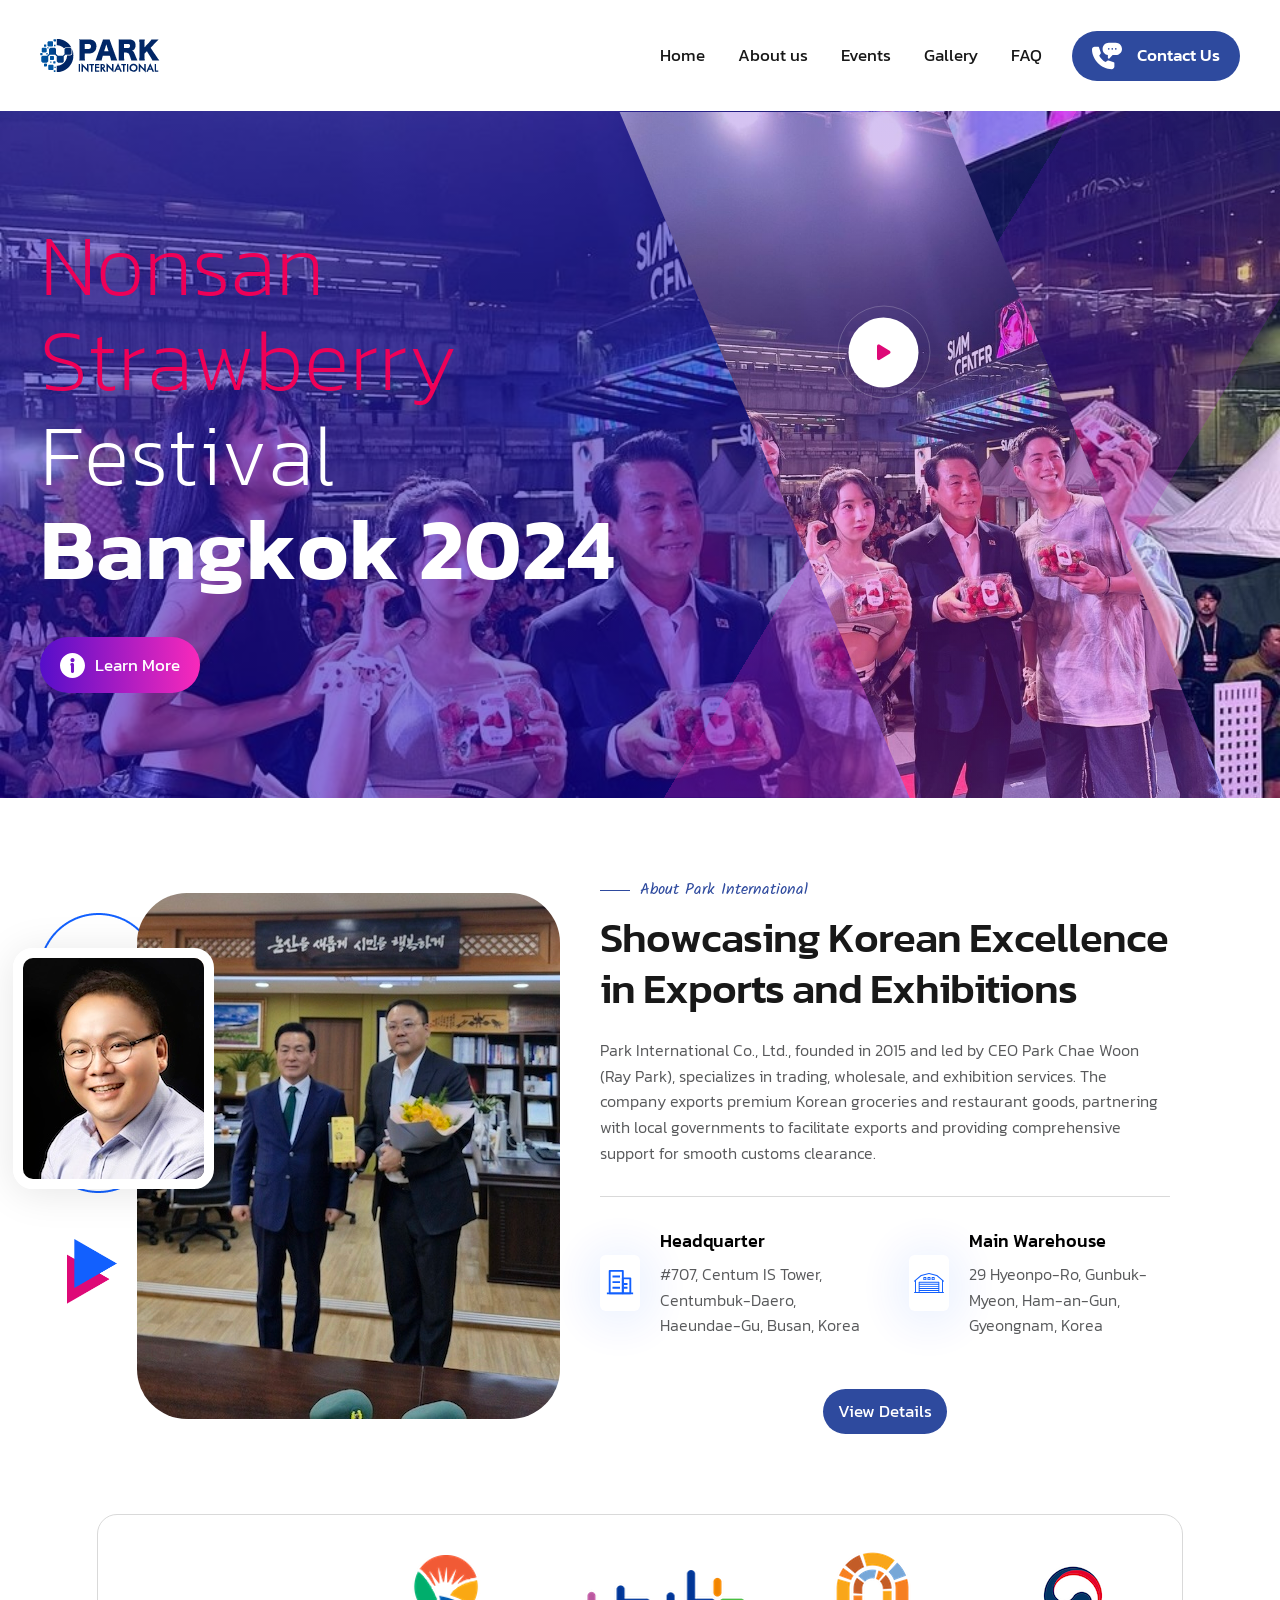
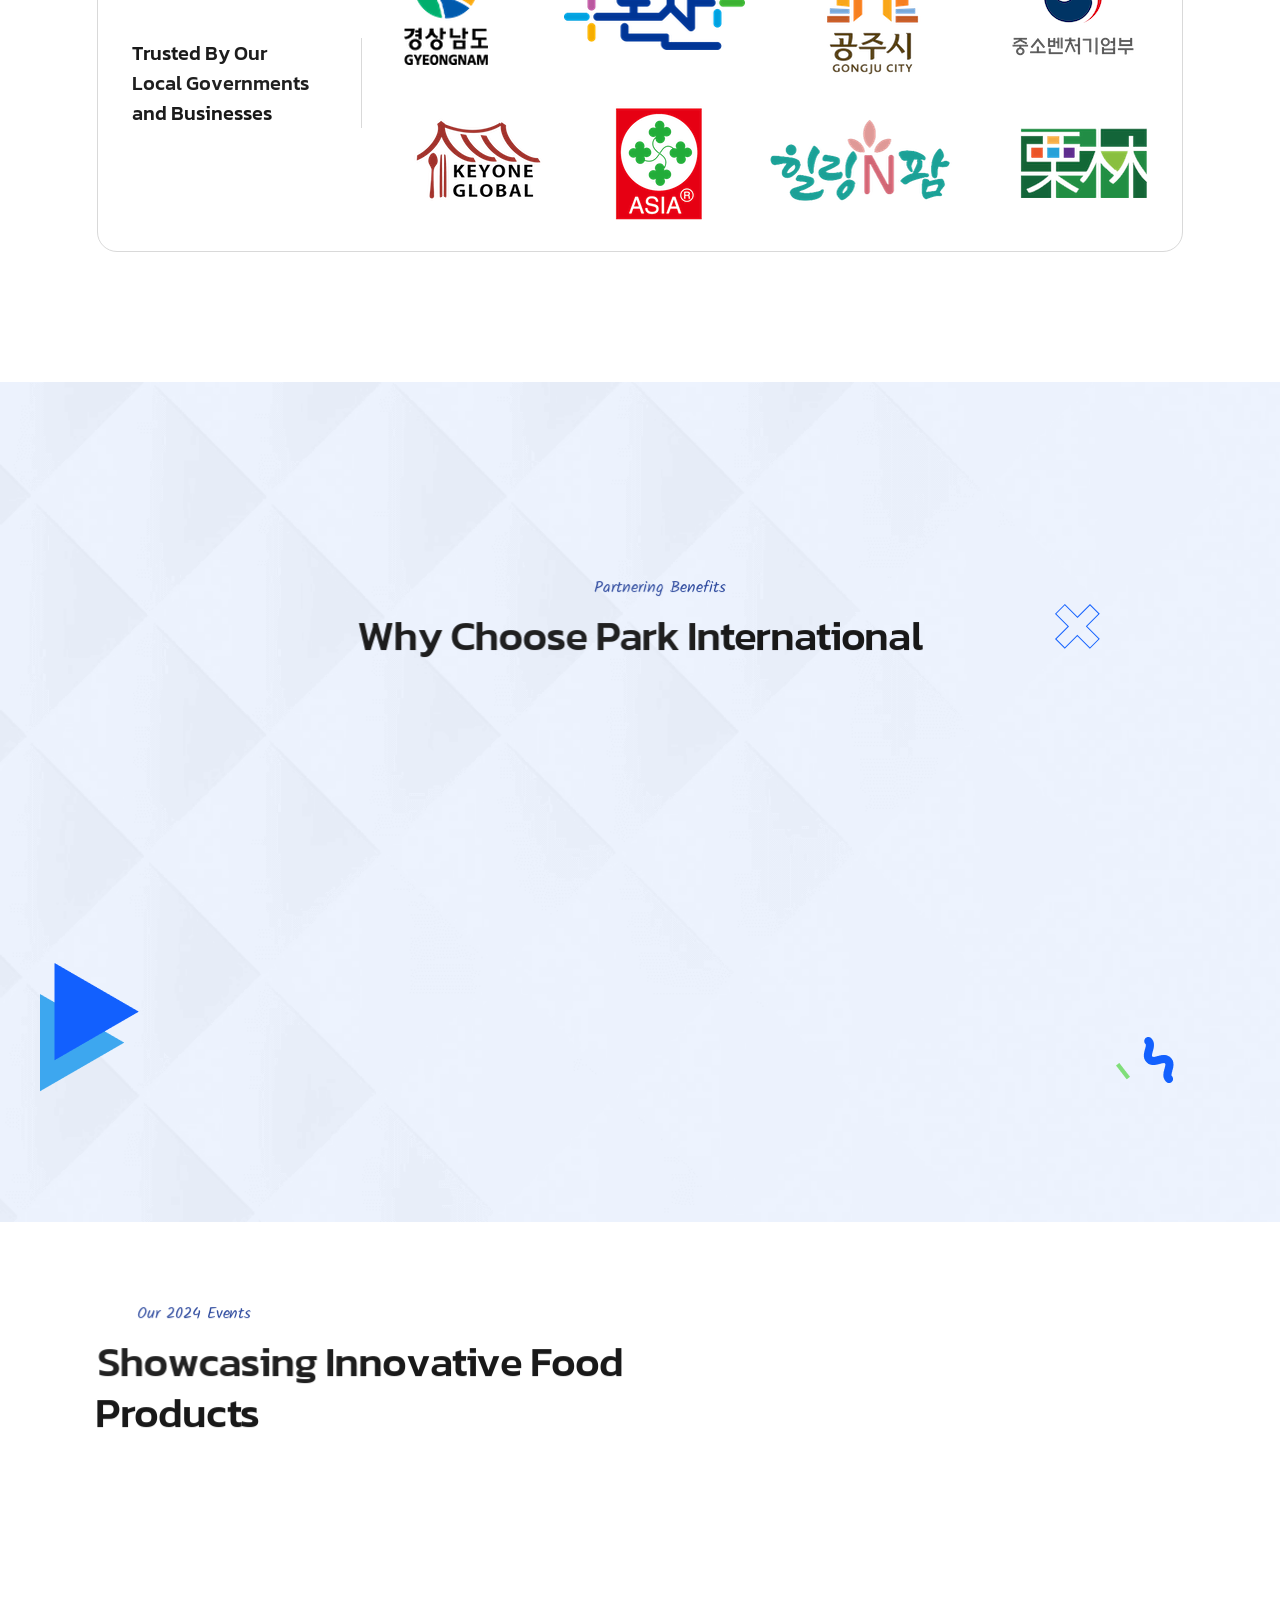
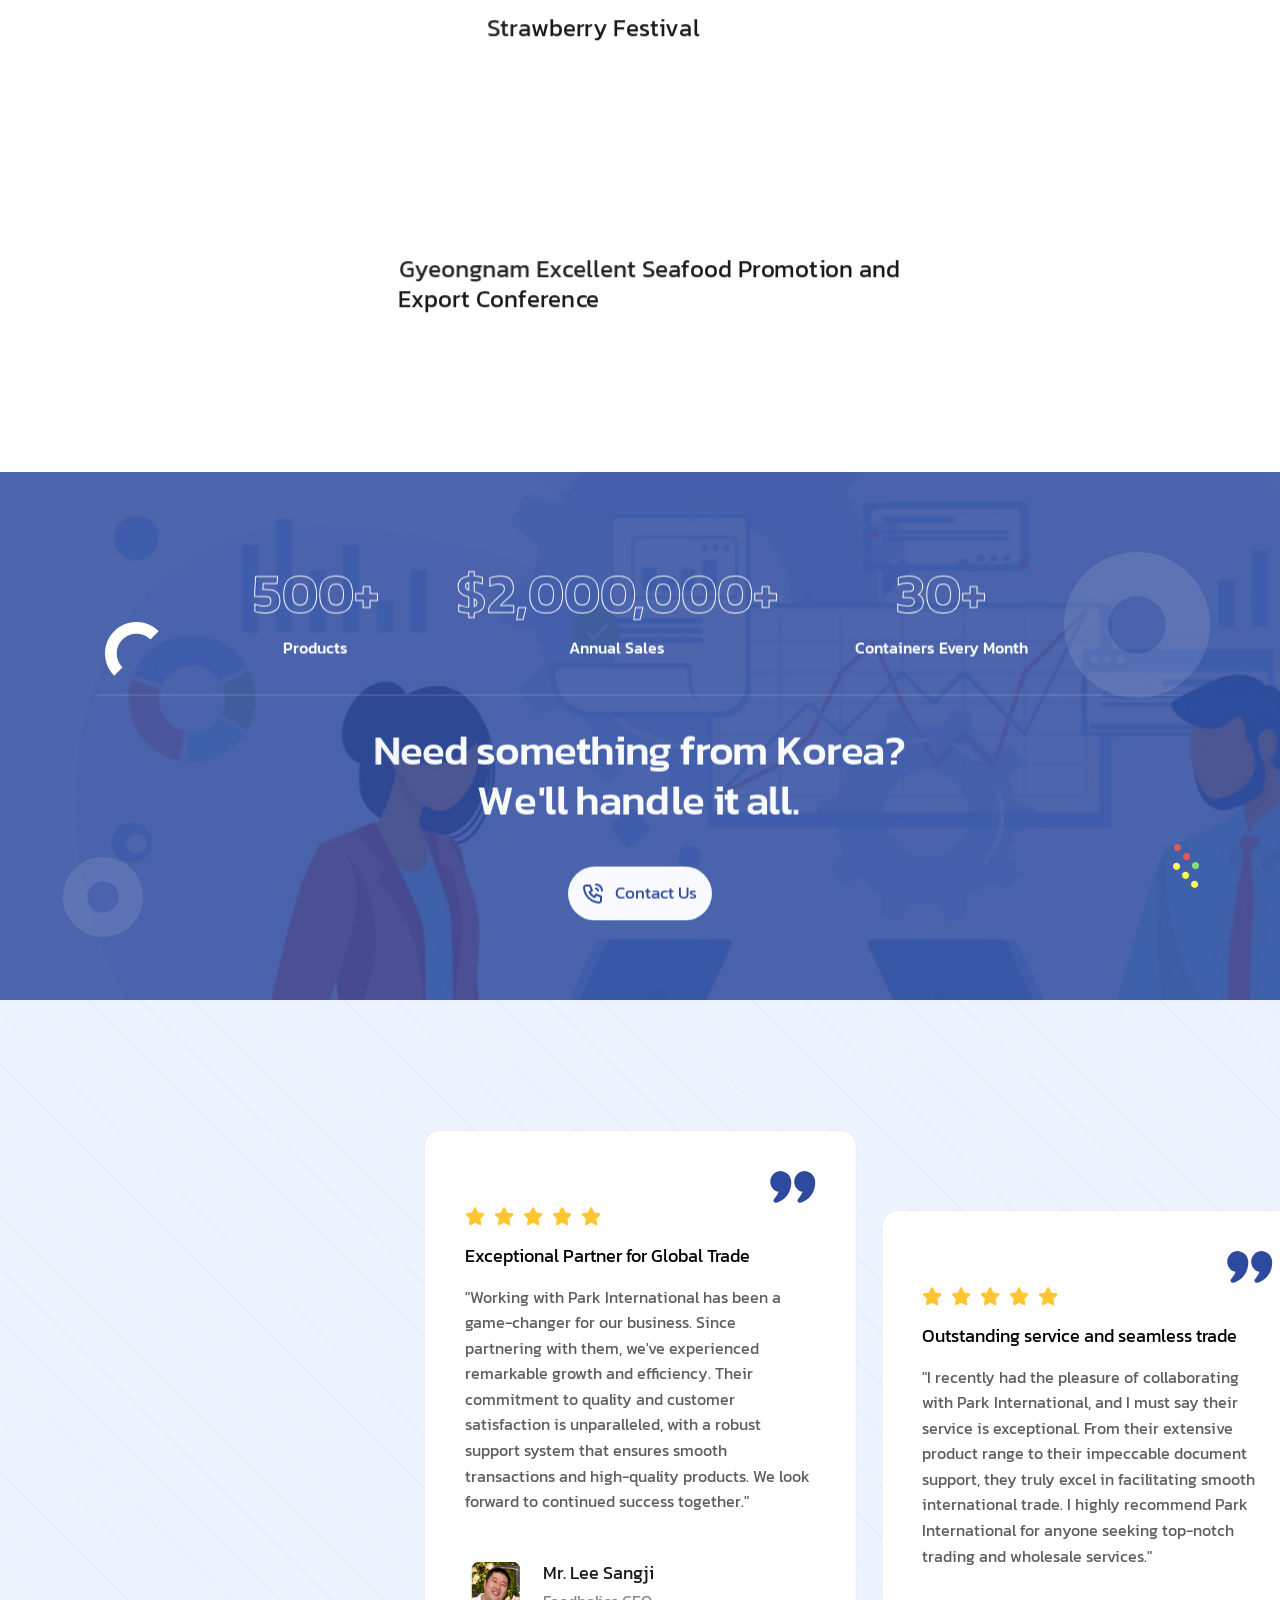
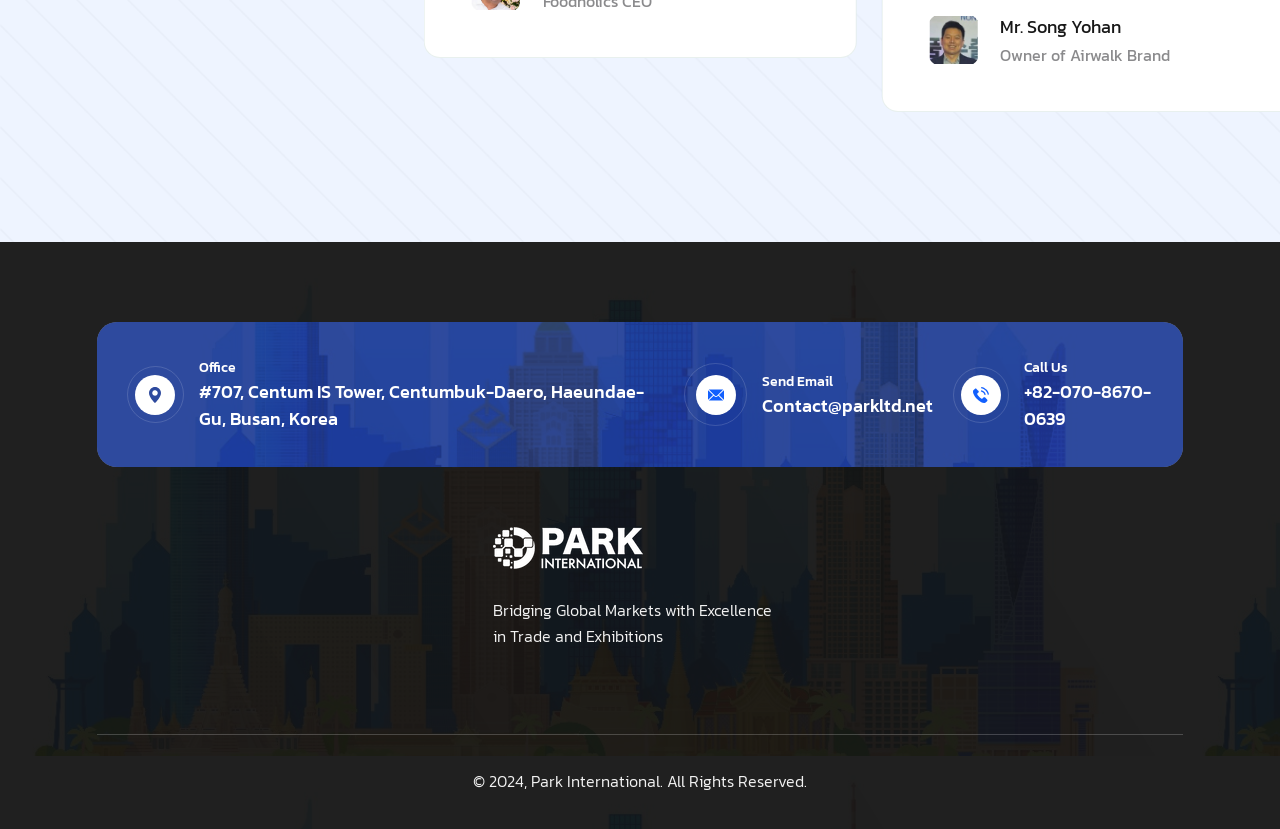
<file: index.html>
<!doctype html>
<html>

<head>
    <meta charset="UTF-8" />
    <meta name="viewport" content="width=device-width, initial-scale=1.0" />
    <link rel="stylesheet" href="assets/vendor/font-awesome/all.min.css" />
    <link rel="stylesheet" href="assets/vendor/swiper/swiper-bundle.min.css" />
    <link rel="stylesheet" href="assets/vendor/splide/splide.min.css" />
    <link rel="stylesheet" href="assets/vendor/slim-select/slimselect.css" />
    <title>Park International</title>

    <!-- tailwind css -->
    <link href="src/output.css" rel="stylesheet" />

    <!-- custom css -->
    <link href="assets/css/style.css" rel="stylesheet" />
</head>

<body>
    <!-- overlay -->
    <div class="et-overlay group">
        <div class="opacity-0 pointer-events-none group-[.active]:opacity-100 group-[.active]:pointer-events-auto transition ease-linear duration-300  bg-etBlack/80 fixed inset-0 z-[60]"></div>
    </div>
    <!-- overlay -->

    <!-- sidebar -->
    <div class="et-sidebar group">
        <div class=" group-[.active]:translate-x-0 translate-x-[100%] transition-transform ease-linear duration-300 fixed right-0 w-full max-w-[25%] xl:max-w-[30%] lg:max-w-[40%] md:max-w-[50%] sm:max-w-[60%] xxs:max-w-full bg-[#18377e] h-full z-[100] overflow-auto p-[50px] lg:p-[30px] space-y-[40px]">
            <!-- heading -->
            <div class="et-sidebar-heading">
                <div class="logo flex justify-between items-center">
                    <a href="index.html"><img src="assets/img/parkintlogo-white.png" alt="logo"></a>

                    <button type="button" class="et-sidebar-close-btn border border-white/50 w-[45px] aspect-square shrink-0 text-white text-[22px] rounded-full hover:text-etBlue hover:bg-white"><i class="fa-solid fa-xmark"></i></button>
                </div>
            </div>

            <!-- mobile menu -->
            <div class="et-header-nav-in-mobile"></div>
        </div>
    </div>

    <!-- HEADER SECTION START -->
    <header class="et-header et-3-header to-be-fixed relative py-[30px] xxs:py-[20px] top-0 w-full px-[155px] xxxl:px-[100px] xxl:px-[40px] xs:px-[20px] z-50">
        <div class="flex justify-between items-center">
            <!-- logo -->
            <div class="logo shrink-0">
                <a href="index.html">
                    <img src="assets/img/parkintlogo.png" alt="logo">
                </a>
            </div>

            <div class="et-header-right flex items-center gap-[60px] xl:gap-[30px]">
                <div class="to-go-to-sidebar-in-mobile flex md:flex-col md:items-start items-center gap-[100px] xl:gap-[30px] md:gap-y-[15px]">
                    <!-- nav -->
                    <ul class="et-header-nav et-3-header-nav flex md:flex-col gap-x-[43px] xl:gap-x-[33px] font-kanit text-[17px] font-normal">
                        <li><a href="index.html">Home</a></li>
                        <li><a href="about.html">About us</a></li>
                        <li class="has-sub-menu relative">
                            <a role="button">Events</a>

                            <ul class="et-header-submenu">
                                <li><a href="events.html">All Events</a></li>
                                <li><a href="bangkok-strawberry-festival-2024.html">Nonsan Strawberry Festival</a></li>
                                <li><a href="gyeongnam-seafood-conference-2024.html">Gyeongnam Seafood Conference</a></li>
                            </ul>
                        </li>

                        <li class="has-sub-menu relative">
                            <a role="button">Gallery</a>

                            <ul class="et-header-submenu">
                                <li><a href="bangkok-strawberry-festival-gallery-2024.html">Nonsan Strawberry Festival</a></li>
                                <li><a href="gyeongnam-seafood-conference-gallery.html">Gyeongnam Seafood Conference</a></li>
                            </ul>
                        </li>
                        <li><a href="faq.html">FAQ</a></li>
                    </ul>

                    <!-- button -->
                    <a href="contact.html" class="et-contact-btn bg-etBlue flex items-center justify-center gap-x-[15px] h-[50px] px-[20px] text-white font-medium text-[17px] rounded-full group">
                        <span class="icon">
                            <svg width="30" height="28" viewBox="0 0 30 28" fill="none" xmlns="http://www.w3.org/2000/svg">
                                <path d="M23.7891 0.816406H16.7578C13.3658 0.816406 10.6055 3.5767 10.6055 6.96875C10.6055 10.063 12.9015 12.631 15.8789 13.0585V15.7578C15.8788 15.9317 15.9303 16.1016 16.0268 16.2462C16.1234 16.3907 16.2607 16.5033 16.4214 16.5697C16.7456 16.705 17.1258 16.6325 17.3793 16.3792L20.6374 13.1211H23.7891C27.1811 13.1211 30 10.3608 30 6.96875C30 3.5767 27.1811 0.816406 23.7891 0.816406ZM16.7578 7.84754C16.2723 7.84754 15.8789 7.45402 15.8789 6.96863C15.8789 6.48324 16.2723 6.08973 16.7578 6.08973C17.2432 6.08973 17.6367 6.48324 17.6367 6.96863C17.6367 7.45402 17.2432 7.84754 16.7578 7.84754ZM20.2734 7.84754C19.7879 7.84754 19.3945 7.45402 19.3945 6.96863C19.3945 6.48324 19.7879 6.08973 20.2734 6.08973C20.7588 6.08973 21.1523 6.48324 21.1523 6.96863C21.1523 7.45402 20.7588 7.84754 20.2734 7.84754ZM23.7891 7.84754C23.3036 7.84754 22.9102 7.45402 22.9102 6.96863C22.9102 6.48324 23.3036 6.08973 23.7891 6.08973C24.2745 6.08973 24.668 6.48324 24.668 6.96863C24.668 7.45402 24.2745 7.84754 23.7891 7.84754Z" fill="white"/>
                                <path d="M19.7461 27.1836C21.2 27.1836 22.3828 26.0008 22.3828 24.5469V21.0312C22.3828 20.6527 22.1408 20.3171 21.782 20.1978L16.5209 18.44C16.2634 18.3533 15.9819 18.3928 15.7553 18.5421L13.5186 20.033C11.1496 18.9035 8.33871 16.0925 7.20914 13.7236L8.7 11.4868C8.77415 11.3754 8.82189 11.2485 8.83958 11.1158C8.85728 10.9831 8.84447 10.8482 8.80213 10.7212L7.04432 5.46014C6.98611 5.28516 6.87428 5.13295 6.72469 5.02512C6.5751 4.91728 6.39534 4.85929 6.21094 4.85938H2.63672C1.18277 4.85938 0 6.02979 0 7.48373C0 17.61 9.6198 27.1836 19.7461 27.1836Z" fill="white"/>
                                </svg>
                        </span>
                        Contact Us</a>
                </div>

                <!-- mobile menu button -->
                <button type="button" class="et-mobile-menu-open-btn hidden md:inline-block bg-etBlue rounded-full w-[50px] aspect-square text-white text-[18px] hover:bg-etBlue"><i class="fa-solid fa-bars"></i></button>
            </div>
        </div>
    </header>
    <!-- HEADER SECTION END -->


    <main>
        <!-- BANNER SECTION START -->
        <section class="et-3-banner relative bg-etBlue">
            <div class="bg-no-repeat bg-cover bg-[url('../assets/img/banner-3-bg.jpg')] bg-center pt-[clamp(80px,8.3vw,160px)] pb-[clamp(80px,8.2vw,158px)] md:pb-0 text-white relative overflow-hidden z-[1] before:content-normal before:absolute before:inset-0 before:opacity-50 before:bg-gradient-to-r before:from-[#1900B1] before:from-[56%] before:to-black/0 before:-z-[1]">
                <div class="mx-[24.7em] xxxl:mx-[15.7em] xxl:mx-[40px] xs:mx-[12px]">
                    <div class="flex md:flex-col items-center justify-between gap-x-[30px] gap-y-[40px] md:grid-cols-1">
                        <div class="left relative z-[20] w-[60%] shrink-0 md:w-full">
                            <h6 class="font-extralight text-[clamp(32px,6.75vw,130px)] leading-[1.1] mb-[3px] anim-text"><span class="text-[#EF0157]">Nonsan Strawberry</span> Festival</h6>
                            <h1 class="text-[clamp(42px,6.8vw,130px)] font-semibold leading-[1] mb-[55px] xl:mb-[45px] md:mb-[35px] xs:mb-[25px] anim-text">Bangkok 2024</h1>
                            <a href="bangkok-strawberry-festival-2024.html" class="et-3-btn rounded-full">
                                <span class="icon">
                                    <svg fill="white" height="25" width="25" version="1.1" id="Capa_1" xmlns="http://www.w3.org/2000/svg" xmlns:xlink="http://www.w3.org/1999/xlink" 
                                        viewBox="0 0 612 612" xml:space="preserve">
                                        <g>
                                            <path d="M306.001,0C137.002,0,0,137.001,0,305.999C0,474.999,137.001,612,306.001,612S612,474.999,612,305.999
                                                C612,137.001,474.999,0,306.001,0z M343.217,450.638c0,20.553-16.663,37.216-37.216,37.216c-20.555,0-37.216-16.661-37.216-37.216
                                                V313.289c-10.067-6.66-16.709-18.087-16.709-31.062c0-20.553,16.663-37.216,37.216-37.216h16.709
                                                c20.553,0,37.216,16.663,37.216,37.216V450.638z M306.001,224.214c-27.406,0-49.622-22.215-49.622-49.62
                                                s22.216-49.622,49.622-49.622c27.402,0,49.622,22.216,49.622,49.622S333.403,224.214,306.001,224.214z"/>
                                        </g>
                                    </svg>
                                </span>
                                Learn More</a>
                        </div>

                        <!-- banner right -->
                        <div class="et-banner-3-clipped shrink-0 absolute md:relative z-[1] right-0 h-full before:absolute before:inset-0 before:z-[0] before:pointer-events-none before:bg-gradient-to-b before:from-[#550ECA] before:to-[#F929BB] before:opacity-25">
                            <img src="assets/img/KpopNonsan.jpg" alt="image" class="h-full">

                            <!-- video button -->
                            <a href="https://www.youtube.com/watch?v=94YlX2ngUHw" data-fslightbox="banner-video-1" class="absolute top-[35%] left-[40%] -translate-x-1/2 -translate-y-1/2 w-[93px] aspect-square rounded-full border border-white/20 flex justify-center items-center text-etPink z-[2] text-[18px] before:absolute before:w-[70px] before:h-[70px] before:bg-white before:rounded-full before:-z-[1] before:transition before:duration-[400ms] hover:text-white hover:before:bg-etPink hover:border-etPink"><i class="fa-solid fa-play"></i></a>
                        </div>
                    </div>
                </div>

                <!-- vector -->
                <div class="et-3-banner-vector bg-gradient-to-b from-[#550ECA] to-[#F929BB] opacity-25 absolute h-full w-[24.7%] top-0 left-1/2 z-[0] -skew-x-[31deg] pointer-events-none"></div>
            </div>
        </section>
        <!-- BANNER SECTION END -->


        <!-- ABOUT SECTION START -->
        <section class="et-about py-[130px] xl:py-[80px] md:py-[60px] overflow-hidden relative">
            <div class="container mx-auto max-w-[calc(100%-39.1vw)] xxxl:max-w-[calc(100%-350px)] xl:max-w-[calc(100%-170px)] px-[12px] lg:max-w-full">
                <div class="flex items-center md:flex-wrap gap-x-[60px] xl:gap-x-[40px] lg:gap-x-[30px] gap-y-[40px] sm:gap-y-[40px] lg:justify-center">
                    <!-- left -->
                    <div class="et-about-img relative z-[1] md:w-auto shrink-0 max-w-full ml-[40px] md:mr-0 xs:mx-auto">
                        <img src="assets/img/NonsanAward.jpeg" alt="image" class="shrink-0 rounded-[50px]" />
                        <img src="assets/img/CEOprofile.jpeg" alt="image" class="et-about-floating-img absolute top-[55px] -left-[124px] shrink-0 rounded-[20px] border-white border-[10px] shadow-[0_4px_40px_0_rgba(0,0,0,0.1)] xs:hidden" />

                        <!-- vectors -->
                        <div class="et-about-vectors">
                            <img src="assets/img/about-img-vector-4.png" alt="vector" class="et-about-vector-1 absolute -left-[98px] top-[20px] -z-[1] xxs:hidden" />
                            <img src="assets/img/team-vector.png" alt="vector" class="et-about-vector-2 w-[50px] absolute -left-[70px] bottom-[115px] -z-[1] !animate-none" />
                        </div>
                    </div>

                    <!-- right -->
                    <div class="et-about__txt max-w-[570px] grow">
                        <h6 class="et-section-sub-title anim-text">About Park International</h6>
                        <h2 class="et-section-title mb-[24px] md:mb-[19px] anim-text">Showcasing Korean Excellence in Exports and Exhibitions
                        </h2>

                        <p class="mb-[30px] text-[16px] font-light text-etGray md:mb-[30px] rev-slide-up">
                            Park International Co., Ltd., founded in 2015 and led by CEO Park Chae Woon (Ray Park), specializes in trading, wholesale, and exhibition services. The company exports premium Korean groceries and restaurant goods, partnering with local governments to facilitate exports and providing comprehensive support for smooth customs clearance.                        </p>

                        <!-- about infos -->
                        <div class="flex xs:flex-col gap-[30px] pt-[30px] border-t border-[#D9D9D9] mb-[50px] xxs:mb-[30px]">
                            <!-- single info -->
                            <div class="flex items-center gap-[20px] rev-slide-up">
                                <div class="shrink-0 h-[56px] w-[56px] rounded-[6px] shadow-[0_4px_50px_10px_rgba(18,96,254,0.10)] flex items-center justify-center">
                                    <svg width="30" height="40" viewBox="0 0 1024 1024" class="icon" xmlns="http://www.w3.org/2000/svg">
                                        <path fill="#1260FE" d="M192 128v704h384V128H192zm-32-64h448a32 32 0 0132 32v768a32 32 0 01-32 32H160a32 32 0 01-32-32V96a32 32 0 0132-32z"/>
                                        <path fill="#1260FE" d="M256 256h256v64H256v-64zm0 192h256v64H256v-64zm0 192h256v64H256v-64zm384-128h128v64H640v-64zm0 128h128v64H640v-64zM64 832h896v64H64v-64z"/>
                                        <path fill="#1260FE" d="M640 384v448h192V384H640zm-32-64h256a32 32 0 0132 32v512a32 32 0 01-32 32H608a32 32 0 01-32-32V352a32 32 0 0132-32z"/>
                                    </svg>
                                </div>

                                <!-- txt -->
                                <div>
                                    <h6 class="font-medium text-[18px] text-black mb-[8px]">Headquarter</h6>
                                    <p class="text-[16px] font-light text-etGray">#707, Centum IS Tower, Centumbuk-Daero, Haeundae-Gu, Busan, Korea</p>
                                </div>
                            </div>

                            <div class="flex items-center gap-[20px] rev-slide-up">
                                <div class="shrink-0 h-[56px] w-[56px] rounded-[6px] shadow-[0_4px_50px_10px_rgba(18,96,254,0.10)] flex items-center justify-center">
                                    <svg width="30" height="50" fill="#000000" height="800px" width="800px" version="1.1" id="Capa_1" xmlns="http://www.w3.org/2000/svg" xmlns:xlink="http://www.w3.org/1999/xlink" 
                                        viewBox="0 0 463 463" xml:space="preserve">
                                        <g>
                                            <path fill="#1260FE" d="M455.5,372H447V206.133l3.655,3.093c1.409,1.192,3.129,1.774,4.841,1.774c2.13,0,4.246-0.902,5.729-2.655
                                                c2.675-3.162,2.281-7.895-0.881-10.57l-104-88c-0.847-0.716-1.841-1.235-2.912-1.521l-120-32c-1.267-0.338-2.599-0.338-3.865,0
                                                l-120,32c-1.071,0.286-2.065,0.805-2.912,1.521l-104,88c-3.162,2.676-3.556,7.408-0.881,10.57c2.676,3.162,7.408,3.558,10.57,0.881
                                                L16,206.133V372H7.5c-4.142,0-7.5,3.358-7.5,7.5s3.358,7.5,7.5,7.5h448c4.142,0,7.5-3.358,7.5-7.5S459.642,372,455.5,372z
                                                M30.759,193.644l84.3-71.331L231.5,91.262l116.441,31.051l84.3,71.331c-0.152,0.595-0.241,1.214-0.241,1.856V372h-41V219.5
                                                c0-4.142-3.358-7.5-7.5-7.5h-304c-4.142,0-7.5,3.358-7.5,7.5V372H31V195.5C31,194.858,30.911,194.239,30.759,193.644z M376,276H87
                                                v-17h289V276z M87,291h289v17H87V291z M376,244H87v-17h289V244z M87,323h289v17H87V323z M87,372v-17h289v17H87z"/>
                                            <path fill="#1260FE" d="M215.5,187h32c4.142,0,7.5-3.358,7.5-7.5v-32c0-4.142-3.358-7.5-7.5-7.5h-32c-4.142,0-7.5,3.358-7.5,7.5v32
                                                C208,183.642,211.358,187,215.5,187z M223,155h17v17h-17V155z"/>
                                            <path fill="#1260FE" d="M151.5,187h32c4.142,0,7.5-3.358,7.5-7.5v-32c0-4.142-3.358-7.5-7.5-7.5h-32c-4.142,0-7.5,3.358-7.5,7.5v32
                                                C144,183.642,147.358,187,151.5,187z M159,155h17v17h-17V155z"/>
                                            <path fill="#1260FE" d="M279.5,187h32c4.142,0,7.5-3.358,7.5-7.5v-32c0-4.142-3.358-7.5-7.5-7.5h-32c-4.142,0-7.5,3.358-7.5,7.5v32
                                                C272,183.642,275.358,187,279.5,187z M287,155h17v17h-17V155z"/>
                                        </g>
                                    </svg>
                                </div>

                                <!-- txt -->
                                <div>
                                    <h6 class="font-medium text-[18px] text-black mb-[8px]">Main Warehouse</h6>
                                    <p class="text-[16px] font-light text-etGray">29 Hyeonpo-Ro, Gunbuk-Myeon, Ham-an-Gun, Gyeongnam, Korea</p>
                                </div>
                            </div>

                            
                        </div>

                        <div class="flex flex-wrap justify-center gap-x-[30px] gap-y-[16px] rev-slide-up">
                            <a href="about.html" class="et-btn bg-etBlue inline-flex items-center justify-center gap-x-[13px] h-[45px] px-[15px] text-white font-normal text-[17px] rounded-full hover:!bg-black hover:!text-white">View Details</a>
                        </div>
                    </div>
                </div>
            </div>
        </section>
        <!-- ABOUT SECTION END -->

        <!-- SPONSORS & CTA SECTION START -->
        <section class="container mx-auto max-w-[calc(100%-37.1vw)] xxxl:max-w-[calc(100%-350px)] xl:max-w-[calc(100%-170px)] px-[12px] lg:max-w-full">
            <!-- sponsors -->
            <div class="flex items-center md:flex-col gap-x-[42px] gap-y-[25px] border border-[#D9D9D9] rounded-[20px] py-[30px] xxs:py-[20px] px-[34px] xxs:px-[16px] mb-[130px] lg:mb-[80px] md:mb-[60px]">
                <!-- left -->
                <div class="flex xxs:flex-wrap items-end gap-[40px] xxs:gap-x-[10px] gap-y-[10px] pr-[42px] md:pr-0 border-r md:border-r-0 border-[#D9D9D9] max-w-[230px] md:max-w-full shrink-0">
                    <h5 class="font-medium text-[20px] text-etBlack anim-text">Trusted By Our Local Governments and Businesses</h5>
                </div>

                <!-- right -->
                <div class="flex flex-wrap items-center justify-between md:justify-center gap-[30px] md:gap-[50px] w-full xxs:*:w-[40%]">
                    <!-- single sponsor -->
                    <a href="https://www.gyeongnam.go.kr/index.gyeong" target="_blank" rel="noopener noreferrer" class="group">
                        <img src="assets/img/gyeongnamlogo.png">
                    </a>

                    <!-- single sponsor -->
                    <a href="https://nonsan.go.kr/" target="_blank" rel="noopener noreferrer" class="group">
                        <img src="assets/img/nonsanlogo.png">
                    </a>

                    <!-- single sponsor -->
                    <a href="https://www.gongju.go.kr/" target="_blank" rel="noopener noreferrer" class="group">
                        <img src="assets/img/gongjulogo.png">
                    </a>

                    <!-- single sponsor -->
                    <a href="https://www.mss.go.kr/site/eng/main.do" target="_blank" rel="noopener noreferrer" class="group">
                        <img src="assets/img/ministrylogo.png">
                    </a>
                    
                    <!-- single sponsor -->
                    
                        <img src="assets/img/keyonelogo.png">
                    

                    <!-- single sponsor -->
                    <a href="http://www.foodasia.co.kr/" target="_blank" rel="noopener noreferrer" class="group">
                        <img src="assets/img/asiafoodlogo.png">
                    </a>

                    <!-- single sponsor -->
                    <a href="https://gagopahealingfood.co.kr/" target="_blank" rel="noopener noreferrer" class="group">
                        <img src="assets/img/hallinglogo.png">
                    </a>

                    <!-- single sponsor -->
                    <a href="https://www.altori.co.kr/" target="_blank" rel="noopener noreferrer" class="group">
                        <img src="assets/img/yulimlogo.png">
                    </a>
                    
                </div>
            </div>
        </section>
        <!-- SPONSORS & CTA SECTION END -->

        <!-- FEATURES SECTION STAR -->
        <div class="bg-[#EEF4FF] relative z-[1] after:absolute after:inset-0 after:bg-[url(../assets/img/features-bg.png)] after:bg-no-repeat after:bg-cover after:-z-[2] after:mix-blend-multiply after:pointer-events-none pb-[130px] xl:pb-[80px] md:pb-[60px] pt-[244px] xl:pt-[194px] md:pt-[174px]">
            <div class="container mx-auto max-w-[calc(100%-37.1vw)] xxxl:max-w-[calc(100%-350px)] xl:max-w-[calc(100%-170px)] px-[12px] lg:max-w-full rev-slide-up">
                <!-- heading -->
                <div class="text-center mb-[52px]">
                    <h6 class="et-section-sub-title anim-text">Partnering Benefits</h6>
                    <h2 class="et-section-title anim-text">Why Choose Park International</h2>
                </div>

                <!-- cards -->
                <div class="grid grid-cols-4 md:grid-cols-3 sm:grid-cols-2 xxs:grid-cols-1 gap-[30px] lg:gap-[20px]">
                    <!-- single card -->
                    <div class="rounded-[20px] bg-white overflow-hidden group">
                        <!-- icon -->
                        <div class="w-[146px] aspect-square border-[20px] bg-etBlue border-[#EDF3FE] rounded-full rounded-tr-none ml-auto flex items-center justify-center">
                            <img src="assets/img/world-svgrepo-com.svg" alt="Feature icon" class="transition duration-[0.4s] group-hover:-scale-x-100">
                        </div>

                        <!-- text -->
                        <div class="px-[30px] xxl:px-[20px] py-[23px] xxl:py-[18px]">
                            <h5 class="font-medium text-[20px] text-etBlack mb-[8px]"><a href="#" class="hover:text-etBlue">International Presence</a></h5>
                            <p class="font-light text-etGray text-[16px]">Our extensive network in countries like Thailand, Vietnam, Mexico, Malaysia, Malta, and the U.S.A. enables seamless access to diverse markets.</p>
                        </div>
                    </div>

                    <!-- single card -->
                    <div class="rounded-[20px] bg-white overflow-hidden group">
                        <!-- icon -->
                        <div class="w-[146px] aspect-square border-[20px] bg-etBlue border-[#EDF3FE] rounded-full rounded-tr-none ml-auto flex items-center justify-center">
                            <img src="assets/img/grocery-delivery-truck-svgrepo-com.svg" alt="Feature icon" class="transition duration-[0.4s] group-hover:-scale-x-100">
                        </div>

                        <!-- text -->
                        <div class="px-[30px] xxl:px-[20px] py-[23px] xxl:py-[18px]">
                            <h5 class="font-medium text-[20px] text-etBlack mb-[8px]"><a href="#" class="hover:text-etBlue">Efficient Supply Chain</a></h5>
                            <p class="font-light text-etGray text-[16px]">We offer robust logistics solutions, including temperature-controlled storage, ensuring optimal product quality and timely delivery.</p>
                        </div>
                    </div>

                    <!-- single card -->
                    <div class="rounded-[20px] bg-white overflow-hidden group">
                        <!-- icon -->
                        <div class="w-[146px] aspect-square border-[20px] bg-etBlue border-[#EDF3FE] rounded-full rounded-tr-none ml-auto flex items-center justify-center">
                            <img src="assets/img/supplies-basket-groceries-shopping-basket-full-svgrepo-com.svg" alt="Feature icon" class="transition duration-[0.4s] group-hover:-scale-x-100">
                        </div>

                        <!-- text -->
                        <div class="px-[30px] xxl:px-[20px] py-[23px] xxl:py-[18px]">
                            <h5 class="font-medium text-[20px] text-etBlack mb-[8px]"><a href="#" class="hover:text-etBlue">Diverse Product Offerings</a></h5>
                            <p class="font-light text-etGray text-[16px]">With diverse product offerings, including OEM and ODM services, we provide customized solutions to meet your specific needs efficiently and effectively.</p>
                        </div>
                    </div>

                    <!-- single card -->
                    <div class="rounded-[20px] bg-white overflow-hidden group">
                        <!-- icon -->
                        <div class="w-[146px] aspect-square border-[20px] bg-etBlue border-[#EDF3FE] rounded-full rounded-tr-none ml-auto flex items-center justify-center">
                            <img src="assets/img/documentation-document-svgrepo-com.svg" alt="Feature icon" class="transition duration-[0.4s] group-hover:-scale-x-100">
                        </div>

                        <!-- text -->
                        <div class="px-[30px] xxl:px-[20px] py-[23px] xxl:py-[18px]">
                            <h5 class="font-medium text-[20px] text-etBlack mb-[8px]"><a href="#" class="hover:text-etBlue">Partnerships and Compliance</a></h5>
                            <p class="font-light text-etGray text-[16px]">Our strong ties with local governments and manufacturers, along with comprehensive document support, ensure smooth operations and regulatory compliance.</p>
                        </div>
                    </div>
                </div>
            </div>

            <!-- vectors -->
            <div class="md:hidden">
                <img src="assets/img/features-vector-1.png" alt="vector" class="pointer-events-none absolute bottom-[130px] left-[40px] -z-[1]">
                <img src="assets/img/features-vector-2.png" alt="vector" class="pointer-events-none absolute top-[222px] right-[180px] -z-[1]">
                <img src="assets/img/features-vector-3.png" alt="vector" class="pointer-events-none absolute bottom-[138px] right-[106px] -z-[1]">
            </div>
        </div>
        <!-- FEATURES SECTION end -->


        <!-- EVENT SCHEDULE SECTION START -->
        <section class="et-schedules py-[130px] xl:py-[80px] md:py-[60px]">
            <div class="container mx-auto max-w-[calc(100%-37.1vw)] xxxl:max-w-[calc(100%-350px)] xl:max-w-[calc(100%-170px)] px-[12px] lg:max-w-full rev-slide-up">
                <!-- heading -->
                <div class="et-schedule-heading flex sm:flex-col justify-between items-center pb-[31px] mb-[40px] gap-[15px] border-b border-[#D9D9D9]">
                    <div class="left xs:text-center max-w-[50%] sm:max-w-full">
                        <h6 class="et-section-sub-title anim-text">Our 2024 Events</h6>
                        <h2 class="et-section-title anim-text">Showcasing Innovative Food Products</h2>
                    </div>

                    <div class="right">
                        <div class="et-schedules-tab-navs bg-[#EDF3FE] px-[12px] py-[14px] flex flex-w gap-[16px] sm:gap-[12px] rounded-full">
                            <button data-tab="tab1" class="tab-nav bg-etBlack rounded-full px-[20px] py-[3px] text-[16px] font-medium text-white hover:bg-etBlue active">2024</button>

                            <!-- <button data-tab="tab2" class="tab-nav bg-etBlack rounded-full px-[20px] py-[3px] text-[16px] font-medium text-white hover:bg-etBlue">Day 02</button>

                            <button data-tab="tab3" class="tab-nav bg-etBlack rounded-full px-[20px] py-[3px] text-[16px] font-medium text-white hover:bg-etBlue">Day 03</button> -->
                        </div>
                    </div>
                </div>

                <!-- events -->
                <div class="et-schedules-tab-container">
                    <div id="tab1" class="et-tab active">
                        <div class="all-scheduled-events space-y-[30px]">
                            <!-- single schedule -->
                            <div class="et-schedule flex md:flex-wrap gap-x-[30px] gap-y-[20px] justify-between rev-slide-up">
                                <!-- img -->
                                <div class="w-[270px] h-[226px] shadow-[0_4px_60px_rgba(18,96,254,0.12)] shrink-0 rounded-[20px] overflow-hidden"><img src="assets/img/Mayors.jpg" alt="scehduled-event-cover"></div>

                                <!-- text -->
                                <div class="px-[37px] sm:px-[22px] py-[30px] shadow-[0_4px_60px_rgba(18,96,254,0.12)] w-full rounded-[20px] flex gap-y-[15px] xs:flex-col items-center xs:items-start">
                                    <div class="et-schedule__heading pr-[40px] sm:pr-[25px] xs:pr-0 mr-[40px] sm:mr-[25px] xs:mr-0 border-r xs:border-r-0 border-[#d9d9d9]">
                                        <!-- date & time -->
                                        <div class="et-schedule-date-time border border-[rgba(217,217,217,0.89)] py-[7px] px-[15px] rounded-full inline-flex xxs:w-full items-center justify-center gap-x-[24px] gap-y-[10px] mb-[10px] xxs:border-0 xxs:p-0 xxs:justify-start">
                                            <div class="date flex items-center gap-[10px]">
                                                <span class="icon">
                                                    <svg width="16" height="17" viewBox="0 0 16 17" fill="none" xmlns="http://www.w3.org/2000/svg">
                                                        <g clip-path="url(#clip0_2043_1443)">
                                                            <path d="M14.125 1.75H13.375V0.5H12.125V1.75H3.875V0.5H2.625V1.75H1.875C0.841125 1.75 0 2.59113 0 3.625V14.625C0 15.6589 0.841125 16.5 1.875 16.5H14.125C15.1589 16.5 16 15.6589 16 14.625V3.625C16 2.59113 15.1589 1.75 14.125 1.75ZM14.75 14.625C14.75 14.9696 14.4696 15.25 14.125 15.25H1.875C1.53038 15.25 1.25 14.9696 1.25 14.625V6.375H14.75V14.625ZM14.75 5.125H1.25V3.625C1.25 3.28038 1.53038 3 1.875 3H2.625V4.25H3.875V3H12.125V4.25H13.375V3H14.125C14.4696 3 14.75 3.28038 14.75 3.625V5.125Z" fill="var(--et-blue)" />
                                                            <path d="M3.625 7.6875H2.375V8.9375H3.625V7.6875Z" fill="var(--et-blue)" />
                                                            <path d="M6.125 7.6875H4.875V8.9375H6.125V7.6875Z" fill="var(--et-blue)" />
                                                            <path d="M8.625 7.6875H7.375V8.9375H8.625V7.6875Z" fill="var(--et-blue)" />
                                                            <path d="M11.125 7.6875H9.875V8.9375H11.125V7.6875Z" fill="var(--et-blue)" />
                                                            <path d="M13.625 7.6875H12.375V8.9375H13.625V7.6875Z" fill="var(--et-blue)" />
                                                            <path d="M3.625 10.1875H2.375V11.4375H3.625V10.1875Z" fill="var(--et-blue)" />
                                                            <path d="M6.125 10.1875H4.875V11.4375H6.125V10.1875Z" fill="var(--et-blue)" />
                                                            <path d="M8.625 10.1875H7.375V11.4375H8.625V10.1875Z" fill="var(--et-blue)" />
                                                            <path d="M11.125 10.1875H9.875V11.4375H11.125V10.1875Z" fill="var(--et-blue)" />
                                                            <path d="M3.625 12.6875H2.375V13.9375H3.625V12.6875Z" fill="var(--et-blue)" />
                                                            <path d="M6.125 12.6875H4.875V13.9375H6.125V12.6875Z" fill="var(--et-blue)" />
                                                            <path d="M8.625 12.6875H7.375V13.9375H8.625V12.6875Z" fill="var(--et-blue)" />
                                                            <path d="M11.125 12.6875H9.875V13.9375H11.125V12.6875Z" fill="var(--et-blue)" />
                                                            <path d="M13.625 10.1875H12.375V11.4375H13.625V10.1875Z" fill="var(--et-blue)" />
                                                        </g>
                                                    </svg>
                                                </span>

                                                <span class="text-etGray font-normal text-[16px]">14 - 20 February, 2024 </span>
                                            </div>

                                            <div class="time flex items-center gap-[10px] xxs:hidden">
                                                <span class="icon">
                                                    <svg width="16" height="17" viewBox="0 0 16 17" fill="none" xmlns="http://www.w3.org/2000/svg">
                                                        <path d="M10.8505 9.91291L8.61967 8.23979V4.8316C8.61967 4.48891 8.34266 4.21191 7.99998 4.21191C7.65729 4.21191 7.38029 4.48891 7.38029 4.8316V8.54966C7.38029 8.74485 7.47201 8.92892 7.62817 9.04541L10.1069 10.9044C10.2138 10.985 10.3441 11.0285 10.478 11.0284C10.667 11.0284 10.8529 10.9435 10.9744 10.7799C11.1802 10.5066 11.1244 10.118 10.8505 9.91291Z" fill="var(--et-blue)" />
                                                        <path d="M8 0.5C3.58853 0.5 0 4.08853 0 8.5C0 12.9115 3.58853 16.5 8 16.5C12.4115 16.5 16 12.9115 16 8.5C16 4.08853 12.4115 0.5 8 0.5ZM8 15.2607C4.27266 15.2607 1.23934 12.2273 1.23934 8.5C1.23934 4.77266 4.27266 1.73934 8 1.73934C11.728 1.73934 14.7607 4.77266 14.7607 8.5C14.7607 12.2273 11.7273 15.2607 8 15.2607Z" fill="var(--et-blue)" />
                                                    </svg>
                                                </span>

                                                <span class="text-etGray font-normal text-[16px]">8:00 AM – 10:00 PM </span>
                                            </div>
                                        </div>

                                        <!-- title -->
                                        <h3 class="et-schedule-title text-[24px] sm:text-[22px] font-regular text-etBlack leading-[1.25] mb-[16px] anim-text"><a href="bangkok-strawberry-festival-2024.html" class="hover:text-etBlue">Nonsan Strawberry Festival</a></h3>

                                        <!-- location -->
                                        <div class="et-schedule-loaction flex items-center gap-[12px]">
                                            <span class="icon">
                                                <svg width="12" height="16" viewBox="0 0 12 16" fill="none" xmlns="http://www.w3.org/2000/svg">
                                                    <path d="M5.99998 0C2.80482 0 0.205383 2.59944 0.205383 5.79456C0.205383 9.75981 5.39098 15.581 5.61176 15.8269C5.81913 16.0579 6.1812 16.0575 6.3882 15.8269C6.60898 15.581 11.7946 9.75981 11.7946 5.79456C11.7945 2.59944 9.1951 0 5.99998 0ZM5.99998 8.70997C4.39241 8.70997 3.0846 7.40212 3.0846 5.79456C3.0846 4.187 4.39245 2.87919 5.99998 2.87919C7.60751 2.87919 8.91532 4.18703 8.91532 5.79459C8.91532 7.40216 7.60751 8.70997 5.99998 8.70997Z" fill="var(--et-blue)" />
                                                </svg>
                                            </span>
                                            <h6 class="text-[16px] text-etGray">Siam Paragon 991/1 Rama I Rd, Pathum Wan, Bangkok 10330, Thailand</h6>
                                        </div>
                                    </div>

                                    <div class="flex shrink-0 xxl:flex-col flex-wrap items-center xxl:items-start gap-x-[30px] gap-y-[16px]">
                                        <a href="bangkok-strawberry-festival-2024.html" class="et-btn border border-etBlue text-etBlue inline-flex items-center justify-center gap-x-[13px] h-[45px] px-[15px] font-normal text-[17px] rounded-full hover:!bg-etBlue hover:!text-white w-[135px]">
                                            Learn More
                                        </a>
                                    </div>
                                </div>
                            </div>

                            <!-- single schedule -->
                            <div class="et-schedule flex md:flex-wrap gap-x-[30px] gap-y-[20px] justify-between rev-slide-up">
                                <!-- img -->
                                <div class="w-[270px] h-[226px] shadow-[0_4px_60px_rgba(18,96,254,0.12)] shrink-0 rounded-[20px] overflow-hidden"><img src="assets/img/GyeongnamConference.jpeg" alt="scehduled-event-cover"></div>

                                <!-- text -->
                                <div class="px-[37px] sm:px-[22px] py-[30px] shadow-[0_4px_60px_rgba(18,96,254,0.12)] w-full rounded-[20px] flex gap-y-[15px] xs:flex-col items-center xs:items-start">
                                    <div class="et-schedule__heading pr-[40px] sm:pr-[25px] xs:pr-0 mr-[40px] sm:mr-[25px] xs:mr-0 border-r xs:border-r-0 border-[#d9d9d9]">
                                        <!-- date & time -->
                                        <div class="et-schedule-date-time border border-[rgba(217,217,217,0.89)] py-[7px] px-[15px] rounded-full inline-flex xxs:w-full items-center justify-center gap-x-[24px] gap-y-[10px] mb-[10px] xxs:border-0 xxs:p-0 xxs:justify-start">
                                            <div class="date flex items-center gap-[10px]">
                                                <span class="icon">
                                                    <svg width="16" height="17" viewBox="0 0 16 17" fill="none" xmlns="http://www.w3.org/2000/svg">
                                                        <g clip-path="url(#clip0_2043_1443)">
                                                            <path d="M14.125 1.75H13.375V0.5H12.125V1.75H3.875V0.5H2.625V1.75H1.875C0.841125 1.75 0 2.59113 0 3.625V14.625C0 15.6589 0.841125 16.5 1.875 16.5H14.125C15.1589 16.5 16 15.6589 16 14.625V3.625C16 2.59113 15.1589 1.75 14.125 1.75ZM14.75 14.625C14.75 14.9696 14.4696 15.25 14.125 15.25H1.875C1.53038 15.25 1.25 14.9696 1.25 14.625V6.375H14.75V14.625ZM14.75 5.125H1.25V3.625C1.25 3.28038 1.53038 3 1.875 3H2.625V4.25H3.875V3H12.125V4.25H13.375V3H14.125C14.4696 3 14.75 3.28038 14.75 3.625V5.125Z" fill="var(--et-blue)" />
                                                            <path d="M3.625 7.6875H2.375V8.9375H3.625V7.6875Z" fill="var(--et-blue)" />
                                                            <path d="M6.125 7.6875H4.875V8.9375H6.125V7.6875Z" fill="var(--et-blue)" />
                                                            <path d="M8.625 7.6875H7.375V8.9375H8.625V7.6875Z" fill="var(--et-blue)" />
                                                            <path d="M11.125 7.6875H9.875V8.9375H11.125V7.6875Z" fill="var(--et-blue)" />
                                                            <path d="M13.625 7.6875H12.375V8.9375H13.625V7.6875Z" fill="var(--et-blue)" />
                                                            <path d="M3.625 10.1875H2.375V11.4375H3.625V10.1875Z" fill="var(--et-blue)" />
                                                            <path d="M6.125 10.1875H4.875V11.4375H6.125V10.1875Z" fill="var(--et-blue)" />
                                                            <path d="M8.625 10.1875H7.375V11.4375H8.625V10.1875Z" fill="var(--et-blue)" />
                                                            <path d="M11.125 10.1875H9.875V11.4375H11.125V10.1875Z" fill="var(--et-blue)" />
                                                            <path d="M3.625 12.6875H2.375V13.9375H3.625V12.6875Z" fill="var(--et-blue)" />
                                                            <path d="M6.125 12.6875H4.875V13.9375H6.125V12.6875Z" fill="var(--et-blue)" />
                                                            <path d="M8.625 12.6875H7.375V13.9375H8.625V12.6875Z" fill="var(--et-blue)" />
                                                            <path d="M11.125 12.6875H9.875V13.9375H11.125V12.6875Z" fill="var(--et-blue)" />
                                                            <path d="M13.625 10.1875H12.375V11.4375H13.625V10.1875Z" fill="var(--et-blue)" />
                                                        </g>
                                                    </svg>
                                                </span>

                                                <span class="text-etGray font-normal text-[16px]">1 - 7, July - 2024</span>
                                            </div>

                                            <div class="time flex items-center gap-[10px] xxs:hidden">
                                                <span class="icon">
                                                    <svg width="16" height="17" viewBox="0 0 16 17" fill="none" xmlns="http://www.w3.org/2000/svg">
                                                        <path d="M10.8505 9.91291L8.61967 8.23979V4.8316C8.61967 4.48891 8.34266 4.21191 7.99998 4.21191C7.65729 4.21191 7.38029 4.48891 7.38029 4.8316V8.54966C7.38029 8.74485 7.47201 8.92892 7.62817 9.04541L10.1069 10.9044C10.2138 10.985 10.3441 11.0285 10.478 11.0284C10.667 11.0284 10.8529 10.9435 10.9744 10.7799C11.1802 10.5066 11.1244 10.118 10.8505 9.91291Z" fill="var(--et-blue)" />
                                                        <path d="M8 0.5C3.58853 0.5 0 4.08853 0 8.5C0 12.9115 3.58853 16.5 8 16.5C12.4115 16.5 16 12.9115 16 8.5C16 4.08853 12.4115 0.5 8 0.5ZM8 15.2607C4.27266 15.2607 1.23934 12.2273 1.23934 8.5C1.23934 4.77266 4.27266 1.73934 8 1.73934C11.728 1.73934 14.7607 4.77266 14.7607 8.5C14.7607 12.2273 11.7273 15.2607 8 15.2607Z" fill="var(--et-blue)" />
                                                    </svg>
                                                </span>

                                                <span class="text-etGray font-normal text-[16px]">8:00 AM – 10:00 PM</span>
                                            </div>
                                        </div>

                                        <!-- title -->
                                        <h3 class="et-schedule-title text-[24px] sm:text-[22px] font-regular text-etBlack leading-[1.25] mb-[16px] anim-text"><a href="gyeongnam-seafood-conference-2024.html" class="hover:text-etBlue">Gyeongnam Excellent Seafood Promotion and Export Conference</a></h3>

                                        <!-- location -->
                                        <div class="et-schedule-loaction flex items-center gap-[12px]">
                                            <span class="icon">
                                                <svg width="12" height="16" viewBox="0 0 12 16" fill="none" xmlns="http://www.w3.org/2000/svg">
                                                    <path d="M5.99998 0C2.80482 0 0.205383 2.59944 0.205383 5.79456C0.205383 9.75981 5.39098 15.581 5.61176 15.8269C5.81913 16.0579 6.1812 16.0575 6.3882 15.8269C6.60898 15.581 11.7946 9.75981 11.7946 5.79456C11.7945 2.59944 9.1951 0 5.99998 0ZM5.99998 8.70997C4.39241 8.70997 3.0846 7.40212 3.0846 5.79456C3.0846 4.187 4.39245 2.87919 5.99998 2.87919C7.60751 2.87919 8.91532 4.18703 8.91532 5.79459C8.91532 7.40216 7.60751 8.70997 5.99998 8.70997Z" fill="var(--et-blue)" />
                                                </svg>
                                            </span>
                                            <h6 class="text-[16px] text-etGray">Caravelle Saigon 19-23 Lam Son Square, District 1, HCMC, Vietnam</h6>
                                        </div>
                                    </div>

                                    <div class="flex shrink-0 xxl:flex-col flex-wrap items-center xxl:items-start gap-x-[30px] gap-y-[16px]">
                                        <a href="gyeongnam-seafood-conference-2024.html" class="et-btn border border-etBlue text-etBlue inline-flex items-center justify-center gap-x-[13px] h-[45px] px-[15px] font-normal text-[17px] rounded-full hover:!bg-etBlue hover:!text-white w-[135px]">
                                            Learn More
                                        </a>
                                    </div>
                                </div>
                            </div>
                        </div>
                    </div>
                </div>
            </div>
        </section>
        <!-- EVENT SCHEDULE SECTION END -->


        <!-- STATS SECTION START -->
        <section class="text-center py-[130px] xl:py-[80px] md:py-[60px] bg-[url(../assets/img/stats-bg.jpg)] bg-no-repeat bg-cover relative z-[1] before:absolute before:inset-0 before:bg-etBlue/85 before:-z-[1]">
            <div class="container mx-auto max-w-[calc(100%-37.1vw)] xxxl:max-w-[calc(100%-350px)] xl:max-w-[calc(100%-170px)] px-[12px] lg:max-w-full rev-slide-up">
                <div class="flex xs:flex-col gap-x-[77px] sm:gap-x-[57px] gap-y-[15px] justify-center border-b border-white/20 pb-[35px]">
                    <!-- single stat -->
                    <div class="et-single-stat text-white">
                        <h5 class="number font-semibold text-[55px]">500+</h5>
                        <h6 class="font-medium text-[16px]">Products</h6>
                    </div>
                    <!-- single stat -->
                    <div class="et-single-stat text-white">
                        <h5 class="number font-semibold text-[55px]">$2,000,000+</h5>
                        <h6 class="font-medium text-[16px]">Annual Sales</h6>
                    </div>
                    <!-- single stat -->
                    <div class="et-single-stat text-white">
                        <h5 class="number font-semibold text-[55px]">30+</h5>
                        <h6 class="font-medium text-[16px]">Containers Every Month</h6>
                    </div>
                </div>

                <h2 class="et-section-title anim-text !text-white text-center max-w-[55%] md:max-w-[65%] sm:max-w-full mx-auto mt-[30px] mb-[40px]">Need something from Korea? <br> We'll handle it all.</h2>

                <a href="contact.html" class="bg-white inline-flex items-center gap-[12px] rounded-full text-etBlue h-[54px] px-[15px] text-[17px] group hover:bg-etBlue hover:text-white">
                    <span class="icon">
                        <svg class="phone-icon" width="20" height="20" viewBox="0 0 20 20" fill="none" xmlns="http://www.w3.org/2000/svg">
                            <path d="M3 2H7L9 7L6.5 8.5C7.57096 10.6715 9.32847 12.429 11.5 13.5L13 11L18 13V17C18 17.5304 17.7893 18.0391 17.4142 18.4142C17.0391 18.7893 16.5304 19 16 19C12.0993 18.763 8.42015 17.1065 5.65683 14.3432C2.8935 11.5798 1.23705 7.90074 1 4C1 3.46957 1.21071 2.96086 1.58579 2.58579C1.96086 2.21071 2.46957 2 3 2Z" class="path" stroke-width="2" stroke-linecap="round" stroke-linejoin="round"/>
                            <path d="M13 5C13.5304 5 14.0391 5.21071 14.4142 5.58579C14.7893 5.96086 15 6.46957 15 7" class="path" stroke-width="2" stroke-linecap="round" stroke-linejoin="round"/>
                            <path d="M13 1C14.5913 1 16.1174 1.63214 17.2426 2.75736C18.3679 3.88258 19 5.4087 19 7" class="path" stroke-width="2" stroke-linecap="round" stroke-linejoin="round"/>
                        </svg>
                    </span>
                    <span>Contact Us</span>
                </a>                
            </div>

            <!-- vectors -->
            <div>
                <img src="assets/img/stats-vector-1.png" alt="vector" class="pointer-events-none absolute top-[150px] left-[105px] -z-[1] md:hidden">
                <img src="assets/img/stats-vector-2.png" alt="vector" class="pointer-events-none absolute bottom-[63px] left-[63px] -z-[1] w-[80px] aspect-square opacity-10">
                <img src="assets/img/stats-vector-2.png" alt="vector" class="pointer-events-none absolute top-[80px] right-[70px] -z-[1] opacity-10">
                <img src="assets/img/stats-vector-3.png" alt="vector" class="pointer-events-none absolute bottom-[112px] right-[80px] -z-[1]">
            </div>
        </section>
        <!-- STATS SECTION END -->


        


        <!-- TESTIMONIAL SECTION START -->
        <section class="et-testimonial bg-[#EEF4FF] relative z-[1] overflow-hidden py-[130px] lg:py-[80px] md:py-[60px] before:absolute before:inset-0 before:-z-[1] before:bg-[url('../assets/img/testimonial-bg.png')] before:bg-no-repeat before:bg-cover before:mix-blend-multiply before:opacity-[0.03] px-[12px]">
            <!-- <div class="container mx-auto max-w-[1200px] px-[12px] xl:max-w-full"> -->
            <!-- slider -->
            <div class="et-testimonial-slider swiper overflow-visible">
                <div class="swiper-wrapper">
                    <!-- single testimony  -->
                    <div class="swiper-slide even:mt-[80px] xs:even:mt-0">
                        <div class="et-testimony p-[40px] lg:p-[30px] md:p-[20px] border border-[#256E56]/10 bg-white rounded-[16px]">
                            <div class="ml-auto w-max max-w-full">
                                <svg width="46" height="32" viewBox="0 0 46 32" fill="none" xmlns="http://www.w3.org/2000/svg">
                                    <path d="M8.89997 20.8595C7.91 23.3494 6.35003 25.8094 4.26501 28.1795C3.60501 28.9295 3.51501 30.0094 4.055 30.8494C4.47504 31.5094 5.16498 31.8694 5.91498 31.8694C6.125 31.8694 6.33503 31.8545 6.54504 31.7794C10.955 30.4894 21.26 25.9145 21.545 11.2444C21.65 5.58947 17.51 0.72949 12.125 0.17449C9.14001 -0.125525 6.17004 0.849416 3.965 2.82943C1.76004 4.82446 0.5 7.67449 0.5 10.6445C0.5 15.5944 4.01004 19.9295 8.89997 20.8595Z" class="fill-etBlue" />
                                    <path d="M36.065 0.17449C33.095 -0.125525 30.125 0.849416 27.92 2.82943C25.715 4.82446 24.455 7.67449 24.455 10.6445C24.455 15.5944 27.965 19.9295 32.855 20.8595C31.865 23.3494 30.305 25.8094 28.22 28.1795C27.56 28.9295 27.47 30.0094 28.01 30.8494C28.43 31.5094 29.12 31.8694 29.87 31.8694C30.08 31.8694 30.29 31.8545 30.5 31.7794C34.91 30.4894 45.215 25.9144 45.5 11.2444V11.0345C45.5 5.46944 41.405 0.72949 36.065 0.17449Z" class="fill-etBlue" />
                                </svg>
                            </div>

                            <!-- rating stars -->
                            <div class="flex gap-[9px] text-[#FFC532] text-[18px] mb-[12px]">
                                <span><i class="fa-solid fa-star"></i></span>
                                <span><i class="fa-solid fa-star"></i></span>
                                <span><i class="fa-solid fa-star"></i></span>
                                <span><i class="fa-solid fa-star"></i></span>
                                <span><i class="fa-solid fa-star"></i></span>
                            </div>

                            <h6 class="text-[18px] mb-[16px]">Outstanding service and seamless trade</h6>

                            <p class="text-etBlack/70 font-normal text-[16px] mb-[40px]">"I recently had the pleasure of collaborating with Park International, and I must say their service is exceptional. From their extensive product range to their impeccable document support, they truly excel in facilitating smooth international trade. I highly recommend Park International for anyone seeking top-notch trading and wholesale services."</p>

                            <!-- single testimonay bottom -->
                            <div class="flex items-center gap-x-[16px] xxs:flex-col xxs:items-start gap-y-[10px">
                                <div class="img rounded-full overflow-hidden p-[7px] w-max max-w-full shrink-0">
                                    <img src="assets/img/Yohan.jpeg" alt="reviewer image" class="w-[48px] h-[48px]">
                                </div>

                                <div class="txt">
                                    <h5 class="text-etBlack font-normal text-[18px] mb-[3px]">Mr. Song Yohan</h5>
                                    <h6 class="text-etGray/70 font-normal text-[16px]">Owner of Airwalk Brand</h6>
                                </div>
                            </div>
                        </div>
                    </div>

                    <!-- single testimony  -->
                    <div class="swiper-slide even:mt-[80px] xs:even:mt-0">
                        <div class="et-testimony p-[40px] lg:p-[30px] md:p-[20px] border border-[#256E56]/10 bg-white rounded-[16px]">
                            <div class="ml-auto w-max max-w-full">
                                <svg width="46" height="32" viewBox="0 0 46 32" fill="none" xmlns="http://www.w3.org/2000/svg">
                                    <path d="M8.89997 20.8595C7.91 23.3494 6.35003 25.8094 4.26501 28.1795C3.60501 28.9295 3.51501 30.0094 4.055 30.8494C4.47504 31.5094 5.16498 31.8694 5.91498 31.8694C6.125 31.8694 6.33503 31.8545 6.54504 31.7794C10.955 30.4894 21.26 25.9145 21.545 11.2444C21.65 5.58947 17.51 0.72949 12.125 0.17449C9.14001 -0.125525 6.17004 0.849416 3.965 2.82943C1.76004 4.82446 0.5 7.67449 0.5 10.6445C0.5 15.5944 4.01004 19.9295 8.89997 20.8595Z" class="fill-etBlue" />
                                    <path d="M36.065 0.17449C33.095 -0.125525 30.125 0.849416 27.92 2.82943C25.715 4.82446 24.455 7.67449 24.455 10.6445C24.455 15.5944 27.965 19.9295 32.855 20.8595C31.865 23.3494 30.305 25.8094 28.22 28.1795C27.56 28.9295 27.47 30.0094 28.01 30.8494C28.43 31.5094 29.12 31.8694 29.87 31.8694C30.08 31.8694 30.29 31.8545 30.5 31.7794C34.91 30.4894 45.215 25.9144 45.5 11.2444V11.0345C45.5 5.46944 41.405 0.72949 36.065 0.17449Z" class="fill-etBlue" />
                                </svg>
                            </div>

                            <!-- rating stars -->
                            <div class="flex gap-[9px] text-[#FFC532] text-[18px] mb-[12px]">
                                <span><i class="fa-solid fa-star"></i></span>
                                <span><i class="fa-solid fa-star"></i></span>
                                <span><i class="fa-solid fa-star"></i></span>
                                <span><i class="fa-solid fa-star"></i></span>
                                <span><i class="fa-solid fa-star"></i></span>
                            </div>

                            <h6 class="text-[18px] mb-[16px]">Exceptional Partner for Global Trade</h6>

                            <p class="text-etBlack/70 font-normal text-[16px] mb-[40px]">"Working with Park International has been a game-changer for our business. Since partnering with them, we've experienced remarkable growth and efficiency. Their commitment to quality and customer satisfaction is unparalleled, with a robust support system that ensures smooth transactions and high-quality products. We look forward to continued success together."</p>

                            <!-- single testimonay bottom -->
                            <div class="flex items-center gap-x-[16px] xxs:flex-col xxs:items-start gap-y-[10px">
                                <div class="img rounded-full overflow-hidden p-[7px] w-max max-w-full shrink-0">
                                    <img src="assets/img/sangji.jpeg" alt="reviewer image" class="w-[48px] h-[48px]">
                                </div>

                                <div class="txt">
                                    <h5 class="text-etBlack font-normal text-[18px] mb-[3px]">Mr. Lee Sangji</h5>
                                    <h6 class="text-etGray/70 font-normal text-[16px]">Foodholics CEO</h6>
                                </div>
                            </div>
                        </div>
                    </div>
                    
                </div>
            </div>
            <!-- </div> -->
        </section>
        <!-- TESTIMONIAL SECTION END -->

    </main>


    <!-- FOOTER SECTION START -->
    <footer class="et-footer bg-etBlack relative z-[1] before:absolute before:-z-[1] before:inset-0 before:bg-[url('../assets/img/footer-1-bg.jpg')] before:opacity-30 before:mix-blend-overlay text-white">
        <div class="container mx-auto max-w-[calc(100%-37.1vw)] xxxl:max-w-[calc(100%-350px)] xl:max-w-[calc(100%-170px)] px-[12px] lg:max-w-full">

            <!-- footer top -->
            <div class="et-footer-top pt-[130px] xl:pt-[80px] pb-[60px]">
                <!-- contact infos -->
                <div class="bg-etBlue py-[35px] px-[40px] xl:px-[30px] rounded-[20px] mb-[60px] overflow-hidden relative z-[1] flex lg:flex-wrap justify-between lg:justify-center xs:justify-start items-center gap-[20px] before:absolute before:-z-[1] before:inset-0 before:bg-[url('../assets/img/contact-info-bg.jpg')] before:bg-cover before:bg-no-repeat before:bg-center before:opacity-40 before:mix-blend-multiply">
                    <!-- single info -->
                    <div class="flex xxs:flex-col items-center xxs:items-start gap-[15px] xxs:gap-[10px]">
                        <!-- icon -->
                        <div class="icon border border-white/15 rounded-full w-[63px] aspect-square shrink-0 flex items-center justify-center">
                            <div class="w-[40px] aspect-square bg-white rounded-full flex items-center justify-center">
                                <svg width="12" height="16" viewBox="0 0 12 16" fill="none" xmlns="http://www.w3.org/2000/svg">
                                    <path d="M6 0C4.40935 0.00211004 2.88445 0.634929 1.75969 1.75969C0.634929 2.88445 0.00211004 4.40935 0 6C0 10.3075 5.59 15.7025 5.8275 15.93C5.8737 15.9749 5.93558 16 6 16C6.06442 16 6.1263 15.9749 6.1725 15.93C6.41 15.7025 12 10.3075 12 6C11.9979 4.40935 11.3651 2.88445 10.2403 1.75969C9.11555 0.634929 7.59065 0.00211004 6 0ZM6 8.75C5.4561 8.75 4.92442 8.58871 4.47218 8.28654C4.01995 7.98437 3.66747 7.55488 3.45933 7.05238C3.25119 6.54988 3.19673 5.99695 3.30284 5.4635C3.40895 4.93005 3.67086 4.44005 4.05546 4.05546C4.44005 3.67086 4.93005 3.40895 5.4635 3.30284C5.99695 3.19673 6.54988 3.25119 7.05238 3.45933C7.55488 3.66747 7.98437 4.01995 8.28654 4.47218C8.58871 4.92442 8.75 5.4561 8.75 6C8.74956 6.72921 8.45969 7.42843 7.94406 7.94406C7.42843 8.45969 6.72921 8.74956 6 8.75Z" class="fill-etBlue" />
                                </svg>
                            </div>
                        </div>
                        <!-- txt -->
                        <div>
                            <span class="block font-medium text-[14px]">Office</span>
                            <h5 class="font-medium text-[18px]">#707, Centum IS Tower, Centumbuk-Daero, Haeundae-Gu, Busan, Korea</h5>
                        </div>
                    </div>

                    <!-- single info -->
                    <div class="flex xxs:flex-col items-center xxs:items-start gap-[15px] xxs:gap-[10px]">
                        <!-- icon -->
                        <div class="icon border border-white/15 rounded-full w-[63px] aspect-square shrink-0 flex items-center justify-center">
                            <div class="w-[40px] aspect-square bg-white rounded-full flex items-center justify-center">
                                <svg width="16" height="16" viewBox="0 0 16 16" fill="none" xmlns="http://www.w3.org/2000/svg">
                                    <path d="M15.8591 3.17969L11.0066 8.00091L15.8591 12.8221C15.9468 12.6388 16 12.4361 16 12.2197V3.78216C16 3.56569 15.9468 3.36303 15.8591 3.17969Z" fill="#1260FE" />
                                    <path d="M14.5937 2.375H1.40618C1.18971 2.375 0.987055 2.42822 0.803711 2.51594L7.00568 8.68666C7.55406 9.23503 8.4458 9.23503 8.99418 8.68666L15.1961 2.51594C15.0128 2.42822 14.8101 2.375 14.5937 2.375Z" fill="#1260FE" />
                                    <path d="M0.140938 3.17969C0.0532188 3.36303 0 3.56569 0 3.78216V12.2197C0 12.4361 0.0532188 12.6388 0.140938 12.8221L4.99341 8.00091L0.140938 3.17969Z" fill="#1260FE" />
                                    <path d="M10.3437 8.66211L9.65702 9.34877C8.7433 10.2625 7.25652 10.2625 6.3428 9.34877L5.65618 8.66211L0.803711 13.4833C0.987055 13.571 1.18971 13.6243 1.40618 13.6243H14.5937C14.8101 13.6243 15.0128 13.571 15.1961 13.4833L10.3437 8.66211Z" fill="#1260FE" />
                                </svg>
                            </div>
                        </div>
                        <!-- txt -->
                        <div>
                            <span class="block font-medium text-[14px]">Send Email</span>
                            <h5 class="font-medium text-[18px]"><a href="mailto:Contact@parkltd.net">Contact@parkltd.net</a></h5>
                        </div>
                    </div>

                    <!-- single info -->
                    <div class="flex xxs:flex-col items-center xxs:items-start gap-[15px] xxs:gap-[10px]">
                        <!-- icon -->
                        <div class="icon border border-white/15 rounded-full w-[63px] aspect-square shrink-0 flex items-center justify-center">
                            <div class="w-[40px] aspect-square bg-white rounded-full flex items-center justify-center">
                                <svg width="16" height="16" viewBox="0 0 16 16" fill="none" xmlns="http://www.w3.org/2000/svg">
                                    <path d="M12.1643 10.5834C11.6416 10.0673 10.989 10.0673 10.4696 10.5834C10.0734 10.9762 9.67723 11.3691 9.28769 11.7686C9.18114 11.8785 9.09125 11.9018 8.9614 11.8286C8.70503 11.6887 8.43202 11.5755 8.18564 11.4224C7.03698 10.6999 6.07477 9.77097 5.22243 8.72552C4.79959 8.20613 4.42336 7.65011 4.16033 7.02417C4.10706 6.89765 4.11705 6.81442 4.22026 6.7112C4.61647 6.32832 5.00268 5.93544 5.39223 5.54257C5.93493 4.99654 5.93493 4.35728 5.3889 3.80792C5.07926 3.49495 4.76962 3.18865 4.45998 2.87568C4.14036 2.55605 3.82406 2.23309 3.5011 1.9168C2.97838 1.40739 2.32581 1.40739 1.80641 1.92012C1.40688 2.313 1.02399 2.71586 0.617799 3.10208C0.241571 3.45833 0.0517928 3.89449 0.0118394 4.40389C-0.0514202 5.23293 0.151676 6.01535 0.438009 6.77779C1.02399 8.35595 1.91628 9.75765 2.99836 11.0428C4.45998 12.7808 6.20462 14.1559 8.24557 15.148C9.1645 15.5942 10.1167 15.9371 11.1522 15.9937C11.8647 16.0337 12.484 15.8539 12.98 15.2979C13.3196 14.9183 13.7025 14.572 14.0621 14.2091C14.5948 13.6698 14.5982 13.0172 14.0688 12.4845C13.4362 11.8485 12.8003 11.2159 12.1643 10.5834Z" fill="#1260FE" />
                                    <path d="M11.5283 7.92979L12.7569 7.72003C12.5638 6.59135 12.0311 5.56921 11.222 4.75682C10.3663 3.90116 9.28426 3.36178 8.09232 3.19531L7.91919 4.43054C8.84145 4.56039 9.68047 4.97657 10.343 5.63913C10.969 6.26506 11.3785 7.05747 11.5283 7.92979Z" fill="#1260FE" />
                                    <path d="M13.4496 2.59031C12.0312 1.17197 10.2367 0.276344 8.25565 0L8.08252 1.23523C9.79386 1.47495 11.3454 2.25071 12.5706 3.47262C13.7326 4.63459 14.495 6.10288 14.7714 7.71766L15.9999 7.50791C15.677 5.63676 14.7947 3.93874 13.4496 2.59031Z" fill="#1260FE" />
                                </svg>
                            </div>
                        </div>

                        <!-- txt -->
                        <div>
                            <span class="block font-medium text-[14px]">Call Us</span>
                            <h5 class="font-medium text-[18px]"><a href="tel:8207086700639">+82-070-8670-0639</a></h5>
                        </div>
                    </div>
                </div>

                <div class="flex md:flex-wrap xs:w-full gap-x-[65px] xxl:gap-x-[45px] xl:gap-[30px] gap-y-[25px] justify-center md:justify-center xxs:justify-start">
                    <!-- footer about -->
                    <div class="et-footer-about max-w-[295px] lg:max-w-none md:max-w-[300px] xs:max-w-full">
                        <a href="#" class="mb-[25px] inline-block"><img src="assets/img/parkintlogo-white.png" alt="logo"></a>
                        <p class="font-light text-[#f2f2f2] text-[16px] mb-[25px]">Bridging Global Markets with Excellence in Trade and Exhibitions</p>
                    </div>
                </div>
            </div>

            <!-- footer bottom -->
            <div class="et-footer-bottom border-t border-white/20 py-[34px]">
                <p class="font-light text-[#f2f2f2] text-center text-[16px]">&copy; 2024, Park International. All Rights Reserved.</p>
            </div>
        </div>
    </footer>
    <!-- FOOTER SECTION END -->


    <!-- JS FILES -->
    <script src="assets/vendor/swiper/swiper-bundle.min.js"></script>
    <script src="assets/vendor/splide/splide.min.js"></script>
    <script src="assets/vendor/slim-select/slimselect.min.js"></script>
    <script src="assets/vendor/fslightbox/fslightbox.js"></script>
    <script src="assets/vendor/splide/splide-extension-auto-scroll.min.js"></script>
    <script src="assets/vendor/lenis/lenis.min.js"></script>
    <script src="assets/vendor/splittype/index.min.js"></script>
    <script src="assets/vendor/gsap/gsap.min.js"></script>
    <script src="assets/vendor/gsap/gsap-scroll-trigger.min.js"></script>


    <script src="assets/js/main.js"></script>
    <script src="assets/js/countdown.js"></script>
</body>

</html>
</file>
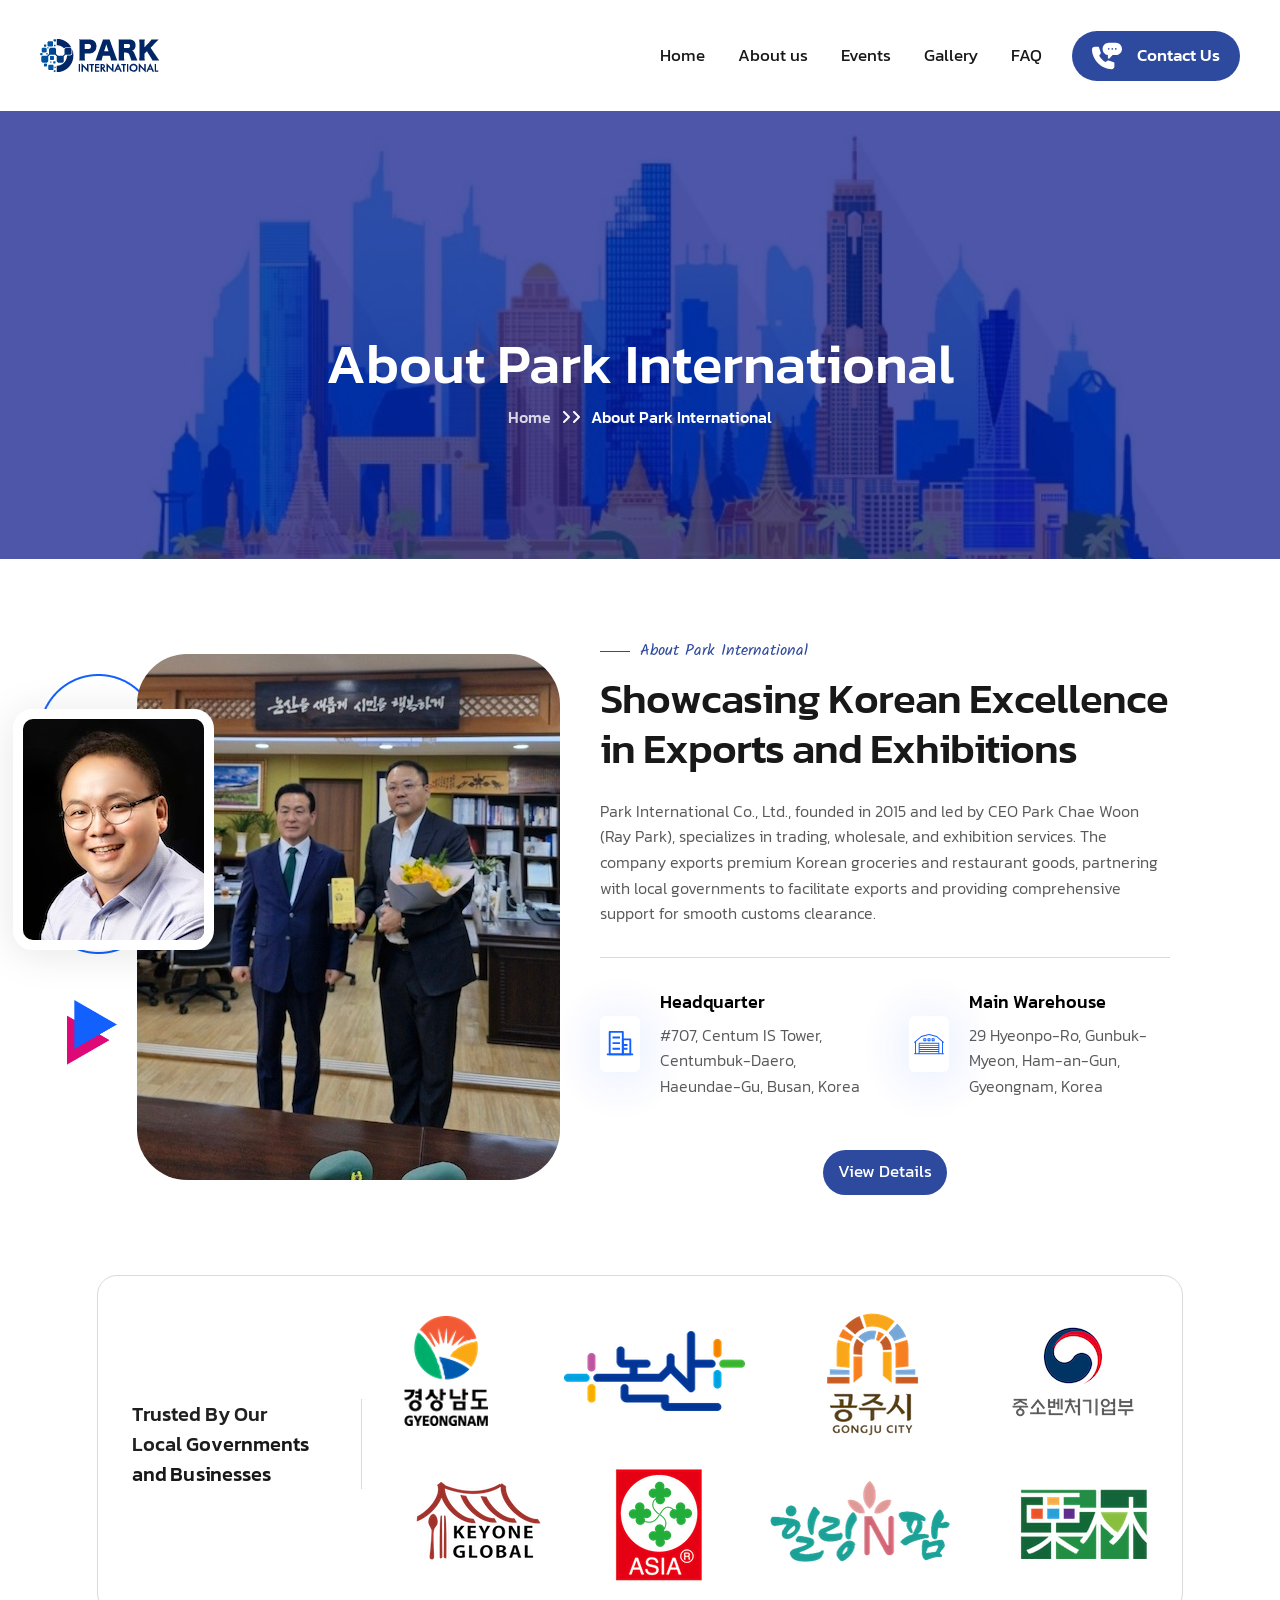
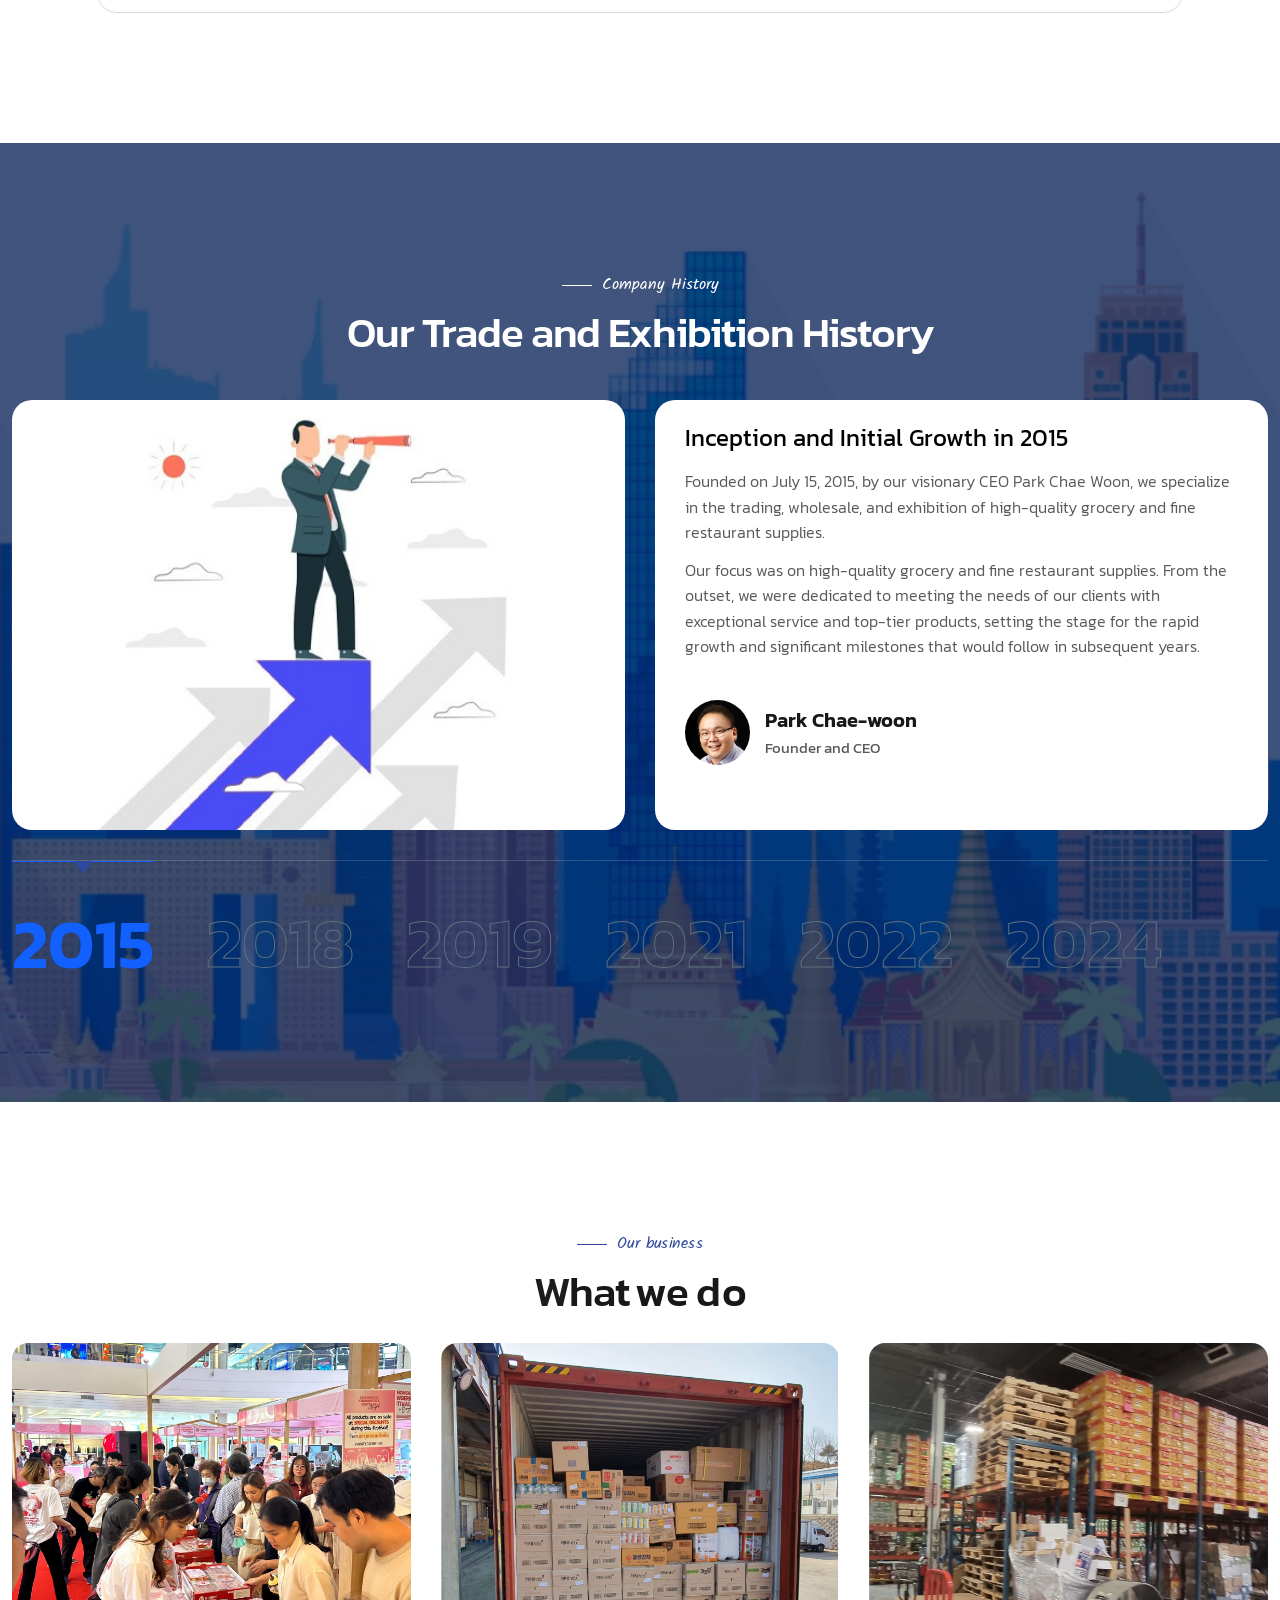
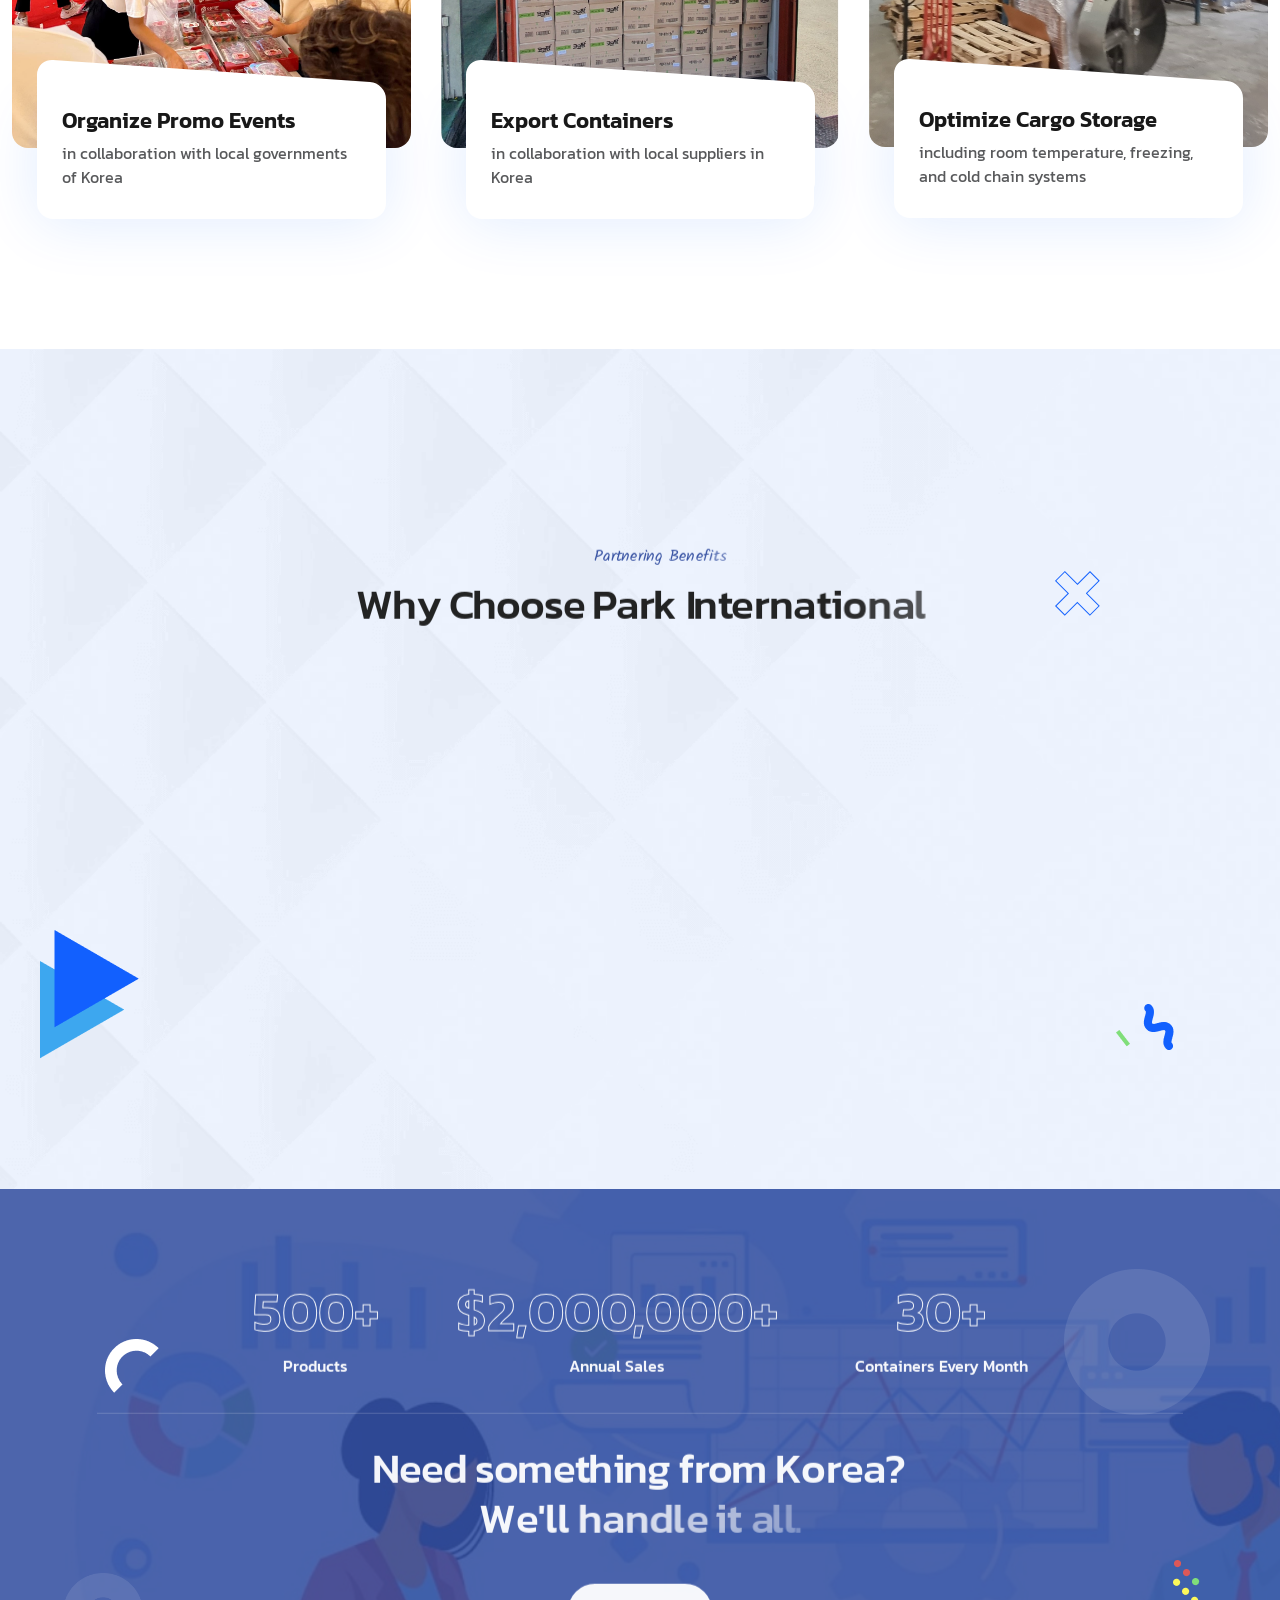
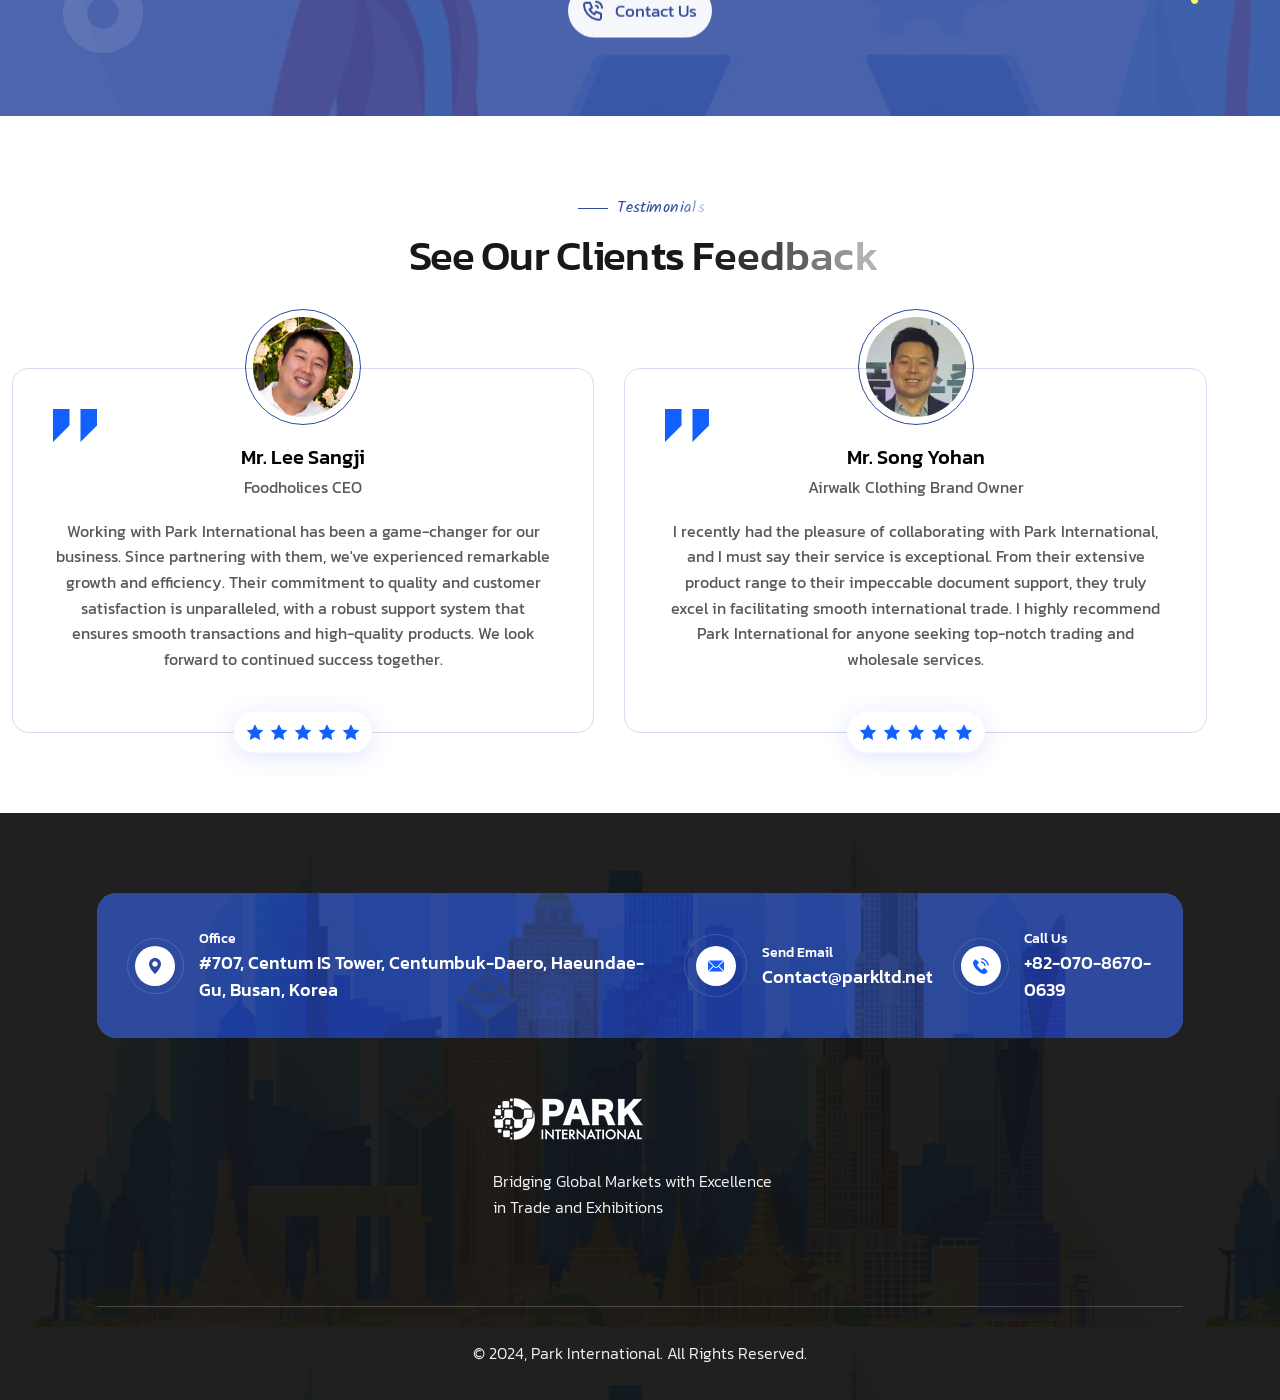
<file: about.html>
<!doctype html>
<html>

<head>
    <meta charset="UTF-8" />
    <meta name="viewport" content="width=device-width, initial-scale=1.0" />
    <link rel="stylesheet" href="assets/vendor/font-awesome/all.min.css" />
    <link rel="stylesheet" href="assets/vendor/swiper/swiper-bundle.min.css" />
    <link rel="stylesheet" href="assets/vendor/splide/splide.min.css" />
    <link rel="stylesheet" href="assets/vendor/slim-select/slimselect.css" />
    <title>About Park International</title>

    <!-- tailwind css -->
    <link href="src/output.css" rel="stylesheet" />

    <!-- custom css -->
    <link href="assets/css/style.css" rel="stylesheet" />
</head>

<body>
    <!-- overlay -->
    <div class="et-overlay group">
        <div class="opacity-0 pointer-events-none group-[.active]:opacity-100 group-[.active]:pointer-events-auto transition ease-linear duration-300  bg-etBlack/80 fixed inset-0 z-[60]"></div>
    </div>
    <!-- overlay -->

    <!-- sidebar -->
    <div class="et-sidebar group">
        <div class=" group-[.active]:translate-x-0 translate-x-[100%] transition-transform ease-linear duration-300 fixed right-0 w-full max-w-[25%] xl:max-w-[30%] lg:max-w-[40%] md:max-w-[50%] sm:max-w-[60%] xxs:max-w-full bg-[#18377e] h-full z-[100] overflow-auto p-[50px] lg:p-[30px] space-y-[40px]">
            <!-- heading -->
            <div class="et-sidebar-heading">
                <div class="logo flex justify-between items-center">
                    <a href="index.html"><img src="assets/img/parkintlogo-white.png" alt="logo"></a>

                    <button type="button" class="et-sidebar-close-btn border border-white/50 w-[45px] aspect-square shrink-0 text-white text-[22px] rounded-full hover:text-etBlue hover:bg-white"><i class="fa-solid fa-xmark"></i></button>
                </div>
            </div>

            <!-- mobile menu -->
            <div class="et-header-nav-in-mobile"></div>
        </div>
    </div>

    <!-- HEADER SECTION START -->
    <header class="et-header et-3-header to-be-fixed relative py-[30px] xxs:py-[20px] top-0 w-full px-[155px] xxxl:px-[100px] xxl:px-[40px] xs:px-[20px] z-50">
        <div class="flex justify-between items-center">
            <!-- logo -->
            <div class="logo shrink-0">
                <a href="index.html">
                    <img src="assets/img/parkintlogo.png" alt="logo">
                </a>
            </div>

            <div class="et-header-right flex items-center gap-[60px] xl:gap-[30px]">
                <div class="to-go-to-sidebar-in-mobile flex md:flex-col md:items-start items-center gap-[100px] xl:gap-[30px] md:gap-y-[15px]">
                    <!-- nav -->
                    <ul class="et-header-nav et-3-header-nav flex md:flex-col gap-x-[43px] xl:gap-x-[33px] font-kanit text-[17px] font-normal">
                        <li><a href="index.html">Home</a></li>
                        <li><a href="about.html">About us</a></li>
                        <li class="has-sub-menu relative">
                            <a role="button">Events</a>

                            <ul class="et-header-submenu">
                                <li><a href="events.html">All Events</a></li>
                                <li><a href="bangkok-strawberry-festival-2024.html">Nonsan Strawberry Festival</a></li>
                                <li><a href="gyeongnam-seafood-conference-2024.html">Gyeongnam Seafood Conference</a></li>
                            </ul>
                        </li>

                        <li class="has-sub-menu relative">
                            <a role="button">Gallery</a>

                            <ul class="et-header-submenu">
                                <li><a href="bangkok-strawberry-festival-gallery-2024.html">Nonsan Strawberry Festival</a></li>
                                <li><a href="gyeongnam-seafood-conference-gallery.html">Gyeongnam Seafood Conference</a></li>
                            </ul>
                        </li>
                        <li><a href="faq.html">FAQ</a></li>
                    </ul>

                    <!-- button -->
                    <a href="contact.html" class="et-contact-btn bg-etBlue flex items-center justify-center gap-x-[15px] h-[50px] px-[20px] text-white font-medium text-[17px] rounded-full group">
                        <span class="icon">
                            <svg width="30" height="28" viewBox="0 0 30 28" fill="none" xmlns="http://www.w3.org/2000/svg">
                                <path d="M23.7891 0.816406H16.7578C13.3658 0.816406 10.6055 3.5767 10.6055 6.96875C10.6055 10.063 12.9015 12.631 15.8789 13.0585V15.7578C15.8788 15.9317 15.9303 16.1016 16.0268 16.2462C16.1234 16.3907 16.2607 16.5033 16.4214 16.5697C16.7456 16.705 17.1258 16.6325 17.3793 16.3792L20.6374 13.1211H23.7891C27.1811 13.1211 30 10.3608 30 6.96875C30 3.5767 27.1811 0.816406 23.7891 0.816406ZM16.7578 7.84754C16.2723 7.84754 15.8789 7.45402 15.8789 6.96863C15.8789 6.48324 16.2723 6.08973 16.7578 6.08973C17.2432 6.08973 17.6367 6.48324 17.6367 6.96863C17.6367 7.45402 17.2432 7.84754 16.7578 7.84754ZM20.2734 7.84754C19.7879 7.84754 19.3945 7.45402 19.3945 6.96863C19.3945 6.48324 19.7879 6.08973 20.2734 6.08973C20.7588 6.08973 21.1523 6.48324 21.1523 6.96863C21.1523 7.45402 20.7588 7.84754 20.2734 7.84754ZM23.7891 7.84754C23.3036 7.84754 22.9102 7.45402 22.9102 6.96863C22.9102 6.48324 23.3036 6.08973 23.7891 6.08973C24.2745 6.08973 24.668 6.48324 24.668 6.96863C24.668 7.45402 24.2745 7.84754 23.7891 7.84754Z" fill="white"/>
                                <path d="M19.7461 27.1836C21.2 27.1836 22.3828 26.0008 22.3828 24.5469V21.0312C22.3828 20.6527 22.1408 20.3171 21.782 20.1978L16.5209 18.44C16.2634 18.3533 15.9819 18.3928 15.7553 18.5421L13.5186 20.033C11.1496 18.9035 8.33871 16.0925 7.20914 13.7236L8.7 11.4868C8.77415 11.3754 8.82189 11.2485 8.83958 11.1158C8.85728 10.9831 8.84447 10.8482 8.80213 10.7212L7.04432 5.46014C6.98611 5.28516 6.87428 5.13295 6.72469 5.02512C6.5751 4.91728 6.39534 4.85929 6.21094 4.85938H2.63672C1.18277 4.85938 0 6.02979 0 7.48373C0 17.61 9.6198 27.1836 19.7461 27.1836Z" fill="white"/>
                                </svg>
                        </span>
                        Contact Us</a>
                </div>

                <!-- mobile menu button -->
                <button type="button" class="et-mobile-menu-open-btn hidden md:inline-block bg-etBlue rounded-full w-[50px] aspect-square text-white text-[18px] hover:bg-etBlue"><i class="fa-solid fa-bars"></i></button>
            </div>
        </div>
    </header>
    <!-- HEADER SECTION END -->

    <main>
        <!-- BREADCRUMB SECTION START -->
        <section class="et-breadcrumb bg-[#000D83] pt-[210px] lg:pt-[190px] sm:pt-[160px] pb-[130px] lg:pb-[110px] sm:pb-[80px] relative z-[1] before:absolute before:inset-0 before:bg-[url('../assets/img/about-bg.jpg')] before:bg-no-repeat before:bg-cover before:bg-center before:-z-[1] before:opacity-30">
            <div class="container mx-auto max-w-[1200px] px-[12px] xl:max-w-full text-center text-white">
                <h1 class="et-breadcrumb-title font-medium text-[56px] md:text-[50px] xs:text-[45px]">About Park International</h1>
                <ul class="inline-flex items-center gap-[10px] font-medium text-[16px]">
                    <li class="opacity-80"><a href="index.html" class="hover:text-etBlue">Home</a></li>
                    <li><i class="fa-solid fa-angle-right"></i><i class="fa-solid fa-angle-right"></i></li>
                    <li class="current-page">About Park International</li>
                </ul>
            </div>
        </section>
        <!-- BREADCRUMB SECTION END -->


        <!-- ABOUT SECTION START -->
        <section class="et-about py-[130px] xl:py-[80px] md:py-[60px] overflow-hidden relative">
            <div class="container mx-auto max-w-[calc(100%-39.1vw)] xxxl:max-w-[calc(100%-350px)] xl:max-w-[calc(100%-170px)] px-[12px] lg:max-w-full">
                <div class="flex items-center md:flex-wrap gap-x-[60px] xl:gap-x-[40px] lg:gap-x-[30px] gap-y-[40px] sm:gap-y-[40px] lg:justify-center">
                    <!-- left -->
                    <div class="et-about-img relative z-[1] md:w-auto shrink-0 max-w-full ml-[40px] md:mr-0 xs:mx-auto">
                        <img src="assets/img/NonsanAward.jpeg" alt="image" class="shrink-0 rounded-[50px]" />
                        <img src="assets/img/CEOprofile.jpeg" alt="image" class="et-about-floating-img absolute top-[55px] -left-[124px] shrink-0 rounded-[20px] border-white border-[10px] shadow-[0_4px_40px_0_rgba(0,0,0,0.1)] xs:hidden" />

                        <!-- vectors -->
                        <div class="et-about-vectors">
                            <img src="assets/img/about-img-vector-4.png" alt="vector" class="et-about-vector-1 absolute -left-[98px] top-[20px] -z-[1] xxs:hidden" />
                            <img src="assets/img/team-vector.png" alt="vector" class="et-about-vector-2 w-[50px] absolute -left-[70px] bottom-[115px] -z-[1] !animate-none" />
                        </div>
                    </div>

                    <!-- right -->
                    <div class="et-about__txt max-w-[570px] grow">
                        <h6 class="et-section-sub-title anim-text">About Park International</h6>
                        <h2 class="et-section-title mb-[24px] md:mb-[19px] anim-text">Showcasing Korean Excellence in Exports and Exhibitions
                        </h2>

                        <p class="mb-[30px] text-[16px] font-light text-etGray md:mb-[30px] rev-slide-up">
                            Park International Co., Ltd., founded in 2015 and led by CEO Park Chae Woon (Ray Park), specializes in trading, wholesale, and exhibition services. The company exports premium Korean groceries and restaurant goods, partnering with local governments to facilitate exports and providing comprehensive support for smooth customs clearance.                        </p>

                        <!-- about infos -->
                        <div class="flex xs:flex-col gap-[30px] pt-[30px] border-t border-[#D9D9D9] mb-[50px] xxs:mb-[30px]">
                            <!-- single info -->
                            <div class="flex items-center gap-[20px] rev-slide-up">
                                <div class="shrink-0 h-[56px] w-[56px] rounded-[6px] shadow-[0_4px_50px_10px_rgba(18,96,254,0.10)] flex items-center justify-center">
                                    <svg width="30" height="40" viewBox="0 0 1024 1024" class="icon" xmlns="http://www.w3.org/2000/svg">
                                        <path fill="#1260FE" d="M192 128v704h384V128H192zm-32-64h448a32 32 0 0132 32v768a32 32 0 01-32 32H160a32 32 0 01-32-32V96a32 32 0 0132-32z"/>
                                        <path fill="#1260FE" d="M256 256h256v64H256v-64zm0 192h256v64H256v-64zm0 192h256v64H256v-64zm384-128h128v64H640v-64zm0 128h128v64H640v-64zM64 832h896v64H64v-64z"/>
                                        <path fill="#1260FE" d="M640 384v448h192V384H640zm-32-64h256a32 32 0 0132 32v512a32 32 0 01-32 32H608a32 32 0 01-32-32V352a32 32 0 0132-32z"/>
                                    </svg>
                                </div>

                                <!-- txt -->
                                <div>
                                    <h6 class="font-medium text-[18px] text-black mb-[8px]">Headquarter</h6>
                                    <p class="text-[16px] font-light text-etGray">#707, Centum IS Tower, Centumbuk-Daero, Haeundae-Gu, Busan, Korea</p>
                                </div>
                            </div>

                            <div class="flex items-center gap-[20px] rev-slide-up">
                                <div class="shrink-0 h-[56px] w-[56px] rounded-[6px] shadow-[0_4px_50px_10px_rgba(18,96,254,0.10)] flex items-center justify-center">
                                    <svg width="30" height="50" fill="#000000" height="800px" width="800px" version="1.1" id="Capa_1" xmlns="http://www.w3.org/2000/svg" xmlns:xlink="http://www.w3.org/1999/xlink" 
                                        viewBox="0 0 463 463" xml:space="preserve">
                                        <g>
                                            <path fill="#1260FE" d="M455.5,372H447V206.133l3.655,3.093c1.409,1.192,3.129,1.774,4.841,1.774c2.13,0,4.246-0.902,5.729-2.655
                                                c2.675-3.162,2.281-7.895-0.881-10.57l-104-88c-0.847-0.716-1.841-1.235-2.912-1.521l-120-32c-1.267-0.338-2.599-0.338-3.865,0
                                                l-120,32c-1.071,0.286-2.065,0.805-2.912,1.521l-104,88c-3.162,2.676-3.556,7.408-0.881,10.57c2.676,3.162,7.408,3.558,10.57,0.881
                                                L16,206.133V372H7.5c-4.142,0-7.5,3.358-7.5,7.5s3.358,7.5,7.5,7.5h448c4.142,0,7.5-3.358,7.5-7.5S459.642,372,455.5,372z
                                                M30.759,193.644l84.3-71.331L231.5,91.262l116.441,31.051l84.3,71.331c-0.152,0.595-0.241,1.214-0.241,1.856V372h-41V219.5
                                                c0-4.142-3.358-7.5-7.5-7.5h-304c-4.142,0-7.5,3.358-7.5,7.5V372H31V195.5C31,194.858,30.911,194.239,30.759,193.644z M376,276H87
                                                v-17h289V276z M87,291h289v17H87V291z M376,244H87v-17h289V244z M87,323h289v17H87V323z M87,372v-17h289v17H87z"/>
                                            <path fill="#1260FE" d="M215.5,187h32c4.142,0,7.5-3.358,7.5-7.5v-32c0-4.142-3.358-7.5-7.5-7.5h-32c-4.142,0-7.5,3.358-7.5,7.5v32
                                                C208,183.642,211.358,187,215.5,187z M223,155h17v17h-17V155z"/>
                                            <path fill="#1260FE" d="M151.5,187h32c4.142,0,7.5-3.358,7.5-7.5v-32c0-4.142-3.358-7.5-7.5-7.5h-32c-4.142,0-7.5,3.358-7.5,7.5v32
                                                C144,183.642,147.358,187,151.5,187z M159,155h17v17h-17V155z"/>
                                            <path fill="#1260FE" d="M279.5,187h32c4.142,0,7.5-3.358,7.5-7.5v-32c0-4.142-3.358-7.5-7.5-7.5h-32c-4.142,0-7.5,3.358-7.5,7.5v32
                                                C272,183.642,275.358,187,279.5,187z M287,155h17v17h-17V155z"/>
                                        </g>
                                    </svg>
                                </div>

                                <!-- txt -->
                                <div>
                                    <h6 class="font-medium text-[18px] text-black mb-[8px]">Main Warehouse</h6>
                                    <p class="text-[16px] font-light text-etGray">29 Hyeonpo-Ro, Gunbuk-Myeon, Ham-an-Gun, Gyeongnam, Korea</p>
                                </div>
                            </div>

                            
                        </div>

                        <div class="flex flex-wrap justify-center gap-x-[30px] gap-y-[16px] rev-slide-up">
                            <a href="#history" class="et-btn bg-etBlue inline-flex items-center justify-center gap-x-[13px] h-[45px] px-[15px] text-white font-normal text-[17px] rounded-full hover:!bg-black hover:!text-white">View Details</a>

                        </div>
                    </div>
                </div>
            </div>
        </section>
        <!-- ABOUT SECTION END -->

        <!-- SPONSORS & CTA SECTION START -->
        <section class="container mx-auto max-w-[calc(100%-37.1vw)] xxxl:max-w-[calc(100%-350px)] xl:max-w-[calc(100%-170px)] px-[12px] lg:max-w-full">
            <!-- sponsors -->
            <div class="flex items-center md:flex-col gap-x-[42px] gap-y-[25px] border border-[#D9D9D9] rounded-[20px] py-[30px] xxs:py-[20px] px-[34px] xxs:px-[16px] mb-[130px] lg:mb-[80px] md:mb-[60px]">
                <!-- left -->
                <div class="flex xxs:flex-wrap items-end gap-[40px] xxs:gap-x-[10px] gap-y-[10px] pr-[42px] md:pr-0 border-r md:border-r-0 border-[#D9D9D9] max-w-[230px] md:max-w-full shrink-0">
                    <h5 class="font-medium text-[20px] text-etBlack anim-text">Trusted By Our Local Governments and Businesses</h5>
                </div>

                <!-- right -->
                <div class="flex flex-wrap items-center justify-between md:justify-center gap-[30px] md:gap-[50px] w-full xxs:*:w-[40%]">
                    <!-- single sponsor -->
                    <a href="https://www.gyeongnam.go.kr/index.gyeong" target="_blank" rel="noopener noreferrer" class="group">
                        <img src="assets/img/gyeongnamlogo.png">
                    </a>

                    <!-- single sponsor -->
                    <a href="https://nonsan.go.kr/" target="_blank" rel="noopener noreferrer" class="group">
                        <img src="assets/img/nonsanlogo.png">
                    </a>

                    <!-- single sponsor -->
                    <a href="https://www.gongju.go.kr/" target="_blank" rel="noopener noreferrer" class="group">
                        <img src="assets/img/gongjulogo.png">
                    </a>

                    <!-- single sponsor -->
                    <a href="https://www.mss.go.kr/site/eng/main.do" target="_blank" rel="noopener noreferrer" class="group">
                        <img src="assets/img/ministrylogo.png">
                    </a>
                    
                    <!-- single sponsor -->
                    
                        <img src="assets/img/keyonelogo.png">
                    

                    <!-- single sponsor -->
                    <a href="http://www.foodasia.co.kr/" target="_blank" rel="noopener noreferrer" class="group">
                        <img src="assets/img/asiafoodlogo.png">
                    </a>

                    <!-- single sponsor -->
                    <a href="https://gagopahealingfood.co.kr/" target="_blank" rel="noopener noreferrer" class="group">
                        <img src="assets/img/hallinglogo.png">
                    </a>

                    <!-- single sponsor -->
                    <a href="https://www.altori.co.kr/" target="_blank" rel="noopener noreferrer" class="group">
                        <img src="assets/img/yulimlogo.png">
                    </a>
                    
                </div>
            </div>
        </section>
        <!-- SPONSORS & CTA SECTION END -->


        <!-- HISTORY SECTION START -->
        <section id="history" class="bg-[#001B52] relative z-[1] before:absolute before:inset-0 before:-z-[1] before:bg-[url('../assets/img/history-bg.jpg')] before:bg-no-repeat before:bg-cover before:bg-center before:mix-blend-screen before:opacity-25 py-[130px] lg:py-[80px] md:py-[60px]">
            <div class="container mx-auto max-w-[1200px] px-[12px] xl:max-w-full">
                <!-- heading -->
                <div class="et-upcoming-events-heading text-center max-w-[60%] mx-auto mb-[52px] xl:mb-[42px] lg:mb-[32px] md:max-w-[70%] sm:max-w-[80%] xs:max-w-full">
                    <h6 class="et-section-sub-title !text-white">Company History</h6>
                    <h2 class="et-section-title !text-white">Our Trade and Exhibition History</h2>
                </div>

                <!-- main slider -->
                <div class="et-history-slider swiper ">
                    <div class="swiper-wrapper">
                        <!-- single timeline -->
                        <div class="swiper-slide">
                            <div class="grid grid-cols-2 md:grid-cols-1 gap-[30px]">
                                <div class="rounded-[20px] overflow-hidden">
                                    <img src="assets/img/founding.jpeg" alt="History image" class="w-full h-full object-cover">
                                </div>

                                <div class="bg-white rounded-[20px] px-[30px] py-[20px] xxs:px-[20px]">
                                    <h5 class="text-[24px] font-normal mb-[13px]">Inception and Initial Growth in 2015</h5>

                                    <div class="txt mb-[40px]">
                                        <p class="font-light text-[16px] text-etGray mb-[12px]">Founded on July 15, 2015, by our visionary CEO Park Chae Woon, we specialize in the trading, wholesale, and exhibition of high-quality grocery and fine restaurant supplies. </p>
                                        <p class="font-light text-[16px] text-etGray">Our focus was on high-quality grocery and fine restaurant supplies. From the outset, we were dedicated to meeting the needs of our clients with exceptional service and top-tier products, setting the stage for the rapid growth and significant milestones that would follow in subsequent years.</p>
                                    </div>

                                    <div class="flex flex-wrap gap-x-[40px] lg:gap-x-[20px] gap-y-[15px] items-center xxs:justify-center">
                                        <!-- founder -->
                                        <div class="flex items-center gap-x-[15px] pr-[40px] lg:pr-[20px] xxs:pr-0 xxs:pb-[15px]">
                                            <div class="img rounded-full overflow-hidden w-[65px] h-[65px] shrink-0">
                                                <img src="assets/img/CEOprofile.jpeg" alt="founder image">
                                            </div>

                                            <div class="txt">
                                                <h5 class="font-semibold text-[20px] text-etBlack mb-[2px]">Park Chae-woon</h5>
                                                <span class="text-[15px] font-normal text-etGray">Founder and CEO</span>
                                            </div>
                                        </div>
                                    </div>
                                </div>
                            </div>
                        </div>
                        
                        <!-- single timeline -->
                        <div class="swiper-slide">
                            <div class="grid grid-cols-2 md:grid-cols-1 gap-[30px]">
                                <div class="rounded-[20px] overflow-hidden">
                                    <img src="assets/img/target.jpeg" alt="History image" class="w-full h-full object-cover">
                                </div>

                                <div class="bg-white rounded-[20px] px-[30px] py-[20px] xxs:px-[20px]">
                                    <h5 class="text-[24px] font-normal mb-[13px]">Surpassing Sales Milestones in 2018</h5>

                                    <div class="txt mb-[40px]">
                                        <p class="font-light text-[16px] text-etGray mb-[12px]">In 2018, Park International celebrated a major achievement as our sales exceeded $600,000. This milestone was a testament to our commitment to excellence and our ability to meet the growing demands of our clients.</p>
                                        <p class="font-light text-[16px] text-etGray">Our focus on high-quality products and exceptional service drove business growth, solidifying our reputation as a trusted name in the industry. This year underscored our ongoing dedication to expanding our market presence and delivering outstanding value to customers.</p>
                                    </div>

                                    <div class="flex flex-wrap gap-x-[40px] lg:gap-x-[20px] gap-y-[15px] items-center xxs:justify-center">
                                        <!-- founder -->
                                        <div class="flex items-center gap-x-[15px] pr-[40px] lg:pr-[20px] xxs:pr-0 xxs:pb-[15px]">
                                            <div class="img rounded-full overflow-hidden w-[65px] h-[65px] shrink-0">
                                                <img src="assets/img/CEOprofile.jpeg" alt="founder image">
                                            </div>

                                            <div class="txt">
                                                <h5 class="font-semibold text-[20px] text-etBlack mb-[2px]">Park Chae-woon</h5>
                                                <span class="text-[15px] font-normal text-etGray">Founder and CEO</span>
                                            </div>
                                        </div>
                                    </div>
                                </div>
                            </div>
                        </div>

                        <!-- single timeline -->
                        <div class="swiper-slide">
                            <div class="grid grid-cols-2 md:grid-cols-1 gap-[30px]">
                                <div class="rounded-[20px] overflow-hidden">
                                    <img src="assets/img/partnership.jpeg" alt="History image" class="w-full h-full object-cover">
                                </div>

                                <div class="bg-white rounded-[20px] px-[30px] py-[20px] xxs:px-[20px]">
                                    <h5 class="text-[24px] font-normal mb-[13px]">Strategic Partnerships and Expansion in 2019</h5>

                                    <div class="txt mb-[40px]">
                                        <p class="font-light text-[16px] text-etGray mb-[12px]">This year marked a pivotal point in our journey, as we formed strategic partnerships with local governments, beginning with Gyeongsangnamdo.</p>
                                        <p class="font-light text-[16px] text-etGray">These collaborations allowed us to expand our reach and enhance our service offerings. By working closely with local authorities, we could ensure better support for our operations and foster stronger relationships within the community. </p>
                                    </div>

                                    <div class="flex flex-wrap gap-x-[40px] lg:gap-x-[20px] gap-y-[15px] items-center xxs:justify-center">
                                        <!-- founder -->
                                        <div class="flex items-center gap-x-[15px] pr-[40px] lg:pr-[20px] xxs:pr-0 xxs:pb-[15px]">
                                            <div class="img rounded-full overflow-hidden w-[65px] h-[65px] shrink-0">
                                                <img src="assets/img/CEOprofile.jpeg" alt="founder image">
                                            </div>

                                            <div class="txt">
                                                <h5 class="font-semibold text-[20px] text-etBlack mb-[2px]">Park Chae-woon</h5>
                                                <span class="text-[15px] font-normal text-etGray">Founder and CEO</span>
                                            </div>
                                        </div>
                                    </div>
                                </div>
                            </div>
                        </div>
                        <!-- single timeline -->
                        <div class="swiper-slide">
                            <div class="grid grid-cols-2 md:grid-cols-1 gap-[30px]">
                                <div class="rounded-[20px] overflow-hidden">
                                    <img src="assets/img/diversification.jpeg" alt="History image" class="w-full h-full object-cover">
                                </div>

                                <div class="bg-white rounded-[20px] px-[30px] py-[20px] xxs:px-[20px]">
                                    <h5 class="text-[24px] font-normal mb-[13px]">Innovation and Diversification in 2021
                                    </h5>

                                    <div class="txt mb-[40px]">
                                        <p class="font-light text-[16px] text-etGray mb-[12px]">In 2021, Park International established a private cargo delivery system, enhancing our logistics capabilities and ensuring faster, more reliable deliveries. This new system enabled us to better control the quality and timing of our shipments, improving customer satisfaction.</p>
                                        <p class="font-light text-[16px] text-etGray">Additionally, we diversified our sales structure to reach a broader market. These initiatives streamlined our operations and positioned us to better serve our expanding global clientele.</p>
                                    </div>

                                    <div class="flex flex-wrap gap-x-[40px] lg:gap-x-[20px] gap-y-[15px] items-center xxs:justify-center">
                                        <!-- founder -->
                                        <div class="flex items-center gap-x-[15px] pr-[40px] lg:pr-[20px] xxs:pr-0 xxs:pb-[15px]">
                                            <div class="img rounded-full overflow-hidden w-[65px] h-[65px] shrink-0">
                                                <img src="assets/img/CEOprofile.jpeg" alt="founder image">
                                            </div>

                                            <div class="txt">
                                                <h5 class="font-semibold text-[20px] text-etBlack mb-[2px]">Park Chae-woon</h5>
                                                <span class="text-[15px] font-normal text-etGray">Founder and CEO</span>
                                            </div>
                                        </div>
                                    </div>
                                </div>
                            </div>
                        </div>
                        <!-- single timeline -->
                        <div class="swiper-slide">
                            <div class="grid grid-cols-2 md:grid-cols-1 gap-[30px]">
                                <div class="rounded-[20px] overflow-hidden">
                                    <img src="assets/img/franchise.jpeg" alt="History image" class="w-full h-full object-cover">
                                </div>

                                <div class="bg-white rounded-[20px] px-[30px] py-[20px] xxs:px-[20px]">
                                    <h5 class="text-[24px] font-normal mb-[13px]">Global Expansion and New Ventures in 2022</h5>

                                    <div class="txt mb-[40px]">
                                        <p class="font-light text-[16px] text-etGray mb-[12px]">In 2022, Park International launched our franchise offering authentic Korean side dishes. This expansion reflects our dedication to bringing the flavors of Korea to a global audience. Our operations now span Thailand, Vietnam, Mexico, and the U.S.A., demonstrating our international growth.</p>
                                        <p class="font-light text-[16px] text-etGray">To support this expansion, we have implemented a robust document handling system that ensures seamless customs clearance and guarantees the quality and origin of our products.</p>
                                    </div>

                                    <div class="flex flex-wrap gap-x-[40px] lg:gap-x-[20px] gap-y-[15px] items-center xxs:justify-center">
                                        <!-- founder -->
                                        <div class="flex items-center gap-x-[15px] pr-[40px] lg:pr-[20px] xxs:pr-0 xxs:pb-[15px]">
                                            <div class="img rounded-full overflow-hidden w-[65px] h-[65px] shrink-0">
                                                <img src="assets/img/CEOprofile.jpeg" alt="founder image">
                                            </div>

                                            <div class="txt">
                                                <h5 class="font-semibold text-[20px] text-etBlack mb-[2px]">Park Chae-woon</h5>
                                                <span class="text-[15px] font-normal text-etGray">Founder and CEO</span>
                                            </div>
                                        </div>
                                    </div>
                                </div>
                            </div>
                        </div>
                        <!-- single timeline -->
                        <div class="swiper-slide">
                            <div class="grid grid-cols-2 md:grid-cols-1 gap-[30px]">
                                <div class="rounded-[20px] overflow-hidden">
                                    <img src="assets/img/celebration.jpeg" alt="History image" class="w-full h-full object-cover">
                                </div>

                                <div class="bg-white rounded-[20px] px-[30px] py-[20px] xxs:px-[20px]">
                                    <h5 class="text-[24px] font-normal mb-[13px]">Celebrating Culture and Collaboration in 2024</h5>

                                    <div class="txt mb-[40px]">
                                        <p class="font-light text-[16px] text-etGray mb-[12px]">In 2024, Park International partnered with Nonsan City to host the Nonsan Strawberry Festival at Siam Paragon in Bangkok. This vibrant event featured a diverse array of strawberry-based products and cultural performances, drawing massive attention from a global audience</p>
                                        <p class="font-light text-[16px] text-etGray">This event underscored our commitment to cultural exchange and collaboration, attracting a global audience and highlighting our role in promoting Korean culture internationally.</p>
                                    </div>

                                    <div class="flex flex-wrap gap-x-[40px] lg:gap-x-[20px] gap-y-[15px] items-center xxs:justify-center">
                                        <!-- founder -->
                                        <div class="flex items-center gap-x-[15px] pr-[40px] lg:pr-[20px] xxs:pr-0 xxs:pb-[15px]">
                                            <div class="img rounded-full overflow-hidden w-[65px] h-[65px] shrink-0">
                                                <img src="assets/img/CEOprofile.jpeg" alt="founder image">
                                            </div>

                                            <div class="txt">
                                                <h5 class="font-semibold text-[20px] text-etBlack mb-[2px]">Park Chae-woon</h5>
                                                <span class="text-[15px] font-normal text-etGray">Founder and CEO</span>
                                            </div>
                                        </div>
                                    </div>
                                </div>
                            </div>
                        </div>
                    </div>
                </div>

                <!-- timeline slider as nav for main slider -->
                <div class="et-history-timeline-slider swiper mt-[30px] lg:mt-[25px] border-t border-[rgba(217,217,217,0.2)]">
                    <div class="swiper-wrapper">
                        <!-- single timeline -->
                        <div class="et-history-timeline swiper-slide pt-[54px] lg:pt-[34px] relative cursor-pointer">
                            <div>
                                <h3 class="font-semibold text-[70px] md:text-[60px] sm:text-[50px] leading-[0.8] text-transparent">2015</h3>
                            </div>
                        </div>
                        <!-- single timeline -->
                        <div class="et-history-timeline swiper-slide pt-[54px] lg:pt-[34px] relative cursor-pointer">
                            <div>
                                <h3 class="font-semibold text-[70px] md:text-[60px] sm:text-[50px] leading-[0.8] text-transparent">2018</h3>
                            </div>
                        </div>
                        <!-- single timeline -->
                        <div class="et-history-timeline swiper-slide pt-[54px] lg:pt-[34px] relative cursor-pointer">
                            <div>
                                <h3 class="font-semibold text-[70px] md:text-[60px] sm:text-[50px] leading-[0.8] text-transparent">2019</h3>
                            </div>
                        </div>
                        <!-- single timeline -->
                        <div class="et-history-timeline swiper-slide pt-[54px] lg:pt-[34px] relative cursor-pointer">
                            <div>
                                <h3 class="font-semibold text-[70px] md:text-[60px] sm:text-[50px] leading-[0.8] text-transparent">2021</h3>
                            </div>
                        </div>
                        <!-- single timeline -->
                        <div class="et-history-timeline swiper-slide pt-[54px] lg:pt-[34px] relative cursor-pointer">
                            <div>
                                <h3 class="font-semibold text-[70px] md:text-[60px] sm:text-[50px] leading-[0.8] text-transparent">2022</h3>
                            </div>
                        </div>
                        <!-- single timeline -->
                        <div class="et-history-timeline swiper-slide pt-[54px] lg:pt-[34px] relative cursor-pointer">
                            <div>
                                <h3 class="font-semibold text-[70px] md:text-[60px] sm:text-[50px] leading-[0.8] text-transparent">2024</h3>
                            </div>
                        </div>
                    </div>
                </div>
            </div>
        </section>
        <!-- HISTORY SECTION END -->
         
        <!-- TEAM SECTION START -->
        <section class="et-speakers py-[130px] lg:py-[80px] md:py-[60px] overflow-hidden relative z-[1]">
            <div class="container mx-auto max-w-[1200px] px-[12px] xl:max-w-full">
                <!-- heading -->
                <div class="et-speakers-heading text-center mb-[46px] xl:mb-[26px] lg:mb-[16px] gap-[15px]">
                    <h6 class="et-section-sub-title anim-text">Our business</h6>
                    <h2 class="et-section-title anim-text">What we do</h2>
                </div>

                <div class="grid grid-cols-3 md:grid-cols-3 sm:grid-cols-2 xxs:grid-cols-1 justify-center gap-[30px] lg:gap-[20px]">
                    <!-- single team member -->
                    <div class="et-member group">
                        <div class="et-member__img rounded-[16px] overflow-hidden">
                            <img src="assets/img/nonsancustomers.jpg" alt="Team Member Image" class="w-full duration-[400ms] group-hover:scale-110">
                        </div>

                        <div class="et-member__txt bg-white relative z-[1] mx-[25px] md:mx-[15px] xs:mx-[5px] -mt-[44px] md:-mt-[15px] xs:mt-0 rounded-[16px] shadow-[0_4px_60px_rgba(18,96,254,0.12)] px-[25px] md:px-[15px] pb-[30px] md:pb-[20px] before:w-full before:absolute before:-z-[1] before:h-full before:bg-white before:left-0 before:rounded-[16px] before:-top-[33px] before:skew-y-[4deg]">
                            <h5 class="font-semibold text-[22px] md:text-[20px] text-etBlack mb-[4px]">Organize Promo Events</h5>
                            <span class="text-etGray text-[16px]">in collaboration with local governments of Korea</span>
                        </div>
                    </div>

                    <!-- single team member -->
                    <div class="et-member group">
                        <div class="et-member__img rounded-[16px] overflow-hidden">
                            <img src="assets/img/exportcontainer.jpg" alt="Team Member Image" class="w-full duration-[400ms] group-hover:scale-110">
                        </div>

                        <div class="et-member__txt bg-white relative z-[1] mx-[25px] md:mx-[15px] xs:mx-[5px] -mt-[44px] md:-mt-[15px] xs:mt-0 rounded-[16px] shadow-[0_4px_60px_rgba(18,96,254,0.12)] px-[25px] md:px-[15px] pb-[30px] md:pb-[20px] before:w-full before:absolute before:-z-[1] before:h-full before:bg-white before:left-0 before:rounded-[16px] before:-top-[33px] before:skew-y-[4deg]">
                            <h5 class="font-semibold text-[22px] md:text-[20px] text-etBlack mb-[4px]">Export Containers</h5>
                            <span class="text-etGray text-[16px]">in collaboration with local suppliers in Korea</span>
                        </div>
                    </div>

                    <!-- single team member -->
                    <div class="et-member group">
                        <div class="et-member__img rounded-[16px] overflow-hidden">
                            <img src="assets/img/storage.jpg" alt="Team Member Image" class="w-full duration-[400ms] group-hover:scale-110">
                        </div>

                        <div class="et-member__txt bg-white relative z-[1] mx-[25px] md:mx-[15px] xs:mx-[5px] -mt-[44px] md:-mt-[15px] xs:mt-0 rounded-[16px] shadow-[0_4px_60px_rgba(18,96,254,0.12)] px-[25px] md:px-[15px] pb-[30px] md:pb-[20px] before:w-full before:absolute before:-z-[1] before:h-full before:bg-white before:left-0 before:rounded-[16px] before:-top-[33px] before:skew-y-[4deg]">
                            <h5 class="font-semibold text-[22px] md:text-[20px] text-etBlack mb-[4px]">Optimize Cargo Storage</h5>
                            <span class="text-etGray text-[16px]">including room temperature, freezing, and cold chain systems
                                </span>
                        </div>
                    </div>
                </div>
            </div>
        </section>
        <!-- TEAM SECTION END -->

        <!-- FEATURES SECTION STAR -->
        <div class="bg-[#EEF4FF] relative z-[1] after:absolute after:inset-0 after:bg-[url(../assets/img/features-bg.png)] after:bg-no-repeat after:bg-cover after:-z-[2] after:mix-blend-multiply after:pointer-events-none pb-[130px] xl:pb-[80px] md:pb-[60px] pt-[244px] xl:pt-[194px] md:pt-[174px]">
            <div class="container mx-auto max-w-[calc(100%-37.1vw)] xxxl:max-w-[calc(100%-350px)] xl:max-w-[calc(100%-170px)] px-[12px] lg:max-w-full rev-slide-up">
                <!-- heading -->
                <div class="text-center mb-[52px]">
                    <h6 class="et-section-sub-title anim-text">Partnering Benefits</h6>
                    <h2 class="et-section-title anim-text">Why Choose Park International</h2>
                </div>

                <!-- cards -->
                <div class="grid grid-cols-4 md:grid-cols-3 sm:grid-cols-2 xxs:grid-cols-1 gap-[30px] lg:gap-[20px]">
                    <!-- single card -->
                    <div class="rounded-[20px] bg-white overflow-hidden group">
                        <!-- icon -->
                        <div class="w-[146px] aspect-square border-[20px] bg-etBlue border-[#EDF3FE] rounded-full rounded-tr-none ml-auto flex items-center justify-center">
                            <img src="assets/img/world-svgrepo-com.svg" alt="Feature icon" class="transition duration-[0.4s] group-hover:-scale-x-100">
                        </div>

                        <!-- text -->
                        <div class="px-[30px] xxl:px-[20px] py-[23px] xxl:py-[18px]">
                            <h5 class="font-medium text-[20px] text-etBlack mb-[8px]"><a href="#" class="hover:text-etBlue">International Presence</a></h5>
                            <p class="font-light text-etGray text-[16px]">Our extensive network in countries like Thailand, Vietnam, Mexico, Malaysia, Malta, and the U.S.A. enables seamless access to diverse markets.</p>
                        </div>
                    </div>

                    <!-- single card -->
                    <div class="rounded-[20px] bg-white overflow-hidden group">
                        <!-- icon -->
                        <div class="w-[146px] aspect-square border-[20px] bg-etBlue border-[#EDF3FE] rounded-full rounded-tr-none ml-auto flex items-center justify-center">
                            <img src="assets/img/grocery-delivery-truck-svgrepo-com.svg" alt="Feature icon" class="transition duration-[0.4s] group-hover:-scale-x-100">
                        </div>

                        <!-- text -->
                        <div class="px-[30px] xxl:px-[20px] py-[23px] xxl:py-[18px]">
                            <h5 class="font-medium text-[20px] text-etBlack mb-[8px]"><a href="#" class="hover:text-etBlue">Efficient Supply Chain</a></h5>
                            <p class="font-light text-etGray text-[16px]">We offer robust logistics solutions, including temperature-controlled storage, ensuring optimal product quality and timely delivery.</p>
                        </div>
                    </div>

                    <!-- single card -->
                    <div class="rounded-[20px] bg-white overflow-hidden group">
                        <!-- icon -->
                        <div class="w-[146px] aspect-square border-[20px] bg-etBlue border-[#EDF3FE] rounded-full rounded-tr-none ml-auto flex items-center justify-center">
                            <img src="assets/img/supplies-basket-groceries-shopping-basket-full-svgrepo-com.svg" alt="Feature icon" class="transition duration-[0.4s] group-hover:-scale-x-100">
                        </div>

                        <!-- text -->
                        <div class="px-[30px] xxl:px-[20px] py-[23px] xxl:py-[18px]">
                            <h5 class="font-medium text-[20px] text-etBlack mb-[8px]"><a href="#" class="hover:text-etBlue">Diverse Product Offerings</a></h5>
                            <p class="font-light text-etGray text-[16px]">With diverse product offerings, including OEM and ODM services, we provide customized solutions to meet your specific needs efficiently and effectively.</p>
                        </div>
                    </div>

                    <!-- single card -->
                    <div class="rounded-[20px] bg-white overflow-hidden group">
                        <!-- icon -->
                        <div class="w-[146px] aspect-square border-[20px] bg-etBlue border-[#EDF3FE] rounded-full rounded-tr-none ml-auto flex items-center justify-center">
                            <img src="assets/img/documentation-document-svgrepo-com.svg" alt="Feature icon" class="transition duration-[0.4s] group-hover:-scale-x-100">
                        </div>

                        <!-- text -->
                        <div class="px-[30px] xxl:px-[20px] py-[23px] xxl:py-[18px]">
                            <h5 class="font-medium text-[20px] text-etBlack mb-[8px]"><a href="#" class="hover:text-etBlue">Partnerships and Compliance</a></h5>
                            <p class="font-light text-etGray text-[16px]">Our strong ties with local governments and manufacturers, along with comprehensive document support, ensure smooth operations and regulatory compliance.</p>
                        </div>
                    </div>
                </div>
            </div>

            <!-- vectors -->
            <div class="md:hidden">
                <img src="assets/img/features-vector-1.png" alt="vector" class="pointer-events-none absolute bottom-[130px] left-[40px] -z-[1]">
                <img src="assets/img/features-vector-2.png" alt="vector" class="pointer-events-none absolute top-[222px] right-[180px] -z-[1]">
                <img src="assets/img/features-vector-3.png" alt="vector" class="pointer-events-none absolute bottom-[138px] right-[106px] -z-[1]">
            </div>
        </div>
        <!-- FEATURES SECTION end -->

        <!-- STATS SECTION START -->
        <section class="text-center py-[130px] xl:py-[80px] md:py-[60px] bg-[url(../assets/img/stats-bg.jpg)] bg-no-repeat bg-cover relative z-[1] before:absolute before:inset-0 before:bg-etBlue/85 before:-z-[1]">
            <div class="container mx-auto max-w-[calc(100%-37.1vw)] xxxl:max-w-[calc(100%-350px)] xl:max-w-[calc(100%-170px)] px-[12px] lg:max-w-full rev-slide-up">
                <div class="flex xs:flex-col gap-x-[77px] sm:gap-x-[57px] gap-y-[15px] justify-center border-b border-white/20 pb-[35px]">
                    <!-- single stat -->
                    <div class="et-single-stat text-white">
                        <h5 class="number font-semibold text-[55px]">500+</h5>
                        <h6 class="font-medium text-[16px]">Products</h6>
                    </div>
                    <!-- single stat -->
                    <div class="et-single-stat text-white">
                        <h5 class="number font-semibold text-[55px]">$2,000,000+</h5>
                        <h6 class="font-medium text-[16px]">Annual Sales</h6>
                    </div>
                    <!-- single stat -->
                    <div class="et-single-stat text-white">
                        <h5 class="number font-semibold text-[55px]">30+</h5>
                        <h6 class="font-medium text-[16px]">Containers Every Month</h6>
                    </div>
                </div>

                <h2 class="et-section-title anim-text !text-white text-center max-w-[55%] md:max-w-[65%] sm:max-w-full mx-auto mt-[30px] mb-[40px]">Need something from Korea? <br> We'll handle it all.</h2>

                <a href="contact.html" class="bg-white inline-flex items-center gap-[12px] rounded-full text-etBlue h-[54px] px-[15px] text-[17px] group hover:bg-etBlue hover:text-white">
                    <span class="icon">
                        <svg class="phone-icon" width="20" height="20" viewBox="0 0 20 20" fill="none" xmlns="http://www.w3.org/2000/svg">
                            <path d="M3 2H7L9 7L6.5 8.5C7.57096 10.6715 9.32847 12.429 11.5 13.5L13 11L18 13V17C18 17.5304 17.7893 18.0391 17.4142 18.4142C17.0391 18.7893 16.5304 19 16 19C12.0993 18.763 8.42015 17.1065 5.65683 14.3432C2.8935 11.5798 1.23705 7.90074 1 4C1 3.46957 1.21071 2.96086 1.58579 2.58579C1.96086 2.21071 2.46957 2 3 2Z" class="path" stroke-width="2" stroke-linecap="round" stroke-linejoin="round"/>
                            <path d="M13 5C13.5304 5 14.0391 5.21071 14.4142 5.58579C14.7893 5.96086 15 6.46957 15 7" class="path" stroke-width="2" stroke-linecap="round" stroke-linejoin="round"/>
                            <path d="M13 1C14.5913 1 16.1174 1.63214 17.2426 2.75736C18.3679 3.88258 19 5.4087 19 7" class="path" stroke-width="2" stroke-linecap="round" stroke-linejoin="round"/>
                        </svg>
                    </span>
                    <span>Contact Us</span>
                </a>                
            </div>

            <!-- vectors -->
            <div>
                <img src="assets/img/stats-vector-1.png" alt="vector" class="pointer-events-none absolute top-[150px] left-[105px] -z-[1] md:hidden">
                <img src="assets/img/stats-vector-2.png" alt="vector" class="pointer-events-none absolute bottom-[63px] left-[63px] -z-[1] w-[80px] aspect-square opacity-10">
                <img src="assets/img/stats-vector-2.png" alt="vector" class="pointer-events-none absolute top-[80px] right-[70px] -z-[1] opacity-10">
                <img src="assets/img/stats-vector-3.png" alt="vector" class="pointer-events-none absolute bottom-[112px] right-[80px] -z-[1]">
            </div>
        </section>
        <!-- STATS SECTION END -->


        <!-- TESTIMONIAL SECTION START -->
        <section class="et-testimonial overflow-hidden py-[130px] xl:py-[80px] md:py-[60px]">
            <div class="container mx-auto max-w-[1200px] px-[12px] xl:max-w-full">
                <!-- heading -->
                <div class="et-testimonial-heading text-center mb-[46px] xl:mb-[26px] lg:mb-[16px] gap-[15px]">
                    <h6 class="et-section-sub-title anim-text">Testimonials</h6>
                    <h2 class="et-section-title anim-text">See Our Clients Feedback</h2>
                </div>

                <!-- slider -->
                <div class="et-2-testimonial-slider swiper overflow-visible">
                    <div class="swiper-wrapper">
                        <!-- single testimony  -->
                        <div class="swiper-slide">
                            <div class="et-testimony relative p-[40px] lg:p-[30px] md:p-[20px] border border-[#D4DCED] rounded-[16px] mt-[60px]">
                                <!-- single testimony heading -->
                                <div class="et-testimony__heading flex items-end justify-center mb-[17px] lg:mb-[12px] -mt-[100px] md:-mt-[80px]">
                                    <div class="et-testimony__img rounded-full overflow-hidden border border-etBlue p-[7px] w-max max-w-full">
                                        <img src="assets/img/Yohan.jpeg" alt="reviewer image" class="w-[100px] sm:w-[80px] h-[100px] sm:h-[80px] rounded-full">
                                    </div>
                                </div>

                                <div class="text-center">
                                    <h5 class="text-black font-medium text-[20px] mb-[3px]">Mr. Song Yohan</h5>
                                    <h6 class="text-[16px] text-etGray font-normal mb-[20px]">Airwalk Clothing Brand Owner</h6>
                                    <p class="text-[16px] text-etGray font-normal mb-[20px]">I recently had the pleasure of collaborating with Park International, and I must say their service is exceptional. From their extensive product range to their impeccable document support, they truly excel in facilitating smooth international trade. I highly recommend Park International for anyone seeking top-notch trading and wholesale services.</p>
                                </div>

                                <!-- quotation icon -->
                                <div class="absolute top-[40px] sm:top-[20px] left-[40px] sm:left-[20px]">
                                    <img src="assets/img/quotation-blue.svg" alt="quotation mark">
                                </div>

                                <!-- rating stars -->
                                <div class="absolute bottom-0 left-[50%] -translate-x-[50%] translate-y-[50%] flex gap-[6px] bg-white shadow-[0_4px_25px_rgba(56,75,255,0.15)] p-[12px] rounded-full">
                                    <img src="assets/img/star-blue.svg" alt="star">
                                    <img src="assets/img/star-blue.svg" alt="star">
                                    <img src="assets/img/star-blue.svg" alt="star">
                                    <img src="assets/img/star-blue.svg" alt="star">
                                    <img src="assets/img/star-blue.svg" alt="star">
                                </div>
                            </div>
                        </div>

                        <!-- single testimony  -->
                        <div class="swiper-slide">
                            <div class="et-testimony relative p-[40px] lg:p-[30px] md:p-[20px] border border-[#D4DCED] rounded-[16px] mt-[60px]">
                                <!-- single testimony heading -->
                                <div class="et-testimony__heading flex items-end justify-center mb-[17px] lg:mb-[12px] -mt-[100px] md:-mt-[80px]">
                                    <div class="et-testimony__img rounded-full overflow-hidden border border-etBlue p-[7px] w-max max-w-full">
                                        <img src="assets/img/sangji.jpeg" alt="reviewer image" class="w-[100px] sm:w-[80px] h-[100px] sm:h-[80px] rounded-full">
                                    </div>
                                </div>

                                <div class="text-center">
                                    <h5 class="text-black font-medium text-[20px] mb-[3px]">Mr. Lee Sangji</h5>
                                    <h6 class="text-[16px] text-etGray font-normal mb-[20px]">Foodholices CEO</h6>
                                    <p class="text-[16px] text-etGray font-normal mb-[20px]">Working with Park International has been a game-changer for our business. Since partnering with them, we've experienced remarkable growth and efficiency. Their commitment to quality and customer satisfaction is unparalleled, with a robust support system that ensures smooth transactions and high-quality products. We look forward to continued success together.</p>
                                </div>

                                <!-- quotation icon -->
                                <div class="absolute top-[40px] sm:top-[20px] left-[40px] sm:left-[20px]">
                                    <img src="assets/img/quotation-blue.svg" alt="quotation mark">
                                </div>

                                <!-- rating stars -->
                                <div class="absolute bottom-0 left-[50%] -translate-x-[50%] translate-y-[50%] flex gap-[6px] bg-white shadow-[0_4px_25px_rgba(56,75,255,0.15)] p-[12px] rounded-full">
                                    <img src="assets/img/star-blue.svg" alt="star">
                                    <img src="assets/img/star-blue.svg" alt="star">
                                    <img src="assets/img/star-blue.svg" alt="star">
                                    <img src="assets/img/star-blue.svg" alt="star">
                                    <img src="assets/img/star-blue.svg" alt="star">
                                </div>
                            </div>
                        </div>
                    </div>
                </div>
            </div>
        </section>
        <!-- TESTIMONIAL SECTION END -->
    </main>

    <!-- FOOTER SECTION START -->
    <footer class="et-footer bg-etBlack relative z-[1] before:absolute before:-z-[1] before:inset-0 before:bg-[url('../assets/img/footer-1-bg.jpg')] before:opacity-30 before:mix-blend-overlay text-white">
        <div class="container mx-auto max-w-[calc(100%-37.1vw)] xxxl:max-w-[calc(100%-350px)] xl:max-w-[calc(100%-170px)] px-[12px] lg:max-w-full">

            <!-- footer top -->
            <div class="et-footer-top pt-[130px] xl:pt-[80px] pb-[60px]">
                <!-- contact infos -->
                <div class="bg-etBlue py-[35px] px-[40px] xl:px-[30px] rounded-[20px] mb-[60px] overflow-hidden relative z-[1] flex lg:flex-wrap justify-between lg:justify-center xs:justify-start items-center gap-[20px] before:absolute before:-z-[1] before:inset-0 before:bg-[url('../assets/img/contact-info-bg.jpg')] before:bg-cover before:bg-no-repeat before:bg-center before:opacity-40 before:mix-blend-multiply">
                    <!-- single info -->
                    <div class="flex xxs:flex-col items-center xxs:items-start gap-[15px] xxs:gap-[10px]">
                        <!-- icon -->
                        <div class="icon border border-white/15 rounded-full w-[63px] aspect-square shrink-0 flex items-center justify-center">
                            <div class="w-[40px] aspect-square bg-white rounded-full flex items-center justify-center">
                                <svg width="12" height="16" viewBox="0 0 12 16" fill="none" xmlns="http://www.w3.org/2000/svg">
                                    <path d="M6 0C4.40935 0.00211004 2.88445 0.634929 1.75969 1.75969C0.634929 2.88445 0.00211004 4.40935 0 6C0 10.3075 5.59 15.7025 5.8275 15.93C5.8737 15.9749 5.93558 16 6 16C6.06442 16 6.1263 15.9749 6.1725 15.93C6.41 15.7025 12 10.3075 12 6C11.9979 4.40935 11.3651 2.88445 10.2403 1.75969C9.11555 0.634929 7.59065 0.00211004 6 0ZM6 8.75C5.4561 8.75 4.92442 8.58871 4.47218 8.28654C4.01995 7.98437 3.66747 7.55488 3.45933 7.05238C3.25119 6.54988 3.19673 5.99695 3.30284 5.4635C3.40895 4.93005 3.67086 4.44005 4.05546 4.05546C4.44005 3.67086 4.93005 3.40895 5.4635 3.30284C5.99695 3.19673 6.54988 3.25119 7.05238 3.45933C7.55488 3.66747 7.98437 4.01995 8.28654 4.47218C8.58871 4.92442 8.75 5.4561 8.75 6C8.74956 6.72921 8.45969 7.42843 7.94406 7.94406C7.42843 8.45969 6.72921 8.74956 6 8.75Z" class="fill-etBlue" />
                                </svg>
                            </div>
                        </div>
                        <!-- txt -->
                        <div>
                            <span class="block font-medium text-[14px]">Office</span>
                            <h5 class="font-medium text-[18px]">#707, Centum IS Tower, Centumbuk-Daero, Haeundae-Gu, Busan, Korea</h5>
                        </div>
                    </div>

                    <!-- single info -->
                    <div class="flex xxs:flex-col items-center xxs:items-start gap-[15px] xxs:gap-[10px]">
                        <!-- icon -->
                        <div class="icon border border-white/15 rounded-full w-[63px] aspect-square shrink-0 flex items-center justify-center">
                            <div class="w-[40px] aspect-square bg-white rounded-full flex items-center justify-center">
                                <svg width="16" height="16" viewBox="0 0 16 16" fill="none" xmlns="http://www.w3.org/2000/svg">
                                    <path d="M15.8591 3.17969L11.0066 8.00091L15.8591 12.8221C15.9468 12.6388 16 12.4361 16 12.2197V3.78216C16 3.56569 15.9468 3.36303 15.8591 3.17969Z" fill="#1260FE" />
                                    <path d="M14.5937 2.375H1.40618C1.18971 2.375 0.987055 2.42822 0.803711 2.51594L7.00568 8.68666C7.55406 9.23503 8.4458 9.23503 8.99418 8.68666L15.1961 2.51594C15.0128 2.42822 14.8101 2.375 14.5937 2.375Z" fill="#1260FE" />
                                    <path d="M0.140938 3.17969C0.0532188 3.36303 0 3.56569 0 3.78216V12.2197C0 12.4361 0.0532188 12.6388 0.140938 12.8221L4.99341 8.00091L0.140938 3.17969Z" fill="#1260FE" />
                                    <path d="M10.3437 8.66211L9.65702 9.34877C8.7433 10.2625 7.25652 10.2625 6.3428 9.34877L5.65618 8.66211L0.803711 13.4833C0.987055 13.571 1.18971 13.6243 1.40618 13.6243H14.5937C14.8101 13.6243 15.0128 13.571 15.1961 13.4833L10.3437 8.66211Z" fill="#1260FE" />
                                </svg>
                            </div>
                        </div>
                        <!-- txt -->
                        <div>
                            <span class="block font-medium text-[14px]">Send Email</span>
                            <h5 class="font-medium text-[18px]"><a href="mailto:Contact@parkltd.net">Contact@parkltd.net</a></h5>
                        </div>
                    </div>

                    <!-- single info -->
                    <div class="flex xxs:flex-col items-center xxs:items-start gap-[15px] xxs:gap-[10px]">
                        <!-- icon -->
                        <div class="icon border border-white/15 rounded-full w-[63px] aspect-square shrink-0 flex items-center justify-center">
                            <div class="w-[40px] aspect-square bg-white rounded-full flex items-center justify-center">
                                <svg width="16" height="16" viewBox="0 0 16 16" fill="none" xmlns="http://www.w3.org/2000/svg">
                                    <path d="M12.1643 10.5834C11.6416 10.0673 10.989 10.0673 10.4696 10.5834C10.0734 10.9762 9.67723 11.3691 9.28769 11.7686C9.18114 11.8785 9.09125 11.9018 8.9614 11.8286C8.70503 11.6887 8.43202 11.5755 8.18564 11.4224C7.03698 10.6999 6.07477 9.77097 5.22243 8.72552C4.79959 8.20613 4.42336 7.65011 4.16033 7.02417C4.10706 6.89765 4.11705 6.81442 4.22026 6.7112C4.61647 6.32832 5.00268 5.93544 5.39223 5.54257C5.93493 4.99654 5.93493 4.35728 5.3889 3.80792C5.07926 3.49495 4.76962 3.18865 4.45998 2.87568C4.14036 2.55605 3.82406 2.23309 3.5011 1.9168C2.97838 1.40739 2.32581 1.40739 1.80641 1.92012C1.40688 2.313 1.02399 2.71586 0.617799 3.10208C0.241571 3.45833 0.0517928 3.89449 0.0118394 4.40389C-0.0514202 5.23293 0.151676 6.01535 0.438009 6.77779C1.02399 8.35595 1.91628 9.75765 2.99836 11.0428C4.45998 12.7808 6.20462 14.1559 8.24557 15.148C9.1645 15.5942 10.1167 15.9371 11.1522 15.9937C11.8647 16.0337 12.484 15.8539 12.98 15.2979C13.3196 14.9183 13.7025 14.572 14.0621 14.2091C14.5948 13.6698 14.5982 13.0172 14.0688 12.4845C13.4362 11.8485 12.8003 11.2159 12.1643 10.5834Z" fill="#1260FE" />
                                    <path d="M11.5283 7.92979L12.7569 7.72003C12.5638 6.59135 12.0311 5.56921 11.222 4.75682C10.3663 3.90116 9.28426 3.36178 8.09232 3.19531L7.91919 4.43054C8.84145 4.56039 9.68047 4.97657 10.343 5.63913C10.969 6.26506 11.3785 7.05747 11.5283 7.92979Z" fill="#1260FE" />
                                    <path d="M13.4496 2.59031C12.0312 1.17197 10.2367 0.276344 8.25565 0L8.08252 1.23523C9.79386 1.47495 11.3454 2.25071 12.5706 3.47262C13.7326 4.63459 14.495 6.10288 14.7714 7.71766L15.9999 7.50791C15.677 5.63676 14.7947 3.93874 13.4496 2.59031Z" fill="#1260FE" />
                                </svg>
                            </div>
                        </div>

                        <!-- txt -->
                        <div>
                            <span class="block font-medium text-[14px]">Call Us</span>
                            <h5 class="font-medium text-[18px]"><a href="tel:8207086700639">+82-070-8670-0639</a></h5>
                        </div>
                    </div>
                </div>

                <div class="flex md:flex-wrap xs:w-full gap-x-[65px] xxl:gap-x-[45px] xl:gap-[30px] gap-y-[25px] justify-center md:justify-center xxs:justify-start">
                    <!-- footer about -->
                    <div class="et-footer-about max-w-[295px] lg:max-w-none md:max-w-[300px] xs:max-w-full">
                        <a href="#" class="mb-[25px] inline-block"><img src="assets/img/parkintlogo-white.png" alt="logo"></a>
                        <p class="font-light text-[#f2f2f2] text-[16px] mb-[25px]">Bridging Global Markets with Excellence in Trade and Exhibitions</p>
                    </div>
                </div>
            </div>

            <!-- footer bottom -->
            <div class="et-footer-bottom border-t border-white/20 py-[34px]">
                <p class="font-light text-[#f2f2f2] text-center text-[16px]">&copy; 2024, Park International. All Rights Reserved.</p>
            </div>
        </div>
    </footer>
    <!-- FOOTER SECTION END -->


    <!-- JS FILES -->
    <script src="assets/vendor/swiper/swiper-bundle.min.js"></script>
    <script src="assets/vendor/splide/splide.min.js"></script>
    <script src="assets/vendor/slim-select/slimselect.min.js"></script>
    <script src="assets/vendor/fslightbox/fslightbox.js"></script>
    <script src="assets/vendor/splide/splide-extension-auto-scroll.min.js"></script>
    <script src="assets/vendor/lenis/lenis.min.js"></script>
    <script src="assets/vendor/splittype/index.min.js"></script>
    <script src="assets/vendor/gsap/gsap.min.js"></script>
    <script src="assets/vendor/gsap/gsap-scroll-trigger.min.js"></script>


    <script src="assets/js/main.js"></script>
</body>

</html>
</file>
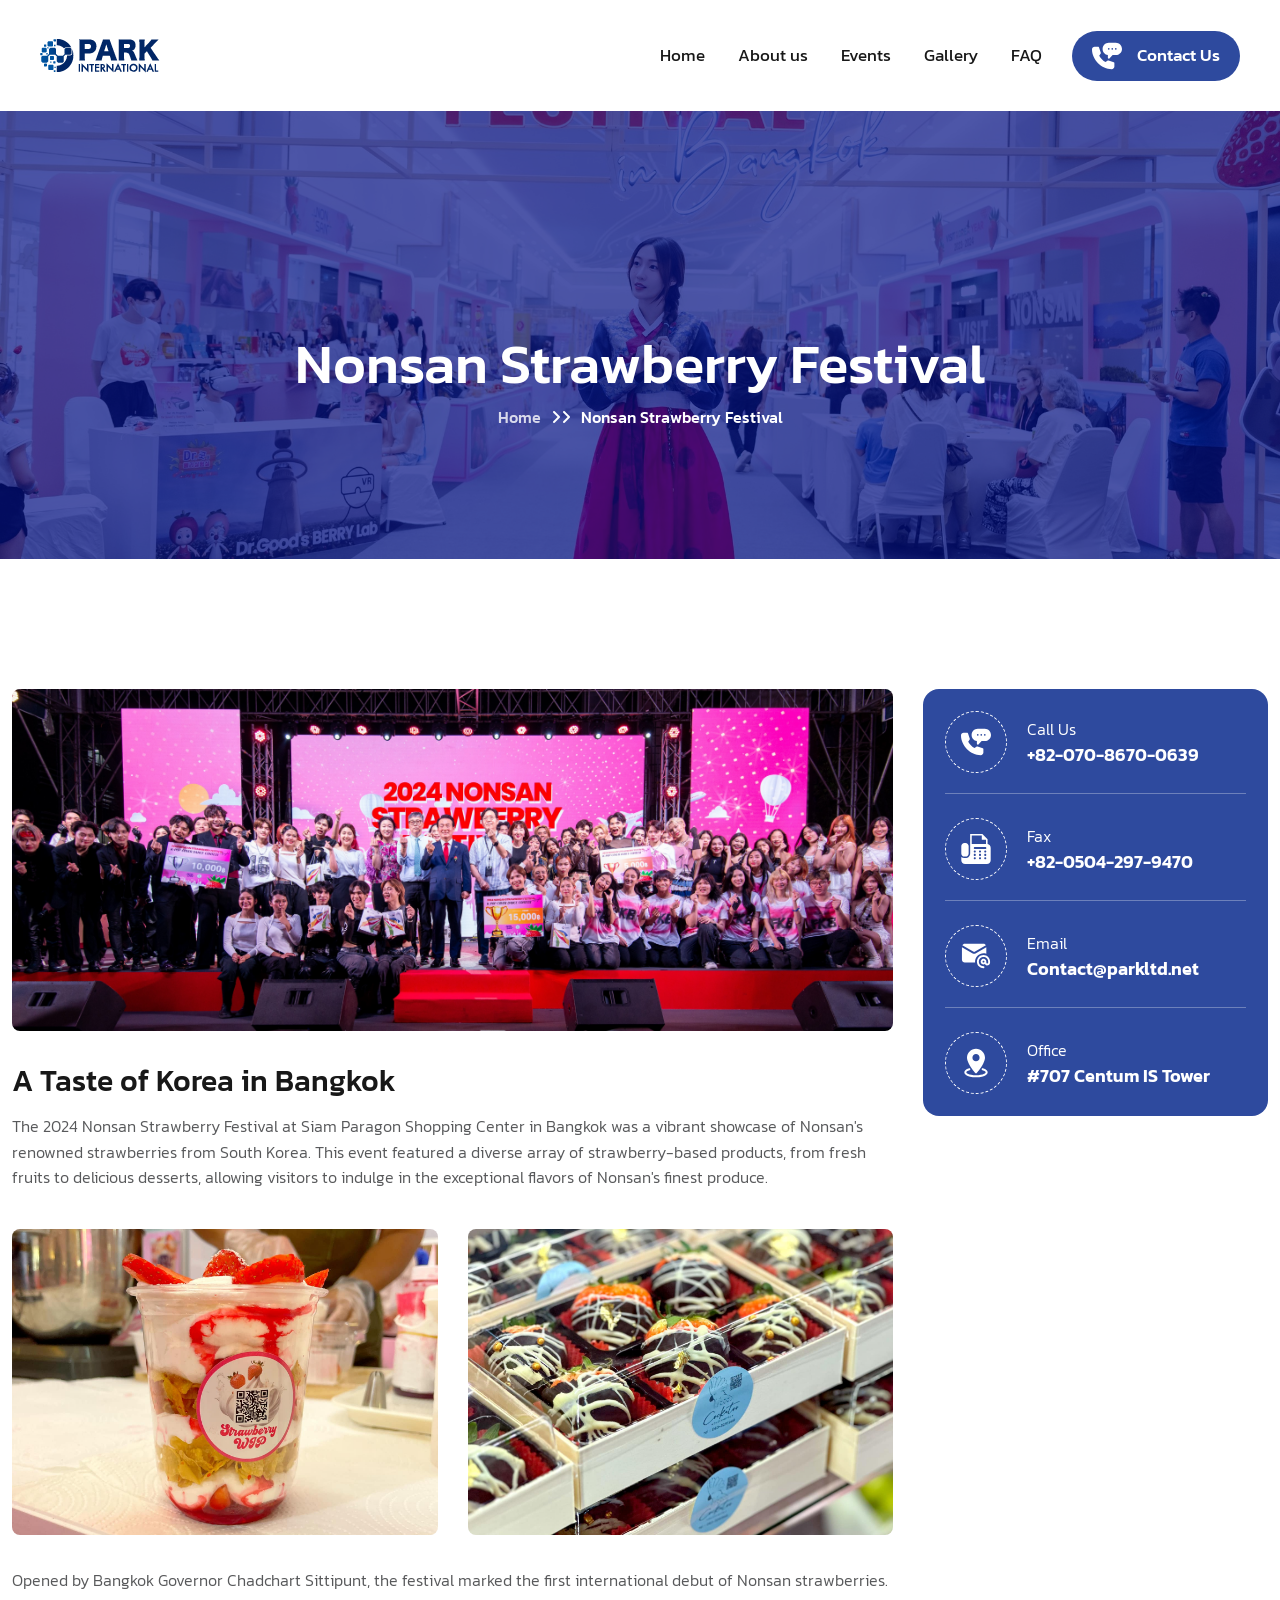
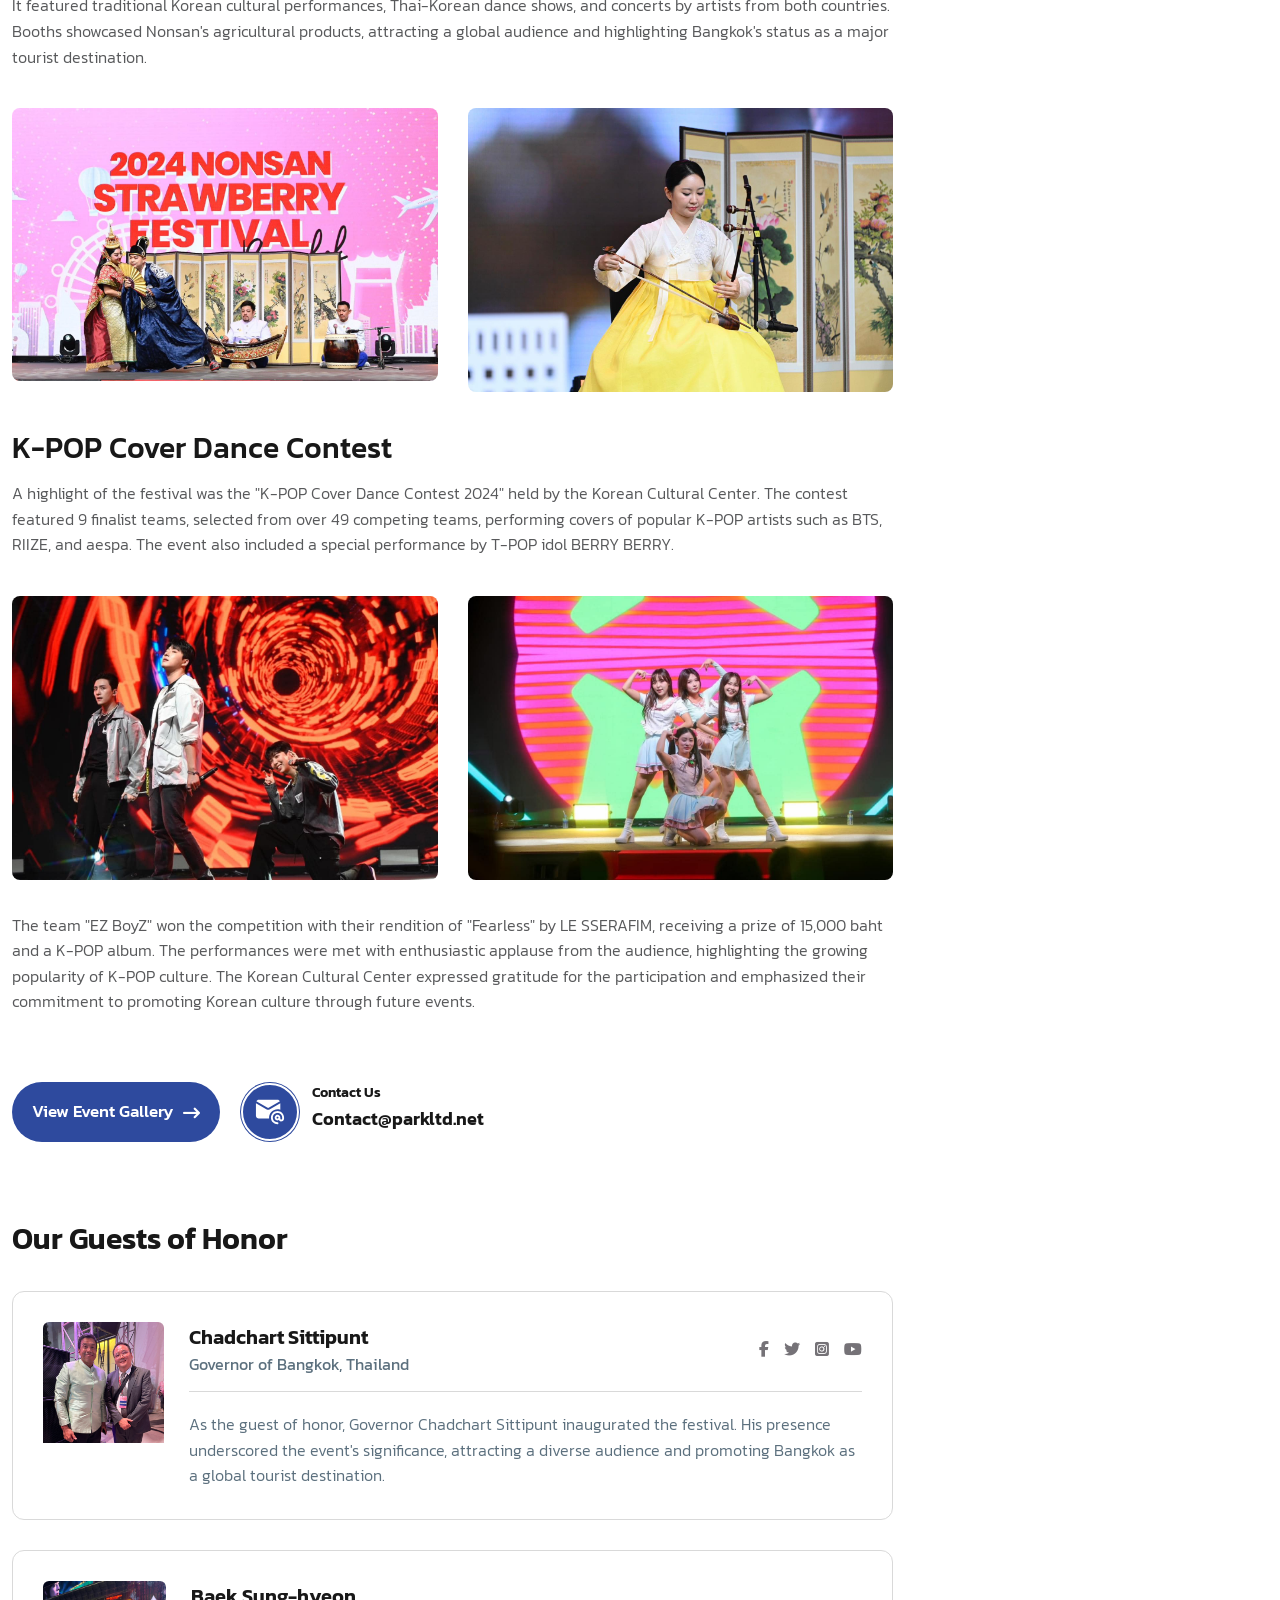
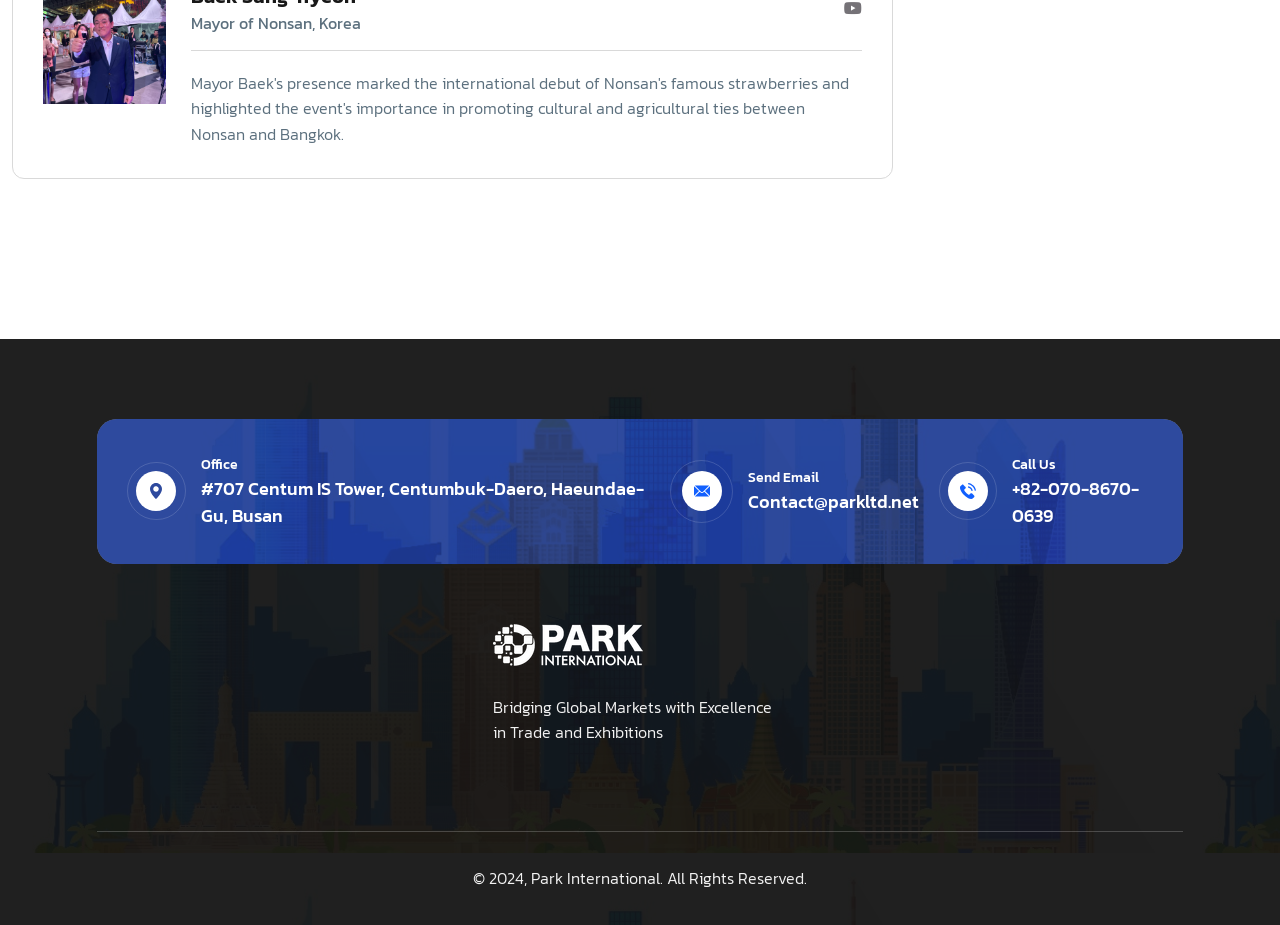
<file: bangkok-strawberry-festival-2024.html>
<!doctype html>
<html>

<head>
    <meta charset="UTF-8" />
    <meta name="viewport" content="width=device-width, initial-scale=1.0" />
    <link rel="stylesheet" href="assets/vendor/font-awesome/all.min.css" />
    <link rel="stylesheet" href="assets/vendor/swiper/swiper-bundle.min.css" />
    <link rel="stylesheet" href="assets/vendor/splide/splide.min.css" />
    <link rel="stylesheet" href="assets/vendor/slim-select/slimselect.css" />
    <title>Nonsan Strawberry Festival</title>

    <!-- tailwind css -->
    <link href="src/output.css" rel="stylesheet" />

    <!-- custom css -->
    <link href="assets/css/style.css" rel="stylesheet" />
</head>

<body>
    <!-- overlay -->
    <div class="et-overlay group">
        <div class="opacity-0 pointer-events-none group-[.active]:opacity-100 group-[.active]:pointer-events-auto transition ease-linear duration-300  bg-etBlack/80 fixed inset-0 z-[60]"></div>
    </div>
    <!-- overlay -->

    <!-- sidebar -->
    <div class="et-sidebar group">
        <div class=" group-[.active]:translate-x-0 translate-x-[100%] transition-transform ease-linear duration-300 fixed right-0 w-full max-w-[25%] xl:max-w-[30%] lg:max-w-[40%] md:max-w-[50%] sm:max-w-[60%] xxs:max-w-full bg-[#18377e] h-full z-[100] overflow-auto p-[50px] lg:p-[30px] space-y-[40px]">
            <!-- heading -->
            <div class="et-sidebar-heading">
                <div class="logo flex justify-between items-center">
                    <a href="index.html"><img src="assets/img/parkintlogo-white.png" alt="logo"></a>

                    <button type="button" class="et-sidebar-close-btn border border-white/50 w-[45px] aspect-square shrink-0 text-white text-[22px] rounded-full hover:text-etBlue hover:bg-white"><i class="fa-solid fa-xmark"></i></button>
                </div>
            </div>

            <!-- mobile menu -->
            <div class="et-header-nav-in-mobile"></div>
        </div>
    </div>

    <!-- HEADER SECTION START -->
    <header class="et-header et-3-header to-be-fixed relative py-[30px] xxs:py-[20px] top-0 w-full px-[155px] xxxl:px-[100px] xxl:px-[40px] xs:px-[20px] z-50">
        <div class="flex justify-between items-center">
            <!-- logo -->
            <div class="logo shrink-0">
                <a href="index.html">
                    <img src="assets/img/parkintlogo.png" alt="logo">
                </a>
            </div>

            <div class="et-header-right flex items-center gap-[60px] xl:gap-[30px]">
                <div class="to-go-to-sidebar-in-mobile flex md:flex-col md:items-start items-center gap-[100px] xl:gap-[30px] md:gap-y-[15px]">
                    <!-- nav -->
                    <ul class="et-header-nav et-3-header-nav flex md:flex-col gap-x-[43px] xl:gap-x-[33px] font-kanit text-[17px] font-normal">
                        <li><a href="index.html">Home</a></li>
                        <li><a href="about.html">About us</a></li>
                        <li class="has-sub-menu relative">
                            <a role="button">Events</a>

                            <ul class="et-header-submenu">
                                <li><a href="events.html">All Events</a></li>
                                <li><a href="bangkok-strawberry-festival-2024.html">Nonsan Strawberry Festival</a></li>
                                <li><a href="gyeongnam-seafood-conference-2024.html">Gyeongnam Seafood Conference</a></li>
                            </ul>
                        </li>

                        <li class="has-sub-menu relative">
                            <a role="button">Gallery</a>

                            <ul class="et-header-submenu">
                                <li><a href="bangkok-strawberry-festival-gallery-2024.html">Nonsan Strawberry Festival</a></li>
                                <li><a href="gyeongnam-seafood-conference-gallery.html">Gyeongnam Seafood Conference</a></li>
                            </ul>
                        </li>
                        <li><a href="faq.html">FAQ</a></li>
                    </ul>

                    <!-- button -->
                    <a href="contact.html" class="et-contact-btn bg-etBlue flex items-center justify-center gap-x-[15px] h-[50px] px-[20px] text-white font-medium text-[17px] rounded-full group">
                        <span class="icon">
                            <svg width="30" height="28" viewBox="0 0 30 28" fill="none" xmlns="http://www.w3.org/2000/svg">
                                <path d="M23.7891 0.816406H16.7578C13.3658 0.816406 10.6055 3.5767 10.6055 6.96875C10.6055 10.063 12.9015 12.631 15.8789 13.0585V15.7578C15.8788 15.9317 15.9303 16.1016 16.0268 16.2462C16.1234 16.3907 16.2607 16.5033 16.4214 16.5697C16.7456 16.705 17.1258 16.6325 17.3793 16.3792L20.6374 13.1211H23.7891C27.1811 13.1211 30 10.3608 30 6.96875C30 3.5767 27.1811 0.816406 23.7891 0.816406ZM16.7578 7.84754C16.2723 7.84754 15.8789 7.45402 15.8789 6.96863C15.8789 6.48324 16.2723 6.08973 16.7578 6.08973C17.2432 6.08973 17.6367 6.48324 17.6367 6.96863C17.6367 7.45402 17.2432 7.84754 16.7578 7.84754ZM20.2734 7.84754C19.7879 7.84754 19.3945 7.45402 19.3945 6.96863C19.3945 6.48324 19.7879 6.08973 20.2734 6.08973C20.7588 6.08973 21.1523 6.48324 21.1523 6.96863C21.1523 7.45402 20.7588 7.84754 20.2734 7.84754ZM23.7891 7.84754C23.3036 7.84754 22.9102 7.45402 22.9102 6.96863C22.9102 6.48324 23.3036 6.08973 23.7891 6.08973C24.2745 6.08973 24.668 6.48324 24.668 6.96863C24.668 7.45402 24.2745 7.84754 23.7891 7.84754Z" fill="white"/>
                                <path d="M19.7461 27.1836C21.2 27.1836 22.3828 26.0008 22.3828 24.5469V21.0312C22.3828 20.6527 22.1408 20.3171 21.782 20.1978L16.5209 18.44C16.2634 18.3533 15.9819 18.3928 15.7553 18.5421L13.5186 20.033C11.1496 18.9035 8.33871 16.0925 7.20914 13.7236L8.7 11.4868C8.77415 11.3754 8.82189 11.2485 8.83958 11.1158C8.85728 10.9831 8.84447 10.8482 8.80213 10.7212L7.04432 5.46014C6.98611 5.28516 6.87428 5.13295 6.72469 5.02512C6.5751 4.91728 6.39534 4.85929 6.21094 4.85938H2.63672C1.18277 4.85938 0 6.02979 0 7.48373C0 17.61 9.6198 27.1836 19.7461 27.1836Z" fill="white"/>
                                </svg>
                        </span>
                        Contact Us</a>
                </div>

                <!-- mobile menu button -->
                <button type="button" class="et-mobile-menu-open-btn hidden md:inline-block bg-etBlue rounded-full w-[50px] aspect-square text-white text-[18px] hover:bg-etBlue"><i class="fa-solid fa-bars"></i></button>
            </div>
        </div>
    </header>
    <!-- HEADER SECTION END -->


    <main>
        <!-- BREADCRUMB SECTION START -->
        <section class="et-breadcrumb bg-[#000D83] pt-[210px] lg:pt-[190px] sm:pt-[160px] pb-[130px] lg:pb-[110px] sm:pb-[80px] relative z-[1] before:absolute before:inset-0 before:bg-[url('../assets/img/nonsanfestivalbanner.jpg')] before:bg-no-repeat before:bg-cover before:bg-center before:-z-[1] before:opacity-30">
            <div class="container mx-auto max-w-[1200px] px-[12px] xl:max-w-full text-center text-white">
                <h1 class="et-breadcrumb-title font-medium text-[56px] md:text-[50px] xs:text-[45px]">Nonsan Strawberry Festival</h1>
                <ul class="inline-flex items-center gap-[10px] font-medium text-[16px]">
                    <li class="opacity-80"><a href="index.html" class="hover:text-etBlue">Home</a></li>
                    <li><i class="fa-solid fa-angle-right"></i><i class="fa-solid fa-angle-right"></i></li>
                    <li class="current-page">Nonsan Strawberry Festival</li>
                </ul>
            </div>
        </section>
        <!-- BREADCRUMB SECTION END -->


        <!-- main content -->
        <div class="et-event-details-content py-[130px] lg:py-[80px] md:py-[60px]">
            <div class="container mx-auto max-w-[1200px] px-[12px] xl:max-w-full">
                <div class="flex gap-[30px] lg:gap-[20px] md:flex-col md:items-center">
                    <!-- left content -->
                    <div class="left">
                        <!-- img -->
                        <div class="relative rounded-[8px] overflow-hidden">
                            <img src="assets/img/nonsanbanner2.jpg" alt="event-details-img">
                       </div>

                        <!-- txt -->
                        <div>
                            <h4 class="text-[30px] xs:text-[25px] xxs:text-[22px] font-medium text-etBlack mb-[11px] mt-[27px]">A Taste of Korea in Bangkok</h4>

                            <p class="font-light text-[16px] text-etGray mb-[15px]">
                                The 2024 Nonsan Strawberry Festival at Siam Paragon Shopping Center in Bangkok was a vibrant showcase of Nonsan's renowned strawberries from South Korea. This event featured a diverse array of strawberry-based products, from fresh fruits to delicious desserts, allowing visitors to indulge in the exceptional flavors of Nonsan's finest produce. </p>

                            <div class="grid grid-cols-2 xxs:grid-cols-1 gap-[30px] lg:gap-[20px] mt-[38px] mb-[33px]">
                                <img src="assets/img/nonsanbooth9.jpg" alt="event-details-img" class="max-h-[306px] w-full object-cover rounded-[8px]">
                                <img src="assets/img/nonsanbooth15.jpg" alt="event-details-img" class="max-h-[306px] w-full object-cover rounded-[8px]">
                            </div>

                            <p class="font-light text-[16px] text-etGray">Opened by Bangkok Governor Chadchart Sittipunt, the festival marked the first international debut of Nonsan strawberries. It featured traditional Korean cultural performances, Thai-Korean dance shows, and concerts by artists from both countries. Booths showcased Nonsan's agricultural products, attracting a global audience and highlighting Bangkok's status as a major tourist destination.</p>
                        
                            <div class="grid grid-cols-2 xxs:grid-cols-1 gap-[30px] lg:gap-[20px] mt-[38px] mb-[33px]">
                                <img src="assets/img/culturalperformance3.jpg" alt="event-details-img" class="max-h-[306px] w-full object-cover rounded-[8px]">
                                <img src="assets/img/culturalperformance9.jpg" alt="event-details-img" class="max-h-[306px] w-full object-cover rounded-[8px]">
                            </div>

                            <h4 class="text-[30px] xs:text-[25px] xxs:text-[22px] font-medium text-etBlack mb-[11px] mt-[19px]">K-POP Cover Dance Contest</h4>

                            <p class="font-light text-[16px] text-etGray mb-[21px]">A highlight of the festival was the "K-POP Cover Dance Contest 2024" held by the Korean Cultural Center. The contest featured 9 finalist teams, selected from over 49 competing teams, performing covers of popular K-POP artists such as BTS, RIIZE, and aespa. The event also included a special performance by T-POP idol BERRY BERRY.</p>

                            <div class="grid grid-cols-2 xxs:grid-cols-1 gap-[30px] lg:gap-[20px] mt-[38px] mb-[33px]">
                                <img src="assets/img/nonsankpopartist.jpg" alt="event-details-img" class="max-h-[306px] w-full object-cover rounded-[8px]">
                                <img src="assets/img/nonsankpopartist3.jpg" alt="event-details-img" class="max-h-[306px] w-full object-cover rounded-[8px]">
                            </div>

                            <p class="font-light text-[16px] text-etGray mb-[43px]">The team "EZ BoyZ" won the competition with their rendition of "Fearless" by LE SSERAFIM, receiving a prize of 15,000 baht and a K-POP album. The performances were met with enthusiastic applause from the audience, highlighting the growing popularity of K-POP culture. The Korean Cultural Center expressed gratitude for the participation and emphasized their commitment to promoting Korean culture through future events.</p>
                        </div>

                        <!-- actions -->
                        <div class="py-[24px] flex items-center xxs:flex-col gap-[20px]">
                            <a href="bangkok-strawberry-festival-gallery-2024.html" class="inline-flex items-center h-[60px] rounded-full bg-etBlue px-[20px] text-[17px] font-medium text-white gap-[10px] hover:bg-etGray">View Event Gallery <i class="fa-arrow-right-long fa-solid"></i></a>
                            <div class="flex gap-[12px]">
                                <a href="mailto:Contact@parkltd.net">
                                    <span class="icon bg-etBlue w-[60px] aspect-square rounded-full outline-[2px] outline outline-white -outline-offset-[3px] flex items-center justify-center hover:bg-etGray">
                                        <img src="assets/img/mail.svg" alt="contact icon">
                                    </span>
                                </a>

                                <span class="txt font-semibold text-etBlack">
                                    <span class="block text-[14px] mb-[2px]">Contact Us</span>
                                    <a href="mailto:Contact@parkltd.net" class="text-[18px] hover:text-etBlue">Contact@parkltd.net</a>
                                </span>
                            </div>
                        </div>

                        <!-- artists -->
                        <div class="mt-[50px]">
                            <h3 class="text-[30px] xs:text-[25px] font-semibold text-etBlack mb-[30px] xs:mb-[15px]">Our Guests of Honor</h3>

                            <!-- single artist -->
                            <div class="border border-[#d9d9d9] rounded-[12px] p-[30px] lg:p-[20px] flex xs:flex-col gap-x-[25px] gap-y-[10px] mb-[30px]">
                                <!-- img -->
                                <div class="rounded-[6px] overflow-hidden shrink-0">
                                    <img src="assets/img/CEOandMayor.jpeg" alt="Artist Image" class="w-[168px] aspect-square">
                                </div>

                                <!-- txt -->
                                <div class="grow">
                                    <!-- heading  -->
                                    <div class="flex flex-wrap items-center justify-between gap-[10px] border-b border-[#d9d9d9] pb-[15px]">
                                        <div>
                                            <h5 class="font-semibold text-[20px] text-etBlack"><a href="https://www.oecd-inclusive.com/champion-mayors/mayor/governor-chadchart-sittipunt/" target="_blank" rel="noopener noreferrer" class="hover:text-etBlue">Chadchart Sittipunt</a></h5>
                                            <span class="inline-block text-etGray2 text-[16px]">Governor of Bangkok, Thailand</span>
                                        </div>

                                        <!-- socials -->
                                        <div class="flex gap-[15px] text-[16px]">
                                            <a href="https://www.facebook.com/chadchartofficial/" target="_blank" rel="noopener noreferrer" class="text-[#757277] hover:text-etBlue"><i class="fa-brands fa-facebook-f"></i></a>
                                            <a href="https://x.com/chadchart_trip?lang=en" target="_blank" rel="noopener noreferrer" class="text-[#757277] hover:text-etBlue"><i class="fa-brands fa-twitter"></i></a>
                                            <a href="https://www.instagram.com/chadchartandfriends/" target="_blank" rel="noopener noreferrer" class="text-[#757277] hover:text-etBlue"><i class="fa-brands fa-square-instagram"></i></a>
                                            <a href="https://www.youtube.com/@chadchartandfriends" target="_blank" rel="noopener noreferrer" class="text-[#757277] hover:text-etBlue"><i class="fa-brands fa-youtube"></i></a>
                                        </div>
                                    </div>

                                    <!-- description -->
                                    <p class="font-light text-etGray2 pt-[20px] text-[16px]">
                                        As the guest of honor, Governor Chadchart Sittipunt inaugurated the festival. His presence underscored the event's significance, attracting a diverse audience and promoting Bangkok as a global tourist destination.</p>
                                </div>
                            </div>

                            <!-- single artist -->
                            <div class="border border-[#d9d9d9] rounded-[12px] p-[30px] lg:p-[20px] flex xs:flex-col gap-x-[25px] gap-y-[10px] mb-[30px]">
                                <!-- img -->
                                <div class="rounded-[6px] overflow-hidden shrink-0">
                                    <img src="assets/img/NonsanMayor.jpg" alt="Artist Image" class="w-[168px] aspect-square">
                                </div>

                                <!-- txt -->
                                <div class="grow">
                                    <!-- heading  -->
                                    <div class="flex flex-wrap items-center justify-between gap-[10px] border-b border-[#d9d9d9] pb-[15px]">
                                        <div>
                                            <h5 class="font-semibold text-[20px] text-etBlack"><a href="https://www.koreapost.com/news/articleView.html?idxno=32813" target="_blank" rel="noopener noreferrer" class="hover:text-etBlue">
                                                Baek Sung-hyeon</a></h5>
                                            <span class="inline-block text-etGray2 text-[16px]">Mayor of Nonsan, Korea</span>
                                        </div>

                                        <!-- socials -->
                                        <div class="flex gap-[15px] text-[16px]">
                                            <a href="https://www.youtube.com/watch?v=TGlxcZ2oRVA" target="_blank" rel="noopener noreferrer" class="text-[#757277] hover:text-etBlue"><i class="fa-brands fa-youtube"></i></a>
                                        </div>
                                    </div>

                                    <!-- description -->
                                    <p class="font-light text-etGray2 pt-[20px] text-[16px]">Mayor Baek's presence marked the international debut of Nonsan's famous strawberries and highlighted the event's importance in promoting cultural and agricultural ties between Nonsan and Bangkok.</p>
                                </div>
                            </div>
                        </div>
                    </div>

                    <!-- right sidebar -->
                    <div class="right max-w-full w-[45%] shrink-0 space-y-[30px] hide-on-mobile">
                     
                            <div class="p-[22px] lg:p-[16px] bg-etBlue space-y-[24px] text-[16px] rounded-[16px]">
                                <!-- single contact info -->
                                <div class="flex flex-wrap items-center gap-[20px] pb-[20px] text-white border-b border-white/30 last:border-0 last:pb-0">
                                    <span class="icon shrink-0 border border-dashed border-white rounded-full h-[62px] w-[62px] flex items-center justify-center">
                                        <img src="assets/img/call-msg.svg" alt="icon">
                                    </span>
    
                                    <div class="txt">
                                        <span class="font-light">Call Us</span>
                                        <h4 class="font-semibold text-[18px]"><a href="tel:+82-070-8670-0639">+82-070-8670-0639</a></h4>
                                    </div>
                                </div>
    
                                <!-- single contact info -->
                                <div class="flex flex-wrap items-center gap-[20px] pb-[20px] text-white border-b border-white/30 last:border-0 last:pb-0">
                                    <span class="icon shrink-0 border border-dashed border-white rounded-full h-[62px] w-[62px] flex items-center justify-center">
                                        <img src="assets/img/fax-free-4-svgrepo-com.svg" alt="icon">
                                    </span>
    
                                    <div class="txt">
                                        <span class="font-light">Fax</span>
                                        <h4 class="font-semibold text-[18px]">+82-0504-297-9470</h4>
                                    </div>
                                </div>

                                <!-- single contact info -->
                                <div class="flex flex-wrap items-center gap-[20px] pb-[20px] text-white border-b border-white/30 last:border-0 last:pb-0">
                                    <span class="icon shrink-0 border border-dashed border-white rounded-full h-[62px] w-[62px] flex items-center justify-center">
                                        <img src="assets/img/mail.svg" alt="icon">
                                    </span>
    
                                    <div class="txt">
                                        <span class="font-light">Email</span>
                                        <h4 class="font-semibold text-[18px]"><a href="mailto:Contact@parkltd.net">Contact@parkltd.net</a></h4>
                                    </div>
                                </div>

                                <!-- single contact info -->
                                <div class="flex flex-wrap items-center gap-[20px] pb-[20px] text-white border-b border-white/30 last:border-0 last:pb-0">
                                    <span class="icon shrink-0 border border-dashed border-white rounded-full h-[62px] w-[62px] flex items-center justify-center">
                                        <img src="assets/img/location-dot-circle.svg" alt="icon">
                                    </span>
    
                                    <div class="txt">
                                        <span class="font-light">Office</span>
                                        <h4 class="font-semibold text-[18px]">#707 Centum IS Tower</h4>
                                    </div>
                                </div>
                            </div>
    
                            

                        <!-- location map -->
                        <iframe src="https://www.google.com/maps/embed?pb=!1m14!1m8!1m3!1d13044.782672499035!2d129.1254403!3d35.1766754!3m2!1i1024!2i768!4f13.1!3m3!1m2!1s0x356893aca0f96447%3A0xb15ef62e4f9964d8!2sCentum%20IS%20Tower!5e0!3m2!1sen!2s!4v1722431757924!5m2!1sen!2s" allowfullscreen="" loading="lazy" referrerpolicy="no-referrer-when-downgrade" class="w-full h-[280px] rounded-[30px]"></iframe>
                    </div>
                </div>
            </div>
        </div>
    </main>

    <!-- FOOTER SECTION START -->
    <footer class="et-footer bg-etBlack relative z-[1] before:absolute before:-z-[1] before:inset-0 before:bg-[url('../assets/img/footer-1-bg.jpg')] before:opacity-30 before:mix-blend-overlay text-white">
        <div class="container mx-auto max-w-[calc(100%-37.1vw)] xxxl:max-w-[calc(100%-350px)] xl:max-w-[calc(100%-170px)] px-[12px] lg:max-w-full">

            <!-- footer top -->
            <div class="et-footer-top pt-[130px] xl:pt-[80px] pb-[60px]">
                <!-- contact infos -->
                <div class="bg-etBlue py-[35px] px-[40px] xl:px-[30px] rounded-[20px] mb-[60px] overflow-hidden relative z-[1] flex lg:flex-wrap justify-between lg:justify-center xs:justify-start items-center gap-[20px] before:absolute before:-z-[1] before:inset-0 before:bg-[url('../assets/img/contact-info-bg.jpg')] before:bg-cover before:bg-no-repeat before:bg-center before:opacity-40 before:mix-blend-multiply">
                    <!-- single info -->
                    <div class="flex xxs:flex-col items-center xxs:items-start gap-[15px] xxs:gap-[10px]">
                        <!-- icon -->
                        <div class="icon border border-white/15 rounded-full w-[63px] aspect-square shrink-0 flex items-center justify-center">
                            <div class="w-[40px] aspect-square bg-white rounded-full flex items-center justify-center">
                                <svg width="12" height="16" viewBox="0 0 12 16" fill="none" xmlns="http://www.w3.org/2000/svg">
                                    <path d="M6 0C4.40935 0.00211004 2.88445 0.634929 1.75969 1.75969C0.634929 2.88445 0.00211004 4.40935 0 6C0 10.3075 5.59 15.7025 5.8275 15.93C5.8737 15.9749 5.93558 16 6 16C6.06442 16 6.1263 15.9749 6.1725 15.93C6.41 15.7025 12 10.3075 12 6C11.9979 4.40935 11.3651 2.88445 10.2403 1.75969C9.11555 0.634929 7.59065 0.00211004 6 0ZM6 8.75C5.4561 8.75 4.92442 8.58871 4.47218 8.28654C4.01995 7.98437 3.66747 7.55488 3.45933 7.05238C3.25119 6.54988 3.19673 5.99695 3.30284 5.4635C3.40895 4.93005 3.67086 4.44005 4.05546 4.05546C4.44005 3.67086 4.93005 3.40895 5.4635 3.30284C5.99695 3.19673 6.54988 3.25119 7.05238 3.45933C7.55488 3.66747 7.98437 4.01995 8.28654 4.47218C8.58871 4.92442 8.75 5.4561 8.75 6C8.74956 6.72921 8.45969 7.42843 7.94406 7.94406C7.42843 8.45969 6.72921 8.74956 6 8.75Z" class="fill-etBlue" />
                                </svg>
                            </div>
                        </div>
                        <!-- txt -->
                        <div>
                            <span class="block font-medium text-[14px]">Office</span>
                            <h5 class="font-medium text-[18px]">#707 Centum IS Tower, Centumbuk-Daero, Haeundae-Gu, Busan</h5>
                        </div>
                    </div>

                    <!-- single info -->
                    <div class="flex xxs:flex-col items-center xxs:items-start gap-[15px] xxs:gap-[10px]">
                        <!-- icon -->
                        <div class="icon border border-white/15 rounded-full w-[63px] aspect-square shrink-0 flex items-center justify-center">
                            <div class="w-[40px] aspect-square bg-white rounded-full flex items-center justify-center">
                                <svg width="16" height="16" viewBox="0 0 16 16" fill="none" xmlns="http://www.w3.org/2000/svg">
                                    <path d="M15.8591 3.17969L11.0066 8.00091L15.8591 12.8221C15.9468 12.6388 16 12.4361 16 12.2197V3.78216C16 3.56569 15.9468 3.36303 15.8591 3.17969Z" fill="#1260FE" />
                                    <path d="M14.5937 2.375H1.40618C1.18971 2.375 0.987055 2.42822 0.803711 2.51594L7.00568 8.68666C7.55406 9.23503 8.4458 9.23503 8.99418 8.68666L15.1961 2.51594C15.0128 2.42822 14.8101 2.375 14.5937 2.375Z" fill="#1260FE" />
                                    <path d="M0.140938 3.17969C0.0532188 3.36303 0 3.56569 0 3.78216V12.2197C0 12.4361 0.0532188 12.6388 0.140938 12.8221L4.99341 8.00091L0.140938 3.17969Z" fill="#1260FE" />
                                    <path d="M10.3437 8.66211L9.65702 9.34877C8.7433 10.2625 7.25652 10.2625 6.3428 9.34877L5.65618 8.66211L0.803711 13.4833C0.987055 13.571 1.18971 13.6243 1.40618 13.6243H14.5937C14.8101 13.6243 15.0128 13.571 15.1961 13.4833L10.3437 8.66211Z" fill="#1260FE" />
                                </svg>
                            </div>
                        </div>
                        <!-- txt -->
                        <div>
                            <span class="block font-medium text-[14px]">Send Email</span>
                            <h5 class="font-medium text-[18px]"><a href="mailto:Contact@parkltd.net">Contact@parkltd.net</a></h5>
                        </div>
                    </div>

                    <!-- single info -->
                    <div class="flex xxs:flex-col items-center xxs:items-start gap-[15px] xxs:gap-[10px]">
                        <!-- icon -->
                        <div class="icon border border-white/15 rounded-full w-[63px] aspect-square shrink-0 flex items-center justify-center">
                            <div class="w-[40px] aspect-square bg-white rounded-full flex items-center justify-center">
                                <svg width="16" height="16" viewBox="0 0 16 16" fill="none" xmlns="http://www.w3.org/2000/svg">
                                    <path d="M12.1643 10.5834C11.6416 10.0673 10.989 10.0673 10.4696 10.5834C10.0734 10.9762 9.67723 11.3691 9.28769 11.7686C9.18114 11.8785 9.09125 11.9018 8.9614 11.8286C8.70503 11.6887 8.43202 11.5755 8.18564 11.4224C7.03698 10.6999 6.07477 9.77097 5.22243 8.72552C4.79959 8.20613 4.42336 7.65011 4.16033 7.02417C4.10706 6.89765 4.11705 6.81442 4.22026 6.7112C4.61647 6.32832 5.00268 5.93544 5.39223 5.54257C5.93493 4.99654 5.93493 4.35728 5.3889 3.80792C5.07926 3.49495 4.76962 3.18865 4.45998 2.87568C4.14036 2.55605 3.82406 2.23309 3.5011 1.9168C2.97838 1.40739 2.32581 1.40739 1.80641 1.92012C1.40688 2.313 1.02399 2.71586 0.617799 3.10208C0.241571 3.45833 0.0517928 3.89449 0.0118394 4.40389C-0.0514202 5.23293 0.151676 6.01535 0.438009 6.77779C1.02399 8.35595 1.91628 9.75765 2.99836 11.0428C4.45998 12.7808 6.20462 14.1559 8.24557 15.148C9.1645 15.5942 10.1167 15.9371 11.1522 15.9937C11.8647 16.0337 12.484 15.8539 12.98 15.2979C13.3196 14.9183 13.7025 14.572 14.0621 14.2091C14.5948 13.6698 14.5982 13.0172 14.0688 12.4845C13.4362 11.8485 12.8003 11.2159 12.1643 10.5834Z" fill="#1260FE" />
                                    <path d="M11.5283 7.92979L12.7569 7.72003C12.5638 6.59135 12.0311 5.56921 11.222 4.75682C10.3663 3.90116 9.28426 3.36178 8.09232 3.19531L7.91919 4.43054C8.84145 4.56039 9.68047 4.97657 10.343 5.63913C10.969 6.26506 11.3785 7.05747 11.5283 7.92979Z" fill="#1260FE" />
                                    <path d="M13.4496 2.59031C12.0312 1.17197 10.2367 0.276344 8.25565 0L8.08252 1.23523C9.79386 1.47495 11.3454 2.25071 12.5706 3.47262C13.7326 4.63459 14.495 6.10288 14.7714 7.71766L15.9999 7.50791C15.677 5.63676 14.7947 3.93874 13.4496 2.59031Z" fill="#1260FE" />
                                </svg>
                            </div>
                        </div>

                        <!-- txt -->
                        <div>
                            <span class="block font-medium text-[14px]">Call Us</span>
                            <h5 class="font-medium text-[18px]"><a href="tel:8207086700639">+82-070-8670-0639</a></h5>
                        </div>
                    </div>
                </div>

                <div class="flex md:flex-wrap xs:w-full gap-x-[65px] xxl:gap-x-[45px] xl:gap-[30px] gap-y-[25px] justify-center md:justify-center xxs:justify-start">
                    <!-- footer about -->
                    <div class="et-footer-about max-w-[295px] lg:max-w-none md:max-w-[300px] xs:max-w-full">
                        <a href="#" class="mb-[25px] inline-block"><img src="assets/img/parkintlogo-white.png" alt="logo"></a>
                        <p class="font-light text-[#f2f2f2] text-[16px] mb-[25px]">Bridging Global Markets with Excellence in Trade and Exhibitions</p>
                    </div>
                </div>
            </div>

            <!-- footer bottom -->
            <div class="et-footer-bottom border-t border-white/20 py-[34px]">
                <p class="font-light text-[#f2f2f2] text-center text-[16px]">&copy; 2024, Park International. All Rights Reserved.</p>
            </div>
        </div>
    </footer>
    <!-- FOOTER SECTION END -->


    <!-- JS FILES -->
    <script src="assets/vendor/swiper/swiper-bundle.min.js"></script>
    <script src="assets/vendor/splide/splide.min.js"></script>
    <script src="assets/vendor/slim-select/slimselect.min.js"></script>
    <script src="assets/vendor/fslightbox/fslightbox.js"></script>
    <script src="assets/vendor/splide/splide-extension-auto-scroll.min.js"></script>
    <script src="assets/vendor/lenis/lenis.min.js"></script>
    <script src="assets/vendor/splittype/index.min.js"></script>
    <script src="assets/vendor/gsap/gsap.min.js"></script>
    <script src="assets/vendor/gsap/gsap-scroll-trigger.min.js"></script>


    <script src="assets/js/main.js"></script>
    <script src="assets/js/event-details.js"></script>
</body>

</html>
</file>
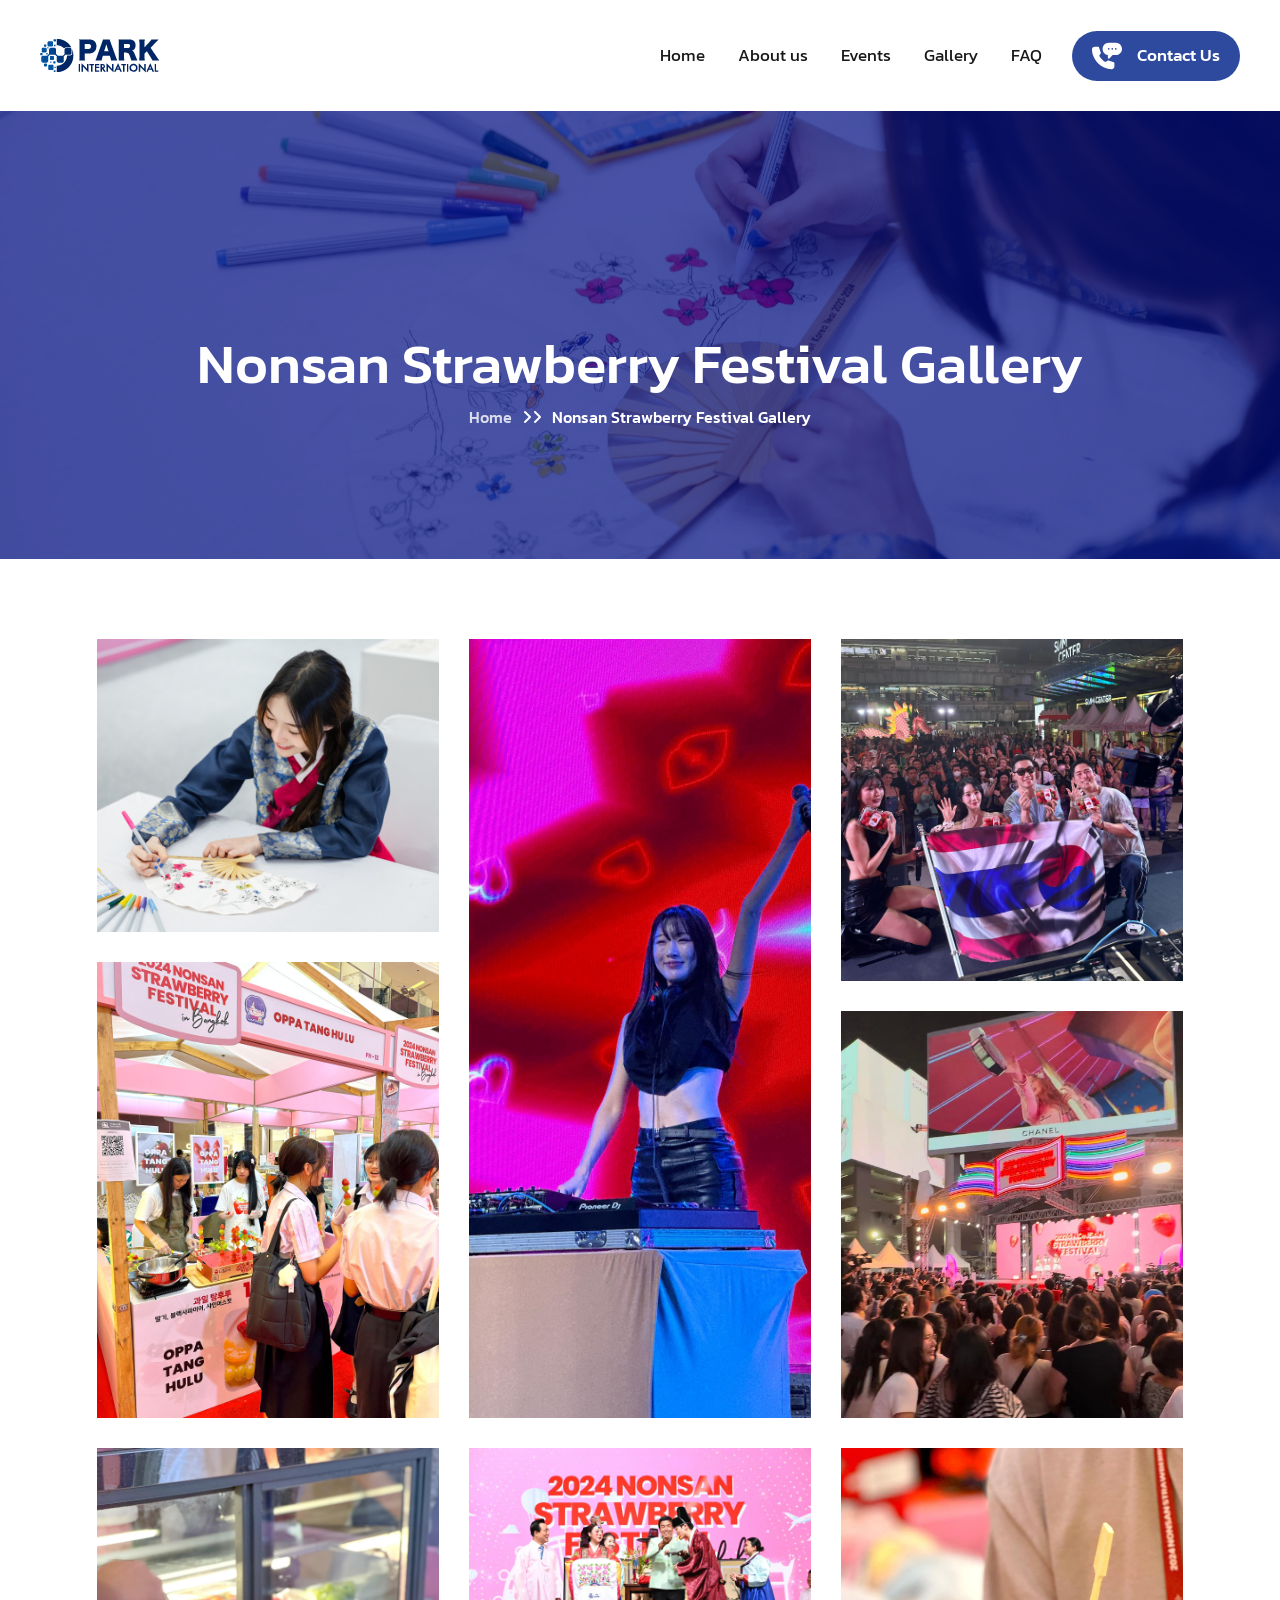
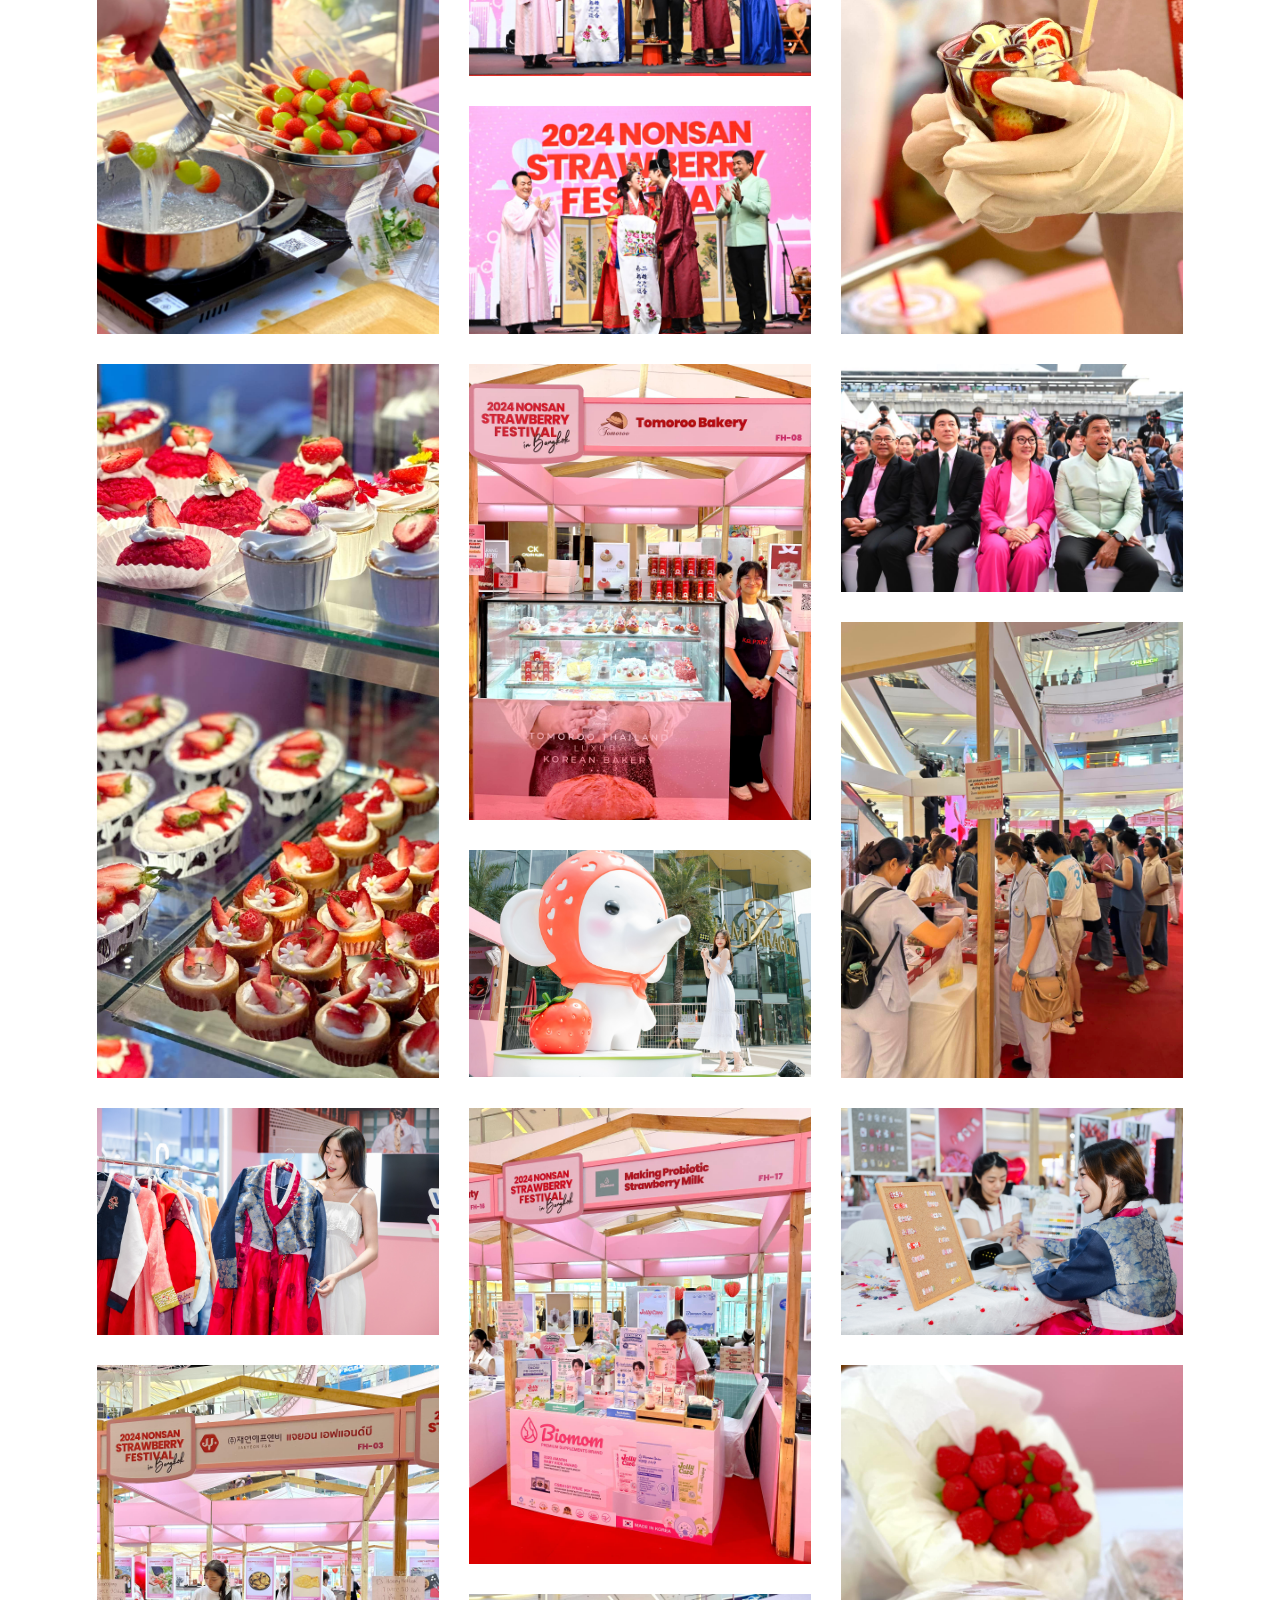
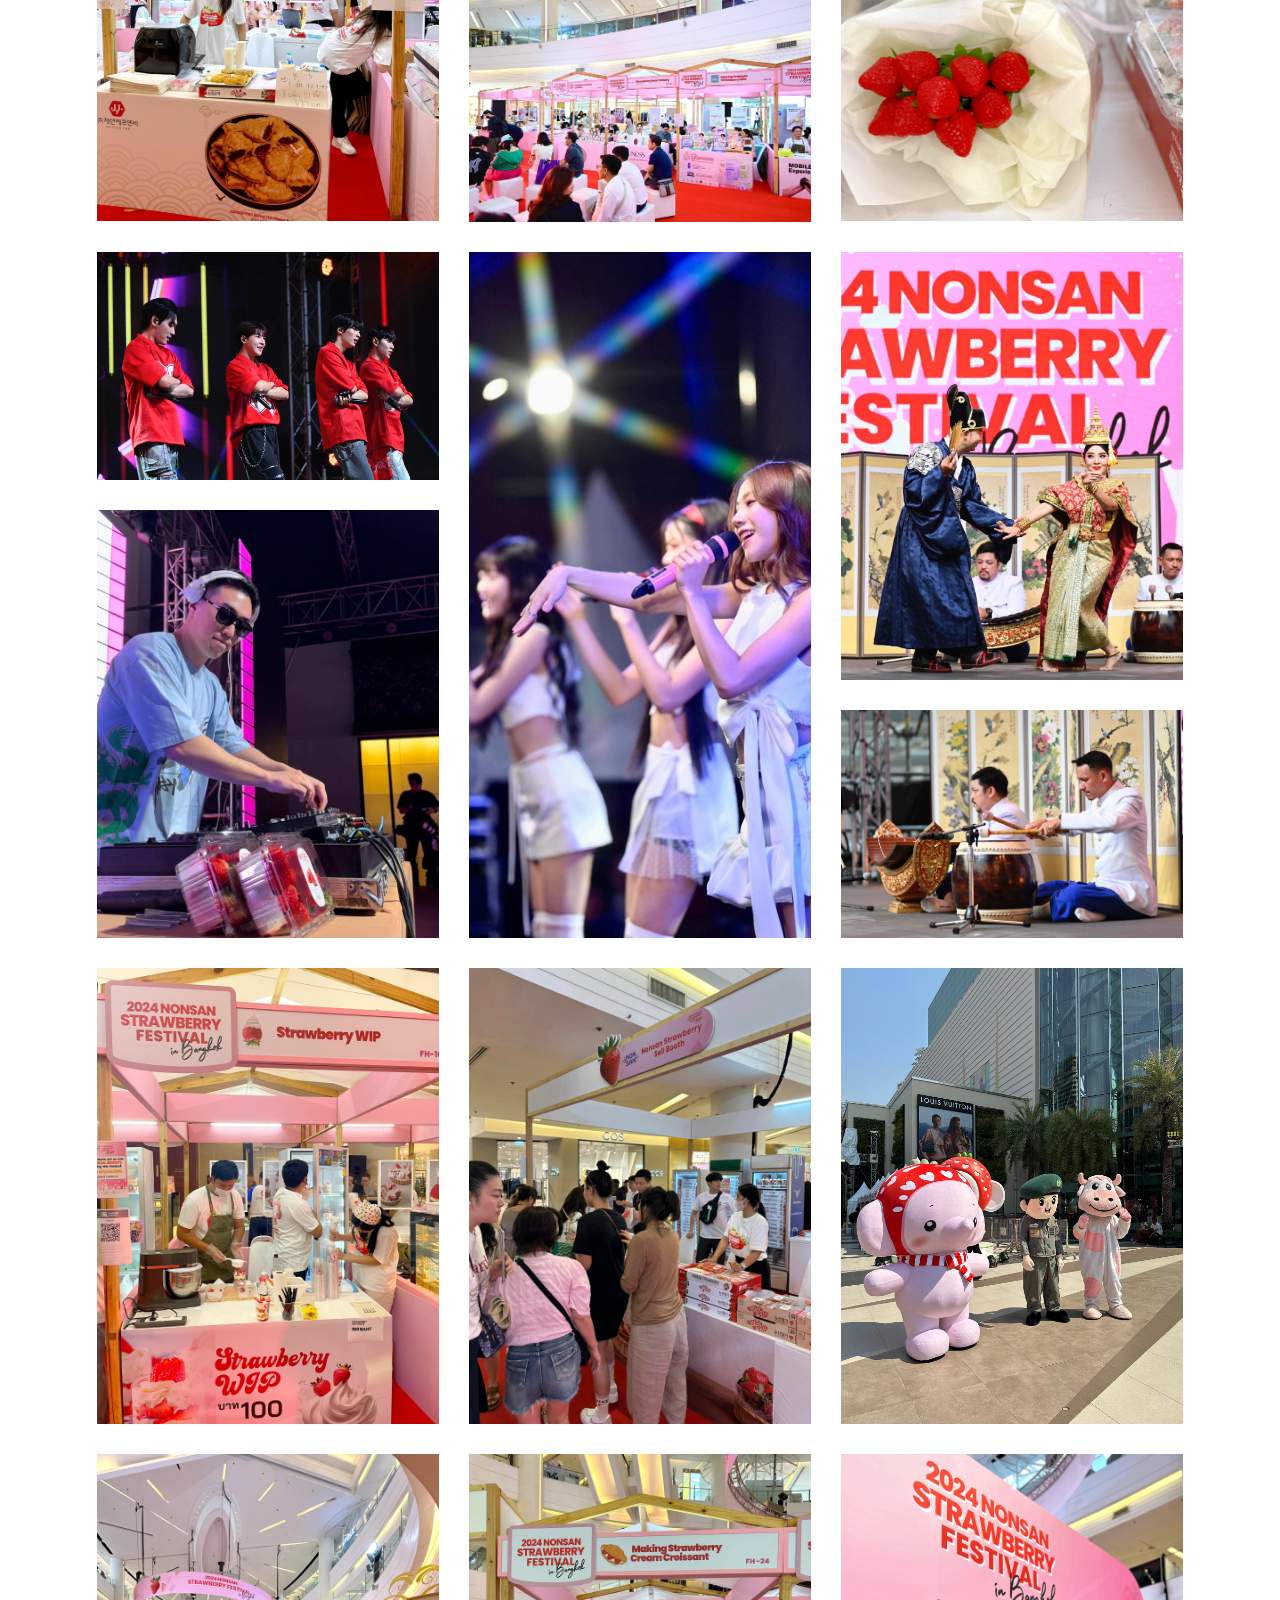
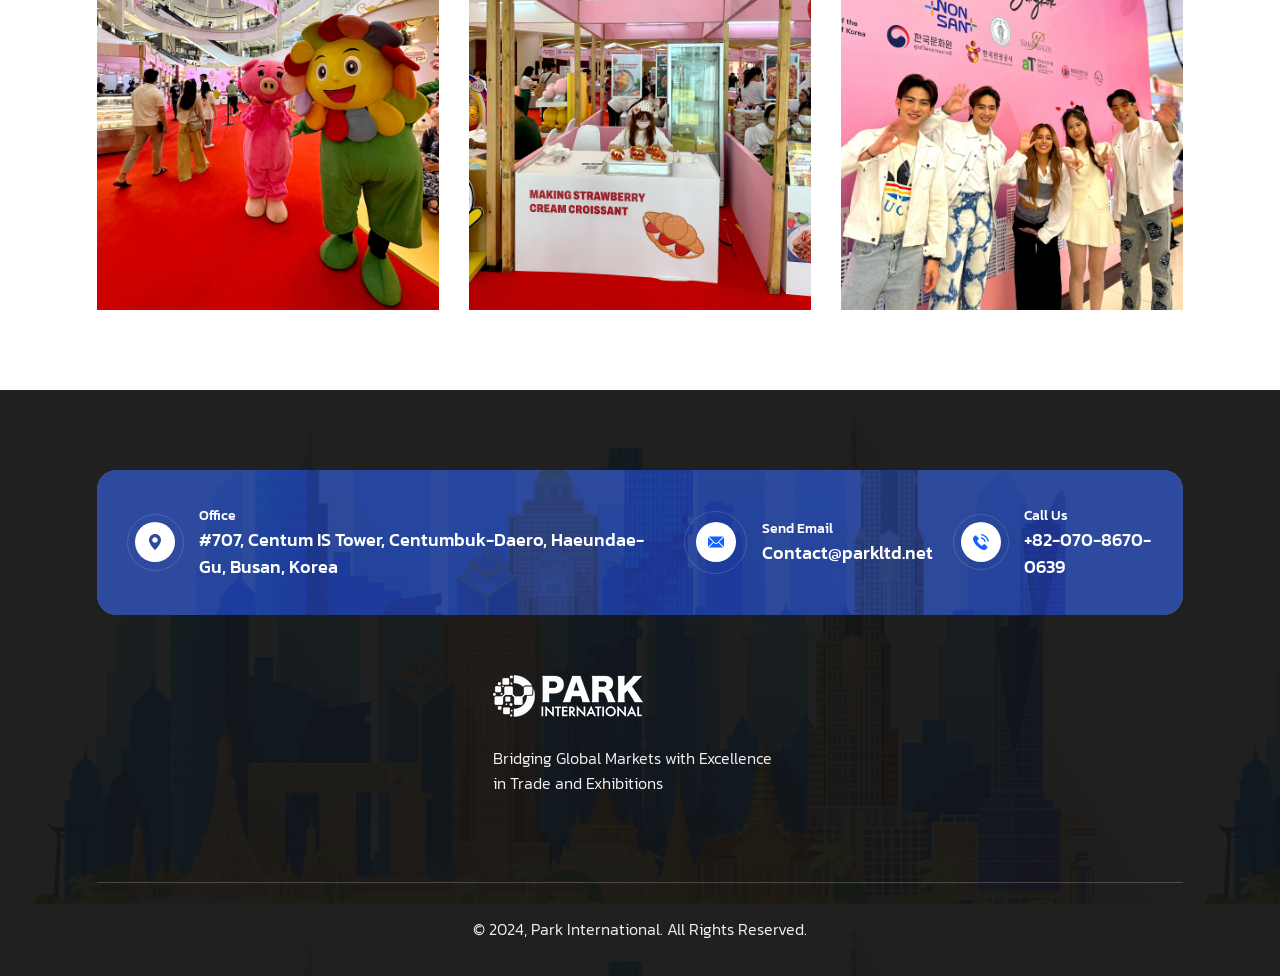
<file: bangkok-strawberry-festival-gallery-2024.html>
<!doctype html>
<html>

<head>
    <meta charset="UTF-8" />
    <meta name="viewport" content="width=device-width, initial-scale=1.0" />
    <link rel="stylesheet" href="assets/vendor/font-awesome/all.min.css" />
    <link rel="stylesheet" href="assets/vendor/swiper/swiper-bundle.min.css" />
    <link rel="stylesheet" href="assets/vendor/splide/splide.min.css" />
    <link rel="stylesheet" href="assets/vendor/slim-select/slimselect.css" />
    <title>Nonsan Strawberry Festival Gallery</title>

    <!-- tailwind css -->
    <link href="src/output.css" rel="stylesheet" />

    <!-- custom css -->
    <link href="assets/css/style.css" rel="stylesheet" />
</head>

<body>
    <!-- overlay -->
    <div class="et-overlay group">
        <div class="opacity-0 pointer-events-none group-[.active]:opacity-100 group-[.active]:pointer-events-auto transition ease-linear duration-300  bg-etBlack/80 fixed inset-0 z-[60]"></div>
    </div>
    <!-- overlay -->

    <!-- sidebar -->
    <div class="et-sidebar group">
        <div class=" group-[.active]:translate-x-0 translate-x-[100%] transition-transform ease-linear duration-300 fixed right-0 w-full max-w-[25%] xl:max-w-[30%] lg:max-w-[40%] md:max-w-[50%] sm:max-w-[60%] xxs:max-w-full bg-[#18377e] h-full z-[100] overflow-auto p-[50px] lg:p-[30px] space-y-[40px]">
            <!-- heading -->
            <div class="et-sidebar-heading">
                <div class="logo flex justify-between items-center">
                    <a href="index.html"><img src="assets/img/parkintlogo-white.png" alt="logo"></a>

                    <button type="button" class="et-sidebar-close-btn border border-white/50 w-[45px] aspect-square shrink-0 text-white text-[22px] rounded-full hover:text-etBlue hover:bg-white"><i class="fa-solid fa-xmark"></i></button>
                </div>
            </div>

            <!-- mobile menu -->
            <div class="et-header-nav-in-mobile"></div>
        </div>
    </div>

    <!-- HEADER SECTION START -->
    <header class="et-header et-3-header to-be-fixed relative py-[30px] xxs:py-[20px] top-0 w-full px-[155px] xxxl:px-[100px] xxl:px-[40px] xs:px-[20px] z-50">
        <div class="flex justify-between items-center">
            <!-- logo -->
            <div class="logo shrink-0">
                <a href="index.html">
                    <img src="assets/img/parkintlogo.png" alt="logo">
                </a>
            </div>

            <div class="et-header-right flex items-center gap-[60px] xl:gap-[30px]">
                <div class="to-go-to-sidebar-in-mobile flex md:flex-col md:items-start items-center gap-[100px] xl:gap-[30px] md:gap-y-[15px]">
                    <!-- nav -->
                    <ul class="et-header-nav et-3-header-nav flex md:flex-col gap-x-[43px] xl:gap-x-[33px] font-kanit text-[17px] font-normal">
                        <li><a href="index.html">Home</a></li>
                        <li><a href="about.html">About us</a></li>
                        <li class="has-sub-menu relative">
                            <a role="button">Events</a>

                            <ul class="et-header-submenu">
                                <li><a href="events.html">All Events</a></li>
                                <li><a href="bangkok-strawberry-festival-2024.html">Nonsan Strawberry Festival</a></li>
                                <li><a href="gyeongnam-seafood-conference-2024.html">Gyeongnam Seafood Conference</a></li>
                            </ul>
                        </li>

                        <li class="has-sub-menu relative">
                            <a role="button">Gallery</a>

                            <ul class="et-header-submenu">
                                <li><a href="bangkok-strawberry-festival-gallery-2024.html">Nonsan Strawberry Festival</a></li>
                                <li><a href="gyeongnam-seafood-conference-gallery.html">Gyeongnam Seafood Conference</a></li>
                            </ul>
                        </li>
                        <li><a href="faq.html">FAQ</a></li>
                    </ul>

                    <!-- button -->
                    <a href="contact.html" class="et-contact-btn bg-etBlue flex items-center justify-center gap-x-[15px] h-[50px] px-[20px] text-white font-medium text-[17px] rounded-full group">
                        <span class="icon">
                            <svg width="30" height="28" viewBox="0 0 30 28" fill="none" xmlns="http://www.w3.org/2000/svg">
                                <path d="M23.7891 0.816406H16.7578C13.3658 0.816406 10.6055 3.5767 10.6055 6.96875C10.6055 10.063 12.9015 12.631 15.8789 13.0585V15.7578C15.8788 15.9317 15.9303 16.1016 16.0268 16.2462C16.1234 16.3907 16.2607 16.5033 16.4214 16.5697C16.7456 16.705 17.1258 16.6325 17.3793 16.3792L20.6374 13.1211H23.7891C27.1811 13.1211 30 10.3608 30 6.96875C30 3.5767 27.1811 0.816406 23.7891 0.816406ZM16.7578 7.84754C16.2723 7.84754 15.8789 7.45402 15.8789 6.96863C15.8789 6.48324 16.2723 6.08973 16.7578 6.08973C17.2432 6.08973 17.6367 6.48324 17.6367 6.96863C17.6367 7.45402 17.2432 7.84754 16.7578 7.84754ZM20.2734 7.84754C19.7879 7.84754 19.3945 7.45402 19.3945 6.96863C19.3945 6.48324 19.7879 6.08973 20.2734 6.08973C20.7588 6.08973 21.1523 6.48324 21.1523 6.96863C21.1523 7.45402 20.7588 7.84754 20.2734 7.84754ZM23.7891 7.84754C23.3036 7.84754 22.9102 7.45402 22.9102 6.96863C22.9102 6.48324 23.3036 6.08973 23.7891 6.08973C24.2745 6.08973 24.668 6.48324 24.668 6.96863C24.668 7.45402 24.2745 7.84754 23.7891 7.84754Z" fill="white"/>
                                <path d="M19.7461 27.1836C21.2 27.1836 22.3828 26.0008 22.3828 24.5469V21.0312C22.3828 20.6527 22.1408 20.3171 21.782 20.1978L16.5209 18.44C16.2634 18.3533 15.9819 18.3928 15.7553 18.5421L13.5186 20.033C11.1496 18.9035 8.33871 16.0925 7.20914 13.7236L8.7 11.4868C8.77415 11.3754 8.82189 11.2485 8.83958 11.1158C8.85728 10.9831 8.84447 10.8482 8.80213 10.7212L7.04432 5.46014C6.98611 5.28516 6.87428 5.13295 6.72469 5.02512C6.5751 4.91728 6.39534 4.85929 6.21094 4.85938H2.63672C1.18277 4.85938 0 6.02979 0 7.48373C0 17.61 9.6198 27.1836 19.7461 27.1836Z" fill="white"/>
                                </svg>
                        </span>
                        Contact Us</a>
                </div>

                <!-- mobile menu button -->
                <button type="button" class="et-mobile-menu-open-btn hidden md:inline-block bg-etBlue rounded-full w-[50px] aspect-square text-white text-[18px] hover:bg-etBlue"><i class="fa-solid fa-bars"></i></button>
            </div>
        </div>
    </header>
    <!-- HEADER SECTION END -->

    <main>
        <!-- BREADCRUMB SECTION START -->
        <section class="et-breadcrumb bg-[#000D83] pt-[210px] lg:pt-[190px] sm:pt-[160px] pb-[130px] lg:pb-[110px] sm:pb-[80px] relative z-[1] before:absolute before:inset-0 before:bg-[url('../assets/img/nonsanfestivalgallerybanner.jpg')] before:bg-no-repeat before:bg-cover before:bg-center before:-z-[1] before:opacity-30">
            <div class="container mx-auto max-w-[1200px] px-[12px] xl:max-w-full text-center text-white">
                <h1 class="et-breadcrumb-title font-medium text-[56px] md:text-[50px] xs:text-[45px]">Nonsan Strawberry Festival Gallery</h1>
                <ul class="inline-flex items-center gap-[10px] font-medium text-[16px]">
                    <li class="opacity-80"><a href="index.html" class="hover:text-etBlue">Home</a></li>
                    <li><i class="fa-solid fa-angle-right"></i><i class="fa-solid fa-angle-right"></i></li>
                    <li class="current-page">Nonsan Strawberry Festival Gallery</li>
                </ul>
            </div>
        </section>
        <!-- BREADCRUMB SECTION END -->
        <!-- w-full aspect-square -->

        <!-- GALLERY SECTION START -->
        <div class="py-[130px] xl:py-[80px] md:py-[60px]">
            <div class="container mx-auto max-w-[calc(100%-37.1vw)] xxxl:max-w-[calc(100%-350px)] xl:max-w-[calc(100%-170px)] px-[12px] lg:max-w-full">
                <div class="grid grid-cols-3 sm:grid-cols-2 xxs:grid-cols-1 gap-[30px] lg:gap-[20px]">
                    <div class="space-y-[30px] lg:space-y-[20px]">
                        <div class="relative z-[1] group before:absolute before:inset-0 before:bg-etBlack/70 before:z-[0] before:opacity-0 before:transition before:duration-[400ms] hover:before:opacity-100">
                            <img src="assets/img/nonsanactivity2.jpg" alt="gallery image">
                            <a href="assets/img/nonsanactivity2.jpg" data-fslightbox="gallery" class="inline-flex items-center justify-center w-[64px] aspect-square rounded-full bg-white text-[25px] absolute top-[50%] left-[50%] -translate-x-[50%] -translate-y-[50%] opacity-0 group-hover:opacity-100 hover:text-etBlue">
                                <i class="fa-plus fa-regular"></i>
                            </a>
                        </div>
                        <div class="relative z-[1] group before:absolute before:inset-0 before:bg-etBlack/70 before:z-[0] before:opacity-0 before:transition before:duration-[400ms] hover:before:opacity-100">
                            <img src="assets/img/nonsanbooth10.jpg" aonslt="gallery image">
                            <a href="assets/img/nonsanbooth10.jpg" data-fslightbox="gallery" class="inline-flex items-center justify-center w-[64px] aspect-square rounded-full bg-white text-[25px] absolute top-[50%] left-[50%] -translate-x-[50%] -translate-y-[50%] opacity-0 group-hover:opacity-100 hover:text-etBlue">
                                <i class="fa-plus fa-regular"></i>
                            </a>
                        </div>
                    </div>
                    <div class="relative z-[1] group before:absolute before:inset-0 before:bg-etBlack/70 before:z-[0] before:opacity-0 before:transition before:duration-[400ms] hover:before:opacity-100">
                        <img src="assets/img/kpopartist4.jpg" alt="Gallery Image" class="w-full h-full object-cover">
                        <a href="assets/img/kpopartist4.jpg" data-fslightbox="gallery" class="inline-flex items-center justify-center w-[64px] aspect-square rounded-full bg-white text-[25px] absolute top-[50%] left-[50%] -translate-x-[50%] -translate-y-[50%] opacity-0 group-hover:opacity-100 hover:text-etBlue">
                            <i class="fa-plus fa-regular"></i>
                        </a>
                    </div>
                    <div class="space-y-[30px] lg:space-y-[20px]">
                        <div class="relative z-[1] group before:absolute before:inset-0 before:bg-etBlack/70 before:z-[0] before:opacity-0 before:transition before:duration-[400ms] hover:before:opacity-100">
                            <img src="assets/img/kpopartist6.jpg" alt="gallery image">
                            <a href="assets/img/kpopartist6.jpg" data-fslightbox="gallery" class="inline-flex items-center justify-center w-[64px] aspect-square rounded-full bg-white text-[25px] absolute top-[50%] left-[50%] -translate-x-[50%] -translate-y-[50%] opacity-0 group-hover:opacity-100 hover:text-etBlue">
                                <i class="fa-plus fa-regular"></i>
                            </a>
                        </div>
                        <div class="relative z-[1] group before:absolute before:inset-0 before:bg-etBlack/70 before:z-[0] before:opacity-0 before:transition before:duration-[400ms] hover:before:opacity-100">
                            <img src="assets/img/nonsanfestivalcrowd2.jpg" alt="gallery image">
                            <a href="assets/img/nonsanfestivalcrowd2.jpg" data-fslightbox="gallery" class="inline-flex items-center justify-center w-[64px] aspect-square rounded-full bg-white text-[25px] absolute top-[50%] left-[50%] -translate-x-[50%] -translate-y-[50%] opacity-0 group-hover:opacity-100 hover:text-etBlue">
                                <i class="fa-plus fa-regular"></i>
                            </a>
                        </div>
                    </div>

                    <div class="relative z-[1] group before:absolute before:inset-0 before:bg-etBlack/70 before:z-[0] before:opacity-0 before:transition before:duration-[400ms] hover:before:opacity-100">
                        <img src="assets/img/nonsanbooth11.jpg" alt="Gallery Image" class="w-full h-full object-cover">
                        <a href="assets/img/nonsanbooth11.jpg" data-fslightbox="gallery" class="inline-flex items-center justify-center w-[64px] aspect-square rounded-full bg-white text-[25px] absolute top-[50%] left-[50%] -translate-x-[50%] -translate-y-[50%] opacity-0 group-hover:opacity-100 hover:text-etBlue">
                            <i class="fa-plus fa-regular"></i>
                        </a>
                    </div>

                    <div class="space-y-[30px] lg:space-y-[20px]">
                        <div class="relative z-[1] group before:absolute before:inset-0 before:bg-etBlack/70 before:z-[0] before:opacity-0 before:transition before:duration-[400ms] hover:before:opacity-100">
                            <img src="assets/img/culturalperformance7.jpg" aonslt="gallery image">
                            <a href="assets/img/culturalperformance7.jpg" data-fslightbox="gallery" class="inline-flex items-center justify-center w-[64px] aspect-square rounded-full bg-white text-[25px] absolute top-[50%] left-[50%] -translate-x-[50%] -translate-y-[50%] opacity-0 group-hover:opacity-100 hover:text-etBlue">
                                <i class="fa-plus fa-regular"></i>
                            </a>
                        </div>
                        <div class="relative z-[1] group before:absolute before:inset-0 before:bg-etBlack/70 before:z-[0] before:opacity-0 before:transition before:duration-[400ms] hover:before:opacity-100">
                            <img src="assets/img/culturalperformance8.jpg" aonslt="gallery image">
                            <a href="assets/img/culturalperformance8.jpg" data-fslightbox="gallery" class="inline-flex items-center justify-center w-[64px] aspect-square rounded-full bg-white text-[25px] absolute top-[50%] left-[50%] -translate-x-[50%] -translate-y-[50%] opacity-0 group-hover:opacity-100 hover:text-etBlue">
                                <i class="fa-plus fa-regular"></i>
                            </a>
                        </div>
                    </div>

                    <div class="relative z-[1] group before:absolute before:inset-0 before:bg-etBlack/70 before:z-[0] before:opacity-0 before:transition before:duration-[400ms] hover:before:opacity-100">
                        <img src="assets/img/nonsanbooth14.jpg" alt="Gallery Image" class="w-full h-full object-cover">
                        <a href="assets/img/nonsanbooth14.jpg" data-fslightbox="gallery" class="inline-flex items-center justify-center w-[64px] aspect-square rounded-full bg-white text-[25px] absolute top-[50%] left-[50%] -translate-x-[50%] -translate-y-[50%] opacity-0 group-hover:opacity-100 hover:text-etBlue">
                            <i class="fa-plus fa-regular"></i>
                        </a>
                    </div>

                    <div class="relative z-[1] group before:absolute before:inset-0 before:bg-etBlack/70 before:z-[0] before:opacity-0 before:transition before:duration-[400ms] hover:before:opacity-100">
                        <img src="assets/img/nonsanbooth7.jpg" alt="Gallery Image" class="w-full h-full object-cover">
                        <a href="assets/img/nonsanbooth7.jpg" data-fslightbox="gallery" class="inline-flex items-center justify-center w-[64px] aspect-square rounded-full bg-white text-[25px] absolute top-[50%] left-[50%] -translate-x-[50%] -translate-y-[50%] opacity-0 group-hover:opacity-100 hover:text-etBlue">
                            <i class="fa-plus fa-regular"></i>
                        </a>
                    </div>

                    <div class="space-y-[30px] lg:space-y-[20px]">
                        <div class="relative z-[1] group before:absolute before:inset-0 before:bg-etBlack/70 before:z-[0] before:opacity-0 before:transition before:duration-[400ms] hover:before:opacity-100">
                            <img src="assets/img/nonsanbooth4.jpg" aonslt="gallery image">
                            <a href="assets/img/nonsanbooth4.jpg" data-fslightbox="gallery" class="inline-flex items-center justify-center w-[64px] aspect-square rounded-full bg-white text-[25px] absolute top-[50%] left-[50%] -translate-x-[50%] -translate-y-[50%] opacity-0 group-hover:opacity-100 hover:text-etBlue">
                                <i class="fa-plus fa-regular"></i>
                            </a>
                        </div>

                        <div class="relative z-[1] group before:absolute before:inset-0 before:bg-etBlack/70 before:z-[0] before:opacity-0 before:transition before:duration-[400ms] hover:before:opacity-100">
                            <img src="assets/img/nonsanmascot2.jpg" aonslt="gallery image">
                            <a href="assets/img/nonsanmascot2.jpg" data-fslightbox="gallery" class="inline-flex items-center justify-center w-[64px] aspect-square rounded-full bg-white text-[25px] absolute top-[50%] left-[50%] -translate-x-[50%] -translate-y-[50%] opacity-0 group-hover:opacity-100 hover:text-etBlue">
                                <i class="fa-plus fa-regular"></i>
                            </a>
                        </div>
                    </div>

                    <div class="space-y-[30px] lg:space-y-[20px]">
                        <div class="relative z-[1] group before:absolute before:inset-0 before:bg-etBlack/70 before:z-[0] before:opacity-0 before:transition before:duration-[400ms] hover:before:opacity-100">
                            <img src="assets/img/guests.jpg" aonslt="gallery image">
                            <a href="assets/img/guests.jpg" data-fslightbox="gallery" class="inline-flex items-center justify-center w-[64px] aspect-square rounded-full bg-white text-[25px] absolute top-[50%] left-[50%] -translate-x-[50%] -translate-y-[50%] opacity-0 group-hover:opacity-100 hover:text-etBlue">
                                <i class="fa-plus fa-regular"></i>
                            </a>
                        </div>
                        <div class="relative z-[1] group before:absolute before:inset-0 before:bg-etBlack/70 before:z-[0] before:opacity-0 before:transition before:duration-[400ms] hover:before:opacity-100">
                            <img src="assets/img/nonsanbooth20.jpg" aonslt="gallery image">
                            <a href="assets/img/nonsanbooth20.jpg" data-fslightbox="gallery" class="inline-flex items-center justify-center w-[64px] aspect-square rounded-full bg-white text-[25px] absolute top-[50%] left-[50%] -translate-x-[50%] -translate-y-[50%] opacity-0 group-hover:opacity-100 hover:text-etBlue">
                                <i class="fa-plus fa-regular"></i>
                            </a>
                        </div>
                    </div>

                    <div class="space-y-[30px] lg:space-y-[20px]">
                        <div class="relative z-[1] group before:absolute before:inset-0 before:bg-etBlack/70 before:z-[0] before:opacity-0 before:transition before:duration-[400ms] hover:before:opacity-100">
                            <img src="assets/img/nonsanhanbok2.jpg" aonslt="gallery image">
                            <a href="assets/img/nonsanhanbok2.jpg" data-fslightbox="gallery" class="inline-flex items-center justify-center w-[64px] aspect-square rounded-full bg-white text-[25px] absolute top-[50%] left-[50%] -translate-x-[50%] -translate-y-[50%] opacity-0 group-hover:opacity-100 hover:text-etBlue">
                                <i class="fa-plus fa-regular"></i>
                            </a>
                        </div>
                        <div class="relative z-[1] group before:absolute before:inset-0 before:bg-etBlack/70 before:z-[0] before:opacity-0 before:transition before:duration-[400ms] hover:before:opacity-100">
                            <img src="assets/img/nonsanbooth6.jpg" aonslt="gallery image">
                            <a href="assets/img/nonsanbooth6.jpg" data-fslightbox="gallery" class="inline-flex items-center justify-center w-[64px] aspect-square rounded-full bg-white text-[25px] absolute top-[50%] left-[50%] -translate-x-[50%] -translate-y-[50%] opacity-0 group-hover:opacity-100 hover:text-etBlue">
                                <i class="fa-plus fa-regular"></i>
                            </a>
                        </div>
                    </div>

                    <div class="space-y-[30px] lg:space-y-[20px]">
                        <div class="relative z-[1] group before:absolute before:inset-0 before:bg-etBlack/70 before:z-[0] before:opacity-0 before:transition before:duration-[400ms] hover:before:opacity-100">
                            <img src="assets/img/nonsanbooth12.jpg" aonslt="gallery image">
                            <a href="assets/img/nonsanbooth12.jpg" data-fslightbox="gallery" class="inline-flex items-center justify-center w-[64px] aspect-square rounded-full bg-white text-[25px] absolute top-[50%] left-[50%] -translate-x-[50%] -translate-y-[50%] opacity-0 group-hover:opacity-100 hover:text-etBlue">
                                <i class="fa-plus fa-regular"></i>
                            </a>
                        </div>
                        <div class="relative z-[1] group before:absolute before:inset-0 before:bg-etBlack/70 before:z-[0] before:opacity-0 before:transition before:duration-[400ms] hover:before:opacity-100">
                            <img src="assets/img/nonsanbooth.jpg" aonslt="gallery image">
                            <a href="assets/img/nonsanbooth.jpg" data-fslightbox="gallery" class="inline-flex items-center justify-center w-[64px] aspect-square rounded-full bg-white text-[25px] absolute top-[50%] left-[50%] -translate-x-[50%] -translate-y-[50%] opacity-0 group-hover:opacity-100 hover:text-etBlue">
                                <i class="fa-plus fa-regular"></i>
                            </a>
                        </div>
                    </div>

                    <div class="space-y-[30px] lg:space-y-[20px]">
                        <div class="relative z-[1] group before:absolute before:inset-0 before:bg-etBlack/70 before:z-[0] before:opacity-0 before:transition before:duration-[400ms] hover:before:opacity-100">
                            <img src="assets/img/nonsanactivity4.jpg" aonslt="gallery image">
                            <a href="assets/img/nonsanactivity4.jpg" data-fslightbox="gallery" class="inline-flex items-center justify-center w-[64px] aspect-square rounded-full bg-white text-[25px] absolute top-[50%] left-[50%] -translate-x-[50%] -translate-y-[50%] opacity-0 group-hover:opacity-100 hover:text-etBlue">
                                <i class="fa-plus fa-regular"></i>
                            </a>
                        </div>
                        <div class="relative z-[1] group before:absolute before:inset-0 before:bg-etBlack/70 before:z-[0] before:opacity-0 before:transition before:duration-[400ms] hover:before:opacity-100">
                            <img src="assets/img/nonsanbooth16.jpg" aonslt="gallery image">
                            <a href="assets/img/nonsanbooth16.jpg" data-fslightbox="gallery" class="inline-flex items-center justify-center w-[64px] aspect-square rounded-full bg-white text-[25px] absolute top-[50%] left-[50%] -translate-x-[50%] -translate-y-[50%] opacity-0 group-hover:opacity-100 hover:text-etBlue">
                                <i class="fa-plus fa-regular"></i>
                            </a>
                        </div>
                    </div>

                    <div class="space-y-[30px] lg:space-y-[20px]">
                        <div class="relative z-[1] group before:absolute before:inset-0 before:bg-etBlack/70 before:z-[0] before:opacity-0 before:transition before:duration-[400ms] hover:before:opacity-100">
                            <img src="assets/img/Kpopartist8.jpg" aonslt="gallery image">
                            <a href="assets/img/Kpopartist8.jpg" data-fslightbox="gallery" class="inline-flex items-center justify-center w-[64px] aspect-square rounded-full bg-white text-[25px] absolute top-[50%] left-[50%] -translate-x-[50%] -translate-y-[50%] opacity-0 group-hover:opacity-100 hover:text-etBlue">
                                <i class="fa-plus fa-regular"></i>
                            </a>
                        </div>
                        <div class="relative z-[1] group before:absolute before:inset-0 before:bg-etBlack/70 before:z-[0] before:opacity-0 before:transition before:duration-[400ms] hover:before:opacity-100">
                            <img src="assets/img/kpopartist5.jpg" aonslt="gallery image">
                            <a href="assets/img/kpopartist5.jpg" data-fslightbox="gallery" class="inline-flex items-center justify-center w-[64px] aspect-square rounded-full bg-white text-[25px] absolute top-[50%] left-[50%] -translate-x-[50%] -translate-y-[50%] opacity-0 group-hover:opacity-100 hover:text-etBlue">
                                <i class="fa-plus fa-regular"></i>
                            </a>
                        </div>
                    </div>

                    <div class="relative z-[1] group before:absolute before:inset-0 before:bg-etBlack/70 before:z-[0] before:opacity-0 before:transition before:duration-[400ms] hover:before:opacity-100">
                        <img src="assets/img/Kpopartist7.jpg" alt="Gallery Image" class="w-full h-full object-cover">
                        <a href="assets/img/Kpopartist7.jpg" data-fslightbox="gallery" class="inline-flex items-center justify-center w-[64px] aspect-square rounded-full bg-white text-[25px] absolute top-[50%] left-[50%] -translate-x-[50%] -translate-y-[50%] opacity-0 group-hover:opacity-100 hover:text-etBlue">
                            <i class="fa-plus fa-regular"></i>
                        </a>
                    </div>

                    <div class="space-y-[30px] lg:space-y-[20px]">
                        <div class="relative z-[1] group before:absolute before:inset-0 before:bg-etBlack/70 before:z-[0] before:opacity-0 before:transition before:duration-[400ms] hover:before:opacity-100">
                            <img src="assets/img/culturalperformance2.jpg" aonslt="gallery image">
                            <a href="assets/img/culturalperformance2.jpg" data-fslightbox="gallery" class="inline-flex items-center justify-center w-[64px] aspect-square rounded-full bg-white text-[25px] absolute top-[50%] left-[50%] -translate-x-[50%] -translate-y-[50%] opacity-0 group-hover:opacity-100 hover:text-etBlue">
                                <i class="fa-plus fa-regular"></i>
                            </a>
                        </div>
                        <div class="relative z-[1] group before:absolute before:inset-0 before:bg-etBlack/70 before:z-[0] before:opacity-0 before:transition before:duration-[400ms] hover:before:opacity-100">
                            <img src="assets/img/culturalperformance11.jpg" aonslt="gallery image">
                            <a href="assets/img/culturalperformance11.jpg" data-fslightbox="gallery" class="inline-flex items-center justify-center w-[64px] aspect-square rounded-full bg-white text-[25px] absolute top-[50%] left-[50%] -translate-x-[50%] -translate-y-[50%] opacity-0 group-hover:opacity-100 hover:text-etBlue">
                                <i class="fa-plus fa-regular"></i>
                            </a>
                        </div>
                    </div>

                    <div class="relative z-[1] group before:absolute before:inset-0 before:bg-etBlack/70 before:z-[0] before:opacity-0 before:transition before:duration-[400ms] hover:before:opacity-100">
                        <img src="assets/img/nonsanbooth8.jpg" alt="Gallery Image" class="w-full h-full object-cover">
                        <a href="assets/img/nonsanbooth8.jpg" data-fslightbox="gallery" class="inline-flex items-center justify-center w-[64px] aspect-square rounded-full bg-white text-[25px] absolute top-[50%] left-[50%] -translate-x-[50%] -translate-y-[50%] opacity-0 group-hover:opacity-100 hover:text-etBlue">
                            <i class="fa-plus fa-regular"></i>
                        </a>
                    </div>

                    <div class="relative z-[1] group before:absolute before:inset-0 before:bg-etBlack/70 before:z-[0] before:opacity-0 before:transition before:duration-[400ms] hover:before:opacity-100">
                        <img src="assets/img/nonsanbooth21.jpg" alt="Gallery Image" class="w-full h-full object-cover">
                        <a href="assets/img/nonsanbooth21.jpg" data-fslightbox="gallery" class="inline-flex items-center justify-center w-[64px] aspect-square rounded-full bg-white text-[25px] absolute top-[50%] left-[50%] -translate-x-[50%] -translate-y-[50%] opacity-0 group-hover:opacity-100 hover:text-etBlue">
                            <i class="fa-plus fa-regular"></i>
                        </a>
                    </div>

                    <div class="relative z-[1] group before:absolute before:inset-0 before:bg-etBlack/70 before:z-[0] before:opacity-0 before:transition before:duration-[400ms] hover:before:opacity-100">
                        <img src="assets/img/nonsanmascots2.jpg" alt="Gallery Image" class="w-full h-full object-cover">
                        <a href="assets/img/nonsanmascots2.jpg" data-fslightbox="gallery" class="inline-flex items-center justify-center w-[64px] aspect-square rounded-full bg-white text-[25px] absolute top-[50%] left-[50%] -translate-x-[50%] -translate-y-[50%] opacity-0 group-hover:opacity-100 hover:text-etBlue">
                            <i class="fa-plus fa-regular"></i>
                        </a>
                    </div>

                    <div class="relative z-[1] group before:absolute before:inset-0 before:bg-etBlack/70 before:z-[0] before:opacity-0 before:transition before:duration-[400ms] hover:before:opacity-100">
                        <img src="assets/img/nonsanmascots3.jpg" alt="Gallery Image" class="w-full h-full object-cover">
                        <a href="assets/img/nonsanmascots3.jpg" data-fslightbox="gallery" class="inline-flex items-center justify-center w-[64px] aspect-square rounded-full bg-white text-[25px] absolute top-[50%] left-[50%] -translate-x-[50%] -translate-y-[50%] opacity-0 group-hover:opacity-100 hover:text-etBlue">
                            <i class="fa-plus fa-regular"></i>
                        </a>
                    </div>

                    <div class="relative z-[1] group before:absolute before:inset-0 before:bg-etBlack/70 before:z-[0] before:opacity-0 before:transition before:duration-[400ms] hover:before:opacity-100">
                        <img src="assets/img/nonsanbooth18.jpg" alt="Gallery Image" class="w-full h-full object-cover">
                        <a href="assets/img/nonsanbooth18.jpg" data-fslightbox="gallery" class="inline-flex items-center justify-center w-[64px] aspect-square rounded-full bg-white text-[25px] absolute top-[50%] left-[50%] -translate-x-[50%] -translate-y-[50%] opacity-0 group-hover:opacity-100 hover:text-etBlue">
                            <i class="fa-plus fa-regular"></i>
                        </a>
                    </div>

                    <div class="relative z-[1] group before:absolute before:inset-0 before:bg-etBlack/70 before:z-[0] before:opacity-0 before:transition before:duration-[400ms] hover:before:opacity-100">
                        <img src="assets/img/nonsanstage2.jpg" alt="Gallery Image" class="w-full h-full object-cover">
                        <a href="assets/img/nonsanstage2.jpg" data-fslightbox="gallery" class="inline-flex items-center justify-center w-[64px] aspect-square rounded-full bg-white text-[25px] absolute top-[50%] left-[50%] -translate-x-[50%] -translate-y-[50%] opacity-0 group-hover:opacity-100 hover:text-etBlue">
                            <i class="fa-plus fa-regular"></i>
                        </a>
                    </div>
                    
                </div>
            </div>
        </div>
        <!-- GALLERY SECTION END -->
    </main>

    <!-- FOOTER SECTION START -->
    <footer class="et-footer bg-etBlack relative z-[1] before:absolute before:-z-[1] before:inset-0 before:bg-[url('../assets/img/footer-1-bg.jpg')] before:opacity-30 before:mix-blend-overlay text-white">
        <div class="container mx-auto max-w-[calc(100%-37.1vw)] xxxl:max-w-[calc(100%-350px)] xl:max-w-[calc(100%-170px)] px-[12px] lg:max-w-full">

            <!-- footer top -->
            <div class="et-footer-top pt-[130px] xl:pt-[80px] pb-[60px]">
                <!-- contact infos -->
                <div class="bg-etBlue py-[35px] px-[40px] xl:px-[30px] rounded-[20px] mb-[60px] overflow-hidden relative z-[1] flex lg:flex-wrap justify-between lg:justify-center xs:justify-start items-center gap-[20px] before:absolute before:-z-[1] before:inset-0 before:bg-[url('../assets/img/contact-info-bg.jpg')] before:bg-cover before:bg-no-repeat before:bg-center before:opacity-40 before:mix-blend-multiply">
                    <!-- single info -->
                    <div class="flex xxs:flex-col items-center xxs:items-start gap-[15px] xxs:gap-[10px]">
                        <!-- icon -->
                        <div class="icon border border-white/15 rounded-full w-[63px] aspect-square shrink-0 flex items-center justify-center">
                            <div class="w-[40px] aspect-square bg-white rounded-full flex items-center justify-center">
                                <svg width="12" height="16" viewBox="0 0 12 16" fill="none" xmlns="http://www.w3.org/2000/svg">
                                    <path d="M6 0C4.40935 0.00211004 2.88445 0.634929 1.75969 1.75969C0.634929 2.88445 0.00211004 4.40935 0 6C0 10.3075 5.59 15.7025 5.8275 15.93C5.8737 15.9749 5.93558 16 6 16C6.06442 16 6.1263 15.9749 6.1725 15.93C6.41 15.7025 12 10.3075 12 6C11.9979 4.40935 11.3651 2.88445 10.2403 1.75969C9.11555 0.634929 7.59065 0.00211004 6 0ZM6 8.75C5.4561 8.75 4.92442 8.58871 4.47218 8.28654C4.01995 7.98437 3.66747 7.55488 3.45933 7.05238C3.25119 6.54988 3.19673 5.99695 3.30284 5.4635C3.40895 4.93005 3.67086 4.44005 4.05546 4.05546C4.44005 3.67086 4.93005 3.40895 5.4635 3.30284C5.99695 3.19673 6.54988 3.25119 7.05238 3.45933C7.55488 3.66747 7.98437 4.01995 8.28654 4.47218C8.58871 4.92442 8.75 5.4561 8.75 6C8.74956 6.72921 8.45969 7.42843 7.94406 7.94406C7.42843 8.45969 6.72921 8.74956 6 8.75Z" class="fill-etBlue" />
                                </svg>
                            </div>
                        </div>
                        <!-- txt -->
                        <div>
                            <span class="block font-medium text-[14px]">Office</span>
                            <h5 class="font-medium text-[18px]">#707, Centum IS Tower, Centumbuk-Daero, Haeundae-Gu, Busan, Korea</h5>
                        </div>
                    </div>

                    <!-- single info -->
                    <div class="flex xxs:flex-col items-center xxs:items-start gap-[15px] xxs:gap-[10px]">
                        <!-- icon -->
                        <div class="icon border border-white/15 rounded-full w-[63px] aspect-square shrink-0 flex items-center justify-center">
                            <div class="w-[40px] aspect-square bg-white rounded-full flex items-center justify-center">
                                <svg width="16" height="16" viewBox="0 0 16 16" fill="none" xmlns="http://www.w3.org/2000/svg">
                                    <path d="M15.8591 3.17969L11.0066 8.00091L15.8591 12.8221C15.9468 12.6388 16 12.4361 16 12.2197V3.78216C16 3.56569 15.9468 3.36303 15.8591 3.17969Z" fill="#1260FE" />
                                    <path d="M14.5937 2.375H1.40618C1.18971 2.375 0.987055 2.42822 0.803711 2.51594L7.00568 8.68666C7.55406 9.23503 8.4458 9.23503 8.99418 8.68666L15.1961 2.51594C15.0128 2.42822 14.8101 2.375 14.5937 2.375Z" fill="#1260FE" />
                                    <path d="M0.140938 3.17969C0.0532188 3.36303 0 3.56569 0 3.78216V12.2197C0 12.4361 0.0532188 12.6388 0.140938 12.8221L4.99341 8.00091L0.140938 3.17969Z" fill="#1260FE" />
                                    <path d="M10.3437 8.66211L9.65702 9.34877C8.7433 10.2625 7.25652 10.2625 6.3428 9.34877L5.65618 8.66211L0.803711 13.4833C0.987055 13.571 1.18971 13.6243 1.40618 13.6243H14.5937C14.8101 13.6243 15.0128 13.571 15.1961 13.4833L10.3437 8.66211Z" fill="#1260FE" />
                                </svg>
                            </div>
                        </div>
                        <!-- txt -->
                        <div>
                            <span class="block font-medium text-[14px]">Send Email</span>
                            <h5 class="font-medium text-[18px]"><a href="mailto:Contact@parkltd.net">Contact@parkltd.net</a></h5>
                        </div>
                    </div>

                    <!-- single info -->
                    <div class="flex xxs:flex-col items-center xxs:items-start gap-[15px] xxs:gap-[10px]">
                        <!-- icon -->
                        <div class="icon border border-white/15 rounded-full w-[63px] aspect-square shrink-0 flex items-center justify-center">
                            <div class="w-[40px] aspect-square bg-white rounded-full flex items-center justify-center">
                                <svg width="16" height="16" viewBox="0 0 16 16" fill="none" xmlns="http://www.w3.org/2000/svg">
                                    <path d="M12.1643 10.5834C11.6416 10.0673 10.989 10.0673 10.4696 10.5834C10.0734 10.9762 9.67723 11.3691 9.28769 11.7686C9.18114 11.8785 9.09125 11.9018 8.9614 11.8286C8.70503 11.6887 8.43202 11.5755 8.18564 11.4224C7.03698 10.6999 6.07477 9.77097 5.22243 8.72552C4.79959 8.20613 4.42336 7.65011 4.16033 7.02417C4.10706 6.89765 4.11705 6.81442 4.22026 6.7112C4.61647 6.32832 5.00268 5.93544 5.39223 5.54257C5.93493 4.99654 5.93493 4.35728 5.3889 3.80792C5.07926 3.49495 4.76962 3.18865 4.45998 2.87568C4.14036 2.55605 3.82406 2.23309 3.5011 1.9168C2.97838 1.40739 2.32581 1.40739 1.80641 1.92012C1.40688 2.313 1.02399 2.71586 0.617799 3.10208C0.241571 3.45833 0.0517928 3.89449 0.0118394 4.40389C-0.0514202 5.23293 0.151676 6.01535 0.438009 6.77779C1.02399 8.35595 1.91628 9.75765 2.99836 11.0428C4.45998 12.7808 6.20462 14.1559 8.24557 15.148C9.1645 15.5942 10.1167 15.9371 11.1522 15.9937C11.8647 16.0337 12.484 15.8539 12.98 15.2979C13.3196 14.9183 13.7025 14.572 14.0621 14.2091C14.5948 13.6698 14.5982 13.0172 14.0688 12.4845C13.4362 11.8485 12.8003 11.2159 12.1643 10.5834Z" fill="#1260FE" />
                                    <path d="M11.5283 7.92979L12.7569 7.72003C12.5638 6.59135 12.0311 5.56921 11.222 4.75682C10.3663 3.90116 9.28426 3.36178 8.09232 3.19531L7.91919 4.43054C8.84145 4.56039 9.68047 4.97657 10.343 5.63913C10.969 6.26506 11.3785 7.05747 11.5283 7.92979Z" fill="#1260FE" />
                                    <path d="M13.4496 2.59031C12.0312 1.17197 10.2367 0.276344 8.25565 0L8.08252 1.23523C9.79386 1.47495 11.3454 2.25071 12.5706 3.47262C13.7326 4.63459 14.495 6.10288 14.7714 7.71766L15.9999 7.50791C15.677 5.63676 14.7947 3.93874 13.4496 2.59031Z" fill="#1260FE" />
                                </svg>
                            </div>
                        </div>

                        <!-- txt -->
                        <div>
                            <span class="block font-medium text-[14px]">Call Us</span>
                            <h5 class="font-medium text-[18px]"><a href="tel:8207086700639">+82-070-8670-0639</a></h5>
                        </div>
                    </div>
                </div>

                <div class="flex md:flex-wrap xs:w-full gap-x-[65px] xxl:gap-x-[45px] xl:gap-[30px] gap-y-[25px] justify-center md:justify-center xxs:justify-start">
                    <!-- footer about -->
                    <div class="et-footer-about max-w-[295px] lg:max-w-none md:max-w-[300px] xs:max-w-full">
                        <a href="#" class="mb-[25px] inline-block"><img src="assets/img/parkintlogo-white.png" alt="logo"></a>
                        <p class="font-light text-[#f2f2f2] text-[16px] mb-[25px]">Bridging Global Markets with Excellence in Trade and Exhibitions</p>
                    </div>
                </div>
            </div>

            <!-- footer bottom -->
            <div class="et-footer-bottom border-t border-white/20 py-[34px]">
                <p class="font-light text-[#f2f2f2] text-center text-[16px]">&copy; 2024, Park International. All Rights Reserved.</p>
            </div>
        </div>
    </footer>
    <!-- FOOTER SECTION END -->


    <!-- JS FILES -->
    <script src="assets/vendor/swiper/swiper-bundle.min.js"></script>
    <script src="assets/vendor/splide/splide.min.js"></script>
    <script src="assets/vendor/slim-select/slimselect.min.js"></script>
    <script src="assets/vendor/fslightbox/fslightbox.js"></script>
    <script src="assets/vendor/splide/splide-extension-auto-scroll.min.js"></script>
    <script src="assets/vendor/lenis/lenis.min.js"></script>
    <script src="assets/vendor/splittype/index.min.js"></script>
    <script src="assets/vendor/gsap/gsap.min.js"></script>
    <script src="assets/vendor/gsap/gsap-scroll-trigger.min.js"></script>


    <script src="assets/js/main.js"></script>
</body>

</html>
</file>
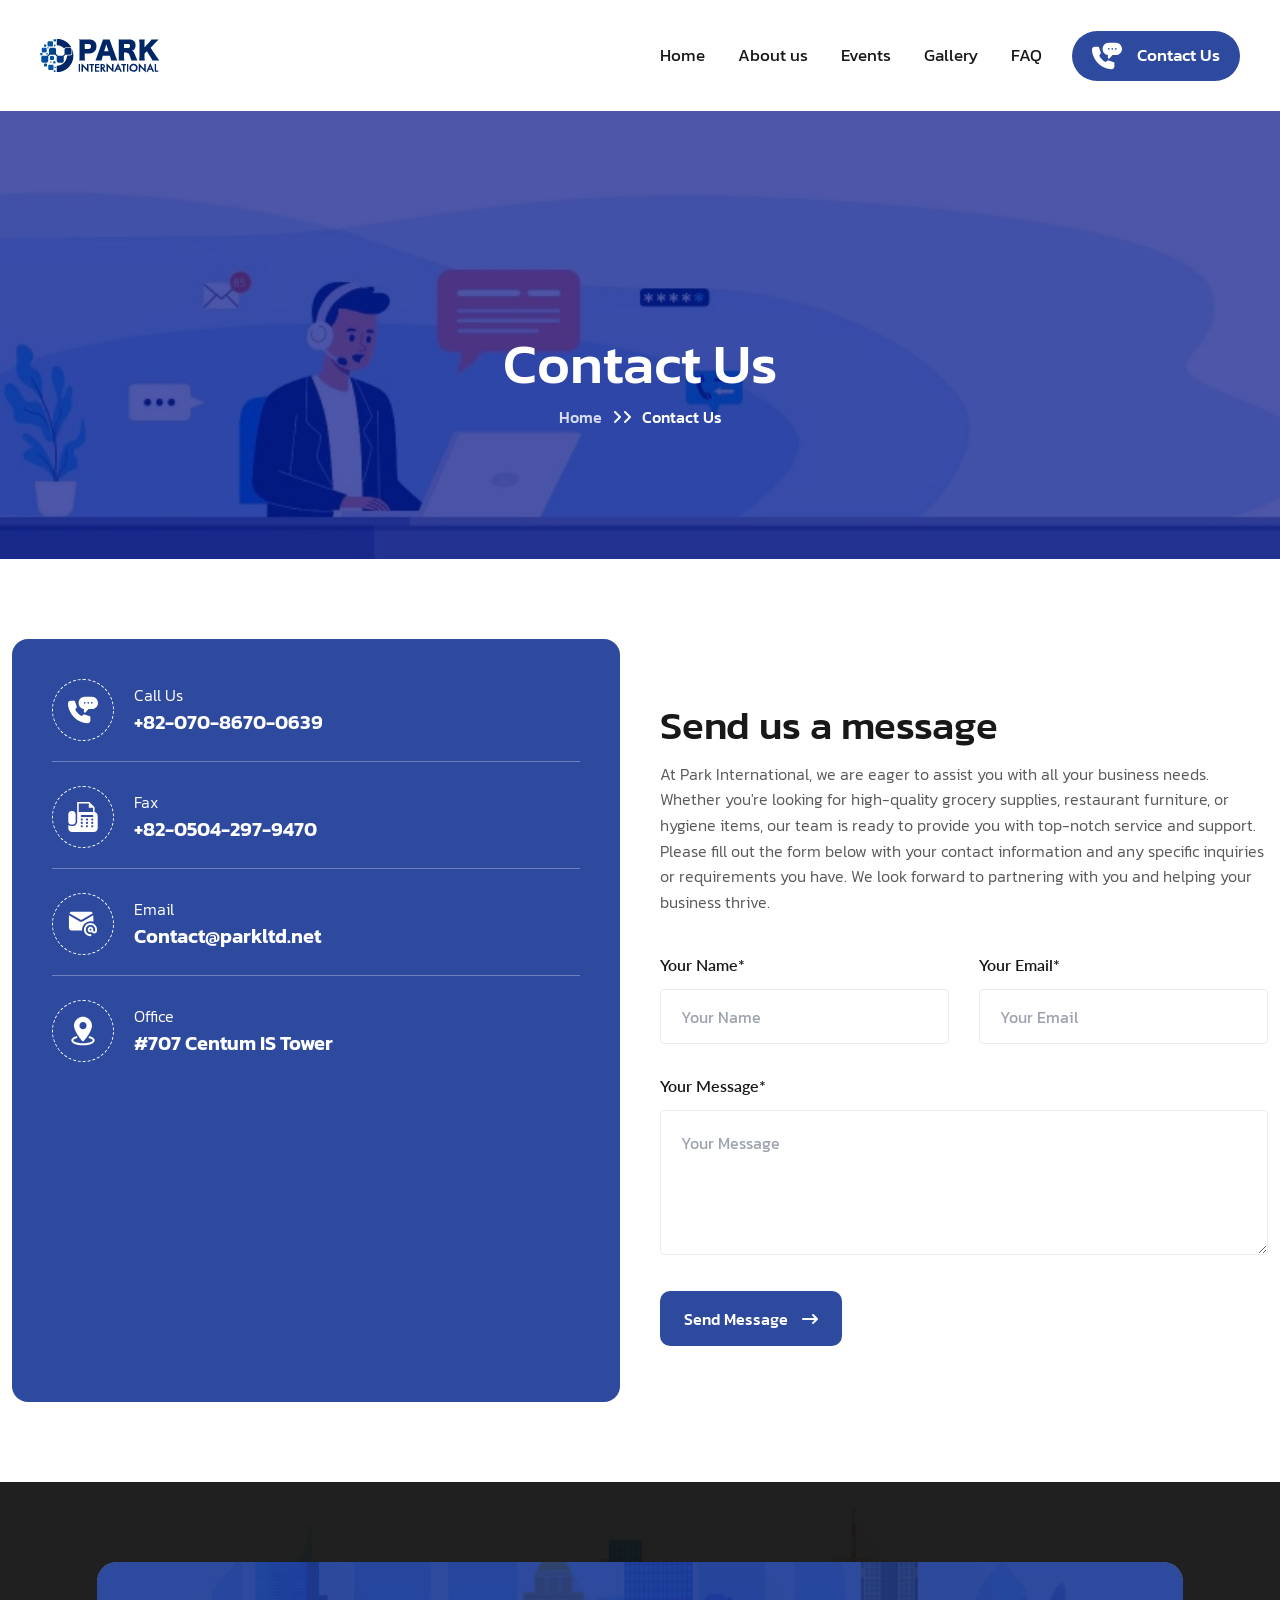
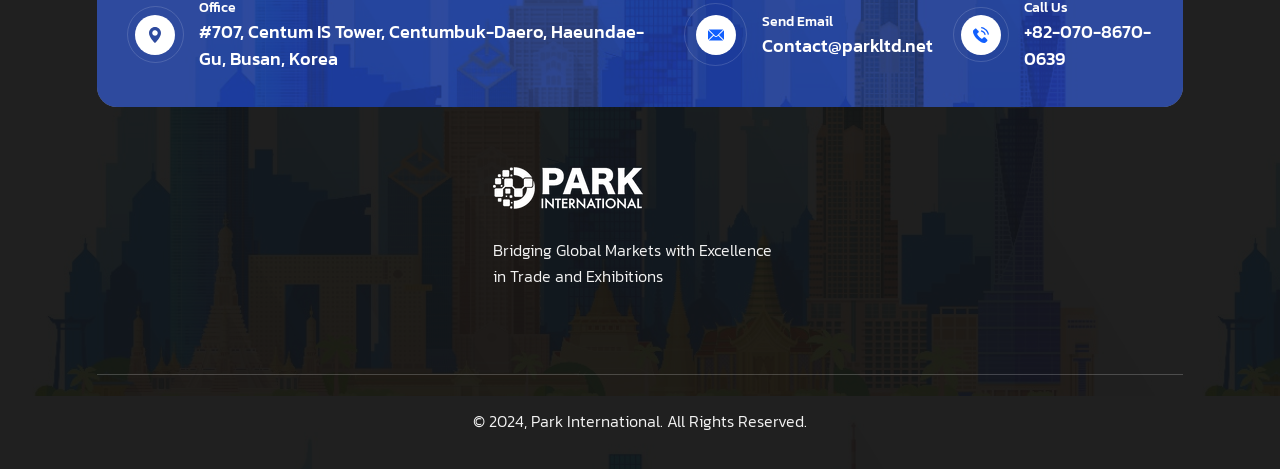
<file: contact.html>
<!doctype html>
<html>

<head>
    <meta charset="UTF-8" />
    <meta name="viewport" content="width=device-width, initial-scale=1.0" />
    <link rel="stylesheet" href="assets/vendor/font-awesome/all.min.css" />
    <link rel="stylesheet" href="assets/vendor/swiper/swiper-bundle.min.css" />
    <link rel="stylesheet" href="assets/vendor/splide/splide.min.css" />
    <link rel="stylesheet" href="assets/vendor/slim-select/slimselect.css" />
    <title>Contact Park International</title>

    <!-- tailwind css -->
    <link href="src/output.css" rel="stylesheet" />

    <!-- custom css -->
    <link href="assets/css/style.css" rel="stylesheet" />
</head>

<body>
    <!-- overlay -->
    <div class="et-overlay group">
        <div class="opacity-0 pointer-events-none group-[.active]:opacity-100 group-[.active]:pointer-events-auto transition ease-linear duration-300  bg-etBlack/80 fixed inset-0 z-[60]"></div>
    </div>
    <!-- overlay -->

    <!-- sidebar -->
    <div class="et-sidebar group">
        <div class=" group-[.active]:translate-x-0 translate-x-[100%] transition-transform ease-linear duration-300 fixed right-0 w-full max-w-[25%] xl:max-w-[30%] lg:max-w-[40%] md:max-w-[50%] sm:max-w-[60%] xxs:max-w-full bg-[#18377e] h-full z-[100] overflow-auto p-[50px] lg:p-[30px] space-y-[40px]">
            <!-- heading -->
            <div class="et-sidebar-heading">
                <div class="logo flex justify-between items-center">
                    <a href="index.html"><img src="assets/img/parkintlogo-white.png" alt="logo"></a>

                    <button type="button" class="et-sidebar-close-btn border border-white/50 w-[45px] aspect-square shrink-0 text-white text-[22px] rounded-full hover:text-etBlue hover:bg-white"><i class="fa-solid fa-xmark"></i></button>
                </div>
            </div>

            <!-- mobile menu -->
            <div class="et-header-nav-in-mobile"></div>
        </div>
    </div>

    <!-- HEADER SECTION START -->
    <header class="et-header et-3-header to-be-fixed relative py-[30px] xxs:py-[20px] top-0 w-full px-[155px] xxxl:px-[100px] xxl:px-[40px] xs:px-[20px] z-50">
        <div class="flex justify-between items-center">
            <!-- logo -->
            <div class="logo shrink-0">
                <a href="index.html">
                    <img src="assets/img/parkintlogo.png" alt="logo">
                </a>
            </div>

            <div class="et-header-right flex items-center gap-[60px] xl:gap-[30px]">
                <div class="to-go-to-sidebar-in-mobile flex md:flex-col md:items-start items-center gap-[100px] xl:gap-[30px] md:gap-y-[15px]">
                    <!-- nav -->
                    <ul class="et-header-nav et-3-header-nav flex md:flex-col gap-x-[43px] xl:gap-x-[33px] font-kanit text-[17px] font-normal">
                        <li><a href="index.html">Home</a></li>
                        <li><a href="about.html">About us</a></li>
                        <li class="has-sub-menu relative">
                            <a role="button">Events</a>

                            <ul class="et-header-submenu">
                                <li><a href="events.html">All Events</a></li>
                                <li><a href="bangkok-strawberry-festival-2024.html">Nonsan Strawberry Festival</a></li>
                                <li><a href="gyeongnam-seafood-conference-2024.html">Gyeongnam Seafood Conference</a></li>
                            </ul>
                        </li>

                        <li class="has-sub-menu relative">
                            <a role="button">Gallery</a>

                            <ul class="et-header-submenu">
                                <li><a href="bangkok-strawberry-festival-gallery-2024.html">Nonsan Strawberry Festival</a></li>
                                <li><a href="gyeongnam-seafood-conference-gallery.html">Gyeongnam Seafood Conference</a></li>
                            </ul>
                        </li>
                        <li><a href="faq.html">FAQ</a></li>
                    </ul>

                    <!-- button -->
                    <a href="contact.html" class="et-contact-btn bg-etBlue flex items-center justify-center gap-x-[15px] h-[50px] px-[20px] text-white font-medium text-[17px] rounded-full group">
                        <span class="icon">
                            <svg width="30" height="28" viewBox="0 0 30 28" fill="none" xmlns="http://www.w3.org/2000/svg">
                                <path d="M23.7891 0.816406H16.7578C13.3658 0.816406 10.6055 3.5767 10.6055 6.96875C10.6055 10.063 12.9015 12.631 15.8789 13.0585V15.7578C15.8788 15.9317 15.9303 16.1016 16.0268 16.2462C16.1234 16.3907 16.2607 16.5033 16.4214 16.5697C16.7456 16.705 17.1258 16.6325 17.3793 16.3792L20.6374 13.1211H23.7891C27.1811 13.1211 30 10.3608 30 6.96875C30 3.5767 27.1811 0.816406 23.7891 0.816406ZM16.7578 7.84754C16.2723 7.84754 15.8789 7.45402 15.8789 6.96863C15.8789 6.48324 16.2723 6.08973 16.7578 6.08973C17.2432 6.08973 17.6367 6.48324 17.6367 6.96863C17.6367 7.45402 17.2432 7.84754 16.7578 7.84754ZM20.2734 7.84754C19.7879 7.84754 19.3945 7.45402 19.3945 6.96863C19.3945 6.48324 19.7879 6.08973 20.2734 6.08973C20.7588 6.08973 21.1523 6.48324 21.1523 6.96863C21.1523 7.45402 20.7588 7.84754 20.2734 7.84754ZM23.7891 7.84754C23.3036 7.84754 22.9102 7.45402 22.9102 6.96863C22.9102 6.48324 23.3036 6.08973 23.7891 6.08973C24.2745 6.08973 24.668 6.48324 24.668 6.96863C24.668 7.45402 24.2745 7.84754 23.7891 7.84754Z" fill="white"/>
                                <path d="M19.7461 27.1836C21.2 27.1836 22.3828 26.0008 22.3828 24.5469V21.0312C22.3828 20.6527 22.1408 20.3171 21.782 20.1978L16.5209 18.44C16.2634 18.3533 15.9819 18.3928 15.7553 18.5421L13.5186 20.033C11.1496 18.9035 8.33871 16.0925 7.20914 13.7236L8.7 11.4868C8.77415 11.3754 8.82189 11.2485 8.83958 11.1158C8.85728 10.9831 8.84447 10.8482 8.80213 10.7212L7.04432 5.46014C6.98611 5.28516 6.87428 5.13295 6.72469 5.02512C6.5751 4.91728 6.39534 4.85929 6.21094 4.85938H2.63672C1.18277 4.85938 0 6.02979 0 7.48373C0 17.61 9.6198 27.1836 19.7461 27.1836Z" fill="white"/>
                                </svg>
                        </span>
                        Contact Us</a>
                </div>

                <!-- mobile menu button -->
                <button type="button" class="et-mobile-menu-open-btn hidden md:inline-block bg-etBlue rounded-full w-[50px] aspect-square text-white text-[18px] hover:bg-etBlue"><i class="fa-solid fa-bars"></i></button>
            </div>
        </div>
    </header>
    <!-- HEADER SECTION END -->

    <main>
        <!-- BREADCRUMB SECTION START -->
        <section class="et-breadcrumb bg-[#000D83] pt-[210px] lg:pt-[190px] sm:pt-[160px] pb-[130px] lg:pb-[110px] sm:pb-[80px] relative z-[1] before:absolute before:inset-0 before:bg-[url('../assets/img/contact-bg.jpg')] before:bg-no-repeat before:bg-cover before:bg-center before:-z-[1] before:opacity-30">
            <div class="container mx-auto max-w-[1200px] px-[12px] xl:max-w-full text-center text-white">
                <h1 class="et-breadcrumb-title font-medium text-[56px] md:text-[50px] xs:text-[45px]">Contact Us</h1>
                <ul class="inline-flex items-center gap-[10px] font-medium text-[16px]">
                    <li class="opacity-80"><a href="index.html" class="hover:text-etBlue">Home</a></li>
                    <li><i class="fa-solid fa-angle-right"></i><i class="fa-solid fa-angle-right"></i></li>
                    <li class="current-page">Contact Us</li>
                </ul>
            </div>
        </section>
        <!-- BREADCRUMB SECTION END -->


        <!-- CONTACT SECTION START -->
        <div class="py-[120px] xl:py-[80px] md:py-[60px]">
            <div class="container mx-auto max-w-[1200px] px-[12px] xl:max-w-full">
                <div class="grid grid-cols-2 md:grid-cols-1 gap-[60px] xl:gap-[40px] items-center">
                    <!-- left side contact infos -->
                    <div>
                        <div class="bg-etBlue p-[40px] sm:p-[30px] space-y-[24px] text-[16px] rounded-[16px]">
                            <!-- single contact info -->
                            <div class="flex flex-wrap items-center gap-[20px] pb-[20px] text-white border-b border-white/30 last:border-0 last:pb-0">
                                <span class="icon shrink-0 border border-dashed border-white rounded-full h-[62px] w-[62px] flex items-center justify-center">
                                    <img src="assets/img/call-msg.svg" alt="icon">
                                </span>

                                <div class="txt">
                                    <span class="font-light">Call Us</span>
                                    <h4 class="font-semibold text-[20px]"><a href="tel:+82-070-8670-0639">+82-070-8670-0639</a></h4>
                                </div>
                            </div>

                            <!-- single contact info -->
                            <div class="flex flex-wrap items-center gap-[20px] pb-[20px] text-white border-b border-white/30 last:border-0 last:pb-0">
                                <span class="icon shrink-0 border border-dashed border-white rounded-full h-[62px] w-[62px] flex items-center justify-center">
                                    <img src="assets/img/fax-free-4-svgrepo-com.svg" alt="icon">
                                </span>

                                <div class="txt">
                                    <span class="font-light">Fax</span>
                                    <h4 class="font-semibold text-[20px]">+82-0504-297-9470</h4>
                                </div>
                            </div>

                            <!-- single contact info -->
                            <div class="flex flex-wrap items-center gap-[20px] pb-[20px] text-white border-b border-white/30 last:border-0 last:pb-0">
                                <span class="icon shrink-0 border border-dashed border-white rounded-full h-[62px] w-[62px] flex items-center justify-center">
                                    <img src="assets/img/mail.svg" alt="icon">
                                </span>

                                <div class="txt">
                                    <span class="font-light">Email</span>
                                    <h4 class="font-semibold text-[20px]"><a href="mailto:Contact@parkltd.net">Contact@parkltd.net</a></h4>
                                </div>
                            </div>

                            <!-- single contact info -->
                            <div class="flex flex-wrap items-center gap-[20px] pb-[20px] text-white border-b border-white/30 last:border-0 last:pb-0">
                                <span class="icon shrink-0 border border-dashed border-white rounded-full h-[62px] w-[62px] flex items-center justify-center">
                                    <img src="assets/img/location-dot-circle.svg" alt="icon">
                                </span>

                                <div class="txt">
                                    <span class="font-light">Office</span>
                                    <h4 class="font-semibold text-[20px]">#707 Centum IS Tower</h4>
                                </div>

                                <!-- location map -->
                                <iframe src="https://www.google.com/maps/embed?pb=!1m14!1m8!1m3!1d13044.782672499035!2d129.1254403!3d35.1766754!3m2!1i1024!2i768!4f13.1!3m3!1m2!1s0x356893aca0f96447%3A0xb15ef62e4f9964d8!2sCentum%20IS%20Tower!5e0!3m2!1sen!2s!4v1722431757924!5m2!1sen!2s" allowfullscreen="" loading="lazy" referrerpolicy="no-referrer-when-downgrade" class="w-full h-[280px] rounded-[30px]"></iframe>
                            </div>
                        </div>
                    </div>

                    <!-- right side contact form -->
                    <div>
                        <h2 class="text-[40px] md:text-[35px] sm:text-[30px] xxs:text-[28px] font-medium text-etBlack mb-[7px]">Send us a message</h2>
                        <p class="text-etGray font-light text-[16px] mb-[38px]">At Park International, we are eager to assist you with all your business needs. Whether you're looking for high-quality grocery supplies, restaurant furniture, or hygiene items, our team is ready to provide you with top-notch service and support. Please fill out the form below with your contact information and any specific inquiries or requirements you have. We look forward to partnering with you and helping your business thrive.</p>

                        <form action="https://formspree.io/f/mldrbajr"  method="POST" target="_blank" class="grid grid-cols-2 xxs:grid-cols-1 gap-[30px] xs:gap-[20px] text-[16px]">
                            <div>
                                <label for="et-contact-name" class="font-lato font-semibold text-etBlack block mb-[12px]">Your Name*</label>
                                <input required type="text" name="name" id="et-contact-name" placeholder="Your Name" class="border border-[#ECECEC] h-[55px] px-[20px] xs:px-[15px] rounded-[4px] w-full focus:outline-none">
                            </div>
                            <div>
                                <label for="et-contact-email" class="font-lato font-semibold text-etBlack block mb-[12px]">Your Email*</label>
                                <input required type="email" name="email" id="et-contact-email" placeholder="Your Email" class="border border-[#ECECEC] h-[55px] px-[20px] xs:px-[15px] rounded-[4px] w-full focus:outline-none">
                            </div>
                            <div class="col-span-2 xxs:col-span-1">
                                <label for="et-contact-message" class="font-lato font-semibold text-etBlack block mb-[12px]">Your Message*</label>
                                <textarea required name="message" id="et-contact-message" placeholder="Your Message" class="border border-[#ECECEC] h-[145px] p-[20px] rounded-[4px] w-full focus:outline-none"></textarea>
                            </div>
                            <div>
                                <button type="submit" class="bg-etBlue h-[55px] px-[24px] rounded-[10px] text-[16px] font-medium text-white hover:bg-etBlack">Send Message <span class="icon pl-[10px]"><i class="fa-solid fa-arrow-right-long"></i></span></button>
                            </div>
                        </form>
                    </div>
                </div>
            </div>
        </div>
        <!-- CONTACT SECTION END -->
    </main>

    <!-- FOOTER SECTION START -->
    <footer class="et-footer bg-etBlack relative z-[1] before:absolute before:-z-[1] before:inset-0 before:bg-[url('../assets/img/footer-1-bg.jpg')] before:opacity-30 before:mix-blend-overlay text-white">
        <div class="container mx-auto max-w-[calc(100%-37.1vw)] xxxl:max-w-[calc(100%-350px)] xl:max-w-[calc(100%-170px)] px-[12px] lg:max-w-full">

            <!-- footer top -->
            <div class="et-footer-top pt-[130px] xl:pt-[80px] pb-[60px]">
                <!-- contact infos -->
                <div class="bg-etBlue py-[35px] px-[40px] xl:px-[30px] rounded-[20px] mb-[60px] overflow-hidden relative z-[1] flex lg:flex-wrap justify-between lg:justify-center xs:justify-start items-center gap-[20px] before:absolute before:-z-[1] before:inset-0 before:bg-[url('../assets/img/contact-info-bg.jpg')] before:bg-cover before:bg-no-repeat before:bg-center before:opacity-40 before:mix-blend-multiply">
                    <!-- single info -->
                    <div class="flex xxs:flex-col items-center xxs:items-start gap-[15px] xxs:gap-[10px]">
                        <!-- icon -->
                        <div class="icon border border-white/15 rounded-full w-[63px] aspect-square shrink-0 flex items-center justify-center">
                            <div class="w-[40px] aspect-square bg-white rounded-full flex items-center justify-center">
                                <svg width="12" height="16" viewBox="0 0 12 16" fill="none" xmlns="http://www.w3.org/2000/svg">
                                    <path d="M6 0C4.40935 0.00211004 2.88445 0.634929 1.75969 1.75969C0.634929 2.88445 0.00211004 4.40935 0 6C0 10.3075 5.59 15.7025 5.8275 15.93C5.8737 15.9749 5.93558 16 6 16C6.06442 16 6.1263 15.9749 6.1725 15.93C6.41 15.7025 12 10.3075 12 6C11.9979 4.40935 11.3651 2.88445 10.2403 1.75969C9.11555 0.634929 7.59065 0.00211004 6 0ZM6 8.75C5.4561 8.75 4.92442 8.58871 4.47218 8.28654C4.01995 7.98437 3.66747 7.55488 3.45933 7.05238C3.25119 6.54988 3.19673 5.99695 3.30284 5.4635C3.40895 4.93005 3.67086 4.44005 4.05546 4.05546C4.44005 3.67086 4.93005 3.40895 5.4635 3.30284C5.99695 3.19673 6.54988 3.25119 7.05238 3.45933C7.55488 3.66747 7.98437 4.01995 8.28654 4.47218C8.58871 4.92442 8.75 5.4561 8.75 6C8.74956 6.72921 8.45969 7.42843 7.94406 7.94406C7.42843 8.45969 6.72921 8.74956 6 8.75Z" class="fill-etBlue" />
                                </svg>
                            </div>
                        </div>
                        <!-- txt -->
                        <div>
                            <span class="block font-medium text-[14px]">Office</span>
                            <h5 class="font-medium text-[18px]">#707, Centum IS Tower, Centumbuk-Daero, Haeundae-Gu, Busan, Korea</h5>
                        </div>
                    </div>

                    <!-- single info -->
                    <div class="flex xxs:flex-col items-center xxs:items-start gap-[15px] xxs:gap-[10px]">
                        <!-- icon -->
                        <div class="icon border border-white/15 rounded-full w-[63px] aspect-square shrink-0 flex items-center justify-center">
                            <div class="w-[40px] aspect-square bg-white rounded-full flex items-center justify-center">
                                <svg width="16" height="16" viewBox="0 0 16 16" fill="none" xmlns="http://www.w3.org/2000/svg">
                                    <path d="M15.8591 3.17969L11.0066 8.00091L15.8591 12.8221C15.9468 12.6388 16 12.4361 16 12.2197V3.78216C16 3.56569 15.9468 3.36303 15.8591 3.17969Z" fill="#1260FE" />
                                    <path d="M14.5937 2.375H1.40618C1.18971 2.375 0.987055 2.42822 0.803711 2.51594L7.00568 8.68666C7.55406 9.23503 8.4458 9.23503 8.99418 8.68666L15.1961 2.51594C15.0128 2.42822 14.8101 2.375 14.5937 2.375Z" fill="#1260FE" />
                                    <path d="M0.140938 3.17969C0.0532188 3.36303 0 3.56569 0 3.78216V12.2197C0 12.4361 0.0532188 12.6388 0.140938 12.8221L4.99341 8.00091L0.140938 3.17969Z" fill="#1260FE" />
                                    <path d="M10.3437 8.66211L9.65702 9.34877C8.7433 10.2625 7.25652 10.2625 6.3428 9.34877L5.65618 8.66211L0.803711 13.4833C0.987055 13.571 1.18971 13.6243 1.40618 13.6243H14.5937C14.8101 13.6243 15.0128 13.571 15.1961 13.4833L10.3437 8.66211Z" fill="#1260FE" />
                                </svg>
                            </div>
                        </div>
                        <!-- txt -->
                        <div>
                            <span class="block font-medium text-[14px]">Send Email</span>
                            <h5 class="font-medium text-[18px]"><a href="mailto:Contact@parkltd.net">Contact@parkltd.net</a></h5>
                        </div>
                    </div>

                    <!-- single info -->
                    <div class="flex xxs:flex-col items-center xxs:items-start gap-[15px] xxs:gap-[10px]">
                        <!-- icon -->
                        <div class="icon border border-white/15 rounded-full w-[63px] aspect-square shrink-0 flex items-center justify-center">
                            <div class="w-[40px] aspect-square bg-white rounded-full flex items-center justify-center">
                                <svg width="16" height="16" viewBox="0 0 16 16" fill="none" xmlns="http://www.w3.org/2000/svg">
                                    <path d="M12.1643 10.5834C11.6416 10.0673 10.989 10.0673 10.4696 10.5834C10.0734 10.9762 9.67723 11.3691 9.28769 11.7686C9.18114 11.8785 9.09125 11.9018 8.9614 11.8286C8.70503 11.6887 8.43202 11.5755 8.18564 11.4224C7.03698 10.6999 6.07477 9.77097 5.22243 8.72552C4.79959 8.20613 4.42336 7.65011 4.16033 7.02417C4.10706 6.89765 4.11705 6.81442 4.22026 6.7112C4.61647 6.32832 5.00268 5.93544 5.39223 5.54257C5.93493 4.99654 5.93493 4.35728 5.3889 3.80792C5.07926 3.49495 4.76962 3.18865 4.45998 2.87568C4.14036 2.55605 3.82406 2.23309 3.5011 1.9168C2.97838 1.40739 2.32581 1.40739 1.80641 1.92012C1.40688 2.313 1.02399 2.71586 0.617799 3.10208C0.241571 3.45833 0.0517928 3.89449 0.0118394 4.40389C-0.0514202 5.23293 0.151676 6.01535 0.438009 6.77779C1.02399 8.35595 1.91628 9.75765 2.99836 11.0428C4.45998 12.7808 6.20462 14.1559 8.24557 15.148C9.1645 15.5942 10.1167 15.9371 11.1522 15.9937C11.8647 16.0337 12.484 15.8539 12.98 15.2979C13.3196 14.9183 13.7025 14.572 14.0621 14.2091C14.5948 13.6698 14.5982 13.0172 14.0688 12.4845C13.4362 11.8485 12.8003 11.2159 12.1643 10.5834Z" fill="#1260FE" />
                                    <path d="M11.5283 7.92979L12.7569 7.72003C12.5638 6.59135 12.0311 5.56921 11.222 4.75682C10.3663 3.90116 9.28426 3.36178 8.09232 3.19531L7.91919 4.43054C8.84145 4.56039 9.68047 4.97657 10.343 5.63913C10.969 6.26506 11.3785 7.05747 11.5283 7.92979Z" fill="#1260FE" />
                                    <path d="M13.4496 2.59031C12.0312 1.17197 10.2367 0.276344 8.25565 0L8.08252 1.23523C9.79386 1.47495 11.3454 2.25071 12.5706 3.47262C13.7326 4.63459 14.495 6.10288 14.7714 7.71766L15.9999 7.50791C15.677 5.63676 14.7947 3.93874 13.4496 2.59031Z" fill="#1260FE" />
                                </svg>
                            </div>
                        </div>

                        <!-- txt -->
                        <div>
                            <span class="block font-medium text-[14px]">Call Us</span>
                            <h5 class="font-medium text-[18px]"><a href="tel:8207086700639">+82-070-8670-0639</a></h5>
                        </div>
                    </div>
                </div>

                <div class="flex md:flex-wrap xs:w-full gap-x-[65px] xxl:gap-x-[45px] xl:gap-[30px] gap-y-[25px] justify-center md:justify-center xxs:justify-start">
                    <!-- footer about -->
                    <div class="et-footer-about max-w-[295px] lg:max-w-none md:max-w-[300px] xs:max-w-full">
                        <a href="#" class="mb-[25px] inline-block"><img src="assets/img/parkintlogo-white.png" alt="logo"></a>
                        <p class="font-light text-[#f2f2f2] text-[16px] mb-[25px]">Bridging Global Markets with Excellence in Trade and Exhibitions</p>
                    </div>
                </div>
            </div>

            <!-- footer bottom -->
            <div class="et-footer-bottom border-t border-white/20 py-[34px]">
                <p class="font-light text-[#f2f2f2] text-center text-[16px]">&copy; 2024, Park International. All Rights Reserved.</p>
            </div>
        </div>
    </footer>
    <!-- FOOTER SECTION END -->


    <!-- JS FILES -->
    <script src="assets/vendor/swiper/swiper-bundle.min.js"></script>
    <script src="assets/vendor/splide/splide.min.js"></script>
    <script src="assets/vendor/slim-select/slimselect.min.js"></script>
    <script src="assets/vendor/fslightbox/fslightbox.js"></script>
    <script src="assets/vendor/splide/splide-extension-auto-scroll.min.js"></script>
    <script src="assets/vendor/lenis/lenis.min.js"></script>
    <script src="assets/vendor/splittype/index.min.js"></script>
    <script src="assets/vendor/gsap/gsap.min.js"></script>
    <script src="assets/vendor/gsap/gsap-scroll-trigger.min.js"></script>


    <script src="assets/js/main.js"></script>
</body>

</html>
</file>
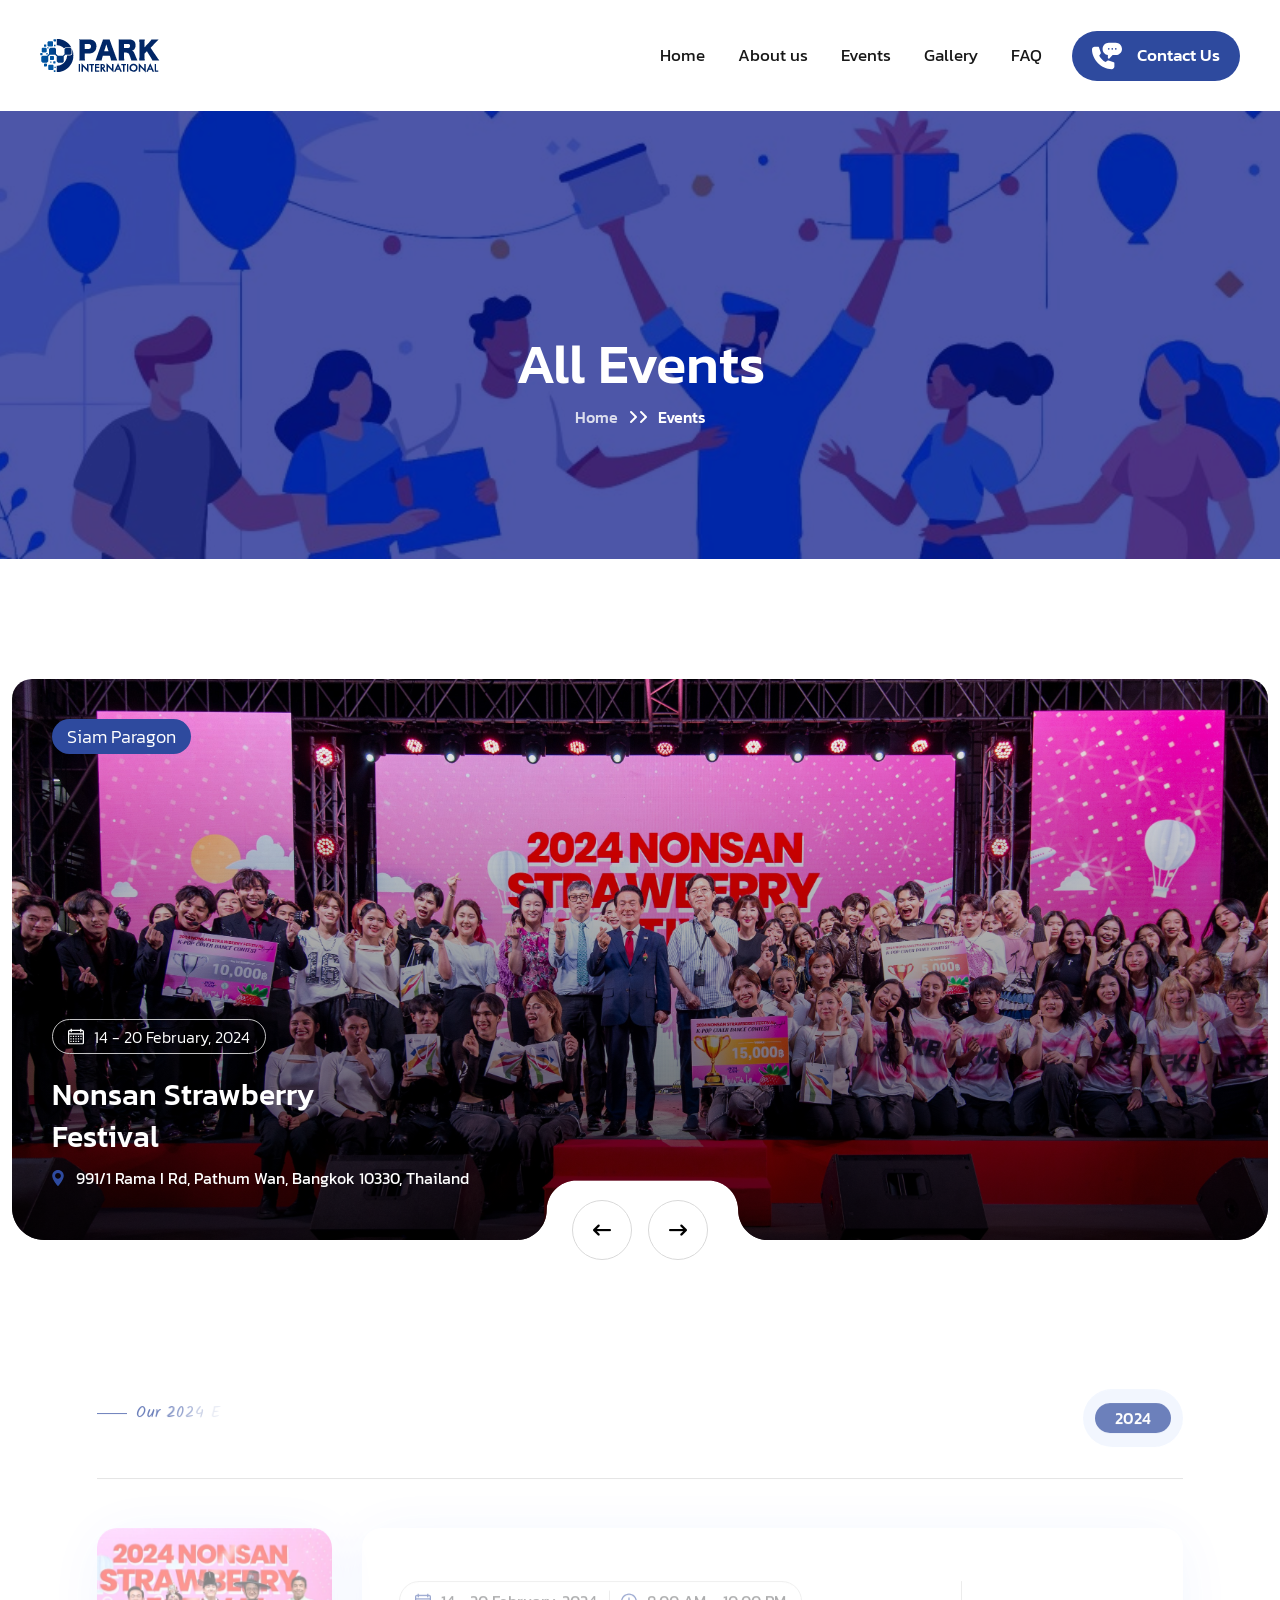
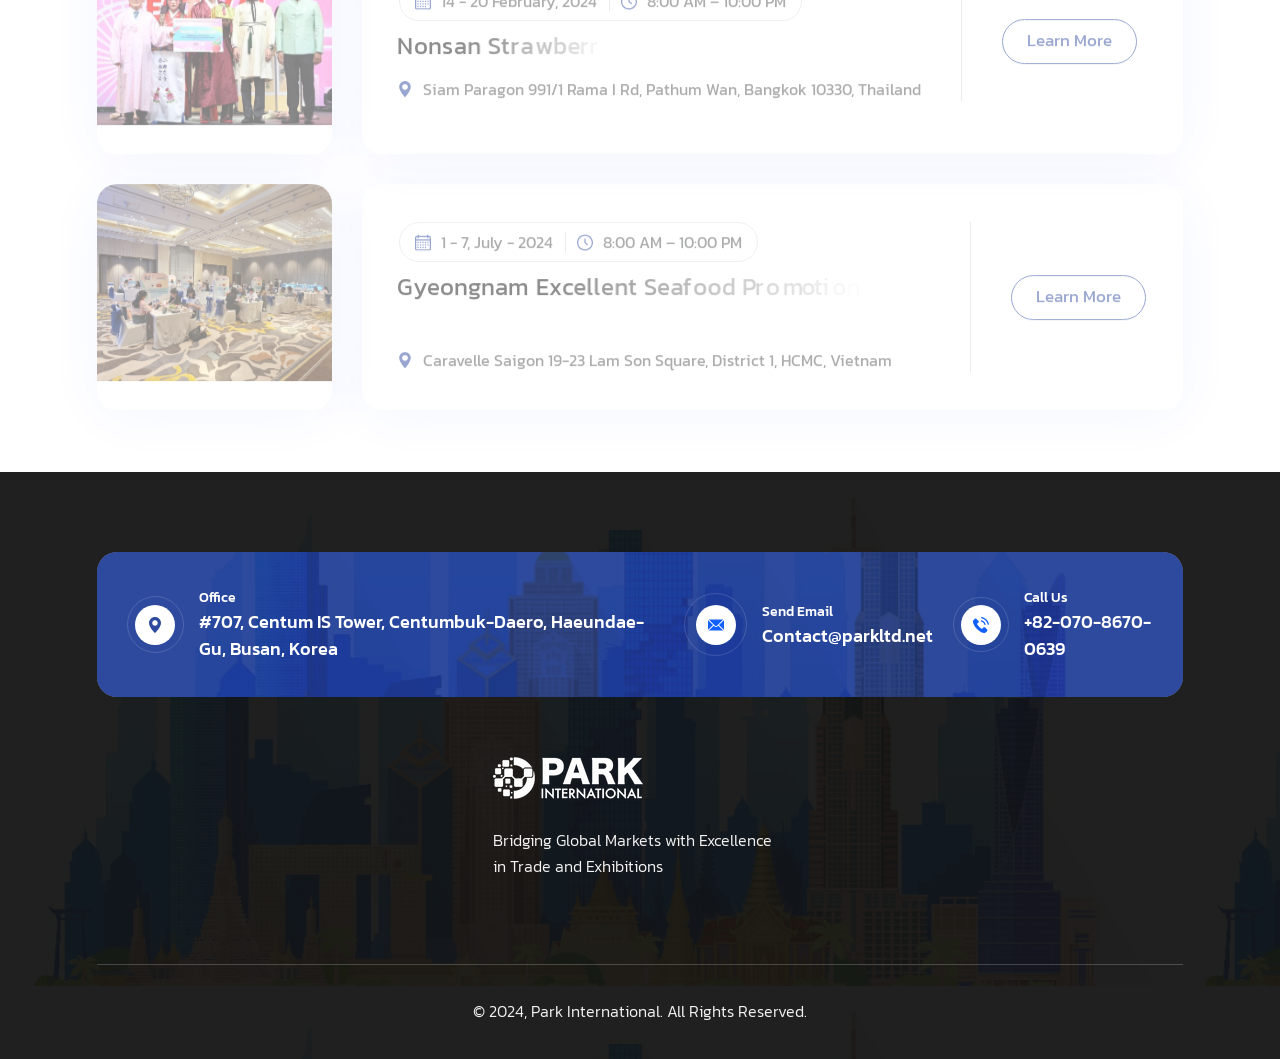
<file: events.html>
<!doctype html>
<html>

<head>
    <meta charset="UTF-8" />
    <meta name="viewport" content="width=device-width, initial-scale=1.0" />
    <link rel="stylesheet" href="assets/vendor/font-awesome/all.min.css" />
    <link rel="stylesheet" href="assets/vendor/swiper/swiper-bundle.min.css" />
    <link rel="stylesheet" href="assets/vendor/splide/splide.min.css" />
    <link rel="stylesheet" href="assets/vendor/slim-select/slimselect.css" />
    <title>Eventics</title>

    <!-- tailwind css -->
    <link href="src/output.css" rel="stylesheet" />

    <!-- custom css -->
    <link href="assets/css/style.css" rel="stylesheet" />
</head>

<body>
    <!-- overlay -->
    <div class="et-overlay group">
        <div class="opacity-0 pointer-events-none group-[.active]:opacity-100 group-[.active]:pointer-events-auto transition ease-linear duration-300  bg-etBlack/80 fixed inset-0 z-[60]"></div>
    </div>
    <!-- overlay -->

    <!-- sidebar -->
    <div class="et-sidebar group">
        <div class=" group-[.active]:translate-x-0 translate-x-[100%] transition-transform ease-linear duration-300 fixed right-0 w-full max-w-[25%] xl:max-w-[30%] lg:max-w-[40%] md:max-w-[50%] sm:max-w-[60%] xxs:max-w-full bg-[#18377e] h-full z-[100] overflow-auto p-[50px] lg:p-[30px] space-y-[40px]">
            <!-- heading -->
            <div class="et-sidebar-heading">
                <div class="logo flex justify-between items-center">
                    <a href="index.html"><img src="assets/img/parkintlogo-white.png" alt="logo"></a>

                    <button type="button" class="et-sidebar-close-btn border border-white/50 w-[45px] aspect-square shrink-0 text-white text-[22px] rounded-full hover:text-etBlue hover:bg-white"><i class="fa-solid fa-xmark"></i></button>
                </div>
            </div>

            <!-- mobile menu -->
            <div class="et-header-nav-in-mobile"></div>
        </div>
    </div>

    <!-- HEADER SECTION START -->
    <header class="et-header et-3-header to-be-fixed relative py-[30px] xxs:py-[20px] top-0 w-full px-[155px] xxxl:px-[100px] xxl:px-[40px] xs:px-[20px] z-50">
        <div class="flex justify-between items-center">
            <!-- logo -->
            <div class="logo shrink-0">
                <a href="index.html">
                    <img src="assets/img/parkintlogo.png" alt="logo">
                </a>
            </div>

            <div class="et-header-right flex items-center gap-[60px] xl:gap-[30px]">
                <div class="to-go-to-sidebar-in-mobile flex md:flex-col md:items-start items-center gap-[100px] xl:gap-[30px] md:gap-y-[15px]">
                    <!-- nav -->
                    <ul class="et-header-nav et-3-header-nav flex md:flex-col gap-x-[43px] xl:gap-x-[33px] font-kanit text-[17px] font-normal">
                        <li><a href="index.html">Home</a></li>
                        <li><a href="about.html">About us</a></li>
                        <li class="has-sub-menu relative">
                            <a role="button">Events</a>

                            <ul class="et-header-submenu">
                                <li><a href="events.html">All Events</a></li>
                                <li><a href="bangkok-strawberry-festival-2024.html">Nonsan Strawberry Festival</a></li>
                                <li><a href="gyeongnam-seafood-conference-2024.html">Gyeongnam Seafood Conference</a></li>
                            </ul>
                        </li>

                        <li class="has-sub-menu relative">
                            <a role="button">Gallery</a>

                            <ul class="et-header-submenu">
                                <li><a href="bangkok-strawberry-festival-gallery-2024.html">Nonsan Strawberry Festival</a></li>
                                <li><a href="gyeongnam-seafood-conference-gallery.html">Gyeongnam Seafood Conference</a></li>
                            </ul>
                        </li>
                        <li><a href="faq.html">FAQ</a></li>
                    </ul>

                    <!-- button -->
                    <a href="contact.html" class="et-contact-btn bg-etBlue flex items-center justify-center gap-x-[15px] h-[50px] px-[20px] text-white font-medium text-[17px] rounded-full group">
                        <span class="icon">
                            <svg width="30" height="28" viewBox="0 0 30 28" fill="none" xmlns="http://www.w3.org/2000/svg">
                                <path d="M23.7891 0.816406H16.7578C13.3658 0.816406 10.6055 3.5767 10.6055 6.96875C10.6055 10.063 12.9015 12.631 15.8789 13.0585V15.7578C15.8788 15.9317 15.9303 16.1016 16.0268 16.2462C16.1234 16.3907 16.2607 16.5033 16.4214 16.5697C16.7456 16.705 17.1258 16.6325 17.3793 16.3792L20.6374 13.1211H23.7891C27.1811 13.1211 30 10.3608 30 6.96875C30 3.5767 27.1811 0.816406 23.7891 0.816406ZM16.7578 7.84754C16.2723 7.84754 15.8789 7.45402 15.8789 6.96863C15.8789 6.48324 16.2723 6.08973 16.7578 6.08973C17.2432 6.08973 17.6367 6.48324 17.6367 6.96863C17.6367 7.45402 17.2432 7.84754 16.7578 7.84754ZM20.2734 7.84754C19.7879 7.84754 19.3945 7.45402 19.3945 6.96863C19.3945 6.48324 19.7879 6.08973 20.2734 6.08973C20.7588 6.08973 21.1523 6.48324 21.1523 6.96863C21.1523 7.45402 20.7588 7.84754 20.2734 7.84754ZM23.7891 7.84754C23.3036 7.84754 22.9102 7.45402 22.9102 6.96863C22.9102 6.48324 23.3036 6.08973 23.7891 6.08973C24.2745 6.08973 24.668 6.48324 24.668 6.96863C24.668 7.45402 24.2745 7.84754 23.7891 7.84754Z" fill="white"/>
                                <path d="M19.7461 27.1836C21.2 27.1836 22.3828 26.0008 22.3828 24.5469V21.0312C22.3828 20.6527 22.1408 20.3171 21.782 20.1978L16.5209 18.44C16.2634 18.3533 15.9819 18.3928 15.7553 18.5421L13.5186 20.033C11.1496 18.9035 8.33871 16.0925 7.20914 13.7236L8.7 11.4868C8.77415 11.3754 8.82189 11.2485 8.83958 11.1158C8.85728 10.9831 8.84447 10.8482 8.80213 10.7212L7.04432 5.46014C6.98611 5.28516 6.87428 5.13295 6.72469 5.02512C6.5751 4.91728 6.39534 4.85929 6.21094 4.85938H2.63672C1.18277 4.85938 0 6.02979 0 7.48373C0 17.61 9.6198 27.1836 19.7461 27.1836Z" fill="white"/>
                                </svg>
                        </span>
                        Contact Us</a>
                </div>

                <!-- mobile menu button -->
                <button type="button" class="et-mobile-menu-open-btn hidden md:inline-block bg-etBlue rounded-full w-[50px] aspect-square text-white text-[18px] hover:bg-etBlue"><i class="fa-solid fa-bars"></i></button>
            </div>
        </div>
    </header>
    <!-- HEADER SECTION END -->


    <main>
        <!-- BREADCRUMB SECTION START -->
        <section class="et-breadcrumb bg-[#000D83] pt-[210px] lg:pt-[190px] sm:pt-[160px] pb-[130px] lg:pb-[110px] sm:pb-[80px] relative z-[1] before:absolute before:inset-0 before:bg-[url('../assets/img/events-bg.jpg')] before:bg-no-repeat before:bg-cover before:bg-center before:-z-[1] before:opacity-30">
            <div class="container mx-auto max-w-[1200px] px-[12px] xl:max-w-full text-center text-white">
                <h1 class="et-breadcrumb-title font-medium text-[56px] md:text-[50px] xs:text-[45px]">All Events</h1>
                <ul class="inline-flex items-center gap-[10px] font-medium text-[16px]">
                    <li class="opacity-80"><a href="index.html" class="hover:text-etBlue">Home</a></li>
                    <li><i class="fa-solid fa-angle-right"></i><i class="fa-solid fa-angle-right"></i></li>
                    <li class="current-page">Events</li>
                </ul>
            </div>
        </section>
        <!-- BREADCRUMB SECTION END -->


        <!-- EVENTS SLIDER START -->
        <div class="container mx-auto max-w-[1200px] pt-[120px] lg:pt-[80px] md:pt-[60px] px-[12px] xl:max-w-full mb-[60px]">
            <div class="relative">
                <div class="et-events-slider swiper">
                    <div class="swiper-wrapper">
                        <div class="swiper-slide group">
                            <div class="et-event bg-[url('../assets/img/nonsan-bg-big.jpg')] bg-cover bg-no-repeat bg-center relative z-[1] rounded-[20px] overflow-hidden before:content-normal before:absolute before:inset-0 before:bg-gradient-to-b before:from-transparent before:to-black/70 before:-z-[1]">
                                <div class="txt h-full flex flex-col justify-between items-start gap-[265px] lg:gap-[215px] xxs:gap-[165px] p-[40px] lg:p-[20px] pb-[50px] md:pb-[80px] text-white">
                                    <div>
                                        <div class="bg-etBlue rounded-full px-[15px] py-[4px]">
                                            <span class="font-light text-[18px]">Siam Paragon</span>
                                        </div>
                                    </div>

                                    <div>
                                        <!-- date -->
                                        <div class="et-schedule-date-time border border-[rgba(217,217,217,0.89)] py-[4.5px] px-[15px] rounded-full inline-flex items-center justify-center xxs:flex-wrap gap-x-[24px] gap-y-[10px] mb-[20px] translate-y-[30px] opacity-0 group-[.swiper-slide-active]:translate-y-0 group-[.swiper-slide-active]:opacity-100 transition ease-linear duration-[500ms]">
                                            <div class="date flex items-center gap-[10px]">
                                                <span class="icon">
                                                    <svg width="16" height="17" viewBox="0 0 16 17" fill="none" xmlns="http://www.w3.org/2000/svg">
                                                        <g clip-path="url(#clip0_2043_1443)">
                                                            <path d="M14.125 1.75H13.375V0.5H12.125V1.75H3.875V0.5H2.625V1.75H1.875C0.841125 1.75 0 2.59113 0 3.625V14.625C0 15.6589 0.841125 16.5 1.875 16.5H14.125C15.1589 16.5 16 15.6589 16 14.625V3.625C16 2.59113 15.1589 1.75 14.125 1.75ZM14.75 14.625C14.75 14.9696 14.4696 15.25 14.125 15.25H1.875C1.53038 15.25 1.25 14.9696 1.25 14.625V6.375H14.75V14.625ZM14.75 5.125H1.25V3.625C1.25 3.28038 1.53038 3 1.875 3H2.625V4.25H3.875V3H12.125V4.25H13.375V3H14.125C14.4696 3 14.75 3.28038 14.75 3.625V5.125Z" fill="var(--white)"></path>
                                                            <path d="M3.625 7.6875H2.375V8.9375H3.625V7.6875Z" fill="var(--white)"></path>
                                                            <path d="M6.125 7.6875H4.875V8.9375H6.125V7.6875Z" fill="var(--white)"></path>
                                                            <path d="M8.625 7.6875H7.375V8.9375H8.625V7.6875Z" fill="var(--white)"></path>
                                                            <path d="M11.125 7.6875H9.875V8.9375H11.125V7.6875Z" fill="var(--white)"></path>
                                                            <path d="M13.625 7.6875H12.375V8.9375H13.625V7.6875Z" fill="var(--white)"></path>
                                                            <path d="M3.625 10.1875H2.375V11.4375H3.625V10.1875Z" fill="var(--white)"></path>
                                                            <path d="M6.125 10.1875H4.875V11.4375H6.125V10.1875Z" fill="var(--white)"></path>
                                                            <path d="M8.625 10.1875H7.375V11.4375H8.625V10.1875Z" fill="var(--white)"></path>
                                                            <path d="M11.125 10.1875H9.875V11.4375H11.125V10.1875Z" fill="var(--white)"></path>
                                                            <path d="M3.625 12.6875H2.375V13.9375H3.625V12.6875Z" fill="var(--white)"></path>
                                                            <path d="M6.125 12.6875H4.875V13.9375H6.125V12.6875Z" fill="var(--white)"></path>
                                                            <path d="M8.625 12.6875H7.375V13.9375H8.625V12.6875Z" fill="var(--white)"></path>
                                                            <path d="M11.125 12.6875H9.875V13.9375H11.125V12.6875Z" fill="var(--white)"></path>
                                                            <path d="M13.625 10.1875H12.375V11.4375H13.625V10.1875Z" fill="var(--white)"></path>
                                                        </g>
                                                        <defs>
                                                            <clipPath id="clip0_2043_1443">
                                                                <rect width="16" height="16" fill="white" transform="translate(0 0.5)"></rect>
                                                            </clipPath>
                                                        </defs>
                                                    </svg>
                                                </span>

                                                <span class="font-light text-[16px]">14 - 20 February, 2024</span>
                                            </div>
                                        </div>

                                        <!-- title -->
                                        <h3 class="et-schedule-title text-[30px] xxs:text-[25px] font-medium leading-[1.4] max-w-[470px] mb-[8px] translate-y-[30px] opacity-0 group-[.swiper-slide-active]:translate-y-0 group-[.swiper-slide-active]:opacity-100 transition ease-linear duration-[500ms] delay-[500ms]"><a href="bangkok-strawberry-festival-2024.html" class="hover:text-etBlue">Nonsan Strawberry <br> Festival</a></h3>

                                        <!-- location -->
                                        <div class="et-schedule-loaction flex items-center gap-[12px] translate-y-[30px] opacity-0 group-[.swiper-slide-active]:translate-y-0 group-[.swiper-slide-active]:opacity-100 transition ease-linear duration-[500ms] delay-[1100ms]">
                                            <span class="icon">
                                                <svg width="12" height="16" viewBox="0 0 12 16" fill="none" xmlns="http://www.w3.org/2000/svg">
                                                    <path d="M5.99998 0C2.80482 0 0.205383 2.59944 0.205383 5.79456C0.205383 9.75981 5.39098 15.581 5.61176 15.8269C5.81913 16.0579 6.1812 16.0575 6.3882 15.8269C6.60898 15.581 11.7946 9.75981 11.7946 5.79456C11.7945 2.59944 9.1951 0 5.99998 0ZM5.99998 8.70997C4.39241 8.70997 3.0846 7.40212 3.0846 5.79456C3.0846 4.187 4.39245 2.87919 5.99998 2.87919C7.60751 2.87919 8.91532 4.18703 8.91532 5.79459C8.91532 7.40216 7.60751 8.70997 5.99998 8.70997Z" fill="var(--et-blue)"></path>
                                                </svg>
                                            </span>
                                            <h6 class="font-kanit font-normal text-[16px]">991/1 Rama I Rd, Pathum Wan, Bangkok 10330, Thailand</h6>
                                        </div>
                                    </div>
                                </div>
                            </div>
                        </div>

                        <div class="swiper-slide group">
                            <div class="et-event bg-[url('../assets/img/caravelle-bg-big.jpg')] bg-cover bg-no-repeat bg-center relative z-[1] rounded-[20px] overflow-hidden before:content-normal before:absolute before:inset-0 before:bg-gradient-to-b before:from-transparent before:to-black/70 before:-z-[1]">
                                <div class="txt h-full flex flex-col justify-between items-start gap-[265px] lg:gap-[215px] xxs:gap-[165px] p-[40px] lg:p-[20px] pb-[50px] md:pb-[80px] text-white">
                                    <div>
                                        <div class="bg-etBlue rounded-full px-[15px] py-[4px]">
                                            <span class="font-light text-[18px]">Caravelle Saigon</span>
                                        </div>
                                    </div>

                                    <div>
                                        <!-- date -->
                                        <div class="et-schedule-date-time border border-[rgba(217,217,217,0.89)] py-[4.5px] px-[15px] rounded-full inline-flex items-center justify-center xxs:flex-wrap gap-x-[24px] gap-y-[10px] mb-[20px] translate-y-[30px] opacity-0 group-[.swiper-slide-active]:translate-y-0 group-[.swiper-slide-active]:opacity-100 transition ease-linear duration-[500ms]">
                                            <div class="date flex items-center gap-[10px]">
                                                <span class="icon">
                                                    <svg width="16" height="17" viewBox="0 0 16 17" fill="none" xmlns="http://www.w3.org/2000/svg">
                                                        <g clip-path="url(#clip0_2043_1443)">
                                                            <path d="M14.125 1.75H13.375V0.5H12.125V1.75H3.875V0.5H2.625V1.75H1.875C0.841125 1.75 0 2.59113 0 3.625V14.625C0 15.6589 0.841125 16.5 1.875 16.5H14.125C15.1589 16.5 16 15.6589 16 14.625V3.625C16 2.59113 15.1589 1.75 14.125 1.75ZM14.75 14.625C14.75 14.9696 14.4696 15.25 14.125 15.25H1.875C1.53038 15.25 1.25 14.9696 1.25 14.625V6.375H14.75V14.625ZM14.75 5.125H1.25V3.625C1.25 3.28038 1.53038 3 1.875 3H2.625V4.25H3.875V3H12.125V4.25H13.375V3H14.125C14.4696 3 14.75 3.28038 14.75 3.625V5.125Z" fill="var(--white)"></path>
                                                            <path d="M3.625 7.6875H2.375V8.9375H3.625V7.6875Z" fill="var(--white)"></path>
                                                            <path d="M6.125 7.6875H4.875V8.9375H6.125V7.6875Z" fill="var(--white)"></path>
                                                            <path d="M8.625 7.6875H7.375V8.9375H8.625V7.6875Z" fill="var(--white)"></path>
                                                            <path d="M11.125 7.6875H9.875V8.9375H11.125V7.6875Z" fill="var(--white)"></path>
                                                            <path d="M13.625 7.6875H12.375V8.9375H13.625V7.6875Z" fill="var(--white)"></path>
                                                            <path d="M3.625 10.1875H2.375V11.4375H3.625V10.1875Z" fill="var(--white)"></path>
                                                            <path d="M6.125 10.1875H4.875V11.4375H6.125V10.1875Z" fill="var(--white)"></path>
                                                            <path d="M8.625 10.1875H7.375V11.4375H8.625V10.1875Z" fill="var(--white)"></path>
                                                            <path d="M11.125 10.1875H9.875V11.4375H11.125V10.1875Z" fill="var(--white)"></path>
                                                            <path d="M3.625 12.6875H2.375V13.9375H3.625V12.6875Z" fill="var(--white)"></path>
                                                            <path d="M6.125 12.6875H4.875V13.9375H6.125V12.6875Z" fill="var(--white)"></path>
                                                            <path d="M8.625 12.6875H7.375V13.9375H8.625V12.6875Z" fill="var(--white)"></path>
                                                            <path d="M11.125 12.6875H9.875V13.9375H11.125V12.6875Z" fill="var(--white)"></path>
                                                            <path d="M13.625 10.1875H12.375V11.4375H13.625V10.1875Z" fill="var(--white)"></path>
                                                        </g>
                                                    </svg>
                                                </span>

                                                <span class="font-light text-[16px]">1 - 7, July - 2024</span>
                                            </div>
                                        </div>

                                        <!-- title -->
                                        <h3 class="et-schedule-title text-[30px] xxs:text-[25px] font-medium leading-[1.4] max-w-[470px] mb-[8px] translate-y-[30px] opacity-0 group-[.swiper-slide-active]:translate-y-0 group-[.swiper-slide-active]:opacity-100 transition ease-linear duration-[500ms] delay-[500ms]"><a href="gyeongnam-seafood-conference-2024.html" class="hover:text-etBlue">Gyeongnam Excellent Seafood Promotion and Export Conference</a></h3>

                                        <!-- location -->
                                        <div class="et-schedule-loaction flex items-center gap-[12px] translate-y-[30px] opacity-0 group-[.swiper-slide-active]:translate-y-0 group-[.swiper-slide-active]:opacity-100 transition ease-linear duration-[500ms] delay-[1100ms]">
                                            <span class="icon">
                                                <svg width="12" height="16" viewBox="0 0 12 16" fill="none" xmlns="http://www.w3.org/2000/svg">
                                                    <path d="M5.99998 0C2.80482 0 0.205383 2.59944 0.205383 5.79456C0.205383 9.75981 5.39098 15.581 5.61176 15.8269C5.81913 16.0579 6.1812 16.0575 6.3882 15.8269C6.60898 15.581 11.7946 9.75981 11.7946 5.79456C11.7945 2.59944 9.1951 0 5.99998 0ZM5.99998 8.70997C4.39241 8.70997 3.0846 7.40212 3.0846 5.79456C3.0846 4.187 4.39245 2.87919 5.99998 2.87919C7.60751 2.87919 8.91532 4.18703 8.91532 5.79459C8.91532 7.40216 7.60751 8.70997 5.99998 8.70997Z" fill="var(--et-blue)"></path>
                                                </svg>
                                            </span>
                                            <h6 class="font-kanit font-normal text-[16px]">19-23 Lam Son Square, District 1, HCMC, Vietnam</h6>
                                        </div>
                                    </div>
                                </div>
                            </div>
                        </div>
                    </div>
                </div>

                <!-- nav -->
                <div class="et-events-slider-nav flex gap-[16px] absolute -bottom-[20px] left-[50%] -translate-x-[50%] z-[1]">
                    <button class="prev w-[60px] h-[60px] border border-[#d9d9d9] rounded-full text-[18px] hover:bg-etBlue hover:border-etBlue hover:text-white"><i class="fa-solid fa-arrow-left-long"></i></button>
                    <button class="next w-[60px] h-[60px] border border-[#d9d9d9] rounded-full text-[18px] hover:bg-etBlue hover:border-etBlue hover:text-white"><i class="fa-solid fa-arrow-right-long"></i></button>
                </div>
            </div>
        </div>
        <!-- EVENTS SLIDER END -->

        <!-- EVENT SCHEDULE SECTION START -->
        <section class="et-schedules py-[130px] xl:py-[80px] md:py-[60px]">
            <div class="container mx-auto max-w-[calc(100%-37.1vw)] xxxl:max-w-[calc(100%-350px)] xl:max-w-[calc(100%-170px)] px-[12px] lg:max-w-full rev-slide-up">
                <!-- heading -->
                <div class="et-schedule-heading flex sm:flex-col justify-between items-center pb-[31px] mb-[40px] gap-[15px] border-b border-[#D9D9D9]">
                    <div class="left xs:text-center max-w-[50%] sm:max-w-full">
                        <h6 class="et-section-sub-title anim-text">Our 2024 Events</h6>
                    </div>

                    <div class="right">
                        <div class="et-schedules-tab-navs bg-[#EDF3FE] px-[12px] py-[14px] flex flex-w gap-[16px] sm:gap-[12px] rounded-full">
                            <button data-tab="tab1" class="tab-nav bg-etBlack rounded-full px-[20px] py-[3px] text-[16px] font-medium text-white hover:bg-etBlue active">2024</button>

                            <!-- <button data-tab="tab2" class="tab-nav bg-etBlack rounded-full px-[20px] py-[3px] text-[16px] font-medium text-white hover:bg-etBlue">Day 02</button>

                            <button data-tab="tab3" class="tab-nav bg-etBlack rounded-full px-[20px] py-[3px] text-[16px] font-medium text-white hover:bg-etBlue">Day 03</button> -->
                        </div>
                    </div>
                </div>

                <!-- events -->
                <div class="et-schedules-tab-container">
                    <div id="tab1" class="et-tab active">
                        <div class="all-scheduled-events space-y-[30px]">
                            <!-- single schedule -->
                            <div class="et-schedule flex md:flex-wrap gap-x-[30px] gap-y-[20px] justify-between rev-slide-up">
                                <!-- img -->
                                <div class="w-[270px] h-[226px] shadow-[0_4px_60px_rgba(18,96,254,0.12)] shrink-0 rounded-[20px] overflow-hidden"><img src="assets/img/Mayors.jpg" alt="scehduled-event-cover"></div>

                                <!-- text -->
                                <div class="px-[37px] sm:px-[22px] py-[30px] shadow-[0_4px_60px_rgba(18,96,254,0.12)] w-full rounded-[20px] flex gap-y-[15px] xs:flex-col items-center xs:items-start">
                                    <div class="et-schedule__heading pr-[40px] sm:pr-[25px] xs:pr-0 mr-[40px] sm:mr-[25px] xs:mr-0 border-r xs:border-r-0 border-[#d9d9d9]">
                                        <!-- date & time -->
                                        <div class="et-schedule-date-time border border-[rgba(217,217,217,0.89)] py-[7px] px-[15px] rounded-full inline-flex xxs:w-full items-center justify-center gap-x-[24px] gap-y-[10px] mb-[10px] xxs:border-0 xxs:p-0 xxs:justify-start">
                                            <div class="date flex items-center gap-[10px]">
                                                <span class="icon">
                                                    <svg width="16" height="17" viewBox="0 0 16 17" fill="none" xmlns="http://www.w3.org/2000/svg">
                                                        <g clip-path="url(#clip0_2043_1443)">
                                                            <path d="M14.125 1.75H13.375V0.5H12.125V1.75H3.875V0.5H2.625V1.75H1.875C0.841125 1.75 0 2.59113 0 3.625V14.625C0 15.6589 0.841125 16.5 1.875 16.5H14.125C15.1589 16.5 16 15.6589 16 14.625V3.625C16 2.59113 15.1589 1.75 14.125 1.75ZM14.75 14.625C14.75 14.9696 14.4696 15.25 14.125 15.25H1.875C1.53038 15.25 1.25 14.9696 1.25 14.625V6.375H14.75V14.625ZM14.75 5.125H1.25V3.625C1.25 3.28038 1.53038 3 1.875 3H2.625V4.25H3.875V3H12.125V4.25H13.375V3H14.125C14.4696 3 14.75 3.28038 14.75 3.625V5.125Z" fill="var(--et-blue)" />
                                                            <path d="M3.625 7.6875H2.375V8.9375H3.625V7.6875Z" fill="var(--et-blue)" />
                                                            <path d="M6.125 7.6875H4.875V8.9375H6.125V7.6875Z" fill="var(--et-blue)" />
                                                            <path d="M8.625 7.6875H7.375V8.9375H8.625V7.6875Z" fill="var(--et-blue)" />
                                                            <path d="M11.125 7.6875H9.875V8.9375H11.125V7.6875Z" fill="var(--et-blue)" />
                                                            <path d="M13.625 7.6875H12.375V8.9375H13.625V7.6875Z" fill="var(--et-blue)" />
                                                            <path d="M3.625 10.1875H2.375V11.4375H3.625V10.1875Z" fill="var(--et-blue)" />
                                                            <path d="M6.125 10.1875H4.875V11.4375H6.125V10.1875Z" fill="var(--et-blue)" />
                                                            <path d="M8.625 10.1875H7.375V11.4375H8.625V10.1875Z" fill="var(--et-blue)" />
                                                            <path d="M11.125 10.1875H9.875V11.4375H11.125V10.1875Z" fill="var(--et-blue)" />
                                                            <path d="M3.625 12.6875H2.375V13.9375H3.625V12.6875Z" fill="var(--et-blue)" />
                                                            <path d="M6.125 12.6875H4.875V13.9375H6.125V12.6875Z" fill="var(--et-blue)" />
                                                            <path d="M8.625 12.6875H7.375V13.9375H8.625V12.6875Z" fill="var(--et-blue)" />
                                                            <path d="M11.125 12.6875H9.875V13.9375H11.125V12.6875Z" fill="var(--et-blue)" />
                                                            <path d="M13.625 10.1875H12.375V11.4375H13.625V10.1875Z" fill="var(--et-blue)" />
                                                        </g>
                                                    </svg>
                                                </span>

                                                <span class="text-etGray font-normal text-[16px]">14 - 20 February, 2024 </span>
                                            </div>

                                            <div class="time flex items-center gap-[10px] xxs:hidden">
                                                <span class="icon">
                                                    <svg width="16" height="17" viewBox="0 0 16 17" fill="none" xmlns="http://www.w3.org/2000/svg">
                                                        <path d="M10.8505 9.91291L8.61967 8.23979V4.8316C8.61967 4.48891 8.34266 4.21191 7.99998 4.21191C7.65729 4.21191 7.38029 4.48891 7.38029 4.8316V8.54966C7.38029 8.74485 7.47201 8.92892 7.62817 9.04541L10.1069 10.9044C10.2138 10.985 10.3441 11.0285 10.478 11.0284C10.667 11.0284 10.8529 10.9435 10.9744 10.7799C11.1802 10.5066 11.1244 10.118 10.8505 9.91291Z" fill="var(--et-blue)" />
                                                        <path d="M8 0.5C3.58853 0.5 0 4.08853 0 8.5C0 12.9115 3.58853 16.5 8 16.5C12.4115 16.5 16 12.9115 16 8.5C16 4.08853 12.4115 0.5 8 0.5ZM8 15.2607C4.27266 15.2607 1.23934 12.2273 1.23934 8.5C1.23934 4.77266 4.27266 1.73934 8 1.73934C11.728 1.73934 14.7607 4.77266 14.7607 8.5C14.7607 12.2273 11.7273 15.2607 8 15.2607Z" fill="var(--et-blue)" />
                                                    </svg>
                                                </span>

                                                <span class="text-etGray font-normal text-[16px]">8:00 AM – 10:00 PM </span>
                                            </div>
                                        </div>

                                        <!-- title -->
                                        <h3 class="et-schedule-title text-[24px] sm:text-[22px] font-regular text-etBlack leading-[1.25] mb-[16px] anim-text"><a href="bangkok-strawberry-festival-2024.html" class="hover:text-etBlue">Nonsan Strawberry Festival</a></h3>

                                        <!-- location -->
                                        <div class="et-schedule-loaction flex items-center gap-[12px]">
                                            <span class="icon">
                                                <svg width="12" height="16" viewBox="0 0 12 16" fill="none" xmlns="http://www.w3.org/2000/svg">
                                                    <path d="M5.99998 0C2.80482 0 0.205383 2.59944 0.205383 5.79456C0.205383 9.75981 5.39098 15.581 5.61176 15.8269C5.81913 16.0579 6.1812 16.0575 6.3882 15.8269C6.60898 15.581 11.7946 9.75981 11.7946 5.79456C11.7945 2.59944 9.1951 0 5.99998 0ZM5.99998 8.70997C4.39241 8.70997 3.0846 7.40212 3.0846 5.79456C3.0846 4.187 4.39245 2.87919 5.99998 2.87919C7.60751 2.87919 8.91532 4.18703 8.91532 5.79459C8.91532 7.40216 7.60751 8.70997 5.99998 8.70997Z" fill="var(--et-blue)" />
                                                </svg>
                                            </span>
                                            <h6 class="text-[16px] text-etGray">Siam Paragon 991/1 Rama I Rd, Pathum Wan, Bangkok 10330, Thailand</h6>
                                        </div>
                                    </div>

                                    <div class="flex shrink-0 xxl:flex-col flex-wrap items-center xxl:items-start gap-x-[30px] gap-y-[16px]">
                                        <a href="bangkok-strawberry-festival-2024.html" class="et-btn border border-etBlue text-etBlue inline-flex items-center justify-center gap-x-[13px] h-[45px] px-[15px] font-normal text-[17px] rounded-full hover:!bg-etBlue hover:!text-white w-[135px]">
                                            Learn More
                                        </a>
                                    </div>
                                </div>
                            </div>

                            <!-- single schedule -->
                            <div class="et-schedule flex md:flex-wrap gap-x-[30px] gap-y-[20px] justify-between rev-slide-up">
                                <!-- img -->
                                <div class="w-[270px] h-[226px] shadow-[0_4px_60px_rgba(18,96,254,0.12)] shrink-0 rounded-[20px] overflow-hidden"><img src="assets/img/GyeongnamConference.jpeg" alt="scehduled-event-cover"></div>

                                <!-- text -->
                                <div class="px-[37px] sm:px-[22px] py-[30px] shadow-[0_4px_60px_rgba(18,96,254,0.12)] w-full rounded-[20px] flex gap-y-[15px] xs:flex-col items-center xs:items-start">
                                    <div class="et-schedule__heading pr-[40px] sm:pr-[25px] xs:pr-0 mr-[40px] sm:mr-[25px] xs:mr-0 border-r xs:border-r-0 border-[#d9d9d9]">
                                        <!-- date & time -->
                                        <div class="et-schedule-date-time border border-[rgba(217,217,217,0.89)] py-[7px] px-[15px] rounded-full inline-flex xxs:w-full items-center justify-center gap-x-[24px] gap-y-[10px] mb-[10px] xxs:border-0 xxs:p-0 xxs:justify-start">
                                            <div class="date flex items-center gap-[10px]">
                                                <span class="icon">
                                                    <svg width="16" height="17" viewBox="0 0 16 17" fill="none" xmlns="http://www.w3.org/2000/svg">
                                                        <g clip-path="url(#clip0_2043_1443)">
                                                            <path d="M14.125 1.75H13.375V0.5H12.125V1.75H3.875V0.5H2.625V1.75H1.875C0.841125 1.75 0 2.59113 0 3.625V14.625C0 15.6589 0.841125 16.5 1.875 16.5H14.125C15.1589 16.5 16 15.6589 16 14.625V3.625C16 2.59113 15.1589 1.75 14.125 1.75ZM14.75 14.625C14.75 14.9696 14.4696 15.25 14.125 15.25H1.875C1.53038 15.25 1.25 14.9696 1.25 14.625V6.375H14.75V14.625ZM14.75 5.125H1.25V3.625C1.25 3.28038 1.53038 3 1.875 3H2.625V4.25H3.875V3H12.125V4.25H13.375V3H14.125C14.4696 3 14.75 3.28038 14.75 3.625V5.125Z" fill="var(--et-blue)" />
                                                            <path d="M3.625 7.6875H2.375V8.9375H3.625V7.6875Z" fill="var(--et-blue)" />
                                                            <path d="M6.125 7.6875H4.875V8.9375H6.125V7.6875Z" fill="var(--et-blue)" />
                                                            <path d="M8.625 7.6875H7.375V8.9375H8.625V7.6875Z" fill="var(--et-blue)" />
                                                            <path d="M11.125 7.6875H9.875V8.9375H11.125V7.6875Z" fill="var(--et-blue)" />
                                                            <path d="M13.625 7.6875H12.375V8.9375H13.625V7.6875Z" fill="var(--et-blue)" />
                                                            <path d="M3.625 10.1875H2.375V11.4375H3.625V10.1875Z" fill="var(--et-blue)" />
                                                            <path d="M6.125 10.1875H4.875V11.4375H6.125V10.1875Z" fill="var(--et-blue)" />
                                                            <path d="M8.625 10.1875H7.375V11.4375H8.625V10.1875Z" fill="var(--et-blue)" />
                                                            <path d="M11.125 10.1875H9.875V11.4375H11.125V10.1875Z" fill="var(--et-blue)" />
                                                            <path d="M3.625 12.6875H2.375V13.9375H3.625V12.6875Z" fill="var(--et-blue)" />
                                                            <path d="M6.125 12.6875H4.875V13.9375H6.125V12.6875Z" fill="var(--et-blue)" />
                                                            <path d="M8.625 12.6875H7.375V13.9375H8.625V12.6875Z" fill="var(--et-blue)" />
                                                            <path d="M11.125 12.6875H9.875V13.9375H11.125V12.6875Z" fill="var(--et-blue)" />
                                                            <path d="M13.625 10.1875H12.375V11.4375H13.625V10.1875Z" fill="var(--et-blue)" />
                                                        </g>
                                                    </svg>
                                                </span>

                                                <span class="text-etGray font-normal text-[16px]">1 - 7, July - 2024</span>
                                            </div>

                                            <div class="time flex items-center gap-[10px] xxs:hidden">
                                                <span class="icon">
                                                    <svg width="16" height="17" viewBox="0 0 16 17" fill="none" xmlns="http://www.w3.org/2000/svg">
                                                        <path d="M10.8505 9.91291L8.61967 8.23979V4.8316C8.61967 4.48891 8.34266 4.21191 7.99998 4.21191C7.65729 4.21191 7.38029 4.48891 7.38029 4.8316V8.54966C7.38029 8.74485 7.47201 8.92892 7.62817 9.04541L10.1069 10.9044C10.2138 10.985 10.3441 11.0285 10.478 11.0284C10.667 11.0284 10.8529 10.9435 10.9744 10.7799C11.1802 10.5066 11.1244 10.118 10.8505 9.91291Z" fill="var(--et-blue)" />
                                                        <path d="M8 0.5C3.58853 0.5 0 4.08853 0 8.5C0 12.9115 3.58853 16.5 8 16.5C12.4115 16.5 16 12.9115 16 8.5C16 4.08853 12.4115 0.5 8 0.5ZM8 15.2607C4.27266 15.2607 1.23934 12.2273 1.23934 8.5C1.23934 4.77266 4.27266 1.73934 8 1.73934C11.728 1.73934 14.7607 4.77266 14.7607 8.5C14.7607 12.2273 11.7273 15.2607 8 15.2607Z" fill="var(--et-blue)" />
                                                    </svg>
                                                </span>

                                                <span class="text-etGray font-normal text-[16px]">8:00 AM – 10:00 PM</span>
                                            </div>
                                        </div>

                                        <!-- title -->
                                        <h3 class="et-schedule-title text-[24px] sm:text-[22px] font-regular text-etBlack leading-[1.25] mb-[16px] anim-text"><a href="gyeongnam-seafood-conference-2024.html" class="hover:text-etBlue">Gyeongnam Excellent Seafood Promotion and Export Conference</a></h3>

                                        <!-- location -->
                                        <div class="et-schedule-loaction flex items-center gap-[12px]">
                                            <span class="icon">
                                                <svg width="12" height="16" viewBox="0 0 12 16" fill="none" xmlns="http://www.w3.org/2000/svg">
                                                    <path d="M5.99998 0C2.80482 0 0.205383 2.59944 0.205383 5.79456C0.205383 9.75981 5.39098 15.581 5.61176 15.8269C5.81913 16.0579 6.1812 16.0575 6.3882 15.8269C6.60898 15.581 11.7946 9.75981 11.7946 5.79456C11.7945 2.59944 9.1951 0 5.99998 0ZM5.99998 8.70997C4.39241 8.70997 3.0846 7.40212 3.0846 5.79456C3.0846 4.187 4.39245 2.87919 5.99998 2.87919C7.60751 2.87919 8.91532 4.18703 8.91532 5.79459C8.91532 7.40216 7.60751 8.70997 5.99998 8.70997Z" fill="var(--et-blue)" />
                                                </svg>
                                            </span>
                                            <h6 class="text-[16px] text-etGray">Caravelle Saigon 19-23 Lam Son Square, District 1, HCMC, Vietnam</h6>
                                        </div>
                                    </div>

                                    <div class="flex shrink-0 xxl:flex-col flex-wrap items-center xxl:items-start gap-x-[30px] gap-y-[16px]">
                                        <a href="gyeongnam-seafood-conference-2024.html" class="et-btn border border-etBlue text-etBlue inline-flex items-center justify-center gap-x-[13px] h-[45px] px-[15px] font-normal text-[17px] rounded-full hover:!bg-etBlue hover:!text-white w-[135px]">
                                            Learn More
                                        </a>
                                    </div>
                                </div>
                            </div>
                        </div>
                    </div>
                </div>
            </div>
        </section>
        <!-- EVENT SCHEDULE SECTION END -->


        
    </main>

    <!-- FOOTER SECTION START -->
    <footer class="et-footer bg-etBlack relative z-[1] before:absolute before:-z-[1] before:inset-0 before:bg-[url('../assets/img/footer-1-bg.jpg')] before:opacity-30 before:mix-blend-overlay text-white">
        <div class="container mx-auto max-w-[calc(100%-37.1vw)] xxxl:max-w-[calc(100%-350px)] xl:max-w-[calc(100%-170px)] px-[12px] lg:max-w-full">

            <!-- footer top -->
            <div class="et-footer-top pt-[130px] xl:pt-[80px] pb-[60px]">
                <!-- contact infos -->
                <div class="bg-etBlue py-[35px] px-[40px] xl:px-[30px] rounded-[20px] mb-[60px] overflow-hidden relative z-[1] flex lg:flex-wrap justify-between lg:justify-center xs:justify-start items-center gap-[20px] before:absolute before:-z-[1] before:inset-0 before:bg-[url('../assets/img/contact-info-bg.jpg')] before:bg-cover before:bg-no-repeat before:bg-center before:opacity-40 before:mix-blend-multiply">
                    <!-- single info -->
                    <div class="flex xxs:flex-col items-center xxs:items-start gap-[15px] xxs:gap-[10px]">
                        <!-- icon -->
                        <div class="icon border border-white/15 rounded-full w-[63px] aspect-square shrink-0 flex items-center justify-center">
                            <div class="w-[40px] aspect-square bg-white rounded-full flex items-center justify-center">
                                <svg width="12" height="16" viewBox="0 0 12 16" fill="none" xmlns="http://www.w3.org/2000/svg">
                                    <path d="M6 0C4.40935 0.00211004 2.88445 0.634929 1.75969 1.75969C0.634929 2.88445 0.00211004 4.40935 0 6C0 10.3075 5.59 15.7025 5.8275 15.93C5.8737 15.9749 5.93558 16 6 16C6.06442 16 6.1263 15.9749 6.1725 15.93C6.41 15.7025 12 10.3075 12 6C11.9979 4.40935 11.3651 2.88445 10.2403 1.75969C9.11555 0.634929 7.59065 0.00211004 6 0ZM6 8.75C5.4561 8.75 4.92442 8.58871 4.47218 8.28654C4.01995 7.98437 3.66747 7.55488 3.45933 7.05238C3.25119 6.54988 3.19673 5.99695 3.30284 5.4635C3.40895 4.93005 3.67086 4.44005 4.05546 4.05546C4.44005 3.67086 4.93005 3.40895 5.4635 3.30284C5.99695 3.19673 6.54988 3.25119 7.05238 3.45933C7.55488 3.66747 7.98437 4.01995 8.28654 4.47218C8.58871 4.92442 8.75 5.4561 8.75 6C8.74956 6.72921 8.45969 7.42843 7.94406 7.94406C7.42843 8.45969 6.72921 8.74956 6 8.75Z" class="fill-etBlue" />
                                </svg>
                            </div>
                        </div>
                        <!-- txt -->
                        <div>
                            <span class="block font-medium text-[14px]">Office</span>
                            <h5 class="font-medium text-[18px]">#707, Centum IS Tower, Centumbuk-Daero, Haeundae-Gu, Busan, Korea</h5>
                        </div>
                    </div>

                    <!-- single info -->
                    <div class="flex xxs:flex-col items-center xxs:items-start gap-[15px] xxs:gap-[10px]">
                        <!-- icon -->
                        <div class="icon border border-white/15 rounded-full w-[63px] aspect-square shrink-0 flex items-center justify-center">
                            <div class="w-[40px] aspect-square bg-white rounded-full flex items-center justify-center">
                                <svg width="16" height="16" viewBox="0 0 16 16" fill="none" xmlns="http://www.w3.org/2000/svg">
                                    <path d="M15.8591 3.17969L11.0066 8.00091L15.8591 12.8221C15.9468 12.6388 16 12.4361 16 12.2197V3.78216C16 3.56569 15.9468 3.36303 15.8591 3.17969Z" fill="#1260FE" />
                                    <path d="M14.5937 2.375H1.40618C1.18971 2.375 0.987055 2.42822 0.803711 2.51594L7.00568 8.68666C7.55406 9.23503 8.4458 9.23503 8.99418 8.68666L15.1961 2.51594C15.0128 2.42822 14.8101 2.375 14.5937 2.375Z" fill="#1260FE" />
                                    <path d="M0.140938 3.17969C0.0532188 3.36303 0 3.56569 0 3.78216V12.2197C0 12.4361 0.0532188 12.6388 0.140938 12.8221L4.99341 8.00091L0.140938 3.17969Z" fill="#1260FE" />
                                    <path d="M10.3437 8.66211L9.65702 9.34877C8.7433 10.2625 7.25652 10.2625 6.3428 9.34877L5.65618 8.66211L0.803711 13.4833C0.987055 13.571 1.18971 13.6243 1.40618 13.6243H14.5937C14.8101 13.6243 15.0128 13.571 15.1961 13.4833L10.3437 8.66211Z" fill="#1260FE" />
                                </svg>
                            </div>
                        </div>
                        <!-- txt -->
                        <div>
                            <span class="block font-medium text-[14px]">Send Email</span>
                            <h5 class="font-medium text-[18px]"><a href="mailto:Contact@parkltd.net">Contact@parkltd.net</a></h5>
                        </div>
                    </div>

                    <!-- single info -->
                    <div class="flex xxs:flex-col items-center xxs:items-start gap-[15px] xxs:gap-[10px]">
                        <!-- icon -->
                        <div class="icon border border-white/15 rounded-full w-[63px] aspect-square shrink-0 flex items-center justify-center">
                            <div class="w-[40px] aspect-square bg-white rounded-full flex items-center justify-center">
                                <svg width="16" height="16" viewBox="0 0 16 16" fill="none" xmlns="http://www.w3.org/2000/svg">
                                    <path d="M12.1643 10.5834C11.6416 10.0673 10.989 10.0673 10.4696 10.5834C10.0734 10.9762 9.67723 11.3691 9.28769 11.7686C9.18114 11.8785 9.09125 11.9018 8.9614 11.8286C8.70503 11.6887 8.43202 11.5755 8.18564 11.4224C7.03698 10.6999 6.07477 9.77097 5.22243 8.72552C4.79959 8.20613 4.42336 7.65011 4.16033 7.02417C4.10706 6.89765 4.11705 6.81442 4.22026 6.7112C4.61647 6.32832 5.00268 5.93544 5.39223 5.54257C5.93493 4.99654 5.93493 4.35728 5.3889 3.80792C5.07926 3.49495 4.76962 3.18865 4.45998 2.87568C4.14036 2.55605 3.82406 2.23309 3.5011 1.9168C2.97838 1.40739 2.32581 1.40739 1.80641 1.92012C1.40688 2.313 1.02399 2.71586 0.617799 3.10208C0.241571 3.45833 0.0517928 3.89449 0.0118394 4.40389C-0.0514202 5.23293 0.151676 6.01535 0.438009 6.77779C1.02399 8.35595 1.91628 9.75765 2.99836 11.0428C4.45998 12.7808 6.20462 14.1559 8.24557 15.148C9.1645 15.5942 10.1167 15.9371 11.1522 15.9937C11.8647 16.0337 12.484 15.8539 12.98 15.2979C13.3196 14.9183 13.7025 14.572 14.0621 14.2091C14.5948 13.6698 14.5982 13.0172 14.0688 12.4845C13.4362 11.8485 12.8003 11.2159 12.1643 10.5834Z" fill="#1260FE" />
                                    <path d="M11.5283 7.92979L12.7569 7.72003C12.5638 6.59135 12.0311 5.56921 11.222 4.75682C10.3663 3.90116 9.28426 3.36178 8.09232 3.19531L7.91919 4.43054C8.84145 4.56039 9.68047 4.97657 10.343 5.63913C10.969 6.26506 11.3785 7.05747 11.5283 7.92979Z" fill="#1260FE" />
                                    <path d="M13.4496 2.59031C12.0312 1.17197 10.2367 0.276344 8.25565 0L8.08252 1.23523C9.79386 1.47495 11.3454 2.25071 12.5706 3.47262C13.7326 4.63459 14.495 6.10288 14.7714 7.71766L15.9999 7.50791C15.677 5.63676 14.7947 3.93874 13.4496 2.59031Z" fill="#1260FE" />
                                </svg>
                            </div>
                        </div>

                        <!-- txt -->
                        <div>
                            <span class="block font-medium text-[14px]">Call Us</span>
                            <h5 class="font-medium text-[18px]"><a href="tel:8207086700639">+82-070-8670-0639</a></h5>
                        </div>
                    </div>
                </div>

                <div class="flex md:flex-wrap xs:w-full gap-x-[65px] xxl:gap-x-[45px] xl:gap-[30px] gap-y-[25px] justify-center md:justify-center xxs:justify-start">
                    <!-- footer about -->
                    <div class="et-footer-about max-w-[295px] lg:max-w-none md:max-w-[300px] xs:max-w-full">
                        <a href="#" class="mb-[25px] inline-block"><img src="assets/img/parkintlogo-white.png" alt="logo"></a>
                        <p class="font-light text-[#f2f2f2] text-[16px] mb-[25px]">Bridging Global Markets with Excellence in Trade and Exhibitions</p>
                    </div>
                </div>
            </div>

            <!-- footer bottom -->
            <div class="et-footer-bottom border-t border-white/20 py-[34px]">
                <p class="font-light text-[#f2f2f2] text-center text-[16px]">&copy; 2024, Park International. All Rights Reserved.</p>
            </div>
        </div>
    </footer>
    <!-- FOOTER SECTION END -->


    <!-- JS FILES -->
    <script src="assets/vendor/swiper/swiper-bundle.min.js"></script>
    <script src="assets/vendor/splide/splide.min.js"></script>
    <script src="assets/vendor/slim-select/slimselect.min.js"></script>
    <script src="assets/vendor/fslightbox/fslightbox.js"></script>
    <script src="assets/vendor/splide/splide-extension-auto-scroll.min.js"></script>
    <script src="assets/vendor/lenis/lenis.min.js"></script>
    <script src="assets/vendor/splittype/index.min.js"></script>
    <script src="assets/vendor/gsap/gsap.min.js"></script>
    <script src="assets/vendor/gsap/gsap-scroll-trigger.min.js"></script>


    <script src="assets/js/main.js"></script>
    <!-- <script src="assets/js/countdown.js"></script> -->
</body>

</html>
</file>
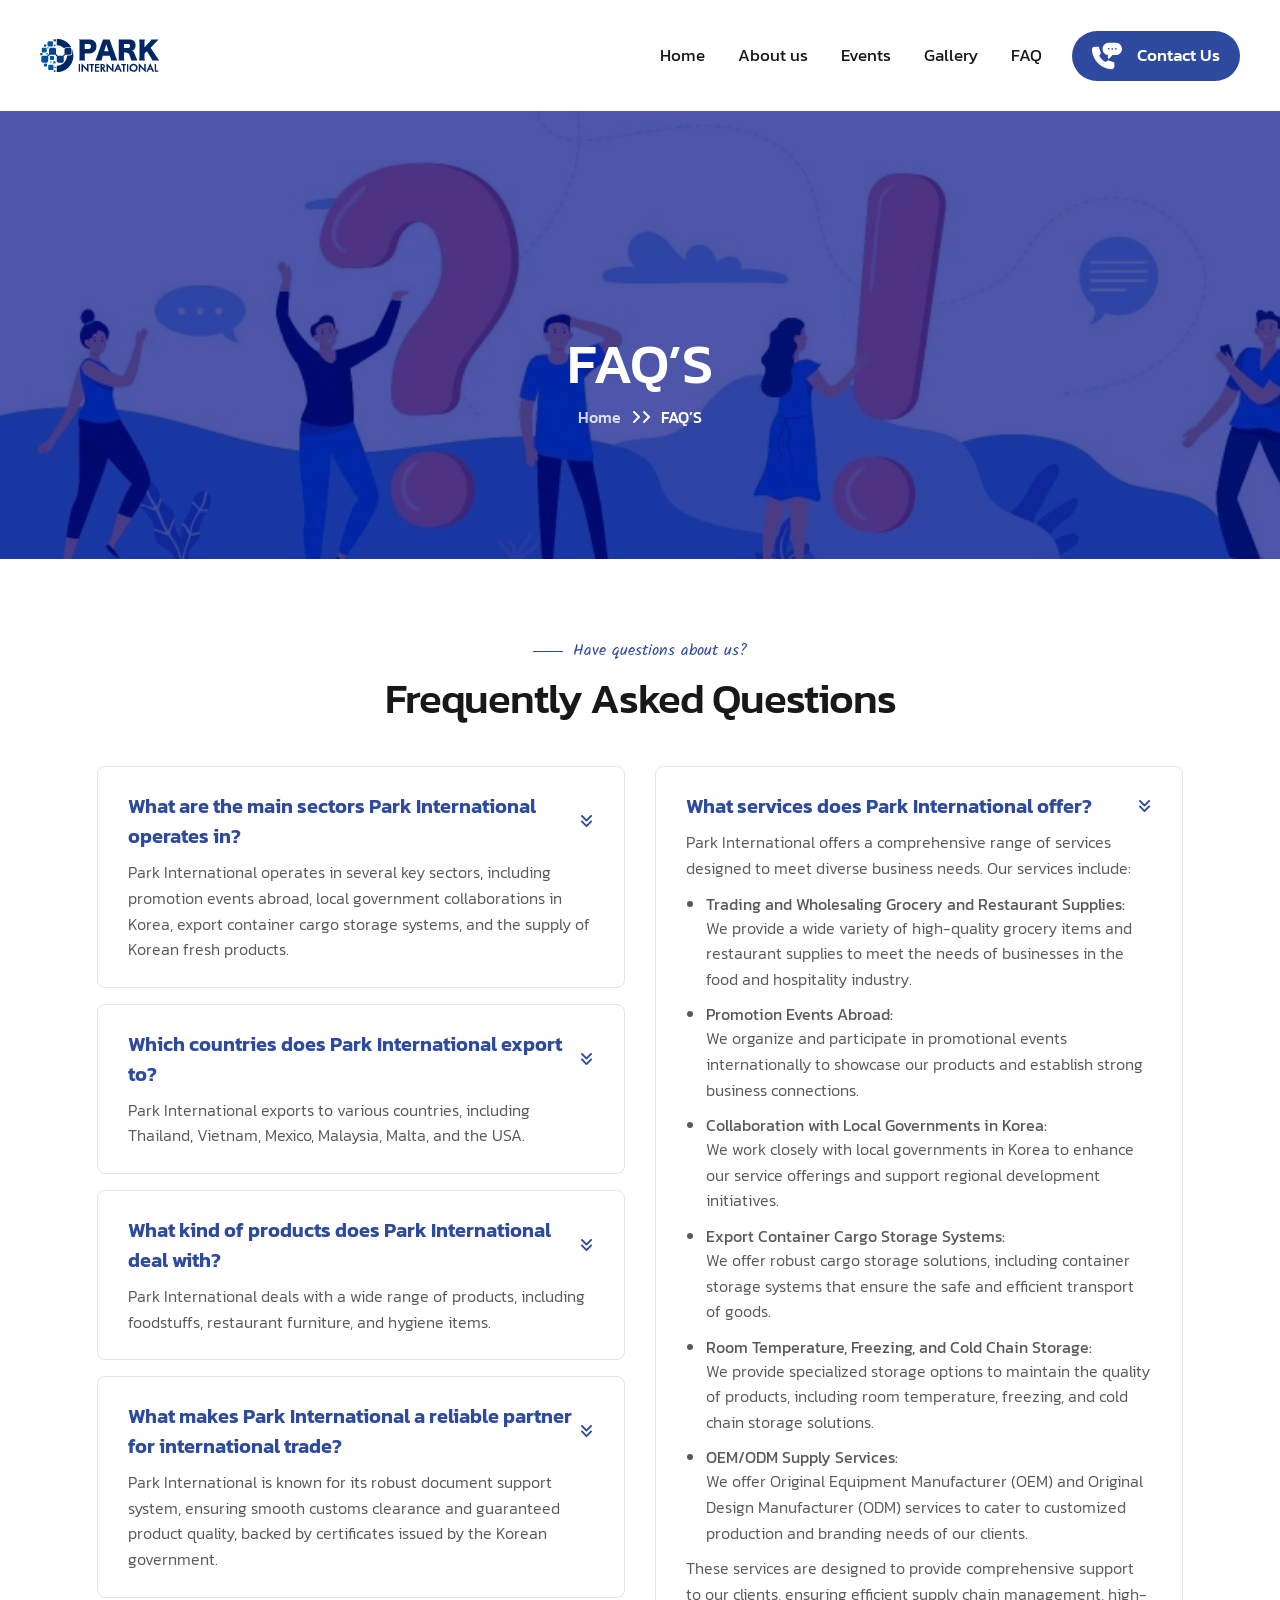
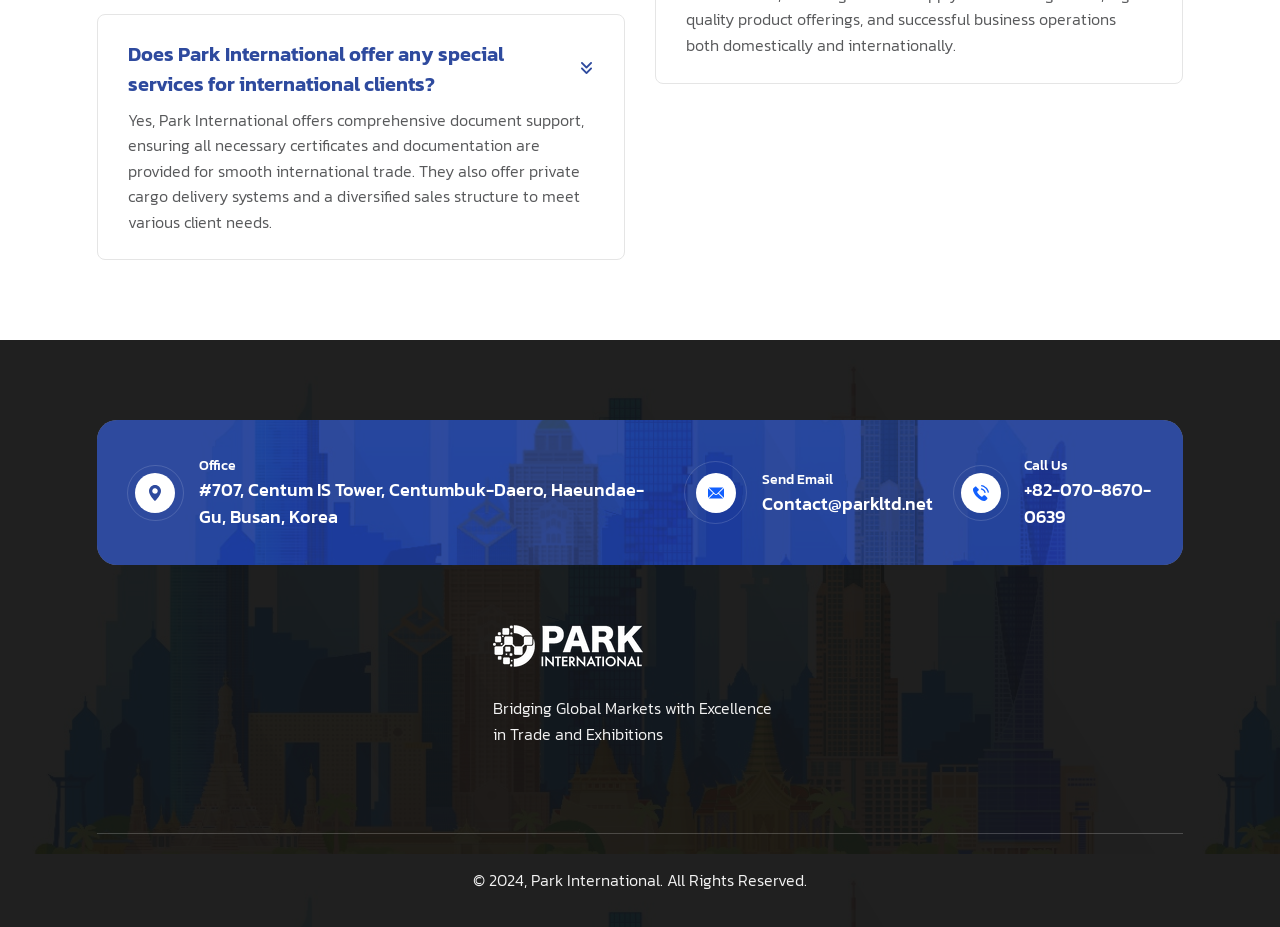
<file: faq.html>
<!doctype html>
<html>

<head>
    <meta charset="UTF-8" />
    <meta name="viewport" content="width=device-width, initial-scale=1.0" />
    <link rel="stylesheet" href="assets/vendor/font-awesome/all.min.css" />
    <link rel="stylesheet" href="assets/vendor/swiper/swiper-bundle.min.css" />
    <link rel="stylesheet" href="assets/vendor/splide/splide.min.css" />
    <link rel="stylesheet" href="assets/vendor/slim-select/slimselect.css" />
    <title>Eventics</title>

    <!-- tailwind css -->
    <link href="src/output.css" rel="stylesheet" />

    <!-- custom css -->
    <link href="assets/css/style.css" rel="stylesheet" />
</head>

<body>
    <!-- overlay -->
    <div class="et-overlay group">
        <div class="opacity-0 pointer-events-none group-[.active]:opacity-100 group-[.active]:pointer-events-auto transition ease-linear duration-300  bg-etBlack/80 fixed inset-0 z-[60]"></div>
    </div>
    <!-- overlay -->

    <!-- sidebar -->
    <div class="et-sidebar group">
        <div class=" group-[.active]:translate-x-0 translate-x-[100%] transition-transform ease-linear duration-300 fixed right-0 w-full max-w-[25%] xl:max-w-[30%] lg:max-w-[40%] md:max-w-[50%] sm:max-w-[60%] xxs:max-w-full bg-[#18377e] h-full z-[100] overflow-auto p-[50px] lg:p-[30px] space-y-[40px]">
            <!-- heading -->
            <div class="et-sidebar-heading">
                <div class="logo flex justify-between items-center">
                    <a href="index.html"><img src="assets/img/parkintlogo-white.png" alt="logo"></a>

                    <button type="button" class="et-sidebar-close-btn border border-white/50 w-[45px] aspect-square shrink-0 text-white text-[22px] rounded-full hover:text-etBlue hover:bg-white"><i class="fa-solid fa-xmark"></i></button>
                </div>
            </div>

            <!-- mobile menu -->
            <div class="et-header-nav-in-mobile"></div>
        </div>
    </div>

    <!-- HEADER SECTION START -->
    <header class="et-header et-3-header to-be-fixed relative py-[30px] xxs:py-[20px] top-0 w-full px-[155px] xxxl:px-[100px] xxl:px-[40px] xs:px-[20px] z-50">
        <div class="flex justify-between items-center">
            <!-- logo -->
            <div class="logo shrink-0">
                <a href="index.html">
                    <img src="assets/img/parkintlogo.png" alt="logo">
                </a>
            </div>

            <div class="et-header-right flex items-center gap-[60px] xl:gap-[30px]">
                <div class="to-go-to-sidebar-in-mobile flex md:flex-col md:items-start items-center gap-[100px] xl:gap-[30px] md:gap-y-[15px]">
                    <!-- nav -->
                    <ul class="et-header-nav et-3-header-nav flex md:flex-col gap-x-[43px] xl:gap-x-[33px] font-kanit text-[17px] font-normal">
                        <li><a href="index.html">Home</a></li>
                        <li><a href="about.html">About us</a></li>
                        <li class="has-sub-menu relative">
                            <a role="button">Events</a>

                            <ul class="et-header-submenu">
                                <li><a href="events.html">All Events</a></li>
                                <li><a href="bangkok-strawberry-festival-2024.html">Nonsan Strawberry Festival</a></li>
                                <li><a href="gyeongnam-seafood-conference-2024.html">Gyeongnam Seafood Conference</a></li>
                            </ul>
                        </li>

                        <li class="has-sub-menu relative">
                            <a role="button">Gallery</a>

                            <ul class="et-header-submenu">
                                <li><a href="bangkok-strawberry-festival-gallery-2024.html">Nonsan Strawberry Festival</a></li>
                                <li><a href="gyeongnam-seafood-conference-gallery.html">Gyeongnam Seafood Conference</a></li>
                            </ul>
                        </li>
                        <li><a href="faq.html">FAQ</a></li>
                    </ul>

                    <!-- button -->
                    <a href="contact.html" class="et-contact-btn bg-etBlue flex items-center justify-center gap-x-[15px] h-[50px] px-[20px] text-white font-medium text-[17px] rounded-full group">
                        <span class="icon">
                            <svg width="30" height="28" viewBox="0 0 30 28" fill="none" xmlns="http://www.w3.org/2000/svg">
                                <path d="M23.7891 0.816406H16.7578C13.3658 0.816406 10.6055 3.5767 10.6055 6.96875C10.6055 10.063 12.9015 12.631 15.8789 13.0585V15.7578C15.8788 15.9317 15.9303 16.1016 16.0268 16.2462C16.1234 16.3907 16.2607 16.5033 16.4214 16.5697C16.7456 16.705 17.1258 16.6325 17.3793 16.3792L20.6374 13.1211H23.7891C27.1811 13.1211 30 10.3608 30 6.96875C30 3.5767 27.1811 0.816406 23.7891 0.816406ZM16.7578 7.84754C16.2723 7.84754 15.8789 7.45402 15.8789 6.96863C15.8789 6.48324 16.2723 6.08973 16.7578 6.08973C17.2432 6.08973 17.6367 6.48324 17.6367 6.96863C17.6367 7.45402 17.2432 7.84754 16.7578 7.84754ZM20.2734 7.84754C19.7879 7.84754 19.3945 7.45402 19.3945 6.96863C19.3945 6.48324 19.7879 6.08973 20.2734 6.08973C20.7588 6.08973 21.1523 6.48324 21.1523 6.96863C21.1523 7.45402 20.7588 7.84754 20.2734 7.84754ZM23.7891 7.84754C23.3036 7.84754 22.9102 7.45402 22.9102 6.96863C22.9102 6.48324 23.3036 6.08973 23.7891 6.08973C24.2745 6.08973 24.668 6.48324 24.668 6.96863C24.668 7.45402 24.2745 7.84754 23.7891 7.84754Z" fill="white"/>
                                <path d="M19.7461 27.1836C21.2 27.1836 22.3828 26.0008 22.3828 24.5469V21.0312C22.3828 20.6527 22.1408 20.3171 21.782 20.1978L16.5209 18.44C16.2634 18.3533 15.9819 18.3928 15.7553 18.5421L13.5186 20.033C11.1496 18.9035 8.33871 16.0925 7.20914 13.7236L8.7 11.4868C8.77415 11.3754 8.82189 11.2485 8.83958 11.1158C8.85728 10.9831 8.84447 10.8482 8.80213 10.7212L7.04432 5.46014C6.98611 5.28516 6.87428 5.13295 6.72469 5.02512C6.5751 4.91728 6.39534 4.85929 6.21094 4.85938H2.63672C1.18277 4.85938 0 6.02979 0 7.48373C0 17.61 9.6198 27.1836 19.7461 27.1836Z" fill="white"/>
                                </svg>
                        </span>
                        Contact Us</a>
                </div>

                <!-- mobile menu button -->
                <button type="button" class="et-mobile-menu-open-btn hidden md:inline-block bg-etBlue rounded-full w-[50px] aspect-square text-white text-[18px] hover:bg-etBlue"><i class="fa-solid fa-bars"></i></button>
            </div>
        </div>
    </header>
    <!-- HEADER SECTION END -->

    <main>
        <!-- BREADCRUMB SECTION START -->
        <section class="et-breadcrumb bg-[#000D83] pt-[210px] lg:pt-[190px] sm:pt-[160px] pb-[130px] lg:pb-[110px] sm:pb-[80px] relative z-[1] before:absolute before:inset-0 before:bg-[url('../assets/img/faq-bg.jpg')] before:bg-no-repeat before:bg-cover before:bg-center before:-z-[1] before:opacity-30">
            <div class="container mx-auto max-w-[1200px] px-[12px] xl:max-w-full text-center text-white">
                <h1 class="et-breadcrumb-title font-medium text-[56px] md:text-[50px] xs:text-[45px]">FAQ’S</h1>
                <ul class="inline-flex items-center gap-[10px] font-medium text-[16px]">
                    <li class="opacity-80"><a href="index.html" class="hover:text-etBlue">Home</a></li>
                    <li><i class="fa-solid fa-angle-right"></i><i class="fa-solid fa-angle-right"></i></li>
                    <li class="current-page">FAQ’S</li>
                </ul>
            </div>
        </section>
        <!-- BREADCRUMB SECTION END -->


        <!-- FAQ SECTION START -->
        <section class="et-faq py-[130px] xl:py-[80px] md:py-[60px]">
            <div class="container mx-auto max-w-[calc(100%-37.1vw)] xxxl:max-w-[calc(100%-350px)] xl:max-w-[calc(100%-170px)] px-[12px] lg:max-w-full">
                <!-- heading -->
                <div class="text-center mb-[52px] xl:mb-[42px] md:mb-[32px]">
                    <h6 class="et-section-sub-title">Have questions about us?</h6>
                    <h2 class="et-section-title">Frequently Asked Questions</h2>
                </div>

                <!-- faq section -->
                <div class="grid grid-cols-2 sm:grid-cols-1 gap-[30px]">
                    <div class="et-accordion space-y-[16px]">
                        <!-- single question -->
                        <div class="et-single-accordion-item bg-white border border-[#E5E5E5] rounded-[8px] py-[24px] xs:py-[15px] px-[30px] xs:px-[20px] open">
                            <div class="et-single-accordion-item__header flex items-center justify-between cursor-pointer">
                                <h3 class="et-single-accordion-item__title font-semibold text-[20px] text-etBlack">What are the main sectors Park International operates in?</h3>
                                <span class="text-[15px]"><i class="fa-solid fa-angles-right"></i></span>
                            </div>

                            <div class="et-single-accordion-item__body">
                                <p class="font-light text-[16px] text-etGray">
                                    Park International operates in several key sectors, including promotion events abroad, local government collaborations in Korea, export container cargo storage systems, and the supply of Korean fresh products.
                                </p>
                                
                            </div>
                        </div>

                        <!-- single question -->
                        <div class="et-single-accordion-item bg-white border border-[#E5E5E5] rounded-[8px] py-[24px] xs:py-[15px] px-[30px] xs:px-[20px] open">
                            <div class="et-single-accordion-item__header flex items-center justify-between cursor-pointer">
                                <h3 class="et-single-accordion-item__title font-semibold text-[20px] text-etBlack">Which countries does Park International export to?</h3>
                                <span class="text-[15px]"><i class="fa-solid fa-angles-right"></i></span>
                            </div>

                            <div class="et-single-accordion-item__body">
                                <p class="font-light text-[16px] text-etGray">
                                    Park International exports to various countries, including Thailand, Vietnam, Mexico, Malaysia, Malta, and the USA.
                                </p>
                                
                            </div>
                        </div>

                        <!-- single question -->
                        <div class="et-single-accordion-item bg-white border border-[#E5E5E5] rounded-[8px] py-[24px] xs:py-[15px] px-[30px] xs:px-[20px] open">
                            <div class="et-single-accordion-item__header flex items-center justify-between cursor-pointer">
                                <h3 class="et-single-accordion-item__title font-semibold text-[20px] text-etBlack">What kind of products does Park International deal with?</h3>
                                <span class="text-[15px]"><i class="fa-solid fa-angles-right"></i></span>
                            </div>

                            <div class="et-single-accordion-item__body">
                                <p class="font-light text-[16px] text-etGray">
                                    Park International deals with a wide range of products, including foodstuffs, restaurant furniture, and hygiene items.
                                </p>
                            </div>
                        </div>

                        <!-- single question -->
                        <div class="et-single-accordion-item bg-white border border-[#E5E5E5] rounded-[8px] py-[24px] xs:py-[15px] px-[30px] xs:px-[20px] open">
                            <div class="et-single-accordion-item__header flex items-center justify-between cursor-pointer">
                                <h3 class="et-single-accordion-item__title font-semibold text-[20px] text-etBlack">What makes Park International a reliable partner for international trade?</h3>
                                <span class="text-[15px]"><i class="fa-solid fa-angles-right"></i></span>
                            </div>

                            <div class="et-single-accordion-item__body">
                                <p class="font-light text-[16px] text-etGray">
                                    Park International is known for its robust document support system, ensuring smooth customs clearance and guaranteed product quality, backed by certificates issued by the Korean government.
                                </p>
                            </div>
                        </div>

                        <div class="et-single-accordion-item bg-white border border-[#E5E5E5] rounded-[8px] py-[24px] xs:py-[15px] px-[30px] xs:px-[20px] open">
                            <div class="et-single-accordion-item__header flex items-center justify-between cursor-pointer">
                                <h3 class="et-single-accordion-item__title font-semibold text-[20px] text-etBlack">Does Park International offer any special services for international clients?</h3>
                                <span class="text-[15px]"><i class="fa-solid fa-angles-right"></i></span>
                            </div>

                            <div class="et-single-accordion-item__body">
                                <p class="font-light text-[16px] text-etGray">
                                    Yes, Park International offers comprehensive document support, ensuring all necessary certificates and documentation are provided for smooth international trade. They also offer private cargo delivery systems and a diversified sales structure to meet various client needs.
                                </p>
                            </div>
                        </div>
                        
                    </div>

                    <div class="et-accordion space-y-[16px]">

                        <!-- single question -->
                        <div class="et-single-accordion-item bg-white border border-[#E5E5E5] rounded-[8px] py-[24px] xs:py-[15px] px-[30px] xs:px-[20px] open">
                            <div class="et-single-accordion-item__header flex items-center justify-between cursor-pointer">
                                <h3 class="et-single-accordion-item__title font-semibold text-[20px] text-etBlack">What services does Park International offer?</h3>
                                <span class="text-[15px]"><i class="fa-solid fa-angles-right"></i></span>
                            </div>

                            <div class="et-single-accordion-item__body">
                                <p class="font-light text-[16px] text-etGray mb-[10px]">Park International offers a comprehensive range of services designed to meet diverse business needs. Our services include:</p>
                                <ul class="font-light text-[16px] text-etGray" style="list-style-type: disc; padding-left: 20px; margin: 0;">
                                    <li class="mb-[10px]">
                                        <strong>Trading and Wholesaling Grocery and Restaurant Supplies:</strong>
                                        <p>We provide a wide variety of high-quality grocery items and restaurant supplies to meet the needs of businesses in the food and hospitality industry.</p>
                                    </li>
                                    <li class="mb-[10px]">
                                        <strong>Promotion Events Abroad:</strong>
                                        <p>We organize and participate in promotional events internationally to showcase our products and establish strong business connections.</p>
                                    </li>
                                    <li class="mb-[10px]">
                                        <strong>Collaboration with Local Governments in Korea:</strong>
                                        <p>We work closely with local governments in Korea to enhance our service offerings and support regional development initiatives.</p>
                                    </li>
                                    <li class="mb-[10px]">
                                        <strong>Export Container Cargo Storage Systems:</strong>
                                        <p>We offer robust cargo storage solutions, including container storage systems that ensure the safe and efficient transport of goods.</p>
                                    </li>
                                    <li class="mb-[10px]">
                                        <strong>Room Temperature, Freezing, and Cold Chain Storage:</strong>
                                        <p>We provide specialized storage options to maintain the quality of products, including room temperature, freezing, and cold chain storage solutions.</p>
                                    </li>
                                    <li class="mb-[10px]">
                                        <strong>OEM/ODM Supply Services:</strong>
                                        <p>We offer Original Equipment Manufacturer (OEM) and Original Design Manufacturer (ODM) services to cater to customized production and branding needs of our clients.</p>
                                    </li>
                                </ul>
                                <p class="font-light text-[16px] text-etGray">These services are designed to provide comprehensive support to our clients, ensuring efficient supply chain management, high-quality product offerings, and successful business operations both domestically and internationally.</p>

                            </div>
                        </div>
                    </div>
                </div>
            </div>
        </section>
        <!-- FAQ SECTION END -->
    </main>

    <!-- FOOTER SECTION START -->
    <footer class="et-footer bg-etBlack relative z-[1] before:absolute before:-z-[1] before:inset-0 before:bg-[url('../assets/img/footer-1-bg.jpg')] before:opacity-30 before:mix-blend-overlay text-white">
        <div class="container mx-auto max-w-[calc(100%-37.1vw)] xxxl:max-w-[calc(100%-350px)] xl:max-w-[calc(100%-170px)] px-[12px] lg:max-w-full">

            <!-- footer top -->
            <div class="et-footer-top pt-[130px] xl:pt-[80px] pb-[60px]">
                <!-- contact infos -->
                <div class="bg-etBlue py-[35px] px-[40px] xl:px-[30px] rounded-[20px] mb-[60px] overflow-hidden relative z-[1] flex lg:flex-wrap justify-between lg:justify-center xs:justify-start items-center gap-[20px] before:absolute before:-z-[1] before:inset-0 before:bg-[url('../assets/img/contact-info-bg.jpg')] before:bg-cover before:bg-no-repeat before:bg-center before:opacity-40 before:mix-blend-multiply">
                    <!-- single info -->
                    <div class="flex xxs:flex-col items-center xxs:items-start gap-[15px] xxs:gap-[10px]">
                        <!-- icon -->
                        <div class="icon border border-white/15 rounded-full w-[63px] aspect-square shrink-0 flex items-center justify-center">
                            <div class="w-[40px] aspect-square bg-white rounded-full flex items-center justify-center">
                                <svg width="12" height="16" viewBox="0 0 12 16" fill="none" xmlns="http://www.w3.org/2000/svg">
                                    <path d="M6 0C4.40935 0.00211004 2.88445 0.634929 1.75969 1.75969C0.634929 2.88445 0.00211004 4.40935 0 6C0 10.3075 5.59 15.7025 5.8275 15.93C5.8737 15.9749 5.93558 16 6 16C6.06442 16 6.1263 15.9749 6.1725 15.93C6.41 15.7025 12 10.3075 12 6C11.9979 4.40935 11.3651 2.88445 10.2403 1.75969C9.11555 0.634929 7.59065 0.00211004 6 0ZM6 8.75C5.4561 8.75 4.92442 8.58871 4.47218 8.28654C4.01995 7.98437 3.66747 7.55488 3.45933 7.05238C3.25119 6.54988 3.19673 5.99695 3.30284 5.4635C3.40895 4.93005 3.67086 4.44005 4.05546 4.05546C4.44005 3.67086 4.93005 3.40895 5.4635 3.30284C5.99695 3.19673 6.54988 3.25119 7.05238 3.45933C7.55488 3.66747 7.98437 4.01995 8.28654 4.47218C8.58871 4.92442 8.75 5.4561 8.75 6C8.74956 6.72921 8.45969 7.42843 7.94406 7.94406C7.42843 8.45969 6.72921 8.74956 6 8.75Z" class="fill-etBlue" />
                                </svg>
                            </div>
                        </div>
                        <!-- txt -->
                        <div>
                            <span class="block font-medium text-[14px]">Office</span>
                            <h5 class="font-medium text-[18px]">#707, Centum IS Tower, Centumbuk-Daero, Haeundae-Gu, Busan, Korea</h5>
                        </div>
                    </div>

                    <!-- single info -->
                    <div class="flex xxs:flex-col items-center xxs:items-start gap-[15px] xxs:gap-[10px]">
                        <!-- icon -->
                        <div class="icon border border-white/15 rounded-full w-[63px] aspect-square shrink-0 flex items-center justify-center">
                            <div class="w-[40px] aspect-square bg-white rounded-full flex items-center justify-center">
                                <svg width="16" height="16" viewBox="0 0 16 16" fill="none" xmlns="http://www.w3.org/2000/svg">
                                    <path d="M15.8591 3.17969L11.0066 8.00091L15.8591 12.8221C15.9468 12.6388 16 12.4361 16 12.2197V3.78216C16 3.56569 15.9468 3.36303 15.8591 3.17969Z" fill="#1260FE" />
                                    <path d="M14.5937 2.375H1.40618C1.18971 2.375 0.987055 2.42822 0.803711 2.51594L7.00568 8.68666C7.55406 9.23503 8.4458 9.23503 8.99418 8.68666L15.1961 2.51594C15.0128 2.42822 14.8101 2.375 14.5937 2.375Z" fill="#1260FE" />
                                    <path d="M0.140938 3.17969C0.0532188 3.36303 0 3.56569 0 3.78216V12.2197C0 12.4361 0.0532188 12.6388 0.140938 12.8221L4.99341 8.00091L0.140938 3.17969Z" fill="#1260FE" />
                                    <path d="M10.3437 8.66211L9.65702 9.34877C8.7433 10.2625 7.25652 10.2625 6.3428 9.34877L5.65618 8.66211L0.803711 13.4833C0.987055 13.571 1.18971 13.6243 1.40618 13.6243H14.5937C14.8101 13.6243 15.0128 13.571 15.1961 13.4833L10.3437 8.66211Z" fill="#1260FE" />
                                </svg>
                            </div>
                        </div>
                        <!-- txt -->
                        <div>
                            <span class="block font-medium text-[14px]">Send Email</span>
                            <h5 class="font-medium text-[18px]"><a href="mailto:Contact@parkltd.net">Contact@parkltd.net</a></h5>
                        </div>
                    </div>

                    <!-- single info -->
                    <div class="flex xxs:flex-col items-center xxs:items-start gap-[15px] xxs:gap-[10px]">
                        <!-- icon -->
                        <div class="icon border border-white/15 rounded-full w-[63px] aspect-square shrink-0 flex items-center justify-center">
                            <div class="w-[40px] aspect-square bg-white rounded-full flex items-center justify-center">
                                <svg width="16" height="16" viewBox="0 0 16 16" fill="none" xmlns="http://www.w3.org/2000/svg">
                                    <path d="M12.1643 10.5834C11.6416 10.0673 10.989 10.0673 10.4696 10.5834C10.0734 10.9762 9.67723 11.3691 9.28769 11.7686C9.18114 11.8785 9.09125 11.9018 8.9614 11.8286C8.70503 11.6887 8.43202 11.5755 8.18564 11.4224C7.03698 10.6999 6.07477 9.77097 5.22243 8.72552C4.79959 8.20613 4.42336 7.65011 4.16033 7.02417C4.10706 6.89765 4.11705 6.81442 4.22026 6.7112C4.61647 6.32832 5.00268 5.93544 5.39223 5.54257C5.93493 4.99654 5.93493 4.35728 5.3889 3.80792C5.07926 3.49495 4.76962 3.18865 4.45998 2.87568C4.14036 2.55605 3.82406 2.23309 3.5011 1.9168C2.97838 1.40739 2.32581 1.40739 1.80641 1.92012C1.40688 2.313 1.02399 2.71586 0.617799 3.10208C0.241571 3.45833 0.0517928 3.89449 0.0118394 4.40389C-0.0514202 5.23293 0.151676 6.01535 0.438009 6.77779C1.02399 8.35595 1.91628 9.75765 2.99836 11.0428C4.45998 12.7808 6.20462 14.1559 8.24557 15.148C9.1645 15.5942 10.1167 15.9371 11.1522 15.9937C11.8647 16.0337 12.484 15.8539 12.98 15.2979C13.3196 14.9183 13.7025 14.572 14.0621 14.2091C14.5948 13.6698 14.5982 13.0172 14.0688 12.4845C13.4362 11.8485 12.8003 11.2159 12.1643 10.5834Z" fill="#1260FE" />
                                    <path d="M11.5283 7.92979L12.7569 7.72003C12.5638 6.59135 12.0311 5.56921 11.222 4.75682C10.3663 3.90116 9.28426 3.36178 8.09232 3.19531L7.91919 4.43054C8.84145 4.56039 9.68047 4.97657 10.343 5.63913C10.969 6.26506 11.3785 7.05747 11.5283 7.92979Z" fill="#1260FE" />
                                    <path d="M13.4496 2.59031C12.0312 1.17197 10.2367 0.276344 8.25565 0L8.08252 1.23523C9.79386 1.47495 11.3454 2.25071 12.5706 3.47262C13.7326 4.63459 14.495 6.10288 14.7714 7.71766L15.9999 7.50791C15.677 5.63676 14.7947 3.93874 13.4496 2.59031Z" fill="#1260FE" />
                                </svg>
                            </div>
                        </div>

                        <!-- txt -->
                        <div>
                            <span class="block font-medium text-[14px]">Call Us</span>
                            <h5 class="font-medium text-[18px]"><a href="tel:8207086700639">+82-070-8670-0639</a></h5>
                        </div>
                    </div>
                </div>

                <div class="flex md:flex-wrap xs:w-full gap-x-[65px] xxl:gap-x-[45px] xl:gap-[30px] gap-y-[25px] justify-center md:justify-center xxs:justify-start">
                    <!-- footer about -->
                    <div class="et-footer-about max-w-[295px] lg:max-w-none md:max-w-[300px] xs:max-w-full">
                        <a href="#" class="mb-[25px] inline-block"><img src="assets/img/parkintlogo-white.png" alt="logo"></a>
                        <p class="font-light text-[#f2f2f2] text-[16px] mb-[25px]">Bridging Global Markets with Excellence in Trade and Exhibitions</p>
                    </div>
                </div>
            </div>

            <!-- footer bottom -->
            <div class="et-footer-bottom border-t border-white/20 py-[34px]">
                <p class="font-light text-[#f2f2f2] text-center text-[16px]">&copy; 2024, Park International. All Rights Reserved.</p>
            </div>
        </div>
    </footer>
    <!-- FOOTER SECTION END -->


    <!-- JS FILES -->
    <script src="assets/vendor/swiper/swiper-bundle.min.js"></script>
    <script src="assets/vendor/splide/splide.min.js"></script>
    <script src="assets/vendor/slim-select/slimselect.min.js"></script>
    <script src="assets/vendor/fslightbox/fslightbox.js"></script>
    <script src="assets/vendor/splide/splide-extension-auto-scroll.min.js"></script>
    <script src="assets/vendor/lenis/lenis.min.js"></script>
    <script src="assets/vendor/splittype/index.min.js"></script>
    <script src="assets/vendor/gsap/gsap.min.js"></script>
    <script src="assets/vendor/gsap/gsap-scroll-trigger.min.js"></script>


    <script src="assets/js/main.js"></script>
    <script src="assets/js/accordion.js"></script>
</body>

</html>
</file>
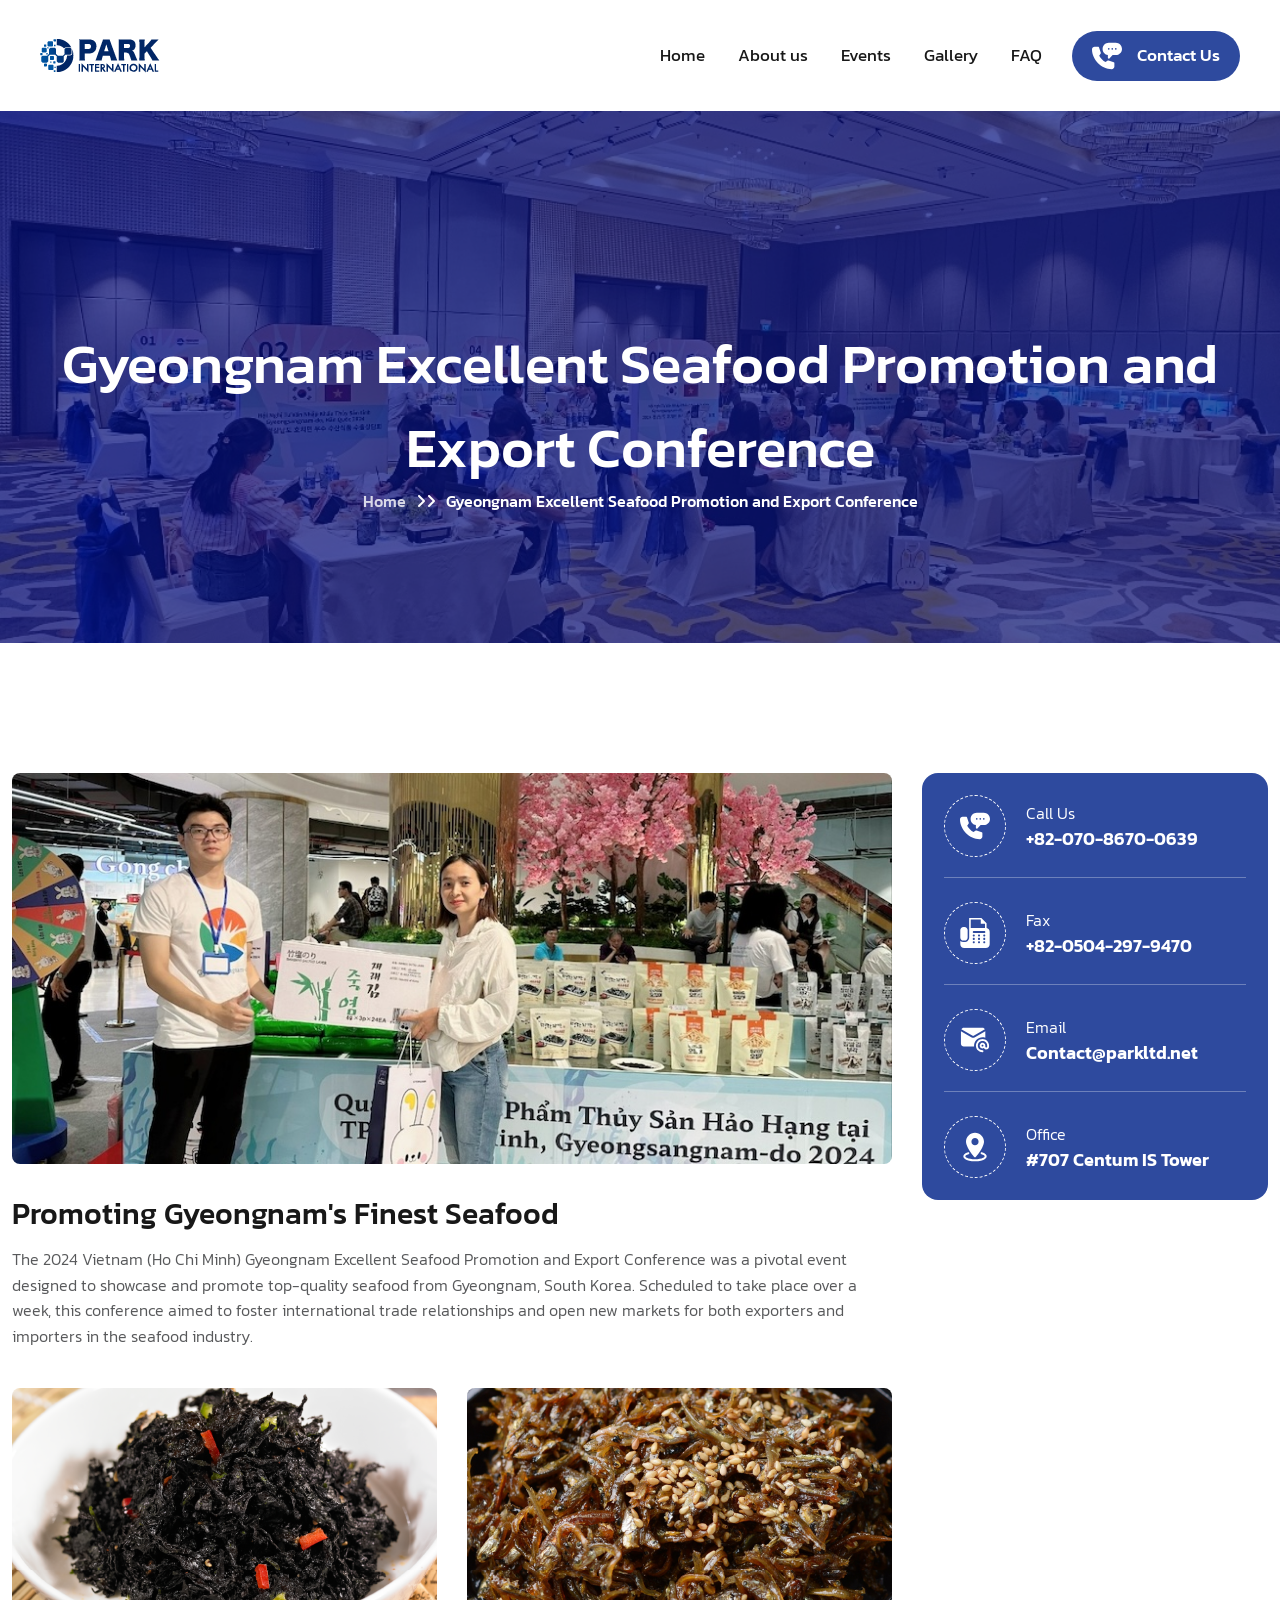
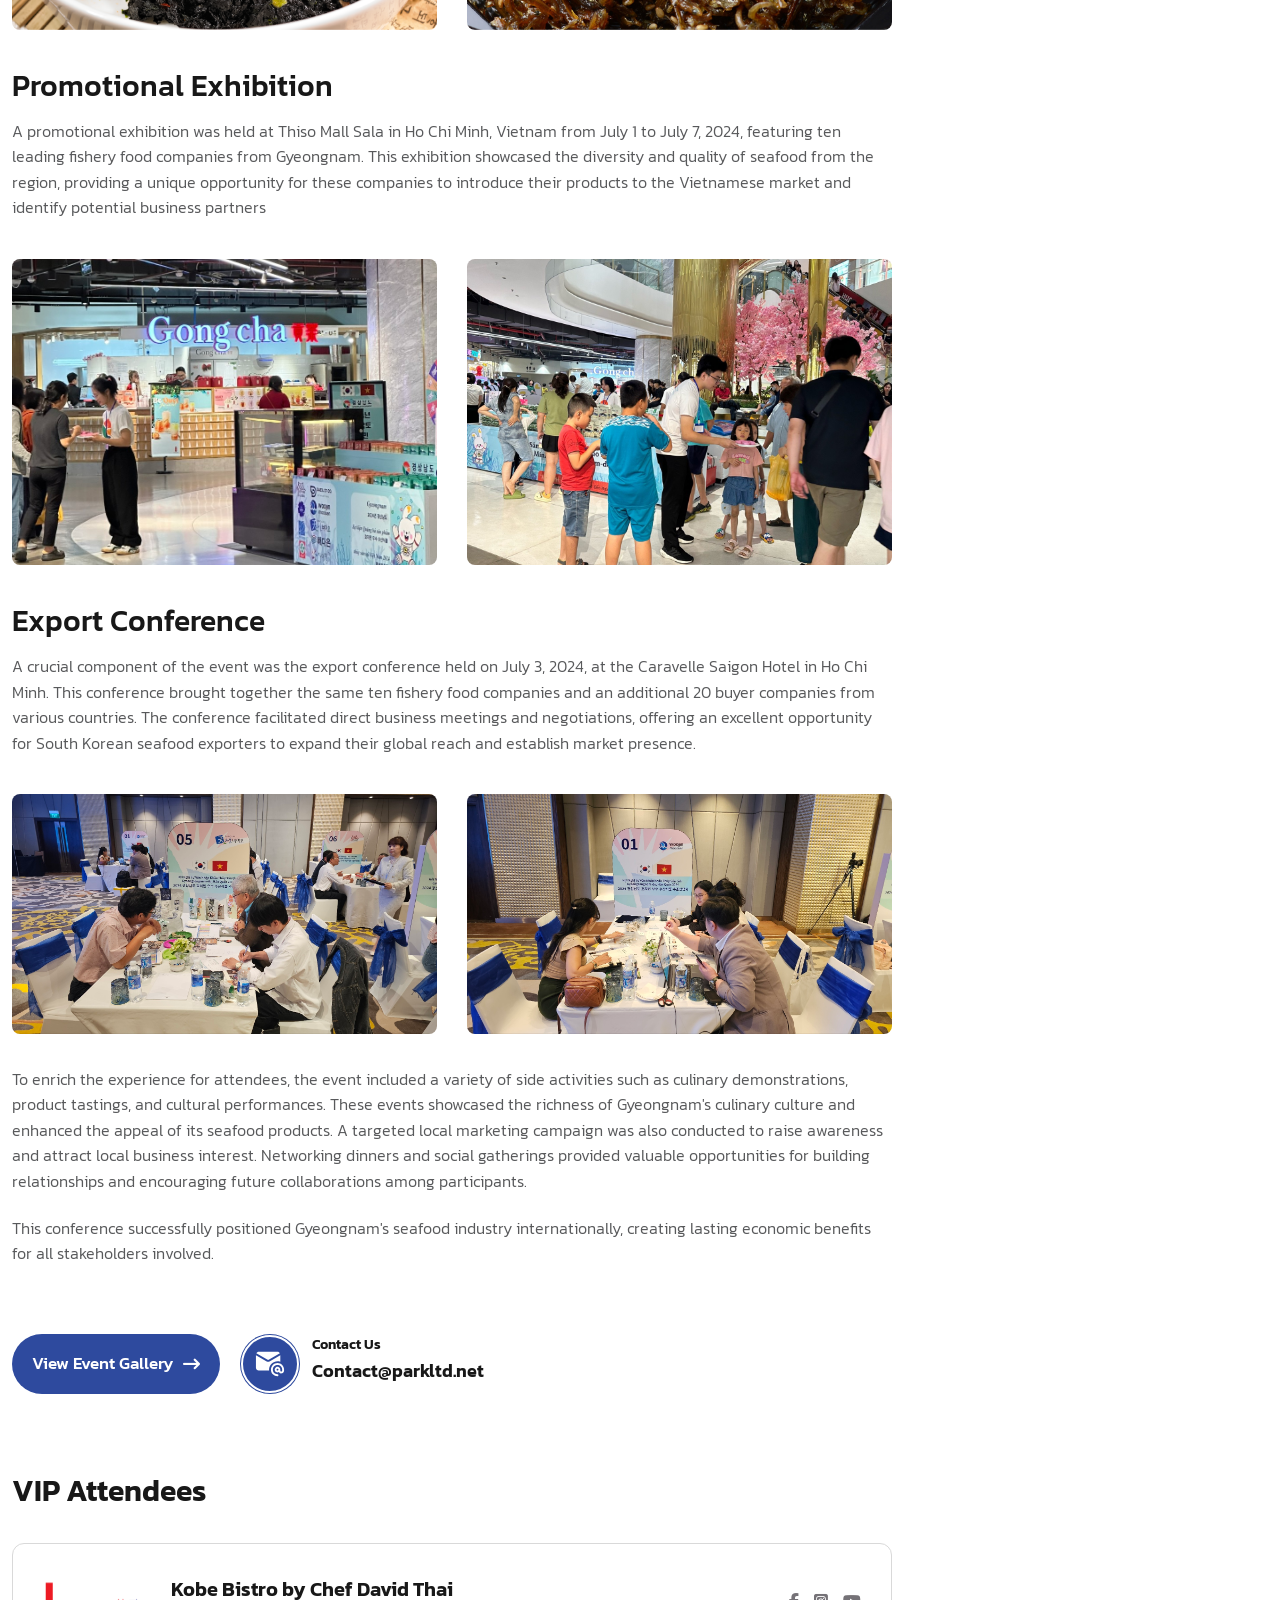
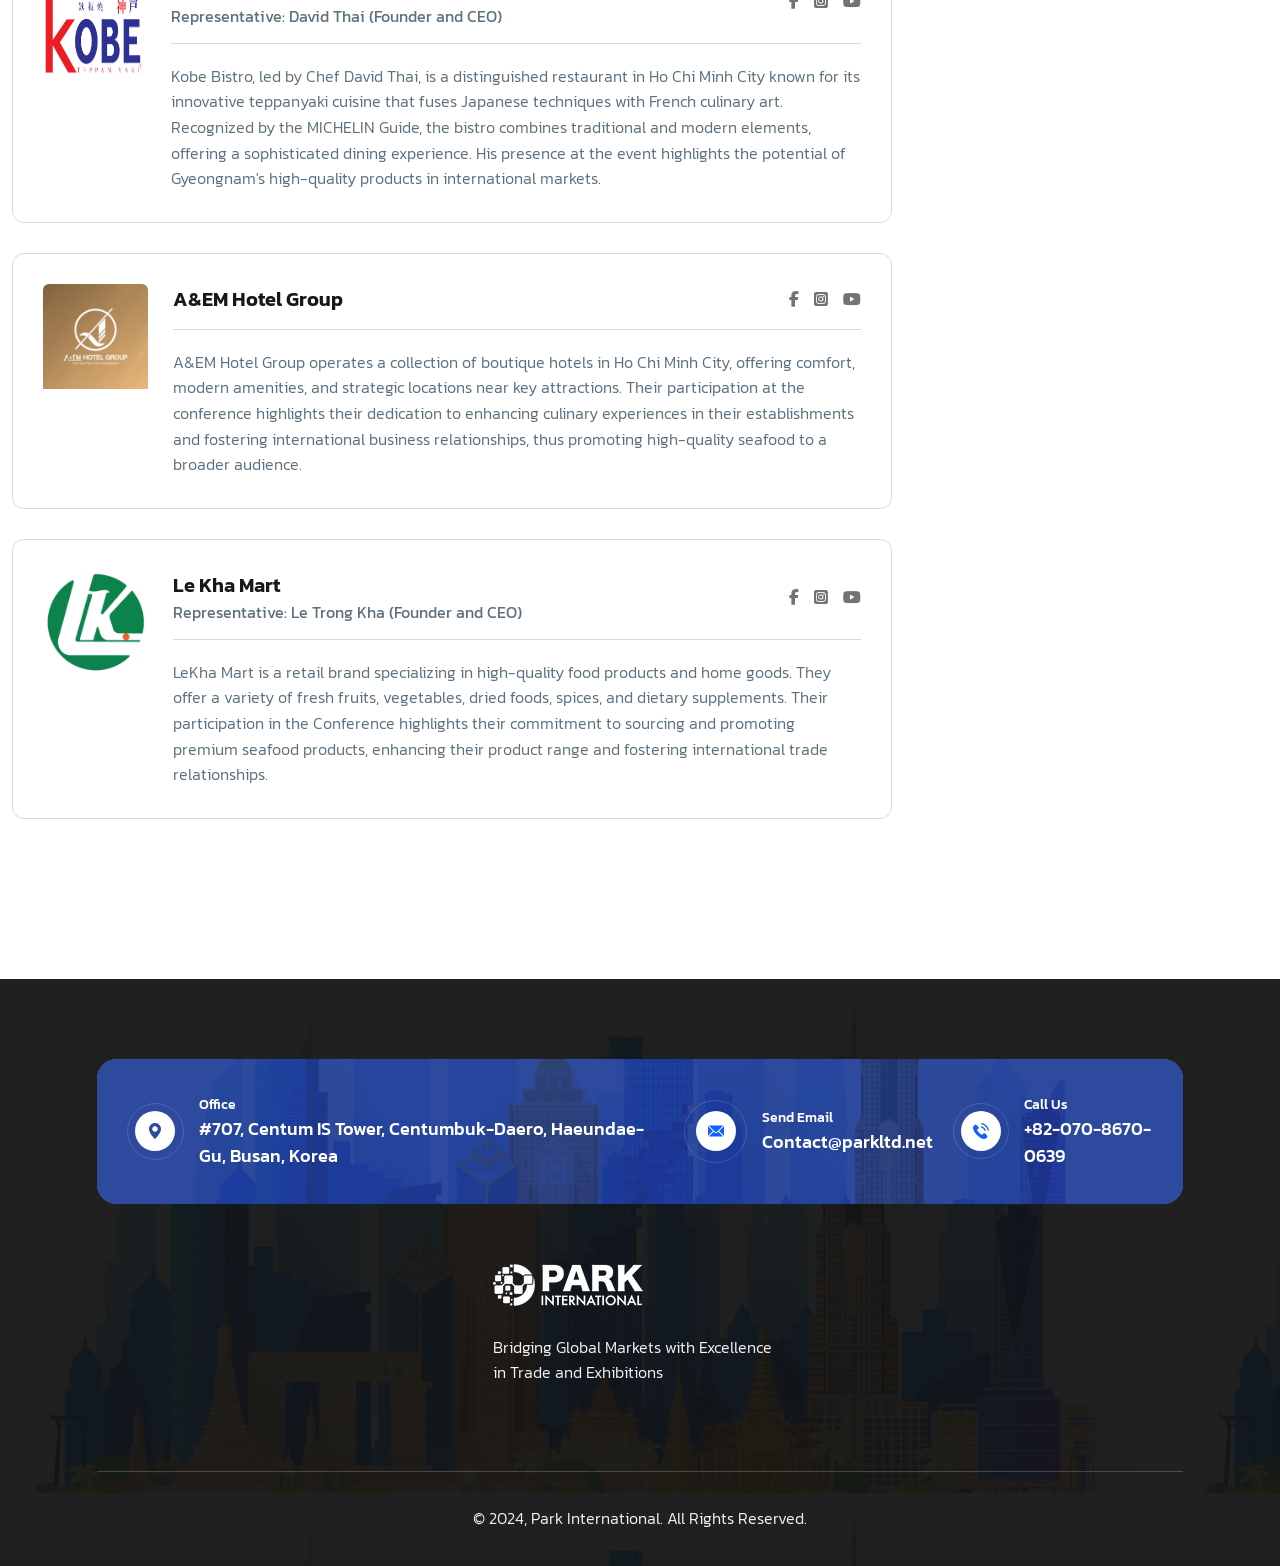
<file: gyeongnam-seafood-conference-2024.html>
<!doctype html>
<html>

<head>
    <meta charset="UTF-8" />
    <meta name="viewport" content="width=device-width, initial-scale=1.0" />
    <link rel="stylesheet" href="assets/vendor/font-awesome/all.min.css" />
    <link rel="stylesheet" href="assets/vendor/swiper/swiper-bundle.min.css" />
    <link rel="stylesheet" href="assets/vendor/splide/splide.min.css" />
    <link rel="stylesheet" href="assets/vendor/slim-select/slimselect.css" />
    <title>Gyeongnam Excellent Seafood Promotion and Export Conferenc</title>

    <!-- tailwind css -->
    <link href="src/output.css" rel="stylesheet" />

    <!-- custom css -->
    <link href="assets/css/style.css" rel="stylesheet" />
</head>

<body>
    <!-- overlay -->
    <div class="et-overlay group">
        <div class="opacity-0 pointer-events-none group-[.active]:opacity-100 group-[.active]:pointer-events-auto transition ease-linear duration-300  bg-etBlack/80 fixed inset-0 z-[60]"></div>
    </div>
    <!-- overlay -->

    <!-- sidebar -->
    <div class="et-sidebar group">
        <div class=" group-[.active]:translate-x-0 translate-x-[100%] transition-transform ease-linear duration-300 fixed right-0 w-full max-w-[25%] xl:max-w-[30%] lg:max-w-[40%] md:max-w-[50%] sm:max-w-[60%] xxs:max-w-full bg-[#18377e] h-full z-[100] overflow-auto p-[50px] lg:p-[30px] space-y-[40px]">
            <!-- heading -->
            <div class="et-sidebar-heading">
                <div class="logo flex justify-between items-center">
                    <a href="index.html"><img src="assets/img/parkintlogo-white.png" alt="logo"></a>

                    <button type="button" class="et-sidebar-close-btn border border-white/50 w-[45px] aspect-square shrink-0 text-white text-[22px] rounded-full hover:text-etBlue hover:bg-white"><i class="fa-solid fa-xmark"></i></button>
                </div>
            </div>

            <!-- mobile menu -->
            <div class="et-header-nav-in-mobile"></div>
        </div>
    </div>

    <!-- HEADER SECTION START -->
    <header class="et-header et-3-header to-be-fixed relative py-[30px] xxs:py-[20px] top-0 w-full px-[155px] xxxl:px-[100px] xxl:px-[40px] xs:px-[20px] z-50">
        <div class="flex justify-between items-center">
            <!-- logo -->
            <div class="logo shrink-0">
                <a href="index.html">
                    <img src="assets/img/parkintlogo.png" alt="logo">
                </a>
            </div>

            <div class="et-header-right flex items-center gap-[60px] xl:gap-[30px]">
                <div class="to-go-to-sidebar-in-mobile flex md:flex-col md:items-start items-center gap-[100px] xl:gap-[30px] md:gap-y-[15px]">
                    <!-- nav -->
                    <ul class="et-header-nav et-3-header-nav flex md:flex-col gap-x-[43px] xl:gap-x-[33px] font-kanit text-[17px] font-normal">
                        <li><a href="index.html">Home</a></li>
                        <li><a href="about.html">About us</a></li>
                        <li class="has-sub-menu relative">
                            <a role="button">Events</a>

                            <ul class="et-header-submenu">
                                <li><a href="events.html">All Events</a></li>
                                <li><a href="bangkok-strawberry-festival-2024.html">Nonsan Strawberry Festival</a></li>
                                <li><a href="gyeongnam-seafood-conference-2024.html">Gyeongnam Seafood Conference</a></li>
                            </ul>
                        </li>

                        <li class="has-sub-menu relative">
                            <a role="button">Gallery</a>

                            <ul class="et-header-submenu">
                                <li><a href="bangkok-strawberry-festival-gallery-2024.html">Nonsan Strawberry Festival</a></li>
                                <li><a href="gyeongnam-seafood-conference-gallery.html">Gyeongnam Seafood Conference</a></li>
                            </ul>
                        </li>
                        <li><a href="faq.html">FAQ</a></li>
                    </ul>

                    <!-- button -->
                    <a href="contact.html" class="et-contact-btn bg-etBlue flex items-center justify-center gap-x-[15px] h-[50px] px-[20px] text-white font-medium text-[17px] rounded-full group">
                        <span class="icon">
                            <svg width="30" height="28" viewBox="0 0 30 28" fill="none" xmlns="http://www.w3.org/2000/svg">
                                <path d="M23.7891 0.816406H16.7578C13.3658 0.816406 10.6055 3.5767 10.6055 6.96875C10.6055 10.063 12.9015 12.631 15.8789 13.0585V15.7578C15.8788 15.9317 15.9303 16.1016 16.0268 16.2462C16.1234 16.3907 16.2607 16.5033 16.4214 16.5697C16.7456 16.705 17.1258 16.6325 17.3793 16.3792L20.6374 13.1211H23.7891C27.1811 13.1211 30 10.3608 30 6.96875C30 3.5767 27.1811 0.816406 23.7891 0.816406ZM16.7578 7.84754C16.2723 7.84754 15.8789 7.45402 15.8789 6.96863C15.8789 6.48324 16.2723 6.08973 16.7578 6.08973C17.2432 6.08973 17.6367 6.48324 17.6367 6.96863C17.6367 7.45402 17.2432 7.84754 16.7578 7.84754ZM20.2734 7.84754C19.7879 7.84754 19.3945 7.45402 19.3945 6.96863C19.3945 6.48324 19.7879 6.08973 20.2734 6.08973C20.7588 6.08973 21.1523 6.48324 21.1523 6.96863C21.1523 7.45402 20.7588 7.84754 20.2734 7.84754ZM23.7891 7.84754C23.3036 7.84754 22.9102 7.45402 22.9102 6.96863C22.9102 6.48324 23.3036 6.08973 23.7891 6.08973C24.2745 6.08973 24.668 6.48324 24.668 6.96863C24.668 7.45402 24.2745 7.84754 23.7891 7.84754Z" fill="white"/>
                                <path d="M19.7461 27.1836C21.2 27.1836 22.3828 26.0008 22.3828 24.5469V21.0312C22.3828 20.6527 22.1408 20.3171 21.782 20.1978L16.5209 18.44C16.2634 18.3533 15.9819 18.3928 15.7553 18.5421L13.5186 20.033C11.1496 18.9035 8.33871 16.0925 7.20914 13.7236L8.7 11.4868C8.77415 11.3754 8.82189 11.2485 8.83958 11.1158C8.85728 10.9831 8.84447 10.8482 8.80213 10.7212L7.04432 5.46014C6.98611 5.28516 6.87428 5.13295 6.72469 5.02512C6.5751 4.91728 6.39534 4.85929 6.21094 4.85938H2.63672C1.18277 4.85938 0 6.02979 0 7.48373C0 17.61 9.6198 27.1836 19.7461 27.1836Z" fill="white"/>
                                </svg>
                        </span>
                        Contact Us</a>
                </div>

                <!-- mobile menu button -->
                <button type="button" class="et-mobile-menu-open-btn hidden md:inline-block bg-etBlue rounded-full w-[50px] aspect-square text-white text-[18px] hover:bg-etBlue"><i class="fa-solid fa-bars"></i></button>
            </div>
        </div>
    </header>
    <!-- HEADER SECTION END -->


    <main>
        <!-- BREADCRUMB SECTION START -->
        <section class="et-breadcrumb bg-[#000D83] pt-[210px] lg:pt-[190px] sm:pt-[160px] pb-[130px] lg:pb-[110px] sm:pb-[80px] relative z-[1] before:absolute before:inset-0 before:bg-[url('../assets/img/gyeongnamconference-banner.jpg')] before:bg-no-repeat before:bg-cover before:bg-center before:-z-[1] before:opacity-30">
            <div class="container mx-auto max-w-[1200px] px-[12px] xl:max-w-full text-center text-white">
                <h1 class="et-breadcrumb-title font-medium text-[56px] md:text-[50px] xs:text-[45px]">Gyeongnam Excellent Seafood Promotion and Export Conference</h1>
                <ul class="inline-flex items-center gap-[10px] font-medium text-[16px]">
                    <li class="opacity-80"><a href="index.html" class="hover:text-etBlue">Home</a></li>
                    <li><i class="fa-solid fa-angle-right"></i><i class="fa-solid fa-angle-right"></i></li>
                    <li class="current-page">Gyeongnam Excellent Seafood Promotion and Export Conference</li>
                </ul>
            </div>
        </section>
        <!-- BREADCRUMB SECTION END -->


        <!-- main content -->
        <div class="et-event-details-content py-[130px] lg:py-[80px] md:py-[60px]">
            <div class="container mx-auto max-w-[1200px] px-[12px] xl:max-w-full">
                <div class="flex gap-[30px] lg:gap-[20px] md:flex-col md:items-center">
                    <!-- left content -->
                    <div class="left">
                        <!-- img -->
                        <div class="relative rounded-[8px] overflow-hidden">
                            <img src="assets/img/GyeongnamPromo.jpeg" alt="event-details-img">
                       </div>

                        <!-- txt -->
                        <div>
                            <h4 class="text-[30px] xs:text-[25px] xxs:text-[22px] font-medium text-etBlack mb-[11px] mt-[27px]">
                                Promoting Gyeongnam's Finest Seafood
                            </h4>

                            <p class="font-light text-[16px] text-etGray mb-[15px]">
                                The 2024 Vietnam (Ho Chi Minh) Gyeongnam Excellent Seafood Promotion and Export Conference was a pivotal event designed to showcase and promote top-quality seafood from Gyeongnam, South Korea. Scheduled to take place over a week, this conference aimed to foster international trade relationships and open new markets for both exporters and importers in the seafood industry.
                            </p>

                            <div class="grid grid-cols-2 xxs:grid-cols-1 gap-[30px] lg:gap-[20px] mt-[38px] mb-[33px]">
                                <img src="assets/img/gyeongnamseaweed2.png" alt="event-details-img" class="max-h-[306px] w-full object-cover rounded-[8px]">
                                <img src="assets/img/gyeongnamseafood.png" alt="event-details-img" class="max-h-[306px] w-full object-cover rounded-[8px]">
                            </div>

                            <h4 class="text-[30px] xs:text-[25px] xxs:text-[22px] font-medium text-etBlack mb-[11px] mt-[27px]">
                                Promotional Exhibition
                            </h4>

                            <p class="font-light text-[16px] text-etGray">A promotional exhibition was held at Thiso Mall Sala in Ho Chi Minh, Vietnam from July 1 to July 7, 2024, featuring ten leading fishery food companies from Gyeongnam. This exhibition showcased the diversity and quality of seafood from the region, providing a unique opportunity for these companies to introduce their products to the Vietnamese market and identify potential business partners</p>
                        
                            <div class="grid grid-cols-2 xxs:grid-cols-1 gap-[30px] lg:gap-[20px] mt-[38px] mb-[33px]">
                                <img src="assets/img/GyeongnamPromo-3.jpeg" alt="event-details-img" class="max-h-[306px] w-full object-cover rounded-[8px]">
                                <img src="assets/img/GyeongnamPromo2024.jpg" alt="event-details-img" class="max-h-[306px] w-full object-cover rounded-[8px]">
                            </div>

                            <h4 class="text-[30px] xs:text-[25px] xxs:text-[22px] font-medium text-etBlack mb-[11px] mt-[19px]">Export Conference</h4>

                            <p class="font-light text-[16px] text-etGray mb-[21px]">
                                A crucial component of the event was the export conference held on July 3, 2024, at the Caravelle Saigon Hotel in Ho Chi Minh. This conference brought together the same ten fishery food companies and an additional 20 buyer companies from various countries. The conference facilitated direct business meetings and negotiations, offering an excellent opportunity for South Korean seafood exporters to expand their global reach and establish market presence.
                            </p>

                            <div class="grid grid-cols-2 xxs:grid-cols-1 gap-[30px] lg:gap-[20px] mt-[38px] mb-[33px]">
                                <img src="assets/img/GyeongnamConference/GyeongnamConference2.jpeg" alt="event-details-img" class="max-h-[306px] w-full object-cover rounded-[8px]">
                                <img src="assets/img/GyeongnamConference/GyeongnamConference4.jpeg" alt="event-details-img" class="max-h-[306px] w-full object-cover rounded-[8px]">
                            </div>

                            <p class="font-light text-[16px] text-etGray mb-[21px]">To enrich the experience for attendees, the event included a variety of side activities such as culinary demonstrations, product tastings, and cultural performances. These events showcased the richness of Gyeongnam's culinary culture and enhanced the appeal of its seafood products. A targeted local marketing campaign was also conducted to raise awareness and attract local business interest. Networking dinners and social gatherings provided valuable opportunities for building relationships and encouraging future collaborations among participants.</p>

                            <p class="font-light text-[16px] text-etGray mb-[43px]">
                                This conference successfully positioned Gyeongnam's seafood industry internationally, creating lasting economic benefits for all stakeholders involved.
                            </p>
                        </div>

                        <!-- actions -->
                        <div class="py-[24px] flex items-center xxs:flex-col gap-[20px]">
                            <a href="gyeongnam-seafood-conference-gallery.html" class="inline-flex items-center h-[60px] rounded-full bg-etBlue px-[20px] text-[17px] font-medium text-white gap-[10px] hover:bg-etGray">View Event Gallery <i class="fa-arrow-right-long fa-solid"></i></a>
                            <div class="flex gap-[12px]">
                                <a href="mailto:Contact@parkltd.net">
                                    <span class="icon bg-etBlue w-[60px] aspect-square rounded-full outline-[2px] outline outline-white -outline-offset-[3px] flex items-center justify-center hover:bg-etGray">
                                        <img src="assets/img/mail.svg" alt="contact icon">
                                    </span>
                                </a>

                                <span class="txt font-semibold text-etBlack">
                                    <span class="block text-[14px] mb-[2px]">Contact Us</span>
                                    <a href="mailto:Contact@parkltd.net" class="text-[18px] hover:text-etBlue">Contact@parkltd.net</a>
                                </span>
                            </div>
                        </div>

                        <!-- artists -->
                        <div class="mt-[50px]">
                            <h3 class="text-[30px] xs:text-[25px] font-semibold text-etBlack mb-[30px] xs:mb-[15px]">VIP Attendees</h3>

                            <!-- single artist -->
                            <div class="border border-[#d9d9d9] rounded-[12px] p-[30px] lg:p-[20px] flex xs:flex-col gap-x-[25px] gap-y-[10px] mb-[30px]">
                                <!-- img -->
                                <div class="rounded-[6px] overflow-hidden shrink-0">
                                    <img src="assets/img/kobelogo.png" alt="Artist Image" class="w-[168px] aspect-square">
                                </div>

                                <!-- txt -->
                                <div class="grow">
                                    <!-- heading  -->
                                    <div class="flex flex-wrap items-center justify-between gap-[10px] border-b border-[#d9d9d9] pb-[15px]">
                                        <div>
                                            <h5 class="font-semibold text-[20px] text-etBlack"><a href="https://www.kobeteppanyaki.com.vn/" target="_blank" rel="noopener noreferrer" class="hover:text-etBlue">Kobe Bistro by Chef David Thai</a></h5>
                                            <span class="inline-block text-etGray2 text-[16px]">Representative: David Thai (Founder and CEO)</span>
                                        </div>

                                        <!-- socials -->
                                        <div class="flex gap-[15px] text-[16px]">
                                            <a href="https://www.facebook.com/kobebistro.chefdavidthai/" target="_blank" rel="noopener noreferrer" class="text-[#757277] hover:text-etBlue"><i class="fa-brands fa-facebook-f"></i></a>
                                            <a href="https://www.instagram.com/kobe.bistro.by.chef.davidthai/" target="_blank" rel="noopener noreferrer" class="text-[#757277] hover:text-etBlue"><i class="fa-brands fa-square-instagram"></i></a>
                                            <a href="https://www.youtube.com/watch?v=z376-ZaYG-w" target="_blank" rel="noopener noreferrer" class="text-[#757277] hover:text-etBlue"><i class="fa-brands fa-youtube"></i></a>
                                        </div>
                                    </div>

                                    <!-- description -->
                                    <p class="font-light text-etGray2 pt-[20px] text-[16px]">
                                        Kobe Bistro, led by Chef David Thai, is a distinguished restaurant in Ho Chi Minh City known for its innovative teppanyaki cuisine that fuses Japanese techniques with French culinary art. Recognized by the MICHELIN Guide, the bistro combines traditional and modern elements, offering a sophisticated dining experience. His presence at the event highlights the potential of Gyeongnam's high-quality products in international markets.</p>
                                </div>
                            </div>

                            <!-- single artist -->
                            <div class="border border-[#d9d9d9] rounded-[12px] p-[30px] lg:p-[20px] flex xs:flex-col gap-x-[25px] gap-y-[10px] mb-[30px]">
                                <!-- img -->
                                <div class="rounded-[6px] overflow-hidden shrink-0">
                                    <img src="assets/img/AElogo.jpg" alt="Artist Image" class="w-[168px] aspect-square">
                                </div>

                                <!-- txt -->
                                <div class="grow">
                                    <!-- heading  -->
                                    <div class="flex flex-wrap items-center justify-between gap-[10px] border-b border-[#d9d9d9] pb-[15px]">
                                        <div>
                                            <h5 class="font-semibold text-[20px] text-etBlack"><a href="https://a-emhotels.com/en" target="_blank" rel="noopener noreferrer" class="hover:text-etBlue">A&EM Hotel Group</a></h5>
                                        </div>

                                        <!-- socials -->
                                        <div class="flex gap-[15px] text-[16px]">
                                            <a href="https://www.facebook.com/aem.hotels/" target="_blank" rel="noopener noreferrer" class="text-[#757277] hover:text-etBlue"><i class="fa-brands fa-facebook-f"></i></a>
                                            <a href="https://www.instagram.com/aemhotelgroup/" target="_blank" rel="noopener noreferrer" class="text-[#757277] hover:text-etBlue"><i class="fa-brands fa-square-instagram"></i></a>
                                            <a href="https://www.youtube.com/watch?v=2OzrmtHDaoQ" target="_blank" rel="noopener noreferrer" class="text-[#757277] hover:text-etBlue"><i class="fa-brands fa-youtube"></i></a>
                                        </div>
                                    </div>

                                    <!-- description -->
                                    <p class="font-light text-etGray2 pt-[20px] text-[16px]">
                                        A&EM Hotel Group operates a collection of boutique hotels in Ho Chi Minh City, offering comfort, modern amenities, and strategic locations near key attractions. Their participation at the conference highlights their dedication to enhancing culinary experiences in their establishments and fostering international business relationships, thus promoting high-quality seafood to a broader audience.</p>
                                </div>
                            </div>

                            <!-- single artist -->
                            <div class="border border-[#d9d9d9] rounded-[12px] p-[30px] lg:p-[20px] flex xs:flex-col gap-x-[25px] gap-y-[10px] mb-[30px]">
                                <!-- img -->
                                <div class="rounded-[6px] overflow-hidden shrink-0">
                                    <img src="assets/img/lekhalogo.webp" alt="Artist Image" class="w-[168px] aspect-square">
                                </div>

                                <!-- txt -->
                                <div class="grow">
                                    <!-- heading  -->
                                    <div class="flex flex-wrap items-center justify-between gap-[10px] border-b border-[#d9d9d9] pb-[15px]">
                                        <div>
                                            <h5 class="font-semibold text-[20px] text-etBlack"><a href="https://lekha.vn/" target="_blank" rel="noopener noreferrer" class="hover:text-etBlue">Le Kha Mart</a></h5>
                                            <span class="inline-block text-etGray2 text-[16px]">Representative: Le Trong Kha (Founder and CEO)</span>
                                        </div>

                                        <!-- socials -->
                                        <div class="flex gap-[15px] text-[16px]">
                                            <a href="https://www.facebook.com/lekhamart.vn/" target="_blank" rel="noopener noreferrer" class="text-[#757277] hover:text-etBlue"><i class="fa-brands fa-facebook-f"></i></a>
                                            <a href="https://www.instagram.com/lekhamart/?hl=en" target="_blank" rel="noopener noreferrer" class="text-[#757277] hover:text-etBlue"><i class="fa-brands fa-square-instagram"></i></a>
                                            <a href="https://www.youtube.com/watch?v=JVINAWfjwwc" target="_blank" rel="noopener noreferrer" class="text-[#757277] hover:text-etBlue"><i class="fa-brands fa-youtube"></i></a>
                                        </div>
                                    </div>

                                    <!-- description -->
                                    <p class="font-light text-etGray2 pt-[20px] text-[16px]">
                                        LeKha Mart is a retail brand specializing in high-quality food products and home goods. They offer a variety of fresh fruits, vegetables, dried foods, spices, and dietary supplements. Their participation in the Conference highlights their commitment to sourcing and promoting premium seafood products, enhancing their product range and fostering international trade relationships.</p>
                                </div>
                            </div>
                        </div>
                    </div>

                    <!-- right sidebar -->
                    <div class="right max-w-full w-[45%] shrink-0 space-y-[30px] hide-on-mobile">
                     
                            <div class="p-[22px] lg:p-[16px] bg-etBlue space-y-[24px] text-[16px] rounded-[16px]">
                                <!-- single contact info -->
                                <div class="flex flex-wrap items-center gap-[20px] pb-[20px] text-white border-b border-white/30 last:border-0 last:pb-0">
                                    <span class="icon shrink-0 border border-dashed border-white rounded-full h-[62px] w-[62px] flex items-center justify-center">
                                        <img src="assets/img/call-msg.svg" alt="icon">
                                    </span>
    
                                    <div class="txt">
                                        <span class="font-light">Call Us</span>
                                        <h4 class="font-semibold text-[18px]"><a href="tel:+82-070-8670-0639">+82-070-8670-0639</a></h4>
                                    </div>
                                </div>
    
                                <!-- single contact info -->
                                <div class="flex flex-wrap items-center gap-[20px] pb-[20px] text-white border-b border-white/30 last:border-0 last:pb-0">
                                    <span class="icon shrink-0 border border-dashed border-white rounded-full h-[62px] w-[62px] flex items-center justify-center">
                                        <img src="assets/img/fax-free-4-svgrepo-com.svg" alt="icon">
                                    </span>
    
                                    <div class="txt">
                                        <span class="font-light">Fax</span>
                                        <h4 class="font-semibold text-[18px]">+82-0504-297-9470</h4>
                                    </div>
                                </div>

                                <!-- single contact info -->
                                <div class="flex flex-wrap items-center gap-[20px] pb-[20px] text-white border-b border-white/30 last:border-0 last:pb-0">
                                    <span class="icon shrink-0 border border-dashed border-white rounded-full h-[62px] w-[62px] flex items-center justify-center">
                                        <img src="assets/img/mail.svg" alt="icon">
                                    </span>
    
                                    <div class="txt">
                                        <span class="font-light">Email</span>
                                        <h4 class="font-semibold text-[18px]"><a href="mailto:Contact@parkltd.net">Contact@parkltd.net</a></h4>
                                    </div>
                                </div>

                                <!-- single contact info -->
                                <div class="flex flex-wrap items-center gap-[20px] pb-[20px] text-white border-b border-white/30 last:border-0 last:pb-0">
                                    <span class="icon shrink-0 border border-dashed border-white rounded-full h-[62px] w-[62px] flex items-center justify-center">
                                        <img src="assets/img/location-dot-circle.svg" alt="icon">
                                    </span>
    
                                    <div class="txt">
                                        <span class="font-light">Office</span>
                                        <h4 class="font-semibold text-[18px]">#707 Centum IS Tower</h4>
                                    </div>
                                </div>
                            </div>
    
                            

                        <!-- location map -->
                        <iframe src="https://www.google.com/maps/embed?pb=!1m14!1m8!1m3!1d13044.782672499035!2d129.1254403!3d35.1766754!3m2!1i1024!2i768!4f13.1!3m3!1m2!1s0x356893aca0f96447%3A0xb15ef62e4f9964d8!2sCentum%20IS%20Tower!5e0!3m2!1sen!2s!4v1722431757924!5m2!1sen!2s" allowfullscreen="" loading="lazy" referrerpolicy="no-referrer-when-downgrade" class="w-full h-[280px] rounded-[30px]"></iframe>
                    </div>
                </div>
            </div>
        </div>
    </main>

    <!-- FOOTER SECTION START -->
    <footer class="et-footer bg-etBlack relative z-[1] before:absolute before:-z-[1] before:inset-0 before:bg-[url('../assets/img/footer-1-bg.jpg')] before:opacity-30 before:mix-blend-overlay text-white">
        <div class="container mx-auto max-w-[calc(100%-37.1vw)] xxxl:max-w-[calc(100%-350px)] xl:max-w-[calc(100%-170px)] px-[12px] lg:max-w-full">

            <!-- footer top -->
            <div class="et-footer-top pt-[130px] xl:pt-[80px] pb-[60px]">
                <!-- contact infos -->
                <div class="bg-etBlue py-[35px] px-[40px] xl:px-[30px] rounded-[20px] mb-[60px] overflow-hidden relative z-[1] flex lg:flex-wrap justify-between lg:justify-center xs:justify-start items-center gap-[20px] before:absolute before:-z-[1] before:inset-0 before:bg-[url('../assets/img/contact-info-bg.jpg')] before:bg-cover before:bg-no-repeat before:bg-center before:opacity-40 before:mix-blend-multiply">
                    <!-- single info -->
                    <div class="flex xxs:flex-col items-center xxs:items-start gap-[15px] xxs:gap-[10px]">
                        <!-- icon -->
                        <div class="icon border border-white/15 rounded-full w-[63px] aspect-square shrink-0 flex items-center justify-center">
                            <div class="w-[40px] aspect-square bg-white rounded-full flex items-center justify-center">
                                <svg width="12" height="16" viewBox="0 0 12 16" fill="none" xmlns="http://www.w3.org/2000/svg">
                                    <path d="M6 0C4.40935 0.00211004 2.88445 0.634929 1.75969 1.75969C0.634929 2.88445 0.00211004 4.40935 0 6C0 10.3075 5.59 15.7025 5.8275 15.93C5.8737 15.9749 5.93558 16 6 16C6.06442 16 6.1263 15.9749 6.1725 15.93C6.41 15.7025 12 10.3075 12 6C11.9979 4.40935 11.3651 2.88445 10.2403 1.75969C9.11555 0.634929 7.59065 0.00211004 6 0ZM6 8.75C5.4561 8.75 4.92442 8.58871 4.47218 8.28654C4.01995 7.98437 3.66747 7.55488 3.45933 7.05238C3.25119 6.54988 3.19673 5.99695 3.30284 5.4635C3.40895 4.93005 3.67086 4.44005 4.05546 4.05546C4.44005 3.67086 4.93005 3.40895 5.4635 3.30284C5.99695 3.19673 6.54988 3.25119 7.05238 3.45933C7.55488 3.66747 7.98437 4.01995 8.28654 4.47218C8.58871 4.92442 8.75 5.4561 8.75 6C8.74956 6.72921 8.45969 7.42843 7.94406 7.94406C7.42843 8.45969 6.72921 8.74956 6 8.75Z" class="fill-etBlue" />
                                </svg>
                            </div>
                        </div>
                        <!-- txt -->
                        <div>
                            <span class="block font-medium text-[14px]">Office</span>
                            <h5 class="font-medium text-[18px]">#707, Centum IS Tower, Centumbuk-Daero, Haeundae-Gu, Busan, Korea</h5>
                        </div>
                    </div>

                    <!-- single info -->
                    <div class="flex xxs:flex-col items-center xxs:items-start gap-[15px] xxs:gap-[10px]">
                        <!-- icon -->
                        <div class="icon border border-white/15 rounded-full w-[63px] aspect-square shrink-0 flex items-center justify-center">
                            <div class="w-[40px] aspect-square bg-white rounded-full flex items-center justify-center">
                                <svg width="16" height="16" viewBox="0 0 16 16" fill="none" xmlns="http://www.w3.org/2000/svg">
                                    <path d="M15.8591 3.17969L11.0066 8.00091L15.8591 12.8221C15.9468 12.6388 16 12.4361 16 12.2197V3.78216C16 3.56569 15.9468 3.36303 15.8591 3.17969Z" fill="#1260FE" />
                                    <path d="M14.5937 2.375H1.40618C1.18971 2.375 0.987055 2.42822 0.803711 2.51594L7.00568 8.68666C7.55406 9.23503 8.4458 9.23503 8.99418 8.68666L15.1961 2.51594C15.0128 2.42822 14.8101 2.375 14.5937 2.375Z" fill="#1260FE" />
                                    <path d="M0.140938 3.17969C0.0532188 3.36303 0 3.56569 0 3.78216V12.2197C0 12.4361 0.0532188 12.6388 0.140938 12.8221L4.99341 8.00091L0.140938 3.17969Z" fill="#1260FE" />
                                    <path d="M10.3437 8.66211L9.65702 9.34877C8.7433 10.2625 7.25652 10.2625 6.3428 9.34877L5.65618 8.66211L0.803711 13.4833C0.987055 13.571 1.18971 13.6243 1.40618 13.6243H14.5937C14.8101 13.6243 15.0128 13.571 15.1961 13.4833L10.3437 8.66211Z" fill="#1260FE" />
                                </svg>
                            </div>
                        </div>
                        <!-- txt -->
                        <div>
                            <span class="block font-medium text-[14px]">Send Email</span>
                            <h5 class="font-medium text-[18px]"><a href="mailto:Contact@parkltd.net">Contact@parkltd.net</a></h5>
                        </div>
                    </div>

                    <!-- single info -->
                    <div class="flex xxs:flex-col items-center xxs:items-start gap-[15px] xxs:gap-[10px]">
                        <!-- icon -->
                        <div class="icon border border-white/15 rounded-full w-[63px] aspect-square shrink-0 flex items-center justify-center">
                            <div class="w-[40px] aspect-square bg-white rounded-full flex items-center justify-center">
                                <svg width="16" height="16" viewBox="0 0 16 16" fill="none" xmlns="http://www.w3.org/2000/svg">
                                    <path d="M12.1643 10.5834C11.6416 10.0673 10.989 10.0673 10.4696 10.5834C10.0734 10.9762 9.67723 11.3691 9.28769 11.7686C9.18114 11.8785 9.09125 11.9018 8.9614 11.8286C8.70503 11.6887 8.43202 11.5755 8.18564 11.4224C7.03698 10.6999 6.07477 9.77097 5.22243 8.72552C4.79959 8.20613 4.42336 7.65011 4.16033 7.02417C4.10706 6.89765 4.11705 6.81442 4.22026 6.7112C4.61647 6.32832 5.00268 5.93544 5.39223 5.54257C5.93493 4.99654 5.93493 4.35728 5.3889 3.80792C5.07926 3.49495 4.76962 3.18865 4.45998 2.87568C4.14036 2.55605 3.82406 2.23309 3.5011 1.9168C2.97838 1.40739 2.32581 1.40739 1.80641 1.92012C1.40688 2.313 1.02399 2.71586 0.617799 3.10208C0.241571 3.45833 0.0517928 3.89449 0.0118394 4.40389C-0.0514202 5.23293 0.151676 6.01535 0.438009 6.77779C1.02399 8.35595 1.91628 9.75765 2.99836 11.0428C4.45998 12.7808 6.20462 14.1559 8.24557 15.148C9.1645 15.5942 10.1167 15.9371 11.1522 15.9937C11.8647 16.0337 12.484 15.8539 12.98 15.2979C13.3196 14.9183 13.7025 14.572 14.0621 14.2091C14.5948 13.6698 14.5982 13.0172 14.0688 12.4845C13.4362 11.8485 12.8003 11.2159 12.1643 10.5834Z" fill="#1260FE" />
                                    <path d="M11.5283 7.92979L12.7569 7.72003C12.5638 6.59135 12.0311 5.56921 11.222 4.75682C10.3663 3.90116 9.28426 3.36178 8.09232 3.19531L7.91919 4.43054C8.84145 4.56039 9.68047 4.97657 10.343 5.63913C10.969 6.26506 11.3785 7.05747 11.5283 7.92979Z" fill="#1260FE" />
                                    <path d="M13.4496 2.59031C12.0312 1.17197 10.2367 0.276344 8.25565 0L8.08252 1.23523C9.79386 1.47495 11.3454 2.25071 12.5706 3.47262C13.7326 4.63459 14.495 6.10288 14.7714 7.71766L15.9999 7.50791C15.677 5.63676 14.7947 3.93874 13.4496 2.59031Z" fill="#1260FE" />
                                </svg>
                            </div>
                        </div>

                        <!-- txt -->
                        <div>
                            <span class="block font-medium text-[14px]">Call Us</span>
                            <h5 class="font-medium text-[18px]"><a href="tel:8207086700639">+82-070-8670-0639</a></h5>
                        </div>
                    </div>
                </div>

                <div class="flex md:flex-wrap xs:w-full gap-x-[65px] xxl:gap-x-[45px] xl:gap-[30px] gap-y-[25px] justify-center md:justify-center xxs:justify-start">
                    <!-- footer about -->
                    <div class="et-footer-about max-w-[295px] lg:max-w-none md:max-w-[300px] xs:max-w-full">
                        <a href="#" class="mb-[25px] inline-block"><img src="assets/img/parkintlogo-white.png" alt="logo"></a>
                        <p class="font-light text-[#f2f2f2] text-[16px] mb-[25px]">Bridging Global Markets with Excellence in Trade and Exhibitions</p>
                    </div>
                </div>
            </div>

            <!-- footer bottom -->
            <div class="et-footer-bottom border-t border-white/20 py-[34px]">
                <p class="font-light text-[#f2f2f2] text-center text-[16px]">&copy; 2024, Park International. All Rights Reserved.</p>
            </div>
        </div>
    </footer>
    <!-- FOOTER SECTION END -->


    <!-- JS FILES -->
    <script src="assets/vendor/swiper/swiper-bundle.min.js"></script>
    <script src="assets/vendor/splide/splide.min.js"></script>
    <script src="assets/vendor/slim-select/slimselect.min.js"></script>
    <script src="assets/vendor/fslightbox/fslightbox.js"></script>
    <script src="assets/vendor/splide/splide-extension-auto-scroll.min.js"></script>
    <script src="assets/vendor/lenis/lenis.min.js"></script>
    <script src="assets/vendor/splittype/index.min.js"></script>
    <script src="assets/vendor/gsap/gsap.min.js"></script>
    <script src="assets/vendor/gsap/gsap-scroll-trigger.min.js"></script>


    <script src="assets/js/main.js"></script>
    <script src="assets/js/event-details.js"></script>
</body>

</html>
</file>
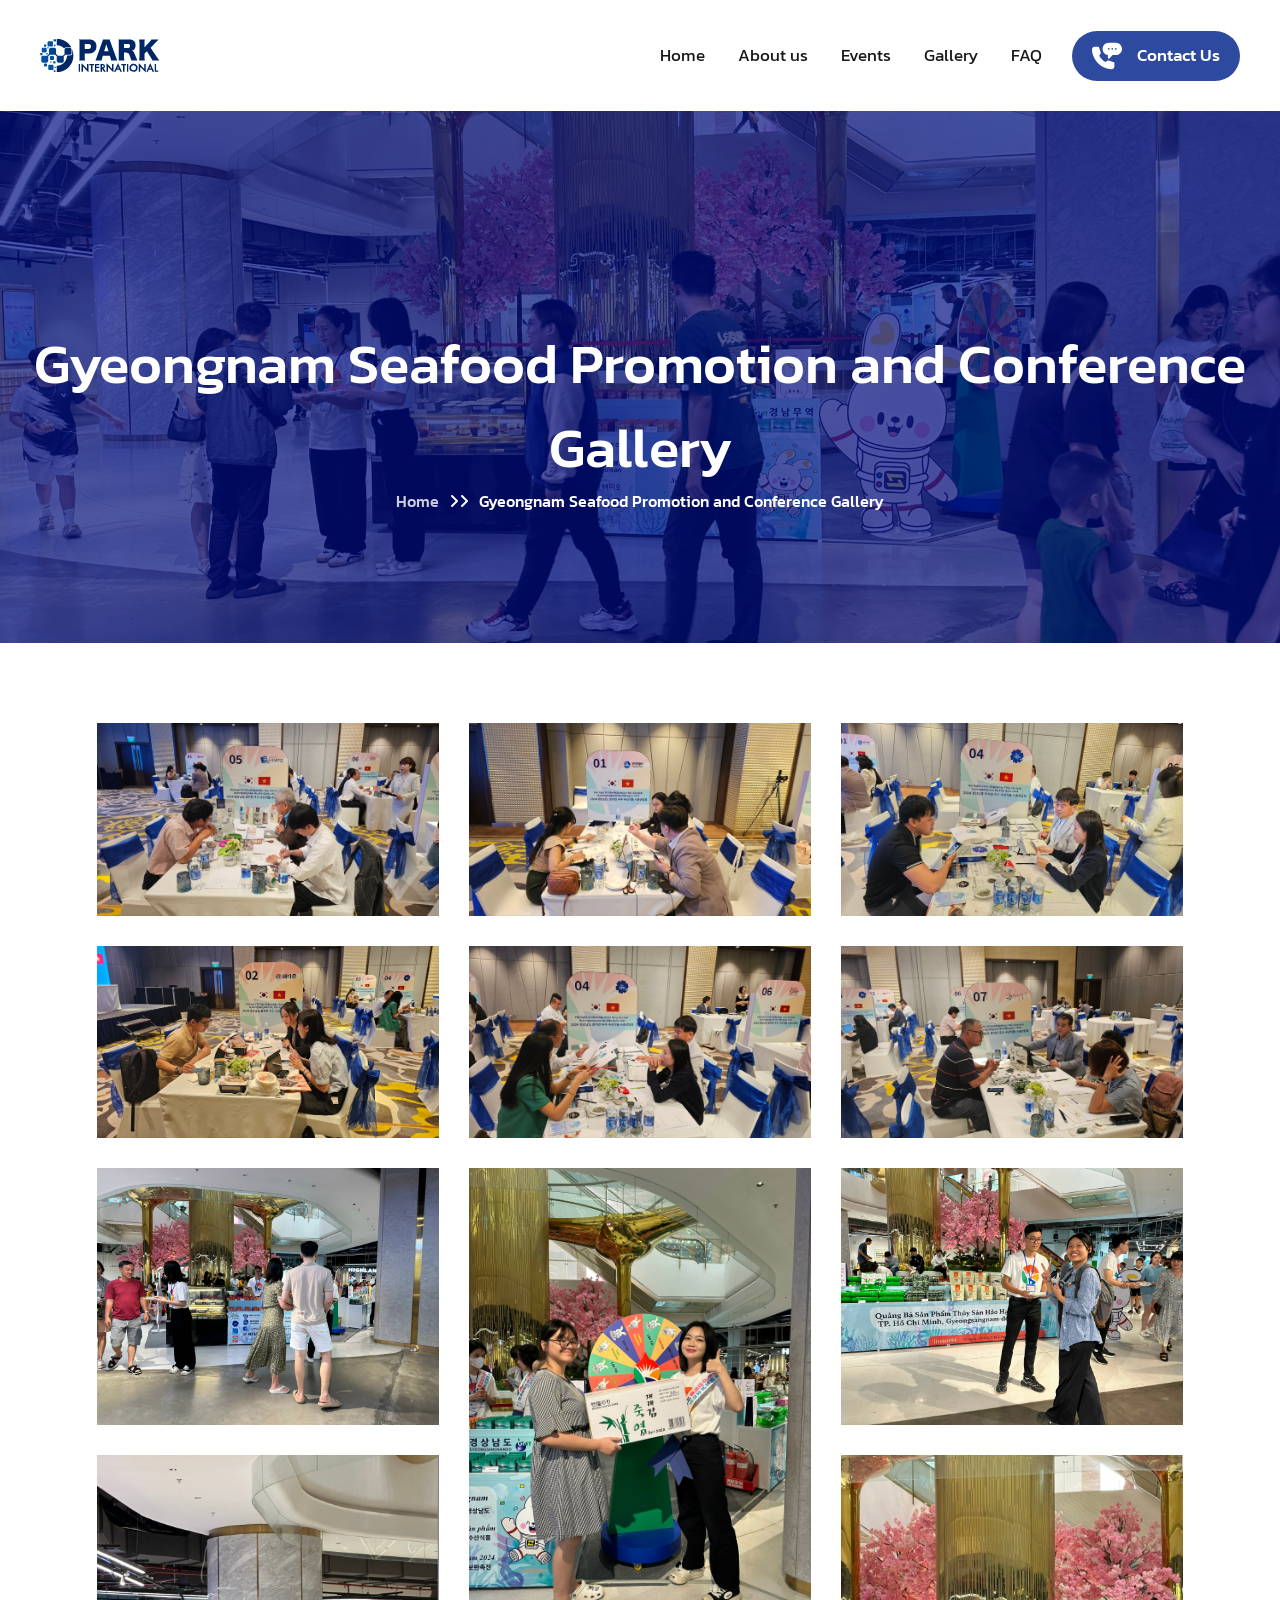
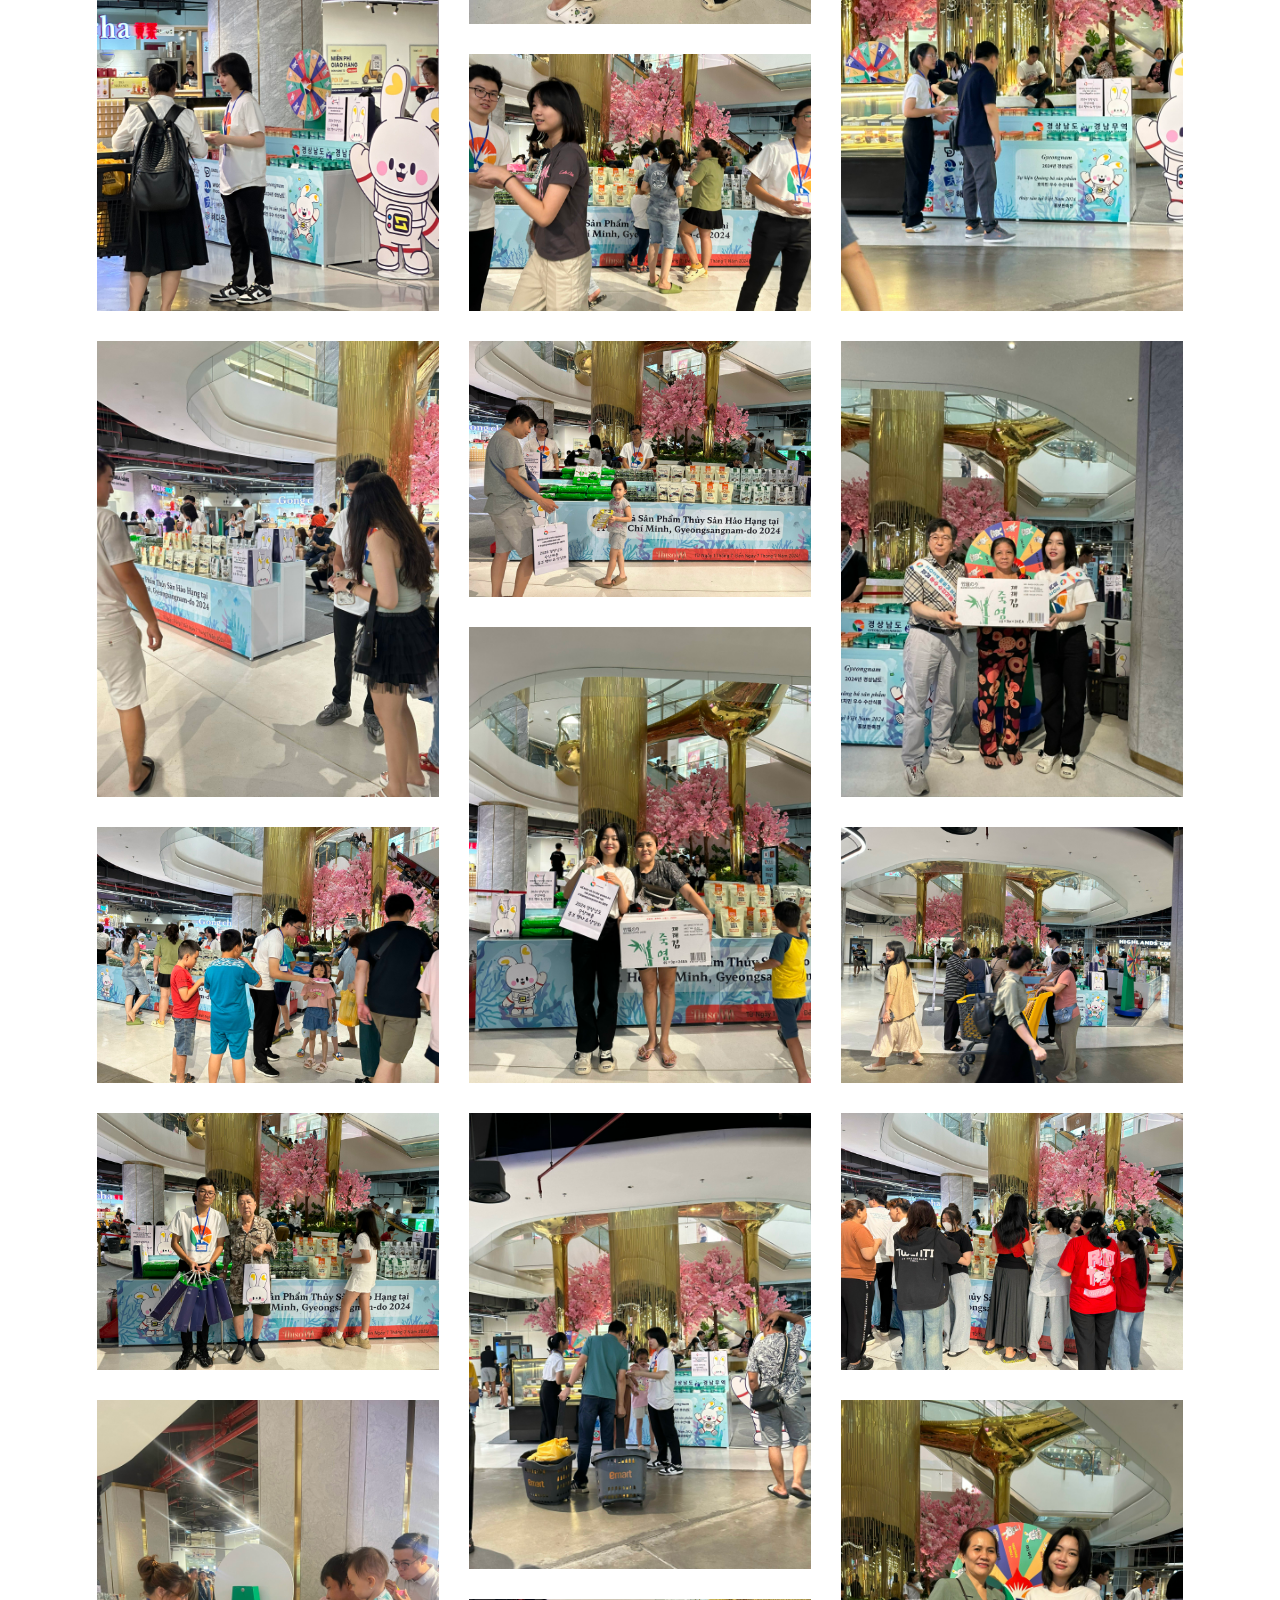
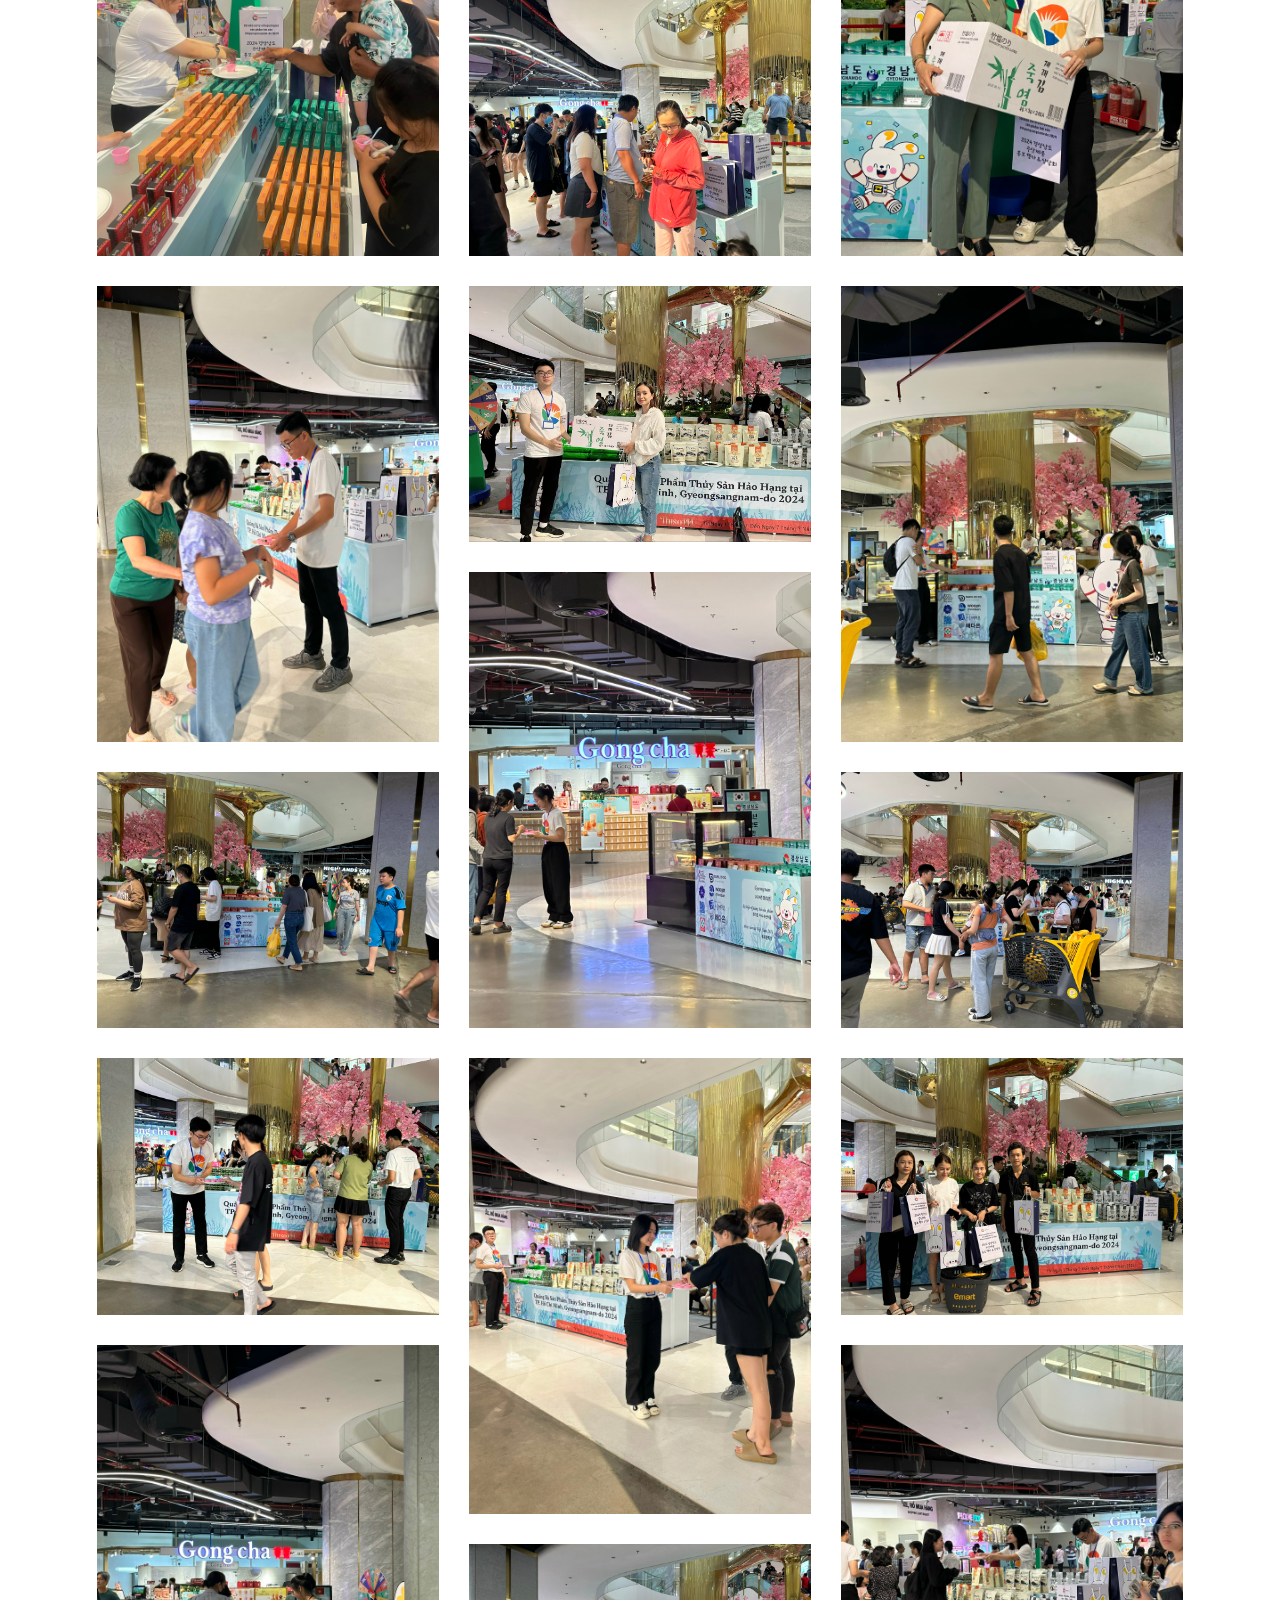
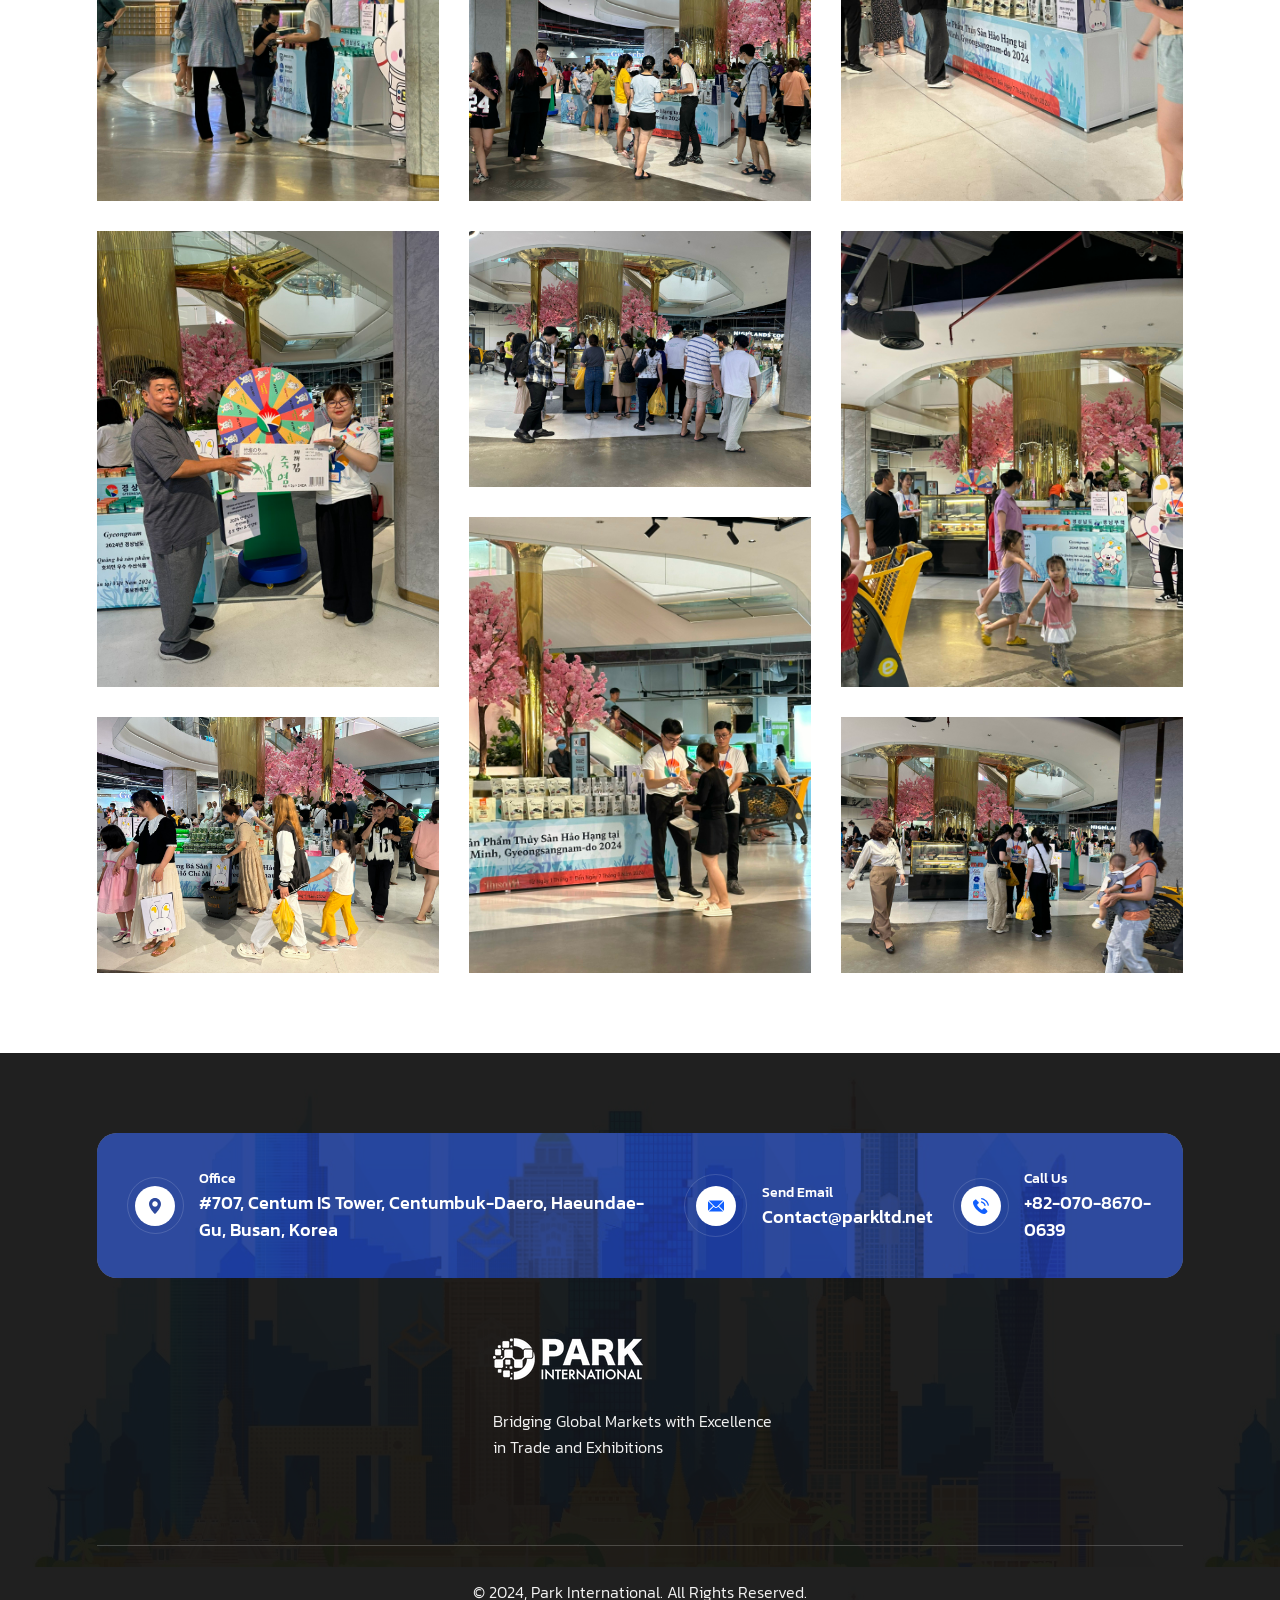
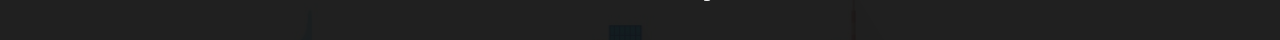
<file: gyeongnam-seafood-conference-gallery.html>
<!doctype html>
<html>

<head>
    <meta charset="UTF-8" />
    <meta name="viewport" content="width=device-width, initial-scale=1.0" />
    <link rel="stylesheet" href="assets/vendor/font-awesome/all.min.css" />
    <link rel="stylesheet" href="assets/vendor/swiper/swiper-bundle.min.css" />
    <link rel="stylesheet" href="assets/vendor/splide/splide.min.css" />
    <link rel="stylesheet" href="assets/vendor/slim-select/slimselect.css" />
    <title>Gyeongnam Conference Gallery</title>

    <!-- tailwind css -->
    <link href="src/output.css" rel="stylesheet" />

    <!-- custom css -->
    <link href="assets/css/style.css" rel="stylesheet" />
</head>

<body>
    <!-- overlay -->
    <div class="et-overlay group">
        <div class="opacity-0 pointer-events-none group-[.active]:opacity-100 group-[.active]:pointer-events-auto transition ease-linear duration-300  bg-etBlack/80 fixed inset-0 z-[60]"></div>
    </div>
    <!-- overlay -->

    <!-- sidebar -->
    <div class="et-sidebar group">
        <div class=" group-[.active]:translate-x-0 translate-x-[100%] transition-transform ease-linear duration-300 fixed right-0 w-full max-w-[25%] xl:max-w-[30%] lg:max-w-[40%] md:max-w-[50%] sm:max-w-[60%] xxs:max-w-full bg-[#18377e] h-full z-[100] overflow-auto p-[50px] lg:p-[30px] space-y-[40px]">
            <!-- heading -->
            <div class="et-sidebar-heading">
                <div class="logo flex justify-between items-center">
                    <a href="index.html"><img src="assets/img/parkintlogo-white.png" alt="logo"></a>

                    <button type="button" class="et-sidebar-close-btn border border-white/50 w-[45px] aspect-square shrink-0 text-white text-[22px] rounded-full hover:text-etBlue hover:bg-white"><i class="fa-solid fa-xmark"></i></button>
                </div>
            </div>

            <!-- mobile menu -->
            <div class="et-header-nav-in-mobile"></div>
        </div>
    </div>

    <!-- HEADER SECTION START -->
    <header class="et-header et-3-header to-be-fixed relative py-[30px] xxs:py-[20px] top-0 w-full px-[155px] xxxl:px-[100px] xxl:px-[40px] xs:px-[20px] z-50">
        <div class="flex justify-between items-center">
            <!-- logo -->
            <div class="logo shrink-0">
                <a href="index.html">
                    <img src="assets/img/parkintlogo.png" alt="logo">
                </a>
            </div>

            <div class="et-header-right flex items-center gap-[60px] xl:gap-[30px]">
                <div class="to-go-to-sidebar-in-mobile flex md:flex-col md:items-start items-center gap-[100px] xl:gap-[30px] md:gap-y-[15px]">
                    <!-- nav -->
                    <ul class="et-header-nav et-3-header-nav flex md:flex-col gap-x-[43px] xl:gap-x-[33px] font-kanit text-[17px] font-normal">
                        <li><a href="index.html">Home</a></li>
                        <li><a href="about.html">About us</a></li>
                        <li class="has-sub-menu relative">
                            <a role="button">Events</a>

                            <ul class="et-header-submenu">
                                <li><a href="events.html">All Events</a></li>
                                <li><a href="bangkok-strawberry-festival-2024.html">Nonsan Strawberry Festival</a></li>
                                <li><a href="gyeongnam-seafood-conference-2024.html">Gyeongnam Seafood Conference</a></li>
                            </ul>
                        </li>

                        <li class="has-sub-menu relative">
                            <a role="button">Gallery</a>

                            <ul class="et-header-submenu">
                                <li><a href="bangkok-strawberry-festival-gallery-2024.html">Nonsan Strawberry Festival</a></li>
                                <li><a href="gyeongnam-seafood-conference-gallery.html">Gyeongnam Seafood Conference</a></li>
                            </ul>
                        </li>
                        <li><a href="faq.html">FAQ</a></li>
                    </ul>

                    <!-- button -->
                    <a href="contact.html" class="et-contact-btn bg-etBlue flex items-center justify-center gap-x-[15px] h-[50px] px-[20px] text-white font-medium text-[17px] rounded-full group">
                        <span class="icon">
                            <svg width="30" height="28" viewBox="0 0 30 28" fill="none" xmlns="http://www.w3.org/2000/svg">
                                <path d="M23.7891 0.816406H16.7578C13.3658 0.816406 10.6055 3.5767 10.6055 6.96875C10.6055 10.063 12.9015 12.631 15.8789 13.0585V15.7578C15.8788 15.9317 15.9303 16.1016 16.0268 16.2462C16.1234 16.3907 16.2607 16.5033 16.4214 16.5697C16.7456 16.705 17.1258 16.6325 17.3793 16.3792L20.6374 13.1211H23.7891C27.1811 13.1211 30 10.3608 30 6.96875C30 3.5767 27.1811 0.816406 23.7891 0.816406ZM16.7578 7.84754C16.2723 7.84754 15.8789 7.45402 15.8789 6.96863C15.8789 6.48324 16.2723 6.08973 16.7578 6.08973C17.2432 6.08973 17.6367 6.48324 17.6367 6.96863C17.6367 7.45402 17.2432 7.84754 16.7578 7.84754ZM20.2734 7.84754C19.7879 7.84754 19.3945 7.45402 19.3945 6.96863C19.3945 6.48324 19.7879 6.08973 20.2734 6.08973C20.7588 6.08973 21.1523 6.48324 21.1523 6.96863C21.1523 7.45402 20.7588 7.84754 20.2734 7.84754ZM23.7891 7.84754C23.3036 7.84754 22.9102 7.45402 22.9102 6.96863C22.9102 6.48324 23.3036 6.08973 23.7891 6.08973C24.2745 6.08973 24.668 6.48324 24.668 6.96863C24.668 7.45402 24.2745 7.84754 23.7891 7.84754Z" fill="white"/>
                                <path d="M19.7461 27.1836C21.2 27.1836 22.3828 26.0008 22.3828 24.5469V21.0312C22.3828 20.6527 22.1408 20.3171 21.782 20.1978L16.5209 18.44C16.2634 18.3533 15.9819 18.3928 15.7553 18.5421L13.5186 20.033C11.1496 18.9035 8.33871 16.0925 7.20914 13.7236L8.7 11.4868C8.77415 11.3754 8.82189 11.2485 8.83958 11.1158C8.85728 10.9831 8.84447 10.8482 8.80213 10.7212L7.04432 5.46014C6.98611 5.28516 6.87428 5.13295 6.72469 5.02512C6.5751 4.91728 6.39534 4.85929 6.21094 4.85938H2.63672C1.18277 4.85938 0 6.02979 0 7.48373C0 17.61 9.6198 27.1836 19.7461 27.1836Z" fill="white"/>
                                </svg>
                        </span>
                        Contact Us</a>
                </div>

                <!-- mobile menu button -->
                <button type="button" class="et-mobile-menu-open-btn hidden md:inline-block bg-etBlue rounded-full w-[50px] aspect-square text-white text-[18px] hover:bg-etBlue"><i class="fa-solid fa-bars"></i></button>
            </div>
        </div>
    </header>
    <!-- HEADER SECTION END -->

    <main>
        <!-- BREADCRUMB SECTION START -->
        <section class="et-breadcrumb bg-[#000D83] pt-[210px] lg:pt-[190px] sm:pt-[160px] pb-[130px] lg:pb-[110px] sm:pb-[80px] relative z-[1] before:absolute before:inset-0 before:bg-[url('../assets/img/gyeongnamconferencegallerybanner.jpg')] before:bg-no-repeat before:bg-cover before:bg-center before:-z-[1] before:opacity-30">
            <div class="container mx-auto max-w-[1200px] px-[12px] xl:max-w-full text-center text-white">
                <h1 class="et-breadcrumb-title font-medium text-[56px] md:text-[50px] xs:text-[45px]">Gyeongnam Seafood Promotion and Conference Gallery</h1>
                <ul class="inline-flex items-center gap-[10px] font-medium text-[16px]">
                    <li class="opacity-80"><a href="index.html" class="hover:text-etBlue">Home</a></li>
                    <li><i class="fa-solid fa-angle-right"></i><i class="fa-solid fa-angle-right"></i></li>
                    <li class="current-page">Gyeongnam Seafood Promotion and Conference Gallery</li>
                </ul>
            </div>
        </section>
        <!-- BREADCRUMB SECTION END -->
        <!-- w-full aspect-square -->

        <!-- GALLERY SECTION START -->
        <div class="py-[130px] xl:py-[80px] md:py-[60px]">
            <div class="container mx-auto max-w-[calc(100%-37.1vw)] xxxl:max-w-[calc(100%-350px)] xl:max-w-[calc(100%-170px)] px-[12px] lg:max-w-full">
                <div class="grid grid-cols-3 sm:grid-cols-2 xxs:grid-cols-1 gap-[30px] lg:gap-[20px]">
                    <div class="space-y-[30px] lg:space-y-[20px]">
                        <div class="relative z-[1] group before:absolute before:inset-0 before:bg-etBlack/70 before:z-[0] before:opacity-0 before:transition before:duration-[400ms] hover:before:opacity-100">
                            <img src="assets/img/GyeongnamConference/GyeongnamConference2.jpeg" alt="gallery image">
                            <a href="assets/img/GyeongnamConference/GyeongnamConference2.jpeg" data-fslightbox="gallery" class="inline-flex items-center justify-center w-[64px] aspect-square rounded-full bg-white text-[25px] absolute top-[50%] left-[50%] -translate-x-[50%] -translate-y-[50%] opacity-0 group-hover:opacity-100 hover:text-etBlue">
                                <i class="fa-plus fa-regular"></i>
                            </a>
                        </div>
                        <div class="relative z-[1] group before:absolute before:inset-0 before:bg-etBlack/70 before:z-[0] before:opacity-0 before:transition before:duration-[400ms] hover:before:opacity-100">
                            <img src="assets/img/GyeongnamConference/GyeongnamConference3.jpeg" aonslt="gallery image">
                            <a href="assets/img/GyeongnamConference/GyeongnamConference3.jpeg" data-fslightbox="gallery" class="inline-flex items-center justify-center w-[64px] aspect-square rounded-full bg-white text-[25px] absolute top-[50%] left-[50%] -translate-x-[50%] -translate-y-[50%] opacity-0 group-hover:opacity-100 hover:text-etBlue">
                                <i class="fa-plus fa-regular"></i>
                            </a>
                        </div>
                    </div>

                    <div class="space-y-[30px] lg:space-y-[20px]">
                        <div class="relative z-[1] group before:absolute before:inset-0 before:bg-etBlack/70 before:z-[0] before:opacity-0 before:transition before:duration-[400ms] hover:before:opacity-100">
                            <img src="assets/img/GyeongnamConference/GyeongnamConference4.jpeg" alt="gallery image">
                            <a href="assets/img/GyeongnamConference/GyeongnamConference4.jpeg" data-fslightbox="gallery" class="inline-flex items-center justify-center w-[64px] aspect-square rounded-full bg-white text-[25px] absolute top-[50%] left-[50%] -translate-x-[50%] -translate-y-[50%] opacity-0 group-hover:opacity-100 hover:text-etBlue">
                                <i class="fa-plus fa-regular"></i>
                            </a>
                        </div>
                        <div class="relative z-[1] group before:absolute before:inset-0 before:bg-etBlack/70 before:z-[0] before:opacity-0 before:transition before:duration-[400ms] hover:before:opacity-100">
                            <img src="assets/img/GyeongnamConference/32.jpeg" aonslt="gallery image">
                            <a href="assets/img/GyeongnamConference/32.jpeg" data-fslightbox="gallery" class="inline-flex items-center justify-center w-[64px] aspect-square rounded-full bg-white text-[25px] absolute top-[50%] left-[50%] -translate-x-[50%] -translate-y-[50%] opacity-0 group-hover:opacity-100 hover:text-etBlue">
                                <i class="fa-plus fa-regular"></i>
                            </a>
                        </div>
                    </div>

                    <div class="space-y-[30px] lg:space-y-[20px]">
                        <div class="relative z-[1] group before:absolute before:inset-0 before:bg-etBlack/70 before:z-[0] before:opacity-0 before:transition before:duration-[400ms] hover:before:opacity-100">
                            <img src="assets/img/GyeongnamConference/35.jpeg" alt="gallery image">
                            <a href="assets/img/GyeongnamConference/35.jpeg" data-fslightbox="gallery" class="inline-flex items-center justify-center w-[64px] aspect-square rounded-full bg-white text-[25px] absolute top-[50%] left-[50%] -translate-x-[50%] -translate-y-[50%] opacity-0 group-hover:opacity-100 hover:text-etBlue">
                                <i class="fa-plus fa-regular"></i>
                            </a>
                        </div>
                        <div class="relative z-[1] group before:absolute before:inset-0 before:bg-etBlack/70 before:z-[0] before:opacity-0 before:transition before:duration-[400ms] hover:before:opacity-100">
                            <img src="assets/img/GyeongnamConference/33.jpeg" aonslt="gallery image">
                            <a href="assets/img/GyeongnamConference/33.jpeg" data-fslightbox="gallery" class="inline-flex items-center justify-center w-[64px] aspect-square rounded-full bg-white text-[25px] absolute top-[50%] left-[50%] -translate-x-[50%] -translate-y-[50%] opacity-0 group-hover:opacity-100 hover:text-etBlue">
                                <i class="fa-plus fa-regular"></i>
                            </a>
                        </div>
                    </div>
                    
                    <div class="space-y-[30px] lg:space-y-[20px]">
                        <div class="relative z-[1] group before:absolute before:inset-0 before:bg-etBlack/70 before:z-[0] before:opacity-0 before:transition before:duration-[400ms] hover:before:opacity-100">
                            <img src="assets/img/GyeongnamConference/1.jpg" alt="gallery image">
                            <a href="assets/img/GyeongnamConference/1.jpg" data-fslightbox="gallery" class="inline-flex items-center justify-center w-[64px] aspect-square rounded-full bg-white text-[25px] absolute top-[50%] left-[50%] -translate-x-[50%] -translate-y-[50%] opacity-0 group-hover:opacity-100 hover:text-etBlue">
                                <i class="fa-plus fa-regular"></i>
                            </a>
                        </div>
                        <div class="relative z-[1] group before:absolute before:inset-0 before:bg-etBlack/70 before:z-[0] before:opacity-0 before:transition before:duration-[400ms] hover:before:opacity-100">
                            <img src="assets/img/GyeongnamConference/2.jpg" aonslt="gallery image">
                            <a href="assets/img/GyeongnamConference/2.jpg" data-fslightbox="gallery" class="inline-flex items-center justify-center w-[64px] aspect-square rounded-full bg-white text-[25px] absolute top-[50%] left-[50%] -translate-x-[50%] -translate-y-[50%] opacity-0 group-hover:opacity-100 hover:text-etBlue">
                                <i class="fa-plus fa-regular"></i>
                            </a>
                        </div>
                    </div>
                    <div class="space-y-[30px] lg:space-y-[20px]">
                        <div class="relative z-[1] group before:absolute before:inset-0 before:bg-etBlack/70 before:z-[0] before:opacity-0 before:transition before:duration-[400ms] hover:before:opacity-100">
                            <img src="assets/img/GyeongnamConference/10.jpg" alt="gallery image">
                            <a href="assets/img/GyeongnamConference/10.jpg" data-fslightbox="gallery" class="inline-flex items-center justify-center w-[64px] aspect-square rounded-full bg-white text-[25px] absolute top-[50%] left-[50%] -translate-x-[50%] -translate-y-[50%] opacity-0 group-hover:opacity-100 hover:text-etBlue">
                                <i class="fa-plus fa-regular"></i>
                            </a>
                        </div>
                        <div class="relative z-[1] group before:absolute before:inset-0 before:bg-etBlack/70 before:z-[0] before:opacity-0 before:transition before:duration-[400ms] hover:before:opacity-100">
                            <img src="assets/img/GyeongnamConference/6.jpg" aonslt="gallery image">
                            <a href="assets/img/GyeongnamConference/6.jpg" data-fslightbox="gallery" class="inline-flex items-center justify-center w-[64px] aspect-square rounded-full bg-white text-[25px] absolute top-[50%] left-[50%] -translate-x-[50%] -translate-y-[50%] opacity-0 group-hover:opacity-100 hover:text-etBlue">
                                <i class="fa-plus fa-regular"></i>
                            </a>
                        </div>
                    </div>
                    <div class="space-y-[30px] lg:space-y-[20px]">
                        <div class="relative z-[1] group before:absolute before:inset-0 before:bg-etBlack/70 before:z-[0] before:opacity-0 before:transition before:duration-[400ms] hover:before:opacity-100">
                            <img src="assets/img/GyeongnamConference/3.jpg" alt="gallery image">
                            <a href="assets/img/GyeongnamConference/3.jpg" data-fslightbox="gallery" class="inline-flex items-center justify-center w-[64px] aspect-square rounded-full bg-white text-[25px] absolute top-[50%] left-[50%] -translate-x-[50%] -translate-y-[50%] opacity-0 group-hover:opacity-100 hover:text-etBlue">
                                <i class="fa-plus fa-regular"></i>
                            </a>
                        </div>
                        <div class="relative z-[1] group before:absolute before:inset-0 before:bg-etBlack/70 before:z-[0] before:opacity-0 before:transition before:duration-[400ms] hover:before:opacity-100">
                            <img src="assets/img/GyeongnamConference/5.jpg" aonslt="gallery image">
                            <a href="assets/img/GyeongnamConference/5.jpg" data-fslightbox="gallery" class="inline-flex items-center justify-center w-[64px] aspect-square rounded-full bg-white text-[25px] absolute top-[50%] left-[50%] -translate-x-[50%] -translate-y-[50%] opacity-0 group-hover:opacity-100 hover:text-etBlue">
                                <i class="fa-plus fa-regular"></i>
                            </a>
                        </div>
                    </div>

                    <div class="space-y-[30px] lg:space-y-[20px]">
                        <div class="relative z-[1] group before:absolute before:inset-0 before:bg-etBlack/70 before:z-[0] before:opacity-0 before:transition before:duration-[400ms] hover:before:opacity-100">
                            <img src="assets/img/GyeongnamConference/4.jpg" alt="gallery image">
                            <a href="assets/img/GyeongnamConference/4.jpg" data-fslightbox="gallery" class="inline-flex items-center justify-center w-[64px] aspect-square rounded-full bg-white text-[25px] absolute top-[50%] left-[50%] -translate-x-[50%] -translate-y-[50%] opacity-0 group-hover:opacity-100 hover:text-etBlue">
                                <i class="fa-plus fa-regular"></i>
                            </a>
                        </div>
                        <div class="relative z-[1] group before:absolute before:inset-0 before:bg-etBlack/70 before:z-[0] before:opacity-0 before:transition before:duration-[400ms] hover:before:opacity-100">
                            <img src="assets/img/GyeongnamConference/7.jpg" aonslt="gallery image">
                            <a href="assets/img/GyeongnamConference/7.jpg" data-fslightbox="gallery" class="inline-flex items-center justify-center w-[64px] aspect-square rounded-full bg-white text-[25px] absolute top-[50%] left-[50%] -translate-x-[50%] -translate-y-[50%] opacity-0 group-hover:opacity-100 hover:text-etBlue">
                                <i class="fa-plus fa-regular"></i>
                            </a>
                        </div>
                    </div>
                    
                    <div class="space-y-[30px] lg:space-y-[20px]">
                        <div class="relative z-[1] group before:absolute before:inset-0 before:bg-etBlack/70 before:z-[0] before:opacity-0 before:transition before:duration-[400ms] hover:before:opacity-100">
                            <img src="assets/img/GyeongnamConference/9.jpg" alt="gallery image">
                            <a href="assets/img/GyeongnamConference/9.jpg" data-fslightbox="gallery" class="inline-flex items-center justify-center w-[64px] aspect-square rounded-full bg-white text-[25px] absolute top-[50%] left-[50%] -translate-x-[50%] -translate-y-[50%] opacity-0 group-hover:opacity-100 hover:text-etBlue">
                                <i class="fa-plus fa-regular"></i>
                            </a>
                        </div>
                        <div class="relative z-[1] group before:absolute before:inset-0 before:bg-etBlack/70 before:z-[0] before:opacity-0 before:transition before:duration-[400ms] hover:before:opacity-100">
                            <img src="assets/img/GyeongnamConference/8.jpg" aonslt="gallery image">
                            <a href="assets/img/GyeongnamConference/8.jpg" data-fslightbox="gallery" class="inline-flex items-center justify-center w-[64px] aspect-square rounded-full bg-white text-[25px] absolute top-[50%] left-[50%] -translate-x-[50%] -translate-y-[50%] opacity-0 group-hover:opacity-100 hover:text-etBlue">
                                <i class="fa-plus fa-regular"></i>
                            </a>
                        </div>
                    </div>

                    <div class="space-y-[30px] lg:space-y-[20px]">
                        <div class="relative z-[1] group before:absolute before:inset-0 before:bg-etBlack/70 before:z-[0] before:opacity-0 before:transition before:duration-[400ms] hover:before:opacity-100">
                            <img src="assets/img/GyeongnamConference/11.jpg" alt="gallery image">
                            <a href="assets/img/GyeongnamConference/11.jpg" data-fslightbox="gallery" class="inline-flex items-center justify-center w-[64px] aspect-square rounded-full bg-white text-[25px] absolute top-[50%] left-[50%] -translate-x-[50%] -translate-y-[50%] opacity-0 group-hover:opacity-100 hover:text-etBlue">
                                <i class="fa-plus fa-regular"></i>
                            </a>
                        </div>
                        <div class="relative z-[1] group before:absolute before:inset-0 before:bg-etBlack/70 before:z-[0] before:opacity-0 before:transition before:duration-[400ms] hover:before:opacity-100">
                            <img src="assets/img/GyeongnamConference/12.jpg" aonslt="gallery image">
                            <a href="assets/img/GyeongnamConference/12.jpg" data-fslightbox="gallery" class="inline-flex items-center justify-center w-[64px] aspect-square rounded-full bg-white text-[25px] absolute top-[50%] left-[50%] -translate-x-[50%] -translate-y-[50%] opacity-0 group-hover:opacity-100 hover:text-etBlue">
                                <i class="fa-plus fa-regular"></i>
                            </a>
                        </div>
                    </div>

                    <div class="space-y-[30px] lg:space-y-[20px]">
                        <div class="relative z-[1] group before:absolute before:inset-0 before:bg-etBlack/70 before:z-[0] before:opacity-0 before:transition before:duration-[400ms] hover:before:opacity-100">
                            <img src="assets/img/GyeongnamConference/18.jpg" alt="gallery image">
                            <a href="assets/img/GyeongnamConference/18.jpg" data-fslightbox="gallery" class="inline-flex items-center justify-center w-[64px] aspect-square rounded-full bg-white text-[25px] absolute top-[50%] left-[50%] -translate-x-[50%] -translate-y-[50%] opacity-0 group-hover:opacity-100 hover:text-etBlue">
                                <i class="fa-plus fa-regular"></i>
                            </a>
                        </div>
                        <div class="relative z-[1] group before:absolute before:inset-0 before:bg-etBlack/70 before:z-[0] before:opacity-0 before:transition before:duration-[400ms] hover:before:opacity-100">
                            <img src="assets/img/GyeongnamConference/17.jpg" aonslt="gallery image">
                            <a href="assets/img/GyeongnamConference/17.jpg" data-fslightbox="gallery" class="inline-flex items-center justify-center w-[64px] aspect-square rounded-full bg-white text-[25px] absolute top-[50%] left-[50%] -translate-x-[50%] -translate-y-[50%] opacity-0 group-hover:opacity-100 hover:text-etBlue">
                                <i class="fa-plus fa-regular"></i>
                            </a>
                        </div>
                    </div>

                    <div class="space-y-[30px] lg:space-y-[20px]">
                        <div class="relative z-[1] group before:absolute before:inset-0 before:bg-etBlack/70 before:z-[0] before:opacity-0 before:transition before:duration-[400ms] hover:before:opacity-100">
                            <img src="assets/img/GyeongnamConference/16.jpg" alt="gallery image">
                            <a href="assets/img/GyeongnamConference/16.jpg" data-fslightbox="gallery" class="inline-flex items-center justify-center w-[64px] aspect-square rounded-full bg-white text-[25px] absolute top-[50%] left-[50%] -translate-x-[50%] -translate-y-[50%] opacity-0 group-hover:opacity-100 hover:text-etBlue">
                                <i class="fa-plus fa-regular"></i>
                            </a>
                        </div>
                        <div class="relative z-[1] group before:absolute before:inset-0 before:bg-etBlack/70 before:z-[0] before:opacity-0 before:transition before:duration-[400ms] hover:before:opacity-100">
                            <img src="assets/img/GyeongnamConference/19.jpg" aonslt="gallery image">
                            <a href="assets/img/GyeongnamConference/19.jpg" data-fslightbox="gallery" class="inline-flex items-center justify-center w-[64px] aspect-square rounded-full bg-white text-[25px] absolute top-[50%] left-[50%] -translate-x-[50%] -translate-y-[50%] opacity-0 group-hover:opacity-100 hover:text-etBlue">
                                <i class="fa-plus fa-regular"></i>
                            </a>
                        </div>
                    </div>

                    <div class="space-y-[30px] lg:space-y-[20px]">
                        <div class="relative z-[1] group before:absolute before:inset-0 before:bg-etBlack/70 before:z-[0] before:opacity-0 before:transition before:duration-[400ms] hover:before:opacity-100">
                            <img src="assets/img/GyeongnamConference/22.jpg" alt="gallery image">
                            <a href="assets/img/GyeongnamConference/22.jpg" data-fslightbox="gallery" class="inline-flex items-center justify-center w-[64px] aspect-square rounded-full bg-white text-[25px] absolute top-[50%] left-[50%] -translate-x-[50%] -translate-y-[50%] opacity-0 group-hover:opacity-100 hover:text-etBlue">
                                <i class="fa-plus fa-regular"></i>
                            </a>
                        </div>
                        <div class="relative z-[1] group before:absolute before:inset-0 before:bg-etBlack/70 before:z-[0] before:opacity-0 before:transition before:duration-[400ms] hover:before:opacity-100">
                            <img src="assets/img/GyeongnamConference/34.jpg" aonslt="gallery image">
                            <a href="assets/img/GyeongnamConference/34.jpg" data-fslightbox="gallery" class="inline-flex items-center justify-center w-[64px] aspect-square rounded-full bg-white text-[25px] absolute top-[50%] left-[50%] -translate-x-[50%] -translate-y-[50%] opacity-0 group-hover:opacity-100 hover:text-etBlue">
                                <i class="fa-plus fa-regular"></i>
                            </a>
                        </div>
                    </div>

                    <div class="space-y-[30px] lg:space-y-[20px]">
                        <div class="relative z-[1] group before:absolute before:inset-0 before:bg-etBlack/70 before:z-[0] before:opacity-0 before:transition before:duration-[400ms] hover:before:opacity-100">
                            <img src="assets/img/GyeongnamConference/36.jpg" alt="gallery image">
                            <a href="assets/img/GyeongnamConference/36.jpg" data-fslightbox="gallery" class="inline-flex items-center justify-center w-[64px] aspect-square rounded-full bg-white text-[25px] absolute top-[50%] left-[50%] -translate-x-[50%] -translate-y-[50%] opacity-0 group-hover:opacity-100 hover:text-etBlue">
                                <i class="fa-plus fa-regular"></i>
                            </a>
                        </div>
                        <div class="relative z-[1] group before:absolute before:inset-0 before:bg-etBlack/70 before:z-[0] before:opacity-0 before:transition before:duration-[400ms] hover:before:opacity-100">
                            <img src="assets/img/GyeongnamConference/13.jpg" aonslt="gallery image">
                            <a href="assets/img/GyeongnamConference/13.jpg" data-fslightbox="gallery" class="inline-flex items-center justify-center w-[64px] aspect-square rounded-full bg-white text-[25px] absolute top-[50%] left-[50%] -translate-x-[50%] -translate-y-[50%] opacity-0 group-hover:opacity-100 hover:text-etBlue">
                                <i class="fa-plus fa-regular"></i>
                            </a>
                        </div>
                    </div>


                    <div class="space-y-[30px] lg:space-y-[20px]">
                        <div class="relative z-[1] group before:absolute before:inset-0 before:bg-etBlack/70 before:z-[0] before:opacity-0 before:transition before:duration-[400ms] hover:before:opacity-100">
                            <img src="assets/img/GyeongnamConference/37.jpeg" alt="gallery image">
                            <a href="assets/img/GyeongnamConference/37.jpeg" data-fslightbox="gallery" class="inline-flex items-center justify-center w-[64px] aspect-square rounded-full bg-white text-[25px] absolute top-[50%] left-[50%] -translate-x-[50%] -translate-y-[50%] opacity-0 group-hover:opacity-100 hover:text-etBlue">
                                <i class="fa-plus fa-regular"></i>
                            </a>
                        </div>
                        <div class="relative z-[1] group before:absolute before:inset-0 before:bg-etBlack/70 before:z-[0] before:opacity-0 before:transition before:duration-[400ms] hover:before:opacity-100">
                            <img src="assets/img/GyeongnamConference/23.jpg" aonslt="gallery image">
                            <a href="assets/img/GyeongnamConference/23.jpg" data-fslightbox="gallery" class="inline-flex items-center justify-center w-[64px] aspect-square rounded-full bg-white text-[25px] absolute top-[50%] left-[50%] -translate-x-[50%] -translate-y-[50%] opacity-0 group-hover:opacity-100 hover:text-etBlue">
                                <i class="fa-plus fa-regular"></i>
                            </a>
                        </div>
                    </div>

                    <div class="space-y-[30px] lg:space-y-[20px]">
                        <div class="relative z-[1] group before:absolute before:inset-0 before:bg-etBlack/70 before:z-[0] before:opacity-0 before:transition before:duration-[400ms] hover:before:opacity-100">
                            <img src="assets/img/GyeongnamConference/25-1.jpg" alt="gallery image">
                            <a href="assets/img/GyeongnamConference/25-1.jpg" data-fslightbox="gallery" class="inline-flex items-center justify-center w-[64px] aspect-square rounded-full bg-white text-[25px] absolute top-[50%] left-[50%] -translate-x-[50%] -translate-y-[50%] opacity-0 group-hover:opacity-100 hover:text-etBlue">
                                <i class="fa-plus fa-regular"></i>
                            </a>
                        </div>
                        <div class="relative z-[1] group before:absolute before:inset-0 before:bg-etBlack/70 before:z-[0] before:opacity-0 before:transition before:duration-[400ms] hover:before:opacity-100">
                            <img src="assets/img/GyeongnamConference/24.jpg" aonslt="gallery image">
                            <a href="assets/img/GyeongnamConference/24.jpg" data-fslightbox="gallery" class="inline-flex items-center justify-center w-[64px] aspect-square rounded-full bg-white text-[25px] absolute top-[50%] left-[50%] -translate-x-[50%] -translate-y-[50%] opacity-0 group-hover:opacity-100 hover:text-etBlue">
                                <i class="fa-plus fa-regular"></i>
                            </a>
                        </div>
                    </div>

                    <div class="space-y-[30px] lg:space-y-[20px]">
                        <div class="relative z-[1] group before:absolute before:inset-0 before:bg-etBlack/70 before:z-[0] before:opacity-0 before:transition before:duration-[400ms] hover:before:opacity-100">
                            <img src="assets/img/GyeongnamConference/30.jpg" alt="gallery image">
                            <a href="assets/img/GyeongnamConference/30.jpg" data-fslightbox="gallery" class="inline-flex items-center justify-center w-[64px] aspect-square rounded-full bg-white text-[25px] absolute top-[50%] left-[50%] -translate-x-[50%] -translate-y-[50%] opacity-0 group-hover:opacity-100 hover:text-etBlue">
                                <i class="fa-plus fa-regular"></i>
                            </a>
                        </div>
                        <div class="relative z-[1] group before:absolute before:inset-0 before:bg-etBlack/70 before:z-[0] before:opacity-0 before:transition before:duration-[400ms] hover:before:opacity-100">
                            <img src="assets/img/GyeongnamConference/14.jpg" aonslt="gallery image">
                            <a href="assets/img/GyeongnamConference/14.jpg" data-fslightbox="gallery" class="inline-flex items-center justify-center w-[64px] aspect-square rounded-full bg-white text-[25px] absolute top-[50%] left-[50%] -translate-x-[50%] -translate-y-[50%] opacity-0 group-hover:opacity-100 hover:text-etBlue">
                                <i class="fa-plus fa-regular"></i>
                            </a>
                        </div>
                    </div>

                    <div class="space-y-[30px] lg:space-y-[20px]">
                        <div class="relative z-[1] group before:absolute before:inset-0 before:bg-etBlack/70 before:z-[0] before:opacity-0 before:transition before:duration-[400ms] hover:before:opacity-100">
                            <img src="assets/img/GyeongnamConference/27.jpg" alt="gallery image">
                            <a href="assets/img/GyeongnamConference/27.jpg" data-fslightbox="gallery" class="inline-flex items-center justify-center w-[64px] aspect-square rounded-full bg-white text-[25px] absolute top-[50%] left-[50%] -translate-x-[50%] -translate-y-[50%] opacity-0 group-hover:opacity-100 hover:text-etBlue">
                                <i class="fa-plus fa-regular"></i>
                            </a>
                        </div>
                        <div class="relative z-[1] group before:absolute before:inset-0 before:bg-etBlack/70 before:z-[0] before:opacity-0 before:transition before:duration-[400ms] hover:before:opacity-100">
                            <img src="assets/img/GyeongnamConference/29.jpg" aonslt="gallery image">
                            <a href="assets/img/GyeongnamConference/29.jpg" data-fslightbox="gallery" class="inline-flex items-center justify-center w-[64px] aspect-square rounded-full bg-white text-[25px] absolute top-[50%] left-[50%] -translate-x-[50%] -translate-y-[50%] opacity-0 group-hover:opacity-100 hover:text-etBlue">
                                <i class="fa-plus fa-regular"></i>
                            </a>
                        </div>
                    </div>

                    <div class="space-y-[30px] lg:space-y-[20px]">
                        <div class="relative z-[1] group before:absolute before:inset-0 before:bg-etBlack/70 before:z-[0] before:opacity-0 before:transition before:duration-[400ms] hover:before:opacity-100">
                            <img src="assets/img/GyeongnamConference/39.jpg" alt="gallery image">
                            <a href="assets/img/GyeongnamConference/39.jpg" data-fslightbox="gallery" class="inline-flex items-center justify-center w-[64px] aspect-square rounded-full bg-white text-[25px] absolute top-[50%] left-[50%] -translate-x-[50%] -translate-y-[50%] opacity-0 group-hover:opacity-100 hover:text-etBlue">
                                <i class="fa-plus fa-regular"></i>
                            </a>
                        </div>
                        <div class="relative z-[1] group before:absolute before:inset-0 before:bg-etBlack/70 before:z-[0] before:opacity-0 before:transition before:duration-[400ms] hover:before:opacity-100">
                            <img src="assets/img/GyeongnamConference/20.jpg" aonslt="gallery image">
                            <a href="assets/img/GyeongnamConference/20.jpg" data-fslightbox="gallery" class="inline-flex items-center justify-center w-[64px] aspect-square rounded-full bg-white text-[25px] absolute top-[50%] left-[50%] -translate-x-[50%] -translate-y-[50%] opacity-0 group-hover:opacity-100 hover:text-etBlue">
                                <i class="fa-plus fa-regular"></i>
                            </a>
                        </div>
                    </div>

                    <div class="space-y-[30px] lg:space-y-[20px]">
                        <div class="relative z-[1] group before:absolute before:inset-0 before:bg-etBlack/70 before:z-[0] before:opacity-0 before:transition before:duration-[400ms] hover:before:opacity-100">
                            <img src="assets/img/GyeongnamConference/28.jpg" alt="gallery image">
                            <a href="assets/img/GyeongnamConference/28.jpg" data-fslightbox="gallery" class="inline-flex items-center justify-center w-[64px] aspect-square rounded-full bg-white text-[25px] absolute top-[50%] left-[50%] -translate-x-[50%] -translate-y-[50%] opacity-0 group-hover:opacity-100 hover:text-etBlue">
                                <i class="fa-plus fa-regular"></i>
                            </a>
                        </div>
                        <div class="relative z-[1] group before:absolute before:inset-0 before:bg-etBlack/70 before:z-[0] before:opacity-0 before:transition before:duration-[400ms] hover:before:opacity-100">
                            <img src="assets/img/GyeongnamConference/21.jpg" aonslt="gallery image">
                            <a href="assets/img/GyeongnamConference/21.jpg" data-fslightbox="gallery" class="inline-flex items-center justify-center w-[64px] aspect-square rounded-full bg-white text-[25px] absolute top-[50%] left-[50%] -translate-x-[50%] -translate-y-[50%] opacity-0 group-hover:opacity-100 hover:text-etBlue">
                                <i class="fa-plus fa-regular"></i>
                            </a>
                        </div>
                    </div>

                    <div class="space-y-[30px] lg:space-y-[20px]">
                        <div class="relative z-[1] group before:absolute before:inset-0 before:bg-etBlack/70 before:z-[0] before:opacity-0 before:transition before:duration-[400ms] hover:before:opacity-100">
                            <img src="assets/img/GyeongnamConference/15.jpg" alt="gallery image">
                            <a href="assets/img/GyeongnamConference/15.jpg" data-fslightbox="gallery" class="inline-flex items-center justify-center w-[64px] aspect-square rounded-full bg-white text-[25px] absolute top-[50%] left-[50%] -translate-x-[50%] -translate-y-[50%] opacity-0 group-hover:opacity-100 hover:text-etBlue">
                                <i class="fa-plus fa-regular"></i>
                            </a>
                        </div>
                        <div class="relative z-[1] group before:absolute before:inset-0 before:bg-etBlack/70 before:z-[0] before:opacity-0 before:transition before:duration-[400ms] hover:before:opacity-100">
                            <img src="assets/img/GyeongnamConference/38.jpg" aonslt="gallery image">
                            <a href="assets/img/GyeongnamConference/38.jpg" data-fslightbox="gallery" class="inline-flex items-center justify-center w-[64px] aspect-square rounded-full bg-white text-[25px] absolute top-[50%] left-[50%] -translate-x-[50%] -translate-y-[50%] opacity-0 group-hover:opacity-100 hover:text-etBlue">
                                <i class="fa-plus fa-regular"></i>
                            </a>
                        </div>
                    </div>

                    <div class="space-y-[30px] lg:space-y-[20px]">
                        <div class="relative z-[1] group before:absolute before:inset-0 before:bg-etBlack/70 before:z-[0] before:opacity-0 before:transition before:duration-[400ms] hover:before:opacity-100">
                            <img src="assets/img/GyeongnamConference/40.jpg" alt="gallery image">
                            <a href="assets/img/GyeongnamConference/40.jpg" data-fslightbox="gallery" class="inline-flex items-center justify-center w-[64px] aspect-square rounded-full bg-white text-[25px] absolute top-[50%] left-[50%] -translate-x-[50%] -translate-y-[50%] opacity-0 group-hover:opacity-100 hover:text-etBlue">
                                <i class="fa-plus fa-regular"></i>
                            </a>
                        </div>
                        <div class="relative z-[1] group before:absolute before:inset-0 before:bg-etBlack/70 before:z-[0] before:opacity-0 before:transition before:duration-[400ms] hover:before:opacity-100">
                            <img src="assets/img/GyeongnamConference/41.jpg" aonslt="gallery image">
                            <a href="assets/img/GyeongnamConference/41.jpg" data-fslightbox="gallery" class="inline-flex items-center justify-center w-[64px] aspect-square rounded-full bg-white text-[25px] absolute top-[50%] left-[50%] -translate-x-[50%] -translate-y-[50%] opacity-0 group-hover:opacity-100 hover:text-etBlue">
                                <i class="fa-plus fa-regular"></i>
                            </a>
                        </div>
                    </div>
                    
                </div>
            </div>
        </div>
        <!-- GALLERY SECTION END -->
    </main>

    <!-- FOOTER SECTION START -->
    <footer class="et-footer bg-etBlack relative z-[1] before:absolute before:-z-[1] before:inset-0 before:bg-[url('../assets/img/footer-1-bg.jpg')] before:opacity-30 before:mix-blend-overlay text-white">
        <div class="container mx-auto max-w-[calc(100%-37.1vw)] xxxl:max-w-[calc(100%-350px)] xl:max-w-[calc(100%-170px)] px-[12px] lg:max-w-full">

            <!-- footer top -->
            <div class="et-footer-top pt-[130px] xl:pt-[80px] pb-[60px]">
                <!-- contact infos -->
                <div class="bg-etBlue py-[35px] px-[40px] xl:px-[30px] rounded-[20px] mb-[60px] overflow-hidden relative z-[1] flex lg:flex-wrap justify-between lg:justify-center xs:justify-start items-center gap-[20px] before:absolute before:-z-[1] before:inset-0 before:bg-[url('../assets/img/contact-info-bg.jpg')] before:bg-cover before:bg-no-repeat before:bg-center before:opacity-40 before:mix-blend-multiply">
                    <!-- single info -->
                    <div class="flex xxs:flex-col items-center xxs:items-start gap-[15px] xxs:gap-[10px]">
                        <!-- icon -->
                        <div class="icon border border-white/15 rounded-full w-[63px] aspect-square shrink-0 flex items-center justify-center">
                            <div class="w-[40px] aspect-square bg-white rounded-full flex items-center justify-center">
                                <svg width="12" height="16" viewBox="0 0 12 16" fill="none" xmlns="http://www.w3.org/2000/svg">
                                    <path d="M6 0C4.40935 0.00211004 2.88445 0.634929 1.75969 1.75969C0.634929 2.88445 0.00211004 4.40935 0 6C0 10.3075 5.59 15.7025 5.8275 15.93C5.8737 15.9749 5.93558 16 6 16C6.06442 16 6.1263 15.9749 6.1725 15.93C6.41 15.7025 12 10.3075 12 6C11.9979 4.40935 11.3651 2.88445 10.2403 1.75969C9.11555 0.634929 7.59065 0.00211004 6 0ZM6 8.75C5.4561 8.75 4.92442 8.58871 4.47218 8.28654C4.01995 7.98437 3.66747 7.55488 3.45933 7.05238C3.25119 6.54988 3.19673 5.99695 3.30284 5.4635C3.40895 4.93005 3.67086 4.44005 4.05546 4.05546C4.44005 3.67086 4.93005 3.40895 5.4635 3.30284C5.99695 3.19673 6.54988 3.25119 7.05238 3.45933C7.55488 3.66747 7.98437 4.01995 8.28654 4.47218C8.58871 4.92442 8.75 5.4561 8.75 6C8.74956 6.72921 8.45969 7.42843 7.94406 7.94406C7.42843 8.45969 6.72921 8.74956 6 8.75Z" class="fill-etBlue" />
                                </svg>
                            </div>
                        </div>
                        <!-- txt -->
                        <div>
                            <span class="block font-medium text-[14px]">Office</span>
                            <h5 class="font-medium text-[18px]">#707, Centum IS Tower, Centumbuk-Daero, Haeundae-Gu, Busan, Korea</h5>
                        </div>
                    </div>

                    <!-- single info -->
                    <div class="flex xxs:flex-col items-center xxs:items-start gap-[15px] xxs:gap-[10px]">
                        <!-- icon -->
                        <div class="icon border border-white/15 rounded-full w-[63px] aspect-square shrink-0 flex items-center justify-center">
                            <div class="w-[40px] aspect-square bg-white rounded-full flex items-center justify-center">
                                <svg width="16" height="16" viewBox="0 0 16 16" fill="none" xmlns="http://www.w3.org/2000/svg">
                                    <path d="M15.8591 3.17969L11.0066 8.00091L15.8591 12.8221C15.9468 12.6388 16 12.4361 16 12.2197V3.78216C16 3.56569 15.9468 3.36303 15.8591 3.17969Z" fill="#1260FE" />
                                    <path d="M14.5937 2.375H1.40618C1.18971 2.375 0.987055 2.42822 0.803711 2.51594L7.00568 8.68666C7.55406 9.23503 8.4458 9.23503 8.99418 8.68666L15.1961 2.51594C15.0128 2.42822 14.8101 2.375 14.5937 2.375Z" fill="#1260FE" />
                                    <path d="M0.140938 3.17969C0.0532188 3.36303 0 3.56569 0 3.78216V12.2197C0 12.4361 0.0532188 12.6388 0.140938 12.8221L4.99341 8.00091L0.140938 3.17969Z" fill="#1260FE" />
                                    <path d="M10.3437 8.66211L9.65702 9.34877C8.7433 10.2625 7.25652 10.2625 6.3428 9.34877L5.65618 8.66211L0.803711 13.4833C0.987055 13.571 1.18971 13.6243 1.40618 13.6243H14.5937C14.8101 13.6243 15.0128 13.571 15.1961 13.4833L10.3437 8.66211Z" fill="#1260FE" />
                                </svg>
                            </div>
                        </div>
                        <!-- txt -->
                        <div>
                            <span class="block font-medium text-[14px]">Send Email</span>
                            <h5 class="font-medium text-[18px]"><a href="mailto:Contact@parkltd.net">Contact@parkltd.net</a></h5>
                        </div>
                    </div>

                    <!-- single info -->
                    <div class="flex xxs:flex-col items-center xxs:items-start gap-[15px] xxs:gap-[10px]">
                        <!-- icon -->
                        <div class="icon border border-white/15 rounded-full w-[63px] aspect-square shrink-0 flex items-center justify-center">
                            <div class="w-[40px] aspect-square bg-white rounded-full flex items-center justify-center">
                                <svg width="16" height="16" viewBox="0 0 16 16" fill="none" xmlns="http://www.w3.org/2000/svg">
                                    <path d="M12.1643 10.5834C11.6416 10.0673 10.989 10.0673 10.4696 10.5834C10.0734 10.9762 9.67723 11.3691 9.28769 11.7686C9.18114 11.8785 9.09125 11.9018 8.9614 11.8286C8.70503 11.6887 8.43202 11.5755 8.18564 11.4224C7.03698 10.6999 6.07477 9.77097 5.22243 8.72552C4.79959 8.20613 4.42336 7.65011 4.16033 7.02417C4.10706 6.89765 4.11705 6.81442 4.22026 6.7112C4.61647 6.32832 5.00268 5.93544 5.39223 5.54257C5.93493 4.99654 5.93493 4.35728 5.3889 3.80792C5.07926 3.49495 4.76962 3.18865 4.45998 2.87568C4.14036 2.55605 3.82406 2.23309 3.5011 1.9168C2.97838 1.40739 2.32581 1.40739 1.80641 1.92012C1.40688 2.313 1.02399 2.71586 0.617799 3.10208C0.241571 3.45833 0.0517928 3.89449 0.0118394 4.40389C-0.0514202 5.23293 0.151676 6.01535 0.438009 6.77779C1.02399 8.35595 1.91628 9.75765 2.99836 11.0428C4.45998 12.7808 6.20462 14.1559 8.24557 15.148C9.1645 15.5942 10.1167 15.9371 11.1522 15.9937C11.8647 16.0337 12.484 15.8539 12.98 15.2979C13.3196 14.9183 13.7025 14.572 14.0621 14.2091C14.5948 13.6698 14.5982 13.0172 14.0688 12.4845C13.4362 11.8485 12.8003 11.2159 12.1643 10.5834Z" fill="#1260FE" />
                                    <path d="M11.5283 7.92979L12.7569 7.72003C12.5638 6.59135 12.0311 5.56921 11.222 4.75682C10.3663 3.90116 9.28426 3.36178 8.09232 3.19531L7.91919 4.43054C8.84145 4.56039 9.68047 4.97657 10.343 5.63913C10.969 6.26506 11.3785 7.05747 11.5283 7.92979Z" fill="#1260FE" />
                                    <path d="M13.4496 2.59031C12.0312 1.17197 10.2367 0.276344 8.25565 0L8.08252 1.23523C9.79386 1.47495 11.3454 2.25071 12.5706 3.47262C13.7326 4.63459 14.495 6.10288 14.7714 7.71766L15.9999 7.50791C15.677 5.63676 14.7947 3.93874 13.4496 2.59031Z" fill="#1260FE" />
                                </svg>
                            </div>
                        </div>

                        <!-- txt -->
                        <div>
                            <span class="block font-medium text-[14px]">Call Us</span>
                            <h5 class="font-medium text-[18px]"><a href="tel:8207086700639">+82-070-8670-0639</a></h5>
                        </div>
                    </div>
                </div>

                <div class="flex md:flex-wrap xs:w-full gap-x-[65px] xxl:gap-x-[45px] xl:gap-[30px] gap-y-[25px] justify-center md:justify-center xxs:justify-start">
                    <!-- footer about -->
                    <div class="et-footer-about max-w-[295px] lg:max-w-none md:max-w-[300px] xs:max-w-full">
                        <a href="#" class="mb-[25px] inline-block"><img src="assets/img/parkintlogo-white.png" alt="logo"></a>
                        <p class="font-light text-[#f2f2f2] text-[16px] mb-[25px]">Bridging Global Markets with Excellence in Trade and Exhibitions</p>
                    </div>
                </div>
            </div>

            <!-- footer bottom -->
            <div class="et-footer-bottom border-t border-white/20 py-[34px]">
                <p class="font-light text-[#f2f2f2] text-center text-[16px]">&copy; 2024, Park International. All Rights Reserved.</p>
            </div>
        </div>
    </footer>
    <!-- FOOTER SECTION END -->


    <!-- JS FILES -->
    <script src="assets/vendor/swiper/swiper-bundle.min.js"></script>
    <script src="assets/vendor/splide/splide.min.js"></script>
    <script src="assets/vendor/slim-select/slimselect.min.js"></script>
    <script src="assets/vendor/fslightbox/fslightbox.js"></script>
    <script src="assets/vendor/splide/splide-extension-auto-scroll.min.js"></script>
    <script src="assets/vendor/lenis/lenis.min.js"></script>
    <script src="assets/vendor/splittype/index.min.js"></script>
    <script src="assets/vendor/gsap/gsap.min.js"></script>
    <script src="assets/vendor/gsap/gsap-scroll-trigger.min.js"></script>


    <script src="assets/js/main.js"></script>
</body>

</html>
</file>
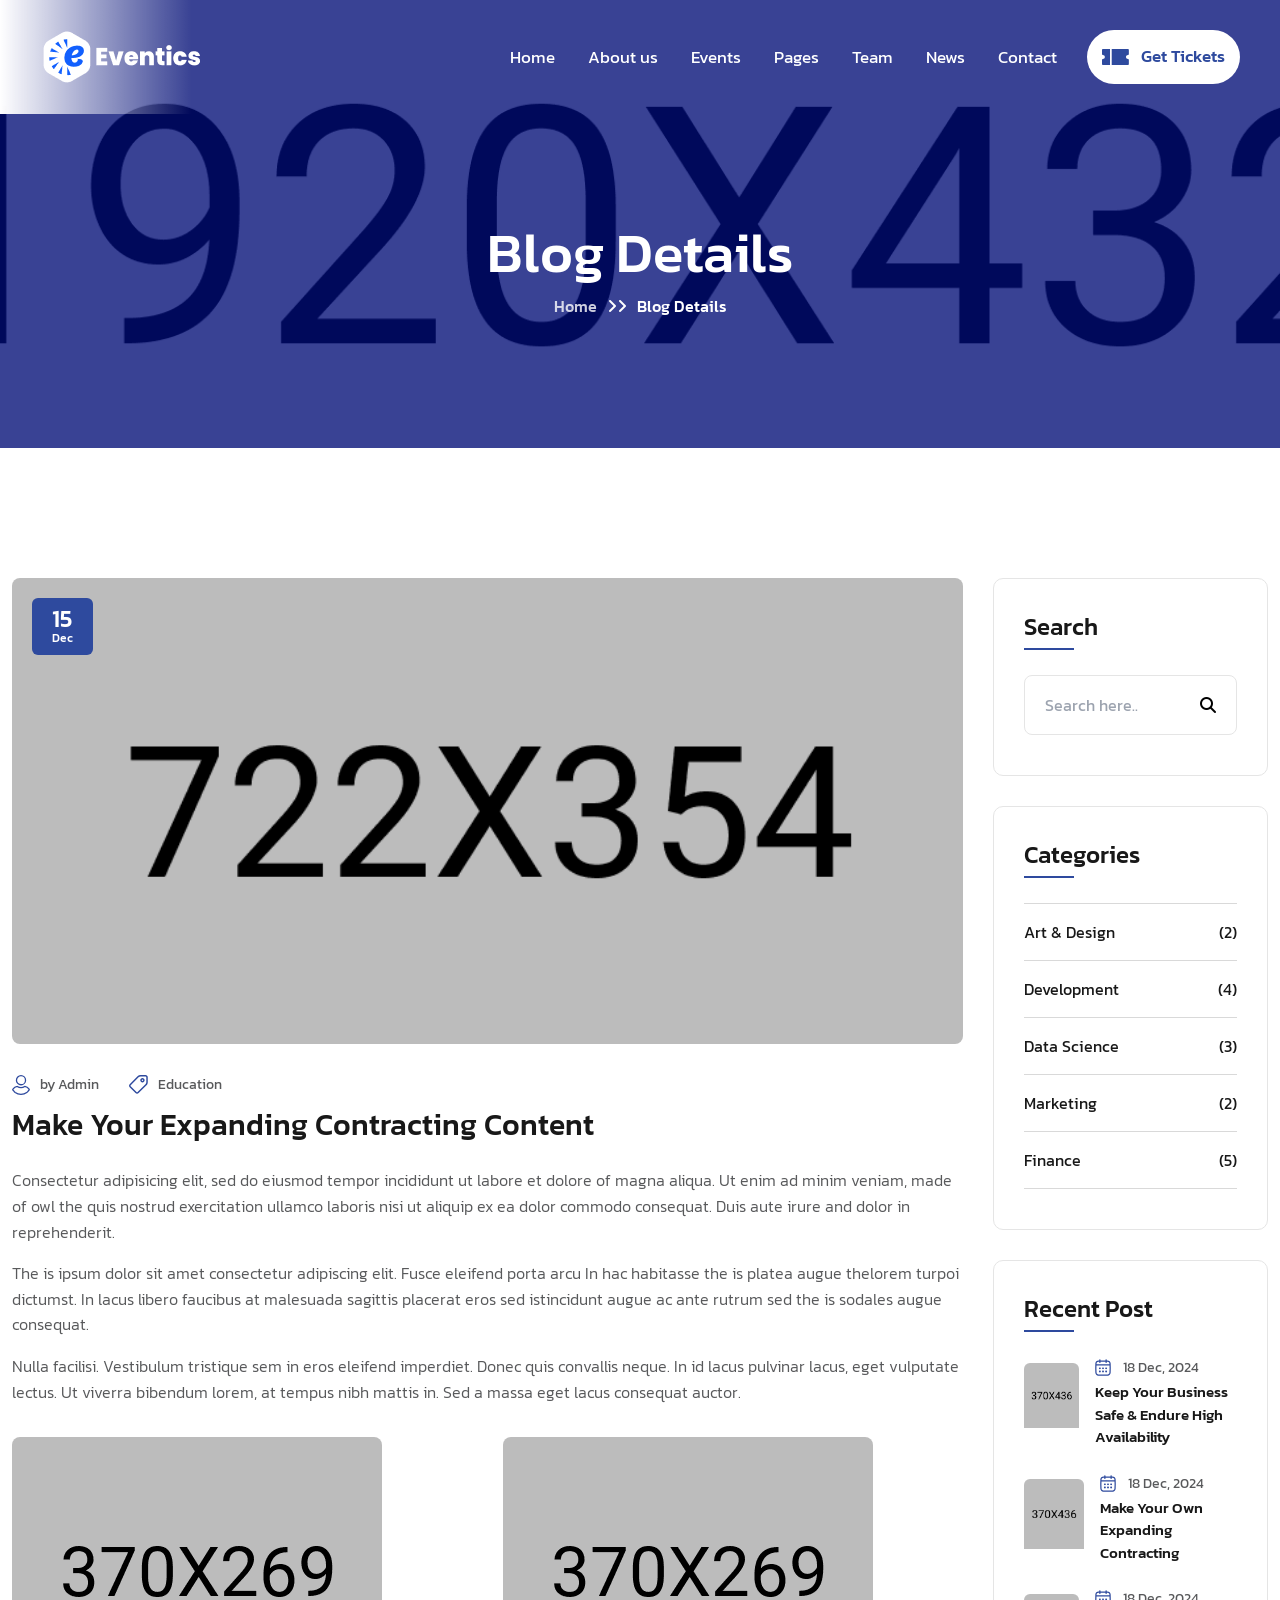
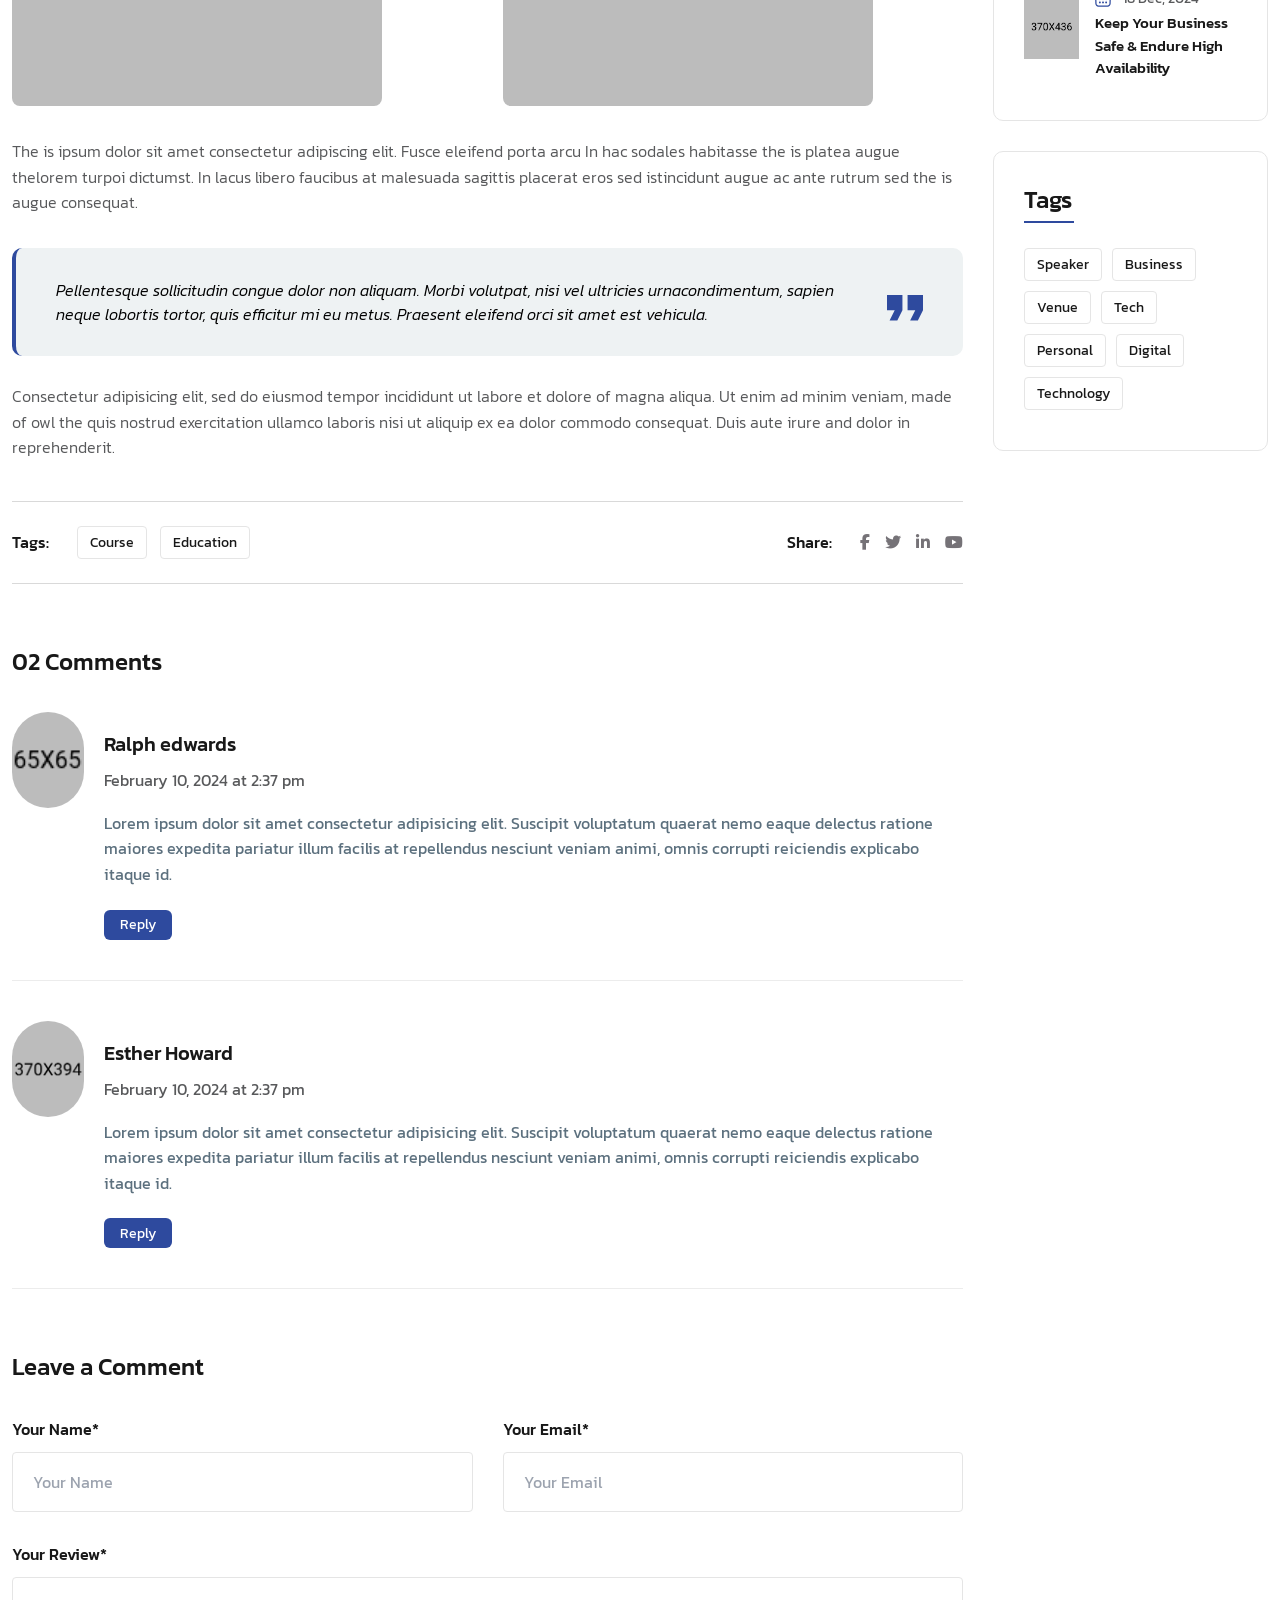
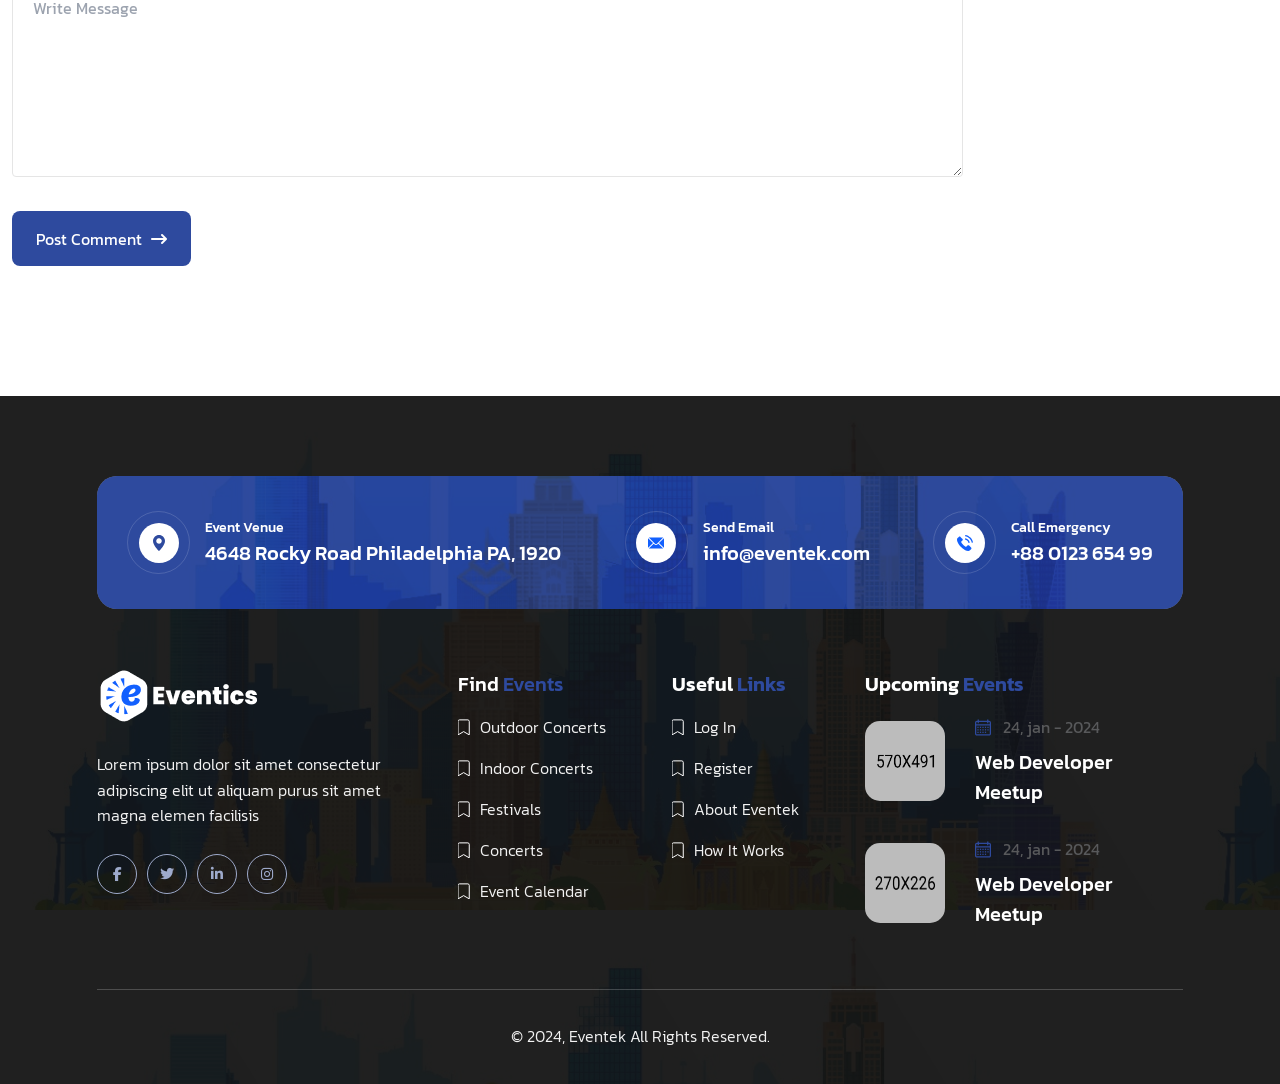
<file: news-details.html>
<!doctype html>
<html>

<head>
    <meta charset="UTF-8" />
    <meta name="viewport" content="width=device-width, initial-scale=1.0" />
    <link rel="stylesheet" href="assets/vendor/font-awesome/all.min.css" />
    <link rel="stylesheet" href="assets/vendor/swiper/swiper-bundle.min.css" />
    <link rel="stylesheet" href="assets/vendor/splide/splide.min.css" />
    <link rel="stylesheet" href="assets/vendor/slim-select/slimselect.css" />
    <title>Eventics</title>

    <!-- tailwind css -->
    <link href="src/output.css" rel="stylesheet" />

    <!-- custom css -->
    <link href="assets/css/style.css" rel="stylesheet" />
</head>

<body>
    <!-- overlay -->
    <div class="et-overlay group">
        <div class="opacity-0 pointer-events-none group-[.active]:opacity-100 group-[.active]:pointer-events-auto transition ease-linear duration-300  bg-etBlack/80 fixed inset-0 z-[60]"></div>
    </div>
    <!-- overlay -->

    <!-- sidebar -->
    <div class="et-sidebar group">
        <div class=" group-[.active]:translate-x-0 translate-x-[100%] transition-transform ease-linear duration-300 fixed right-0 w-full max-w-[25%] xl:max-w-[30%] lg:max-w-[40%] md:max-w-[50%] sm:max-w-[60%] xxs:max-w-full bg-[#18377e] h-full z-[100] overflow-auto p-[50px] lg:p-[30px] space-y-[40px]">
            <!-- heading -->
            <div class="et-sidebar-heading">
                <div class="logo flex justify-between items-center">
                    <a href="index.html"><img src="assets/img/logo-white.png" alt="logo"></a>

                    <button type="button" class="et-sidebar-close-btn border border-white/50 w-[45px] aspect-square shrink-0 text-white text-[22px] rounded-full hover:text-etBlue hover:bg-white"><i class="fa-solid fa-xmark"></i></button>
                </div>
            </div>

            <!-- mobile menu -->
            <div class="et-header-nav-in-mobile"></div>
        </div>
    </div>

    <!-- HEADER SECTION START -->
    <header class="et-header to-be-fixed py-[30px] xxs:py-[20px] fixed top-0 w-full px-[155px] xxxl:px-[100px] xxl:px-[40px] xs:px-[20px] z-50">
        <div class="flex justify-between items-center">
            <!-- logo -->
            <div class="logo shrink-0">
                <a href="index.html">
                    <img src="assets/img/logo-white.png" alt="logo">
                </a>
            </div>

            <div class="right flex items-center gap-[60px] xl:gap-[30px]">
                <div class="to-go-to-sidebar-in-mobile flex md:flex-col md:items-start items-center gap-[100px] xl:gap-[30px] md:gap-y-[15px]">
                    <!-- nav -->
                    <ul class="et-header-nav flex md:flex-col gap-x-[43px] xl:gap-x-[33px] font-kanit text-[17px] font-normal">
                        <li class="has-sub-menu relative">
                            <a role="button">Home</a>

                            <ul class="et-header-submenu">
                                <li><a href="index.html">Home</a></li>
                                <li><a href="index-2.html">Home 02</a></li>
                                <li><a href="index-3.html">Home 03</a></li>
                            </ul>
                        </li>
                        <li><a href="about.html">About us</a></li>
                        <li class="has-sub-menu relative">
                            <a role="button">Events</a>

                            <ul class="et-header-submenu">
                                <li><a href="events.html">All Events</a></li>
                                <li><a href="event-details.html">Events Details</a></li>
                            </ul>
                        </li>
                        <li class="has-sub-menu relative">
                            <a role="button">Pages</a>

                            <ul class="et-header-submenu">
                                <li><a href="pricing.html">Pricing Plan</a></li>
                                <li><a href="gallery.html">Gallery</a></li>
                                <li><a href="faq.html">FAQ</a></li>
                                <li><a href="sponsor.html">Sponsors</a></li>
                                <li><a href="venue.html">Venue</a></li>
                                <li><a href="404.html">Error 404</a></li>
                            </ul>
                        </li>
                        <li class="has-sub-menu relative">
                            <a role="button">Team</a>

                            <ul class="et-header-submenu">
                                <li><a href="team.html">Team Members</a></li>
                                <li><a href="team-member-details.html">Team Details</a></li>
                            </ul>
                        </li>
                        <li class="has-sub-menu relative">
                            <a role="button">News</a>

                            <ul class="et-header-submenu">
                                <li><a href="news.html">All News</a></li>
                                <li><a href="news-details.html">News Details</a></li>
                            </ul>
                        </li>
                        <li><a href="contact.html">Contact</a></li>
                    </ul>

                    <!-- button -->
                    <a href="#" class="et-btn bg-white flex items-center justify-center gap-x-[15px] h-[50px] px-[15px] text-etBlue font-medium text-[17px] rounded-full group">
                        <span class="icon">
                            <svg width="27" height="16" viewBox="0 0 27 16" fill="none" xmlns="http://www.w3.org/2000/svg">
                                <path d="M8.02101 0H0.844661C0.378197 0 0 0.378144 0 0.844662V5.12625C0 5.59277 0.378197 5.97091 0.844661 5.97091C1.96347 5.97091 2.8737 6.88114 2.8737 8C2.8737 9.11886 1.96347 10.029 0.844661 10.029C0.378197 10.029 0 10.4071 0 10.8736V15.1553C0 15.6218 0.378197 15.9999 0.844661 15.9999H8.02101V0Z" class="fill-etBlue group-hover:fill-white transition" />
                                <path d="M26.0001 5.97091C26.4665 5.97091 26.8447 5.59277 26.8447 5.12625V0.844662C26.8447 0.378144 26.4665 0 26.0001 0H9.71094V16H26.0001C26.4665 16 26.8447 15.6219 26.8447 15.1553V10.8737C26.8447 10.4072 26.4665 10.029 26.0001 10.029C24.8813 10.029 23.971 9.11886 23.971 8C23.971 6.88114 24.8813 5.97091 26.0001 5.97091Z" class="fill-etBlue group-hover:fill-white transition" />
                            </svg>
                        </span>
                        Get Tickets</a>
                </div>

                <!-- mobile menu button -->
                <button type="button" class="et-mobile-menu-open-btn hidden md:inline-block bg-etBlue rounded-full w-[50px] aspect-square text-white text-[18px] hover:bg-etBlue"><i class="fa-solid fa-bars"></i></button>
            </div>
        </div>
    </header>
    <!-- HEADER SECTION END -->


    <main>
        <!-- BREADCRUMB SECTION START -->
        <section class="et-breadcrumb bg-[#000D83] pt-[210px] lg:pt-[190px] sm:pt-[160px] pb-[130px] lg:pb-[110px] sm:pb-[80px] relative z-[1] before:absolute before:inset-0 before:bg-[url('../assets/img/breadcrumb-bg.jpg')] before:bg-no-repeat before:bg-cover before:bg-center before:-z-[1] before:opacity-30">
            <div class="container mx-auto max-w-[1200px] px-[12px] xl:max-w-full text-center text-white">
                <h1 class="et-breadcrumb-title font-medium text-[56px] md:text-[50px] xs:text-[45px]">Blog Details</h1>
                <ul class="inline-flex items-center gap-[10px] font-medium text-[16px]">
                    <li class="opacity-80"><a href="index.html" class="hover:text-etBlue">Home</a></li>
                    <li><i class="fa-solid fa-angle-right"></i><i class="fa-solid fa-angle-right"></i></li>
                    <li class="current-page">Blog Details</li>
                </ul>
            </div>
        </section>
        <!-- BREADCRUMB SECTION END -->

        <!-- MAIN CONTENT START -->
        <div class="et-event-details-content py-[130px] lg:py-[80px] md:py-[60px]">
            <div class="container mx-auto max-w-[1200px] px-[12px] xl:max-w-full">
                <div class="flex gap-[30px] lg:gap-[20px] md:flex-col md:items-center">
                    <!-- left content -->
                    <div class="left grow space-y-[40px] md:space-y-[30px]">
                        <!-- post -->
                        <div>
                            <div class="img overflow-hidden rounded-[8px] mb-[30px] relative">
                                <img src="assets/img/blog-4.jpg" alt="blog-cover" class="w-full">

                                <div class="bg-etBlue rounded-[6px] absolute top-[20px] left-[20px] text-white px-[20px] py-[13px]">
                                    <span class="block text-[24px] font-medium leading-[0.7] mb-[6px]">15</span>
                                    <span class="block text-[12px] font-medium leading-[0.7]">Dec</span>
                                </div>
                            </div>

                            <!-- txt -->
                            <div>
                                <!-- infos -->
                                <div class="flex items-center gap-[30px] mb-[7px]">
                                    <!-- single info -->
                                    <div class="flex gap-[10px] items-center">
                                        <span class="shrink-0">
                                            <svg width="18" height="20" viewBox="0 0 18 20" fill="none" xmlns="http://www.w3.org/2000/svg">
                                                <path d="M13.5435 5.19275C13.5435 7.69093 11.4989 9.7355 9.00075 9.7355C6.50262 9.7355 4.45804 7.69093 4.45804 5.19275C4.45804 2.69457 6.50258 0.65 9.00075 0.65C11.4989 0.65 13.5435 2.69458 13.5435 5.19275Z" class="stroke-etBlue" stroke-width="1.3" />
                                                <path d="M17.2644 14.6708C17.1052 14.946 16.9241 15.2075 16.7169 15.4769L16.7168 15.4768L16.7089 15.4875C16.4203 15.8791 16.0845 16.2376 15.7295 16.5926C15.4326 16.8894 15.0932 17.1863 14.7568 17.4387C13.0794 18.6913 11.0622 19.3501 8.97815 19.3501C6.89837 19.3501 4.88507 18.694 3.20977 17.4463C2.84588 17.1507 2.51368 16.8795 2.22687 16.5927L2.2199 16.5857L2.21272 16.5789C1.85663 16.2438 1.54239 15.8879 1.24746 15.4876L1.24748 15.4876L1.24414 15.4831C1.06193 15.2402 0.873212 14.9758 0.719199 14.7172C0.836191 14.4561 0.984554 14.1849 1.14522 13.9529L1.14533 13.9529L1.15285 13.9416C2.06985 12.5559 3.53706 11.6391 5.16643 11.415L5.18601 11.4123L5.20539 11.4084C5.23087 11.4033 5.29495 11.4119 5.34548 11.4498L5.34547 11.4498L5.34948 11.4528C6.41651 12.2403 7.6863 12.6456 9.0008 12.6456C10.3153 12.6456 11.5851 12.2403 12.6521 11.4528L12.6521 11.4528L12.6561 11.4498C12.6715 11.4382 12.7403 11.4082 12.8492 11.417C14.4688 11.6438 15.9121 12.557 16.8524 13.9471L16.8524 13.9471L16.8564 13.9529C17.0165 14.1842 17.1557 14.4234 17.2644 14.6708Z" class="stroke-etBlue" stroke-width="1.3" />
                                            </svg>
                                        </span>
                                        <span class="text-[14px] text-etGray">by <a href="#">Admin</a></span>
                                    </div>

                                    <!-- single info -->
                                    <div class="flex gap-[10px] items-center">
                                        <span class="shrink-0">
                                            <svg width="19" height="19" viewBox="0 0 19 19" fill="none" xmlns="http://www.w3.org/2000/svg">
                                                <path d="M8.05666 18.75H8.05504C7.46832 18.7495 6.91657 18.5207 6.50187 18.1052L0.660341 12.2553C-0.194072 11.3994 -0.194072 10.0065 0.660341 9.15058L8.53478 1.26102C9.3463 0.44792 10.426 0 11.575 0H16.5709C17.7824 0 18.7682 0.985546 18.7682 2.19726V7.17785C18.7682 8.32602 18.3208 9.40532 17.5084 10.2167L9.60951 18.1074C9.19455 18.5218 8.64306 18.75 8.05666 18.75ZM11.575 1.46484C10.8179 1.46484 10.1064 1.75998 9.57163 2.29579L1.69707 10.1853C1.41222 10.4708 1.41222 10.9349 1.69707 11.2203L7.53857 17.0702C7.6767 17.2086 7.86051 17.285 8.05619 17.2851H8.05677C8.1529 17.2854 8.24812 17.2666 8.33694 17.2299C8.42577 17.1931 8.50643 17.1391 8.57427 17.071L16.4732 9.18046C17.0086 8.6458 17.3034 7.93447 17.3034 7.17788V2.19726C17.3034 1.79341 16.9748 1.46484 16.5709 1.46484H11.575ZM13.458 7.43408C12.2465 7.43408 11.2608 6.44853 11.2608 5.23681C11.2608 4.0251 12.2465 3.03955 13.458 3.03955C14.6696 3.03955 15.6553 4.0251 15.6553 5.23681C15.6553 6.44853 14.6696 7.43408 13.458 7.43408ZM13.458 4.50439C13.0542 4.50439 12.7256 4.83296 12.7256 5.23681C12.7256 5.64067 13.0542 5.96924 13.458 5.96924C13.862 5.96924 14.1905 5.64067 14.1905 5.23681C14.1905 4.83296 13.862 4.50439 13.458 4.50439Z" class="fill-etBlue" />
                                            </svg>
                                        </span>
                                        <span class="text-[14px] text-etGray"><a href="#">Education</a></span>
                                    </div>
                                </div>

                                <h3 class="text-[30px] lg:text-[27px] sm:text-[24px] xxs:text-[22px] font-medium text-etBlack mb-[21px]"><a href="news-details.html" class="hover:text-etBlue">Make Your Expanding Contracting Content</a></h3>

                                <p class="font-light text-[16px] text-etGray mb-[16px]">Consectetur adipisicing elit, sed do eiusmod tempor incididunt ut labore et dolore of magna aliqua. Ut enim ad minim veniam, made of owl the quis nostrud exercitation ullamco laboris nisi ut aliquip ex ea dolor commodo consequat. Duis aute irure and dolor in reprehenderit.</p>

                                <p class="font-light text-[16px] text-etGray mb-[16px]">The is ipsum dolor sit amet consectetur adipiscing elit. Fusce eleifend porta arcu In hac habitasse the is platea augue thelorem turpoi dictumst. In lacus libero faucibus at malesuada sagittis placerat eros sed istincidunt augue ac ante rutrum sed the is sodales augue consequat.</p>

                                <p class="font-light text-[16px] text-etGray mb-[16px]">Nulla facilisi. Vestibulum tristique sem in eros eleifend imperdiet. Donec quis convallis neque. In id lacus pulvinar lacus, eget vulputate lectus. Ut viverra bibendum lorem, at tempus nibh mattis in. Sed a massa eget lacus consequat auctor.</p>

                                <!-- img -->
                                <div class="grid grid-cols-2 xxs:grid-cols-1 gap-[30px] lg:gap-[20px] mt-[32px] mb-[33px]">
                                    <img src="assets/img/news-details-img-1.jpg" alt="Image" class="rounded-[8px]">
                                    <img src="assets/img/news-details-img-2.jpg" alt="Image" class="rounded-[8px]">
                                </div>

                                <p class="font-light text-[16px] text-etGray mb-[16px]">The is ipsum dolor sit amet consectetur adipiscing elit. Fusce eleifend porta arcu In hac sodales habitasse the is platea augue thelorem turpoi dictumst. In lacus libero faucibus at malesuada sagittis placerat eros sed istincidunt augue ac ante rutrum sed the is augue consequat.</p>

                                <blockquote class="bg-[#EEF2F3] italic rounded-[10px] border-l-4 border-etBlue px-[40px] pr-[120px] py-[30px] mt-[32px] mb-[28px] relative text-[16px] font-light">Pellentesque sollicitudin congue dolor non aliquam. Morbi volutpat, nisi vel ultricies urnacondimentum, sapien neque lobortis tortor, quis efficitur mi eu metus. Praesent eleifend orci sit amet est vehicula.

                                    <span class="icon absolute right-[40px] bottom-[35px]">
                                        <svg width="36" height="26" viewBox="0 0 36 26" fill="none" xmlns="http://www.w3.org/2000/svg">
                                            <path d="M0 15.3691H7.71428L2.57139 25.5539H10.2857L15.4286 15.3691V0.0917969H0V15.3691Z" class="fill-etBlue" />
                                            <path d="M20.5703 0.0917969V15.3691H28.2846L23.1417 25.5539H30.856L35.9989 15.3691V0.0917969H20.5703Z" class="fill-etBlue" />
                                        </svg>
                                    </span>
                                </blockquote>

                                <p class="font-light text-[16px] text-etGray mb-[16px]">Consectetur adipisicing elit, sed do eiusmod tempor incididunt ut labore et dolore of magna aliqua. Ut enim ad minim veniam, made of owl the quis nostrud exercitation ullamco laboris nisi ut aliquip ex ea dolor commodo consequat. Duis aute irure and dolor in reprehenderit.</p>
                            </div>
                        </div>

                        <!-- actions -->
                        <div class="border-y border-[#d9d9d9] py-[24px] flex items-center justify-between xs:flex-col xs:items-start gap-[20px]">
                            <div class="flex gap-[28px] items-center">
                                <!-- tags  -->
                                <h6 class="font-medium text-[16px] text-etBlack">Tags:</h6>
                                <div class="flex flex-wrap gap-[13px]">
                                    <a href="#" class="border border-[#e5e5e5] text-[14px] text-[#181818] px-[12px] py-[5px] rounded-[4px] hover:bg-etBlue hover:border-etBlue hover:text-white">Course</a>
                                    <a href="#" class="border border-[#e5e5e5] text-[14px] text-[#181818] px-[12px] py-[5px] rounded-[4px] hover:bg-etBlue hover:border-etBlue hover:text-white">Education</a>
                                </div>
                            </div>

                            <!-- share options -->
                            <div class="flex gap-[28px] items-center">
                                <h6 class="font-medium text-[16px] text-etBlack">Share:</h6>
                                <div class="flex gap-[15px] text-[16px]">
                                    <a href="#" class="text-[#757277] hover:text-etBlue"><i class="fa-brands fa-facebook-f"></i></a>
                                    <a href="#" class="text-[#757277] hover:text-etBlue"><i class="fa-brands fa-twitter"></i></a>
                                    <a href="#" class="text-[#757277] hover:text-etBlue"><i class="fa-brands fa-linkedin-in"></i></a>
                                    <a href="#" class="text-[#757277] hover:text-etBlue"><i class="fa-brands fa-youtube"></i></a>
                                </div>
                            </div>
                        </div>

                        <!-- comments -->
                        <div class="!mt-[60px] xxs:!mt-[30px]">
                            <h5 class="font-medium text-[24px] text-etBlack mb-[32px] xxs:mb-[20px]">02 Comments</h5>

                            <div class="all-comments space-y-[40px] xxs:space-y-[25px]">
                                <!-- single comment -->
                                <div class="et-event-details-comment flex xxs:flex-col items-start gap-x-[20px] pb-[40px] xxs:pb-[25px] border-b border-[#ECECEC]">
                                    <div class="user-img rounded-full overflow-hidden w-[96px] h-[96px] shrink-0">
                                        <img src="assets/img/user.jpg" alt="user" class="object-cover w-full h-full">
                                    </div>

                                    <div class="pt-[17px]">
                                        <div class="user-info mb-[19px]">
                                            <h5 class="user-name font-medium text-[20px] text-etBlack mb-[9px]">Ralph edwards</h5>
                                            <h6 class="font-normal text-[16px] text-etGray">February 10, 2024 at 2:37 pm</h6>
                                        </div>
                                        <div class="comment">
                                            <p class="text-[16px] text-etGray2">
                                                Lorem ipsum dolor sit amet consectetur adipisicing elit. Suscipit voluptatum quaerat nemo eaque delectus ratione maiores expedita pariatur illum facilis at repellendus nesciunt veniam animi, omnis corrupti reiciendis explicabo itaque id.
                                            </p>
                                        </div>

                                        <button class="h-[30px] px-[16px] bg-etBlue text-[14px] text-white rounded-[6px] mt-[22px] hover:bg-etBlack">Reply</button>
                                    </div>
                                </div>

                                <!-- single comment -->
                                <div class="et-event-details-comment flex xxs:flex-col items-start gap-x-[20px] pb-[40px] xxs:pb-[25px] border-b border-[#ECECEC]">
                                    <div class="user-img rounded-full overflow-hidden w-[96px] h-[96px] shrink-0">
                                        <img src="assets/img/speaker-3.jpg" alt="user" class="object-cover w-full h-full">
                                    </div>

                                    <div class="pt-[17px]">
                                        <div class="user-info mb-[19px]">
                                            <h5 class="user-name font-medium text-[20px] text-etBlack mb-[9px]">Esther Howard</h5>
                                            <h6 class="font-normal text-[16px] text-etGray">February 10, 2024 at 2:37 pm</h6>
                                        </div>
                                        <div class="comment">
                                            <p class="text-[16px] text-etGray2">
                                                Lorem ipsum dolor sit amet consectetur adipisicing elit. Suscipit voluptatum quaerat nemo eaque delectus ratione maiores expedita pariatur illum facilis at repellendus nesciunt veniam animi, omnis corrupti reiciendis explicabo itaque id.
                                            </p>
                                        </div>

                                        <button class="h-[30px] px-[16px] bg-etBlue text-[14px] text-white rounded-[6px] mt-[22px] hover:bg-etBlack">Reply</button>
                                    </div>
                                </div>
                            </div>
                        </div>

                        <!-- comment form -->
                        <div class="!mt-[60px] xxs:!mt-[30px]">
                            <h5 class="font-medium text-[24px] text-etBlack mb-[32px] xxs:mb-[20px]">Leave a Comment</h5>

                            <form action="#" class="grid grid-cols-2 xxs:grid-cols-1 gap-[30px]">
                                <div>
                                    <label for="et-comment-form-name" class="block mb-[11px] font-medium text-[16px] text-etBlack">Your Name*</label>
                                    <input type="text" name="name" id="et-comment-form-name" placeholder="Your Name" class="h-[60px] xxs:h-[50px] text-[16px] px-[20px] xxs:px-[15px] rounded-[4px] border border-[#E5E5E5] w-full focus:outline-none">
                                </div>

                                <div>
                                    <label for="et-comment-form-email" class="block mb-[11px] font-medium text-[16px] text-etBlack">Your Email*</label>
                                    <input type="email" name="email" id="et-comment-form-email" placeholder="Your Email" class="text-[16px] h-[60px] xxs:h-[50px] px-[20px] xxs:px-[15px] rounded-[4px] border border-[#E5E5E5] w-full focus:outline-none">
                                </div>

                                <div class="col-span-2 xxs:col-span-1">
                                    <label for="et-comment-form-message" class="block mb-[11px] font-medium text-[16px] text-etBlack">Your Review*</label>
                                    <textarea name="message" id="et-comment-form-message" placeholder="Write Message" class="h-[200px] text-[16px] py-[18px] px-[20px] xxs:px-[15px] rounded-[4px] border border-[#E5E5E5] w-full focus:outline-none"></textarea>
                                </div>

                                <div>
                                    <button type="submit" class="bg-etBlue h-[55px] px-[24px] rounded-[8px] text-white text-[16px] hover:bg-etBlack">Post Comment <span class="pl-[5px]"><i class="fa-solid fa-arrow-right-long"></i></span></button>
                                </div>
                            </form>
                        </div>
                    </div>

                    <!-- right sidebar -->
                    <div class="right max-w-full w-[370px] lg:w-[360px] shrink-0 space-y-[30px] md:space-y-[25px]">
                        <!-- search widget -->
                        <div class="border border-[#e5e5e5] rounded-[10px] px-[30px] xxs:px-[20px] pt-[30px] xxs:pt-[20px] pb-[40px] xxs:pb-[30px]">
                            <h4 class="font-medium text-[24px] xxs:text-[20px] text-etBlack relative mb-[5px] before:content-normal before:absolute before:left-0 before:-bottom-[5px] before:w-[50px] before:h-[2px] before:bg-etBlue">Search</h4>

                            <!-- search form -->
                            <form action="#" class="border border-[#e5e5e5] rounded-[8px] flex h-[60px] px-[20px] mt-[30px]">
                                <input type="search" name="search" id="et-news-search" class="w-full bg-transparent text-[16px] focus:outline-none" placeholder="Search here..">
                                <button type="submit" class="text-[16px] hover:text-etBlue"><i class="fa-solid fa-magnifying-glass"></i></button>
                            </form>
                        </div>

                        <!-- Categories widget -->
                        <div class="border border-[#e5e5e5] rounded-[10px] px-[30px] xxs:px-[20px] pt-[30px] xxs:pt-[20px] pb-[40px] xxs:pb-[30px]">
                            <h4 class="font-medium text-[24px] xxs:text-[20px] text-etBlack relative mb-[5px] before:content-normal before:absolute before:left-0 before:-bottom-[5px] before:w-[50px] before:h-[2px] before:bg-etBlue">Categories</h4>

                            <ul class="mt-[30px] text-[16px]">
                                <li class="text-etBlack py-[16px] border-b border-t border-[#D9D9D9]">
                                    <a href="#" class="flex items-center justify-between hover:text-etBlue">
                                        <span>Art & Design</span>
                                        <span>(2)</span>
                                    </a>
                                </li>
                                <li class="text-etBlack py-[16px] border-b border-[#D9D9D9]">
                                    <a href="#" class="flex items-center justify-between hover:text-etBlue">
                                        <span>Development</span>
                                        <span>(4)</span>
                                    </a>
                                </li>
                                <li class="text-etBlack py-[16px] border-b border-[#D9D9D9]">
                                    <a href="#" class="flex items-center justify-between hover:text-etBlue">
                                        <span>Data Science</span>
                                        <span>(3)</span>
                                    </a>
                                </li>
                                <li class="text-etBlack py-[16px] border-b border-[#D9D9D9]">
                                    <a href="#" class="flex items-center justify-between hover:text-etBlue">
                                        <span>Marketing</span>
                                        <span>(2)</span>
                                    </a>
                                </li>
                                <li class="text-etBlack py-[16px] border-b border-[#D9D9D9]">
                                    <a href="#" class="flex items-center justify-between hover:text-etBlue">
                                        <span>Finance</span>
                                        <span>(5)</span>
                                    </a>
                                </li>
                            </ul>
                        </div>

                        <!-- Recent Post widget -->
                        <div class="border border-[#e5e5e5] rounded-[10px] px-[30px] xxs:px-[20px] pt-[30px] xxs:pt-[20px] pb-[40px] xxs:pb-[30px]">
                            <h4 class="font-medium text-[24px] xxs:text-[20px] text-etBlack relative mb-[5px] before:content-normal before:absolute before:left-0 before:-bottom-[5px] before:w-[50px] before:h-[2px] before:bg-etBlue">Recent Post</h4>

                            <div class="posts mt-[30px] space-y-[24px]">
                                <!-- single post -->
                                <div class="flex items-center gap-[16px]">
                                    <div class="rounded-[6px] w-[78px] h-[79px] overflow-hidden shrink-0">
                                        <img src="assets/img/blog-1.jpg" alt="Post Image">
                                    </div>

                                    <div>
                                        <span class="date text-[14px] text-etGray flex items-center gap-[12px] mb-[3px]">
                                            <span class="icon">
                                                <svg width="16" height="17" viewBox="0 0 16 17" fill="none" xmlns="http://www.w3.org/2000/svg">
                                                    <path d="M15.6756 4.42875C15.5769 2.78656 14.2056 1.5 12.5541 1.5H11.75V0.875C11.75 0.70924 11.6842 0.550268 11.5669 0.433058C11.4497 0.315848 11.2908 0.25 11.125 0.25C10.9592 0.25 10.8003 0.315848 10.6831 0.433058C10.5659 0.550268 10.5 0.70924 10.5 0.875V1.5H5.50001V0.875C5.50001 0.70924 5.43416 0.550268 5.31695 0.433058C5.19974 0.315848 5.04077 0.25 4.87501 0.25C4.70924 0.25 4.55027 0.315848 4.43306 0.433058C4.31585 0.550268 4.25001 0.70924 4.25001 0.875V1.5H3.44594C1.79407 1.5 0.422818 2.78656 0.32438 4.42875C0.139068 7.5175 0.142505 10.6506 0.334693 13.7409C0.432193 15.3103 1.68938 16.5675 3.25875 16.665C4.83157 16.7628 6.41563 16.8116 7.99969 16.8116C9.58344 16.8116 11.1678 16.7628 12.7406 16.665C14.31 16.5675 15.5672 15.3103 15.6647 13.7409C15.8572 10.6522 15.8606 7.51937 15.6756 4.42875ZM14.4175 13.6634C14.3885 14.1191 14.1944 14.5487 13.8716 14.8716C13.5487 15.1944 13.1192 15.3885 12.6634 15.4175C9.56907 15.6097 6.43094 15.6097 3.33657 15.4175C2.88086 15.3885 2.45134 15.1944 2.12845 14.8716C1.80557 14.5487 1.61147 14.1191 1.58251 13.6634C1.43601 11.2785 1.40296 8.88803 1.48344 6.5H14.5169C14.5956 8.8875 14.5653 11.2884 14.4175 13.6634ZM4.87501 4C5.04077 4 5.19974 3.93415 5.31695 3.81694C5.43416 3.69973 5.50001 3.54076 5.50001 3.375V2.75H10.5V3.375C10.5 3.54076 10.5659 3.69973 10.6831 3.81694C10.8003 3.93415 10.9592 4 11.125 4C11.2908 4 11.4497 3.93415 11.5669 3.81694C11.6842 3.69973 11.75 3.54076 11.75 3.375V2.75H12.5541C13.5456 2.75 14.3688 3.52031 14.4278 4.50344C14.4425 4.75156 14.4488 5.00125 14.4609 5.25H1.53907C1.55157 5.00125 1.55751 4.75156 1.57219 4.50344C1.63126 3.52031 2.45407 2.75 3.44594 2.75H4.25001V3.375C4.25001 3.54076 4.31585 3.69973 4.43306 3.81694C4.55027 3.93415 4.70924 4 4.87501 4Z" class="fill-etBlue" />
                                                    <path d="M4.875 10.25C5.39277 10.25 5.8125 9.83027 5.8125 9.3125C5.8125 8.79473 5.39277 8.375 4.875 8.375C4.35723 8.375 3.9375 8.79473 3.9375 9.3125C3.9375 9.83027 4.35723 10.25 4.875 10.25Z" class="fill-etBlue" />
                                                    <path d="M8 10.25C8.51777 10.25 8.9375 9.83027 8.9375 9.3125C8.9375 8.79473 8.51777 8.375 8 8.375C7.48223 8.375 7.0625 8.79473 7.0625 9.3125C7.0625 9.83027 7.48223 10.25 8 10.25Z" class="fill-etBlue" />
                                                    <path d="M4.875 13.375C5.39277 13.375 5.8125 12.9553 5.8125 12.4375C5.8125 11.9197 5.39277 11.5 4.875 11.5C4.35723 11.5 3.9375 11.9197 3.9375 12.4375C3.9375 12.9553 4.35723 13.375 4.875 13.375Z" class="fill-etBlue" />
                                                    <path d="M11.125 10.25C11.6428 10.25 12.0625 9.83027 12.0625 9.3125C12.0625 8.79473 11.6428 8.375 11.125 8.375C10.6072 8.375 10.1875 8.79473 10.1875 9.3125C10.1875 9.83027 10.6072 10.25 11.125 10.25Z" class="fill-etBlue" />
                                                    <path d="M11.125 13.375C11.6428 13.375 12.0625 12.9553 12.0625 12.4375C12.0625 11.9197 11.6428 11.5 11.125 11.5C10.6072 11.5 10.1875 11.9197 10.1875 12.4375C10.1875 12.9553 10.6072 13.375 11.125 13.375Z" class="fill-etBlue" />
                                                    <path d="M8 13.375C8.51777 13.375 8.9375 12.9553 8.9375 12.4375C8.9375 11.9197 8.51777 11.5 8 11.5C7.48223 11.5 7.0625 11.9197 7.0625 12.4375C7.0625 12.9553 7.48223 13.375 8 13.375Z" class="fill-etBlue" />
                                                </svg>
                                            </span>
                                            <span>18 Dec, 2024</span>
                                        </span>

                                        <h6 class="font-medium text-[15px] text-etBlack"><a href="news-details.html" class="hover:text-etBlue">Keep Your Business Safe & Endure High Availability</a></h6>
                                    </div>
                                </div>

                                <!-- single post -->
                                <div class="flex items-center gap-[16px]">
                                    <div class="rounded-[6px] w-[78px] h-[79px] overflow-hidden shrink-0">
                                        <img src="assets/img/blog-2.jpg" alt="Post Image">
                                    </div>

                                    <div>
                                        <span class="date text-[14px] text-etGray flex items-center gap-[12px] mb-[3px]">
                                            <span class="icon">
                                                <svg width="16" height="17" viewBox="0 0 16 17" fill="none" xmlns="http://www.w3.org/2000/svg">
                                                    <path d="M15.6756 4.42875C15.5769 2.78656 14.2056 1.5 12.5541 1.5H11.75V0.875C11.75 0.70924 11.6842 0.550268 11.5669 0.433058C11.4497 0.315848 11.2908 0.25 11.125 0.25C10.9592 0.25 10.8003 0.315848 10.6831 0.433058C10.5659 0.550268 10.5 0.70924 10.5 0.875V1.5H5.50001V0.875C5.50001 0.70924 5.43416 0.550268 5.31695 0.433058C5.19974 0.315848 5.04077 0.25 4.87501 0.25C4.70924 0.25 4.55027 0.315848 4.43306 0.433058C4.31585 0.550268 4.25001 0.70924 4.25001 0.875V1.5H3.44594C1.79407 1.5 0.422818 2.78656 0.32438 4.42875C0.139068 7.5175 0.142505 10.6506 0.334693 13.7409C0.432193 15.3103 1.68938 16.5675 3.25875 16.665C4.83157 16.7628 6.41563 16.8116 7.99969 16.8116C9.58344 16.8116 11.1678 16.7628 12.7406 16.665C14.31 16.5675 15.5672 15.3103 15.6647 13.7409C15.8572 10.6522 15.8606 7.51937 15.6756 4.42875ZM14.4175 13.6634C14.3885 14.1191 14.1944 14.5487 13.8716 14.8716C13.5487 15.1944 13.1192 15.3885 12.6634 15.4175C9.56907 15.6097 6.43094 15.6097 3.33657 15.4175C2.88086 15.3885 2.45134 15.1944 2.12845 14.8716C1.80557 14.5487 1.61147 14.1191 1.58251 13.6634C1.43601 11.2785 1.40296 8.88803 1.48344 6.5H14.5169C14.5956 8.8875 14.5653 11.2884 14.4175 13.6634ZM4.87501 4C5.04077 4 5.19974 3.93415 5.31695 3.81694C5.43416 3.69973 5.50001 3.54076 5.50001 3.375V2.75H10.5V3.375C10.5 3.54076 10.5659 3.69973 10.6831 3.81694C10.8003 3.93415 10.9592 4 11.125 4C11.2908 4 11.4497 3.93415 11.5669 3.81694C11.6842 3.69973 11.75 3.54076 11.75 3.375V2.75H12.5541C13.5456 2.75 14.3688 3.52031 14.4278 4.50344C14.4425 4.75156 14.4488 5.00125 14.4609 5.25H1.53907C1.55157 5.00125 1.55751 4.75156 1.57219 4.50344C1.63126 3.52031 2.45407 2.75 3.44594 2.75H4.25001V3.375C4.25001 3.54076 4.31585 3.69973 4.43306 3.81694C4.55027 3.93415 4.70924 4 4.87501 4Z" class="fill-etBlue" />
                                                    <path d="M4.875 10.25C5.39277 10.25 5.8125 9.83027 5.8125 9.3125C5.8125 8.79473 5.39277 8.375 4.875 8.375C4.35723 8.375 3.9375 8.79473 3.9375 9.3125C3.9375 9.83027 4.35723 10.25 4.875 10.25Z" class="fill-etBlue" />
                                                    <path d="M8 10.25C8.51777 10.25 8.9375 9.83027 8.9375 9.3125C8.9375 8.79473 8.51777 8.375 8 8.375C7.48223 8.375 7.0625 8.79473 7.0625 9.3125C7.0625 9.83027 7.48223 10.25 8 10.25Z" class="fill-etBlue" />
                                                    <path d="M4.875 13.375C5.39277 13.375 5.8125 12.9553 5.8125 12.4375C5.8125 11.9197 5.39277 11.5 4.875 11.5C4.35723 11.5 3.9375 11.9197 3.9375 12.4375C3.9375 12.9553 4.35723 13.375 4.875 13.375Z" class="fill-etBlue" />
                                                    <path d="M11.125 10.25C11.6428 10.25 12.0625 9.83027 12.0625 9.3125C12.0625 8.79473 11.6428 8.375 11.125 8.375C10.6072 8.375 10.1875 8.79473 10.1875 9.3125C10.1875 9.83027 10.6072 10.25 11.125 10.25Z" class="fill-etBlue" />
                                                    <path d="M11.125 13.375C11.6428 13.375 12.0625 12.9553 12.0625 12.4375C12.0625 11.9197 11.6428 11.5 11.125 11.5C10.6072 11.5 10.1875 11.9197 10.1875 12.4375C10.1875 12.9553 10.6072 13.375 11.125 13.375Z" class="fill-etBlue" />
                                                    <path d="M8 13.375C8.51777 13.375 8.9375 12.9553 8.9375 12.4375C8.9375 11.9197 8.51777 11.5 8 11.5C7.48223 11.5 7.0625 11.9197 7.0625 12.4375C7.0625 12.9553 7.48223 13.375 8 13.375Z" class="fill-etBlue" />
                                                </svg>
                                            </span>
                                            <span>18 Dec, 2024</span>
                                        </span>

                                        <h6 class="font-medium text-[15px] text-etBlack"><a href="news-details.html" class="hover:text-etBlue">Make Your Own Expanding Contracting</a></h6>
                                    </div>
                                </div>

                                <!-- single post -->
                                <div class="flex items-center gap-[16px]">
                                    <div class="rounded-[6px] w-[78px] h-[79px] overflow-hidden shrink-0">
                                        <img src="assets/img/blog-3.jpg" alt="Post Image">
                                    </div>

                                    <div>
                                        <span class="date text-[14px] text-etGray flex items-center gap-[12px] mb-[3px]">
                                            <span class="icon">
                                                <svg width="16" height="17" viewBox="0 0 16 17" fill="none" xmlns="http://www.w3.org/2000/svg">
                                                    <path d="M15.6756 4.42875C15.5769 2.78656 14.2056 1.5 12.5541 1.5H11.75V0.875C11.75 0.70924 11.6842 0.550268 11.5669 0.433058C11.4497 0.315848 11.2908 0.25 11.125 0.25C10.9592 0.25 10.8003 0.315848 10.6831 0.433058C10.5659 0.550268 10.5 0.70924 10.5 0.875V1.5H5.50001V0.875C5.50001 0.70924 5.43416 0.550268 5.31695 0.433058C5.19974 0.315848 5.04077 0.25 4.87501 0.25C4.70924 0.25 4.55027 0.315848 4.43306 0.433058C4.31585 0.550268 4.25001 0.70924 4.25001 0.875V1.5H3.44594C1.79407 1.5 0.422818 2.78656 0.32438 4.42875C0.139068 7.5175 0.142505 10.6506 0.334693 13.7409C0.432193 15.3103 1.68938 16.5675 3.25875 16.665C4.83157 16.7628 6.41563 16.8116 7.99969 16.8116C9.58344 16.8116 11.1678 16.7628 12.7406 16.665C14.31 16.5675 15.5672 15.3103 15.6647 13.7409C15.8572 10.6522 15.8606 7.51937 15.6756 4.42875ZM14.4175 13.6634C14.3885 14.1191 14.1944 14.5487 13.8716 14.8716C13.5487 15.1944 13.1192 15.3885 12.6634 15.4175C9.56907 15.6097 6.43094 15.6097 3.33657 15.4175C2.88086 15.3885 2.45134 15.1944 2.12845 14.8716C1.80557 14.5487 1.61147 14.1191 1.58251 13.6634C1.43601 11.2785 1.40296 8.88803 1.48344 6.5H14.5169C14.5956 8.8875 14.5653 11.2884 14.4175 13.6634ZM4.87501 4C5.04077 4 5.19974 3.93415 5.31695 3.81694C5.43416 3.69973 5.50001 3.54076 5.50001 3.375V2.75H10.5V3.375C10.5 3.54076 10.5659 3.69973 10.6831 3.81694C10.8003 3.93415 10.9592 4 11.125 4C11.2908 4 11.4497 3.93415 11.5669 3.81694C11.6842 3.69973 11.75 3.54076 11.75 3.375V2.75H12.5541C13.5456 2.75 14.3688 3.52031 14.4278 4.50344C14.4425 4.75156 14.4488 5.00125 14.4609 5.25H1.53907C1.55157 5.00125 1.55751 4.75156 1.57219 4.50344C1.63126 3.52031 2.45407 2.75 3.44594 2.75H4.25001V3.375C4.25001 3.54076 4.31585 3.69973 4.43306 3.81694C4.55027 3.93415 4.70924 4 4.87501 4Z" class="fill-etBlue" />
                                                    <path d="M4.875 10.25C5.39277 10.25 5.8125 9.83027 5.8125 9.3125C5.8125 8.79473 5.39277 8.375 4.875 8.375C4.35723 8.375 3.9375 8.79473 3.9375 9.3125C3.9375 9.83027 4.35723 10.25 4.875 10.25Z" class="fill-etBlue" />
                                                    <path d="M8 10.25C8.51777 10.25 8.9375 9.83027 8.9375 9.3125C8.9375 8.79473 8.51777 8.375 8 8.375C7.48223 8.375 7.0625 8.79473 7.0625 9.3125C7.0625 9.83027 7.48223 10.25 8 10.25Z" class="fill-etBlue" />
                                                    <path d="M4.875 13.375C5.39277 13.375 5.8125 12.9553 5.8125 12.4375C5.8125 11.9197 5.39277 11.5 4.875 11.5C4.35723 11.5 3.9375 11.9197 3.9375 12.4375C3.9375 12.9553 4.35723 13.375 4.875 13.375Z" class="fill-etBlue" />
                                                    <path d="M11.125 10.25C11.6428 10.25 12.0625 9.83027 12.0625 9.3125C12.0625 8.79473 11.6428 8.375 11.125 8.375C10.6072 8.375 10.1875 8.79473 10.1875 9.3125C10.1875 9.83027 10.6072 10.25 11.125 10.25Z" class="fill-etBlue" />
                                                    <path d="M11.125 13.375C11.6428 13.375 12.0625 12.9553 12.0625 12.4375C12.0625 11.9197 11.6428 11.5 11.125 11.5C10.6072 11.5 10.1875 11.9197 10.1875 12.4375C10.1875 12.9553 10.6072 13.375 11.125 13.375Z" class="fill-etBlue" />
                                                    <path d="M8 13.375C8.51777 13.375 8.9375 12.9553 8.9375 12.4375C8.9375 11.9197 8.51777 11.5 8 11.5C7.48223 11.5 7.0625 11.9197 7.0625 12.4375C7.0625 12.9553 7.48223 13.375 8 13.375Z" class="fill-etBlue" />
                                                </svg>
                                            </span>
                                            <span>18 Dec, 2024</span>
                                        </span>

                                        <h6 class="font-medium text-[15px] text-etBlack"><a href="news-details.html" class="hover:text-etBlue">Keep Your Business Safe & Endure High Availability</a></h6>
                                    </div>
                                </div>
                            </div>
                        </div>

                        <!-- Tags widget -->
                        <div class="border border-[#e5e5e5] rounded-[10px] px-[30px] xxs:px-[20px] pt-[30px] xxs:pt-[20px] pb-[40px] xxs:pb-[30px]">
                            <h4 class="font-medium text-[24px] xxs:text-[20px] text-etBlack relative mb-[5px] before:content-normal before:absolute before:left-0 before:-bottom-[5px] before:w-[50px] before:h-[2px] before:bg-etBlue">Tags</h4>

                            <div class="flex flex-wrap gap-[10px] mt-[30px]">
                                <a href="#" class="border border-[#e5e5e5] text-[14px] text-[#181818] px-[12px] py-[5px] rounded-[4px] hover:bg-etBlue hover:border-etBlue hover:text-white">Speaker</a>
                                <a href="#" class="border border-[#e5e5e5] text-[14px] text-[#181818] px-[12px] py-[5px] rounded-[4px] hover:bg-etBlue hover:border-etBlue hover:text-white">Business</a>
                                <a href="#" class="border border-[#e5e5e5] text-[14px] text-[#181818] px-[12px] py-[5px] rounded-[4px] hover:bg-etBlue hover:border-etBlue hover:text-white">Venue</a>
                                <a href="#" class="border border-[#e5e5e5] text-[14px] text-[#181818] px-[12px] py-[5px] rounded-[4px] hover:bg-etBlue hover:border-etBlue hover:text-white">Tech</a>
                                <a href="#" class="border border-[#e5e5e5] text-[14px] text-[#181818] px-[12px] py-[5px] rounded-[4px] hover:bg-etBlue hover:border-etBlue hover:text-white">Personal</a>
                                <a href="#" class="border border-[#e5e5e5] text-[14px] text-[#181818] px-[12px] py-[5px] rounded-[4px] hover:bg-etBlue hover:border-etBlue hover:text-white">Digital</a>
                                <a href="#" class="border border-[#e5e5e5] text-[14px] text-[#181818] px-[12px] py-[5px] rounded-[4px] hover:bg-etBlue hover:border-etBlue hover:text-white">Technology</a>
                            </div>
                        </div>
                    </div>
                </div>
            </div>
        </div>
        <!-- MAIN CONTENT END -->
    </main>

    <!-- FOOTER SECTION START -->
    <footer class="et-footer bg-etBlack relative z-[1] before:absolute before:-z-[1] before:inset-0 before:bg-[url('../assets/img/footer-1-bg.jpg')] before:opacity-30 before:mix-blend-overlay text-white">
        <div class="container mx-auto max-w-[calc(100%-37.1vw)] xxxl:max-w-[calc(100%-350px)] xl:max-w-[calc(100%-170px)] px-[12px] lg:max-w-full">

            <!-- footer top -->
            <div class="et-footer-top pt-[130px] xl:pt-[80px] pb-[60px]">
                <!-- contact infos -->
                <div class="bg-etBlue py-[35px] px-[40px] xl:px-[30px] rounded-[20px] mb-[60px] overflow-hidden relative z-[1] flex lg:flex-wrap justify-between lg:justify-center xs:justify-start items-center gap-[20px] before:absolute before:-z-[1] before:inset-0 before:bg-[url('../assets/img/contact-info-bg.jpg')] before:bg-cover before:bg-no-repeat before:bg-center before:opacity-40 before:mix-blend-multiply">
                    <!-- single info -->
                    <div class="flex xxs:flex-col items-center xxs:items-start gap-[15px] xxs:gap-[10px]">
                        <!-- icon -->
                        <div class="icon border border-white/15 rounded-full w-[63px] aspect-square shrink-0 flex items-center justify-center">
                            <div class="w-[40px] aspect-square bg-white rounded-full flex items-center justify-center">
                                <svg width="12" height="16" viewBox="0 0 12 16" fill="none" xmlns="http://www.w3.org/2000/svg">
                                    <path d="M6 0C4.40935 0.00211004 2.88445 0.634929 1.75969 1.75969C0.634929 2.88445 0.00211004 4.40935 0 6C0 10.3075 5.59 15.7025 5.8275 15.93C5.8737 15.9749 5.93558 16 6 16C6.06442 16 6.1263 15.9749 6.1725 15.93C6.41 15.7025 12 10.3075 12 6C11.9979 4.40935 11.3651 2.88445 10.2403 1.75969C9.11555 0.634929 7.59065 0.00211004 6 0ZM6 8.75C5.4561 8.75 4.92442 8.58871 4.47218 8.28654C4.01995 7.98437 3.66747 7.55488 3.45933 7.05238C3.25119 6.54988 3.19673 5.99695 3.30284 5.4635C3.40895 4.93005 3.67086 4.44005 4.05546 4.05546C4.44005 3.67086 4.93005 3.40895 5.4635 3.30284C5.99695 3.19673 6.54988 3.25119 7.05238 3.45933C7.55488 3.66747 7.98437 4.01995 8.28654 4.47218C8.58871 4.92442 8.75 5.4561 8.75 6C8.74956 6.72921 8.45969 7.42843 7.94406 7.94406C7.42843 8.45969 6.72921 8.74956 6 8.75Z" class="fill-etBlue" />
                                </svg>
                            </div>
                        </div>
                        <!-- txt -->
                        <div>
                            <span class="block font-medium text-[14px]">Event Venue</span>
                            <h5 class="font-medium text-[20px]">4648 Rocky Road Philadelphia PA, 1920</h5>
                        </div>
                    </div>

                    <!-- single info -->
                    <div class="flex xxs:flex-col items-center xxs:items-start gap-[15px] xxs:gap-[10px]">
                        <!-- icon -->
                        <div class="icon border border-white/15 rounded-full w-[63px] aspect-square shrink-0 flex items-center justify-center">
                            <div class="w-[40px] aspect-square bg-white rounded-full flex items-center justify-center">
                                <svg width="16" height="16" viewBox="0 0 16 16" fill="none" xmlns="http://www.w3.org/2000/svg">
                                    <path d="M15.8591 3.17969L11.0066 8.00091L15.8591 12.8221C15.9468 12.6388 16 12.4361 16 12.2197V3.78216C16 3.56569 15.9468 3.36303 15.8591 3.17969Z" fill="#1260FE" />
                                    <path d="M14.5937 2.375H1.40618C1.18971 2.375 0.987055 2.42822 0.803711 2.51594L7.00568 8.68666C7.55406 9.23503 8.4458 9.23503 8.99418 8.68666L15.1961 2.51594C15.0128 2.42822 14.8101 2.375 14.5937 2.375Z" fill="#1260FE" />
                                    <path d="M0.140938 3.17969C0.0532188 3.36303 0 3.56569 0 3.78216V12.2197C0 12.4361 0.0532188 12.6388 0.140938 12.8221L4.99341 8.00091L0.140938 3.17969Z" fill="#1260FE" />
                                    <path d="M10.3437 8.66211L9.65702 9.34877C8.7433 10.2625 7.25652 10.2625 6.3428 9.34877L5.65618 8.66211L0.803711 13.4833C0.987055 13.571 1.18971 13.6243 1.40618 13.6243H14.5937C14.8101 13.6243 15.0128 13.571 15.1961 13.4833L10.3437 8.66211Z" fill="#1260FE" />
                                </svg>
                            </div>
                        </div>
                        <!-- txt -->
                        <div>
                            <span class="block font-medium text-[14px]">Send Email</span>
                            <h5 class="font-medium text-[20px]"><a href="mailto:info@eventek.com">info@eventek.com</a></h5>
                        </div>
                    </div>

                    <!-- single info -->
                    <div class="flex xxs:flex-col items-center xxs:items-start gap-[15px] xxs:gap-[10px]">
                        <!-- icon -->
                        <div class="icon border border-white/15 rounded-full w-[63px] aspect-square shrink-0 flex items-center justify-center">
                            <div class="w-[40px] aspect-square bg-white rounded-full flex items-center justify-center">
                                <svg width="16" height="16" viewBox="0 0 16 16" fill="none" xmlns="http://www.w3.org/2000/svg">
                                    <path d="M12.1643 10.5834C11.6416 10.0673 10.989 10.0673 10.4696 10.5834C10.0734 10.9762 9.67723 11.3691 9.28769 11.7686C9.18114 11.8785 9.09125 11.9018 8.9614 11.8286C8.70503 11.6887 8.43202 11.5755 8.18564 11.4224C7.03698 10.6999 6.07477 9.77097 5.22243 8.72552C4.79959 8.20613 4.42336 7.65011 4.16033 7.02417C4.10706 6.89765 4.11705 6.81442 4.22026 6.7112C4.61647 6.32832 5.00268 5.93544 5.39223 5.54257C5.93493 4.99654 5.93493 4.35728 5.3889 3.80792C5.07926 3.49495 4.76962 3.18865 4.45998 2.87568C4.14036 2.55605 3.82406 2.23309 3.5011 1.9168C2.97838 1.40739 2.32581 1.40739 1.80641 1.92012C1.40688 2.313 1.02399 2.71586 0.617799 3.10208C0.241571 3.45833 0.0517928 3.89449 0.0118394 4.40389C-0.0514202 5.23293 0.151676 6.01535 0.438009 6.77779C1.02399 8.35595 1.91628 9.75765 2.99836 11.0428C4.45998 12.7808 6.20462 14.1559 8.24557 15.148C9.1645 15.5942 10.1167 15.9371 11.1522 15.9937C11.8647 16.0337 12.484 15.8539 12.98 15.2979C13.3196 14.9183 13.7025 14.572 14.0621 14.2091C14.5948 13.6698 14.5982 13.0172 14.0688 12.4845C13.4362 11.8485 12.8003 11.2159 12.1643 10.5834Z" fill="#1260FE" />
                                    <path d="M11.5283 7.92979L12.7569 7.72003C12.5638 6.59135 12.0311 5.56921 11.222 4.75682C10.3663 3.90116 9.28426 3.36178 8.09232 3.19531L7.91919 4.43054C8.84145 4.56039 9.68047 4.97657 10.343 5.63913C10.969 6.26506 11.3785 7.05747 11.5283 7.92979Z" fill="#1260FE" />
                                    <path d="M13.4496 2.59031C12.0312 1.17197 10.2367 0.276344 8.25565 0L8.08252 1.23523C9.79386 1.47495 11.3454 2.25071 12.5706 3.47262C13.7326 4.63459 14.495 6.10288 14.7714 7.71766L15.9999 7.50791C15.677 5.63676 14.7947 3.93874 13.4496 2.59031Z" fill="#1260FE" />
                                </svg>
                            </div>
                        </div>

                        <!-- txt -->
                        <div>
                            <span class="block font-medium text-[14px]">Call Emergency</span>
                            <h5 class="font-medium text-[20px]"><a href="tel:88012365499">+88 0123 654 99</a></h5>
                        </div>
                    </div>
                </div>

                <div class="flex md:flex-wrap xs:w-full gap-x-[65px] xxl:gap-x-[45px] xl:gap-[30px] gap-y-[25px] justify-between md:justify-center xxs:justify-start">
                    <!-- footer about -->
                    <div class="et-footer-about max-w-[295px] lg:max-w-none md:max-w-[300px] xs:max-w-full">
                        <a href="#" class="mb-[25px] inline-block"><img src="assets/img/logo-white.png" alt="logo"></a>
                        <p class="font-light text-[#f2f2f2] text-[16px] mb-[25px]">Lorem ipsum dolor sit amet consectetur adipiscing elit ut aliquam purus sit amet magna elemen facilisis</p>

                        <!-- social media -->
                        <div class="et-socials flex gap-[10px] text-[14px] *:border *:border-[#9EAACB] *:text-[#9EAACB] *:w-[40px] *:aspect-square *:shrink-0 *:inline-flex *:items-center *:justify-center *:rounded-full ">
                            <a href="#" class="hover:text-white hover:bg-etBlue hover:border-etBlue"><i class="fa-brands fa-facebook-f"></i></a>
                            <a href="#" class="hover:text-white hover:bg-etBlue hover:border-etBlue"><i class="fa-brands fa-twitter"></i></a>
                            <a href="#" class="hover:text-white hover:bg-etBlue hover:border-etBlue"><i class="fa-brands fa-linkedin-in"></i></a>
                            <a href="#" class="hover:text-white hover:bg-etBlue hover:border-etBlue"><i class="fa-brands fa-instagram"></i></a>
                        </div>
                    </div>

                    <!-- widget -->
                    <div class="et-footer-widget shrink-0 xs:grow">
                        <h5 class="text-[20px] font-medium mb-[16px]">Find <span class="text-etBlue">Events</span></h5>

                        <ul class="space-y-[17px] text-[16px] font-light text-[#f2f2f2]">
                            <li>
                                <a href="#" class="flex items-center gap-[10px] hover:text-etBlue group">
                                    <span class="icon">
                                        <svg width="12" height="16" viewBox="0 0 12 16" fill="none" xmlns="http://www.w3.org/2000/svg">
                                            <path d="M0 15.875V2.28125C0 1.51953 0.615234 0.875 1.40625 0.875H9.84375C10.6055 0.875 11.25 1.51953 11.25 2.28125V15.875L5.625 12.5938L0 15.875Z" class="fill-transparent stroke-white group-hover:stroke-etBlue group-hover:fill-etBlue transition" />
                                        </svg>
                                    </span>
                                    <span class="txt">Outdoor Concerts</span>
                                </a>
                            </li>
                            <li>
                                <a href="#" class="flex items-center gap-[10px] hover:text-etBlue group">
                                    <span class="icon">
                                        <svg width="12" height="16" viewBox="0 0 12 16" fill="none" xmlns="http://www.w3.org/2000/svg">
                                            <path d="M0 15.875V2.28125C0 1.51953 0.615234 0.875 1.40625 0.875H9.84375C10.6055 0.875 11.25 1.51953 11.25 2.28125V15.875L5.625 12.5938L0 15.875Z" class="fill-transparent stroke-white group-hover:stroke-etBlue group-hover:fill-etBlue transition" />
                                        </svg>
                                    </span>
                                    <span class="txt">Indoor Concerts</span>
                                </a>
                            </li>
                            <li>
                                <a href="#" class="flex items-center gap-[10px] hover:text-etBlue group">
                                    <span class="icon">
                                        <svg width="12" height="16" viewBox="0 0 12 16" fill="none" xmlns="http://www.w3.org/2000/svg">
                                            <path d="M0 15.875V2.28125C0 1.51953 0.615234 0.875 1.40625 0.875H9.84375C10.6055 0.875 11.25 1.51953 11.25 2.28125V15.875L5.625 12.5938L0 15.875Z" class="fill-transparent stroke-white group-hover:stroke-etBlue group-hover:fill-etBlue transition" />
                                        </svg>
                                    </span>
                                    <span class="txt">Festivals</span>
                                </a>
                            </li>
                            <li>
                                <a href="#" class="flex items-center gap-[10px] hover:text-etBlue group">
                                    <span class="icon">
                                        <svg width="12" height="16" viewBox="0 0 12 16" fill="none" xmlns="http://www.w3.org/2000/svg">
                                            <path d="M0 15.875V2.28125C0 1.51953 0.615234 0.875 1.40625 0.875H9.84375C10.6055 0.875 11.25 1.51953 11.25 2.28125V15.875L5.625 12.5938L0 15.875Z" class="fill-transparent stroke-white group-hover:stroke-etBlue group-hover:fill-etBlue transition" />
                                        </svg>
                                    </span>
                                    <span class="txt">Concerts</span>
                                </a>
                            </li>
                            <li>
                                <a href="#" class="flex items-center gap-[10px] hover:text-etBlue group">
                                    <span class="icon">
                                        <svg width="12" height="16" viewBox="0 0 12 16" fill="none" xmlns="http://www.w3.org/2000/svg">
                                            <path d="M0 15.875V2.28125C0 1.51953 0.615234 0.875 1.40625 0.875H9.84375C10.6055 0.875 11.25 1.51953 11.25 2.28125V15.875L5.625 12.5938L0 15.875Z" class="fill-transparent stroke-white group-hover:stroke-etBlue group-hover:fill-etBlue transition" />
                                        </svg>
                                    </span>
                                    <span class="txt">Event Calendar</span>
                                </a>
                            </li>
                        </ul>
                    </div>

                    <!-- widget -->
                    <div class="et-footer-widget shrink-0 xs:grow">
                        <h5 class="text-[20px] font-semibold mb-[16px]">Useful <span class="text-etBlue">Links</span></h5>

                        <ul class="space-y-[17px] text-[16px] font-light text-[#f2f2f2]">
                            <li>
                                <a href="#" class="flex items-center gap-[10px] hover:text-etBlue group">
                                    <span class="icon">
                                        <svg width="12" height="16" viewBox="0 0 12 16" fill="none" xmlns="http://www.w3.org/2000/svg">
                                            <path d="M0 15.875V2.28125C0 1.51953 0.615234 0.875 1.40625 0.875H9.84375C10.6055 0.875 11.25 1.51953 11.25 2.28125V15.875L5.625 12.5938L0 15.875Z" class="fill-transparent stroke-white group-hover:stroke-etBlue group-hover:fill-etBlue transition" />
                                        </svg>
                                    </span>
                                    <span class="txt">Log In</span>
                                </a>
                            </li>
                            <li>
                                <a href="#" class="flex items-center gap-[10px] hover:text-etBlue group">
                                    <span class="icon">
                                        <svg width="12" height="16" viewBox="0 0 12 16" fill="none" xmlns="http://www.w3.org/2000/svg">
                                            <path d="M0 15.875V2.28125C0 1.51953 0.615234 0.875 1.40625 0.875H9.84375C10.6055 0.875 11.25 1.51953 11.25 2.28125V15.875L5.625 12.5938L0 15.875Z" class="fill-transparent stroke-white group-hover:stroke-etBlue group-hover:fill-etBlue transition" />
                                        </svg>
                                    </span>
                                    <span class="txt">Register</span>
                                </a>
                            </li>
                            <li>
                                <a href="#" class="flex items-center gap-[10px] hover:text-etBlue group">
                                    <span class="icon">
                                        <svg width="12" height="16" viewBox="0 0 12 16" fill="none" xmlns="http://www.w3.org/2000/svg">
                                            <path d="M0 15.875V2.28125C0 1.51953 0.615234 0.875 1.40625 0.875H9.84375C10.6055 0.875 11.25 1.51953 11.25 2.28125V15.875L5.625 12.5938L0 15.875Z" class="fill-transparent stroke-white group-hover:stroke-etBlue group-hover:fill-etBlue transition" />
                                        </svg>
                                    </span>
                                    <span class="txt">About Eventek</span>
                                </a>
                            </li>
                            <li>
                                <a href="#" class="flex items-center gap-[10px] hover:text-etBlue group">
                                    <span class="icon">
                                        <svg width="12" height="16" viewBox="0 0 12 16" fill="none" xmlns="http://www.w3.org/2000/svg">
                                            <path d="M0 15.875V2.28125C0 1.51953 0.615234 0.875 1.40625 0.875H9.84375C10.6055 0.875 11.25 1.51953 11.25 2.28125V15.875L5.625 12.5938L0 15.875Z" class="fill-transparent stroke-white group-hover:stroke-etBlue group-hover:fill-etBlue transition" />
                                        </svg>
                                    </span>
                                    <span class="txt">How It Works</span>
                                </a>
                            </li>
                        </ul>
                    </div>

                    <!-- widget -->
                    <div class="et-footer-widget shrink-0 max-w-[318px] xs:max-w-full xs:grow">
                        <h5 class="text-[20px] font-semibold mb-[16px]">Upcoming <span class="text-etBlue">Events</span></h5>

                        <div class="space-y-[30px]">
                            <!-- single upcoming events -->
                            <div class="flex items-center gap-x-[30px] xxs:gap-x-[15px]">
                                <div class="rounded-[15px] overflow-hidden shrink-0">
                                    <img src="assets/img/cta-bg-2.jpg" alt="Event Image" class="w-[80px] aspect-square">
                                </div>

                                <div>
                                    <span class="date text-[16px] text-etGray flex items-center gap-[12px] mb-[8px]">
                                        <span class="icon">
                                            <svg width="16" height="17" viewBox="0 0 16 17" fill="none" xmlns="http://www.w3.org/2000/svg">
                                                <g clip-path="url(#clip0_2043_1443)">
                                                    <path d="M14.125 1.75H13.375V0.5H12.125V1.75H3.875V0.5H2.625V1.75H1.875C0.841125 1.75 0 2.59113 0 3.625V14.625C0 15.6589 0.841125 16.5 1.875 16.5H14.125C15.1589 16.5 16 15.6589 16 14.625V3.625C16 2.59113 15.1589 1.75 14.125 1.75ZM14.75 14.625C14.75 14.9696 14.4696 15.25 14.125 15.25H1.875C1.53038 15.25 1.25 14.9696 1.25 14.625V6.375H14.75V14.625ZM14.75 5.125H1.25V3.625C1.25 3.28038 1.53038 3 1.875 3H2.625V4.25H3.875V3H12.125V4.25H13.375V3H14.125C14.4696 3 14.75 3.28038 14.75 3.625V5.125Z" fill="var(--et-blue)"></path>
                                                    <path d="M3.625 7.6875H2.375V8.9375H3.625V7.6875Z" fill="var(--et-blue)"></path>
                                                    <path d="M6.125 7.6875H4.875V8.9375H6.125V7.6875Z" fill="var(--et-blue)"></path>
                                                    <path d="M8.625 7.6875H7.375V8.9375H8.625V7.6875Z" fill="var(--et-blue)"></path>
                                                    <path d="M11.125 7.6875H9.875V8.9375H11.125V7.6875Z" fill="var(--et-blue)"></path>
                                                    <path d="M13.625 7.6875H12.375V8.9375H13.625V7.6875Z" fill="var(--et-blue)"></path>
                                                    <path d="M3.625 10.1875H2.375V11.4375H3.625V10.1875Z" fill="var(--et-blue)"></path>
                                                    <path d="M6.125 10.1875H4.875V11.4375H6.125V10.1875Z" fill="var(--et-blue)"></path>
                                                    <path d="M8.625 10.1875H7.375V11.4375H8.625V10.1875Z" fill="var(--et-blue)"></path>
                                                    <path d="M11.125 10.1875H9.875V11.4375H11.125V10.1875Z" fill="var(--et-blue)"></path>
                                                    <path d="M3.625 12.6875H2.375V13.9375H3.625V12.6875Z" fill="var(--et-blue)"></path>
                                                    <path d="M6.125 12.6875H4.875V13.9375H6.125V12.6875Z" fill="var(--et-blue)"></path>
                                                    <path d="M8.625 12.6875H7.375V13.9375H8.625V12.6875Z" fill="var(--et-blue)"></path>
                                                    <path d="M11.125 12.6875H9.875V13.9375H11.125V12.6875Z" fill="var(--et-blue)"></path>
                                                    <path d="M13.625 10.1875H12.375V11.4375H13.625V10.1875Z" fill="var(--et-blue)"></path>
                                                </g>
                                            </svg>
                                        </span>
                                        <span>24, jan - 2024</span>
                                    </span>

                                    <h6 class="font-medium text-[20px] text-white"><a href="news-details.html" class="hover:text-etBlue">Web Developer Meetup</a></h6>
                                </div>
                            </div>

                            <!-- single upcoming events -->
                            <div class="flex items-center gap-x-[30px] xxs:gap-x-[15px]">
                                <div class="rounded-[15px] overflow-hidden shrink-0">
                                    <img src="assets/img/evenet-sched-2.jpg" alt="Event Image" class="w-[80px] aspect-square">
                                </div>

                                <div>
                                    <span class="date text-[16px] text-etGray flex items-center gap-[12px] mb-[8px]">
                                        <span class="icon">
                                            <svg width="16" height="17" viewBox="0 0 16 17" fill="none" xmlns="http://www.w3.org/2000/svg">
                                                <g clip-path="url(#clip0_2043_1443)">
                                                    <path d="M14.125 1.75H13.375V0.5H12.125V1.75H3.875V0.5H2.625V1.75H1.875C0.841125 1.75 0 2.59113 0 3.625V14.625C0 15.6589 0.841125 16.5 1.875 16.5H14.125C15.1589 16.5 16 15.6589 16 14.625V3.625C16 2.59113 15.1589 1.75 14.125 1.75ZM14.75 14.625C14.75 14.9696 14.4696 15.25 14.125 15.25H1.875C1.53038 15.25 1.25 14.9696 1.25 14.625V6.375H14.75V14.625ZM14.75 5.125H1.25V3.625C1.25 3.28038 1.53038 3 1.875 3H2.625V4.25H3.875V3H12.125V4.25H13.375V3H14.125C14.4696 3 14.75 3.28038 14.75 3.625V5.125Z" fill="var(--et-blue)"></path>
                                                    <path d="M3.625 7.6875H2.375V8.9375H3.625V7.6875Z" fill="var(--et-blue)"></path>
                                                    <path d="M6.125 7.6875H4.875V8.9375H6.125V7.6875Z" fill="var(--et-blue)"></path>
                                                    <path d="M8.625 7.6875H7.375V8.9375H8.625V7.6875Z" fill="var(--et-blue)"></path>
                                                    <path d="M11.125 7.6875H9.875V8.9375H11.125V7.6875Z" fill="var(--et-blue)"></path>
                                                    <path d="M13.625 7.6875H12.375V8.9375H13.625V7.6875Z" fill="var(--et-blue)"></path>
                                                    <path d="M3.625 10.1875H2.375V11.4375H3.625V10.1875Z" fill="var(--et-blue)"></path>
                                                    <path d="M6.125 10.1875H4.875V11.4375H6.125V10.1875Z" fill="var(--et-blue)"></path>
                                                    <path d="M8.625 10.1875H7.375V11.4375H8.625V10.1875Z" fill="var(--et-blue)"></path>
                                                    <path d="M11.125 10.1875H9.875V11.4375H11.125V10.1875Z" fill="var(--et-blue)"></path>
                                                    <path d="M3.625 12.6875H2.375V13.9375H3.625V12.6875Z" fill="var(--et-blue)"></path>
                                                    <path d="M6.125 12.6875H4.875V13.9375H6.125V12.6875Z" fill="var(--et-blue)"></path>
                                                    <path d="M8.625 12.6875H7.375V13.9375H8.625V12.6875Z" fill="var(--et-blue)"></path>
                                                    <path d="M11.125 12.6875H9.875V13.9375H11.125V12.6875Z" fill="var(--et-blue)"></path>
                                                    <path d="M13.625 10.1875H12.375V11.4375H13.625V10.1875Z" fill="var(--et-blue)"></path>
                                                </g>
                                            </svg>
                                        </span>
                                        <span>24, jan - 2024</span>
                                    </span>

                                    <h6 class="font-medium text-[20px] text-white"><a href="news-details.html" class="hover:text-etBlue">Web Developer Meetup</a></h6>
                                </div>
                            </div>
                        </div>
                    </div>
                </div>
            </div>

            <!-- footer bottom -->
            <div class="et-footer-bottom border-t border-white/20 py-[34px]">
                <p class="font-light text-[#f2f2f2] text-center text-[16px]">&copy; 2024, Eventek All Rights Reserved.</p>
            </div>
        </div>
    </footer>
    <!-- FOOTER SECTION END -->


    <!-- JS FILES -->
    <script src="assets/vendor/swiper/swiper-bundle.min.js"></script>
    <script src="assets/vendor/splide/splide.min.js"></script>
    <script src="assets/vendor/slim-select/slimselect.min.js"></script>
    <script src="assets/vendor/fslightbox/fslightbox.js"></script>
    <script src="assets/vendor/splide/splide-extension-auto-scroll.min.js"></script>
    <script src="assets/vendor/lenis/lenis.min.js"></script>
    <script src="assets/vendor/splittype/index.min.js"></script>
    <script src="assets/vendor/gsap/gsap.min.js"></script>
    <script src="assets/vendor/gsap/gsap-scroll-trigger.min.js"></script>


    <script src="assets/js/main.js"></script>
</body>

</html>
</file>
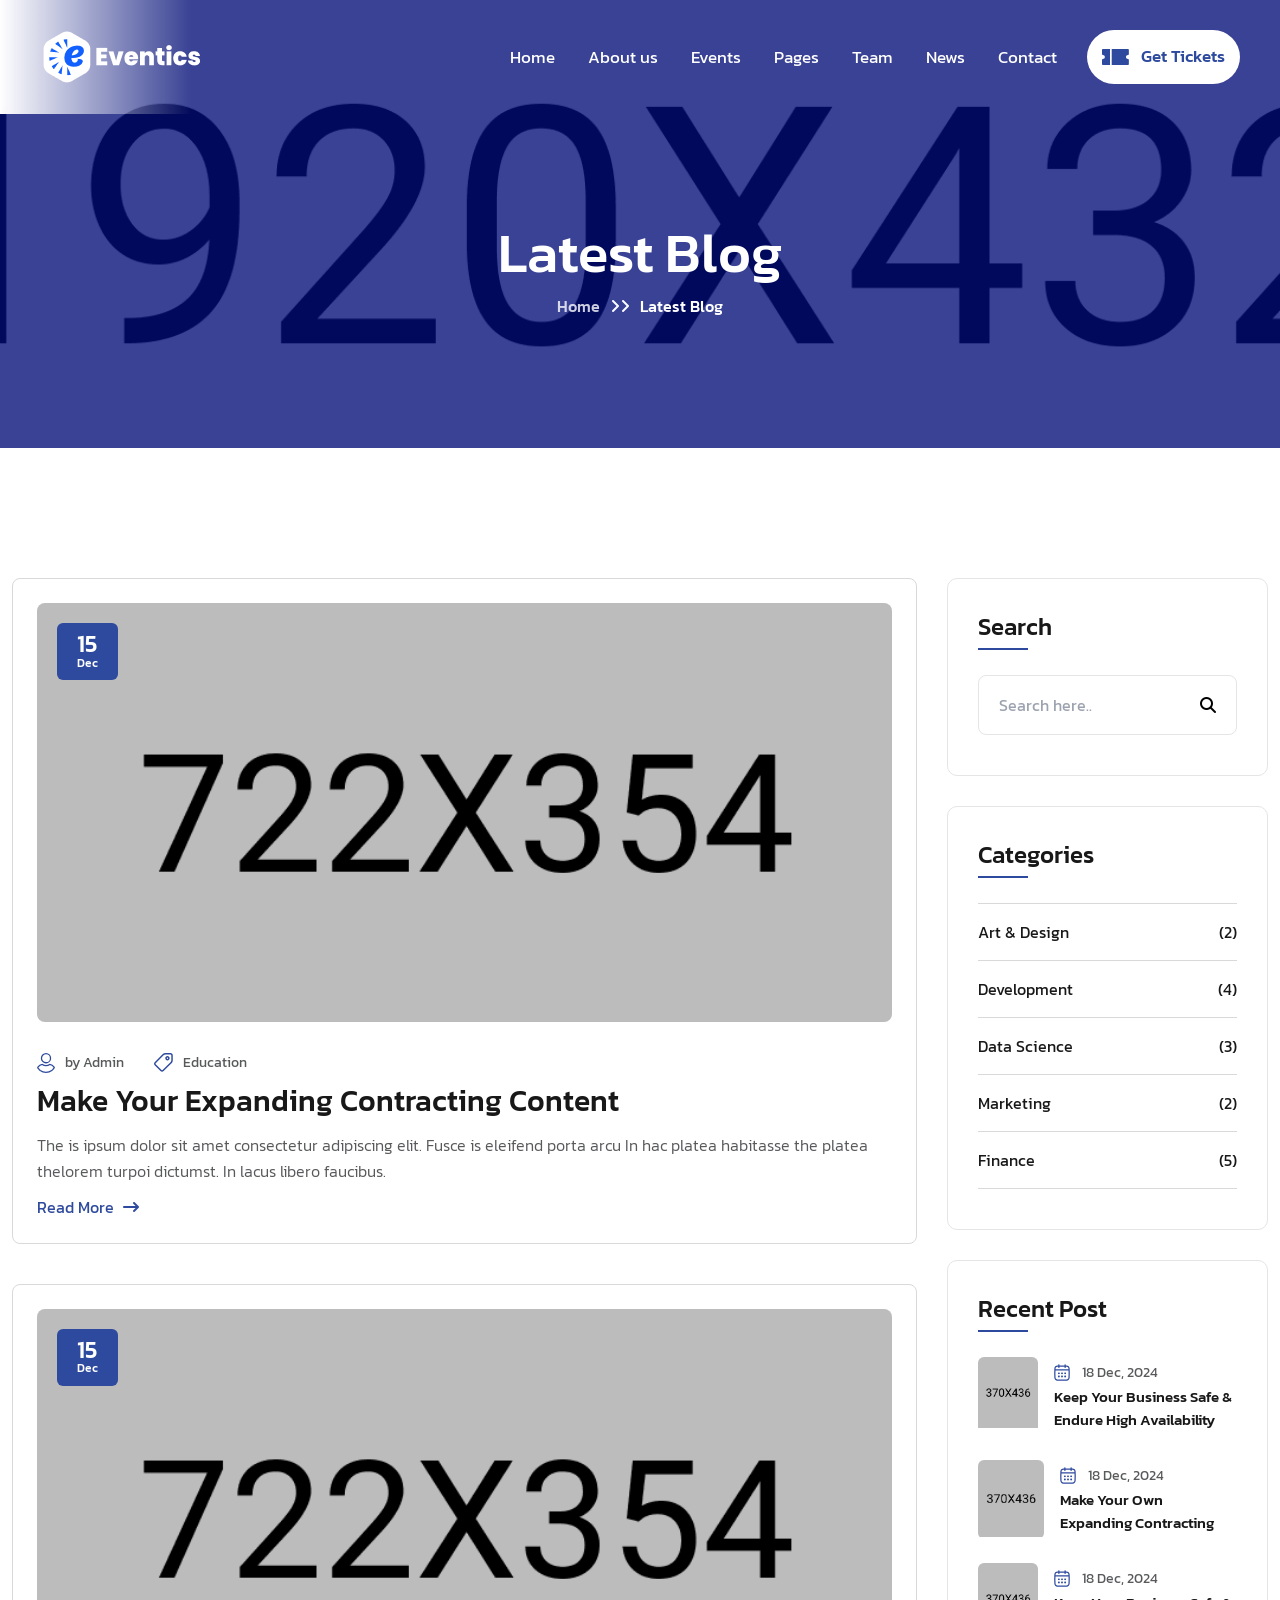
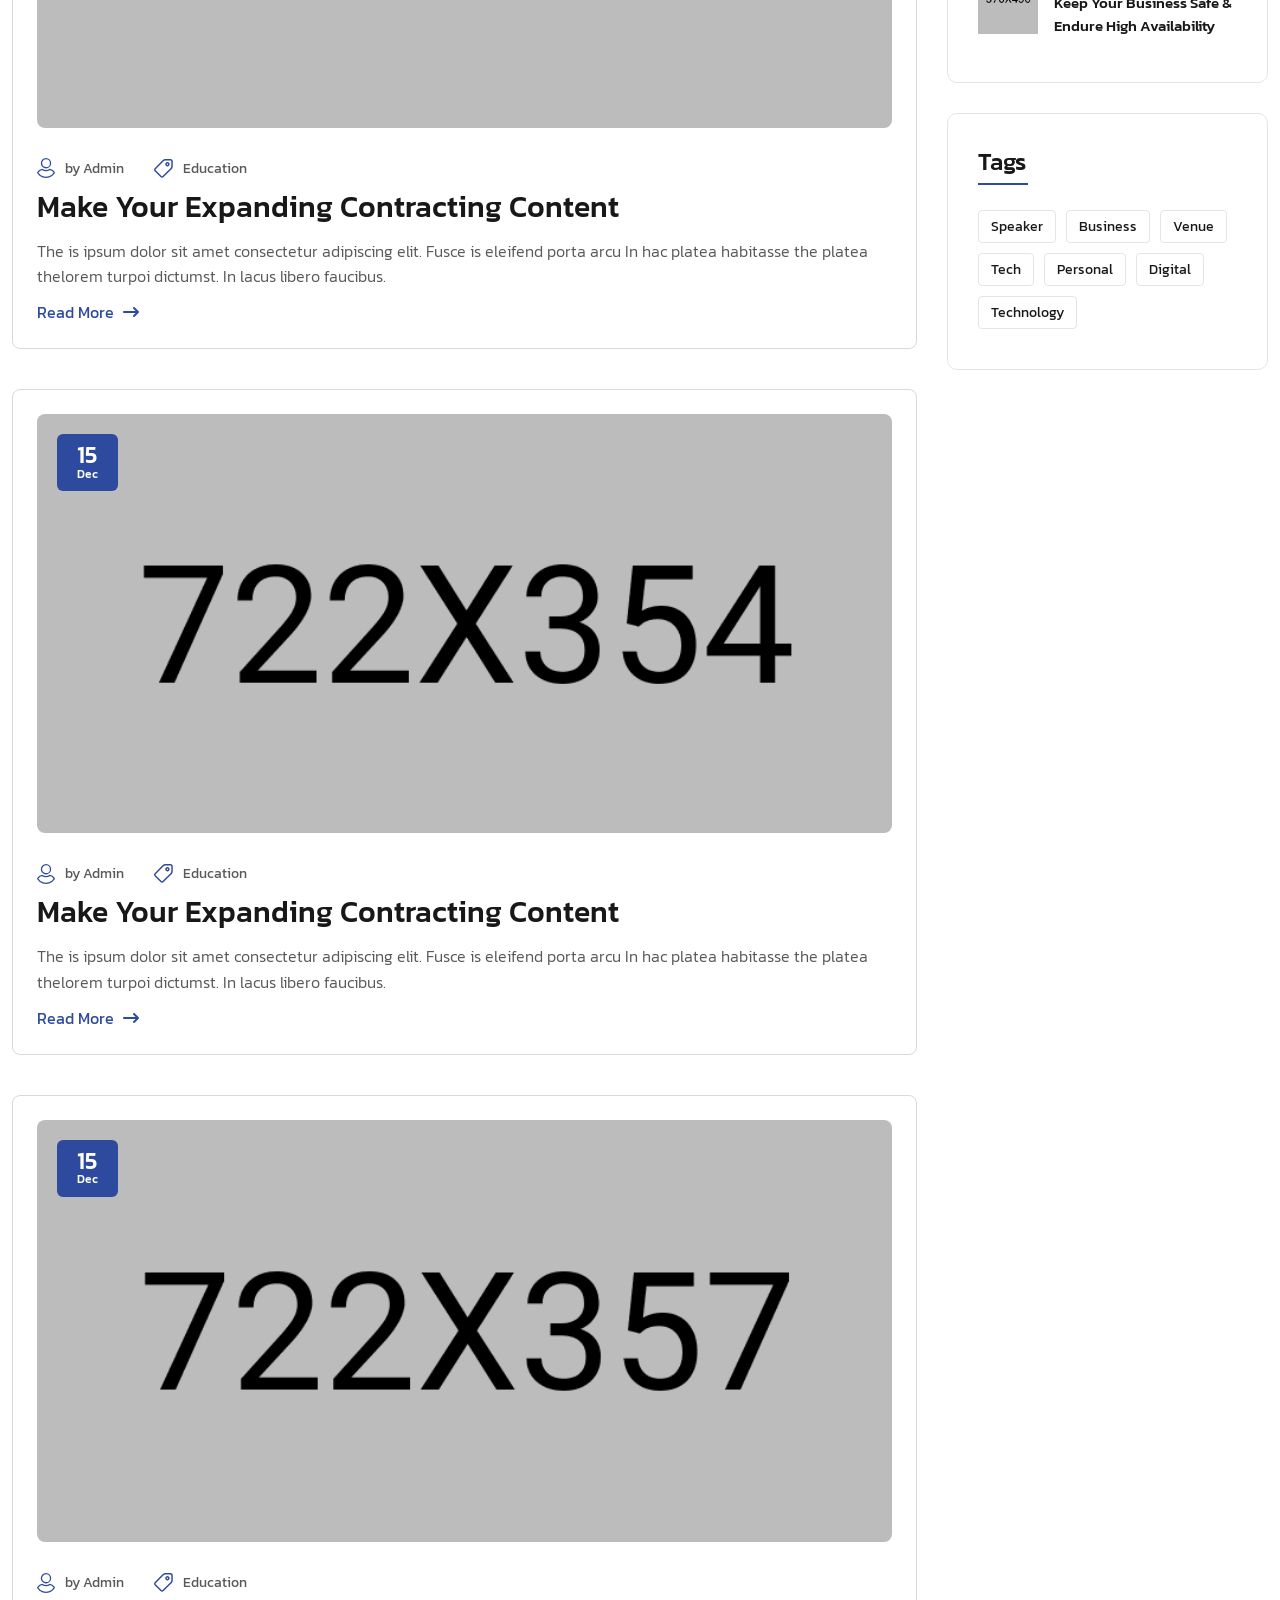
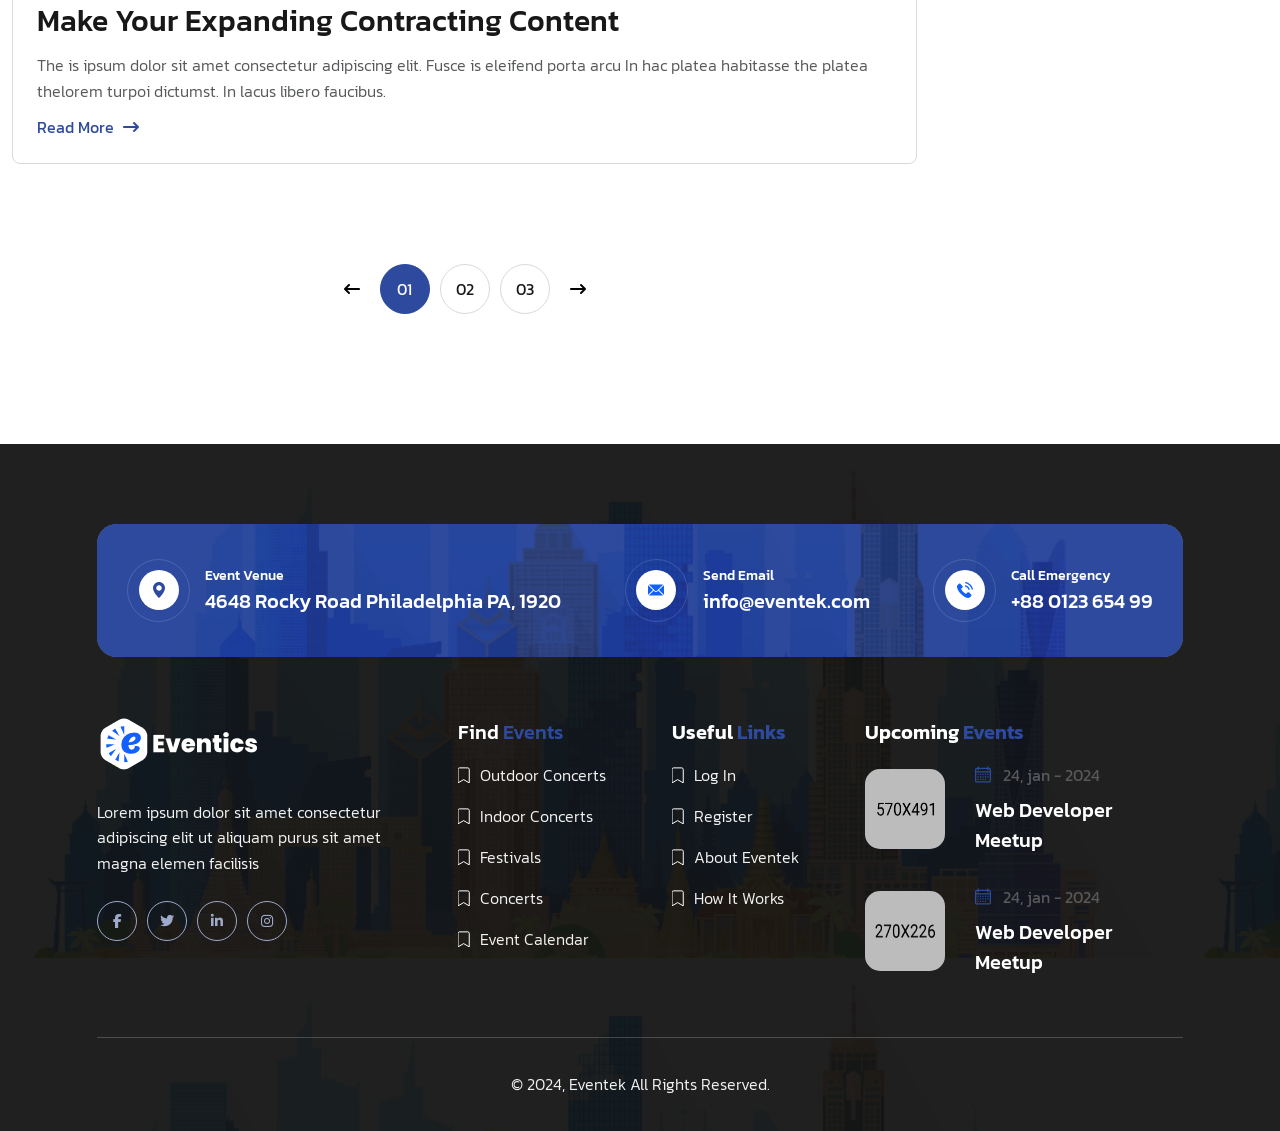
<file: news.html>
<!doctype html>
<html>

<head>
    <meta charset="UTF-8" />
    <meta name="viewport" content="width=device-width, initial-scale=1.0" />
    <link rel="stylesheet" href="assets/vendor/font-awesome/all.min.css" />
    <link rel="stylesheet" href="assets/vendor/swiper/swiper-bundle.min.css" />
    <link rel="stylesheet" href="assets/vendor/splide/splide.min.css" />
    <link rel="stylesheet" href="assets/vendor/slim-select/slimselect.css" />
    <title>Eventics</title>

    <!-- tailwind css -->
    <link href="src/output.css" rel="stylesheet" />

    <!-- custom css -->
    <link href="assets/css/style.css" rel="stylesheet" />
</head>

<body>
    <!-- overlay -->
    <div class="et-overlay group">
        <div class="opacity-0 pointer-events-none group-[.active]:opacity-100 group-[.active]:pointer-events-auto transition ease-linear duration-300  bg-etBlack/80 fixed inset-0 z-[60]"></div>
    </div>
    <!-- overlay -->

    <!-- sidebar -->
    <div class="et-sidebar group">
        <div class=" group-[.active]:translate-x-0 translate-x-[100%] transition-transform ease-linear duration-300 fixed right-0 w-full max-w-[25%] xl:max-w-[30%] lg:max-w-[40%] md:max-w-[50%] sm:max-w-[60%] xxs:max-w-full bg-[#18377e] h-full z-[100] overflow-auto p-[50px] lg:p-[30px] space-y-[40px]">
            <!-- heading -->
            <div class="et-sidebar-heading">
                <div class="logo flex justify-between items-center">
                    <a href="index.html"><img src="assets/img/logo-white.png" alt="logo"></a>

                    <button type="button" class="et-sidebar-close-btn border border-white/50 w-[45px] aspect-square shrink-0 text-white text-[22px] rounded-full hover:text-etBlue hover:bg-white"><i class="fa-solid fa-xmark"></i></button>
                </div>
            </div>

            <!-- mobile menu -->
            <div class="et-header-nav-in-mobile"></div>
        </div>
    </div>

    <!-- HEADER SECTION START -->
    <header class="et-header to-be-fixed py-[30px] xxs:py-[20px] fixed top-0 w-full px-[155px] xxxl:px-[100px] xxl:px-[40px] xs:px-[20px] z-50">
        <div class="flex justify-between items-center">
            <!-- logo -->
            <div class="logo shrink-0">
                <a href="index.html">
                    <img src="assets/img/logo-white.png" alt="logo">
                </a>
            </div>

            <div class="right flex items-center gap-[60px] xl:gap-[30px]">
                <div class="to-go-to-sidebar-in-mobile flex md:flex-col md:items-start items-center gap-[100px] xl:gap-[30px] md:gap-y-[15px]">
                    <!-- nav -->
                    <ul class="et-header-nav flex md:flex-col gap-x-[43px] xl:gap-x-[33px] font-kanit text-[17px] font-normal">
                        <li class="has-sub-menu relative">
                            <a role="button">Home</a>

                            <ul class="et-header-submenu">
                                <li><a href="index.html">Home</a></li>
                                <li><a href="index-2.html">Home 02</a></li>
                                <li><a href="index-3.html">Home 03</a></li>
                            </ul>
                        </li>
                        <li><a href="about.html">About us</a></li>
                        <li class="has-sub-menu relative">
                            <a role="button">Events</a>

                            <ul class="et-header-submenu">
                                <li><a href="events.html">All Events</a></li>
                                <li><a href="event-details.html">Events Details</a></li>
                            </ul>
                        </li>
                        <li class="has-sub-menu relative">
                            <a role="button">Pages</a>

                            <ul class="et-header-submenu">
                                <li><a href="pricing.html">Pricing Plan</a></li>
                                <li><a href="gallery.html">Gallery</a></li>
                                <li><a href="faq.html">FAQ</a></li>
                                <li><a href="sponsor.html">Sponsors</a></li>
                                <li><a href="venue.html">Venue</a></li>
                                <li><a href="404.html">Error 404</a></li>
                            </ul>
                        </li>
                        <li class="has-sub-menu relative">
                            <a role="button">Team</a>

                            <ul class="et-header-submenu">
                                <li><a href="team.html">Team Members</a></li>
                                <li><a href="team-member-details.html">Team Details</a></li>
                            </ul>
                        </li>
                        <li class="has-sub-menu relative">
                            <a role="button">News</a>

                            <ul class="et-header-submenu">
                                <li><a href="news.html">All News</a></li>
                                <li><a href="news-details.html">News Details</a></li>
                            </ul>
                        </li>
                        <li><a href="contact.html">Contact</a></li>
                    </ul>

                    <!-- button -->
                    <a href="#" class="et-btn bg-white flex items-center justify-center gap-x-[15px] h-[50px] px-[15px] text-etBlue font-medium text-[17px] rounded-full group">
                        <span class="icon">
                            <svg width="27" height="16" viewBox="0 0 27 16" fill="none" xmlns="http://www.w3.org/2000/svg">
                                <path d="M8.02101 0H0.844661C0.378197 0 0 0.378144 0 0.844662V5.12625C0 5.59277 0.378197 5.97091 0.844661 5.97091C1.96347 5.97091 2.8737 6.88114 2.8737 8C2.8737 9.11886 1.96347 10.029 0.844661 10.029C0.378197 10.029 0 10.4071 0 10.8736V15.1553C0 15.6218 0.378197 15.9999 0.844661 15.9999H8.02101V0Z" class="fill-etBlue group-hover:fill-white transition" />
                                <path d="M26.0001 5.97091C26.4665 5.97091 26.8447 5.59277 26.8447 5.12625V0.844662C26.8447 0.378144 26.4665 0 26.0001 0H9.71094V16H26.0001C26.4665 16 26.8447 15.6219 26.8447 15.1553V10.8737C26.8447 10.4072 26.4665 10.029 26.0001 10.029C24.8813 10.029 23.971 9.11886 23.971 8C23.971 6.88114 24.8813 5.97091 26.0001 5.97091Z" class="fill-etBlue group-hover:fill-white transition" />
                            </svg>
                        </span>
                        Get Tickets</a>
                </div>

                <!-- mobile menu button -->
                <button type="button" class="et-mobile-menu-open-btn hidden md:inline-block bg-etBlue rounded-full w-[50px] aspect-square text-white text-[18px] hover:bg-etBlue"><i class="fa-solid fa-bars"></i></button>
            </div>
        </div>
    </header>
    <!-- HEADER SECTION END -->


    <main>
        <!-- BREADCRUMB SECTION START -->
        <section class="et-breadcrumb bg-[#000D83] pt-[210px] lg:pt-[190px] sm:pt-[160px] pb-[130px] lg:pb-[110px] sm:pb-[80px] relative z-[1] before:absolute before:inset-0 before:bg-[url('../assets/img/breadcrumb-bg.jpg')] before:bg-no-repeat before:bg-cover before:bg-center before:-z-[1] before:opacity-30">
            <div class="container mx-auto max-w-[1200px] px-[12px] xl:max-w-full text-center text-white">
                <h1 class="et-breadcrumb-title font-medium text-[56px] md:text-[50px] xs:text-[45px]">Latest Blog</h1>
                <ul class="inline-flex items-center gap-[10px] font-medium text-[16px]">
                    <li class="opacity-80"><a href="index.html" class="hover:text-etBlue">Home</a></li>
                    <li><i class="fa-solid fa-angle-right"></i><i class="fa-solid fa-angle-right"></i></li>
                    <li class="current-page">Latest Blog</li>
                </ul>
            </div>
        </section>
        <!-- BREADCRUMB SECTION END -->

        <!-- MAIN CONTENT START -->
        <div class="et-event-details-content py-[130px] lg:py-[80px] md:py-[60px]">
            <div class="container mx-auto max-w-[1200px] px-[12px] xl:max-w-full">
                <div class="flex gap-[30px] lg:gap-[20px] md:flex-col md:items-center">
                    <!-- left content -->
                    <div class="left grow space-y-[40px] md:space-y-[30px]">
                        <!-- single blog -->
                        <div class="border border-[#D9D9D9] rounded-[8px] p-[24px] xxs:p-[18px]">
                            <div class="img overflow-hidden rounded-[8px] mb-[30px] relative">
                                <img src="assets/img/blog-4.jpg" alt="blog-cover" class="w-full">

                                <div class="bg-etBlue rounded-[6px] absolute top-[20px] left-[20px] text-white px-[20px] py-[13px]">
                                    <span class="block text-[24px] font-medium leading-[0.7] mb-[6px]">15</span>
                                    <span class="block text-[12px] font-medium leading-[0.7]">Dec</span>
                                </div>
                            </div>

                            <!-- txt -->
                            <div>
                                <!-- infos -->
                                <div class="flex items-center gap-[30px] mb-[5px]">
                                    <!-- single info -->
                                    <div class="flex gap-[10px] items-center">
                                        <span class="shrink-0">
                                            <svg width="18" height="20" viewBox="0 0 18 20" fill="none" xmlns="http://www.w3.org/2000/svg">
                                                <path d="M13.5435 5.19275C13.5435 7.69093 11.4989 9.7355 9.00075 9.7355C6.50262 9.7355 4.45804 7.69093 4.45804 5.19275C4.45804 2.69457 6.50258 0.65 9.00075 0.65C11.4989 0.65 13.5435 2.69458 13.5435 5.19275Z" class="stroke-etBlue" stroke-width="1.3" />
                                                <path d="M17.2644 14.6708C17.1052 14.946 16.9241 15.2075 16.7169 15.4769L16.7168 15.4768L16.7089 15.4875C16.4203 15.8791 16.0845 16.2376 15.7295 16.5926C15.4326 16.8894 15.0932 17.1863 14.7568 17.4387C13.0794 18.6913 11.0622 19.3501 8.97815 19.3501C6.89837 19.3501 4.88507 18.694 3.20977 17.4463C2.84588 17.1507 2.51368 16.8795 2.22687 16.5927L2.2199 16.5857L2.21272 16.5789C1.85663 16.2438 1.54239 15.8879 1.24746 15.4876L1.24748 15.4876L1.24414 15.4831C1.06193 15.2402 0.873212 14.9758 0.719199 14.7172C0.836191 14.4561 0.984554 14.1849 1.14522 13.9529L1.14533 13.9529L1.15285 13.9416C2.06985 12.5559 3.53706 11.6391 5.16643 11.415L5.18601 11.4123L5.20539 11.4084C5.23087 11.4033 5.29495 11.4119 5.34548 11.4498L5.34547 11.4498L5.34948 11.4528C6.41651 12.2403 7.6863 12.6456 9.0008 12.6456C10.3153 12.6456 11.5851 12.2403 12.6521 11.4528L12.6521 11.4528L12.6561 11.4498C12.6715 11.4382 12.7403 11.4082 12.8492 11.417C14.4688 11.6438 15.9121 12.557 16.8524 13.9471L16.8524 13.9471L16.8564 13.9529C17.0165 14.1842 17.1557 14.4234 17.2644 14.6708Z" class="stroke-etBlue" stroke-width="1.3" />
                                            </svg>
                                        </span>
                                        <span class="text-[14px] text-etGray">by <a href="#">Admin</a></span>
                                    </div>

                                    <!-- single info -->
                                    <div class="flex gap-[10px] items-center">
                                        <span class="shrink-0">
                                            <svg width="19" height="19" viewBox="0 0 19 19" fill="none" xmlns="http://www.w3.org/2000/svg">
                                                <path d="M8.05666 18.75H8.05504C7.46832 18.7495 6.91657 18.5207 6.50187 18.1052L0.660341 12.2553C-0.194072 11.3994 -0.194072 10.0065 0.660341 9.15058L8.53478 1.26102C9.3463 0.44792 10.426 0 11.575 0H16.5709C17.7824 0 18.7682 0.985546 18.7682 2.19726V7.17785C18.7682 8.32602 18.3208 9.40532 17.5084 10.2167L9.60951 18.1074C9.19455 18.5218 8.64306 18.75 8.05666 18.75ZM11.575 1.46484C10.8179 1.46484 10.1064 1.75998 9.57163 2.29579L1.69707 10.1853C1.41222 10.4708 1.41222 10.9349 1.69707 11.2203L7.53857 17.0702C7.6767 17.2086 7.86051 17.285 8.05619 17.2851H8.05677C8.1529 17.2854 8.24812 17.2666 8.33694 17.2299C8.42577 17.1931 8.50643 17.1391 8.57427 17.071L16.4732 9.18046C17.0086 8.6458 17.3034 7.93447 17.3034 7.17788V2.19726C17.3034 1.79341 16.9748 1.46484 16.5709 1.46484H11.575ZM13.458 7.43408C12.2465 7.43408 11.2608 6.44853 11.2608 5.23681C11.2608 4.0251 12.2465 3.03955 13.458 3.03955C14.6696 3.03955 15.6553 4.0251 15.6553 5.23681C15.6553 6.44853 14.6696 7.43408 13.458 7.43408ZM13.458 4.50439C13.0542 4.50439 12.7256 4.83296 12.7256 5.23681C12.7256 5.64067 13.0542 5.96924 13.458 5.96924C13.862 5.96924 14.1905 5.64067 14.1905 5.23681C14.1905 4.83296 13.862 4.50439 13.458 4.50439Z" class="fill-etBlue" />
                                            </svg>
                                        </span>
                                        <span class="text-[14px] text-etGray"><a href="#">Education</a></span>
                                    </div>
                                </div>

                                <h3 class="text-[30px] lg:text-[27px] sm:text-[24px] xxs:text-[22px] font-medium text-etBlack mb-[10px]"><a href="news-details.html" class="hover:text-etBlue">Make Your Expanding Contracting Content</a></h3>

                                <p class="font-light text-[16px] text-etGray mb-[10px]">The is ipsum dolor sit amet consectetur adipiscing elit. Fusce is eleifend porta arcu In hac platea habitasse the platea thelorem turpoi dictumst. In lacus libero faucibus.</p>

                                <a href="news-details.html" class="text-etBlue text-[16px] hover:text-etBlue">Read More <span class="pl-[5px]"><i class="fa-solid fa-arrow-right-long"></i></span></a>
                            </div>
                        </div>

                        <!-- single blog -->
                        <div class="border border-[#D9D9D9] rounded-[8px] p-[24px] xxs:p-[18px]">
                            <div class="img overflow-hidden rounded-[8px] mb-[30px] relative">
                                <img src="assets/img/blog-5.jpg" alt="blog-cover" class="w-full">

                                <div class="bg-etBlue rounded-[6px] absolute top-[20px] left-[20px] text-white px-[20px] py-[13px]">
                                    <span class="block text-[24px] font-medium leading-[0.7] mb-[6px]">15</span>
                                    <span class="block text-[12px] font-medium leading-[0.7]">Dec</span>
                                </div>
                            </div>

                            <!-- txt -->
                            <div>
                                <!-- infos -->
                                <div class="flex items-center gap-[30px] mb-[5px]">
                                    <!-- single info -->
                                    <div class="flex gap-[10px] items-center">
                                        <span class="shrink-0">
                                            <svg width="18" height="20" viewBox="0 0 18 20" fill="none" xmlns="http://www.w3.org/2000/svg">
                                                <path d="M13.5435 5.19275C13.5435 7.69093 11.4989 9.7355 9.00075 9.7355C6.50262 9.7355 4.45804 7.69093 4.45804 5.19275C4.45804 2.69457 6.50258 0.65 9.00075 0.65C11.4989 0.65 13.5435 2.69458 13.5435 5.19275Z" class="stroke-etBlue" stroke-width="1.3" />
                                                <path d="M17.2644 14.6708C17.1052 14.946 16.9241 15.2075 16.7169 15.4769L16.7168 15.4768L16.7089 15.4875C16.4203 15.8791 16.0845 16.2376 15.7295 16.5926C15.4326 16.8894 15.0932 17.1863 14.7568 17.4387C13.0794 18.6913 11.0622 19.3501 8.97815 19.3501C6.89837 19.3501 4.88507 18.694 3.20977 17.4463C2.84588 17.1507 2.51368 16.8795 2.22687 16.5927L2.2199 16.5857L2.21272 16.5789C1.85663 16.2438 1.54239 15.8879 1.24746 15.4876L1.24748 15.4876L1.24414 15.4831C1.06193 15.2402 0.873212 14.9758 0.719199 14.7172C0.836191 14.4561 0.984554 14.1849 1.14522 13.9529L1.14533 13.9529L1.15285 13.9416C2.06985 12.5559 3.53706 11.6391 5.16643 11.415L5.18601 11.4123L5.20539 11.4084C5.23087 11.4033 5.29495 11.4119 5.34548 11.4498L5.34547 11.4498L5.34948 11.4528C6.41651 12.2403 7.6863 12.6456 9.0008 12.6456C10.3153 12.6456 11.5851 12.2403 12.6521 11.4528L12.6521 11.4528L12.6561 11.4498C12.6715 11.4382 12.7403 11.4082 12.8492 11.417C14.4688 11.6438 15.9121 12.557 16.8524 13.9471L16.8524 13.9471L16.8564 13.9529C17.0165 14.1842 17.1557 14.4234 17.2644 14.6708Z" class="stroke-etBlue" stroke-width="1.3" />
                                            </svg>
                                        </span>
                                        <span class="text-[14px] text-etGray">by <a href="#">Admin</a></span>
                                    </div>

                                    <!-- single info -->
                                    <div class="flex gap-[10px] items-center">
                                        <span class="shrink-0">
                                            <svg width="19" height="19" viewBox="0 0 19 19" fill="none" xmlns="http://www.w3.org/2000/svg">
                                                <path d="M8.05666 18.75H8.05504C7.46832 18.7495 6.91657 18.5207 6.50187 18.1052L0.660341 12.2553C-0.194072 11.3994 -0.194072 10.0065 0.660341 9.15058L8.53478 1.26102C9.3463 0.44792 10.426 0 11.575 0H16.5709C17.7824 0 18.7682 0.985546 18.7682 2.19726V7.17785C18.7682 8.32602 18.3208 9.40532 17.5084 10.2167L9.60951 18.1074C9.19455 18.5218 8.64306 18.75 8.05666 18.75ZM11.575 1.46484C10.8179 1.46484 10.1064 1.75998 9.57163 2.29579L1.69707 10.1853C1.41222 10.4708 1.41222 10.9349 1.69707 11.2203L7.53857 17.0702C7.6767 17.2086 7.86051 17.285 8.05619 17.2851H8.05677C8.1529 17.2854 8.24812 17.2666 8.33694 17.2299C8.42577 17.1931 8.50643 17.1391 8.57427 17.071L16.4732 9.18046C17.0086 8.6458 17.3034 7.93447 17.3034 7.17788V2.19726C17.3034 1.79341 16.9748 1.46484 16.5709 1.46484H11.575ZM13.458 7.43408C12.2465 7.43408 11.2608 6.44853 11.2608 5.23681C11.2608 4.0251 12.2465 3.03955 13.458 3.03955C14.6696 3.03955 15.6553 4.0251 15.6553 5.23681C15.6553 6.44853 14.6696 7.43408 13.458 7.43408ZM13.458 4.50439C13.0542 4.50439 12.7256 4.83296 12.7256 5.23681C12.7256 5.64067 13.0542 5.96924 13.458 5.96924C13.862 5.96924 14.1905 5.64067 14.1905 5.23681C14.1905 4.83296 13.862 4.50439 13.458 4.50439Z" class="fill-etBlue" />
                                            </svg>
                                        </span>
                                        <span class="text-[14px] text-etGray"><a href="#">Education</a></span>
                                    </div>
                                </div>

                                <h3 class="text-[30px] lg:text-[27px] sm:text-[24px] xxs:text-[22px] font-medium text-etBlack mb-[10px]"><a href="news-details.html" class="hover:text-etBlue">Make Your Expanding Contracting Content</a></h3>

                                <p class="font-light text-[16px] text-etGray mb-[10px]">The is ipsum dolor sit amet consectetur adipiscing elit. Fusce is eleifend porta arcu In hac platea habitasse the platea thelorem turpoi dictumst. In lacus libero faucibus.</p>

                                <a href="news-details.html" class="text-etBlue text-[16px] hover:text-etBlue">Read More <span class="pl-[5px]"><i class="fa-solid fa-arrow-right-long"></i></span></a>
                            </div>
                        </div>

                        <!-- single blog -->
                        <div class="border border-[#D9D9D9] rounded-[8px] p-[24px] xxs:p-[18px]">
                            <div class="img overflow-hidden rounded-[8px] mb-[30px] relative">
                                <img src="assets/img/blog-6.jpg" alt="blog-cover" class="w-full">

                                <div class="bg-etBlue rounded-[6px] absolute top-[20px] left-[20px] text-white px-[20px] py-[13px]">
                                    <span class="block text-[24px] font-medium leading-[0.7] mb-[6px]">15</span>
                                    <span class="block text-[12px] font-medium leading-[0.7]">Dec</span>
                                </div>
                            </div>

                            <!-- txt -->
                            <div>
                                <!-- infos -->
                                <div class="flex items-center gap-[30px] mb-[5px]">
                                    <!-- single info -->
                                    <div class="flex gap-[10px] items-center">
                                        <span class="shrink-0">
                                            <svg width="18" height="20" viewBox="0 0 18 20" fill="none" xmlns="http://www.w3.org/2000/svg">
                                                <path d="M13.5435 5.19275C13.5435 7.69093 11.4989 9.7355 9.00075 9.7355C6.50262 9.7355 4.45804 7.69093 4.45804 5.19275C4.45804 2.69457 6.50258 0.65 9.00075 0.65C11.4989 0.65 13.5435 2.69458 13.5435 5.19275Z" class="stroke-etBlue" stroke-width="1.3" />
                                                <path d="M17.2644 14.6708C17.1052 14.946 16.9241 15.2075 16.7169 15.4769L16.7168 15.4768L16.7089 15.4875C16.4203 15.8791 16.0845 16.2376 15.7295 16.5926C15.4326 16.8894 15.0932 17.1863 14.7568 17.4387C13.0794 18.6913 11.0622 19.3501 8.97815 19.3501C6.89837 19.3501 4.88507 18.694 3.20977 17.4463C2.84588 17.1507 2.51368 16.8795 2.22687 16.5927L2.2199 16.5857L2.21272 16.5789C1.85663 16.2438 1.54239 15.8879 1.24746 15.4876L1.24748 15.4876L1.24414 15.4831C1.06193 15.2402 0.873212 14.9758 0.719199 14.7172C0.836191 14.4561 0.984554 14.1849 1.14522 13.9529L1.14533 13.9529L1.15285 13.9416C2.06985 12.5559 3.53706 11.6391 5.16643 11.415L5.18601 11.4123L5.20539 11.4084C5.23087 11.4033 5.29495 11.4119 5.34548 11.4498L5.34547 11.4498L5.34948 11.4528C6.41651 12.2403 7.6863 12.6456 9.0008 12.6456C10.3153 12.6456 11.5851 12.2403 12.6521 11.4528L12.6521 11.4528L12.6561 11.4498C12.6715 11.4382 12.7403 11.4082 12.8492 11.417C14.4688 11.6438 15.9121 12.557 16.8524 13.9471L16.8524 13.9471L16.8564 13.9529C17.0165 14.1842 17.1557 14.4234 17.2644 14.6708Z" class="stroke-etBlue" stroke-width="1.3" />
                                            </svg>
                                        </span>
                                        <span class="text-[14px] text-etGray">by <a href="#">Admin</a></span>
                                    </div>

                                    <!-- single info -->
                                    <div class="flex gap-[10px] items-center">
                                        <span class="shrink-0">
                                            <svg width="19" height="19" viewBox="0 0 19 19" fill="none" xmlns="http://www.w3.org/2000/svg">
                                                <path d="M8.05666 18.75H8.05504C7.46832 18.7495 6.91657 18.5207 6.50187 18.1052L0.660341 12.2553C-0.194072 11.3994 -0.194072 10.0065 0.660341 9.15058L8.53478 1.26102C9.3463 0.44792 10.426 0 11.575 0H16.5709C17.7824 0 18.7682 0.985546 18.7682 2.19726V7.17785C18.7682 8.32602 18.3208 9.40532 17.5084 10.2167L9.60951 18.1074C9.19455 18.5218 8.64306 18.75 8.05666 18.75ZM11.575 1.46484C10.8179 1.46484 10.1064 1.75998 9.57163 2.29579L1.69707 10.1853C1.41222 10.4708 1.41222 10.9349 1.69707 11.2203L7.53857 17.0702C7.6767 17.2086 7.86051 17.285 8.05619 17.2851H8.05677C8.1529 17.2854 8.24812 17.2666 8.33694 17.2299C8.42577 17.1931 8.50643 17.1391 8.57427 17.071L16.4732 9.18046C17.0086 8.6458 17.3034 7.93447 17.3034 7.17788V2.19726C17.3034 1.79341 16.9748 1.46484 16.5709 1.46484H11.575ZM13.458 7.43408C12.2465 7.43408 11.2608 6.44853 11.2608 5.23681C11.2608 4.0251 12.2465 3.03955 13.458 3.03955C14.6696 3.03955 15.6553 4.0251 15.6553 5.23681C15.6553 6.44853 14.6696 7.43408 13.458 7.43408ZM13.458 4.50439C13.0542 4.50439 12.7256 4.83296 12.7256 5.23681C12.7256 5.64067 13.0542 5.96924 13.458 5.96924C13.862 5.96924 14.1905 5.64067 14.1905 5.23681C14.1905 4.83296 13.862 4.50439 13.458 4.50439Z" class="fill-etBlue" />
                                            </svg>
                                        </span>
                                        <span class="text-[14px] text-etGray"><a href="#">Education</a></span>
                                    </div>
                                </div>

                                <h3 class="text-[30px] lg:text-[27px] sm:text-[24px] xxs:text-[22px] font-medium text-etBlack mb-[10px]"><a href="news-details.html" class="hover:text-etBlue">Make Your Expanding Contracting Content</a></h3>

                                <p class="font-light text-[16px] text-etGray mb-[10px]">The is ipsum dolor sit amet consectetur adipiscing elit. Fusce is eleifend porta arcu In hac platea habitasse the platea thelorem turpoi dictumst. In lacus libero faucibus.</p>

                                <a href="news-details.html" class="text-etBlue text-[16px] hover:text-etBlue">Read More <span class="pl-[5px]"><i class="fa-solid fa-arrow-right-long"></i></span></a>
                            </div>
                        </div>

                        <!-- single blog -->
                        <div class="border border-[#D9D9D9] rounded-[8px] p-[24px] xxs:p-[18px]">
                            <div class="img overflow-hidden rounded-[8px] mb-[30px] relative">
                                <img src="assets/img/blog-7.jpg" alt="blog-cover" class="w-full">

                                <div class="bg-etBlue rounded-[6px] absolute top-[20px] left-[20px] text-white px-[20px] py-[13px]">
                                    <span class="block text-[24px] font-medium leading-[0.7] mb-[6px]">15</span>
                                    <span class="block text-[12px] font-medium leading-[0.7]">Dec</span>
                                </div>
                            </div>

                            <!-- txt -->
                            <div>
                                <!-- infos -->
                                <div class="flex items-center gap-[30px] mb-[5px]">
                                    <!-- single info -->
                                    <div class="flex gap-[10px] items-center">
                                        <span class="shrink-0">
                                            <svg width="18" height="20" viewBox="0 0 18 20" fill="none" xmlns="http://www.w3.org/2000/svg">
                                                <path d="M13.5435 5.19275C13.5435 7.69093 11.4989 9.7355 9.00075 9.7355C6.50262 9.7355 4.45804 7.69093 4.45804 5.19275C4.45804 2.69457 6.50258 0.65 9.00075 0.65C11.4989 0.65 13.5435 2.69458 13.5435 5.19275Z" class="stroke-etBlue" stroke-width="1.3" />
                                                <path d="M17.2644 14.6708C17.1052 14.946 16.9241 15.2075 16.7169 15.4769L16.7168 15.4768L16.7089 15.4875C16.4203 15.8791 16.0845 16.2376 15.7295 16.5926C15.4326 16.8894 15.0932 17.1863 14.7568 17.4387C13.0794 18.6913 11.0622 19.3501 8.97815 19.3501C6.89837 19.3501 4.88507 18.694 3.20977 17.4463C2.84588 17.1507 2.51368 16.8795 2.22687 16.5927L2.2199 16.5857L2.21272 16.5789C1.85663 16.2438 1.54239 15.8879 1.24746 15.4876L1.24748 15.4876L1.24414 15.4831C1.06193 15.2402 0.873212 14.9758 0.719199 14.7172C0.836191 14.4561 0.984554 14.1849 1.14522 13.9529L1.14533 13.9529L1.15285 13.9416C2.06985 12.5559 3.53706 11.6391 5.16643 11.415L5.18601 11.4123L5.20539 11.4084C5.23087 11.4033 5.29495 11.4119 5.34548 11.4498L5.34547 11.4498L5.34948 11.4528C6.41651 12.2403 7.6863 12.6456 9.0008 12.6456C10.3153 12.6456 11.5851 12.2403 12.6521 11.4528L12.6521 11.4528L12.6561 11.4498C12.6715 11.4382 12.7403 11.4082 12.8492 11.417C14.4688 11.6438 15.9121 12.557 16.8524 13.9471L16.8524 13.9471L16.8564 13.9529C17.0165 14.1842 17.1557 14.4234 17.2644 14.6708Z" class="stroke-etBlue" stroke-width="1.3" />
                                            </svg>
                                        </span>
                                        <span class="text-[14px] text-etGray">by <a href="#">Admin</a></span>
                                    </div>

                                    <!-- single info -->
                                    <div class="flex gap-[10px] items-center">
                                        <span class="shrink-0">
                                            <svg width="19" height="19" viewBox="0 0 19 19" fill="none" xmlns="http://www.w3.org/2000/svg">
                                                <path d="M8.05666 18.75H8.05504C7.46832 18.7495 6.91657 18.5207 6.50187 18.1052L0.660341 12.2553C-0.194072 11.3994 -0.194072 10.0065 0.660341 9.15058L8.53478 1.26102C9.3463 0.44792 10.426 0 11.575 0H16.5709C17.7824 0 18.7682 0.985546 18.7682 2.19726V7.17785C18.7682 8.32602 18.3208 9.40532 17.5084 10.2167L9.60951 18.1074C9.19455 18.5218 8.64306 18.75 8.05666 18.75ZM11.575 1.46484C10.8179 1.46484 10.1064 1.75998 9.57163 2.29579L1.69707 10.1853C1.41222 10.4708 1.41222 10.9349 1.69707 11.2203L7.53857 17.0702C7.6767 17.2086 7.86051 17.285 8.05619 17.2851H8.05677C8.1529 17.2854 8.24812 17.2666 8.33694 17.2299C8.42577 17.1931 8.50643 17.1391 8.57427 17.071L16.4732 9.18046C17.0086 8.6458 17.3034 7.93447 17.3034 7.17788V2.19726C17.3034 1.79341 16.9748 1.46484 16.5709 1.46484H11.575ZM13.458 7.43408C12.2465 7.43408 11.2608 6.44853 11.2608 5.23681C11.2608 4.0251 12.2465 3.03955 13.458 3.03955C14.6696 3.03955 15.6553 4.0251 15.6553 5.23681C15.6553 6.44853 14.6696 7.43408 13.458 7.43408ZM13.458 4.50439C13.0542 4.50439 12.7256 4.83296 12.7256 5.23681C12.7256 5.64067 13.0542 5.96924 13.458 5.96924C13.862 5.96924 14.1905 5.64067 14.1905 5.23681C14.1905 4.83296 13.862 4.50439 13.458 4.50439Z" class="fill-etBlue" />
                                            </svg>
                                        </span>
                                        <span class="text-[14px] text-etGray"><a href="#">Education</a></span>
                                    </div>
                                </div>

                                <h3 class="text-[30px] lg:text-[27px] sm:text-[24px] xxs:text-[22px] font-medium text-etBlack mb-[10px]"><a href="news-details.html" class="hover:text-etBlue">Make Your Expanding Contracting Content</a></h3>

                                <p class="font-light text-[16px] text-etGray mb-[10px]">The is ipsum dolor sit amet consectetur adipiscing elit. Fusce is eleifend porta arcu In hac platea habitasse the platea thelorem turpoi dictumst. In lacus libero faucibus.</p>

                                <a href="news-details.html" class="text-etBlue text-[16px] hover:text-etBlue">Read More <span class="pl-[5px]"><i class="fa-solid fa-arrow-right-long"></i></span></a>
                            </div>
                        </div>

                        <!-- PAGINATION START -->
                        <div class="container mx-auto max-w-[1200px] px-[12px] xl:max-w-full">
                            <div class="flex items-center gap-[20px] pt-[60px] justify-center text-[16px]">
                                <a href="#" class=""><i class="fa-solid fa-arrow-left-long"></i></a>
                                <div class="et-pagination flex gap-[10px] items-center">
                                    <a href="#" class="border border-[#d9d9d9] rounded-full w-[50px] h-[50px] flex items-center justify-center text-etBlack hover:bg-etBlue hover:border-etBlue hover:text-white active">01</a>
                                    <a href="#" class="border border-[#d9d9d9] rounded-full w-[50px] h-[50px] flex items-center justify-center text-etBlack hover:bg-etBlue hover:border-etBlue hover:text-white">02</a>
                                    <a href="#" class="border border-[#d9d9d9] rounded-full w-[50px] h-[50px] flex items-center justify-center text-etBlack hover:bg-etBlue hover:border-etBlue hover:text-white">03</a>
                                </div>
                                <a href="#" class=""><i class="fa-solid fa-arrow-right-long"></i></a>
                            </div>
                        </div>
                        <!-- PAGINATION END -->
                    </div>

                    <!-- right sidebar -->
                    <div class="right max-w-full w-[370px] lg:w-[360px] shrink-0 space-y-[30px] md:space-y-[25px]">
                        <!-- search widget -->
                        <div class="border border-[#e5e5e5] rounded-[10px] px-[30px] xxs:px-[20px] pt-[30px] xxs:pt-[20px] pb-[40px] xxs:pb-[30px]">
                            <h4 class="font-medium text-[24px] xxs:text-[20px] text-etBlack relative mb-[5px] before:content-normal before:absolute before:left-0 before:-bottom-[5px] before:w-[50px] before:h-[2px] before:bg-etBlue">Search</h4>

                            <!-- search form -->
                            <form action="#" class="border border-[#e5e5e5] rounded-[8px] flex h-[60px] px-[20px] mt-[30px]">
                                <input type="search" name="search" id="et-news-search" class="w-full bg-transparent text-[16px] focus:outline-none" placeholder="Search here..">
                                <button type="submit" class="text-[16px] hover:text-etBlue"><i class="fa-solid fa-magnifying-glass"></i></button>
                            </form>
                        </div>

                        <!-- Categories widget -->
                        <div class="border border-[#e5e5e5] rounded-[10px] px-[30px] xxs:px-[20px] pt-[30px] xxs:pt-[20px] pb-[40px] xxs:pb-[30px]">
                            <h4 class="font-medium text-[24px] xxs:text-[20px] text-etBlack relative mb-[5px] before:content-normal before:absolute before:left-0 before:-bottom-[5px] before:w-[50px] before:h-[2px] before:bg-etBlue">Categories</h4>

                            <ul class="mt-[30px] text-[16px]">
                                <li class="text-etBlack py-[16px] border-b border-t border-[#D9D9D9]">
                                    <a href="#" class="flex items-center justify-between hover:text-etBlue">
                                        <span>Art & Design</span>
                                        <span>(2)</span>
                                    </a>
                                </li>
                                <li class="text-etBlack py-[16px] border-b border-[#D9D9D9]">
                                    <a href="#" class="flex items-center justify-between hover:text-etBlue">
                                        <span>Development</span>
                                        <span>(4)</span>
                                    </a>
                                </li>
                                <li class="text-etBlack py-[16px] border-b border-[#D9D9D9]">
                                    <a href="#" class="flex items-center justify-between hover:text-etBlue">
                                        <span>Data Science</span>
                                        <span>(3)</span>
                                    </a>
                                </li>
                                <li class="text-etBlack py-[16px] border-b border-[#D9D9D9]">
                                    <a href="#" class="flex items-center justify-between hover:text-etBlue">
                                        <span>Marketing</span>
                                        <span>(2)</span>
                                    </a>
                                </li>
                                <li class="text-etBlack py-[16px] border-b border-[#D9D9D9]">
                                    <a href="#" class="flex items-center justify-between hover:text-etBlue">
                                        <span>Finance</span>
                                        <span>(5)</span>
                                    </a>
                                </li>
                            </ul>
                        </div>

                        <!-- Recent Post widget -->
                        <div class="border border-[#e5e5e5] rounded-[10px] px-[30px] xxs:px-[20px] pt-[30px] xxs:pt-[20px] pb-[40px] xxs:pb-[30px]">
                            <h4 class="font-medium text-[24px] xxs:text-[20px] text-etBlack relative mb-[5px] before:content-normal before:absolute before:left-0 before:-bottom-[5px] before:w-[50px] before:h-[2px] before:bg-etBlue">Recent Post</h4>

                            <div class="posts mt-[30px] space-y-[24px]">
                                <!-- single post -->
                                <div class="flex items-center gap-[16px]">
                                    <div class="rounded-[6px] w-[78px] h-[79px] overflow-hidden shrink-0">
                                        <img src="assets/img/blog-1.jpg" alt="Post Image">
                                    </div>

                                    <div>
                                        <span class="date text-[14px] text-etGray flex items-center gap-[12px] mb-[3px]">
                                            <span class="icon">
                                                <svg width="16" height="17" viewBox="0 0 16 17" fill="none" xmlns="http://www.w3.org/2000/svg">
                                                    <path d="M15.6756 4.42875C15.5769 2.78656 14.2056 1.5 12.5541 1.5H11.75V0.875C11.75 0.70924 11.6842 0.550268 11.5669 0.433058C11.4497 0.315848 11.2908 0.25 11.125 0.25C10.9592 0.25 10.8003 0.315848 10.6831 0.433058C10.5659 0.550268 10.5 0.70924 10.5 0.875V1.5H5.50001V0.875C5.50001 0.70924 5.43416 0.550268 5.31695 0.433058C5.19974 0.315848 5.04077 0.25 4.87501 0.25C4.70924 0.25 4.55027 0.315848 4.43306 0.433058C4.31585 0.550268 4.25001 0.70924 4.25001 0.875V1.5H3.44594C1.79407 1.5 0.422818 2.78656 0.32438 4.42875C0.139068 7.5175 0.142505 10.6506 0.334693 13.7409C0.432193 15.3103 1.68938 16.5675 3.25875 16.665C4.83157 16.7628 6.41563 16.8116 7.99969 16.8116C9.58344 16.8116 11.1678 16.7628 12.7406 16.665C14.31 16.5675 15.5672 15.3103 15.6647 13.7409C15.8572 10.6522 15.8606 7.51937 15.6756 4.42875ZM14.4175 13.6634C14.3885 14.1191 14.1944 14.5487 13.8716 14.8716C13.5487 15.1944 13.1192 15.3885 12.6634 15.4175C9.56907 15.6097 6.43094 15.6097 3.33657 15.4175C2.88086 15.3885 2.45134 15.1944 2.12845 14.8716C1.80557 14.5487 1.61147 14.1191 1.58251 13.6634C1.43601 11.2785 1.40296 8.88803 1.48344 6.5H14.5169C14.5956 8.8875 14.5653 11.2884 14.4175 13.6634ZM4.87501 4C5.04077 4 5.19974 3.93415 5.31695 3.81694C5.43416 3.69973 5.50001 3.54076 5.50001 3.375V2.75H10.5V3.375C10.5 3.54076 10.5659 3.69973 10.6831 3.81694C10.8003 3.93415 10.9592 4 11.125 4C11.2908 4 11.4497 3.93415 11.5669 3.81694C11.6842 3.69973 11.75 3.54076 11.75 3.375V2.75H12.5541C13.5456 2.75 14.3688 3.52031 14.4278 4.50344C14.4425 4.75156 14.4488 5.00125 14.4609 5.25H1.53907C1.55157 5.00125 1.55751 4.75156 1.57219 4.50344C1.63126 3.52031 2.45407 2.75 3.44594 2.75H4.25001V3.375C4.25001 3.54076 4.31585 3.69973 4.43306 3.81694C4.55027 3.93415 4.70924 4 4.87501 4Z" class="fill-etBlue" />
                                                    <path d="M4.875 10.25C5.39277 10.25 5.8125 9.83027 5.8125 9.3125C5.8125 8.79473 5.39277 8.375 4.875 8.375C4.35723 8.375 3.9375 8.79473 3.9375 9.3125C3.9375 9.83027 4.35723 10.25 4.875 10.25Z" class="fill-etBlue" />
                                                    <path d="M8 10.25C8.51777 10.25 8.9375 9.83027 8.9375 9.3125C8.9375 8.79473 8.51777 8.375 8 8.375C7.48223 8.375 7.0625 8.79473 7.0625 9.3125C7.0625 9.83027 7.48223 10.25 8 10.25Z" class="fill-etBlue" />
                                                    <path d="M4.875 13.375C5.39277 13.375 5.8125 12.9553 5.8125 12.4375C5.8125 11.9197 5.39277 11.5 4.875 11.5C4.35723 11.5 3.9375 11.9197 3.9375 12.4375C3.9375 12.9553 4.35723 13.375 4.875 13.375Z" class="fill-etBlue" />
                                                    <path d="M11.125 10.25C11.6428 10.25 12.0625 9.83027 12.0625 9.3125C12.0625 8.79473 11.6428 8.375 11.125 8.375C10.6072 8.375 10.1875 8.79473 10.1875 9.3125C10.1875 9.83027 10.6072 10.25 11.125 10.25Z" class="fill-etBlue" />
                                                    <path d="M11.125 13.375C11.6428 13.375 12.0625 12.9553 12.0625 12.4375C12.0625 11.9197 11.6428 11.5 11.125 11.5C10.6072 11.5 10.1875 11.9197 10.1875 12.4375C10.1875 12.9553 10.6072 13.375 11.125 13.375Z" class="fill-etBlue" />
                                                    <path d="M8 13.375C8.51777 13.375 8.9375 12.9553 8.9375 12.4375C8.9375 11.9197 8.51777 11.5 8 11.5C7.48223 11.5 7.0625 11.9197 7.0625 12.4375C7.0625 12.9553 7.48223 13.375 8 13.375Z" class="fill-etBlue" />
                                                </svg>
                                            </span>
                                            <span>18 Dec, 2024</span>
                                        </span>

                                        <h6 class="font-medium text-[15px] text-etBlack"><a href="news-details.html" class="hover:text-etBlue">Keep Your Business Safe & Endure High Availability</a></h6>
                                    </div>
                                </div>

                                <!-- single post -->
                                <div class="flex items-center gap-[16px]">
                                    <div class="rounded-[6px] w-[78px] h-[79px] overflow-hidden shrink-0">
                                        <img src="assets/img/blog-2.jpg" alt="Post Image">
                                    </div>

                                    <div>
                                        <span class="date text-[14px] text-etGray flex items-center gap-[12px] mb-[3px]">
                                            <span class="icon">
                                                <svg width="16" height="17" viewBox="0 0 16 17" fill="none" xmlns="http://www.w3.org/2000/svg">
                                                    <path d="M15.6756 4.42875C15.5769 2.78656 14.2056 1.5 12.5541 1.5H11.75V0.875C11.75 0.70924 11.6842 0.550268 11.5669 0.433058C11.4497 0.315848 11.2908 0.25 11.125 0.25C10.9592 0.25 10.8003 0.315848 10.6831 0.433058C10.5659 0.550268 10.5 0.70924 10.5 0.875V1.5H5.50001V0.875C5.50001 0.70924 5.43416 0.550268 5.31695 0.433058C5.19974 0.315848 5.04077 0.25 4.87501 0.25C4.70924 0.25 4.55027 0.315848 4.43306 0.433058C4.31585 0.550268 4.25001 0.70924 4.25001 0.875V1.5H3.44594C1.79407 1.5 0.422818 2.78656 0.32438 4.42875C0.139068 7.5175 0.142505 10.6506 0.334693 13.7409C0.432193 15.3103 1.68938 16.5675 3.25875 16.665C4.83157 16.7628 6.41563 16.8116 7.99969 16.8116C9.58344 16.8116 11.1678 16.7628 12.7406 16.665C14.31 16.5675 15.5672 15.3103 15.6647 13.7409C15.8572 10.6522 15.8606 7.51937 15.6756 4.42875ZM14.4175 13.6634C14.3885 14.1191 14.1944 14.5487 13.8716 14.8716C13.5487 15.1944 13.1192 15.3885 12.6634 15.4175C9.56907 15.6097 6.43094 15.6097 3.33657 15.4175C2.88086 15.3885 2.45134 15.1944 2.12845 14.8716C1.80557 14.5487 1.61147 14.1191 1.58251 13.6634C1.43601 11.2785 1.40296 8.88803 1.48344 6.5H14.5169C14.5956 8.8875 14.5653 11.2884 14.4175 13.6634ZM4.87501 4C5.04077 4 5.19974 3.93415 5.31695 3.81694C5.43416 3.69973 5.50001 3.54076 5.50001 3.375V2.75H10.5V3.375C10.5 3.54076 10.5659 3.69973 10.6831 3.81694C10.8003 3.93415 10.9592 4 11.125 4C11.2908 4 11.4497 3.93415 11.5669 3.81694C11.6842 3.69973 11.75 3.54076 11.75 3.375V2.75H12.5541C13.5456 2.75 14.3688 3.52031 14.4278 4.50344C14.4425 4.75156 14.4488 5.00125 14.4609 5.25H1.53907C1.55157 5.00125 1.55751 4.75156 1.57219 4.50344C1.63126 3.52031 2.45407 2.75 3.44594 2.75H4.25001V3.375C4.25001 3.54076 4.31585 3.69973 4.43306 3.81694C4.55027 3.93415 4.70924 4 4.87501 4Z" class="fill-etBlue" />
                                                    <path d="M4.875 10.25C5.39277 10.25 5.8125 9.83027 5.8125 9.3125C5.8125 8.79473 5.39277 8.375 4.875 8.375C4.35723 8.375 3.9375 8.79473 3.9375 9.3125C3.9375 9.83027 4.35723 10.25 4.875 10.25Z" class="fill-etBlue" />
                                                    <path d="M8 10.25C8.51777 10.25 8.9375 9.83027 8.9375 9.3125C8.9375 8.79473 8.51777 8.375 8 8.375C7.48223 8.375 7.0625 8.79473 7.0625 9.3125C7.0625 9.83027 7.48223 10.25 8 10.25Z" class="fill-etBlue" />
                                                    <path d="M4.875 13.375C5.39277 13.375 5.8125 12.9553 5.8125 12.4375C5.8125 11.9197 5.39277 11.5 4.875 11.5C4.35723 11.5 3.9375 11.9197 3.9375 12.4375C3.9375 12.9553 4.35723 13.375 4.875 13.375Z" class="fill-etBlue" />
                                                    <path d="M11.125 10.25C11.6428 10.25 12.0625 9.83027 12.0625 9.3125C12.0625 8.79473 11.6428 8.375 11.125 8.375C10.6072 8.375 10.1875 8.79473 10.1875 9.3125C10.1875 9.83027 10.6072 10.25 11.125 10.25Z" class="fill-etBlue" />
                                                    <path d="M11.125 13.375C11.6428 13.375 12.0625 12.9553 12.0625 12.4375C12.0625 11.9197 11.6428 11.5 11.125 11.5C10.6072 11.5 10.1875 11.9197 10.1875 12.4375C10.1875 12.9553 10.6072 13.375 11.125 13.375Z" class="fill-etBlue" />
                                                    <path d="M8 13.375C8.51777 13.375 8.9375 12.9553 8.9375 12.4375C8.9375 11.9197 8.51777 11.5 8 11.5C7.48223 11.5 7.0625 11.9197 7.0625 12.4375C7.0625 12.9553 7.48223 13.375 8 13.375Z" class="fill-etBlue" />
                                                </svg>
                                            </span>
                                            <span>18 Dec, 2024</span>
                                        </span>

                                        <h6 class="font-medium text-[15px] text-etBlack"><a href="news-details.html" class="hover:text-etBlue">Make Your Own Expanding Contracting</a></h6>
                                    </div>
                                </div>

                                <!-- single post -->
                                <div class="flex items-center gap-[16px]">
                                    <div class="rounded-[6px] w-[78px] h-[79px] overflow-hidden shrink-0">
                                        <img src="assets/img/blog-3.jpg" alt="Post Image">
                                    </div>

                                    <div>
                                        <span class="date text-[14px] text-etGray flex items-center gap-[12px] mb-[3px]">
                                            <span class="icon">
                                                <svg width="16" height="17" viewBox="0 0 16 17" fill="none" xmlns="http://www.w3.org/2000/svg">
                                                    <path d="M15.6756 4.42875C15.5769 2.78656 14.2056 1.5 12.5541 1.5H11.75V0.875C11.75 0.70924 11.6842 0.550268 11.5669 0.433058C11.4497 0.315848 11.2908 0.25 11.125 0.25C10.9592 0.25 10.8003 0.315848 10.6831 0.433058C10.5659 0.550268 10.5 0.70924 10.5 0.875V1.5H5.50001V0.875C5.50001 0.70924 5.43416 0.550268 5.31695 0.433058C5.19974 0.315848 5.04077 0.25 4.87501 0.25C4.70924 0.25 4.55027 0.315848 4.43306 0.433058C4.31585 0.550268 4.25001 0.70924 4.25001 0.875V1.5H3.44594C1.79407 1.5 0.422818 2.78656 0.32438 4.42875C0.139068 7.5175 0.142505 10.6506 0.334693 13.7409C0.432193 15.3103 1.68938 16.5675 3.25875 16.665C4.83157 16.7628 6.41563 16.8116 7.99969 16.8116C9.58344 16.8116 11.1678 16.7628 12.7406 16.665C14.31 16.5675 15.5672 15.3103 15.6647 13.7409C15.8572 10.6522 15.8606 7.51937 15.6756 4.42875ZM14.4175 13.6634C14.3885 14.1191 14.1944 14.5487 13.8716 14.8716C13.5487 15.1944 13.1192 15.3885 12.6634 15.4175C9.56907 15.6097 6.43094 15.6097 3.33657 15.4175C2.88086 15.3885 2.45134 15.1944 2.12845 14.8716C1.80557 14.5487 1.61147 14.1191 1.58251 13.6634C1.43601 11.2785 1.40296 8.88803 1.48344 6.5H14.5169C14.5956 8.8875 14.5653 11.2884 14.4175 13.6634ZM4.87501 4C5.04077 4 5.19974 3.93415 5.31695 3.81694C5.43416 3.69973 5.50001 3.54076 5.50001 3.375V2.75H10.5V3.375C10.5 3.54076 10.5659 3.69973 10.6831 3.81694C10.8003 3.93415 10.9592 4 11.125 4C11.2908 4 11.4497 3.93415 11.5669 3.81694C11.6842 3.69973 11.75 3.54076 11.75 3.375V2.75H12.5541C13.5456 2.75 14.3688 3.52031 14.4278 4.50344C14.4425 4.75156 14.4488 5.00125 14.4609 5.25H1.53907C1.55157 5.00125 1.55751 4.75156 1.57219 4.50344C1.63126 3.52031 2.45407 2.75 3.44594 2.75H4.25001V3.375C4.25001 3.54076 4.31585 3.69973 4.43306 3.81694C4.55027 3.93415 4.70924 4 4.87501 4Z" class="fill-etBlue" />
                                                    <path d="M4.875 10.25C5.39277 10.25 5.8125 9.83027 5.8125 9.3125C5.8125 8.79473 5.39277 8.375 4.875 8.375C4.35723 8.375 3.9375 8.79473 3.9375 9.3125C3.9375 9.83027 4.35723 10.25 4.875 10.25Z" class="fill-etBlue" />
                                                    <path d="M8 10.25C8.51777 10.25 8.9375 9.83027 8.9375 9.3125C8.9375 8.79473 8.51777 8.375 8 8.375C7.48223 8.375 7.0625 8.79473 7.0625 9.3125C7.0625 9.83027 7.48223 10.25 8 10.25Z" class="fill-etBlue" />
                                                    <path d="M4.875 13.375C5.39277 13.375 5.8125 12.9553 5.8125 12.4375C5.8125 11.9197 5.39277 11.5 4.875 11.5C4.35723 11.5 3.9375 11.9197 3.9375 12.4375C3.9375 12.9553 4.35723 13.375 4.875 13.375Z" class="fill-etBlue" />
                                                    <path d="M11.125 10.25C11.6428 10.25 12.0625 9.83027 12.0625 9.3125C12.0625 8.79473 11.6428 8.375 11.125 8.375C10.6072 8.375 10.1875 8.79473 10.1875 9.3125C10.1875 9.83027 10.6072 10.25 11.125 10.25Z" class="fill-etBlue" />
                                                    <path d="M11.125 13.375C11.6428 13.375 12.0625 12.9553 12.0625 12.4375C12.0625 11.9197 11.6428 11.5 11.125 11.5C10.6072 11.5 10.1875 11.9197 10.1875 12.4375C10.1875 12.9553 10.6072 13.375 11.125 13.375Z" class="fill-etBlue" />
                                                    <path d="M8 13.375C8.51777 13.375 8.9375 12.9553 8.9375 12.4375C8.9375 11.9197 8.51777 11.5 8 11.5C7.48223 11.5 7.0625 11.9197 7.0625 12.4375C7.0625 12.9553 7.48223 13.375 8 13.375Z" class="fill-etBlue" />
                                                </svg>
                                            </span>
                                            <span>18 Dec, 2024</span>
                                        </span>

                                        <h6 class="font-medium text-[15px] text-etBlack"><a href="news-details.html" class="hover:text-etBlue">Keep Your Business Safe & Endure High Availability</a></h6>
                                    </div>
                                </div>
                            </div>
                        </div>

                        <!-- Tags widget -->
                        <div class="border border-[#e5e5e5] rounded-[10px] px-[30px] xxs:px-[20px] pt-[30px] xxs:pt-[20px] pb-[40px] xxs:pb-[30px]">
                            <h4 class="font-medium text-[24px] xxs:text-[20px] text-etBlack relative mb-[5px] before:content-normal before:absolute before:left-0 before:-bottom-[5px] before:w-[50px] before:h-[2px] before:bg-etBlue">Tags</h4>

                            <div class="flex flex-wrap gap-[10px] mt-[30px]">
                                <a href="#" class="border border-[#e5e5e5] text-[14px] text-[#181818] px-[12px] py-[5px] rounded-[4px] hover:bg-etBlue hover:border-etBlue hover:text-white">Speaker</a>
                                <a href="#" class="border border-[#e5e5e5] text-[14px] text-[#181818] px-[12px] py-[5px] rounded-[4px] hover:bg-etBlue hover:border-etBlue hover:text-white">Business</a>
                                <a href="#" class="border border-[#e5e5e5] text-[14px] text-[#181818] px-[12px] py-[5px] rounded-[4px] hover:bg-etBlue hover:border-etBlue hover:text-white">Venue</a>
                                <a href="#" class="border border-[#e5e5e5] text-[14px] text-[#181818] px-[12px] py-[5px] rounded-[4px] hover:bg-etBlue hover:border-etBlue hover:text-white">Tech</a>
                                <a href="#" class="border border-[#e5e5e5] text-[14px] text-[#181818] px-[12px] py-[5px] rounded-[4px] hover:bg-etBlue hover:border-etBlue hover:text-white">Personal</a>
                                <a href="#" class="border border-[#e5e5e5] text-[14px] text-[#181818] px-[12px] py-[5px] rounded-[4px] hover:bg-etBlue hover:border-etBlue hover:text-white">Digital</a>
                                <a href="#" class="border border-[#e5e5e5] text-[14px] text-[#181818] px-[12px] py-[5px] rounded-[4px] hover:bg-etBlue hover:border-etBlue hover:text-white">Technology</a>
                            </div>
                        </div>
                    </div>
                </div>
            </div>
        </div>
        <!-- MAIN CONTENT END -->
    </main>

    <!-- FOOTER SECTION START -->
    <footer class="et-footer bg-etBlack relative z-[1] before:absolute before:-z-[1] before:inset-0 before:bg-[url('../assets/img/footer-1-bg.jpg')] before:opacity-30 before:mix-blend-overlay text-white">
        <div class="container mx-auto max-w-[calc(100%-37.1vw)] xxxl:max-w-[calc(100%-350px)] xl:max-w-[calc(100%-170px)] px-[12px] lg:max-w-full">

            <!-- footer top -->
            <div class="et-footer-top pt-[130px] xl:pt-[80px] pb-[60px]">
                <!-- contact infos -->
                <div class="bg-etBlue py-[35px] px-[40px] xl:px-[30px] rounded-[20px] mb-[60px] overflow-hidden relative z-[1] flex lg:flex-wrap justify-between lg:justify-center xs:justify-start items-center gap-[20px] before:absolute before:-z-[1] before:inset-0 before:bg-[url('../assets/img/contact-info-bg.jpg')] before:bg-cover before:bg-no-repeat before:bg-center before:opacity-40 before:mix-blend-multiply">
                    <!-- single info -->
                    <div class="flex xxs:flex-col items-center xxs:items-start gap-[15px] xxs:gap-[10px]">
                        <!-- icon -->
                        <div class="icon border border-white/15 rounded-full w-[63px] aspect-square shrink-0 flex items-center justify-center">
                            <div class="w-[40px] aspect-square bg-white rounded-full flex items-center justify-center">
                                <svg width="12" height="16" viewBox="0 0 12 16" fill="none" xmlns="http://www.w3.org/2000/svg">
                                    <path d="M6 0C4.40935 0.00211004 2.88445 0.634929 1.75969 1.75969C0.634929 2.88445 0.00211004 4.40935 0 6C0 10.3075 5.59 15.7025 5.8275 15.93C5.8737 15.9749 5.93558 16 6 16C6.06442 16 6.1263 15.9749 6.1725 15.93C6.41 15.7025 12 10.3075 12 6C11.9979 4.40935 11.3651 2.88445 10.2403 1.75969C9.11555 0.634929 7.59065 0.00211004 6 0ZM6 8.75C5.4561 8.75 4.92442 8.58871 4.47218 8.28654C4.01995 7.98437 3.66747 7.55488 3.45933 7.05238C3.25119 6.54988 3.19673 5.99695 3.30284 5.4635C3.40895 4.93005 3.67086 4.44005 4.05546 4.05546C4.44005 3.67086 4.93005 3.40895 5.4635 3.30284C5.99695 3.19673 6.54988 3.25119 7.05238 3.45933C7.55488 3.66747 7.98437 4.01995 8.28654 4.47218C8.58871 4.92442 8.75 5.4561 8.75 6C8.74956 6.72921 8.45969 7.42843 7.94406 7.94406C7.42843 8.45969 6.72921 8.74956 6 8.75Z" class="fill-etBlue" />
                                </svg>
                            </div>
                        </div>
                        <!-- txt -->
                        <div>
                            <span class="block font-medium text-[14px]">Event Venue</span>
                            <h5 class="font-medium text-[20px]">4648 Rocky Road Philadelphia PA, 1920</h5>
                        </div>
                    </div>

                    <!-- single info -->
                    <div class="flex xxs:flex-col items-center xxs:items-start gap-[15px] xxs:gap-[10px]">
                        <!-- icon -->
                        <div class="icon border border-white/15 rounded-full w-[63px] aspect-square shrink-0 flex items-center justify-center">
                            <div class="w-[40px] aspect-square bg-white rounded-full flex items-center justify-center">
                                <svg width="16" height="16" viewBox="0 0 16 16" fill="none" xmlns="http://www.w3.org/2000/svg">
                                    <path d="M15.8591 3.17969L11.0066 8.00091L15.8591 12.8221C15.9468 12.6388 16 12.4361 16 12.2197V3.78216C16 3.56569 15.9468 3.36303 15.8591 3.17969Z" fill="#1260FE" />
                                    <path d="M14.5937 2.375H1.40618C1.18971 2.375 0.987055 2.42822 0.803711 2.51594L7.00568 8.68666C7.55406 9.23503 8.4458 9.23503 8.99418 8.68666L15.1961 2.51594C15.0128 2.42822 14.8101 2.375 14.5937 2.375Z" fill="#1260FE" />
                                    <path d="M0.140938 3.17969C0.0532188 3.36303 0 3.56569 0 3.78216V12.2197C0 12.4361 0.0532188 12.6388 0.140938 12.8221L4.99341 8.00091L0.140938 3.17969Z" fill="#1260FE" />
                                    <path d="M10.3437 8.66211L9.65702 9.34877C8.7433 10.2625 7.25652 10.2625 6.3428 9.34877L5.65618 8.66211L0.803711 13.4833C0.987055 13.571 1.18971 13.6243 1.40618 13.6243H14.5937C14.8101 13.6243 15.0128 13.571 15.1961 13.4833L10.3437 8.66211Z" fill="#1260FE" />
                                </svg>
                            </div>
                        </div>
                        <!-- txt -->
                        <div>
                            <span class="block font-medium text-[14px]">Send Email</span>
                            <h5 class="font-medium text-[20px]"><a href="mailto:info@eventek.com">info@eventek.com</a></h5>
                        </div>
                    </div>

                    <!-- single info -->
                    <div class="flex xxs:flex-col items-center xxs:items-start gap-[15px] xxs:gap-[10px]">
                        <!-- icon -->
                        <div class="icon border border-white/15 rounded-full w-[63px] aspect-square shrink-0 flex items-center justify-center">
                            <div class="w-[40px] aspect-square bg-white rounded-full flex items-center justify-center">
                                <svg width="16" height="16" viewBox="0 0 16 16" fill="none" xmlns="http://www.w3.org/2000/svg">
                                    <path d="M12.1643 10.5834C11.6416 10.0673 10.989 10.0673 10.4696 10.5834C10.0734 10.9762 9.67723 11.3691 9.28769 11.7686C9.18114 11.8785 9.09125 11.9018 8.9614 11.8286C8.70503 11.6887 8.43202 11.5755 8.18564 11.4224C7.03698 10.6999 6.07477 9.77097 5.22243 8.72552C4.79959 8.20613 4.42336 7.65011 4.16033 7.02417C4.10706 6.89765 4.11705 6.81442 4.22026 6.7112C4.61647 6.32832 5.00268 5.93544 5.39223 5.54257C5.93493 4.99654 5.93493 4.35728 5.3889 3.80792C5.07926 3.49495 4.76962 3.18865 4.45998 2.87568C4.14036 2.55605 3.82406 2.23309 3.5011 1.9168C2.97838 1.40739 2.32581 1.40739 1.80641 1.92012C1.40688 2.313 1.02399 2.71586 0.617799 3.10208C0.241571 3.45833 0.0517928 3.89449 0.0118394 4.40389C-0.0514202 5.23293 0.151676 6.01535 0.438009 6.77779C1.02399 8.35595 1.91628 9.75765 2.99836 11.0428C4.45998 12.7808 6.20462 14.1559 8.24557 15.148C9.1645 15.5942 10.1167 15.9371 11.1522 15.9937C11.8647 16.0337 12.484 15.8539 12.98 15.2979C13.3196 14.9183 13.7025 14.572 14.0621 14.2091C14.5948 13.6698 14.5982 13.0172 14.0688 12.4845C13.4362 11.8485 12.8003 11.2159 12.1643 10.5834Z" fill="#1260FE" />
                                    <path d="M11.5283 7.92979L12.7569 7.72003C12.5638 6.59135 12.0311 5.56921 11.222 4.75682C10.3663 3.90116 9.28426 3.36178 8.09232 3.19531L7.91919 4.43054C8.84145 4.56039 9.68047 4.97657 10.343 5.63913C10.969 6.26506 11.3785 7.05747 11.5283 7.92979Z" fill="#1260FE" />
                                    <path d="M13.4496 2.59031C12.0312 1.17197 10.2367 0.276344 8.25565 0L8.08252 1.23523C9.79386 1.47495 11.3454 2.25071 12.5706 3.47262C13.7326 4.63459 14.495 6.10288 14.7714 7.71766L15.9999 7.50791C15.677 5.63676 14.7947 3.93874 13.4496 2.59031Z" fill="#1260FE" />
                                </svg>
                            </div>
                        </div>

                        <!-- txt -->
                        <div>
                            <span class="block font-medium text-[14px]">Call Emergency</span>
                            <h5 class="font-medium text-[20px]"><a href="tel:88012365499">+88 0123 654 99</a></h5>
                        </div>
                    </div>
                </div>

                <div class="flex md:flex-wrap xs:w-full gap-x-[65px] xxl:gap-x-[45px] xl:gap-[30px] gap-y-[25px] justify-between md:justify-center xxs:justify-start">
                    <!-- footer about -->
                    <div class="et-footer-about max-w-[295px] lg:max-w-none md:max-w-[300px] xs:max-w-full">
                        <a href="#" class="mb-[25px] inline-block"><img src="assets/img/logo-white.png" alt="logo"></a>
                        <p class="font-light text-[#f2f2f2] text-[16px] mb-[25px]">Lorem ipsum dolor sit amet consectetur adipiscing elit ut aliquam purus sit amet magna elemen facilisis</p>

                        <!-- social media -->
                        <div class="et-socials flex gap-[10px] text-[14px] *:border *:border-[#9EAACB] *:text-[#9EAACB] *:w-[40px] *:aspect-square *:shrink-0 *:inline-flex *:items-center *:justify-center *:rounded-full ">
                            <a href="#" class="hover:text-white hover:bg-etBlue hover:border-etBlue"><i class="fa-brands fa-facebook-f"></i></a>
                            <a href="#" class="hover:text-white hover:bg-etBlue hover:border-etBlue"><i class="fa-brands fa-twitter"></i></a>
                            <a href="#" class="hover:text-white hover:bg-etBlue hover:border-etBlue"><i class="fa-brands fa-linkedin-in"></i></a>
                            <a href="#" class="hover:text-white hover:bg-etBlue hover:border-etBlue"><i class="fa-brands fa-instagram"></i></a>
                        </div>
                    </div>

                    <!-- widget -->
                    <div class="et-footer-widget shrink-0 xs:grow">
                        <h5 class="text-[20px] font-medium mb-[16px]">Find <span class="text-etBlue">Events</span></h5>

                        <ul class="space-y-[17px] text-[16px] font-light text-[#f2f2f2]">
                            <li>
                                <a href="#" class="flex items-center gap-[10px] hover:text-etBlue group">
                                    <span class="icon">
                                        <svg width="12" height="16" viewBox="0 0 12 16" fill="none" xmlns="http://www.w3.org/2000/svg">
                                            <path d="M0 15.875V2.28125C0 1.51953 0.615234 0.875 1.40625 0.875H9.84375C10.6055 0.875 11.25 1.51953 11.25 2.28125V15.875L5.625 12.5938L0 15.875Z" class="fill-transparent stroke-white group-hover:stroke-etBlue group-hover:fill-etBlue transition" />
                                        </svg>
                                    </span>
                                    <span class="txt">Outdoor Concerts</span>
                                </a>
                            </li>
                            <li>
                                <a href="#" class="flex items-center gap-[10px] hover:text-etBlue group">
                                    <span class="icon">
                                        <svg width="12" height="16" viewBox="0 0 12 16" fill="none" xmlns="http://www.w3.org/2000/svg">
                                            <path d="M0 15.875V2.28125C0 1.51953 0.615234 0.875 1.40625 0.875H9.84375C10.6055 0.875 11.25 1.51953 11.25 2.28125V15.875L5.625 12.5938L0 15.875Z" class="fill-transparent stroke-white group-hover:stroke-etBlue group-hover:fill-etBlue transition" />
                                        </svg>
                                    </span>
                                    <span class="txt">Indoor Concerts</span>
                                </a>
                            </li>
                            <li>
                                <a href="#" class="flex items-center gap-[10px] hover:text-etBlue group">
                                    <span class="icon">
                                        <svg width="12" height="16" viewBox="0 0 12 16" fill="none" xmlns="http://www.w3.org/2000/svg">
                                            <path d="M0 15.875V2.28125C0 1.51953 0.615234 0.875 1.40625 0.875H9.84375C10.6055 0.875 11.25 1.51953 11.25 2.28125V15.875L5.625 12.5938L0 15.875Z" class="fill-transparent stroke-white group-hover:stroke-etBlue group-hover:fill-etBlue transition" />
                                        </svg>
                                    </span>
                                    <span class="txt">Festivals</span>
                                </a>
                            </li>
                            <li>
                                <a href="#" class="flex items-center gap-[10px] hover:text-etBlue group">
                                    <span class="icon">
                                        <svg width="12" height="16" viewBox="0 0 12 16" fill="none" xmlns="http://www.w3.org/2000/svg">
                                            <path d="M0 15.875V2.28125C0 1.51953 0.615234 0.875 1.40625 0.875H9.84375C10.6055 0.875 11.25 1.51953 11.25 2.28125V15.875L5.625 12.5938L0 15.875Z" class="fill-transparent stroke-white group-hover:stroke-etBlue group-hover:fill-etBlue transition" />
                                        </svg>
                                    </span>
                                    <span class="txt">Concerts</span>
                                </a>
                            </li>
                            <li>
                                <a href="#" class="flex items-center gap-[10px] hover:text-etBlue group">
                                    <span class="icon">
                                        <svg width="12" height="16" viewBox="0 0 12 16" fill="none" xmlns="http://www.w3.org/2000/svg">
                                            <path d="M0 15.875V2.28125C0 1.51953 0.615234 0.875 1.40625 0.875H9.84375C10.6055 0.875 11.25 1.51953 11.25 2.28125V15.875L5.625 12.5938L0 15.875Z" class="fill-transparent stroke-white group-hover:stroke-etBlue group-hover:fill-etBlue transition" />
                                        </svg>
                                    </span>
                                    <span class="txt">Event Calendar</span>
                                </a>
                            </li>
                        </ul>
                    </div>

                    <!-- widget -->
                    <div class="et-footer-widget shrink-0 xs:grow">
                        <h5 class="text-[20px] font-semibold mb-[16px]">Useful <span class="text-etBlue">Links</span></h5>

                        <ul class="space-y-[17px] text-[16px] font-light text-[#f2f2f2]">
                            <li>
                                <a href="#" class="flex items-center gap-[10px] hover:text-etBlue group">
                                    <span class="icon">
                                        <svg width="12" height="16" viewBox="0 0 12 16" fill="none" xmlns="http://www.w3.org/2000/svg">
                                            <path d="M0 15.875V2.28125C0 1.51953 0.615234 0.875 1.40625 0.875H9.84375C10.6055 0.875 11.25 1.51953 11.25 2.28125V15.875L5.625 12.5938L0 15.875Z" class="fill-transparent stroke-white group-hover:stroke-etBlue group-hover:fill-etBlue transition" />
                                        </svg>
                                    </span>
                                    <span class="txt">Log In</span>
                                </a>
                            </li>
                            <li>
                                <a href="#" class="flex items-center gap-[10px] hover:text-etBlue group">
                                    <span class="icon">
                                        <svg width="12" height="16" viewBox="0 0 12 16" fill="none" xmlns="http://www.w3.org/2000/svg">
                                            <path d="M0 15.875V2.28125C0 1.51953 0.615234 0.875 1.40625 0.875H9.84375C10.6055 0.875 11.25 1.51953 11.25 2.28125V15.875L5.625 12.5938L0 15.875Z" class="fill-transparent stroke-white group-hover:stroke-etBlue group-hover:fill-etBlue transition" />
                                        </svg>
                                    </span>
                                    <span class="txt">Register</span>
                                </a>
                            </li>
                            <li>
                                <a href="#" class="flex items-center gap-[10px] hover:text-etBlue group">
                                    <span class="icon">
                                        <svg width="12" height="16" viewBox="0 0 12 16" fill="none" xmlns="http://www.w3.org/2000/svg">
                                            <path d="M0 15.875V2.28125C0 1.51953 0.615234 0.875 1.40625 0.875H9.84375C10.6055 0.875 11.25 1.51953 11.25 2.28125V15.875L5.625 12.5938L0 15.875Z" class="fill-transparent stroke-white group-hover:stroke-etBlue group-hover:fill-etBlue transition" />
                                        </svg>
                                    </span>
                                    <span class="txt">About Eventek</span>
                                </a>
                            </li>
                            <li>
                                <a href="#" class="flex items-center gap-[10px] hover:text-etBlue group">
                                    <span class="icon">
                                        <svg width="12" height="16" viewBox="0 0 12 16" fill="none" xmlns="http://www.w3.org/2000/svg">
                                            <path d="M0 15.875V2.28125C0 1.51953 0.615234 0.875 1.40625 0.875H9.84375C10.6055 0.875 11.25 1.51953 11.25 2.28125V15.875L5.625 12.5938L0 15.875Z" class="fill-transparent stroke-white group-hover:stroke-etBlue group-hover:fill-etBlue transition" />
                                        </svg>
                                    </span>
                                    <span class="txt">How It Works</span>
                                </a>
                            </li>
                        </ul>
                    </div>

                    <!-- widget -->
                    <div class="et-footer-widget shrink-0 max-w-[318px] xs:max-w-full xs:grow">
                        <h5 class="text-[20px] font-semibold mb-[16px]">Upcoming <span class="text-etBlue">Events</span></h5>

                        <div class="space-y-[30px]">
                            <!-- single upcoming events -->
                            <div class="flex items-center gap-x-[30px] xxs:gap-x-[15px]">
                                <div class="rounded-[15px] overflow-hidden shrink-0">
                                    <img src="assets/img/cta-bg-2.jpg" alt="Event Image" class="w-[80px] aspect-square">
                                </div>

                                <div>
                                    <span class="date text-[16px] text-etGray flex items-center gap-[12px] mb-[8px]">
                                        <span class="icon">
                                            <svg width="16" height="17" viewBox="0 0 16 17" fill="none" xmlns="http://www.w3.org/2000/svg">
                                                <g clip-path="url(#clip0_2043_1443)">
                                                    <path d="M14.125 1.75H13.375V0.5H12.125V1.75H3.875V0.5H2.625V1.75H1.875C0.841125 1.75 0 2.59113 0 3.625V14.625C0 15.6589 0.841125 16.5 1.875 16.5H14.125C15.1589 16.5 16 15.6589 16 14.625V3.625C16 2.59113 15.1589 1.75 14.125 1.75ZM14.75 14.625C14.75 14.9696 14.4696 15.25 14.125 15.25H1.875C1.53038 15.25 1.25 14.9696 1.25 14.625V6.375H14.75V14.625ZM14.75 5.125H1.25V3.625C1.25 3.28038 1.53038 3 1.875 3H2.625V4.25H3.875V3H12.125V4.25H13.375V3H14.125C14.4696 3 14.75 3.28038 14.75 3.625V5.125Z" fill="var(--et-blue)"></path>
                                                    <path d="M3.625 7.6875H2.375V8.9375H3.625V7.6875Z" fill="var(--et-blue)"></path>
                                                    <path d="M6.125 7.6875H4.875V8.9375H6.125V7.6875Z" fill="var(--et-blue)"></path>
                                                    <path d="M8.625 7.6875H7.375V8.9375H8.625V7.6875Z" fill="var(--et-blue)"></path>
                                                    <path d="M11.125 7.6875H9.875V8.9375H11.125V7.6875Z" fill="var(--et-blue)"></path>
                                                    <path d="M13.625 7.6875H12.375V8.9375H13.625V7.6875Z" fill="var(--et-blue)"></path>
                                                    <path d="M3.625 10.1875H2.375V11.4375H3.625V10.1875Z" fill="var(--et-blue)"></path>
                                                    <path d="M6.125 10.1875H4.875V11.4375H6.125V10.1875Z" fill="var(--et-blue)"></path>
                                                    <path d="M8.625 10.1875H7.375V11.4375H8.625V10.1875Z" fill="var(--et-blue)"></path>
                                                    <path d="M11.125 10.1875H9.875V11.4375H11.125V10.1875Z" fill="var(--et-blue)"></path>
                                                    <path d="M3.625 12.6875H2.375V13.9375H3.625V12.6875Z" fill="var(--et-blue)"></path>
                                                    <path d="M6.125 12.6875H4.875V13.9375H6.125V12.6875Z" fill="var(--et-blue)"></path>
                                                    <path d="M8.625 12.6875H7.375V13.9375H8.625V12.6875Z" fill="var(--et-blue)"></path>
                                                    <path d="M11.125 12.6875H9.875V13.9375H11.125V12.6875Z" fill="var(--et-blue)"></path>
                                                    <path d="M13.625 10.1875H12.375V11.4375H13.625V10.1875Z" fill="var(--et-blue)"></path>
                                                </g>
                                            </svg>
                                        </span>
                                        <span>24, jan - 2024</span>
                                    </span>

                                    <h6 class="font-medium text-[20px] text-white"><a href="news-details.html" class="hover:text-etBlue">Web Developer Meetup</a></h6>
                                </div>
                            </div>

                            <!-- single upcoming events -->
                            <div class="flex items-center gap-x-[30px] xxs:gap-x-[15px]">
                                <div class="rounded-[15px] overflow-hidden shrink-0">
                                    <img src="assets/img/evenet-sched-2.jpg" alt="Event Image" class="w-[80px] aspect-square">
                                </div>

                                <div>
                                    <span class="date text-[16px] text-etGray flex items-center gap-[12px] mb-[8px]">
                                        <span class="icon">
                                            <svg width="16" height="17" viewBox="0 0 16 17" fill="none" xmlns="http://www.w3.org/2000/svg">
                                                <g clip-path="url(#clip0_2043_1443)">
                                                    <path d="M14.125 1.75H13.375V0.5H12.125V1.75H3.875V0.5H2.625V1.75H1.875C0.841125 1.75 0 2.59113 0 3.625V14.625C0 15.6589 0.841125 16.5 1.875 16.5H14.125C15.1589 16.5 16 15.6589 16 14.625V3.625C16 2.59113 15.1589 1.75 14.125 1.75ZM14.75 14.625C14.75 14.9696 14.4696 15.25 14.125 15.25H1.875C1.53038 15.25 1.25 14.9696 1.25 14.625V6.375H14.75V14.625ZM14.75 5.125H1.25V3.625C1.25 3.28038 1.53038 3 1.875 3H2.625V4.25H3.875V3H12.125V4.25H13.375V3H14.125C14.4696 3 14.75 3.28038 14.75 3.625V5.125Z" fill="var(--et-blue)"></path>
                                                    <path d="M3.625 7.6875H2.375V8.9375H3.625V7.6875Z" fill="var(--et-blue)"></path>
                                                    <path d="M6.125 7.6875H4.875V8.9375H6.125V7.6875Z" fill="var(--et-blue)"></path>
                                                    <path d="M8.625 7.6875H7.375V8.9375H8.625V7.6875Z" fill="var(--et-blue)"></path>
                                                    <path d="M11.125 7.6875H9.875V8.9375H11.125V7.6875Z" fill="var(--et-blue)"></path>
                                                    <path d="M13.625 7.6875H12.375V8.9375H13.625V7.6875Z" fill="var(--et-blue)"></path>
                                                    <path d="M3.625 10.1875H2.375V11.4375H3.625V10.1875Z" fill="var(--et-blue)"></path>
                                                    <path d="M6.125 10.1875H4.875V11.4375H6.125V10.1875Z" fill="var(--et-blue)"></path>
                                                    <path d="M8.625 10.1875H7.375V11.4375H8.625V10.1875Z" fill="var(--et-blue)"></path>
                                                    <path d="M11.125 10.1875H9.875V11.4375H11.125V10.1875Z" fill="var(--et-blue)"></path>
                                                    <path d="M3.625 12.6875H2.375V13.9375H3.625V12.6875Z" fill="var(--et-blue)"></path>
                                                    <path d="M6.125 12.6875H4.875V13.9375H6.125V12.6875Z" fill="var(--et-blue)"></path>
                                                    <path d="M8.625 12.6875H7.375V13.9375H8.625V12.6875Z" fill="var(--et-blue)"></path>
                                                    <path d="M11.125 12.6875H9.875V13.9375H11.125V12.6875Z" fill="var(--et-blue)"></path>
                                                    <path d="M13.625 10.1875H12.375V11.4375H13.625V10.1875Z" fill="var(--et-blue)"></path>
                                                </g>
                                            </svg>
                                        </span>
                                        <span>24, jan - 2024</span>
                                    </span>

                                    <h6 class="font-medium text-[20px] text-white"><a href="news-details.html" class="hover:text-etBlue">Web Developer Meetup</a></h6>
                                </div>
                            </div>
                        </div>
                    </div>
                </div>
            </div>

            <!-- footer bottom -->
            <div class="et-footer-bottom border-t border-white/20 py-[34px]">
                <p class="font-light text-[#f2f2f2] text-center text-[16px]">&copy; 2024, Eventek All Rights Reserved.</p>
            </div>
        </div>
    </footer>
    <!-- FOOTER SECTION END -->


    <!-- JS FILES -->
    <script src="assets/vendor/swiper/swiper-bundle.min.js"></script>
    <script src="assets/vendor/splide/splide.min.js"></script>
    <script src="assets/vendor/slim-select/slimselect.min.js"></script>
    <script src="assets/vendor/fslightbox/fslightbox.js"></script>
    <script src="assets/vendor/splide/splide-extension-auto-scroll.min.js"></script>
    <script src="assets/vendor/lenis/lenis.min.js"></script>
    <script src="assets/vendor/splittype/index.min.js"></script>
    <script src="assets/vendor/gsap/gsap.min.js"></script>
    <script src="assets/vendor/gsap/gsap-scroll-trigger.min.js"></script>


    <script src="assets/js/main.js"></script>
</body>

</html>
</file>
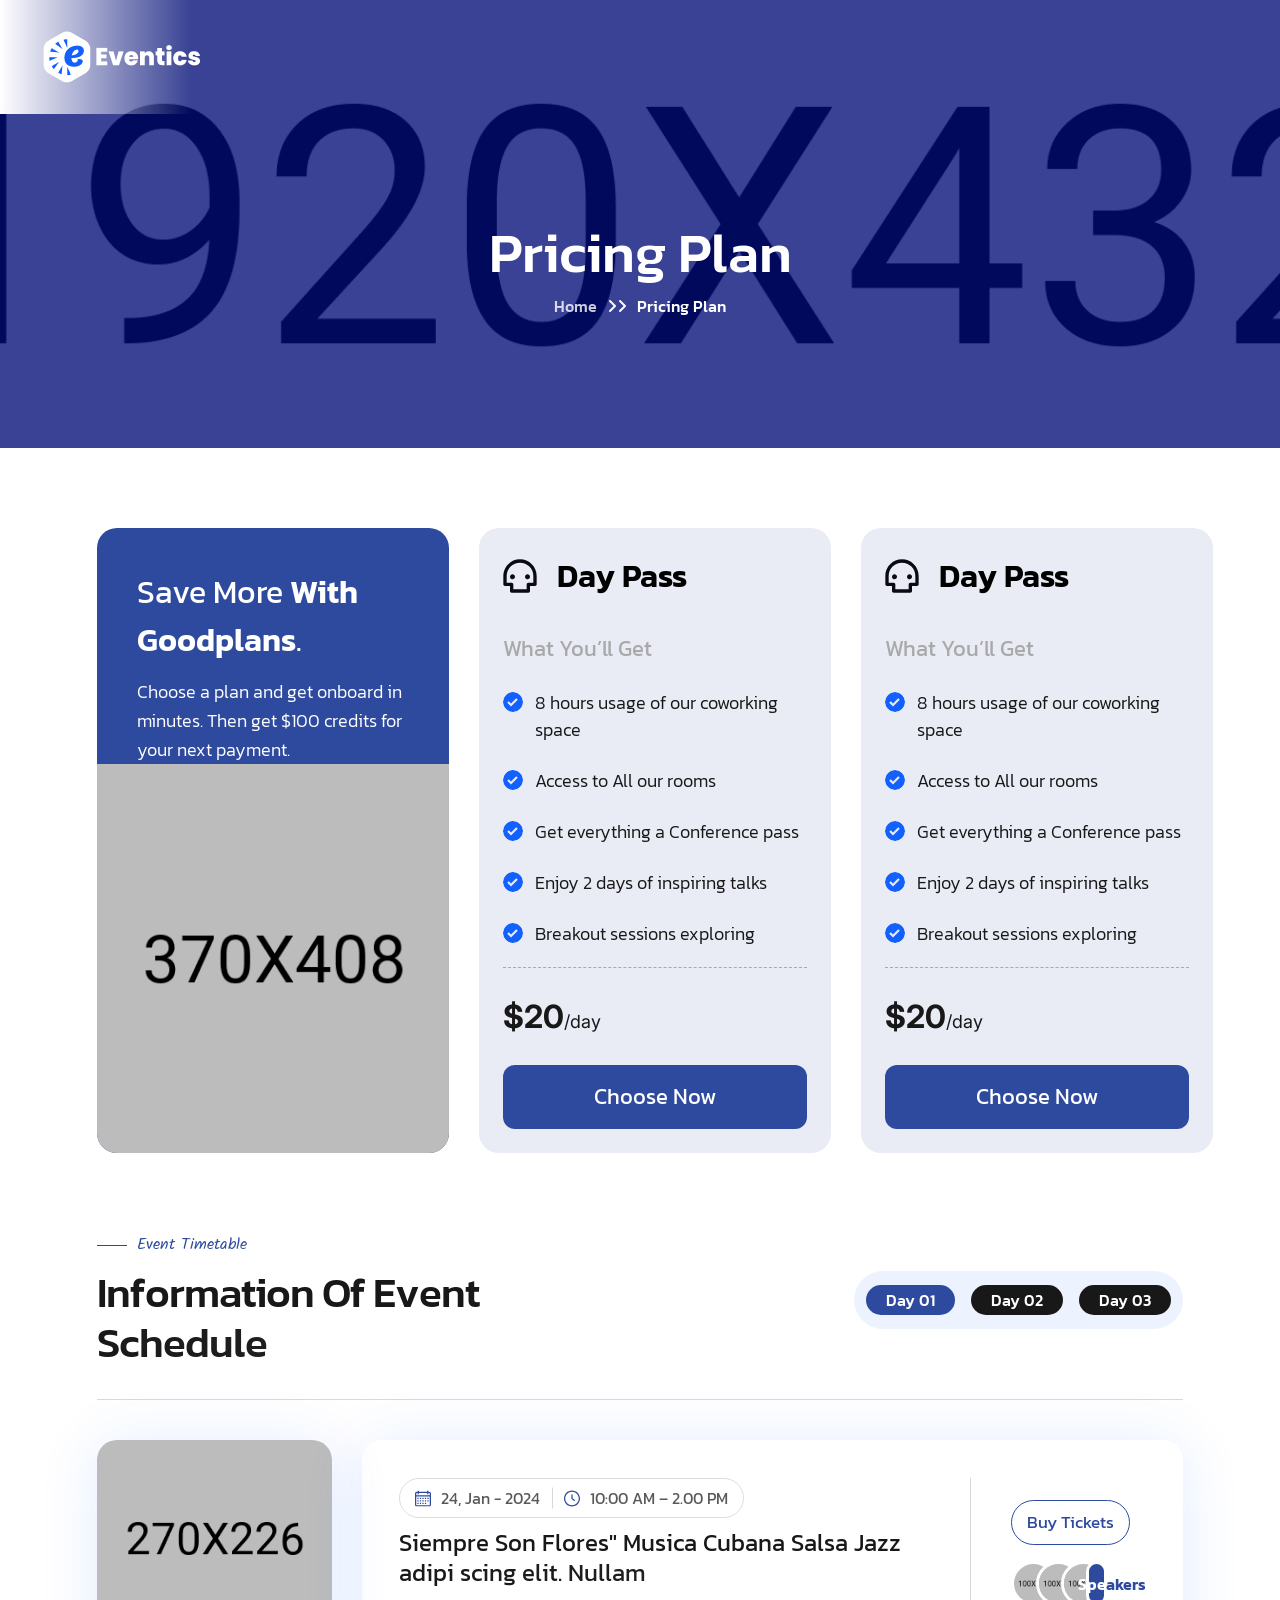
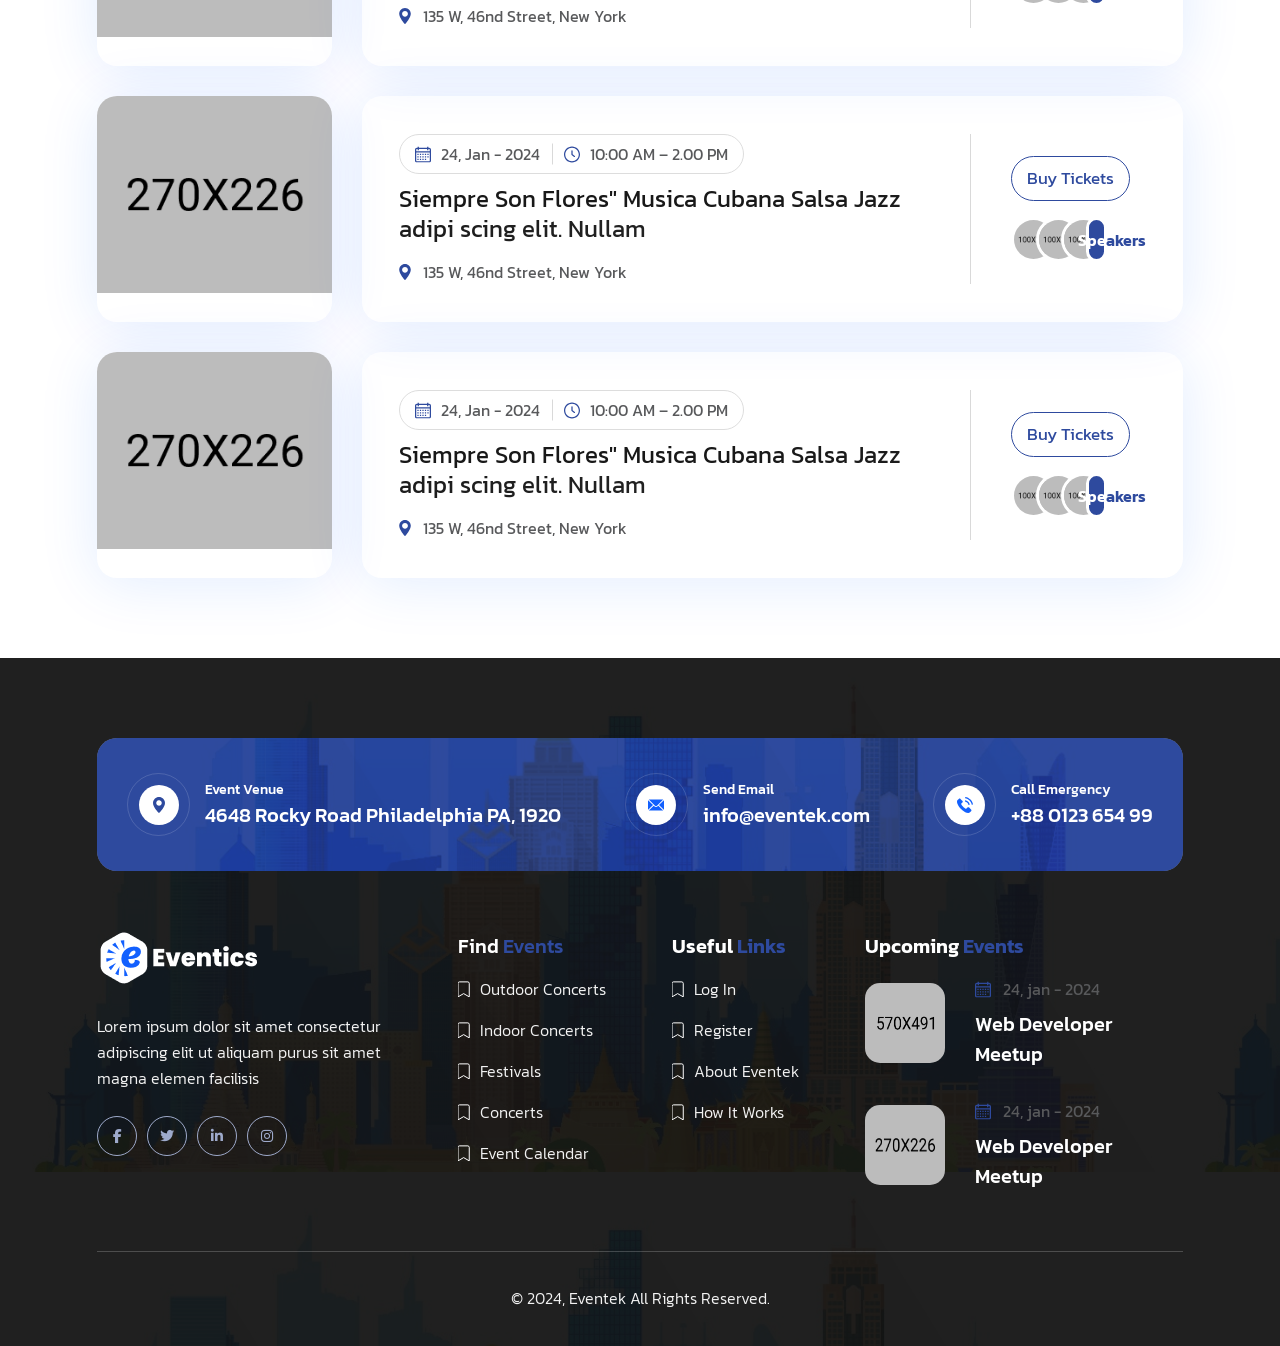
<file: pricing.html>
<!doctype html>
<html>

<head>
    <meta charset="UTF-8" />
    <meta name="viewport" content="width=device-width, initial-scale=1.0" />
    <link rel="stylesheet" href="assets/vendor/font-awesome/all.min.css" />
    <link rel="stylesheet" href="assets/vendor/swiper/swiper-bundle.min.css" />
    <link rel="stylesheet" href="assets/vendor/splide/splide.min.css" />
    <link rel="stylesheet" href="assets/vendor/slim-select/slimselect.css" />
    <title>Eventics</title>

    <!-- tailwind css -->
    <link href="src/output.css" rel="stylesheet" />

    <!-- custom css -->
    <link href="assets/css/style.css" rel="stylesheet" />
</head>

<body>
    <!-- overlay -->
    <div class="et-overlay group">
        <div class="opacity-0 pointer-events-none group-[.active]:opacity-100 group-[.active]:pointer-events-auto transition ease-linear duration-300  bg-etBlack/80 fixed inset-0 z-[60]"></div>
    </div>
    <!-- overlay -->

    <!-- sidebar -->
    <div class="et-sidebar group">
        <div class=" group-[.active]:translate-x-0 translate-x-[100%] transition-transform ease-linear duration-300 fixed right-0 w-full max-w-[25%] xl:max-w-[30%] lg:max-w-[40%] md:max-w-[50%] sm:max-w-[60%] xxs:max-w-full bg-[#18377e] h-full z-[100] overflow-auto p-[50px] lg:p-[30px] space-y-[40px]">
            <!-- heading -->
            <div class="et-sidebar-heading">
                <div class="logo flex justify-between items-center">
                    <a href="index.html"><img src="assets/img/logo-white.png" alt="logo"></a>

                    <button type="button" class="et-sidebar-close-btn border border-white/50 w-[45px] aspect-square shrink-0 text-white text-[22px] rounded-full hover:text-etBlue hover:bg-white"><i class="fa-solid fa-xmark"></i></button>
                </div>
            </div>

            <!-- mobile menu -->
            <div class="et-header-nav-in-mobile"></div>
        </div>
    </div>

    <!-- HEADER SECTION START -->
    <header class="et-header to-be-fixed py-[30px] xxs:py-[20px] fixed top-0 w-full px-[155px] xxxl:px-[100px] xxl:px-[40px] xs:px-[20px] z-50">
        <div class="flex justify-between items-center">
            <!-- logo -->
            <div class="logo shrink-0">
                <a href="index.html">
                    <img src="assets/img/logo-white.png" alt="logo">
                </a>
            </div>

            <div class="right flex items-center gap-[60px] xl:gap-[30px]">
                <div class="to-go-to-sidebar-in-mobile flex md:flex-col md:items-start items-center gap-[100px] xl:gap-[30px] md:gap-y-[15px]">
                    <!-- nav -->
                    <ul class="et-header-nav flex md:flex-col gap-x-[43px] xl:gap-x-[33px] font-kanit text-[17px] font-normal">
                        <li class="has-sub-menu relative">
                            <a role="button">Home</a>

                            <ul class="et-header-submenu">
                                <li><a href="index.html">Home</a></li>
                                <li><a href="index-2.html">Home 02</a></li>
                                <li><a href="index-3.html">Home 03</a></li>
                            </ul>
                        </li>
                        <li><a href="about.html">About us</a></li>
                        <li class="has-sub-menu relative">
                            <a role="button">Events</a>

                            <ul class="et-header-submenu">
                                <li><a href="events.html">All Events</a></li>
                                <li><a href="event-details.html">Events Details</a></li>
                            </ul>
                        </li>
                        <li class="has-sub-menu relative">
                            <a role="button">Pages</a>

                            <ul class="et-header-submenu">
                                <li><a href="pricing.html">Pricing Plan</a></li>
                                <li><a href="gallery.html">Gallery</a></li>
                                <li><a href="faq.html">FAQ</a></li>
                                <li><a href="sponsor.html">Sponsors</a></li>
                                <li><a href="venue.html">Venue</a></li>
                                <li><a href="404.html">Error 404</a></li>
                            </ul>
                        </li>
                        <li class="has-sub-menu relative">
                            <a role="button">Team</a>

                            <ul class="et-header-submenu">
                                <li><a href="team.html">Team Members</a></li>
                                <li><a href="team-member-details.html">Team Details</a></li>
                            </ul>
                        </li>
                        <li class="has-sub-menu relative">
                            <a role="button">News</a>

                            <ul class="et-header-submenu">
                                <li><a href="news.html">All News</a></li>
                                <li><a href="news-details.html">News Details</a></li>
                            </ul>
                        </li>
                        <li><a href="contact.html">Contact</a></li>
                    </ul>

                    <!-- button -->
                    <a href="#" class="et-btn bg-white flex items-center justify-center gap-x-[15px] h-[50px] px-[15px] text-etBlue font-medium text-[17px] rounded-full group">
                        <span class="icon">
                            <svg width="27" height="16" viewBox="0 0 27 16" fill="none" xmlns="http://www.w3.org/2000/svg">
                                <path d="M8.02101 0H0.844661C0.378197 0 0 0.378144 0 0.844662V5.12625C0 5.59277 0.378197 5.97091 0.844661 5.97091C1.96347 5.97091 2.8737 6.88114 2.8737 8C2.8737 9.11886 1.96347 10.029 0.844661 10.029C0.378197 10.029 0 10.4071 0 10.8736V15.1553C0 15.6218 0.378197 15.9999 0.844661 15.9999H8.02101V0Z" class="fill-etBlue group-hover:fill-white transition" />
                                <path d="M26.0001 5.97091C26.4665 5.97091 26.8447 5.59277 26.8447 5.12625V0.844662C26.8447 0.378144 26.4665 0 26.0001 0H9.71094V16H26.0001C26.4665 16 26.8447 15.6219 26.8447 15.1553V10.8737C26.8447 10.4072 26.4665 10.029 26.0001 10.029C24.8813 10.029 23.971 9.11886 23.971 8C23.971 6.88114 24.8813 5.97091 26.0001 5.97091Z" class="fill-etBlue group-hover:fill-white transition" />
                            </svg>
                        </span>
                        Get Tickets</a>
                </div>

                <!-- mobile menu button -->
                <button type="button" class="et-mobile-menu-open-btn hidden md:inline-block bg-etBlue rounded-full w-[50px] aspect-square text-white text-[18px] hover:bg-etBlue"><i class="fa-solid fa-bars"></i></button>
            </div>
        </div>
    </header>
    <!-- HEADER SECTION END -->

    <main>
        <!-- BREADCRUMB SECTION START -->
        <section class="et-breadcrumb bg-[#000D83] pt-[210px] lg:pt-[190px] sm:pt-[160px] pb-[130px] lg:pb-[110px] sm:pb-[80px] relative z-[1] before:absolute before:inset-0 before:bg-[url('../assets/img/breadcrumb-bg.jpg')] before:bg-no-repeat before:bg-cover before:bg-center before:-z-[1] before:opacity-30">
            <div class="container mx-auto max-w-[1200px] px-[12px] xl:max-w-full text-center text-white">
                <h1 class="et-breadcrumb-title font-medium text-[56px] md:text-[50px] xs:text-[45px]">Pricing Plan</h1>
                <ul class="inline-flex items-center gap-[10px] font-medium text-[16px]">
                    <li class="opacity-80"><a href="index.html" class="hover:text-etBlue">Home</a></li>
                    <li><i class="fa-solid fa-angle-right"></i><i class="fa-solid fa-angle-right"></i></li>
                    <li class="current-page">Pricing Plan</li>
                </ul>
            </div>
        </section>
        <!-- BREADCRUMB SECTION END -->


        <!-- PRICING PLANS SECTION -->
        <section class="pt-[130px] xl:pt-[80px] md:pt-[60px] pb-[65px] xl:pb-[40px] md:pb-[30px]">
            <div class="container mx-auto max-w-[calc(100%-37.1vw)] xxxl:max-w-[calc(100%-350px)] xl:max-w-[calc(100%-170px)] px-[12px] lg:max-w-full">
                <div class="grid grid-cols-3 md:grid-cols-2 gap-[30px] xs:grid-cols-1 -mr-[30px] xs:mr-0 justify-items-center">
                    <!-- pricing plans banner -->
                    <div class="lg:col-span-3 xs:col-span-full">
                        <div class="bg-etBlue rounded-[20px] overflow-hidden text-white max-w-[370px] xxs:max-w-full">
                            <div class="p-[40px] sm:p-[30px] pb-0">
                                <h3 class="text-[32px] mb-[14px]">Save More <span class="font-semibold">With Goodplans</span>.</h3>
                                <p class="font-light text-[18px]">Choose a plan and get onboard in minutes. Then get $100 credits for your next payment.</p>
                            </div>
                            <img src="assets/img/pricing-banner-img.png" alt="image">
                        </div>
                    </div>

                    <!-- single plan -->
                    <div class="bg-etBlue/10 p-[24px] rounded-[20px] flex flex-col justify-between min-h-[550px]">
                        <div class="top">
                            <div class="flex gap-[20px] items-center mb-[32px] xxs:mb-[16px]">
                                <span class="icon shrink-0"><img src="assets/img/pricing-plan-icon.svg" alt="icon"></span>
                                <h3 class="font-semibold text-[32px]">Day Pass</h3>
                            </div>
                            <span class="inline-block text-[22px] text-[#A9A9AA] mb-[24px]">What You’ll Get</span>

                            <!-- plan features -->
                            <ul class="space-y-[24px] pb-[20px] border-b border-dashed border-[#A9A9AA] mb-[25px]">
                                <li class="font-light text-[18px] text-etBlack pl-[32px] relative before:absolute before:left-0 before:top-[3px] before:bg-[url('../assets/img/checkmark-circle.png')] before:w-[20px] before:aspect-square before:rounded-full">8 hours usage of our coworking space</li>
                                <li class="font-light text-[18px] text-etBlack pl-[32px] relative before:absolute before:left-0 before:top-[3px] before:bg-[url('../assets/img/checkmark-circle.png')] before:w-[20px] before:aspect-square before:rounded-full">Access to All our rooms</li>
                                <li class="font-light text-[18px] text-etBlack pl-[32px] relative before:absolute before:left-0 before:top-[3px] before:bg-[url('../assets/img/checkmark-circle.png')] before:w-[20px] before:aspect-square before:rounded-full">Get everything a Conference pass</li>
                                <li class="font-light text-[18px] text-etBlack pl-[32px] relative before:absolute before:left-0 before:top-[3px] before:bg-[url('../assets/img/checkmark-circle.png')] before:w-[20px] before:aspect-square before:rounded-full">Enjoy 2 days of inspiring talks</li>
                                <li class="font-light text-[18px] text-etBlack pl-[32px] relative before:absolute before:left-0 before:top-[3px] before:bg-[url('../assets/img/checkmark-circle.png')] before:w-[20px] before:aspect-square before:rounded-full">Breakout sessions exploring</li>
                            </ul>

                            <!-- price -->
                            <h3 class="font-inter font-bold text-[32px] text-etBlack mb-[15px]">$20<span class="font-normal text-[18px]">/day</span></h3>
                        </div>

                        <a href="#" class="inline-flex items-center justify-center bg-etBlue font-normal text-white text-[22px] h-[64px] rounded-[12px] hover:bg-etBlack">Choose Now</a>
                    </div>

                    <!-- single plan -->
                    <div class="bg-etBlue/10 p-[24px] rounded-[20px] flex flex-col justify-between min-h-[550px]">
                        <div class="top">
                            <div class="flex gap-[20px] items-center mb-[32px] xxs:mb-[16px]">
                                <span class="icon shrink-0"><img src="assets/img/pricing-plan-icon.svg" alt="icon"></span>
                                <h3 class="font-semibold text-[32px]">Day Pass</h3>
                            </div>
                            <span class="inline-block text-[22px] text-[#A9A9AA] mb-[24px]">What You’ll Get</span>

                            <!-- plan features -->
                            <ul class="space-y-[24px] pb-[20px] border-b border-dashed border-[#A9A9AA] mb-[25px]">
                                <li class="font-light text-[18px] text-etBlack pl-[32px] relative before:absolute before:left-0 before:top-[3px] before:bg-[url('../assets/img/checkmark-circle.png')] before:w-[20px] before:aspect-square before:rounded-full">8 hours usage of our coworking space</li>
                                <li class="font-light text-[18px] text-etBlack pl-[32px] relative before:absolute before:left-0 before:top-[3px] before:bg-[url('../assets/img/checkmark-circle.png')] before:w-[20px] before:aspect-square before:rounded-full">Access to All our rooms</li>
                                <li class="font-light text-[18px] text-etBlack pl-[32px] relative before:absolute before:left-0 before:top-[3px] before:bg-[url('../assets/img/checkmark-circle.png')] before:w-[20px] before:aspect-square before:rounded-full">Get everything a Conference pass</li>
                                <li class="font-light text-[18px] text-etBlack pl-[32px] relative before:absolute before:left-0 before:top-[3px] before:bg-[url('../assets/img/checkmark-circle.png')] before:w-[20px] before:aspect-square before:rounded-full">Enjoy 2 days of inspiring talks</li>
                                <li class="font-light text-[18px] text-etBlack pl-[32px] relative before:absolute before:left-0 before:top-[3px] before:bg-[url('../assets/img/checkmark-circle.png')] before:w-[20px] before:aspect-square before:rounded-full">Breakout sessions exploring</li>
                            </ul>

                            <!-- price -->
                            <h3 class="font-inter font-bold text-[32px] text-etBlack mb-[15px]">$20<span class="font-normal text-[18px]">/day</span></h3>
                        </div>

                        <a href="#" class="inline-flex items-center justify-center bg-etBlue font-normal text-white text-[22px] h-[64px] rounded-[12px] hover:bg-etBlack">Choose Now</a>
                    </div>
                </div>
            </div>
        </section>
        <!-- PRICING PLANS SECTION -->


        <!-- EVENT SCHEDULE SECTION START -->
        <section class="et-schedules pb-[130px] xl:pb-[80px] md:pb-[60px] pt-[65px] xl:pt-[40px] md:pt-[30px]">
            <div class="container mx-auto max-w-[calc(100%-37.1vw)] xxxl:max-w-[calc(100%-350px)] xl:max-w-[calc(100%-170px)] px-[12px] lg:max-w-full rev-slide-up">
                <!-- heading -->
                <div class="et-schedule-heading flex sm:flex-col justify-between items-center pb-[31px] mb-[40px] gap-[15px] border-b border-[#D9D9D9]">
                    <div class="left xs:text-center max-w-[50%] sm:max-w-full">
                        <h6 class="et-section-sub-title anim-text">Event Timetable</h6>
                        <h2 class="et-section-title anim-text">Information Of Event Schedule</h2>
                    </div>

                    <div class="right">
                        <div class="et-schedules-tab-navs bg-[#EDF3FE] px-[12px] py-[14px] flex flex-w gap-[16px] sm:gap-[12px] rounded-full">
                            <button data-tab="tab1" class="tab-nav bg-etBlack rounded-full px-[20px] py-[3px] text-[16px] font-medium text-white hover:bg-etBlue active">Day 01</button>

                            <button data-tab="tab2" class="tab-nav bg-etBlack rounded-full px-[20px] py-[3px] text-[16px] font-medium text-white hover:bg-etBlue">Day 02</button>

                            <button data-tab="tab3" class="tab-nav bg-etBlack rounded-full px-[20px] py-[3px] text-[16px] font-medium text-white hover:bg-etBlue">Day 03</button>
                        </div>
                    </div>
                </div>

                <!-- events -->
                <div class="et-schedules-tab-container">
                    <div id="tab1" class="et-tab active">
                        <div class="all-scheduled-events space-y-[30px]">
                            <!-- single schedule -->
                            <div class="et-schedule flex md:flex-wrap gap-x-[30px] gap-y-[20px] justify-between rev-slide-up">
                                <!-- img -->
                                <div class="w-[270px] h-[226px] shadow-[0_4px_60px_rgba(18,96,254,0.12)] shrink-0 rounded-[20px] overflow-hidden"><img src="assets/img/evenet-sched-1.jpg" alt="scehduled-event-cover"></div>

                                <!-- text -->
                                <div class="px-[37px] sm:px-[22px] py-[30px] shadow-[0_4px_60px_rgba(18,96,254,0.12)] w-full rounded-[20px] flex gap-y-[15px] xs:flex-col items-center xs:items-start">
                                    <div class="et-schedule__heading pr-[40px] sm:pr-[25px] xs:pr-0 mr-[40px] sm:mr-[25px] xs:mr-0 border-r xs:border-r-0 border-[#d9d9d9]">
                                        <!-- date & time -->
                                        <div class="et-schedule-date-time border border-[rgba(217,217,217,0.89)] py-[7px] px-[15px] rounded-full inline-flex xxs:w-full items-center justify-center gap-x-[24px] gap-y-[10px] mb-[10px] xxs:border-0 xxs:p-0 xxs:justify-start">
                                            <div class="date flex items-center gap-[10px]">
                                                <span class="icon">
                                                    <svg width="16" height="17" viewBox="0 0 16 17" fill="none" xmlns="http://www.w3.org/2000/svg">
                                                        <g clip-path="url(#clip0_2043_1443)">
                                                            <path d="M14.125 1.75H13.375V0.5H12.125V1.75H3.875V0.5H2.625V1.75H1.875C0.841125 1.75 0 2.59113 0 3.625V14.625C0 15.6589 0.841125 16.5 1.875 16.5H14.125C15.1589 16.5 16 15.6589 16 14.625V3.625C16 2.59113 15.1589 1.75 14.125 1.75ZM14.75 14.625C14.75 14.9696 14.4696 15.25 14.125 15.25H1.875C1.53038 15.25 1.25 14.9696 1.25 14.625V6.375H14.75V14.625ZM14.75 5.125H1.25V3.625C1.25 3.28038 1.53038 3 1.875 3H2.625V4.25H3.875V3H12.125V4.25H13.375V3H14.125C14.4696 3 14.75 3.28038 14.75 3.625V5.125Z" fill="var(--et-blue)" />
                                                            <path d="M3.625 7.6875H2.375V8.9375H3.625V7.6875Z" fill="var(--et-blue)" />
                                                            <path d="M6.125 7.6875H4.875V8.9375H6.125V7.6875Z" fill="var(--et-blue)" />
                                                            <path d="M8.625 7.6875H7.375V8.9375H8.625V7.6875Z" fill="var(--et-blue)" />
                                                            <path d="M11.125 7.6875H9.875V8.9375H11.125V7.6875Z" fill="var(--et-blue)" />
                                                            <path d="M13.625 7.6875H12.375V8.9375H13.625V7.6875Z" fill="var(--et-blue)" />
                                                            <path d="M3.625 10.1875H2.375V11.4375H3.625V10.1875Z" fill="var(--et-blue)" />
                                                            <path d="M6.125 10.1875H4.875V11.4375H6.125V10.1875Z" fill="var(--et-blue)" />
                                                            <path d="M8.625 10.1875H7.375V11.4375H8.625V10.1875Z" fill="var(--et-blue)" />
                                                            <path d="M11.125 10.1875H9.875V11.4375H11.125V10.1875Z" fill="var(--et-blue)" />
                                                            <path d="M3.625 12.6875H2.375V13.9375H3.625V12.6875Z" fill="var(--et-blue)" />
                                                            <path d="M6.125 12.6875H4.875V13.9375H6.125V12.6875Z" fill="var(--et-blue)" />
                                                            <path d="M8.625 12.6875H7.375V13.9375H8.625V12.6875Z" fill="var(--et-blue)" />
                                                            <path d="M11.125 12.6875H9.875V13.9375H11.125V12.6875Z" fill="var(--et-blue)" />
                                                            <path d="M13.625 10.1875H12.375V11.4375H13.625V10.1875Z" fill="var(--et-blue)" />
                                                        </g>
                                                    </svg>
                                                </span>

                                                <span class="text-etGray font-normal text-[16px]">24, Jan - 2024</span>
                                            </div>

                                            <div class="time flex items-center gap-[10px] xxs:hidden">
                                                <span class="icon">
                                                    <svg width="16" height="17" viewBox="0 0 16 17" fill="none" xmlns="http://www.w3.org/2000/svg">
                                                        <path d="M10.8505 9.91291L8.61967 8.23979V4.8316C8.61967 4.48891 8.34266 4.21191 7.99998 4.21191C7.65729 4.21191 7.38029 4.48891 7.38029 4.8316V8.54966C7.38029 8.74485 7.47201 8.92892 7.62817 9.04541L10.1069 10.9044C10.2138 10.985 10.3441 11.0285 10.478 11.0284C10.667 11.0284 10.8529 10.9435 10.9744 10.7799C11.1802 10.5066 11.1244 10.118 10.8505 9.91291Z" fill="var(--et-blue)" />
                                                        <path d="M8 0.5C3.58853 0.5 0 4.08853 0 8.5C0 12.9115 3.58853 16.5 8 16.5C12.4115 16.5 16 12.9115 16 8.5C16 4.08853 12.4115 0.5 8 0.5ZM8 15.2607C4.27266 15.2607 1.23934 12.2273 1.23934 8.5C1.23934 4.77266 4.27266 1.73934 8 1.73934C11.728 1.73934 14.7607 4.77266 14.7607 8.5C14.7607 12.2273 11.7273 15.2607 8 15.2607Z" fill="var(--et-blue)" />
                                                    </svg>
                                                </span>

                                                <span class="text-etGray font-normal text-[16px]">10:00 AM – 2.00 PM</span>
                                            </div>
                                        </div>

                                        <!-- title -->
                                        <h3 class="et-schedule-title text-[24px] sm:text-[22px] font-regular text-etBlack leading-[1.25] mb-[16px] anim-text"><a href="event-details.html" class="hover:text-etBlue">Siempre Son Flores" Musica Cubana Salsa Jazz adipi scing elit. Nullam</a></h3>

                                        <!-- location -->
                                        <div class="et-schedule-loaction flex items-center gap-[12px]">
                                            <span class="icon">
                                                <svg width="12" height="16" viewBox="0 0 12 16" fill="none" xmlns="http://www.w3.org/2000/svg">
                                                    <path d="M5.99998 0C2.80482 0 0.205383 2.59944 0.205383 5.79456C0.205383 9.75981 5.39098 15.581 5.61176 15.8269C5.81913 16.0579 6.1812 16.0575 6.3882 15.8269C6.60898 15.581 11.7946 9.75981 11.7946 5.79456C11.7945 2.59944 9.1951 0 5.99998 0ZM5.99998 8.70997C4.39241 8.70997 3.0846 7.40212 3.0846 5.79456C3.0846 4.187 4.39245 2.87919 5.99998 2.87919C7.60751 2.87919 8.91532 4.18703 8.91532 5.79459C8.91532 7.40216 7.60751 8.70997 5.99998 8.70997Z" fill="var(--et-blue)" />
                                                </svg>
                                            </span>
                                            <h6 class="text-[16px] text-etGray">135 W, 46nd Street, New York</h6>
                                        </div>
                                    </div>

                                    <div class="flex shrink-0 xxl:flex-col flex-wrap items-center xxl:items-start gap-x-[30px] gap-y-[16px]">
                                        <a href="event-details.html" class="et-btn border border-etBlue text-etBlue inline-flex items-center justify-center gap-x-[13px] h-[45px] px-[15px] font-normal text-[17px] rounded-full hover:!bg-etBlue hover:!text-white">Buy Tickets</a>
                                        <div class="flex items-center">
                                            <div class="flex *:-ml-[20px]">
                                                <img src="assets/img/reviewer-1.png" alt="Person" class="w-[45px] h-[45px] rounded-full border-[3px] border-white first:ml-0">
                                                <img src="assets/img/reviewer-2.png" alt="Person" class="w-[45px] h-[45px] rounded-full border-[3px] border-white first:ml-0">
                                                <img src="assets/img/reviewer-3.png" alt="Person" class="w-[45px] h-[45px] rounded-full border-[3px] border-white first:ml-0">
                                                <div class="w-[45px] h-[45px] rounded-full border-[3px] border-white first:ml-0 text-white bg-etBlue font-semibold flex items-center justify-center text-[16px]"></div>
                                            </div>
                                            <span class="font-semibold text-etBlue text-[16px] -ml-[29px]"><span class="text-white">Spe</span>akers</span>
                                        </div>
                                    </div>
                                </div>
                            </div>

                            <!-- single schedule -->
                            <div class="et-schedule flex md:flex-wrap gap-x-[30px] gap-y-[20px] justify-between rev-slide-up">
                                <!-- img -->
                                <div class="w-[270px] h-[226px] shadow-[0_4px_60px_rgba(18,96,254,0.12)] shrink-0 rounded-[20px] overflow-hidden"><img src="assets/img/evenet-sched-2.jpg" alt="scehduled-event-cover"></div>

                                <!-- text -->
                                <div class="px-[37px] sm:px-[22px] py-[30px] shadow-[0_4px_60px_rgba(18,96,254,0.12)] w-full rounded-[20px] flex gap-y-[15px] xs:flex-col items-center xs:items-start">
                                    <div class="et-schedule__heading pr-[40px] sm:pr-[25px] xs:pr-0 mr-[40px] sm:mr-[25px] xs:mr-0 border-r xs:border-r-0 border-[#d9d9d9]">
                                        <!-- date & time -->
                                        <div class="et-schedule-date-time border border-[rgba(217,217,217,0.89)] py-[7px] px-[15px] rounded-full inline-flex xxs:w-full items-center justify-center gap-x-[24px] gap-y-[10px] mb-[10px] xxs:border-0 xxs:p-0 xxs:justify-start">
                                            <div class="date flex items-center gap-[10px]">
                                                <span class="icon">
                                                    <svg width="16" height="17" viewBox="0 0 16 17" fill="none" xmlns="http://www.w3.org/2000/svg">
                                                        <g clip-path="url(#clip0_2043_1443)">
                                                            <path d="M14.125 1.75H13.375V0.5H12.125V1.75H3.875V0.5H2.625V1.75H1.875C0.841125 1.75 0 2.59113 0 3.625V14.625C0 15.6589 0.841125 16.5 1.875 16.5H14.125C15.1589 16.5 16 15.6589 16 14.625V3.625C16 2.59113 15.1589 1.75 14.125 1.75ZM14.75 14.625C14.75 14.9696 14.4696 15.25 14.125 15.25H1.875C1.53038 15.25 1.25 14.9696 1.25 14.625V6.375H14.75V14.625ZM14.75 5.125H1.25V3.625C1.25 3.28038 1.53038 3 1.875 3H2.625V4.25H3.875V3H12.125V4.25H13.375V3H14.125C14.4696 3 14.75 3.28038 14.75 3.625V5.125Z" fill="var(--et-blue)" />
                                                            <path d="M3.625 7.6875H2.375V8.9375H3.625V7.6875Z" fill="var(--et-blue)" />
                                                            <path d="M6.125 7.6875H4.875V8.9375H6.125V7.6875Z" fill="var(--et-blue)" />
                                                            <path d="M8.625 7.6875H7.375V8.9375H8.625V7.6875Z" fill="var(--et-blue)" />
                                                            <path d="M11.125 7.6875H9.875V8.9375H11.125V7.6875Z" fill="var(--et-blue)" />
                                                            <path d="M13.625 7.6875H12.375V8.9375H13.625V7.6875Z" fill="var(--et-blue)" />
                                                            <path d="M3.625 10.1875H2.375V11.4375H3.625V10.1875Z" fill="var(--et-blue)" />
                                                            <path d="M6.125 10.1875H4.875V11.4375H6.125V10.1875Z" fill="var(--et-blue)" />
                                                            <path d="M8.625 10.1875H7.375V11.4375H8.625V10.1875Z" fill="var(--et-blue)" />
                                                            <path d="M11.125 10.1875H9.875V11.4375H11.125V10.1875Z" fill="var(--et-blue)" />
                                                            <path d="M3.625 12.6875H2.375V13.9375H3.625V12.6875Z" fill="var(--et-blue)" />
                                                            <path d="M6.125 12.6875H4.875V13.9375H6.125V12.6875Z" fill="var(--et-blue)" />
                                                            <path d="M8.625 12.6875H7.375V13.9375H8.625V12.6875Z" fill="var(--et-blue)" />
                                                            <path d="M11.125 12.6875H9.875V13.9375H11.125V12.6875Z" fill="var(--et-blue)" />
                                                            <path d="M13.625 10.1875H12.375V11.4375H13.625V10.1875Z" fill="var(--et-blue)" />
                                                        </g>
                                                    </svg>
                                                </span>

                                                <span class="text-etGray font-normal text-[16px]">24, Jan - 2024</span>
                                            </div>

                                            <div class="time flex items-center gap-[10px] xxs:hidden">
                                                <span class="icon">
                                                    <svg width="16" height="17" viewBox="0 0 16 17" fill="none" xmlns="http://www.w3.org/2000/svg">
                                                        <path d="M10.8505 9.91291L8.61967 8.23979V4.8316C8.61967 4.48891 8.34266 4.21191 7.99998 4.21191C7.65729 4.21191 7.38029 4.48891 7.38029 4.8316V8.54966C7.38029 8.74485 7.47201 8.92892 7.62817 9.04541L10.1069 10.9044C10.2138 10.985 10.3441 11.0285 10.478 11.0284C10.667 11.0284 10.8529 10.9435 10.9744 10.7799C11.1802 10.5066 11.1244 10.118 10.8505 9.91291Z" fill="var(--et-blue)" />
                                                        <path d="M8 0.5C3.58853 0.5 0 4.08853 0 8.5C0 12.9115 3.58853 16.5 8 16.5C12.4115 16.5 16 12.9115 16 8.5C16 4.08853 12.4115 0.5 8 0.5ZM8 15.2607C4.27266 15.2607 1.23934 12.2273 1.23934 8.5C1.23934 4.77266 4.27266 1.73934 8 1.73934C11.728 1.73934 14.7607 4.77266 14.7607 8.5C14.7607 12.2273 11.7273 15.2607 8 15.2607Z" fill="var(--et-blue)" />
                                                    </svg>
                                                </span>

                                                <span class="text-etGray font-normal text-[16px]">10:00 AM – 2.00 PM</span>
                                            </div>
                                        </div>

                                        <!-- title -->
                                        <h3 class="et-schedule-title text-[24px] sm:text-[22px] font-regular text-etBlack leading-[1.25] mb-[16px] anim-text"><a href="event-details.html" class="hover:text-etBlue">Siempre Son Flores" Musica Cubana Salsa Jazz adipi scing elit. Nullam</a></h3>

                                        <!-- location -->
                                        <div class="et-schedule-loaction flex items-center gap-[12px]">
                                            <span class="icon">
                                                <svg width="12" height="16" viewBox="0 0 12 16" fill="none" xmlns="http://www.w3.org/2000/svg">
                                                    <path d="M5.99998 0C2.80482 0 0.205383 2.59944 0.205383 5.79456C0.205383 9.75981 5.39098 15.581 5.61176 15.8269C5.81913 16.0579 6.1812 16.0575 6.3882 15.8269C6.60898 15.581 11.7946 9.75981 11.7946 5.79456C11.7945 2.59944 9.1951 0 5.99998 0ZM5.99998 8.70997C4.39241 8.70997 3.0846 7.40212 3.0846 5.79456C3.0846 4.187 4.39245 2.87919 5.99998 2.87919C7.60751 2.87919 8.91532 4.18703 8.91532 5.79459C8.91532 7.40216 7.60751 8.70997 5.99998 8.70997Z" fill="var(--et-blue)" />
                                                </svg>
                                            </span>
                                            <h6 class="text-[16px] text-etGray">135 W, 46nd Street, New York</h6>
                                        </div>
                                    </div>

                                    <div class="flex shrink-0 xxl:flex-col flex-wrap items-center xxl:items-start gap-x-[30px] gap-y-[16px]">
                                        <a href="event-details.html" class="et-btn border border-etBlue text-etBlue inline-flex items-center justify-center gap-x-[13px] h-[45px] px-[15px] font-normal text-[17px] rounded-full hover:!bg-etBlue hover:!text-white">Buy Tickets</a>
                                        <div class="flex items-center">
                                            <div class="flex *:-ml-[20px]">
                                                <img src="assets/img/reviewer-1.png" alt="Person" class="w-[45px] h-[45px] rounded-full border-[3px] border-white first:ml-0">
                                                <img src="assets/img/reviewer-2.png" alt="Person" class="w-[45px] h-[45px] rounded-full border-[3px] border-white first:ml-0">
                                                <img src="assets/img/reviewer-3.png" alt="Person" class="w-[45px] h-[45px] rounded-full border-[3px] border-white first:ml-0">
                                                <div class="w-[45px] h-[45px] rounded-full border-[3px] border-white first:ml-0 text-white bg-etBlue font-semibold flex items-center justify-center text-[16px]"></div>
                                            </div>
                                            <span class="font-semibold text-etBlue text-[16px] -ml-[29px]"><span class="text-white">Spe</span>akers</span>
                                        </div>
                                    </div>
                                </div>
                            </div>

                            <!-- single schedule -->
                            <div class="et-schedule flex md:flex-wrap gap-x-[30px] gap-y-[20px] justify-between rev-slide-up">
                                <!-- img -->
                                <div class="w-[270px] h-[226px] shadow-[0_4px_60px_rgba(18,96,254,0.12)] shrink-0 rounded-[20px] overflow-hidden"><img src="assets/img/evenet-sched-3.jpg" alt="scehduled-event-cover"></div>

                                <!-- text -->
                                <div class="px-[37px] sm:px-[22px] py-[30px] shadow-[0_4px_60px_rgba(18,96,254,0.12)] w-full rounded-[20px] flex gap-y-[15px] xs:flex-col items-center xs:items-start">
                                    <div class="et-schedule__heading pr-[40px] sm:pr-[25px] xs:pr-0 mr-[40px] sm:mr-[25px] xs:mr-0 border-r xs:border-r-0 border-[#d9d9d9]">
                                        <!-- date & time -->
                                        <div class="et-schedule-date-time border border-[rgba(217,217,217,0.89)] py-[7px] px-[15px] rounded-full inline-flex xxs:w-full items-center justify-center gap-x-[24px] gap-y-[10px] mb-[10px] xxs:border-0 xxs:p-0 xxs:justify-start">
                                            <div class="date flex items-center gap-[10px]">
                                                <span class="icon">
                                                    <svg width="16" height="17" viewBox="0 0 16 17" fill="none" xmlns="http://www.w3.org/2000/svg">
                                                        <g clip-path="url(#clip0_2043_1443)">
                                                            <path d="M14.125 1.75H13.375V0.5H12.125V1.75H3.875V0.5H2.625V1.75H1.875C0.841125 1.75 0 2.59113 0 3.625V14.625C0 15.6589 0.841125 16.5 1.875 16.5H14.125C15.1589 16.5 16 15.6589 16 14.625V3.625C16 2.59113 15.1589 1.75 14.125 1.75ZM14.75 14.625C14.75 14.9696 14.4696 15.25 14.125 15.25H1.875C1.53038 15.25 1.25 14.9696 1.25 14.625V6.375H14.75V14.625ZM14.75 5.125H1.25V3.625C1.25 3.28038 1.53038 3 1.875 3H2.625V4.25H3.875V3H12.125V4.25H13.375V3H14.125C14.4696 3 14.75 3.28038 14.75 3.625V5.125Z" fill="var(--et-blue)" />
                                                            <path d="M3.625 7.6875H2.375V8.9375H3.625V7.6875Z" fill="var(--et-blue)" />
                                                            <path d="M6.125 7.6875H4.875V8.9375H6.125V7.6875Z" fill="var(--et-blue)" />
                                                            <path d="M8.625 7.6875H7.375V8.9375H8.625V7.6875Z" fill="var(--et-blue)" />
                                                            <path d="M11.125 7.6875H9.875V8.9375H11.125V7.6875Z" fill="var(--et-blue)" />
                                                            <path d="M13.625 7.6875H12.375V8.9375H13.625V7.6875Z" fill="var(--et-blue)" />
                                                            <path d="M3.625 10.1875H2.375V11.4375H3.625V10.1875Z" fill="var(--et-blue)" />
                                                            <path d="M6.125 10.1875H4.875V11.4375H6.125V10.1875Z" fill="var(--et-blue)" />
                                                            <path d="M8.625 10.1875H7.375V11.4375H8.625V10.1875Z" fill="var(--et-blue)" />
                                                            <path d="M11.125 10.1875H9.875V11.4375H11.125V10.1875Z" fill="var(--et-blue)" />
                                                            <path d="M3.625 12.6875H2.375V13.9375H3.625V12.6875Z" fill="var(--et-blue)" />
                                                            <path d="M6.125 12.6875H4.875V13.9375H6.125V12.6875Z" fill="var(--et-blue)" />
                                                            <path d="M8.625 12.6875H7.375V13.9375H8.625V12.6875Z" fill="var(--et-blue)" />
                                                            <path d="M11.125 12.6875H9.875V13.9375H11.125V12.6875Z" fill="var(--et-blue)" />
                                                            <path d="M13.625 10.1875H12.375V11.4375H13.625V10.1875Z" fill="var(--et-blue)" />
                                                        </g>
                                                    </svg>
                                                </span>

                                                <span class="text-etGray font-normal text-[16px]">24, Jan - 2024</span>
                                            </div>

                                            <div class="time flex items-center gap-[10px] xxs:hidden">
                                                <span class="icon">
                                                    <svg width="16" height="17" viewBox="0 0 16 17" fill="none" xmlns="http://www.w3.org/2000/svg">
                                                        <path d="M10.8505 9.91291L8.61967 8.23979V4.8316C8.61967 4.48891 8.34266 4.21191 7.99998 4.21191C7.65729 4.21191 7.38029 4.48891 7.38029 4.8316V8.54966C7.38029 8.74485 7.47201 8.92892 7.62817 9.04541L10.1069 10.9044C10.2138 10.985 10.3441 11.0285 10.478 11.0284C10.667 11.0284 10.8529 10.9435 10.9744 10.7799C11.1802 10.5066 11.1244 10.118 10.8505 9.91291Z" fill="var(--et-blue)" />
                                                        <path d="M8 0.5C3.58853 0.5 0 4.08853 0 8.5C0 12.9115 3.58853 16.5 8 16.5C12.4115 16.5 16 12.9115 16 8.5C16 4.08853 12.4115 0.5 8 0.5ZM8 15.2607C4.27266 15.2607 1.23934 12.2273 1.23934 8.5C1.23934 4.77266 4.27266 1.73934 8 1.73934C11.728 1.73934 14.7607 4.77266 14.7607 8.5C14.7607 12.2273 11.7273 15.2607 8 15.2607Z" fill="var(--et-blue)" />
                                                    </svg>
                                                </span>

                                                <span class="text-etGray font-normal text-[16px]">10:00 AM – 2.00 PM</span>
                                            </div>
                                        </div>

                                        <!-- title -->
                                        <h3 class="et-schedule-title text-[24px] sm:text-[22px] font-regular text-etBlack leading-[1.25] mb-[16px] anim-text"><a href="event-details.html" class="hover:text-etBlue">Siempre Son Flores" Musica Cubana Salsa Jazz adipi scing elit. Nullam</a></h3>

                                        <!-- location -->
                                        <div class="et-schedule-loaction flex items-center gap-[12px]">
                                            <span class="icon">
                                                <svg width="12" height="16" viewBox="0 0 12 16" fill="none" xmlns="http://www.w3.org/2000/svg">
                                                    <path d="M5.99998 0C2.80482 0 0.205383 2.59944 0.205383 5.79456C0.205383 9.75981 5.39098 15.581 5.61176 15.8269C5.81913 16.0579 6.1812 16.0575 6.3882 15.8269C6.60898 15.581 11.7946 9.75981 11.7946 5.79456C11.7945 2.59944 9.1951 0 5.99998 0ZM5.99998 8.70997C4.39241 8.70997 3.0846 7.40212 3.0846 5.79456C3.0846 4.187 4.39245 2.87919 5.99998 2.87919C7.60751 2.87919 8.91532 4.18703 8.91532 5.79459C8.91532 7.40216 7.60751 8.70997 5.99998 8.70997Z" fill="var(--et-blue)" />
                                                </svg>
                                            </span>
                                            <h6 class="text-[16px] text-etGray">135 W, 46nd Street, New York</h6>
                                        </div>
                                    </div>

                                    <div class="flex shrink-0 xxl:flex-col flex-wrap items-center xxl:items-start gap-x-[30px] gap-y-[16px]">
                                        <a href="event-details.html" class="et-btn border border-etBlue text-etBlue inline-flex items-center justify-center gap-x-[13px] h-[45px] px-[15px] font-normal text-[17px] rounded-full hover:!bg-etBlue hover:!text-white">Buy Tickets</a>
                                        <div class="flex items-center">
                                            <div class="flex *:-ml-[20px]">
                                                <img src="assets/img/reviewer-1.png" alt="Person" class="w-[45px] h-[45px] rounded-full border-[3px] border-white first:ml-0">
                                                <img src="assets/img/reviewer-2.png" alt="Person" class="w-[45px] h-[45px] rounded-full border-[3px] border-white first:ml-0">
                                                <img src="assets/img/reviewer-3.png" alt="Person" class="w-[45px] h-[45px] rounded-full border-[3px] border-white first:ml-0">
                                                <div class="w-[45px] h-[45px] rounded-full border-[3px] border-white first:ml-0 text-white bg-etBlue font-semibold flex items-center justify-center text-[16px]"></div>
                                            </div>
                                            <span class="font-semibold text-etBlue text-[16px] -ml-[29px]"><span class="text-white">Spe</span>akers</span>
                                        </div>
                                    </div>
                                </div>
                            </div>
                        </div>
                    </div>

                    <div id="tab2" class="et-tab">
                        <div class="all-scheduled-events space-y-[30px]">
                            <!-- single schedule -->
                            <div class="et-schedule flex md:flex-wrap gap-x-[30px] gap-y-[20px] justify-between rev-slide-up">
                                <!-- img -->
                                <div class="w-[270px] h-[226px] shadow-[0_4px_60px_rgba(18,96,254,0.12)] shrink-0 rounded-[20px] overflow-hidden"><img src="assets/img/evenet-sched-2.jpg" alt="scehduled-event-cover"></div>

                                <!-- text -->
                                <div class="px-[37px] sm:px-[22px] py-[30px] shadow-[0_4px_60px_rgba(18,96,254,0.12)] w-full rounded-[20px] flex gap-y-[15px] xs:flex-col items-center xs:items-start">
                                    <div class="et-schedule__heading pr-[40px] sm:pr-[25px] xs:pr-0 mr-[40px] sm:mr-[25px] xs:mr-0 border-r xs:border-r-0 border-[#d9d9d9]">
                                        <!-- date & time -->
                                        <div class="et-schedule-date-time border border-[rgba(217,217,217,0.89)] py-[7px] px-[15px] rounded-full inline-flex xxs:w-full items-center justify-center gap-x-[24px] gap-y-[10px] mb-[10px] xxs:border-0 xxs:p-0 xxs:justify-start">
                                            <div class="date flex items-center gap-[10px]">
                                                <span class="icon">
                                                    <svg width="16" height="17" viewBox="0 0 16 17" fill="none" xmlns="http://www.w3.org/2000/svg">
                                                        <g clip-path="url(#clip0_2043_1443)">
                                                            <path d="M14.125 1.75H13.375V0.5H12.125V1.75H3.875V0.5H2.625V1.75H1.875C0.841125 1.75 0 2.59113 0 3.625V14.625C0 15.6589 0.841125 16.5 1.875 16.5H14.125C15.1589 16.5 16 15.6589 16 14.625V3.625C16 2.59113 15.1589 1.75 14.125 1.75ZM14.75 14.625C14.75 14.9696 14.4696 15.25 14.125 15.25H1.875C1.53038 15.25 1.25 14.9696 1.25 14.625V6.375H14.75V14.625ZM14.75 5.125H1.25V3.625C1.25 3.28038 1.53038 3 1.875 3H2.625V4.25H3.875V3H12.125V4.25H13.375V3H14.125C14.4696 3 14.75 3.28038 14.75 3.625V5.125Z" fill="var(--et-blue)" />
                                                            <path d="M3.625 7.6875H2.375V8.9375H3.625V7.6875Z" fill="var(--et-blue)" />
                                                            <path d="M6.125 7.6875H4.875V8.9375H6.125V7.6875Z" fill="var(--et-blue)" />
                                                            <path d="M8.625 7.6875H7.375V8.9375H8.625V7.6875Z" fill="var(--et-blue)" />
                                                            <path d="M11.125 7.6875H9.875V8.9375H11.125V7.6875Z" fill="var(--et-blue)" />
                                                            <path d="M13.625 7.6875H12.375V8.9375H13.625V7.6875Z" fill="var(--et-blue)" />
                                                            <path d="M3.625 10.1875H2.375V11.4375H3.625V10.1875Z" fill="var(--et-blue)" />
                                                            <path d="M6.125 10.1875H4.875V11.4375H6.125V10.1875Z" fill="var(--et-blue)" />
                                                            <path d="M8.625 10.1875H7.375V11.4375H8.625V10.1875Z" fill="var(--et-blue)" />
                                                            <path d="M11.125 10.1875H9.875V11.4375H11.125V10.1875Z" fill="var(--et-blue)" />
                                                            <path d="M3.625 12.6875H2.375V13.9375H3.625V12.6875Z" fill="var(--et-blue)" />
                                                            <path d="M6.125 12.6875H4.875V13.9375H6.125V12.6875Z" fill="var(--et-blue)" />
                                                            <path d="M8.625 12.6875H7.375V13.9375H8.625V12.6875Z" fill="var(--et-blue)" />
                                                            <path d="M11.125 12.6875H9.875V13.9375H11.125V12.6875Z" fill="var(--et-blue)" />
                                                            <path d="M13.625 10.1875H12.375V11.4375H13.625V10.1875Z" fill="var(--et-blue)" />
                                                        </g>
                                                    </svg>
                                                </span>

                                                <span class="text-etGray font-normal text-[16px]">24, Jan - 2024</span>
                                            </div>

                                            <div class="time flex items-center gap-[10px] xxs:hidden">
                                                <span class="icon">
                                                    <svg width="16" height="17" viewBox="0 0 16 17" fill="none" xmlns="http://www.w3.org/2000/svg">
                                                        <path d="M10.8505 9.91291L8.61967 8.23979V4.8316C8.61967 4.48891 8.34266 4.21191 7.99998 4.21191C7.65729 4.21191 7.38029 4.48891 7.38029 4.8316V8.54966C7.38029 8.74485 7.47201 8.92892 7.62817 9.04541L10.1069 10.9044C10.2138 10.985 10.3441 11.0285 10.478 11.0284C10.667 11.0284 10.8529 10.9435 10.9744 10.7799C11.1802 10.5066 11.1244 10.118 10.8505 9.91291Z" fill="var(--et-blue)" />
                                                        <path d="M8 0.5C3.58853 0.5 0 4.08853 0 8.5C0 12.9115 3.58853 16.5 8 16.5C12.4115 16.5 16 12.9115 16 8.5C16 4.08853 12.4115 0.5 8 0.5ZM8 15.2607C4.27266 15.2607 1.23934 12.2273 1.23934 8.5C1.23934 4.77266 4.27266 1.73934 8 1.73934C11.728 1.73934 14.7607 4.77266 14.7607 8.5C14.7607 12.2273 11.7273 15.2607 8 15.2607Z" fill="var(--et-blue)" />
                                                    </svg>
                                                </span>

                                                <span class="text-etGray font-normal text-[16px]">10:00 AM – 2.00 PM</span>
                                            </div>
                                        </div>

                                        <!-- title -->
                                        <h3 class="et-schedule-title text-[24px] sm:text-[22px] font-regular text-etBlack leading-[1.25] mb-[16px] anim-text"><a href="event-details.html" class="hover:text-etBlue">Siempre Son Flores" Musica Cubana Salsa Jazz adipi scing elit. Nullam</a></h3>

                                        <!-- location -->
                                        <div class="et-schedule-loaction flex items-center gap-[12px]">
                                            <span class="icon">
                                                <svg width="12" height="16" viewBox="0 0 12 16" fill="none" xmlns="http://www.w3.org/2000/svg">
                                                    <path d="M5.99998 0C2.80482 0 0.205383 2.59944 0.205383 5.79456C0.205383 9.75981 5.39098 15.581 5.61176 15.8269C5.81913 16.0579 6.1812 16.0575 6.3882 15.8269C6.60898 15.581 11.7946 9.75981 11.7946 5.79456C11.7945 2.59944 9.1951 0 5.99998 0ZM5.99998 8.70997C4.39241 8.70997 3.0846 7.40212 3.0846 5.79456C3.0846 4.187 4.39245 2.87919 5.99998 2.87919C7.60751 2.87919 8.91532 4.18703 8.91532 5.79459C8.91532 7.40216 7.60751 8.70997 5.99998 8.70997Z" fill="var(--et-blue)" />
                                                </svg>
                                            </span>
                                            <h6 class="text-[16px] text-etGray">135 W, 46nd Street, New York</h6>
                                        </div>
                                    </div>

                                    <div class="flex shrink-0 xxl:flex-col flex-wrap items-center xxl:items-start gap-x-[30px] gap-y-[16px]">
                                        <a href="event-details.html" class="et-btn border border-etBlue text-etBlue inline-flex items-center justify-center gap-x-[13px] h-[45px] px-[15px] font-normal text-[17px] rounded-full hover:!bg-etBlue hover:!text-white">Buy Tickets</a>
                                        <div class="flex items-center">
                                            <div class="flex *:-ml-[20px]">
                                                <img src="assets/img/reviewer-1.png" alt="Person" class="w-[45px] h-[45px] rounded-full border-[3px] border-white first:ml-0">
                                                <img src="assets/img/reviewer-2.png" alt="Person" class="w-[45px] h-[45px] rounded-full border-[3px] border-white first:ml-0">
                                                <img src="assets/img/reviewer-3.png" alt="Person" class="w-[45px] h-[45px] rounded-full border-[3px] border-white first:ml-0">
                                                <div class="w-[45px] h-[45px] rounded-full border-[3px] border-white first:ml-0 text-white bg-etBlue font-semibold flex items-center justify-center text-[16px]"></div>
                                            </div>
                                            <span class="font-semibold text-etBlue text-[16px] -ml-[29px]"><span class="text-white">Spe</span>akers</span>
                                        </div>
                                    </div>
                                </div>
                            </div>

                            <!-- single schedule -->
                            <div class="et-schedule flex md:flex-wrap gap-x-[30px] gap-y-[20px] justify-between rev-slide-up">
                                <!-- img -->
                                <div class="w-[270px] h-[226px] shadow-[0_4px_60px_rgba(18,96,254,0.12)] shrink-0 rounded-[20px] overflow-hidden"><img src="assets/img/evenet-sched-3.jpg" alt="scehduled-event-cover"></div>

                                <!-- text -->
                                <div class="px-[37px] sm:px-[22px] py-[30px] shadow-[0_4px_60px_rgba(18,96,254,0.12)] w-full rounded-[20px] flex gap-y-[15px] xs:flex-col items-center xs:items-start">
                                    <div class="et-schedule__heading pr-[40px] sm:pr-[25px] xs:pr-0 mr-[40px] sm:mr-[25px] xs:mr-0 border-r xs:border-r-0 border-[#d9d9d9]">
                                        <!-- date & time -->
                                        <div class="et-schedule-date-time border border-[rgba(217,217,217,0.89)] py-[7px] px-[15px] rounded-full inline-flex xxs:w-full items-center justify-center gap-x-[24px] gap-y-[10px] mb-[10px] xxs:border-0 xxs:p-0 xxs:justify-start">
                                            <div class="date flex items-center gap-[10px]">
                                                <span class="icon">
                                                    <svg width="16" height="17" viewBox="0 0 16 17" fill="none" xmlns="http://www.w3.org/2000/svg">
                                                        <g clip-path="url(#clip0_2043_1443)">
                                                            <path d="M14.125 1.75H13.375V0.5H12.125V1.75H3.875V0.5H2.625V1.75H1.875C0.841125 1.75 0 2.59113 0 3.625V14.625C0 15.6589 0.841125 16.5 1.875 16.5H14.125C15.1589 16.5 16 15.6589 16 14.625V3.625C16 2.59113 15.1589 1.75 14.125 1.75ZM14.75 14.625C14.75 14.9696 14.4696 15.25 14.125 15.25H1.875C1.53038 15.25 1.25 14.9696 1.25 14.625V6.375H14.75V14.625ZM14.75 5.125H1.25V3.625C1.25 3.28038 1.53038 3 1.875 3H2.625V4.25H3.875V3H12.125V4.25H13.375V3H14.125C14.4696 3 14.75 3.28038 14.75 3.625V5.125Z" fill="var(--et-blue)" />
                                                            <path d="M3.625 7.6875H2.375V8.9375H3.625V7.6875Z" fill="var(--et-blue)" />
                                                            <path d="M6.125 7.6875H4.875V8.9375H6.125V7.6875Z" fill="var(--et-blue)" />
                                                            <path d="M8.625 7.6875H7.375V8.9375H8.625V7.6875Z" fill="var(--et-blue)" />
                                                            <path d="M11.125 7.6875H9.875V8.9375H11.125V7.6875Z" fill="var(--et-blue)" />
                                                            <path d="M13.625 7.6875H12.375V8.9375H13.625V7.6875Z" fill="var(--et-blue)" />
                                                            <path d="M3.625 10.1875H2.375V11.4375H3.625V10.1875Z" fill="var(--et-blue)" />
                                                            <path d="M6.125 10.1875H4.875V11.4375H6.125V10.1875Z" fill="var(--et-blue)" />
                                                            <path d="M8.625 10.1875H7.375V11.4375H8.625V10.1875Z" fill="var(--et-blue)" />
                                                            <path d="M11.125 10.1875H9.875V11.4375H11.125V10.1875Z" fill="var(--et-blue)" />
                                                            <path d="M3.625 12.6875H2.375V13.9375H3.625V12.6875Z" fill="var(--et-blue)" />
                                                            <path d="M6.125 12.6875H4.875V13.9375H6.125V12.6875Z" fill="var(--et-blue)" />
                                                            <path d="M8.625 12.6875H7.375V13.9375H8.625V12.6875Z" fill="var(--et-blue)" />
                                                            <path d="M11.125 12.6875H9.875V13.9375H11.125V12.6875Z" fill="var(--et-blue)" />
                                                            <path d="M13.625 10.1875H12.375V11.4375H13.625V10.1875Z" fill="var(--et-blue)" />
                                                        </g>
                                                    </svg>
                                                </span>

                                                <span class="text-etGray font-normal text-[16px]">24, Jan - 2024</span>
                                            </div>

                                            <div class="time flex items-center gap-[10px] xxs:hidden">
                                                <span class="icon">
                                                    <svg width="16" height="17" viewBox="0 0 16 17" fill="none" xmlns="http://www.w3.org/2000/svg">
                                                        <path d="M10.8505 9.91291L8.61967 8.23979V4.8316C8.61967 4.48891 8.34266 4.21191 7.99998 4.21191C7.65729 4.21191 7.38029 4.48891 7.38029 4.8316V8.54966C7.38029 8.74485 7.47201 8.92892 7.62817 9.04541L10.1069 10.9044C10.2138 10.985 10.3441 11.0285 10.478 11.0284C10.667 11.0284 10.8529 10.9435 10.9744 10.7799C11.1802 10.5066 11.1244 10.118 10.8505 9.91291Z" fill="var(--et-blue)" />
                                                        <path d="M8 0.5C3.58853 0.5 0 4.08853 0 8.5C0 12.9115 3.58853 16.5 8 16.5C12.4115 16.5 16 12.9115 16 8.5C16 4.08853 12.4115 0.5 8 0.5ZM8 15.2607C4.27266 15.2607 1.23934 12.2273 1.23934 8.5C1.23934 4.77266 4.27266 1.73934 8 1.73934C11.728 1.73934 14.7607 4.77266 14.7607 8.5C14.7607 12.2273 11.7273 15.2607 8 15.2607Z" fill="var(--et-blue)" />
                                                    </svg>
                                                </span>

                                                <span class="text-etGray font-normal text-[16px]">10:00 AM – 2.00 PM</span>
                                            </div>
                                        </div>

                                        <!-- title -->
                                        <h3 class="et-schedule-title text-[24px] sm:text-[22px] font-regular text-etBlack leading-[1.25] mb-[16px] anim-text"><a href="event-details.html" class="hover:text-etBlue">Siempre Son Flores" Musica Cubana Salsa Jazz adipi scing elit. Nullam</a></h3>

                                        <!-- location -->
                                        <div class="et-schedule-loaction flex items-center gap-[12px]">
                                            <span class="icon">
                                                <svg width="12" height="16" viewBox="0 0 12 16" fill="none" xmlns="http://www.w3.org/2000/svg">
                                                    <path d="M5.99998 0C2.80482 0 0.205383 2.59944 0.205383 5.79456C0.205383 9.75981 5.39098 15.581 5.61176 15.8269C5.81913 16.0579 6.1812 16.0575 6.3882 15.8269C6.60898 15.581 11.7946 9.75981 11.7946 5.79456C11.7945 2.59944 9.1951 0 5.99998 0ZM5.99998 8.70997C4.39241 8.70997 3.0846 7.40212 3.0846 5.79456C3.0846 4.187 4.39245 2.87919 5.99998 2.87919C7.60751 2.87919 8.91532 4.18703 8.91532 5.79459C8.91532 7.40216 7.60751 8.70997 5.99998 8.70997Z" fill="var(--et-blue)" />
                                                </svg>
                                            </span>
                                            <h6 class="text-[16px] text-etGray">135 W, 46nd Street, New York</h6>
                                        </div>
                                    </div>

                                    <div class="flex shrink-0 xxl:flex-col flex-wrap items-center xxl:items-start gap-x-[30px] gap-y-[16px]">
                                        <a href="event-details.html" class="et-btn border border-etBlue text-etBlue inline-flex items-center justify-center gap-x-[13px] h-[45px] px-[15px] font-normal text-[17px] rounded-full hover:!bg-etBlue hover:!text-white">Buy Tickets</a>
                                        <div class="flex items-center">
                                            <div class="flex *:-ml-[20px]">
                                                <img src="assets/img/reviewer-1.png" alt="Person" class="w-[45px] h-[45px] rounded-full border-[3px] border-white first:ml-0">
                                                <img src="assets/img/reviewer-2.png" alt="Person" class="w-[45px] h-[45px] rounded-full border-[3px] border-white first:ml-0">
                                                <img src="assets/img/reviewer-3.png" alt="Person" class="w-[45px] h-[45px] rounded-full border-[3px] border-white first:ml-0">
                                                <div class="w-[45px] h-[45px] rounded-full border-[3px] border-white first:ml-0 text-white bg-etBlue font-semibold flex items-center justify-center text-[16px]"></div>
                                            </div>
                                            <span class="font-semibold text-etBlue text-[16px] -ml-[29px]"><span class="text-white">Spe</span>akers</span>
                                        </div>
                                    </div>
                                </div>
                            </div>

                            <!-- single schedule -->
                            <div class="et-schedule flex md:flex-wrap gap-x-[30px] gap-y-[20px] justify-between rev-slide-up">
                                <!-- img -->
                                <div class="w-[270px] h-[226px] shadow-[0_4px_60px_rgba(18,96,254,0.12)] shrink-0 rounded-[20px] overflow-hidden"><img src="assets/img/evenet-sched-1.jpg" alt="scehduled-event-cover"></div>

                                <!-- text -->
                                <div class="px-[37px] sm:px-[22px] py-[30px] shadow-[0_4px_60px_rgba(18,96,254,0.12)] w-full rounded-[20px] flex gap-y-[15px] xs:flex-col items-center xs:items-start">
                                    <div class="et-schedule__heading pr-[40px] sm:pr-[25px] xs:pr-0 mr-[40px] sm:mr-[25px] xs:mr-0 border-r xs:border-r-0 border-[#d9d9d9]">
                                        <!-- date & time -->
                                        <div class="et-schedule-date-time border border-[rgba(217,217,217,0.89)] py-[7px] px-[15px] rounded-full inline-flex xxs:w-full items-center justify-center gap-x-[24px] gap-y-[10px] mb-[10px] xxs:border-0 xxs:p-0 xxs:justify-start">
                                            <div class="date flex items-center gap-[10px]">
                                                <span class="icon">
                                                    <svg width="16" height="17" viewBox="0 0 16 17" fill="none" xmlns="http://www.w3.org/2000/svg">
                                                        <g clip-path="url(#clip0_2043_1443)">
                                                            <path d="M14.125 1.75H13.375V0.5H12.125V1.75H3.875V0.5H2.625V1.75H1.875C0.841125 1.75 0 2.59113 0 3.625V14.625C0 15.6589 0.841125 16.5 1.875 16.5H14.125C15.1589 16.5 16 15.6589 16 14.625V3.625C16 2.59113 15.1589 1.75 14.125 1.75ZM14.75 14.625C14.75 14.9696 14.4696 15.25 14.125 15.25H1.875C1.53038 15.25 1.25 14.9696 1.25 14.625V6.375H14.75V14.625ZM14.75 5.125H1.25V3.625C1.25 3.28038 1.53038 3 1.875 3H2.625V4.25H3.875V3H12.125V4.25H13.375V3H14.125C14.4696 3 14.75 3.28038 14.75 3.625V5.125Z" fill="var(--et-blue)" />
                                                            <path d="M3.625 7.6875H2.375V8.9375H3.625V7.6875Z" fill="var(--et-blue)" />
                                                            <path d="M6.125 7.6875H4.875V8.9375H6.125V7.6875Z" fill="var(--et-blue)" />
                                                            <path d="M8.625 7.6875H7.375V8.9375H8.625V7.6875Z" fill="var(--et-blue)" />
                                                            <path d="M11.125 7.6875H9.875V8.9375H11.125V7.6875Z" fill="var(--et-blue)" />
                                                            <path d="M13.625 7.6875H12.375V8.9375H13.625V7.6875Z" fill="var(--et-blue)" />
                                                            <path d="M3.625 10.1875H2.375V11.4375H3.625V10.1875Z" fill="var(--et-blue)" />
                                                            <path d="M6.125 10.1875H4.875V11.4375H6.125V10.1875Z" fill="var(--et-blue)" />
                                                            <path d="M8.625 10.1875H7.375V11.4375H8.625V10.1875Z" fill="var(--et-blue)" />
                                                            <path d="M11.125 10.1875H9.875V11.4375H11.125V10.1875Z" fill="var(--et-blue)" />
                                                            <path d="M3.625 12.6875H2.375V13.9375H3.625V12.6875Z" fill="var(--et-blue)" />
                                                            <path d="M6.125 12.6875H4.875V13.9375H6.125V12.6875Z" fill="var(--et-blue)" />
                                                            <path d="M8.625 12.6875H7.375V13.9375H8.625V12.6875Z" fill="var(--et-blue)" />
                                                            <path d="M11.125 12.6875H9.875V13.9375H11.125V12.6875Z" fill="var(--et-blue)" />
                                                            <path d="M13.625 10.1875H12.375V11.4375H13.625V10.1875Z" fill="var(--et-blue)" />
                                                        </g>

                                                    </svg>
                                                </span>

                                                <span class="text-etGray font-normal text-[16px]">24, Jan - 2024</span>
                                            </div>

                                            <div class="time flex items-center gap-[10px] xxs:hidden">
                                                <span class="icon">
                                                    <svg width="16" height="17" viewBox="0 0 16 17" fill="none" xmlns="http://www.w3.org/2000/svg">
                                                        <path d="M10.8505 9.91291L8.61967 8.23979V4.8316C8.61967 4.48891 8.34266 4.21191 7.99998 4.21191C7.65729 4.21191 7.38029 4.48891 7.38029 4.8316V8.54966C7.38029 8.74485 7.47201 8.92892 7.62817 9.04541L10.1069 10.9044C10.2138 10.985 10.3441 11.0285 10.478 11.0284C10.667 11.0284 10.8529 10.9435 10.9744 10.7799C11.1802 10.5066 11.1244 10.118 10.8505 9.91291Z" fill="var(--et-blue)" />
                                                        <path d="M8 0.5C3.58853 0.5 0 4.08853 0 8.5C0 12.9115 3.58853 16.5 8 16.5C12.4115 16.5 16 12.9115 16 8.5C16 4.08853 12.4115 0.5 8 0.5ZM8 15.2607C4.27266 15.2607 1.23934 12.2273 1.23934 8.5C1.23934 4.77266 4.27266 1.73934 8 1.73934C11.728 1.73934 14.7607 4.77266 14.7607 8.5C14.7607 12.2273 11.7273 15.2607 8 15.2607Z" fill="var(--et-blue)" />
                                                    </svg>
                                                </span>

                                                <span class="text-etGray font-normal text-[16px]">10:00 AM – 2.00 PM</span>
                                            </div>
                                        </div>

                                        <!-- title -->
                                        <h3 class="et-schedule-title text-[24px] sm:text-[22px] font-regular text-etBlack leading-[1.25] mb-[16px] anim-text"><a href="event-details.html" class="hover:text-etBlue">Siempre Son Flores" Musica Cubana Salsa Jazz adipi scing elit. Nullam</a></h3>

                                        <!-- location -->
                                        <div class="et-schedule-loaction flex items-center gap-[12px]">
                                            <span class="icon">
                                                <svg width="12" height="16" viewBox="0 0 12 16" fill="none" xmlns="http://www.w3.org/2000/svg">
                                                    <path d="M5.99998 0C2.80482 0 0.205383 2.59944 0.205383 5.79456C0.205383 9.75981 5.39098 15.581 5.61176 15.8269C5.81913 16.0579 6.1812 16.0575 6.3882 15.8269C6.60898 15.581 11.7946 9.75981 11.7946 5.79456C11.7945 2.59944 9.1951 0 5.99998 0ZM5.99998 8.70997C4.39241 8.70997 3.0846 7.40212 3.0846 5.79456C3.0846 4.187 4.39245 2.87919 5.99998 2.87919C7.60751 2.87919 8.91532 4.18703 8.91532 5.79459C8.91532 7.40216 7.60751 8.70997 5.99998 8.70997Z" fill="var(--et-blue)" />
                                                </svg>
                                            </span>
                                            <h6 class="text-[16px] text-etGray">135 W, 46nd Street, New York</h6>
                                        </div>
                                    </div>

                                    <div class="flex shrink-0 xxl:flex-col flex-wrap items-center xxl:items-start gap-x-[30px] gap-y-[16px]">
                                        <a href="event-details.html" class="et-btn border border-etBlue text-etBlue inline-flex items-center justify-center gap-x-[13px] h-[45px] px-[15px] font-normal text-[17px] rounded-full hover:!bg-etBlue hover:!text-white">Buy Tickets</a>
                                        <div class="flex items-center">
                                            <div class="flex *:-ml-[20px]">
                                                <img src="assets/img/reviewer-1.png" alt="Person" class="w-[45px] h-[45px] rounded-full border-[3px] border-white first:ml-0">
                                                <img src="assets/img/reviewer-2.png" alt="Person" class="w-[45px] h-[45px] rounded-full border-[3px] border-white first:ml-0">
                                                <img src="assets/img/reviewer-3.png" alt="Person" class="w-[45px] h-[45px] rounded-full border-[3px] border-white first:ml-0">
                                                <div class="w-[45px] h-[45px] rounded-full border-[3px] border-white first:ml-0 text-white bg-etBlue font-semibold flex items-center justify-center text-[16px]"></div>
                                            </div>
                                            <span class="font-semibold text-etBlue text-[16px] -ml-[29px]"><span class="text-white">Spe</span>akers</span>
                                        </div>
                                    </div>
                                </div>
                            </div>
                        </div>
                    </div>

                    <div id="tab3" class="et-tab">
                        <div class="all-scheduled-events space-y-[30px]">
                            <!-- single schedule -->
                            <div class="et-schedule flex md:flex-wrap gap-x-[30px] gap-y-[20px] justify-between rev-slide-up">
                                <!-- img -->
                                <div class="w-[270px] h-[226px] shadow-[0_4px_60px_rgba(18,96,254,0.12)] shrink-0 rounded-[20px] overflow-hidden"><img src="assets/img/evenet-sched-3.jpg" alt="scehduled-event-cover"></div>

                                <!-- text -->
                                <div class="px-[37px] sm:px-[22px] py-[30px] shadow-[0_4px_60px_rgba(18,96,254,0.12)] w-full rounded-[20px] flex gap-y-[15px] xs:flex-col items-center xs:items-start">
                                    <div class="et-schedule__heading pr-[40px] sm:pr-[25px] xs:pr-0 mr-[40px] sm:mr-[25px] xs:mr-0 border-r xs:border-r-0 border-[#d9d9d9]">
                                        <!-- date & time -->
                                        <div class="et-schedule-date-time border border-[rgba(217,217,217,0.89)] py-[7px] px-[15px] rounded-full inline-flex xxs:w-full items-center justify-center gap-x-[24px] gap-y-[10px] mb-[10px] xxs:border-0 xxs:p-0 xxs:justify-start">
                                            <div class="date flex items-center gap-[10px]">
                                                <span class="icon">
                                                    <svg width="16" height="17" viewBox="0 0 16 17" fill="none" xmlns="http://www.w3.org/2000/svg">
                                                        <g clip-path="url(#clip0_2043_1443)">
                                                            <path d="M14.125 1.75H13.375V0.5H12.125V1.75H3.875V0.5H2.625V1.75H1.875C0.841125 1.75 0 2.59113 0 3.625V14.625C0 15.6589 0.841125 16.5 1.875 16.5H14.125C15.1589 16.5 16 15.6589 16 14.625V3.625C16 2.59113 15.1589 1.75 14.125 1.75ZM14.75 14.625C14.75 14.9696 14.4696 15.25 14.125 15.25H1.875C1.53038 15.25 1.25 14.9696 1.25 14.625V6.375H14.75V14.625ZM14.75 5.125H1.25V3.625C1.25 3.28038 1.53038 3 1.875 3H2.625V4.25H3.875V3H12.125V4.25H13.375V3H14.125C14.4696 3 14.75 3.28038 14.75 3.625V5.125Z" fill="var(--et-blue)" />
                                                            <path d="M3.625 7.6875H2.375V8.9375H3.625V7.6875Z" fill="var(--et-blue)" />
                                                            <path d="M6.125 7.6875H4.875V8.9375H6.125V7.6875Z" fill="var(--et-blue)" />
                                                            <path d="M8.625 7.6875H7.375V8.9375H8.625V7.6875Z" fill="var(--et-blue)" />
                                                            <path d="M11.125 7.6875H9.875V8.9375H11.125V7.6875Z" fill="var(--et-blue)" />
                                                            <path d="M13.625 7.6875H12.375V8.9375H13.625V7.6875Z" fill="var(--et-blue)" />
                                                            <path d="M3.625 10.1875H2.375V11.4375H3.625V10.1875Z" fill="var(--et-blue)" />
                                                            <path d="M6.125 10.1875H4.875V11.4375H6.125V10.1875Z" fill="var(--et-blue)" />
                                                            <path d="M8.625 10.1875H7.375V11.4375H8.625V10.1875Z" fill="var(--et-blue)" />
                                                            <path d="M11.125 10.1875H9.875V11.4375H11.125V10.1875Z" fill="var(--et-blue)" />
                                                            <path d="M3.625 12.6875H2.375V13.9375H3.625V12.6875Z" fill="var(--et-blue)" />
                                                            <path d="M6.125 12.6875H4.875V13.9375H6.125V12.6875Z" fill="var(--et-blue)" />
                                                            <path d="M8.625 12.6875H7.375V13.9375H8.625V12.6875Z" fill="var(--et-blue)" />
                                                            <path d="M11.125 12.6875H9.875V13.9375H11.125V12.6875Z" fill="var(--et-blue)" />
                                                            <path d="M13.625 10.1875H12.375V11.4375H13.625V10.1875Z" fill="var(--et-blue)" />
                                                        </g>

                                                    </svg>
                                                </span>

                                                <span class="text-etGray font-normal text-[16px]">24, Jan - 2024</span>
                                            </div>

                                            <div class="time flex items-center gap-[10px] xxs:hidden">
                                                <span class="icon">
                                                    <svg width="16" height="17" viewBox="0 0 16 17" fill="none" xmlns="http://www.w3.org/2000/svg">
                                                        <path d="M10.8505 9.91291L8.61967 8.23979V4.8316C8.61967 4.48891 8.34266 4.21191 7.99998 4.21191C7.65729 4.21191 7.38029 4.48891 7.38029 4.8316V8.54966C7.38029 8.74485 7.47201 8.92892 7.62817 9.04541L10.1069 10.9044C10.2138 10.985 10.3441 11.0285 10.478 11.0284C10.667 11.0284 10.8529 10.9435 10.9744 10.7799C11.1802 10.5066 11.1244 10.118 10.8505 9.91291Z" fill="var(--et-blue)" />
                                                        <path d="M8 0.5C3.58853 0.5 0 4.08853 0 8.5C0 12.9115 3.58853 16.5 8 16.5C12.4115 16.5 16 12.9115 16 8.5C16 4.08853 12.4115 0.5 8 0.5ZM8 15.2607C4.27266 15.2607 1.23934 12.2273 1.23934 8.5C1.23934 4.77266 4.27266 1.73934 8 1.73934C11.728 1.73934 14.7607 4.77266 14.7607 8.5C14.7607 12.2273 11.7273 15.2607 8 15.2607Z" fill="var(--et-blue)" />
                                                    </svg>
                                                </span>

                                                <span class="text-etGray font-normal text-[16px]">10:00 AM – 2.00 PM</span>
                                            </div>
                                        </div>

                                        <!-- title -->
                                        <h3 class="et-schedule-title text-[24px] sm:text-[22px] font-regular text-etBlack leading-[1.25] mb-[16px] anim-text"><a href="event-details.html" class="hover:text-etBlue">Siempre Son Flores" Musica Cubana Salsa Jazz adipi scing elit. Nullam</a></h3>

                                        <!-- location -->
                                        <div class="et-schedule-loaction flex items-center gap-[12px]">
                                            <span class="icon">
                                                <svg width="12" height="16" viewBox="0 0 12 16" fill="none" xmlns="http://www.w3.org/2000/svg">
                                                    <path d="M5.99998 0C2.80482 0 0.205383 2.59944 0.205383 5.79456C0.205383 9.75981 5.39098 15.581 5.61176 15.8269C5.81913 16.0579 6.1812 16.0575 6.3882 15.8269C6.60898 15.581 11.7946 9.75981 11.7946 5.79456C11.7945 2.59944 9.1951 0 5.99998 0ZM5.99998 8.70997C4.39241 8.70997 3.0846 7.40212 3.0846 5.79456C3.0846 4.187 4.39245 2.87919 5.99998 2.87919C7.60751 2.87919 8.91532 4.18703 8.91532 5.79459C8.91532 7.40216 7.60751 8.70997 5.99998 8.70997Z" fill="var(--et-blue)" />
                                                </svg>
                                            </span>
                                            <h6 class="text-[16px] text-etGray">135 W, 46nd Street, New York</h6>
                                        </div>
                                    </div>

                                    <div class="flex shrink-0 xxl:flex-col flex-wrap items-center xxl:items-start gap-x-[30px] gap-y-[16px]">
                                        <a href="event-details.html" class="et-btn border border-etBlue text-etBlue inline-flex items-center justify-center gap-x-[13px] h-[45px] px-[15px] font-normal text-[17px] rounded-full hover:!bg-etBlue hover:!text-white">Buy Tickets</a>
                                        <div class="flex items-center">
                                            <div class="flex *:-ml-[20px]">
                                                <img src="assets/img/reviewer-1.png" alt="Person" class="w-[45px] h-[45px] rounded-full border-[3px] border-white first:ml-0">
                                                <img src="assets/img/reviewer-2.png" alt="Person" class="w-[45px] h-[45px] rounded-full border-[3px] border-white first:ml-0">
                                                <img src="assets/img/reviewer-3.png" alt="Person" class="w-[45px] h-[45px] rounded-full border-[3px] border-white first:ml-0">
                                                <div class="w-[45px] h-[45px] rounded-full border-[3px] border-white first:ml-0 text-white bg-etBlue font-semibold flex items-center justify-center text-[16px]"></div>
                                            </div>
                                            <span class="font-semibold text-etBlue text-[16px] -ml-[29px]"><span class="text-white">Spe</span>akers</span>
                                        </div>
                                    </div>
                                </div>
                            </div>

                            <!-- single schedule -->
                            <div class="et-schedule flex md:flex-wrap gap-x-[30px] gap-y-[20px] justify-between rev-slide-up">
                                <!-- img -->
                                <div class="w-[270px] h-[226px] shadow-[0_4px_60px_rgba(18,96,254,0.12)] shrink-0 rounded-[20px] overflow-hidden"><img src="assets/img/evenet-sched-1.jpg" alt="scehduled-event-cover"></div>

                                <!-- text -->
                                <div class="px-[37px] sm:px-[22px] py-[30px] shadow-[0_4px_60px_rgba(18,96,254,0.12)] w-full rounded-[20px] flex gap-y-[15px] xs:flex-col items-center xs:items-start">
                                    <div class="et-schedule__heading pr-[40px] sm:pr-[25px] xs:pr-0 mr-[40px] sm:mr-[25px] xs:mr-0 border-r xs:border-r-0 border-[#d9d9d9]">
                                        <!-- date & time -->
                                        <div class="et-schedule-date-time border border-[rgba(217,217,217,0.89)] py-[7px] px-[15px] rounded-full inline-flex xxs:w-full items-center justify-center gap-x-[24px] gap-y-[10px] mb-[10px] xxs:border-0 xxs:p-0 xxs:justify-start">
                                            <div class="date flex items-center gap-[10px]">
                                                <span class="icon">
                                                    <svg width="16" height="17" viewBox="0 0 16 17" fill="none" xmlns="http://www.w3.org/2000/svg">
                                                        <g clip-path="url(#clip0_2043_1443)">
                                                            <path d="M14.125 1.75H13.375V0.5H12.125V1.75H3.875V0.5H2.625V1.75H1.875C0.841125 1.75 0 2.59113 0 3.625V14.625C0 15.6589 0.841125 16.5 1.875 16.5H14.125C15.1589 16.5 16 15.6589 16 14.625V3.625C16 2.59113 15.1589 1.75 14.125 1.75ZM14.75 14.625C14.75 14.9696 14.4696 15.25 14.125 15.25H1.875C1.53038 15.25 1.25 14.9696 1.25 14.625V6.375H14.75V14.625ZM14.75 5.125H1.25V3.625C1.25 3.28038 1.53038 3 1.875 3H2.625V4.25H3.875V3H12.125V4.25H13.375V3H14.125C14.4696 3 14.75 3.28038 14.75 3.625V5.125Z" fill="var(--et-blue)" />
                                                            <path d="M3.625 7.6875H2.375V8.9375H3.625V7.6875Z" fill="var(--et-blue)" />
                                                            <path d="M6.125 7.6875H4.875V8.9375H6.125V7.6875Z" fill="var(--et-blue)" />
                                                            <path d="M8.625 7.6875H7.375V8.9375H8.625V7.6875Z" fill="var(--et-blue)" />
                                                            <path d="M11.125 7.6875H9.875V8.9375H11.125V7.6875Z" fill="var(--et-blue)" />
                                                            <path d="M13.625 7.6875H12.375V8.9375H13.625V7.6875Z" fill="var(--et-blue)" />
                                                            <path d="M3.625 10.1875H2.375V11.4375H3.625V10.1875Z" fill="var(--et-blue)" />
                                                            <path d="M6.125 10.1875H4.875V11.4375H6.125V10.1875Z" fill="var(--et-blue)" />
                                                            <path d="M8.625 10.1875H7.375V11.4375H8.625V10.1875Z" fill="var(--et-blue)" />
                                                            <path d="M11.125 10.1875H9.875V11.4375H11.125V10.1875Z" fill="var(--et-blue)" />
                                                            <path d="M3.625 12.6875H2.375V13.9375H3.625V12.6875Z" fill="var(--et-blue)" />
                                                            <path d="M6.125 12.6875H4.875V13.9375H6.125V12.6875Z" fill="var(--et-blue)" />
                                                            <path d="M8.625 12.6875H7.375V13.9375H8.625V12.6875Z" fill="var(--et-blue)" />
                                                            <path d="M11.125 12.6875H9.875V13.9375H11.125V12.6875Z" fill="var(--et-blue)" />
                                                            <path d="M13.625 10.1875H12.375V11.4375H13.625V10.1875Z" fill="var(--et-blue)" />
                                                        </g>

                                                    </svg>
                                                </span>

                                                <span class="text-etGray font-normal text-[16px]">24, Jan - 2024</span>
                                            </div>

                                            <div class="time flex items-center gap-[10px] xxs:hidden">
                                                <span class="icon">
                                                    <svg width="16" height="17" viewBox="0 0 16 17" fill="none" xmlns="http://www.w3.org/2000/svg">
                                                        <path d="M10.8505 9.91291L8.61967 8.23979V4.8316C8.61967 4.48891 8.34266 4.21191 7.99998 4.21191C7.65729 4.21191 7.38029 4.48891 7.38029 4.8316V8.54966C7.38029 8.74485 7.47201 8.92892 7.62817 9.04541L10.1069 10.9044C10.2138 10.985 10.3441 11.0285 10.478 11.0284C10.667 11.0284 10.8529 10.9435 10.9744 10.7799C11.1802 10.5066 11.1244 10.118 10.8505 9.91291Z" fill="var(--et-blue)" />
                                                        <path d="M8 0.5C3.58853 0.5 0 4.08853 0 8.5C0 12.9115 3.58853 16.5 8 16.5C12.4115 16.5 16 12.9115 16 8.5C16 4.08853 12.4115 0.5 8 0.5ZM8 15.2607C4.27266 15.2607 1.23934 12.2273 1.23934 8.5C1.23934 4.77266 4.27266 1.73934 8 1.73934C11.728 1.73934 14.7607 4.77266 14.7607 8.5C14.7607 12.2273 11.7273 15.2607 8 15.2607Z" fill="var(--et-blue)" />
                                                    </svg>
                                                </span>

                                                <span class="text-etGray font-normal text-[16px]">10:00 AM – 2.00 PM</span>
                                            </div>
                                        </div>

                                        <!-- title -->
                                        <h3 class="et-schedule-title text-[24px] sm:text-[22px] font-regular text-etBlack leading-[1.25] mb-[16px] anim-text"><a href="event-details.html" class="hover:text-etBlue">Siempre Son Flores" Musica Cubana Salsa Jazz adipi scing elit. Nullam</a></h3>

                                        <!-- location -->
                                        <div class="et-schedule-loaction flex items-center gap-[12px]">
                                            <span class="icon">
                                                <svg width="12" height="16" viewBox="0 0 12 16" fill="none" xmlns="http://www.w3.org/2000/svg">
                                                    <path d="M5.99998 0C2.80482 0 0.205383 2.59944 0.205383 5.79456C0.205383 9.75981 5.39098 15.581 5.61176 15.8269C5.81913 16.0579 6.1812 16.0575 6.3882 15.8269C6.60898 15.581 11.7946 9.75981 11.7946 5.79456C11.7945 2.59944 9.1951 0 5.99998 0ZM5.99998 8.70997C4.39241 8.70997 3.0846 7.40212 3.0846 5.79456C3.0846 4.187 4.39245 2.87919 5.99998 2.87919C7.60751 2.87919 8.91532 4.18703 8.91532 5.79459C8.91532 7.40216 7.60751 8.70997 5.99998 8.70997Z" fill="var(--et-blue)" />
                                                </svg>
                                            </span>
                                            <h6 class="text-[16px] text-etGray">135 W, 46nd Street, New York</h6>
                                        </div>
                                    </div>

                                    <div class="flex shrink-0 xxl:flex-col flex-wrap items-center xxl:items-start gap-x-[30px] gap-y-[16px]">
                                        <a href="event-details.html" class="et-btn border border-etBlue text-etBlue inline-flex items-center justify-center gap-x-[13px] h-[45px] px-[15px] font-normal text-[17px] rounded-full hover:!bg-etBlue hover:!text-white">Buy Tickets</a>
                                        <div class="flex items-center">
                                            <div class="flex *:-ml-[20px]">
                                                <img src="assets/img/reviewer-1.png" alt="Person" class="w-[45px] h-[45px] rounded-full border-[3px] border-white first:ml-0">
                                                <img src="assets/img/reviewer-2.png" alt="Person" class="w-[45px] h-[45px] rounded-full border-[3px] border-white first:ml-0">
                                                <img src="assets/img/reviewer-3.png" alt="Person" class="w-[45px] h-[45px] rounded-full border-[3px] border-white first:ml-0">
                                                <div class="w-[45px] h-[45px] rounded-full border-[3px] border-white first:ml-0 text-white bg-etBlue font-semibold flex items-center justify-center text-[16px]"></div>
                                            </div>
                                            <span class="font-semibold text-etBlue text-[16px] -ml-[29px]"><span class="text-white">Spe</span>akers</span>
                                        </div>
                                    </div>
                                </div>
                            </div>

                            <!-- single schedule -->
                            <div class="et-schedule flex md:flex-wrap gap-x-[30px] gap-y-[20px] justify-between rev-slide-up">
                                <!-- img -->
                                <div class="w-[270px] h-[226px] shadow-[0_4px_60px_rgba(18,96,254,0.12)] shrink-0 rounded-[20px] overflow-hidden"><img src="assets/img/evenet-sched-2.jpg" alt="scehduled-event-cover"></div>

                                <!-- text -->
                                <div class="px-[37px] sm:px-[22px] py-[30px] shadow-[0_4px_60px_rgba(18,96,254,0.12)] w-full rounded-[20px] flex gap-y-[15px] xs:flex-col items-center xs:items-start">
                                    <div class="et-schedule__heading pr-[40px] sm:pr-[25px] xs:pr-0 mr-[40px] sm:mr-[25px] xs:mr-0 border-r xs:border-r-0 border-[#d9d9d9]">
                                        <!-- date & time -->
                                        <div class="et-schedule-date-time border border-[rgba(217,217,217,0.89)] py-[7px] px-[15px] rounded-full inline-flex xxs:w-full items-center justify-center gap-x-[24px] gap-y-[10px] mb-[10px] xxs:border-0 xxs:p-0 xxs:justify-start">
                                            <div class="date flex items-center gap-[10px]">
                                                <span class="icon">
                                                    <svg width="16" height="17" viewBox="0 0 16 17" fill="none" xmlns="http://www.w3.org/2000/svg">
                                                        <g clip-path="url(#clip0_2043_1443)">
                                                            <path d="M14.125 1.75H13.375V0.5H12.125V1.75H3.875V0.5H2.625V1.75H1.875C0.841125 1.75 0 2.59113 0 3.625V14.625C0 15.6589 0.841125 16.5 1.875 16.5H14.125C15.1589 16.5 16 15.6589 16 14.625V3.625C16 2.59113 15.1589 1.75 14.125 1.75ZM14.75 14.625C14.75 14.9696 14.4696 15.25 14.125 15.25H1.875C1.53038 15.25 1.25 14.9696 1.25 14.625V6.375H14.75V14.625ZM14.75 5.125H1.25V3.625C1.25 3.28038 1.53038 3 1.875 3H2.625V4.25H3.875V3H12.125V4.25H13.375V3H14.125C14.4696 3 14.75 3.28038 14.75 3.625V5.125Z" fill="var(--et-blue)" />
                                                            <path d="M3.625 7.6875H2.375V8.9375H3.625V7.6875Z" fill="var(--et-blue)" />
                                                            <path d="M6.125 7.6875H4.875V8.9375H6.125V7.6875Z" fill="var(--et-blue)" />
                                                            <path d="M8.625 7.6875H7.375V8.9375H8.625V7.6875Z" fill="var(--et-blue)" />
                                                            <path d="M11.125 7.6875H9.875V8.9375H11.125V7.6875Z" fill="var(--et-blue)" />
                                                            <path d="M13.625 7.6875H12.375V8.9375H13.625V7.6875Z" fill="var(--et-blue)" />
                                                            <path d="M3.625 10.1875H2.375V11.4375H3.625V10.1875Z" fill="var(--et-blue)" />
                                                            <path d="M6.125 10.1875H4.875V11.4375H6.125V10.1875Z" fill="var(--et-blue)" />
                                                            <path d="M8.625 10.1875H7.375V11.4375H8.625V10.1875Z" fill="var(--et-blue)" />
                                                            <path d="M11.125 10.1875H9.875V11.4375H11.125V10.1875Z" fill="var(--et-blue)" />
                                                            <path d="M3.625 12.6875H2.375V13.9375H3.625V12.6875Z" fill="var(--et-blue)" />
                                                            <path d="M6.125 12.6875H4.875V13.9375H6.125V12.6875Z" fill="var(--et-blue)" />
                                                            <path d="M8.625 12.6875H7.375V13.9375H8.625V12.6875Z" fill="var(--et-blue)" />
                                                            <path d="M11.125 12.6875H9.875V13.9375H11.125V12.6875Z" fill="var(--et-blue)" />
                                                            <path d="M13.625 10.1875H12.375V11.4375H13.625V10.1875Z" fill="var(--et-blue)" />
                                                        </g>
                                                        <defs>
                                                            <clipPath id="clip0_2043_1443">
                                                                <rect width="16" height="16" fill="white" transform="translate(0 0.5)" />
                                                            </clipPath>
                                                        </defs>
                                                    </svg>
                                                </span>

                                                <span class="text-etGray font-normal text-[16px]">24, Jan - 2024</span>
                                            </div>

                                            <div class="time flex items-center gap-[10px] xxs:hidden">
                                                <span class="icon">
                                                    <svg width="16" height="17" viewBox="0 0 16 17" fill="none" xmlns="http://www.w3.org/2000/svg">
                                                        <path d="M10.8505 9.91291L8.61967 8.23979V4.8316C8.61967 4.48891 8.34266 4.21191 7.99998 4.21191C7.65729 4.21191 7.38029 4.48891 7.38029 4.8316V8.54966C7.38029 8.74485 7.47201 8.92892 7.62817 9.04541L10.1069 10.9044C10.2138 10.985 10.3441 11.0285 10.478 11.0284C10.667 11.0284 10.8529 10.9435 10.9744 10.7799C11.1802 10.5066 11.1244 10.118 10.8505 9.91291Z" fill="var(--et-blue)" />
                                                        <path d="M8 0.5C3.58853 0.5 0 4.08853 0 8.5C0 12.9115 3.58853 16.5 8 16.5C12.4115 16.5 16 12.9115 16 8.5C16 4.08853 12.4115 0.5 8 0.5ZM8 15.2607C4.27266 15.2607 1.23934 12.2273 1.23934 8.5C1.23934 4.77266 4.27266 1.73934 8 1.73934C11.728 1.73934 14.7607 4.77266 14.7607 8.5C14.7607 12.2273 11.7273 15.2607 8 15.2607Z" fill="var(--et-blue)" />
                                                    </svg>
                                                </span>

                                                <span class="text-etGray font-normal text-[16px]">10:00 AM – 2.00 PM</span>
                                            </div>
                                        </div>

                                        <!-- title -->
                                        <h3 class="et-schedule-title text-[24px] sm:text-[22px] font-regular text-etBlack leading-[1.25] mb-[16px] anim-text"><a href="event-details.html" class="hover:text-etBlue">Siempre Son Flores" Musica Cubana Salsa Jazz adipi scing elit. Nullam</a></h3>

                                        <!-- location -->
                                        <div class="et-schedule-loaction flex items-center gap-[12px]">
                                            <span class="icon">
                                                <svg width="12" height="16" viewBox="0 0 12 16" fill="none" xmlns="http://www.w3.org/2000/svg">
                                                    <path d="M5.99998 0C2.80482 0 0.205383 2.59944 0.205383 5.79456C0.205383 9.75981 5.39098 15.581 5.61176 15.8269C5.81913 16.0579 6.1812 16.0575 6.3882 15.8269C6.60898 15.581 11.7946 9.75981 11.7946 5.79456C11.7945 2.59944 9.1951 0 5.99998 0ZM5.99998 8.70997C4.39241 8.70997 3.0846 7.40212 3.0846 5.79456C3.0846 4.187 4.39245 2.87919 5.99998 2.87919C7.60751 2.87919 8.91532 4.18703 8.91532 5.79459C8.91532 7.40216 7.60751 8.70997 5.99998 8.70997Z" fill="var(--et-blue)" />
                                                </svg>
                                            </span>
                                            <h6 class="text-[16px] text-etGray">135 W, 46nd Street, New York</h6>
                                        </div>
                                    </div>

                                    <div class="flex shrink-0 xxl:flex-col flex-wrap items-center xxl:items-start gap-x-[30px] gap-y-[16px]">
                                        <a href="event-details.html" class="et-btn border border-etBlue text-etBlue inline-flex items-center justify-center gap-x-[13px] h-[45px] px-[15px] font-normal text-[17px] rounded-full hover:!bg-etBlue hover:!text-white">Buy Tickets</a>
                                        <div class="flex items-center">
                                            <div class="flex *:-ml-[20px]">
                                                <img src="assets/img/reviewer-1.png" alt="Person" class="w-[45px] h-[45px] rounded-full border-[3px] border-white first:ml-0">
                                                <img src="assets/img/reviewer-2.png" alt="Person" class="w-[45px] h-[45px] rounded-full border-[3px] border-white first:ml-0">
                                                <img src="assets/img/reviewer-3.png" alt="Person" class="w-[45px] h-[45px] rounded-full border-[3px] border-white first:ml-0">
                                                <div class="w-[45px] h-[45px] rounded-full border-[3px] border-white first:ml-0 text-white bg-etBlue font-semibold flex items-center justify-center text-[16px]"></div>
                                            </div>
                                            <span class="font-semibold text-etBlue text-[16px] -ml-[29px]"><span class="text-white">Spe</span>akers</span>
                                        </div>
                                    </div>
                                </div>
                            </div>
                        </div>
                    </div>
                </div>

            </div>
        </section>
        <!-- EVENT SCHEDULE SECTION END -->
    </main>

    <!-- FOOTER SECTION START -->
    <footer class="et-footer bg-etBlack relative z-[1] before:absolute before:-z-[1] before:inset-0 before:bg-[url('../assets/img/footer-1-bg.jpg')] before:opacity-30 before:mix-blend-overlay text-white">
        <div class="container mx-auto max-w-[calc(100%-37.1vw)] xxxl:max-w-[calc(100%-350px)] xl:max-w-[calc(100%-170px)] px-[12px] lg:max-w-full">

            <!-- footer top -->
            <div class="et-footer-top pt-[130px] xl:pt-[80px] pb-[60px]">
                <!-- contact infos -->
                <div class="bg-etBlue py-[35px] px-[40px] xl:px-[30px] rounded-[20px] mb-[60px] overflow-hidden relative z-[1] flex lg:flex-wrap justify-between lg:justify-center xs:justify-start items-center gap-[20px] before:absolute before:-z-[1] before:inset-0 before:bg-[url('../assets/img/contact-info-bg.jpg')] before:bg-cover before:bg-no-repeat before:bg-center before:opacity-40 before:mix-blend-multiply">
                    <!-- single info -->
                    <div class="flex xxs:flex-col items-center xxs:items-start gap-[15px] xxs:gap-[10px]">
                        <!-- icon -->
                        <div class="icon border border-white/15 rounded-full w-[63px] aspect-square shrink-0 flex items-center justify-center">
                            <div class="w-[40px] aspect-square bg-white rounded-full flex items-center justify-center">
                                <svg width="12" height="16" viewBox="0 0 12 16" fill="none" xmlns="http://www.w3.org/2000/svg">
                                    <path d="M6 0C4.40935 0.00211004 2.88445 0.634929 1.75969 1.75969C0.634929 2.88445 0.00211004 4.40935 0 6C0 10.3075 5.59 15.7025 5.8275 15.93C5.8737 15.9749 5.93558 16 6 16C6.06442 16 6.1263 15.9749 6.1725 15.93C6.41 15.7025 12 10.3075 12 6C11.9979 4.40935 11.3651 2.88445 10.2403 1.75969C9.11555 0.634929 7.59065 0.00211004 6 0ZM6 8.75C5.4561 8.75 4.92442 8.58871 4.47218 8.28654C4.01995 7.98437 3.66747 7.55488 3.45933 7.05238C3.25119 6.54988 3.19673 5.99695 3.30284 5.4635C3.40895 4.93005 3.67086 4.44005 4.05546 4.05546C4.44005 3.67086 4.93005 3.40895 5.4635 3.30284C5.99695 3.19673 6.54988 3.25119 7.05238 3.45933C7.55488 3.66747 7.98437 4.01995 8.28654 4.47218C8.58871 4.92442 8.75 5.4561 8.75 6C8.74956 6.72921 8.45969 7.42843 7.94406 7.94406C7.42843 8.45969 6.72921 8.74956 6 8.75Z" class="fill-etBlue" />
                                </svg>
                            </div>
                        </div>
                        <!-- txt -->
                        <div>
                            <span class="block font-medium text-[14px]">Event Venue</span>
                            <h5 class="font-medium text-[20px]">4648 Rocky Road Philadelphia PA, 1920</h5>
                        </div>
                    </div>

                    <!-- single info -->
                    <div class="flex xxs:flex-col items-center xxs:items-start gap-[15px] xxs:gap-[10px]">
                        <!-- icon -->
                        <div class="icon border border-white/15 rounded-full w-[63px] aspect-square shrink-0 flex items-center justify-center">
                            <div class="w-[40px] aspect-square bg-white rounded-full flex items-center justify-center">
                                <svg width="16" height="16" viewBox="0 0 16 16" fill="none" xmlns="http://www.w3.org/2000/svg">
                                    <path d="M15.8591 3.17969L11.0066 8.00091L15.8591 12.8221C15.9468 12.6388 16 12.4361 16 12.2197V3.78216C16 3.56569 15.9468 3.36303 15.8591 3.17969Z" fill="#1260FE" />
                                    <path d="M14.5937 2.375H1.40618C1.18971 2.375 0.987055 2.42822 0.803711 2.51594L7.00568 8.68666C7.55406 9.23503 8.4458 9.23503 8.99418 8.68666L15.1961 2.51594C15.0128 2.42822 14.8101 2.375 14.5937 2.375Z" fill="#1260FE" />
                                    <path d="M0.140938 3.17969C0.0532188 3.36303 0 3.56569 0 3.78216V12.2197C0 12.4361 0.0532188 12.6388 0.140938 12.8221L4.99341 8.00091L0.140938 3.17969Z" fill="#1260FE" />
                                    <path d="M10.3437 8.66211L9.65702 9.34877C8.7433 10.2625 7.25652 10.2625 6.3428 9.34877L5.65618 8.66211L0.803711 13.4833C0.987055 13.571 1.18971 13.6243 1.40618 13.6243H14.5937C14.8101 13.6243 15.0128 13.571 15.1961 13.4833L10.3437 8.66211Z" fill="#1260FE" />
                                </svg>
                            </div>
                        </div>
                        <!-- txt -->
                        <div>
                            <span class="block font-medium text-[14px]">Send Email</span>
                            <h5 class="font-medium text-[20px]"><a href="mailto:info@eventek.com">info@eventek.com</a></h5>
                        </div>
                    </div>

                    <!-- single info -->
                    <div class="flex xxs:flex-col items-center xxs:items-start gap-[15px] xxs:gap-[10px]">
                        <!-- icon -->
                        <div class="icon border border-white/15 rounded-full w-[63px] aspect-square shrink-0 flex items-center justify-center">
                            <div class="w-[40px] aspect-square bg-white rounded-full flex items-center justify-center">
                                <svg width="16" height="16" viewBox="0 0 16 16" fill="none" xmlns="http://www.w3.org/2000/svg">
                                    <path d="M12.1643 10.5834C11.6416 10.0673 10.989 10.0673 10.4696 10.5834C10.0734 10.9762 9.67723 11.3691 9.28769 11.7686C9.18114 11.8785 9.09125 11.9018 8.9614 11.8286C8.70503 11.6887 8.43202 11.5755 8.18564 11.4224C7.03698 10.6999 6.07477 9.77097 5.22243 8.72552C4.79959 8.20613 4.42336 7.65011 4.16033 7.02417C4.10706 6.89765 4.11705 6.81442 4.22026 6.7112C4.61647 6.32832 5.00268 5.93544 5.39223 5.54257C5.93493 4.99654 5.93493 4.35728 5.3889 3.80792C5.07926 3.49495 4.76962 3.18865 4.45998 2.87568C4.14036 2.55605 3.82406 2.23309 3.5011 1.9168C2.97838 1.40739 2.32581 1.40739 1.80641 1.92012C1.40688 2.313 1.02399 2.71586 0.617799 3.10208C0.241571 3.45833 0.0517928 3.89449 0.0118394 4.40389C-0.0514202 5.23293 0.151676 6.01535 0.438009 6.77779C1.02399 8.35595 1.91628 9.75765 2.99836 11.0428C4.45998 12.7808 6.20462 14.1559 8.24557 15.148C9.1645 15.5942 10.1167 15.9371 11.1522 15.9937C11.8647 16.0337 12.484 15.8539 12.98 15.2979C13.3196 14.9183 13.7025 14.572 14.0621 14.2091C14.5948 13.6698 14.5982 13.0172 14.0688 12.4845C13.4362 11.8485 12.8003 11.2159 12.1643 10.5834Z" fill="#1260FE" />
                                    <path d="M11.5283 7.92979L12.7569 7.72003C12.5638 6.59135 12.0311 5.56921 11.222 4.75682C10.3663 3.90116 9.28426 3.36178 8.09232 3.19531L7.91919 4.43054C8.84145 4.56039 9.68047 4.97657 10.343 5.63913C10.969 6.26506 11.3785 7.05747 11.5283 7.92979Z" fill="#1260FE" />
                                    <path d="M13.4496 2.59031C12.0312 1.17197 10.2367 0.276344 8.25565 0L8.08252 1.23523C9.79386 1.47495 11.3454 2.25071 12.5706 3.47262C13.7326 4.63459 14.495 6.10288 14.7714 7.71766L15.9999 7.50791C15.677 5.63676 14.7947 3.93874 13.4496 2.59031Z" fill="#1260FE" />
                                </svg>
                            </div>
                        </div>

                        <!-- txt -->
                        <div>
                            <span class="block font-medium text-[14px]">Call Emergency</span>
                            <h5 class="font-medium text-[20px]"><a href="tel:88012365499">+88 0123 654 99</a></h5>
                        </div>
                    </div>
                </div>

                <div class="flex md:flex-wrap xs:w-full gap-x-[65px] xxl:gap-x-[45px] xl:gap-[30px] gap-y-[25px] justify-between md:justify-center xxs:justify-start">
                    <!-- footer about -->
                    <div class="et-footer-about max-w-[295px] lg:max-w-none md:max-w-[300px] xs:max-w-full">
                        <a href="#" class="mb-[25px] inline-block"><img src="assets/img/logo-white.png" alt="logo"></a>
                        <p class="font-light text-[#f2f2f2] text-[16px] mb-[25px]">Lorem ipsum dolor sit amet consectetur adipiscing elit ut aliquam purus sit amet magna elemen facilisis</p>

                        <!-- social media -->
                        <div class="et-socials flex gap-[10px] text-[14px] *:border *:border-[#9EAACB] *:text-[#9EAACB] *:w-[40px] *:aspect-square *:shrink-0 *:inline-flex *:items-center *:justify-center *:rounded-full ">
                            <a href="#" class="hover:text-white hover:bg-etBlue hover:border-etBlue"><i class="fa-brands fa-facebook-f"></i></a>
                            <a href="#" class="hover:text-white hover:bg-etBlue hover:border-etBlue"><i class="fa-brands fa-twitter"></i></a>
                            <a href="#" class="hover:text-white hover:bg-etBlue hover:border-etBlue"><i class="fa-brands fa-linkedin-in"></i></a>
                            <a href="#" class="hover:text-white hover:bg-etBlue hover:border-etBlue"><i class="fa-brands fa-instagram"></i></a>
                        </div>
                    </div>

                    <!-- widget -->
                    <div class="et-footer-widget shrink-0 xs:grow">
                        <h5 class="text-[20px] font-medium mb-[16px]">Find <span class="text-etBlue">Events</span></h5>

                        <ul class="space-y-[17px] text-[16px] font-light text-[#f2f2f2]">
                            <li>
                                <a href="#" class="flex items-center gap-[10px] hover:text-etBlue group">
                                    <span class="icon">
                                        <svg width="12" height="16" viewBox="0 0 12 16" fill="none" xmlns="http://www.w3.org/2000/svg">
                                            <path d="M0 15.875V2.28125C0 1.51953 0.615234 0.875 1.40625 0.875H9.84375C10.6055 0.875 11.25 1.51953 11.25 2.28125V15.875L5.625 12.5938L0 15.875Z" class="fill-transparent stroke-white group-hover:stroke-etBlue group-hover:fill-etBlue transition" />
                                        </svg>
                                    </span>
                                    <span class="txt">Outdoor Concerts</span>
                                </a>
                            </li>
                            <li>
                                <a href="#" class="flex items-center gap-[10px] hover:text-etBlue group">
                                    <span class="icon">
                                        <svg width="12" height="16" viewBox="0 0 12 16" fill="none" xmlns="http://www.w3.org/2000/svg">
                                            <path d="M0 15.875V2.28125C0 1.51953 0.615234 0.875 1.40625 0.875H9.84375C10.6055 0.875 11.25 1.51953 11.25 2.28125V15.875L5.625 12.5938L0 15.875Z" class="fill-transparent stroke-white group-hover:stroke-etBlue group-hover:fill-etBlue transition" />
                                        </svg>
                                    </span>
                                    <span class="txt">Indoor Concerts</span>
                                </a>
                            </li>
                            <li>
                                <a href="#" class="flex items-center gap-[10px] hover:text-etBlue group">
                                    <span class="icon">
                                        <svg width="12" height="16" viewBox="0 0 12 16" fill="none" xmlns="http://www.w3.org/2000/svg">
                                            <path d="M0 15.875V2.28125C0 1.51953 0.615234 0.875 1.40625 0.875H9.84375C10.6055 0.875 11.25 1.51953 11.25 2.28125V15.875L5.625 12.5938L0 15.875Z" class="fill-transparent stroke-white group-hover:stroke-etBlue group-hover:fill-etBlue transition" />
                                        </svg>
                                    </span>
                                    <span class="txt">Festivals</span>
                                </a>
                            </li>
                            <li>
                                <a href="#" class="flex items-center gap-[10px] hover:text-etBlue group">
                                    <span class="icon">
                                        <svg width="12" height="16" viewBox="0 0 12 16" fill="none" xmlns="http://www.w3.org/2000/svg">
                                            <path d="M0 15.875V2.28125C0 1.51953 0.615234 0.875 1.40625 0.875H9.84375C10.6055 0.875 11.25 1.51953 11.25 2.28125V15.875L5.625 12.5938L0 15.875Z" class="fill-transparent stroke-white group-hover:stroke-etBlue group-hover:fill-etBlue transition" />
                                        </svg>
                                    </span>
                                    <span class="txt">Concerts</span>
                                </a>
                            </li>
                            <li>
                                <a href="#" class="flex items-center gap-[10px] hover:text-etBlue group">
                                    <span class="icon">
                                        <svg width="12" height="16" viewBox="0 0 12 16" fill="none" xmlns="http://www.w3.org/2000/svg">
                                            <path d="M0 15.875V2.28125C0 1.51953 0.615234 0.875 1.40625 0.875H9.84375C10.6055 0.875 11.25 1.51953 11.25 2.28125V15.875L5.625 12.5938L0 15.875Z" class="fill-transparent stroke-white group-hover:stroke-etBlue group-hover:fill-etBlue transition" />
                                        </svg>
                                    </span>
                                    <span class="txt">Event Calendar</span>
                                </a>
                            </li>
                        </ul>
                    </div>

                    <!-- widget -->
                    <div class="et-footer-widget shrink-0 xs:grow">
                        <h5 class="text-[20px] font-semibold mb-[16px]">Useful <span class="text-etBlue">Links</span></h5>

                        <ul class="space-y-[17px] text-[16px] font-light text-[#f2f2f2]">
                            <li>
                                <a href="#" class="flex items-center gap-[10px] hover:text-etBlue group">
                                    <span class="icon">
                                        <svg width="12" height="16" viewBox="0 0 12 16" fill="none" xmlns="http://www.w3.org/2000/svg">
                                            <path d="M0 15.875V2.28125C0 1.51953 0.615234 0.875 1.40625 0.875H9.84375C10.6055 0.875 11.25 1.51953 11.25 2.28125V15.875L5.625 12.5938L0 15.875Z" class="fill-transparent stroke-white group-hover:stroke-etBlue group-hover:fill-etBlue transition" />
                                        </svg>
                                    </span>
                                    <span class="txt">Log In</span>
                                </a>
                            </li>
                            <li>
                                <a href="#" class="flex items-center gap-[10px] hover:text-etBlue group">
                                    <span class="icon">
                                        <svg width="12" height="16" viewBox="0 0 12 16" fill="none" xmlns="http://www.w3.org/2000/svg">
                                            <path d="M0 15.875V2.28125C0 1.51953 0.615234 0.875 1.40625 0.875H9.84375C10.6055 0.875 11.25 1.51953 11.25 2.28125V15.875L5.625 12.5938L0 15.875Z" class="fill-transparent stroke-white group-hover:stroke-etBlue group-hover:fill-etBlue transition" />
                                        </svg>
                                    </span>
                                    <span class="txt">Register</span>
                                </a>
                            </li>
                            <li>
                                <a href="#" class="flex items-center gap-[10px] hover:text-etBlue group">
                                    <span class="icon">
                                        <svg width="12" height="16" viewBox="0 0 12 16" fill="none" xmlns="http://www.w3.org/2000/svg">
                                            <path d="M0 15.875V2.28125C0 1.51953 0.615234 0.875 1.40625 0.875H9.84375C10.6055 0.875 11.25 1.51953 11.25 2.28125V15.875L5.625 12.5938L0 15.875Z" class="fill-transparent stroke-white group-hover:stroke-etBlue group-hover:fill-etBlue transition" />
                                        </svg>
                                    </span>
                                    <span class="txt">About Eventek</span>
                                </a>
                            </li>
                            <li>
                                <a href="#" class="flex items-center gap-[10px] hover:text-etBlue group">
                                    <span class="icon">
                                        <svg width="12" height="16" viewBox="0 0 12 16" fill="none" xmlns="http://www.w3.org/2000/svg">
                                            <path d="M0 15.875V2.28125C0 1.51953 0.615234 0.875 1.40625 0.875H9.84375C10.6055 0.875 11.25 1.51953 11.25 2.28125V15.875L5.625 12.5938L0 15.875Z" class="fill-transparent stroke-white group-hover:stroke-etBlue group-hover:fill-etBlue transition" />
                                        </svg>
                                    </span>
                                    <span class="txt">How It Works</span>
                                </a>
                            </li>
                        </ul>
                    </div>

                    <!-- widget -->
                    <div class="et-footer-widget shrink-0 max-w-[318px] xs:max-w-full xs:grow">
                        <h5 class="text-[20px] font-semibold mb-[16px]">Upcoming <span class="text-etBlue">Events</span></h5>

                        <div class="space-y-[30px]">
                            <!-- single upcoming events -->
                            <div class="flex items-center gap-x-[30px] xxs:gap-x-[15px]">
                                <div class="rounded-[15px] overflow-hidden shrink-0">
                                    <img src="assets/img/cta-bg-2.jpg" alt="Event Image" class="w-[80px] aspect-square">
                                </div>

                                <div>
                                    <span class="date text-[16px] text-etGray flex items-center gap-[12px] mb-[8px]">
                                        <span class="icon">
                                            <svg width="16" height="17" viewBox="0 0 16 17" fill="none" xmlns="http://www.w3.org/2000/svg">
                                                <g clip-path="url(#clip0_2043_1443)">
                                                    <path d="M14.125 1.75H13.375V0.5H12.125V1.75H3.875V0.5H2.625V1.75H1.875C0.841125 1.75 0 2.59113 0 3.625V14.625C0 15.6589 0.841125 16.5 1.875 16.5H14.125C15.1589 16.5 16 15.6589 16 14.625V3.625C16 2.59113 15.1589 1.75 14.125 1.75ZM14.75 14.625C14.75 14.9696 14.4696 15.25 14.125 15.25H1.875C1.53038 15.25 1.25 14.9696 1.25 14.625V6.375H14.75V14.625ZM14.75 5.125H1.25V3.625C1.25 3.28038 1.53038 3 1.875 3H2.625V4.25H3.875V3H12.125V4.25H13.375V3H14.125C14.4696 3 14.75 3.28038 14.75 3.625V5.125Z" fill="var(--et-blue)"></path>
                                                    <path d="M3.625 7.6875H2.375V8.9375H3.625V7.6875Z" fill="var(--et-blue)"></path>
                                                    <path d="M6.125 7.6875H4.875V8.9375H6.125V7.6875Z" fill="var(--et-blue)"></path>
                                                    <path d="M8.625 7.6875H7.375V8.9375H8.625V7.6875Z" fill="var(--et-blue)"></path>
                                                    <path d="M11.125 7.6875H9.875V8.9375H11.125V7.6875Z" fill="var(--et-blue)"></path>
                                                    <path d="M13.625 7.6875H12.375V8.9375H13.625V7.6875Z" fill="var(--et-blue)"></path>
                                                    <path d="M3.625 10.1875H2.375V11.4375H3.625V10.1875Z" fill="var(--et-blue)"></path>
                                                    <path d="M6.125 10.1875H4.875V11.4375H6.125V10.1875Z" fill="var(--et-blue)"></path>
                                                    <path d="M8.625 10.1875H7.375V11.4375H8.625V10.1875Z" fill="var(--et-blue)"></path>
                                                    <path d="M11.125 10.1875H9.875V11.4375H11.125V10.1875Z" fill="var(--et-blue)"></path>
                                                    <path d="M3.625 12.6875H2.375V13.9375H3.625V12.6875Z" fill="var(--et-blue)"></path>
                                                    <path d="M6.125 12.6875H4.875V13.9375H6.125V12.6875Z" fill="var(--et-blue)"></path>
                                                    <path d="M8.625 12.6875H7.375V13.9375H8.625V12.6875Z" fill="var(--et-blue)"></path>
                                                    <path d="M11.125 12.6875H9.875V13.9375H11.125V12.6875Z" fill="var(--et-blue)"></path>
                                                    <path d="M13.625 10.1875H12.375V11.4375H13.625V10.1875Z" fill="var(--et-blue)"></path>
                                                </g>
                                            </svg>
                                        </span>
                                        <span>24, jan - 2024</span>
                                    </span>

                                    <h6 class="font-medium text-[20px] text-white"><a href="news-details.html" class="hover:text-etBlue">Web Developer Meetup</a></h6>
                                </div>
                            </div>

                            <!-- single upcoming events -->
                            <div class="flex items-center gap-x-[30px] xxs:gap-x-[15px]">
                                <div class="rounded-[15px] overflow-hidden shrink-0">
                                    <img src="assets/img/evenet-sched-2.jpg" alt="Event Image" class="w-[80px] aspect-square">
                                </div>

                                <div>
                                    <span class="date text-[16px] text-etGray flex items-center gap-[12px] mb-[8px]">
                                        <span class="icon">
                                            <svg width="16" height="17" viewBox="0 0 16 17" fill="none" xmlns="http://www.w3.org/2000/svg">
                                                <g clip-path="url(#clip0_2043_1443)">
                                                    <path d="M14.125 1.75H13.375V0.5H12.125V1.75H3.875V0.5H2.625V1.75H1.875C0.841125 1.75 0 2.59113 0 3.625V14.625C0 15.6589 0.841125 16.5 1.875 16.5H14.125C15.1589 16.5 16 15.6589 16 14.625V3.625C16 2.59113 15.1589 1.75 14.125 1.75ZM14.75 14.625C14.75 14.9696 14.4696 15.25 14.125 15.25H1.875C1.53038 15.25 1.25 14.9696 1.25 14.625V6.375H14.75V14.625ZM14.75 5.125H1.25V3.625C1.25 3.28038 1.53038 3 1.875 3H2.625V4.25H3.875V3H12.125V4.25H13.375V3H14.125C14.4696 3 14.75 3.28038 14.75 3.625V5.125Z" fill="var(--et-blue)"></path>
                                                    <path d="M3.625 7.6875H2.375V8.9375H3.625V7.6875Z" fill="var(--et-blue)"></path>
                                                    <path d="M6.125 7.6875H4.875V8.9375H6.125V7.6875Z" fill="var(--et-blue)"></path>
                                                    <path d="M8.625 7.6875H7.375V8.9375H8.625V7.6875Z" fill="var(--et-blue)"></path>
                                                    <path d="M11.125 7.6875H9.875V8.9375H11.125V7.6875Z" fill="var(--et-blue)"></path>
                                                    <path d="M13.625 7.6875H12.375V8.9375H13.625V7.6875Z" fill="var(--et-blue)"></path>
                                                    <path d="M3.625 10.1875H2.375V11.4375H3.625V10.1875Z" fill="var(--et-blue)"></path>
                                                    <path d="M6.125 10.1875H4.875V11.4375H6.125V10.1875Z" fill="var(--et-blue)"></path>
                                                    <path d="M8.625 10.1875H7.375V11.4375H8.625V10.1875Z" fill="var(--et-blue)"></path>
                                                    <path d="M11.125 10.1875H9.875V11.4375H11.125V10.1875Z" fill="var(--et-blue)"></path>
                                                    <path d="M3.625 12.6875H2.375V13.9375H3.625V12.6875Z" fill="var(--et-blue)"></path>
                                                    <path d="M6.125 12.6875H4.875V13.9375H6.125V12.6875Z" fill="var(--et-blue)"></path>
                                                    <path d="M8.625 12.6875H7.375V13.9375H8.625V12.6875Z" fill="var(--et-blue)"></path>
                                                    <path d="M11.125 12.6875H9.875V13.9375H11.125V12.6875Z" fill="var(--et-blue)"></path>
                                                    <path d="M13.625 10.1875H12.375V11.4375H13.625V10.1875Z" fill="var(--et-blue)"></path>
                                                </g>
                                            </svg>
                                        </span>
                                        <span>24, jan - 2024</span>
                                    </span>

                                    <h6 class="font-medium text-[20px] text-white"><a href="news-details.html" class="hover:text-etBlue">Web Developer Meetup</a></h6>
                                </div>
                            </div>
                        </div>
                    </div>
                </div>
            </div>

            <!-- footer bottom -->
            <div class="et-footer-bottom border-t border-white/20 py-[34px]">
                <p class="font-light text-[#f2f2f2] text-center text-[16px]">&copy; 2024, Eventek All Rights Reserved.</p>
            </div>
        </div>
    </footer>
    <!-- FOOTER SECTION END -->


    <!-- JS FILES -->
    <script src="assets/vendor/swiper/swiper-bundle.min.js"></script>
    <script src="assets/vendor/splide/splide.min.js"></script>
    <script src="assets/vendor/slim-select/slimselect.min.js"></script>
    <script src="assets/vendor/fslightbox/fslightbox.js"></script>
    <script src="assets/vendor/splide/splide-extension-auto-scroll.min.js"></script>
    <script src="assets/vendor/lenis/lenis.min.js"></script>
    <script src="assets/vendor/splittype/index.min.js"></script>
    <script src="assets/vendor/gsap/gsap.min.js"></script>
    <script src="assets/vendor/gsap/gsap-scroll-trigger.min.js"></script>


    <script src="assets/js/main.js"></script>
</body>

</html>
</file>
<file: assets/vendor/slim-select/slimselect.css>
:root{--ss-primary-color: #5897fb;--ss-bg-color: #ffffff;--ss-font-color: #4d4d4d;--ss-font-placeholder-color: #8d8d8d;--ss-disabled-color: #dcdee2;--ss-border-color: #dcdee2;--ss-highlight-color: #fffb8c;--ss-success-color: #00b755;--ss-error-color: #dc3545;--ss-focus-color: #5897fb;--ss-main-height: 30px;--ss-content-height: 300px;--ss-spacing-l: 7px;--ss-spacing-m: 5px;--ss-spacing-s: 3px;--ss-animation-timing: 0.2s;--ss-border-radius: 4px}@keyframes ss-valueIn{0%{transform:scale(0);opacity:0}100%{transform:scale(1);opacity:1}}@keyframes ss-valueOut{0%{transform:scale(1);opacity:1}100%{transform:scale(0);opacity:0}}.ss-hide{display:none !important}.ss-main{display:flex;flex-direction:row;position:relative;user-select:none;color:var(--ss-font-color);min-height:var(--ss-main-height);width:100%;padding:var(--ss-spacing-s);cursor:pointer;border:1px solid var(--ss-border-color);border-radius:var(--ss-border-radius);background-color:var(--ss-bg-color);outline:0;box-sizing:border-box;transition:background-color var(--ss-animation-timing);overflow:hidden}.ss-main:focus{box-shadow:0 0 5px var(--ss-focus-color)}.ss-main.ss-disabled{background-color:var(--ss-disabled-color);cursor:not-allowed}.ss-main.ss-disabled .ss-values .ss-disabled{color:var(--ss-font-color)}.ss-main.ss-disabled .ss-values .ss-value .ss-value-delete{cursor:not-allowed}.ss-main.ss-open-above{border-top-left-radius:0px;border-top-right-radius:0px}.ss-main.ss-open-below{border-bottom-left-radius:0px;border-bottom-right-radius:0px}.ss-main .ss-values{display:inline-flex;flex-wrap:wrap;gap:var(--ss-spacing-m);flex:1 1 100%}.ss-main .ss-values .ss-placeholder{display:flex;padding:var(--ss-spacing-s) var(--ss-spacing-m) var(--ss-spacing-s) var(--ss-spacing-m);margin:auto 0px auto 0px;line-height:1em;align-items:center;width:100%;color:var(--ss-font-placeholder-color);overflow:hidden;text-overflow:ellipsis;white-space:nowrap}.ss-main .ss-values .ss-max{display:flex;user-select:none;align-items:center;width:fit-content;font-size:12px;color:var(--ss-bg-color);line-height:1;padding:var(--ss-spacing-s) var(--ss-spacing-m);background-color:var(--ss-primary-color);border-radius:var(--ss-border-radius)}.ss-main .ss-values .ss-single{display:flex;margin:auto 0px auto var(--ss-spacing-s)}.ss-main .ss-values .ss-value{display:flex;user-select:none;align-items:center;width:fit-content;background-color:var(--ss-primary-color);border-radius:var(--ss-border-radius);animation-name:ss-valueIn;animation-duration:var(--ss-animation-timing);animation-timing-function:ease-out;animation-fill-mode:both}.ss-main .ss-values .ss-value.ss-value-out{animation-name:ss-valueOut;animation-duration:var(--ss-animation-timing);animation-timing-function:ease-out}.ss-main .ss-values .ss-value .ss-value-text{font-size:12px;color:var(--ss-bg-color);line-height:1;padding:var(--ss-spacing-s) var(--ss-spacing-m)}.ss-main .ss-values .ss-value .ss-value-delete{display:flex;align-items:center;height:var(--ss-spacing-l);width:var(--ss-spacing-l);padding:var(--ss-spacing-s) var(--ss-spacing-m);cursor:pointer;border-left:solid 1px var(--ss-bg-color);box-sizing:content-box}.ss-main .ss-values .ss-value .ss-value-delete svg{height:var(--ss-spacing-l);width:var(--ss-spacing-l)}.ss-main .ss-values .ss-value .ss-value-delete svg path{fill:none;stroke:var(--ss-bg-color);stroke-width:18;stroke-linecap:round;stroke-linejoin:round}.ss-main .ss-deselect{flex:0 1 auto;display:flex;align-items:center;justify-content:center;width:fit-content;height:auto;margin:0 var(--ss-spacing-m) 0 var(--ss-spacing-m)}.ss-main .ss-deselect svg{width:8px;height:8px}.ss-main .ss-deselect svg path{fill:none;stroke:var(--ss-font-color);stroke-width:20;stroke-linecap:round;stroke-linejoin:round}.ss-main .ss-arrow{flex:0 1 auto;display:flex;align-items:center;justify-content:flex-end;width:12px;height:12px;margin:auto var(--ss-spacing-m) auto var(--ss-spacing-m)}.ss-main .ss-arrow path{fill:none;stroke:var(--ss-font-color);stroke-width:18;stroke-linecap:round;stroke-linejoin:round;transition-timing-function:ease-out;transition:var(--ss-animation-timing)}.ss-content{position:absolute;display:flex;height:auto;flex-direction:column;width:auto;max-height:var(--ss-content-height);box-sizing:border-box;border:solid 1px var(--ss-border-color);background-color:var(--ss-bg-color);transition:transform var(--ss-animation-timing),opacity var(--ss-animation-timing);opacity:0;transform:scaleY(0);transform-origin:center top;overflow:hidden;z-index:10000}.ss-content.ss-relative{position:relative;height:100%}.ss-content.ss-open-above{flex-direction:column-reverse;opacity:1;transform:scaleY(1);transform-origin:center bottom;border-top-left-radius:var(--ss-border-radius);border-top-right-radius:var(--ss-border-radius)}.ss-content.ss-open-below{opacity:1;transform:scaleY(1);transform-origin:center top;border-bottom-left-radius:var(--ss-border-radius);border-bottom-right-radius:var(--ss-border-radius)}.ss-content .ss-search{flex:0 1 auto;display:flex;flex-direction:row;padding:var(--ss-spacing-l) var(--ss-spacing-l) var(--ss-spacing-m) var(--ss-spacing-l)}.ss-content .ss-search input{display:inline-flex;font-size:inherit;line-height:inherit;flex:1 1 auto;width:100%;min-width:0px;padding:var(--ss-spacing-m) var(--ss-spacing-l);margin:0;border:1px solid var(--ss-border-color);border-radius:var(--ss-border-radius);background-color:var(--ss-bg-color);outline:0;text-align:left;box-sizing:border-box}.ss-content .ss-search input::placeholder{color:var(--ss-font-placeholder-color);vertical-align:middle}.ss-content .ss-search input:focus{box-shadow:0 0 5px var(--ss-focus-color)}.ss-content .ss-search .ss-addable{display:inline-flex;justify-content:center;align-items:center;cursor:pointer;flex:0 0 auto;height:auto;margin:0 0 0 var(--ss-spacing-m);border:1px solid var(--ss-border-color);border-radius:var(--ss-border-radius)}.ss-content .ss-search .ss-addable svg{display:flex;align-items:center;justify-content:flex-end;flex:0 1 auto;width:12px;height:12px;margin:auto var(--ss-spacing-m) auto var(--ss-spacing-m)}.ss-content .ss-search .ss-addable svg path{fill:none;stroke:var(--ss-font-color);stroke-width:18;stroke-linecap:round;stroke-linejoin:round}.ss-content .ss-list{flex:1 1 auto;height:auto;overflow-x:hidden;overflow-y:auto}.ss-content .ss-list .ss-error{color:var(--ss-error-color);padding:var(--ss-spacing-l)}.ss-content .ss-list .ss-searching{color:var(--ss-font-color);padding:var(--ss-spacing-l)}.ss-content .ss-list .ss-optgroup.ss-close .ss-option{display:none !important}.ss-content .ss-list .ss-optgroup .ss-optgroup-label{display:flex;flex-direction:row;align-items:center;justify-content:space-between;padding:var(--ss-spacing-m) var(--ss-spacing-l) var(--ss-spacing-m) var(--ss-spacing-l)}.ss-content .ss-list .ss-optgroup .ss-optgroup-label .ss-optgroup-label-text{flex:1 1 auto;font-weight:bold;color:var(--ss-font-color)}.ss-content .ss-list .ss-optgroup .ss-optgroup-label:has(.ss-arrow){cursor:pointer}.ss-content .ss-list .ss-optgroup .ss-optgroup-label .ss-optgroup-actions{flex:0 1 auto;display:flex;flex-direction:row;align-items:center;justify-content:center;gap:var(--ss-spacing-m)}.ss-content .ss-list .ss-optgroup .ss-optgroup-label .ss-optgroup-actions .ss-selectall{flex:0 0 auto;display:flex;flex-direction:row;cursor:pointer}.ss-content .ss-list .ss-optgroup .ss-optgroup-label .ss-optgroup-actions .ss-selectall:hover{opacity:.5}.ss-content .ss-list .ss-optgroup .ss-optgroup-label .ss-optgroup-actions .ss-selectall.ss-selected svg path{stroke:var(--ss-error-color)}.ss-content .ss-list .ss-optgroup .ss-optgroup-label .ss-optgroup-actions .ss-selectall span{flex:0 1 auto;display:flex;align-items:center;justify-content:center;font-size:60%;text-align:center;padding:0 var(--ss-spacing-s) 0 0}.ss-content .ss-list .ss-optgroup .ss-optgroup-label .ss-optgroup-actions .ss-selectall svg{flex:0 1 auto;width:13px;height:13px}.ss-content .ss-list .ss-optgroup .ss-optgroup-label .ss-optgroup-actions .ss-selectall svg path{fill:none;stroke:var(--ss-success-color);stroke-linecap:round;stroke-linejoin:round}.ss-content .ss-list .ss-optgroup .ss-optgroup-label .ss-optgroup-actions .ss-selectall svg:first-child{stroke-width:5}.ss-content .ss-list .ss-optgroup .ss-optgroup-label .ss-optgroup-actions .ss-selectall svg:last-child{stroke-width:11}.ss-content .ss-list .ss-optgroup .ss-optgroup-label .ss-optgroup-actions .ss-closable{flex:0 1 auto;display:flex;flex-direction:row;cursor:pointer}.ss-content .ss-list .ss-optgroup .ss-optgroup-label .ss-optgroup-actions .ss-closable .ss-arrow{flex:1 1 auto;width:10px;height:10px}.ss-content .ss-list .ss-optgroup .ss-optgroup-label .ss-optgroup-actions .ss-closable .ss-arrow path{fill:none;stroke:var(--ss-font-color);stroke-width:18;stroke-linecap:round;stroke-linejoin:round;transition-timing-function:ease-out;transition:var(--ss-animation-timing)}.ss-content .ss-list .ss-optgroup .ss-option{padding:var(--ss-spacing-s) var(--ss-spacing-s) var(--ss-spacing-s) calc(var(--ss-spacing-l)*3)}.ss-content .ss-list .ss-option{display:flex;padding:var(--ss-spacing-m) var(--ss-spacing-l) var(--ss-spacing-m) var(--ss-spacing-l);color:var(--ss-font-color);cursor:pointer;user-select:none}.ss-content .ss-list .ss-option:hover{color:var(--ss-bg-color);background-color:var(--ss-primary-color)}.ss-content .ss-list .ss-option.ss-highlighted,.ss-content .ss-list .ss-option:not(.ss-disabled).ss-selected{color:var(--ss-bg-color);background-color:var(--ss-primary-color)}.ss-content .ss-list .ss-option.ss-disabled{cursor:not-allowed;background-color:var(--ss-disabled-color)}.ss-content .ss-list .ss-option.ss-disabled:hover{color:var(--ss-font-color)}.ss-content .ss-list .ss-option .ss-search-highlight{background-color:var(--ss-highlight-color)}/*# sourceMappingURL=slimselect.css.map */
</file>
<file: assets/css/style.css>
/*!

CSS INDEX
=================== 
01. CUSTOM PROPERTIES
02. GLOBAL
03. Header
04. About
05. Countdown
06. Schedule
07. Stats
08. Categories
09. Features
10. Artists
11. Upcoming Events
12. Blog

// pages
13. About page
14. Events Page
15. Event Details Page
*/
@import url("https://fonts.googleapis.com/css2?family=Kalam:wght@300;400;700&display=swap");
@import url("https://fonts.googleapis.com/css2?family=Kalam:wght@300;400;700&family=Kanit:ital,wght@0,100;0,200;0,300;0,400;0,500;0,600;0,700;0,800;0,900;1,100;1,200;1,300;1,400;1,500;1,600;1,700;1,800;1,900&display=swap");
@import url("https://fonts.googleapis.com/css2?family=Inter:wght@100..900&display=swap");
@import url("https://fonts.googleapis.com/css2?family=Lato:ital,wght@0,100;0,300;0,400;0,700;0,900;1,100;1,300;1,400;1,700;1,900&display=swap");
:root {
  --et-blue: #2E4A9E;
  --et-purple: #550ECA;
  --et-purple-rgb: 85, 14, 202;
  --et-pink: #DE0977;
  --et-pink-rgb: 222, 9, 119;
  --et-Lpink: #F929BB;
  --et-gray: #58595B;
  --et-gray2: #5C707E;
  --black: #181818;
  --white: #ffffff;
  --font-kalam: "Kalam", cursive;
  --font-kanit: "Kanit", sans-serif;
  --font-inter: "Inter", sans-serif;
  --font-lato: "Lato", sans-serif;
}

html {
  font-size: 62.5%;
}

body {
  font-family: var(--font-kanit);
}

p {
  line-height: 1.6;
}

a,
button {
  transition: 0.4s ease;
}

h1,
h2,
h3,
h4,
h5,
h6 {
  font-size: 62.5%;
}

.rev-slide-up {
  opacity: 0;
}

.et-btn:hover {
  color: var(--white);
  background-color: var(--et-blue);
}

.et-contact-btn:hover {
  color: var(--white);
  background-color: var(--black);
}

.et-contact-btn:hover .icon svg path {
  fill: white; 
  transition: fill 0.3s ease;
}

/* section sub title */
.et-section-sub-title {
  position: relative;
  padding-left: 40px;
  font-family: var(--font-kalam);
  color: var(--et-blue);
  font-size: 16px;
  font-weight: 400;
  display: inline-block;
  margin-bottom: 11px;
}
@media screen and (max-width: 767px) {
  .et-section-sub-title {
    margin-bottom: 6px;
  }
}
.et-section-sub-title::before {
  content: "";
  position: absolute;
  top: 50%;
  left: 0;
  width: 30px;
  height: 1px;
  background-color: var(--et-blue);
}
.et-section-title {
  font-family: var(--font-kanit);
  font-weight: 500;
  font-size: 35px;
  color: var(--black);
  line-height: 1.2;
  letter-spacing: -1px;
}
@media screen and (max-width: 1399px) {
  .et-section-title {
    font-size: 42px;
  }
}
@media screen and (max-width: 1199px) {
  .et-section-title {
    font-size: 38px;
  }
}
@media screen and (max-width: 767px) {
  .et-section-title {
    font-size: 35px;
  }
}

@media screen and (max-width: 767px) {
  .hide-on-mobile {
    display: none;
  }
}

@media screen and (max-width: 575px) {
  .et-section-title {
    font-size: 33px;
  }
}
@media screen and (max-width: 479px) {
  .et-section-title {
    font-size: 30px;
  }
}
.et-section-title span.colored {
  font-family: var(--font-kalam);
  font-weight: 700;
  color: var(--et-pink);
}

.et-3-section-sub-title {
  text-transform: uppercase;
  font-size: 17px;
  position: relative;
  z-index: 1;
  padding-left: 45px;
  margin-bottom: 5px;
}
.et-3-section-sub-title::before {
  content: "";
  position: absolute;
  left: 0;
  bottom: 8px;
  width: 30px;
  height: 5px;
  background: url(../img/et-3-sub-title-vector.svg) center center no-repeat;
  background-size: 100% 100%;
}
.et-3-section-title {
  font-weight: 600;
  font-size: clamp(26px, 2.5vw, 48px);
  line-height: 1.3;
}

.et-4-section-sub-title {
  position: relative;
  padding-left: 40px;
  font-family: var(--font-kalam);
  color: var(--et-purple);
  font-size: 16px;
  font-weight: 500;
  display: inline-block;
  margin-bottom: 11px;
}
@media screen and (max-width: 767px) {
  .et-4-section-sub-title {
    margin-bottom: 6px;
  }
}
.et-4-section-sub-title::before {
  content: "";
  position: absolute;
  top: 50%;
  left: 0;
  width: 30px;
  height: 1px;
  background-color: var(--et-purple);
}
.et-4-section-title {
  font-family: var(--font-kanit);
  font-weight: 500;
  font-size: 55px;
  color: var(--black);
  line-height: 1.05;
}
@media screen and (max-width: 1199px) {
  .et-4-section-title {
    font-size: 48px;
  }
}
@media screen and (max-width: 991px) {
  .et-4-section-title {
    font-size: 45px;
  }
}
@media screen and (max-width: 767px) {
  .et-4-section-title {
    font-size: 40px;
  }
}
@media screen and (max-width: 575px) {
  .et-4-section-title {
    font-size: 35px;
  }
}
@media screen and (max-width: 479px) {
  .et-4-section-title {
    font-size: 32px;
  }
}
.et-4-section-title span.colored {
  font-family: var(--font-kalam);
  font-weight: 700;
  color: var(--et-pink);
}

.et-pagination a.active {
  background-color: var(--et-blue);
  border-color: var(--et-blue);
  color: var(--white);
}

.et-3-pagination a.active {
  background-color: var(--et-pink);
  border-color: var(--et-pink);
  color: var(--white);
}

.video-btn-shadow {
  animation: shadow 2s ease-in infinite;
}

@keyframes shadow {
  0% {
    box-shadow: 0 0 0 0 rgba(255, 255, 255, 0.5), 0 0 0 0 rgba(255, 255, 255, 0.5);
  }
  100% {
    box-shadow: 0 0 0 30px transparent, 0 0 0 15px transparent;
  }
}
.et-3-btn {
  display: inline-flex;
  justify-content: center;
  align-items: center;
  padding: 0 20px;
  gap: 10px;
  height: 56px;
  background: linear-gradient(89.75deg, #550ECA 0.15%, #F929BB 99.83%);
  color: var(--white);
  font-size: 17px;
  position: relative;
  z-index: 1;
}
@media screen and (max-width: 991px) {
  .et-3-btn {
    height: 50px;
  }
}
@media screen and (max-width: 575px) {
  .et-3-btn {
    height: 45px;
    padding: 0 15px;
  }
}
.et-3-btn::before {
  content: "";
  position: absolute;
  inset: 0;
  z-index: -1;
  background: linear-gradient(89.75deg, #F929BB 0.15%, #550ECA 99.83%);
  opacity: 0;
  transition: 0.4s ease;
  border-radius: 9999px;
}
.et-3-btn:hover::before {
  opacity: 1;
}

.et-banner-slider-dots {
  margin-top: 28px;
  display: flex;
  justify-content: center;
}

.et-banner-slider-dots span {
  width: 20px;
  height: 20px;
  opacity: 1;
  border: 1px solid rgba(0, 0, 0, 0);
  position: relative;
  background-color: rgba(0, 0, 0, 0);
  transition: 0.4s ease;
  vertical-align: top;
}

.et-banner-slider-dots span::before {
  content: "";
  position: absolute;
  inset: 0;
  margin: auto;
  width: 6px;
  height: 6px;
  background-color: var(--white);
  border-radius: 50%;
}

.et-banner-slider-dots span.swiper-pagination-bullet-active {
  border-color: var(--white);
}

.et-banner {
  clip-path: polygon(-2.414% 72.042%, -1.07% 5.984%, -1.07% 5.984%, -0.902% 3.452%, -0.515% 1.058%, 0.071% -1.169%, 0.84% -3.199%, 1.772% -5.002%, 2.851% -6.546%, 4.057% -7.802%, 5.372% -8.74%, 6.779% -9.33%, 8.258% -9.541%, 95.78% -10.2%, 95.78% -10.2%, 97.39% -9.977%, 98.908% -9.31%, 100.313% -8.239%, 101.584% -6.804%, 102.699% -5.046%, 103.635% -3.005%, 104.372% -0.722%, 104.887% 1.764%, 105.159% 4.413%, 105.166% 7.183%, 101.347% 88.143%, 101.347% 88.143%, 101.161% 90.144%, 100.804% 92.024%, 100.292% 93.759%, 99.64% 95.328%, 98.862% 96.706%, 97.974% 97.872%, 96.991% 98.803%, 95.927% 99.475%, 94.798% 99.866%, 93.618% 99.954%, 93.618% 99.954%, 93.026% 99.878%, 92.443% 99.723%, 91.871% 99.491%, 91.313% 99.184%, 90.772% 98.804%, 90.25% 98.353%, 89.749% 97.832%, 89.272% 97.244%, 88.821% 96.59%, 88.399% 95.873%, 85.267% 90.109%, 85.267% 90.109%, 84.341% 88.66%, 83.32% 87.515%, 82.226% 86.676%, 81.08% 86.142%, 79.906% 85.917%, 78.725% 86.001%, 77.561% 86.396%, 76.435% 87.103%, 75.37% 88.123%, 74.388% 89.458%, 74.388% 89.458%, 73.406% 90.792%, 72.341% 91.812%, 71.215% 92.518%, 70.05% 92.913%, 68.87% 92.997%, 67.695% 92.772%, 66.55% 92.239%, 65.455% 91.399%, 64.434% 90.254%, 63.509% 88.805%, 63.509% 88.805%, 62.584% 87.357%, 61.563% 86.212%, 60.468% 85.372%, 59.323% 84.839%, 58.148% 84.614%, 56.968% 84.698%, 55.803% 85.092%, 54.677% 85.799%, 53.612% 86.819%, 52.63% 88.154%, 52.63% 88.154%, 51.648% 89.488%, 50.583% 90.508%, 49.457% 91.215%, 48.293% 91.609%, 47.112% 91.693%, 45.938% 91.468%, 44.792% 90.935%, 43.698% 90.096%, 42.677% 88.951%, 41.751% 87.502%, 41.751% 87.502%, 40.826% 86.053%, 39.805% 84.908%, 38.711% 84.068%, 37.565% 83.535%, 36.391% 83.31%, 35.21% 83.394%, 34.046% 83.789%, 32.92% 84.495%, 31.854% 85.515%, 30.873% 86.85%, 30.522% 87.411%, 30.522% 87.411%, 29.572% 88.72%, 28.543% 89.752%, 27.454% 90.505%, 26.323% 90.98%, 25.169% 91.174%, 24.01% 91.088%, 22.866% 90.72%, 21.755% 90.069%, 20.694% 89.135%, 19.704% 87.917%, 15.339% 81.66%, 15.339% 81.66%, 14.647% 80.797%, 13.907% 80.113%, 13.131% 79.61%, 12.329% 79.288%, 11.512% 79.148%, 10.692% 79.19%, 9.879% 79.415%, 9.084% 79.824%, 8.319% 80.418%, 7.593% 81.196%, 7.593% 81.196%, 6.274% 82.466%, 4.9% 83.137%, 3.52% 83.25%, 2.179% 82.849%, 0.925% 81.977%, -0.197% 80.676%, -1.138% 78.99%, -1.852% 76.96%, -2.293% 74.63%, -2.414% 72.042%);
  padding-bottom: 54px;
}
.et-banner .swiper {
  clip-path: polygon(-1.823% 76.863%, -1.823% 8.45%, -1.823% 8.45%, -1.7% 5.724%, -1.345% 3.138%, -0.776% 0.726%, -0.014% -1.476%, 0.923% -3.434%, 2.015% -5.114%, 3.244% -6.481%, 4.589% -7.5%, 6.031% -8.137%, 7.552% -8.357%, 92.5% -8.357%, 92.5% -8.357%, 94.021% -8.137%, 95.463% -7.5%, 96.808% -6.481%, 98.037% -5.114%, 99.129% -3.434%, 100.066% -1.476%, 100.829% 0.726%, 101.397% 3.138%, 101.752% 5.724%, 101.875% 8.45%, 101.875% 86.993%, 101.875% 86.993%, 101.78% 89.103%, 101.505% 91.104%, 101.065% 92.971%, 100.475% 94.675%, 99.75% 96.19%, 98.905% 97.49%, 97.954% 98.548%, 96.913% 99.337%, 95.797% 99.83%, 94.62% 100%, 94.62% 100%, 94.045% 99.959%, 93.478% 99.838%, 92.92% 99.638%, 92.375% 99.361%, 91.843% 99.01%, 91.329% 98.585%, 90.834% 98.089%, 90.361% 97.523%, 89.912% 96.89%, 89.49% 96.19%, 86.172% 90.243%, 86.172% 90.243%, 85.218% 88.788%, 84.174% 87.656%, 83.063% 86.848%, 81.907% 86.363%, 80.729% 86.201%, 79.551% 86.363%, 78.395% 86.848%, 77.284% 87.656%, 76.24% 88.788%, 75.286% 90.243%, 75.286% 90.243%, 74.332% 91.698%, 73.289% 92.829%, 72.178% 93.637%, 71.022% 94.122%, 69.844% 94.284%, 68.666% 94.122%, 67.51% 93.637%, 66.399% 92.829%, 65.355% 91.698%, 64.401% 90.243%, 64.401% 90.243%, 63.447% 88.788%, 62.403% 87.656%, 61.292% 86.848%, 60.137% 86.363%, 58.958% 86.201%, 57.78% 86.363%, 56.624% 86.848%, 55.513% 87.656%, 54.47% 88.788%, 53.516% 90.243%, 53.516% 90.243%, 52.562% 91.698%, 51.518% 92.829%, 50.407% 93.637%, 49.251% 94.122%, 48.073% 94.284%, 46.895% 94.122%, 45.739% 93.637%, 44.628% 92.829%, 43.584% 91.698%, 42.63% 90.243%, 42.63% 90.243%, 41.676% 88.788%, 40.632% 87.656%, 39.521% 86.848%, 38.366% 86.363%, 37.188% 86.201%, 36.009% 86.363%, 34.854% 86.848%, 33.743% 87.656%, 32.699% 88.788%, 31.745% 90.243%, 31.406% 90.85%, 31.406% 90.85%, 30.483% 92.277%, 29.475% 93.419%, 28.402% 94.274%, 27.282% 94.84%, 26.132% 95.115%, 24.973% 95.097%, 23.822% 94.785%, 22.698% 94.175%, 21.619% 93.266%, 20.605% 92.056%, 16.115% 85.796%, 16.115% 85.796%, 15.405% 84.937%, 14.652% 84.27%, 13.866% 83.793%, 13.058% 83.507%, 12.24% 83.412%, 11.421% 83.507%, 10.613% 83.793%, 9.827% 84.27%, 9.074% 84.937%, 8.364% 85.796%, 8.364% 85.796%, 7.072% 87.204%, 5.713% 87.99%, 4.335% 88.195%, 2.987% 87.861%, 1.716% 87.029%, 0.569% 85.74%, -0.406% 84.038%, -1.161% 81.963%, -1.65% 79.558%, -1.823% 76.863%);
}
.et-banner-slider .swiper-slide-active .et-banner-bottom-title {
  transform: translateX(0);
}
.et-banner-slider .swiper-slide-active > div {
  background-position: right bottom;
}
.et-banner .swiper-slide > div {
  transition: background 2.4s ease;
}
.et-banner-bottom-title {
  transform: translateX(100px);
  transition: 2.4s ease;
}
.et-banner-vectors img {
  transform: rotate(45deg);
  animation: spin 3.5s linear reverse infinite;
}

@keyframes spin {
  0% {
    transform: rotate(0) scale(1);
  }
  25%, 100% {
    transform: rotate(90deg) scale(1);
  }
  50% {
    transform: rotate(90deg) scale(0.8);
  }
}
@keyframes etSpin {
  0% {
    transform: rotate(0deg);
  }
  100% {
    transform: rotate(360deg);
  }
}
.et-banner-3-clipped {
  animation: clipMove 7s ease forwards infinite;
}

@keyframes clipMove {
  0% {
    clip-path: polygon(100% 0, 149% 0, 192% 100%, 144% 100%);
  }
  30% {
    clip-path: polygon(0 0, 49% 0, 92% 100%, 44% 100%);
  }
  60% {
    clip-path: polygon(0 0, 49% 0, 92% 100%, 44% 100%);
  }
  100% {
    clip-path: polygon(0 0, 49% 0, 92% 100%, 44% 100%);
  }
}
.et-3-banner-vector {
  animation: moveX 7s ease forwards infinite;
}

@keyframes moveX {
  0% {
    left: 50%;
    opacity: 0;
  }
  30% {
    left: 68%;
    opacity: 25%;
  }
  60% {
    left: 68%;
    opacity: 25%;
  }
  100% {
    left: 68%;
    opacity: 25%;
  }
}
.et-3-package-accordion .et-single-accordion-item.open .et-single-accordion-item__header i {
  transform: rotate(180deg);
  color: var(--et-blue);
}

.et-outlined-text {
  color: transparent;
  -webkit-text-stroke: 1px rgb(142, 142, 147);
}

.et-3-event-tab-navs button.active {
  color: var(--white);
  border-color: transparent;
}
.et-3-event-tab-navs button.active::before {
  opacity: 1;
}

.et-vertical-txt {
  writing-mode: vertical-lr;
}

.et-header {
  transition: background-color 0.4s ease;
  background: linear-gradient(to right, white, transparent 15%)
}
.et-header.et-sticky {
  background-color: #2E4A9E;
}
@media screen and (max-width: 991px) {
  .et-header-nav {
    width: 100%;
  }
}
.et-header-nav > li > a {
  color: var(--white);
}
@media screen and (max-width: 991px) {
  .et-header-nav > li > a {
    border-bottom: 1px solid rgba(255, 255, 255, 0.2);
    padding-bottom: 6px;
    margin-bottom: 6px;
  }
}
.et-header-nav a {
  display: block;
  line-height: 3;
}
@media screen and (max-width: 991px) {
  .et-header-nav a {
    line-height: 1.8;
  }
}

@media screen and (max-width: 991px) {
  .et-contact-btn {
    background-color: white;
    color: var(--et-blue)
  }

  .et-contact-btn .icon svg path {
    fill: var(--et-blue);
    transition: fill 0.3s ease
  }
}

.et-header-nav a:hover {
  color: var(--et-blue);
}
.et-header-nav .has-sub-menu {
  display: grid;
  grid-template-rows: max-content 0fr;
  transition: 0.4s ease;
}
.et-header-nav .has-sub-menu:hover .et-header-submenu {
  transform: translateY(0) translateX(-50%);
  opacity: 1;
  pointer-events: all;
}
@media screen and (max-width: 1199px) {
  .et-header-nav .has-sub-menu:hover .et-header-submenu {
    transform: translateY(0) translateX(0);
  }
}
@media screen and (max-width: 991px) {
  .et-header-nav .has-sub-menu.active {
    grid-template-rows: max-content 1fr;
  }
}
.et-header-nav .has-sub-menu.active > a {
  margin-bottom: 0;
}
.et-header-nav .has-sub-menu.active .et-header-submenu {
  transform: translateY(0) translateX(-50%);
  opacity: 1;
  border-color: #ddd;
  pointer-events: all;
}
@media screen and (max-width: 991px) {
  .et-header-nav .has-sub-menu.active .et-header-submenu {
    transform: translateY(0) translateX(0);
  }
}
.et-header-submenu {
  position: absolute;
  min-width: 300px;
  background-color: var(--white);
  box-shadow: 0 15px 15px rgba(0, 0, 0, 0.03);
  top: 100%;
  left: 150%;
  opacity: 0;
  transform: translateY(10px) translateX(-50%);
  transition: 0.4s ease, pointer-events 0s;
  pointer-events: none;
}
@media screen and (max-width: 991px) {
  .et-header-submenu {
    position: static;
    transform: translateY(0) translateX(0);
    opacity: 1;
    width: 100%;
    overflow: hidden;
    box-shadow: none;
  }
}
.et-header-submenu.active {
  transform: translateY(0) translateX(-50%);
  opacity: 1;
}
.et-header-submenu a {
  padding: 14px 20px;
  border-bottom: 1px solid #ddd;
  line-height: 1;
}
.et-header-submenu li:last-child a {
  border-bottom: 0;
}
.et-header-search.active .et-header-search-open-btn {
  color: var(--et-Lpink);
}
.et-header-search.active form {
  transform: translateY(0);
  opacity: 1;
  pointer-events: all;
}
.et-header-search form {
  transform: translateY(20px);
  opacity: 0;
  pointer-events: none;
  transition: 0.4s ease;
}
@media screen and (max-width: 1199px) {
  .et-header-search form {
    transform: translateY(0);
    opacity: 1;
    pointer-events: all;
  }
}
.et-header-location-dropdown {
  min-width: max-content;
}
.et-header-location-dropdown .ss-list {
  border: 1px solid #ddd;
  border-radius: 4px;
}
.et-header-location-dropdown .ss-list .ss-option:hover, .et-header-location-dropdown .ss-list .ss-option:not(.ss-disabled).ss-selected {
  background-color: var(--et-Lpink);
}

.et-3-header.et-sticky {
  position: fixed;
  background-color: var(--white);
}
.et-3-header-nav > li > a {
  color: var(--black);
}
@media screen and (max-width: 991px) {
  .et-3-header-nav > li > a {
    color: var(--white);
  }
}

.et-about-vector-1 {
  animation: etSlideUp 6.5s linear infinite alternate 1s;
}

.et-about-vector-2 {
  animation: etSlideUp 6.5s linear infinite alternate;
}

@keyframes etSlideUp {
  0% {
    transform: translateY(0);
  }
  100% {
    transform: translateY(200px);
  }
}
.et-about-stat {
  position: relative;
}
.et-about-stat h6 span {
  -webkit-text-stroke: 1px var(--et-Lpink);
}
.et-about-stat:not(:first-child)::before {
  content: "";
  position: absolute;
  right: 100%;
  height: 65px;
  width: 1px;
  background-color: #d9d9d9;
  top: 50%;
  transform: translateY(-50%);
}
.et-about__action {
  background: url(../img/about-action-bg.jpg);
}

.et-countdown .number {
  color: transparent;
  -webkit-text-stroke: 1px var(--white);
  font-size: 55px;
  font-weight: 500;
  width: 67px;
}
@media screen and (max-width: 575px) {
  .et-countdown .number {
    font-size: 50px;
  }
}
@media screen and (max-width: 479px) {
  .et-countdown .number {
    font-size: 40px;
  }
}

.et-tab {
  height: 0;
  opacity: 0;
  transition: 0.2s ease;
  pointer-events: none;
}
.et-tab.active {
  height: auto;
  opacity: 1;
  pointer-events: all;
}

.et-schedules-tab-navs button:hover, .et-schedules-tab-navs button.active {
  background-color: var(--et-blue);
}

.et-schedule-date-time > *:not(:last-child) {
  position: relative;
}
.et-schedule-date-time > *:not(:last-child)::before {
  content: "";
  position: absolute;
  left: calc(100% + 12px);
  top: 50%;
  transform: translateY(-50%);
  height: 21px;
  width: 1px;
  background-color: #D9D9D9;
}
@media screen and (max-width: 479px) {
  .et-schedule-date-time > *:not(:last-child)::before {
    content: none;
  }
}

.et-2-schedules {
  clip-path: polygon(0 0, 100% 0, 100% 80%, 85% 100%, 15% 100%, 0 80%);
}
@media screen and (max-width: 1599px) {
  .et-2-schedules {
    clip-path: polygon(0 0, 100% 0, 100% 90%, 95% 100%, 5% 100%, 0 90%);
  }
}
@media screen and (max-width: 1199px) {
  .et-2-schedules {
    clip-path: polygon(0 0, 100% 0, 100% 95%, 95% 100%, 5% 100%, 0 95%);
  }
}
@media screen and (max-width: 991px) {
  .et-2-schedules {
    clip-path: polygon(0 0, 100% 0, 100% 97%, 95% 100%, 5% 100%, 0 97%);
  }
}

.et-2-schedule-img::before {
  clip-path: polygon(0 0, 0 100%, 100% 100%, 100% 100%);
}

.et-3-schedules {
  background: url(../img/schedules-bg.jpg) no-repeat center center;
  background-size: cover;
}
.et-3-schedules-tab-navs button {
  position: relative;
  z-index: 1;
}
.et-3-schedules-tab-navs button:hover, .et-3-schedules-tab-navs button.active {
  color: var(--white);
}
.et-3-schedules-tab-navs button:hover::before, .et-3-schedules-tab-navs button.active::before {
  opacity: 1;
}
.et-3-schedules-tab-navs button::before {
  content: "";
  position: absolute;
  inset: -1px;
  background: linear-gradient(to right, var(--et-purple), var(--et-Lpink));
  z-index: -1;
  opacity: 0;
  border-radius: 999px;
  transition: 0.2s linear;
}

.et-3-schedule {
  z-index: 1;
  position: relative;
}
.et-3-schedule:hover::before, .et-3-schedule:hover::after {
  opacity: 1;
}
.et-3-schedule:hover .et-schedule-date-time span {
  color: var(--white);
}
.et-3-schedule:hover .et-schedule-date-time svg path {
  fill: var(--white);
}
.et-3-schedule:hover .et-schedule-title {
  color: var(--white);
}
.et-3-schedule:hover .et-schedule-loaction h6 {
  color: var(--white);
}
.et-3-schedule:hover .et-schedule-loaction svg path {
  fill: var(--white);
}
.et-3-schedule:hover .et-schedule__descr {
  color: var(--white);
}
.et-3-schedule:hover .et-schedule-btn {
  background-color: var(--white);
}
.et-3-schedule:hover .et-schedule-btn:hover {
  background-color: var(--et-pink);
}
.et-3-schedule:hover .et-schedule-btn:hover svg path {
  fill: var(--white);
}
.et-3-schedule::before, .et-3-schedule::after {
  content: "";
  position: absolute;
  inset: 0;
  opacity: 0;
  transition: 1s ease;
}
.et-3-schedule::before {
  background: linear-gradient(to right, var(--et-pink), rgba(120, 5, 64, 0.6));
  z-index: -1;
}
.et-3-schedule::after {
  background: url(../img/schedule-bg.jpg) no-repeat center center;
  background-size: cover;
  z-index: -2;
}
.et-3-schedule-date-time > *:not(:last-child) {
  position: relative;
}
.et-3-schedule-date-time > *:not(:last-child)::before {
  content: "";
  position: absolute;
  left: calc(100% + 12px);
  top: 50%;
  transform: translateY(-50%);
  height: 21px;
  width: 1px;
  background-color: #D9D9D9;
}
@media screen and (max-width: 479px) {
  .et-3-schedule-date-time > *:not(:last-child)::before {
    top: calc(100% + 6px);
    height: 1px;
    width: 100%;
    left: 50%;
    transform: translateY(0) translateX(-50%);
  }
}
.et-3-schedule-btn {
  background-color: rgba(var(--et-pink-rgb), 0.1);
}

.et-schedule-ticker h4 {
  position: relative;
}
.et-schedule-ticker h4::before {
  content: "";
  position: absolute;
  top: 50%;
  transform: translateY(-50%);
  background: url(../img/ticker-vector.svg) no-repeat center center;
  background-size: 100% 100%;
  width: 30px;
  height: 30px;
  left: -45px;
}
.et-schedule-ticker h4 a > * {
  flex-grow: 0;
  flex-shrink: 1;
}

.et-single-stat .number {
  -webkit-text-stroke: 1px var(--white);
  color: transparent;
}

.et-category {
  position: relative;
  z-index: 1;
  background: url(../img/category-bg.jpg) var(--white) no-repeat center center;
  background-size: cover;
  transition: 0.4s ease;
}
.et-category:hover .et-category__icon {
  background-color: var(--white);
}
.et-category:hover::before {
  opacity: 1;
}
.et-category:hover::after {
  opacity: 0;
}
.et-category:hover .et-category__descr {
  color: var(--white);
}
.et-category:hover a {
  color: var(--white);
}
.et-category:hover a:hover {
  color: var(--et-pink);
}
.et-category:hover a:hover svg path {
  fill: var(--et-pink);
}
.et-category:hover a svg path {
  fill: var(--white);
}
.et-category::before {
  content: "";
  position: absolute;
  inset: 0;
  background: linear-gradient(0deg, rgb(120, 5, 64) 0%, rgba(120, 5, 64, 0) 100%);
  z-index: -1;
  transition: 0.4s ease;
  opacity: 0;
}
.et-category::after {
  content: "";
  position: absolute;
  inset: 0;
  pointer-events: none;
  z-index: -1;
  transition: 0.4s ease;
  background: var(--white);
}
.et-category__icon {
  mask: url(../img/category-icon-mask.svg) center center no-repeat;
  mask-size: contain;
  background-color: rgba(var(--et-pink-rgb), 0.1);
  display: flex;
  align-items: center;
  justify-content: center;
  transition: 0.4s ease;
}


a.bg-white {
  background-color: white;
  color: #2E4A9E; 
  display: inline-flex;
  align-items: center;
  gap: 12px;
  border-radius: 9999px; 
  height: 54px;
  padding-left: 15px;
  padding-right: 15px;
  font-size: 17px;
  transition: background-color 0.3s, color 0.3s;
}

a.bg-white:hover {
  background-color: #2E4A9E;
  color: white;
}


.phone-icon .path {
  stroke: #2E4A9E;
  transition: stroke 0.3s;
}

a.bg-white:hover .phone-icon .path {
  stroke: white;
}

.et-2-feature-card-txt {
  mask: url("../img/feature-mask.svg") no-repeat top right;
  mask-size: cover;
}

.et-speaker-img {
  mask: url(../img/team-mask.svg) no-repeat center center;
  mask-size: cover;
}

.et-artists-slider .et-artist {
  box-shadow: 0 4px 25px rgba(0, 0, 0, 0);
}
.et-artists-slider .swiper-slide-visible .et-artist {
  box-shadow: 0 4px 25px rgba(0, 0, 0, 0.06);
}

.et-upcoming-events {
  background: url(../img/upcomng-events-bg.jpg) no-repeat center center;
  background-size: cover;
}
.et-upcoming-events-heading .et-section-sub-title::before {
  background-color: var(--white);
}
.et-upcoming-events-timer {
  position: relative;
}
.et-upcoming-events-timer::before, .et-upcoming-events-timer::after {
  content: "";
  position: absolute;
  width: 265px;
  height: 1px;
  background-color: rgba(255, 255, 255, 0.2);
  top: 50%;
  left: calc(100% + 20px);
  transform: translateY(-50%);
}
.et-upcoming-events-timer::after {
  left: auto;
  right: calc(100% + 20px);
}

.et-upcoming-event:hover .et-upcoming-event__img img {
  scale: 1.08;
}
.et-upcoming-event__img {
  mask: url(../img/upcoming-event-mask.svg) no-repeat center center;
  mask-size: cover;
}
.et-upcoming-event__img::before {
  content: "";
  position: absolute;
  inset: 0;
  z-index: 1;
  background: linear-gradient(0deg, rgba(var(--et-purple-rgb), 1) 0%, transparent 100%);
}
.et-upcoming-event__img img {
  transition: 0.4s ease;
}
.et-upcoming-event a.btn:hover svg path {
  fill: var(--white);
}

.et-3-blog:hover .et-blog__img img {
  transform: scale(1.1);
}
.et-3-blog__img img {
  transition: 0.4s ease;
}
.et-3-blog__img::before {
  content: "";
  position: absolute;
  inset: 0;
  z-index: 1;
  background: linear-gradient(0deg, rgba(var(--et-purple-rgb), 0.7) 0%, transparent 100%);
}

.et-history-timeline {
  width: max-content;
}
.et-history-timeline::before {
  content: "";
  position: absolute;
  top: -1px;
  left: 50%;
  transform: translateX(-50%);
  width: 18px;
  background-color: var(--et-blue);
  clip-path: polygon(50% 100%, 0 0, 100% 0);
  height: 0;
  transition: 0.4s ease;
}
.et-history-timeline h3 {
  -webkit-text-stroke: 1px var(--et-gray2);
}
.et-history-timeline.swiper-slide-thumb-active {
  border-top: 1px solid #1260FE;
}
.et-history-timeline.swiper-slide-thumb-active::before {
  height: 13px;
}
.et-history-timeline.swiper-slide-thumb-active h3 {
  -webkit-text-stroke: 0 #1260FE;
  color: #1260FE;
}

.et-single-accordion-item {
  transition: 0.4s ease;
  display: grid;
  grid-template-rows: max-content 0fr;
}

.et-single-accordion-item.open {
  grid-template-rows: max-content 1fr;
}
.et-single-accordion-item.open .et-single-accordion-item__header i {
  transform: rotate(90deg);
  color: var(--et-blue);
}
.et-single-accordion-item.open .et-single-accordion-item__title {
  color: var(--et-blue);
}
.et-single-accordion-item.open .et-single-accordion-item__body {
  grid-template-rows: 1fr;
  padding-top: 9px;
}

.et-single-accordion-item__header i {
  transition: transform 0.4s ease;
}

.et-single-accordion-item__body {
  transition: all 0.4s ease;
  overflow: hidden;
}

.et-events-slider {
  mask: url(../img/slider-mask.svg) no-repeat bottom center;
  mask-size: cover;
}

.et-event-details-requirements-list li {
  padding-left: 22px;
  position: relative;
}
.et-event-details-requirements-list li::before {
  content: "";
  position: absolute;
  left: 0;
  top: 8px;
  background: url(../img/checkmark-blue.svg) no-repeat center center;
  background-size: 100% 100%;
  width: 14px;
  height: 13px;
}

@media screen and (max-width: 379px) {
  .flatpickr-wrapper {
    transform: scale(0.85) translateX(-50%);
    left: 42%;
  }
}

.flatpickr-calendar {
  box-shadow: none;
  width: 100%;
}

.flatpickr-months {
  display: none;
}

.dayContainer {
  gap: 8px;
  max-width: 100%;
  width: 100%;
  min-width: 321px;
  justify-content: center;
}

.flatpickr-weekdays {
  height: auto;
  border-bottom: 1px solid #d9d9d9;
  padding-bottom: 20px;
  margin-bottom: 15px;
}

span.flatpickr-weekday {
  font-weight: 400;
  font-size: 16px;
  color: #232323;
}

.flatpickr-days {
  width: 100%;
  border-bottom: 1px solid #d9d9d9;
  padding-bottom: 15px;
}

.flatpickr-day {
  background-color: rgba(85, 14, 202, 0.06);
  border-radius: 4px;
  font-family: var(--font-inter);
  color: #232323;
  line-height: 37px;
  font-size: 16px;
}
.flatpickr-day.selected, .flatpickr-day.selected:hover {
  background-color: var(--et-Lpink);
  border-color: var(--et-Lpink);
  color: var(--white);
}
.flatpickr-day.today {
  background-color: var(--et-Lpink);
  border-color: var(--et-Lpink);
  color: var(--white);
}

input[type=radio]:checked + span::after {
  opacity: 1;
}/*# sourceMappingURL=style.css.map */
</file>
<file: src/output.css>
/*
! tailwindcss v3.4.7 | MIT License | https://tailwindcss.com
*/

/*
1. Prevent padding and border from affecting element width. (https://github.com/mozdevs/cssremedy/issues/4)
2. Allow adding a border to an element by just adding a border-width. (https://github.com/tailwindcss/tailwindcss/pull/116)
*/

*,
::before,
::after {
  box-sizing: border-box;
  /* 1 */
  border-width: 0;
  /* 2 */
  border-style: solid;
  /* 2 */
  border-color: #e5e7eb;
  /* 2 */
}

::before,
::after {
  --tw-content: '';
}

/*
1. Use a consistent sensible line-height in all browsers.
2. Prevent adjustments of font size after orientation changes in iOS.
3. Use a more readable tab size.
4. Use the user's configured `sans` font-family by default.
5. Use the user's configured `sans` font-feature-settings by default.
6. Use the user's configured `sans` font-variation-settings by default.
7. Disable tap highlights on iOS
*/

html,
:host {
  line-height: 1.5;
  /* 1 */
  -webkit-text-size-adjust: 100%;
  /* 2 */
  -moz-tab-size: 4;
  /* 3 */
  -o-tab-size: 4;
     tab-size: 4;
  /* 3 */
  font-family: ui-sans-serif, system-ui, sans-serif, "Apple Color Emoji", "Segoe UI Emoji", "Segoe UI Symbol", "Noto Color Emoji";
  /* 4 */
  font-feature-settings: normal;
  /* 5 */
  font-variation-settings: normal;
  /* 6 */
  -webkit-tap-highlight-color: transparent;
  /* 7 */
}

/*
1. Remove the margin in all browsers.
2. Inherit line-height from `html` so users can set them as a class directly on the `html` element.
*/

body {
  margin: 0;
  /* 1 */
  line-height: inherit;
  /* 2 */
}

/*
1. Add the correct height in Firefox.
2. Correct the inheritance of border color in Firefox. (https://bugzilla.mozilla.org/show_bug.cgi?id=190655)
3. Ensure horizontal rules are visible by default.
*/

hr {
  height: 0;
  /* 1 */
  color: inherit;
  /* 2 */
  border-top-width: 1px;
  /* 3 */
}

/*
Add the correct text decoration in Chrome, Edge, and Safari.
*/

abbr:where([title]) {
  -webkit-text-decoration: underline dotted;
          text-decoration: underline dotted;
}

/*
Remove the default font size and weight for headings.
*/

h1,
h2,
h3,
h4,
h5,
h6 {
  font-size: inherit;
  font-weight: inherit;
}

/*
Reset links to optimize for opt-in styling instead of opt-out.
*/

a {
  color: inherit;
  text-decoration: inherit;
}

/*
Add the correct font weight in Edge and Safari.
*/

b,
strong {
  font-weight: bolder;
}

/*
1. Use the user's configured `mono` font-family by default.
2. Use the user's configured `mono` font-feature-settings by default.
3. Use the user's configured `mono` font-variation-settings by default.
4. Correct the odd `em` font sizing in all browsers.
*/

code,
kbd,
samp,
pre {
  font-family: ui-monospace, SFMono-Regular, Menlo, Monaco, Consolas, "Liberation Mono", "Courier New", monospace;
  /* 1 */
  font-feature-settings: normal;
  /* 2 */
  font-variation-settings: normal;
  /* 3 */
  font-size: 1em;
  /* 4 */
}

/*
Add the correct font size in all browsers.
*/

small {
  font-size: 80%;
}

/*
Prevent `sub` and `sup` elements from affecting the line height in all browsers.
*/

sub,
sup {
  font-size: 75%;
  line-height: 0;
  position: relative;
  vertical-align: baseline;
}

sub {
  bottom: -0.25em;
}

sup {
  top: -0.5em;
}

/*
1. Remove text indentation from table contents in Chrome and Safari. (https://bugs.chromium.org/p/chromium/issues/detail?id=999088, https://bugs.webkit.org/show_bug.cgi?id=201297)
2. Correct table border color inheritance in all Chrome and Safari. (https://bugs.chromium.org/p/chromium/issues/detail?id=935729, https://bugs.webkit.org/show_bug.cgi?id=195016)
3. Remove gaps between table borders by default.
*/

table {
  text-indent: 0;
  /* 1 */
  border-color: inherit;
  /* 2 */
  border-collapse: collapse;
  /* 3 */
}

/*
1. Change the font styles in all browsers.
2. Remove the margin in Firefox and Safari.
3. Remove default padding in all browsers.
*/

button,
input,
optgroup,
select,
textarea {
  font-family: inherit;
  /* 1 */
  font-feature-settings: inherit;
  /* 1 */
  font-variation-settings: inherit;
  /* 1 */
  font-size: 100%;
  /* 1 */
  font-weight: inherit;
  /* 1 */
  line-height: inherit;
  /* 1 */
  letter-spacing: inherit;
  /* 1 */
  color: inherit;
  /* 1 */
  margin: 0;
  /* 2 */
  padding: 0;
  /* 3 */
}

/*
Remove the inheritance of text transform in Edge and Firefox.
*/

button,
select {
  text-transform: none;
}

/*
1. Correct the inability to style clickable types in iOS and Safari.
2. Remove default button styles.
*/

button,
input:where([type='button']),
input:where([type='reset']),
input:where([type='submit']) {
  -webkit-appearance: button;
  /* 1 */
  background-color: transparent;
  /* 2 */
  background-image: none;
  /* 2 */
}

/*
Use the modern Firefox focus style for all focusable elements.
*/

:-moz-focusring {
  outline: auto;
}

/*
Remove the additional `:invalid` styles in Firefox. (https://github.com/mozilla/gecko-dev/blob/2f9eacd9d3d995c937b4251a5557d95d494c9be1/layout/style/res/forms.css#L728-L737)
*/

:-moz-ui-invalid {
  box-shadow: none;
}

/*
Add the correct vertical alignment in Chrome and Firefox.
*/

progress {
  vertical-align: baseline;
}

/*
Correct the cursor style of increment and decrement buttons in Safari.
*/

::-webkit-inner-spin-button,
::-webkit-outer-spin-button {
  height: auto;
}

/*
1. Correct the odd appearance in Chrome and Safari.
2. Correct the outline style in Safari.
*/

[type='search'] {
  -webkit-appearance: textfield;
  /* 1 */
  outline-offset: -2px;
  /* 2 */
}

/*
Remove the inner padding in Chrome and Safari on macOS.
*/

::-webkit-search-decoration {
  -webkit-appearance: none;
}

/*
1. Correct the inability to style clickable types in iOS and Safari.
2. Change font properties to `inherit` in Safari.
*/

::-webkit-file-upload-button {
  -webkit-appearance: button;
  /* 1 */
  font: inherit;
  /* 2 */
}

/*
Add the correct display in Chrome and Safari.
*/

summary {
  display: list-item;
}

/*
Removes the default spacing and border for appropriate elements.
*/

blockquote,
dl,
dd,
h1,
h2,
h3,
h4,
h5,
h6,
hr,
figure,
p,
pre {
  margin: 0;
}

fieldset {
  margin: 0;
  padding: 0;
}

legend {
  padding: 0;
}

ol,
ul,
menu {
  list-style: none;
  margin: 0;
  padding: 0;
}

/*
Reset default styling for dialogs.
*/

dialog {
  padding: 0;
}

/*
Prevent resizing textareas horizontally by default.
*/

textarea {
  resize: vertical;
}

/*
1. Reset the default placeholder opacity in Firefox. (https://github.com/tailwindlabs/tailwindcss/issues/3300)
2. Set the default placeholder color to the user's configured gray 400 color.
*/

input::-moz-placeholder, textarea::-moz-placeholder {
  opacity: 1;
  /* 1 */
  color: #9ca3af;
  /* 2 */
}

input::placeholder,
textarea::placeholder {
  opacity: 1;
  /* 1 */
  color: #9ca3af;
  /* 2 */
}

/*
Set the default cursor for buttons.
*/

button,
[role="button"] {
  cursor: pointer;
}

/*
Make sure disabled buttons don't get the pointer cursor.
*/

:disabled {
  cursor: default;
}

/*
1. Make replaced elements `display: block` by default. (https://github.com/mozdevs/cssremedy/issues/14)
2. Add `vertical-align: middle` to align replaced elements more sensibly by default. (https://github.com/jensimmons/cssremedy/issues/14#issuecomment-634934210)
   This can trigger a poorly considered lint error in some tools but is included by design.
*/

img,
svg,
video,
canvas,
audio,
iframe,
embed,
object {
  display: block;
  /* 1 */
  vertical-align: middle;
  /* 2 */
}

/*
Constrain images and videos to the parent width and preserve their intrinsic aspect ratio. (https://github.com/mozdevs/cssremedy/issues/14)
*/

img,
video {
  max-width: 100%;
  height: auto;
}

/* Make elements with the HTML hidden attribute stay hidden by default */

[hidden] {
  display: none;
}

*, ::before, ::after {
  --tw-border-spacing-x: 0;
  --tw-border-spacing-y: 0;
  --tw-translate-x: 0;
  --tw-translate-y: 0;
  --tw-rotate: 0;
  --tw-skew-x: 0;
  --tw-skew-y: 0;
  --tw-scale-x: 1;
  --tw-scale-y: 1;
  --tw-pan-x:  ;
  --tw-pan-y:  ;
  --tw-pinch-zoom:  ;
  --tw-scroll-snap-strictness: proximity;
  --tw-gradient-from-position:  ;
  --tw-gradient-via-position:  ;
  --tw-gradient-to-position:  ;
  --tw-ordinal:  ;
  --tw-slashed-zero:  ;
  --tw-numeric-figure:  ;
  --tw-numeric-spacing:  ;
  --tw-numeric-fraction:  ;
  --tw-ring-inset:  ;
  --tw-ring-offset-width: 0px;
  --tw-ring-offset-color: #fff;
  --tw-ring-color: rgb(59 130 246 / 0.5);
  --tw-ring-offset-shadow: 0 0 #0000;
  --tw-ring-shadow: 0 0 #0000;
  --tw-shadow: 0 0 #0000;
  --tw-shadow-colored: 0 0 #0000;
  --tw-blur:  ;
  --tw-brightness:  ;
  --tw-contrast:  ;
  --tw-grayscale:  ;
  --tw-hue-rotate:  ;
  --tw-invert:  ;
  --tw-saturate:  ;
  --tw-sepia:  ;
  --tw-drop-shadow:  ;
  --tw-backdrop-blur:  ;
  --tw-backdrop-brightness:  ;
  --tw-backdrop-contrast:  ;
  --tw-backdrop-grayscale:  ;
  --tw-backdrop-hue-rotate:  ;
  --tw-backdrop-invert:  ;
  --tw-backdrop-opacity:  ;
  --tw-backdrop-saturate:  ;
  --tw-backdrop-sepia:  ;
  --tw-contain-size:  ;
  --tw-contain-layout:  ;
  --tw-contain-paint:  ;
  --tw-contain-style:  ;
}

::backdrop {
  --tw-border-spacing-x: 0;
  --tw-border-spacing-y: 0;
  --tw-translate-x: 0;
  --tw-translate-y: 0;
  --tw-rotate: 0;
  --tw-skew-x: 0;
  --tw-skew-y: 0;
  --tw-scale-x: 1;
  --tw-scale-y: 1;
  --tw-pan-x:  ;
  --tw-pan-y:  ;
  --tw-pinch-zoom:  ;
  --tw-scroll-snap-strictness: proximity;
  --tw-gradient-from-position:  ;
  --tw-gradient-via-position:  ;
  --tw-gradient-to-position:  ;
  --tw-ordinal:  ;
  --tw-slashed-zero:  ;
  --tw-numeric-figure:  ;
  --tw-numeric-spacing:  ;
  --tw-numeric-fraction:  ;
  --tw-ring-inset:  ;
  --tw-ring-offset-width: 0px;
  --tw-ring-offset-color: #fff;
  --tw-ring-color: rgb(59 130 246 / 0.5);
  --tw-ring-offset-shadow: 0 0 #0000;
  --tw-ring-shadow: 0 0 #0000;
  --tw-shadow: 0 0 #0000;
  --tw-shadow-colored: 0 0 #0000;
  --tw-blur:  ;
  --tw-brightness:  ;
  --tw-contrast:  ;
  --tw-grayscale:  ;
  --tw-hue-rotate:  ;
  --tw-invert:  ;
  --tw-saturate:  ;
  --tw-sepia:  ;
  --tw-drop-shadow:  ;
  --tw-backdrop-blur:  ;
  --tw-backdrop-brightness:  ;
  --tw-backdrop-contrast:  ;
  --tw-backdrop-grayscale:  ;
  --tw-backdrop-hue-rotate:  ;
  --tw-backdrop-invert:  ;
  --tw-backdrop-opacity:  ;
  --tw-backdrop-saturate:  ;
  --tw-backdrop-sepia:  ;
  --tw-contain-size:  ;
  --tw-contain-layout:  ;
  --tw-contain-paint:  ;
  --tw-contain-style:  ;
}

.container {
  width: 100%;
}

.sr-only {
  position: absolute;
  width: 1px;
  height: 1px;
  padding: 0;
  margin: -1px;
  overflow: hidden;
  clip: rect(0, 0, 0, 0);
  white-space: nowrap;
  border-width: 0;
}

.pointer-events-none {
  pointer-events: none;
}

.visible {
  visibility: visible;
}

.static {
  position: static;
}

.fixed {
  position: fixed;
}

.absolute {
  position: absolute;
}

.relative {
  position: relative;
}

.sticky {
  position: sticky;
}

.inset-0 {
  inset: 0px;
}

.inset-\[40px\] {
  inset: 40px;
}

.-inset-x-\[120px\] {
  left: -120px;
  right: -120px;
}

.\!left-auto {
  left: auto !important;
}

.\!top-\[50\%\] {
  top: 50% !important;
}

.-bottom-\[20px\] {
  bottom: -20px;
}

.-left-\[10px\] {
  left: -10px;
}

.-left-\[124px\] {
  left: -124px;
}

.-left-\[20px\] {
  left: -20px;
}

.-left-\[27px\] {
  left: -27px;
}

.-left-\[42px\] {
  left: -42px;
}

.-left-\[47px\] {
  left: -47px;
}

.-left-\[519px\] {
  left: -519px;
}

.-left-\[70px\] {
  left: -70px;
}

.-left-\[98px\] {
  left: -98px;
}

.-right-\[175px\] {
  right: -175px;
}

.-right-\[24px\] {
  right: -24px;
}

.-right-\[70px\] {
  right: -70px;
}

.-right-\[73px\] {
  right: -73px;
}

.-top-\[10px\] {
  top: -10px;
}

.-top-\[195px\] {
  top: -195px;
}

.-top-\[20px\] {
  top: -20px;
}

.-top-\[40px\] {
  top: -40px;
}

.-top-\[43px\] {
  top: -43px;
}

.bottom-0 {
  bottom: 0px;
}

.bottom-\[112px\] {
  bottom: 112px;
}

.bottom-\[115px\] {
  bottom: 115px;
}

.bottom-\[120px\] {
  bottom: 120px;
}

.bottom-\[130px\] {
  bottom: 130px;
}

.bottom-\[136px\] {
  bottom: 136px;
}

.bottom-\[138px\] {
  bottom: 138px;
}

.bottom-\[15px\] {
  bottom: 15px;
}

.bottom-\[207px\] {
  bottom: 207px;
}

.bottom-\[20px\] {
  bottom: 20px;
}

.bottom-\[214px\] {
  bottom: 214px;
}

.bottom-\[23px\] {
  bottom: 23px;
}

.bottom-\[25px\] {
  bottom: 25px;
}

.bottom-\[270px\] {
  bottom: 270px;
}

.bottom-\[33px\] {
  bottom: 33px;
}

.bottom-\[34px\] {
  bottom: 34px;
}

.bottom-\[352px\] {
  bottom: 352px;
}

.bottom-\[35px\] {
  bottom: 35px;
}

.bottom-\[40px\] {
  bottom: 40px;
}

.bottom-\[455px\] {
  bottom: 455px;
}

.bottom-\[50px\] {
  bottom: 50px;
}

.bottom-\[63px\] {
  bottom: 63px;
}

.bottom-\[calc\(100\%\+40px\)\] {
  bottom: calc(100% + 40px);
}

.bottom-\[calc\(100\%\+8px\)\] {
  bottom: calc(100% + 8px);
}

.left-0 {
  left: 0px;
}

.left-1\/2 {
  left: 50%;
}

.left-\[105px\] {
  left: 105px;
}

.left-\[125px\] {
  left: 125px;
}

.left-\[20px\] {
  left: 20px;
}

.left-\[26px\] {
  left: 26px;
}

.left-\[40px\] {
  left: 40px;
}

.left-\[457px\] {
  left: 457px;
}

.left-\[50\%\] {
  left: 50%;
}

.left-\[40\%\] {
  left: 40%;
}

.left-\[53\%\] {
  left: 53%;
}

.left-\[63px\] {
  left: 63px;
}

.left-\[68px\] {
  left: 68px;
}

.left-\[8\%\] {
  left: 8%;
}

.left-\[845px\] {
  left: 845px;
}

.left-\[90px\] {
  left: 90px;
}

.left-\[93px\] {
  left: 93px;
}

.right-0 {
  right: 0px;
}

.right-\[106px\] {
  right: 106px;
}

.right-\[151px\] {
  right: 151px;
}

.right-\[180px\] {
  right: 180px;
}

.right-\[190px\] {
  right: 190px;
}

.right-\[20px\] {
  right: 20px;
}

.right-\[264px\] {
  right: 264px;
}

.right-\[40px\] {
  right: 40px;
}

.right-\[63\%\] {
  right: 63%;
}

.right-\[67px\] {
  right: 67px;
}

.right-\[6px\] {
  right: 6px;
}

.right-\[70px\] {
  right: 70px;
}

.right-\[75px\] {
  right: 75px;
}

.right-\[80px\] {
  right: 80px;
}

.right-\[90px\] {
  right: 90px;
}

.right-\[93px\] {
  right: 93px;
}

.top-0 {
  top: 0px;
}

.top-1\/2 {
  top: 50%;
}

.top-\[118px\] {
  top: 118px;
}

.top-\[150px\] {
  top: 150px;
}

.top-\[153px\] {
  top: 153px;
}

.top-\[163px\] {
  top: 163px;
}

.top-\[184px\] {
  top: 184px;
}

.top-\[20px\] {
  top: 20px;
}

.top-\[214px\] {
  top: 214px;
}

.top-\[222px\] {
  top: 222px;
}

.top-\[235px\] {
  top: 235px;
}

.top-\[254px\] {
  top: 254px;
}

.top-\[26px\] {
  top: 26px;
}

.top-\[33px\] {
  top: 33px;
}

.top-\[340px\] {
  top: 340px;
}

.top-\[372px\] {
  top: 372px;
}

.top-\[40px\] {
  top: 40px;
}

.top-\[41px\] {
  top: 41px;
}

.top-\[45px\] {
  top: 45px;
}

.top-\[50\%\] {
  top: 50%;
}

.top-\[35\%\] {
  top: 35%;
}

.top-\[55px\] {
  top: 55px;
}

.top-\[8\%\] {
  top: 8%;
}

.top-\[80px\] {
  top: 80px;
}

.top-\[85px\] {
  top: 85px;
}

.top-auto {
  top: auto;
}

.-z-\[1\] {
  z-index: -1;
}

.-z-\[2\] {
  z-index: -2;
}

.z-50 {
  z-index: 50;
}

.z-\[0\] {
  z-index: 0;
}

.z-\[100\] {
  z-index: 100;
}

.z-\[1\] {
  z-index: 1;
}

.z-\[20\] {
  z-index: 20;
}

.z-\[2\] {
  z-index: 2;
}

.z-\[3\] {
  z-index: 3;
}

.z-\[60\] {
  z-index: 60;
}

.col-span-2 {
  grid-column: span 2 / span 2;
}

.-m-\[30px\] {
  margin: -30px;
}

.m-\[30px\] {
  margin: 30px;
}

.mx-\[15\.5em\] {
  margin-left: 15.5em;
  margin-right: 15.5em;
}

.mx-\[19\.4vw\] {
  margin-left: 19.4vw;
  margin-right: 19.4vw;
}

.mx-\[24\.7em\] {
  margin-left: 24.7em;
  margin-right: 24.7em;
}

.mx-\[25px\] {
  margin-left: 25px;
  margin-right: 25px;
}

.mx-\[56px\] {
  margin-left: 56px;
  margin-right: 56px;
}

.mx-\[9\.1vw\] {
  margin-left: 9.1vw;
  margin-right: 9.1vw;
}

.mx-auto {
  margin-left: auto;
  margin-right: auto;
}

.my-\[10px\] {
  margin-top: 10px;
  margin-bottom: 10px;
}

.my-\[30px\] {
  margin-top: 30px;
  margin-bottom: 30px;
}

.\!mt-\[60px\] {
  margin-top: 60px !important;
}

.-mb-\[114px\] {
  margin-bottom: -114px;
}

.-mb-\[18px\] {
  margin-bottom: -18px;
}

.-ml-\[29px\] {
  margin-left: -29px;
}

.-ml-\[32px\] {
  margin-left: -32px;
}

.-mr-\[30px\] {
  margin-right: -30px;
}

.-mt-\[100px\] {
  margin-top: -100px;
}

.-mt-\[428px\] {
  margin-top: -428px;
}

.-mt-\[44px\] {
  margin-top: -44px;
}

.mb-\[10px\] {
  margin-bottom: 10px;
}

.mb-\[11px\] {
  margin-bottom: 11px;
}

.mb-\[12px\] {
  margin-bottom: 12px;
}

.mb-\[130px\] {
  margin-bottom: 130px;
}

.mb-\[132px\] {
  margin-bottom: 132px;
}

.mb-\[13px\] {
  margin-bottom: 13px;
}

.mb-\[14px\] {
  margin-bottom: 14px;
}

.mb-\[15px\] {
  margin-bottom: 15px;
}

.mb-\[16px\] {
  margin-bottom: 16px;
}

.mb-\[17px\] {
  margin-bottom: 17px;
}

.mb-\[18px\] {
  margin-bottom: 18px;
}

.mb-\[19px\] {
  margin-bottom: 19px;
}

.mb-\[1px\] {
  margin-bottom: 1px;
}

.mb-\[20px\] {
  margin-bottom: 20px;
}

.mb-\[21px\] {
  margin-bottom: 21px;
}

.mb-\[22px\] {
  margin-bottom: 22px;
}

.mb-\[23px\] {
  margin-bottom: 23px;
}

.mb-\[24px\] {
  margin-bottom: 24px;
}

.mb-\[25px\] {
  margin-bottom: 25px;
}

.mb-\[26px\] {
  margin-bottom: 26px;
}

.mb-\[27px\] {
  margin-bottom: 27px;
}

.mb-\[28px\] {
  margin-bottom: 28px;
}

.mb-\[2px\] {
  margin-bottom: 2px;
}

.mb-\[30px\] {
  margin-bottom: 30px;
}

.mb-\[31px\] {
  margin-bottom: 31px;
}

.mb-\[32px\] {
  margin-bottom: 32px;
}

.mb-\[33px\] {
  margin-bottom: 33px;
}

.mb-\[34px\] {
  margin-bottom: 34px;
}

.mb-\[36px\] {
  margin-bottom: 36px;
}

.mb-\[38px\] {
  margin-bottom: 38px;
}

.mb-\[3px\] {
  margin-bottom: 3px;
}

.mb-\[40px\] {
  margin-bottom: 40px;
}

.mb-\[41px\] {
  margin-bottom: 41px;
}

.mb-\[43px\] {
  margin-bottom: 43px;
}

.mb-\[46px\] {
  margin-bottom: 46px;
}

.mb-\[4px\] {
  margin-bottom: 4px;
}

.mb-\[50px\] {
  margin-bottom: 50px;
}

.mb-\[51px\] {
  margin-bottom: 51px;
}

.mb-\[52px\] {
  margin-bottom: 52px;
}

.mb-\[55px\] {
  margin-bottom: 55px;
}

.mb-\[5px\] {
  margin-bottom: 5px;
}

.mb-\[60px\] {
  margin-bottom: 60px;
}

.mb-\[6px\] {
  margin-bottom: 6px;
}

.mb-\[7px\] {
  margin-bottom: 7px;
}

.mb-\[8px\] {
  margin-bottom: 8px;
}

.mb-\[9px\] {
  margin-bottom: 9px;
}

.ml-\[124px\] {
  margin-left: 124px;
}

.ml-\[28px\] {
  margin-left: 28px;
}

.ml-\[40px\] {
  margin-left: 40px;
}

.ml-auto {
  margin-left: auto;
}

.mr-\[230px\] {
  margin-right: 230px;
}

.mr-\[28px\] {
  margin-right: 28px;
}

.mr-\[40px\] {
  margin-right: 40px;
}

.mr-\[54px\] {
  margin-right: 54px;
}

.mr-\[70px\] {
  margin-right: 70px;
}

.mt-\[10px\] {
  margin-top: 10px;
}

.mt-\[17px\] {
  margin-top: 17px;
}

.mt-\[19px\] {
  margin-top: 19px;
}

.mt-\[22px\] {
  margin-top: 22px;
}

.mt-\[27px\] {
  margin-top: 27px;
}

.mt-\[28px\] {
  margin-top: 28px;
}

.mt-\[30px\] {
  margin-top: 30px;
}

.mt-\[32px\] {
  margin-top: 32px;
}

.mt-\[38px\] {
  margin-top: 38px;
}

.mt-\[50px\] {
  margin-top: 50px;
}

.mt-\[57px\] {
  margin-top: 57px;
}

.mt-\[60px\] {
  margin-top: 60px;
}

.mt-\[6px\] {
  margin-top: 6px;
}

.mt-\[71px\] {
  margin-top: 71px;
}

.box-content {
  box-sizing: content-box;
}

.block {
  display: block;
}

.inline-block {
  display: inline-block;
}

.flex {
  display: flex;
}

.inline-flex {
  display: inline-flex;
}

.table {
  display: table;
}

.grid {
  display: grid;
}

.hidden {
  display: none;
}

.aspect-\[300\/128\] {
  aspect-ratio: 300/128;
}

.aspect-\[338\/240\] {
  aspect-ratio: 338/240;
}

.aspect-\[37\/24\] {
  aspect-ratio: 37/24;
}

.aspect-\[573\/254\] {
  aspect-ratio: 573/254;
}

.aspect-\[62\/45\] {
  aspect-ratio: 62/45;
}

.aspect-\[74\/75\] {
  aspect-ratio: 74/75;
}

.aspect-\[8\/9\] {
  aspect-ratio: 8/9;
}

.aspect-square {
  aspect-ratio: 1 / 1;
}

.h-\[100px\] {
  height: 100px;
}

.h-\[145px\] {
  height: 145px;
}

.h-\[200px\] {
  height: 200px;
}

.h-\[21px\] {
  height: 21px;
}

.h-\[226px\] {
  height: 226px;
}

.h-\[280px\] {
  height: 280px;
}

.h-\[28px\] {
  height: 28px;
}

.h-\[303px\] {
  height: 303px;
}

.h-\[30px\] {
  height: 30px;
}

.h-\[36px\] {
  height: 36px;
}

.h-\[45px\] {
  height: 45px;
}

.h-\[48px\] {
  height: 48px;
}

.h-\[50px\] {
  height: 50px;
}

.h-\[54px\] {
  height: 54px;
}

.h-\[55px\] {
  height: 55px;
}

.h-\[56px\] {
  height: 56px;
}

.h-\[600px\] {
  height: 600px;
}

.h-\[60px\] {
  height: 60px;
}

.h-\[62px\] {
  height: 62px;
}

.h-\[64px\] {
  height: 64px;
}

.h-\[65px\] {
  height: 65px;
}

.h-\[79px\] {
  height: 79px;
}

.h-\[80px\] {
  height: 80px;
}

.h-\[96px\] {
  height: 96px;
}

.h-full {
  height: 100%;
}

.h-max {
  height: -moz-max-content;
  height: max-content;
}

.max-h-\[306px\] {
  max-height: 306px;
}

.max-h-\[460px\] {
  max-height: 460px;
}

.min-h-\[550px\] {
  min-height: 550px;
}

.\!w-auto {
  width: auto !important;
}

.w-\[100px\] {
  width: 100px;
}

.w-\[102px\] {
  width: 102px;
}

.w-\[107px\] {
  width: 107px;
}

.w-\[135px\] {
  width: 135px;
}

.w-\[146px\] {
  width: 146px;
}

.w-\[168px\] {
  width: 168px;
}

.w-\[180px\] {
  width: 180px;
}

.w-\[21px\] {
  width: 21px;
}

.w-\[24\.7\%\] {
  width: 24.7%;
}

.w-\[240px\] {
  width: 240px;
}

.w-\[270px\] {
  width: 270px;
}

.w-\[28px\] {
  width: 28px;
}

.w-\[36px\] {
  width: 36px;
}

.w-\[370px\] {
  width: 370px;
}

.w-\[392px\] {
  width: 392px;
}

.w-\[45\%\] {
  width: 45%;
}

.w-\[50\%\] {
  width: 50%;
}

.w-\[40px\] {
  width: 40px;
}

.w-\[45px\] {
  width: 45px;
}

.w-\[48px\] {
  width: 48px;
}

.w-\[50\%\] {
  width: 50%;
}

.w-\[50px\] {
  width: 50px;
}

.w-\[540px\] {
  width: 540px;
}

.w-\[55\%\] {
  width: 55%;
}

.w-\[55px\] {
  width: 55px;
}

.w-\[56px\] {
  width: 56px;
}

.w-\[588px\] {
  width: 588px;
}

.w-\[58px\] {
  width: 58px;
}

.w-\[60\%\] {
  width: 60%;
}

.w-\[60px\] {
  width: 60px;
}

.w-\[62px\] {
  width: 62px;
}

.w-\[63px\] {
  width: 63px;
}

.w-\[64px\] {
  width: 64px;
}

.w-\[65px\] {
  width: 65px;
}

.w-\[78px\] {
  width: 78px;
}

.w-\[80\%\] {
  width: 80%;
}

.w-\[80px\] {
  width: 80px;
}

.w-\[93px\] {
  width: 93px;
}

.w-\[96px\] {
  width: 96px;
}

.w-full {
  width: 100%;
}

.w-max {
  width: -moz-max-content;
  width: max-content;
}

.max-w-\[1170px\] {
  max-width: 1170px;
}

.max-w-\[1200px\] {
  max-width: 1200px;
}

.max-w-\[1920px\] {
  max-width: 1920px;
}

.max-w-\[150px\] {
  max-width: 150px;
}

.max-w-\[230px\] {
  max-width: 230px;
}

.max-w-\[25\%\] {
  max-width: 25%;
}

.max-w-\[295px\] {
  max-width: 295px;
}

.max-w-\[300px\] {
  max-width: 300px;
}

.max-w-\[318px\] {
  max-width: 318px;
}

.max-w-\[370px\] {
  max-width: 370px;
}

.max-w-\[470px\] {
  max-width: 470px;
}

.max-w-\[49\.4\%\] {
  max-width: 49.4%;
}

.max-w-\[50\%\] {
  max-width: 50%;
}

.max-w-\[55\%\] {
  max-width: 55%;
}

.max-w-\[570px\] {
  max-width: 570px;
}

.max-w-\[60\%\] {
  max-width: 60%;
}

.max-w-\[70\%\] {
  max-width: 70%;
}

.max-w-\[848px\] {
  max-width: 848px;
}

.max-w-\[86\%\] {
  max-width: 86%;
}

.max-w-\[calc\(100\%-37\.1vw\)\] {
  max-width: calc(100% - 37.1vw);
}

.max-w-\[calc\(100\%-39\.1vw\)\] {
  max-width: calc(100% - 39.1vw);
}

.max-w-full {
  max-width: 100%;
}

.max-w-none {
  max-width: none;
}

.shrink {
  flex-shrink: 1;
}

.shrink-0 {
  flex-shrink: 0.5;
}

.grow {
  flex-grow: 1;
}

.-translate-x-1\/2 {
  --tw-translate-x: -50%;
  transform: translate(var(--tw-translate-x), var(--tw-translate-y)) rotate(var(--tw-rotate)) skewX(var(--tw-skew-x)) skewY(var(--tw-skew-y)) scaleX(var(--tw-scale-x)) scaleY(var(--tw-scale-y));
}

.-translate-x-\[50\%\] {
  --tw-translate-x: -50%;
  transform: translate(var(--tw-translate-x), var(--tw-translate-y)) rotate(var(--tw-rotate)) skewX(var(--tw-skew-x)) skewY(var(--tw-skew-y)) scaleX(var(--tw-scale-x)) scaleY(var(--tw-scale-y));
}

.-translate-y-1\/2 {
  --tw-translate-y: -50%;
  transform: translate(var(--tw-translate-x), var(--tw-translate-y)) rotate(var(--tw-rotate)) skewX(var(--tw-skew-x)) skewY(var(--tw-skew-y)) scaleX(var(--tw-scale-x)) scaleY(var(--tw-scale-y));
}

.-translate-y-\[50\%\] {
  --tw-translate-y: -50%;
  transform: translate(var(--tw-translate-x), var(--tw-translate-y)) rotate(var(--tw-rotate)) skewX(var(--tw-skew-x)) skewY(var(--tw-skew-y)) scaleX(var(--tw-scale-x)) scaleY(var(--tw-scale-y));
}

.translate-x-0 {
  --tw-translate-x: 0px;
  transform: translate(var(--tw-translate-x), var(--tw-translate-y)) rotate(var(--tw-rotate)) skewX(var(--tw-skew-x)) skewY(var(--tw-skew-y)) scaleX(var(--tw-scale-x)) scaleY(var(--tw-scale-y));
}

.translate-x-\[100\%\] {
  --tw-translate-x: 100%;
  transform: translate(var(--tw-translate-x), var(--tw-translate-y)) rotate(var(--tw-rotate)) skewX(var(--tw-skew-x)) skewY(var(--tw-skew-y)) scaleX(var(--tw-scale-x)) scaleY(var(--tw-scale-y));
}

.translate-y-\[100\%\] {
  --tw-translate-y: 100%;
  transform: translate(var(--tw-translate-x), var(--tw-translate-y)) rotate(var(--tw-rotate)) skewX(var(--tw-skew-x)) skewY(var(--tw-skew-y)) scaleX(var(--tw-scale-x)) scaleY(var(--tw-scale-y));
}

.translate-y-\[30px\] {
  --tw-translate-y: 30px;
  transform: translate(var(--tw-translate-x), var(--tw-translate-y)) rotate(var(--tw-rotate)) skewX(var(--tw-skew-x)) skewY(var(--tw-skew-y)) scaleX(var(--tw-scale-x)) scaleY(var(--tw-scale-y));
}

.translate-y-\[50\%\] {
  --tw-translate-y: 50%;
  transform: translate(var(--tw-translate-x), var(--tw-translate-y)) rotate(var(--tw-rotate)) skewX(var(--tw-skew-x)) skewY(var(--tw-skew-y)) scaleX(var(--tw-scale-x)) scaleY(var(--tw-scale-y));
}

.translate-y-full {
  --tw-translate-y: 100%;
  transform: translate(var(--tw-translate-x), var(--tw-translate-y)) rotate(var(--tw-rotate)) skewX(var(--tw-skew-x)) skewY(var(--tw-skew-y)) scaleX(var(--tw-scale-x)) scaleY(var(--tw-scale-y));
}

.\!rotate-0 {
  --tw-rotate: 0deg !important;
  transform: translate(var(--tw-translate-x), var(--tw-translate-y)) rotate(var(--tw-rotate)) skewX(var(--tw-skew-x)) skewY(var(--tw-skew-y)) scaleX(var(--tw-scale-x)) scaleY(var(--tw-scale-y)) !important;
}

.-rotate-90 {
  --tw-rotate: -90deg;
  transform: translate(var(--tw-translate-x), var(--tw-translate-y)) rotate(var(--tw-rotate)) skewX(var(--tw-skew-x)) skewY(var(--tw-skew-y)) scaleX(var(--tw-scale-x)) scaleY(var(--tw-scale-y));
}

.rotate-180 {
  --tw-rotate: 180deg;
  transform: translate(var(--tw-translate-x), var(--tw-translate-y)) rotate(var(--tw-rotate)) skewX(var(--tw-skew-x)) skewY(var(--tw-skew-y)) scaleX(var(--tw-scale-x)) scaleY(var(--tw-scale-y));
}

.rotate-90 {
  --tw-rotate: 90deg;
  transform: translate(var(--tw-translate-x), var(--tw-translate-y)) rotate(var(--tw-rotate)) skewX(var(--tw-skew-x)) skewY(var(--tw-skew-y)) scaleX(var(--tw-scale-x)) scaleY(var(--tw-scale-y));
}

.-skew-x-\[31deg\] {
  --tw-skew-x: -31deg;
  transform: translate(var(--tw-translate-x), var(--tw-translate-y)) rotate(var(--tw-rotate)) skewX(var(--tw-skew-x)) skewY(var(--tw-skew-y)) scaleX(var(--tw-scale-x)) scaleY(var(--tw-scale-y));
}

.-scale-\[1\] {
  --tw-scale-x: -1;
  --tw-scale-y: -1;
  transform: translate(var(--tw-translate-x), var(--tw-translate-y)) rotate(var(--tw-rotate)) skewX(var(--tw-skew-x)) skewY(var(--tw-skew-y)) scaleX(var(--tw-scale-x)) scaleY(var(--tw-scale-y));
}

.transform {
  transform: translate(var(--tw-translate-x), var(--tw-translate-y)) rotate(var(--tw-rotate)) skewX(var(--tw-skew-x)) skewY(var(--tw-skew-y)) scaleX(var(--tw-scale-x)) scaleY(var(--tw-scale-y));
}

.\!animate-none {
  animation: none !important;
}

.animate-\[etSpin_7s_infinite_linear_forwards_reverse\] {
  animation: etSpin 7s infinite linear forwards reverse;
}

.animate-\[etSpin_7s_linear_infinite\] {
  animation: etSpin 7s linear infinite;
}

.animate-\[shadow_2s_ease-in_infinite\] {
  animation: shadow 2s ease-in infinite;
}

.cursor-grabbing {
  cursor: grabbing;
}

.cursor-pointer {
  cursor: pointer;
}

.resize {
  resize: both;
}

.appearance-none {
  -webkit-appearance: none;
     -moz-appearance: none;
          appearance: none;
}

.grid-cols-2 {
  grid-template-columns: repeat(2, minmax(0, 1fr));
}

.grid-cols-3 {
  grid-template-columns: repeat(3, minmax(0, 1fr));
}

.grid-cols-4 {
  grid-template-columns: repeat(4, minmax(0, 1fr));
}

.grid-cols-6 {
  grid-template-columns: repeat(6, minmax(0, 1fr));
}

.grid-cols-\[0fr_242px\] {
  grid-template-columns: 0fr 242px;
}

.flex-col {
  flex-direction: column;
}

.flex-wrap {
  flex-wrap: wrap;
}

.items-start {
  align-items: flex-start;
}

.items-end {
  align-items: flex-end;
}

.items-center {
  align-items: center;
}

.justify-end {
  justify-content: flex-end;
}

.justify-center {
  justify-content: center;
}

.justify-between {
  justify-content: space-between;
}

.justify-items-center {
  justify-items: center;
}

.gap-\[100px\] {
  gap: 100px;
}

.gap-\[10px\] {
  gap: 10px;
}

.gap-\[120px\] {
  gap: 120px;
}

.gap-\[12px\] {
  gap: 12px;
}

.gap-\[13px\] {
  gap: 13px;
}

.gap-\[15px\] {
  gap: 15px;
}

.gap-\[16px\] {
  gap: 16px;
}

.gap-\[20px\] {
  gap: 20px;
}

.gap-\[25px\] {
  gap: 25px;
}

.gap-\[265px\] {
  gap: 265px;
}

.gap-\[28px\] {
  gap: 28px;
}

.gap-\[30px\] {
  gap: 30px;
}

.gap-\[40px\] {
  gap: 40px;
}

.gap-\[45px\] {
  gap: 45px;
}

.gap-\[60px\] {
  gap: 60px;
}

.gap-\[6px\] {
  gap: 6px;
}

.gap-\[71px\] {
  gap: 71px;
}

.gap-\[78px\] {
  gap: 78px;
}

.gap-\[7px\] {
  gap: 7px;
}

.gap-\[8px\] {
  gap: 8px;
}

.gap-\[9px\] {
  gap: 9px;
}

.gap-x-\[10px\] {
  -moz-column-gap: 10px;
       column-gap: 10px;
}

.gap-x-\[13px\] {
  -moz-column-gap: 13px;
       column-gap: 13px;
}

.gap-x-\[140px\] {
  -moz-column-gap: 140px;
       column-gap: 140px;
}

.gap-x-\[15px\] {
  -moz-column-gap: 15px;
       column-gap: 15px;
}

.gap-x-\[16px\] {
  -moz-column-gap: 16px;
       column-gap: 16px;
}

.gap-x-\[20px\] {
  -moz-column-gap: 20px;
       column-gap: 20px;
}

.gap-x-\[22px\] {
  -moz-column-gap: 22px;
       column-gap: 22px;
}

.gap-x-\[24px\] {
  -moz-column-gap: 24px;
       column-gap: 24px;
}

.gap-x-\[25px\] {
  -moz-column-gap: 25px;
       column-gap: 25px;
}

.gap-x-\[30px\] {
  -moz-column-gap: 30px;
       column-gap: 30px;
}

.gap-x-\[40px\] {
  -moz-column-gap: 40px;
       column-gap: 40px;
}

.gap-x-\[42px\] {
  -moz-column-gap: 42px;
       column-gap: 42px;
}

.gap-x-\[43px\] {
  -moz-column-gap: 43px;
       column-gap: 43px;
}

.gap-x-\[54px\] {
  -moz-column-gap: 54px;
       column-gap: 54px;
}

.gap-x-\[60px\] {
  -moz-column-gap: 60px;
       column-gap: 60px;
}

.gap-x-\[62px\] {
  -moz-column-gap: 62px;
       column-gap: 62px;
}

.gap-x-\[65px\] {
  -moz-column-gap: 65px;
       column-gap: 65px;
}

.gap-x-\[76px\] {
  -moz-column-gap: 76px;
       column-gap: 76px;
}

.gap-x-\[77px\] {
  -moz-column-gap: 77px;
       column-gap: 77px;
}

.gap-y-\[10px\] {
  row-gap: 10px;
}

.gap-y-\[15px\] {
  row-gap: 15px;
}

.gap-y-\[16px\] {
  row-gap: 16px;
}

.gap-y-\[20px\] {
  row-gap: 20px;
}

.gap-y-\[25px\] {
  row-gap: 25px;
}

.gap-y-\[30px\] {
  row-gap: 30px;
}

.gap-y-\[40px\] {
  row-gap: 40px;
}

.gap-y-\[60px\] {
  row-gap: 60px;
}

.space-y-\[10px\] > :not([hidden]) ~ :not([hidden]) {
  --tw-space-y-reverse: 0;
  margin-top: calc(10px * calc(1 - var(--tw-space-y-reverse)));
  margin-bottom: calc(10px * var(--tw-space-y-reverse));
}

.space-y-\[16px\] > :not([hidden]) ~ :not([hidden]) {
  --tw-space-y-reverse: 0;
  margin-top: calc(16px * calc(1 - var(--tw-space-y-reverse)));
  margin-bottom: calc(16px * var(--tw-space-y-reverse));
}

.space-y-\[17px\] > :not([hidden]) ~ :not([hidden]) {
  --tw-space-y-reverse: 0;
  margin-top: calc(17px * calc(1 - var(--tw-space-y-reverse)));
  margin-bottom: calc(17px * var(--tw-space-y-reverse));
}

.space-y-\[24px\] > :not([hidden]) ~ :not([hidden]) {
  --tw-space-y-reverse: 0;
  margin-top: calc(24px * calc(1 - var(--tw-space-y-reverse)));
  margin-bottom: calc(24px * var(--tw-space-y-reverse));
}

.space-y-\[30px\] > :not([hidden]) ~ :not([hidden]) {
  --tw-space-y-reverse: 0;
  margin-top: calc(30px * calc(1 - var(--tw-space-y-reverse)));
  margin-bottom: calc(30px * var(--tw-space-y-reverse));
}

.space-y-\[40px\] > :not([hidden]) ~ :not([hidden]) {
  --tw-space-y-reverse: 0;
  margin-top: calc(40px * calc(1 - var(--tw-space-y-reverse)));
  margin-bottom: calc(40px * var(--tw-space-y-reverse));
}

.overflow-auto {
  overflow: auto;
}

.overflow-hidden {
  overflow: hidden;
}

.overflow-visible {
  overflow: visible;
}

.rounded-\[10px\] {
  border-radius: 10px;
}

.rounded-\[12px\] {
  border-radius: 12px;
}

.rounded-\[15px\] {
  border-radius: 15px;
}

.rounded-\[16px\] {
  border-radius: 16px;
}

.rounded-\[20px\] {
  border-radius: 20px;
}

.rounded-\[30px\] {
  border-radius: 30px;
}

.rounded-\[4px\] {
  border-radius: 4px;
}

.rounded-\[50px\] {
  border-radius: 50px;
}

.rounded-\[6px\] {
  border-radius: 6px;
}

.rounded-\[8px\] {
  border-radius: 8px;
}

.rounded-full {
  border-radius: 9999px;
}

.rounded-bl-\[20px\] {
  border-bottom-left-radius: 20px;
}

.rounded-br-\[20px\] {
  border-bottom-right-radius: 20px;
}

.rounded-tl-\[20px\] {
  border-top-left-radius: 20px;
}

.rounded-tr-\[20px\] {
  border-top-right-radius: 20px;
}

.rounded-tr-none {
  border-top-right-radius: 0px;
}

.border {
  border-width: 1px;
}

.border-\[0\.5px\] {
  border-width: 0.5px;
}

.border-\[10px\] {
  border-width: 10px;
}

.border-\[20px\] {
  border-width: 20px;
}

.border-\[3px\] {
  border-width: 3px;
}

.border-y {
  border-top-width: 1px;
  border-bottom-width: 1px;
}

.border-b {
  border-bottom-width: 1px;
}

.border-l {
  border-left-width: 1px;
}

.border-l-4 {
  border-left-width: 4px;
}

.border-l-\[4px\] {
  border-left-width: 4px;
}

.border-r {
  border-right-width: 1px;
}

.border-t {
  border-top-width: 1px;
}

.border-dashed {
  border-style: dashed;
}

.border-none {
  border-style: none;
}

.border-\[\#256E56\]\/10 {
  border-color: rgb(37 110 86 / 0.1);
}

.border-\[\#384BFF\] {
  --tw-border-opacity: 1;
  border-color: rgb(56 75 255 / var(--tw-border-opacity));
}

.border-\[\#8E8E93\]\/25 {
  border-color: rgb(142 142 147 / 0.25);
}

.border-\[\#A9A9AA\] {
  --tw-border-opacity: 1;
  border-color: rgb(169 169 170 / var(--tw-border-opacity));
}

.border-\[\#D4DCED\] {
  --tw-border-opacity: 1;
  border-color: rgb(212 220 237 / var(--tw-border-opacity));
}

.border-\[\#D9D9D9\] {
  --tw-border-opacity: 1;
  border-color: rgb(217 217 217 / var(--tw-border-opacity));
}

.border-\[\#DBDBDB\] {
  --tw-border-opacity: 1;
  border-color: rgb(219 219 219 / var(--tw-border-opacity));
}

.border-\[\#DBDBDB\]\/20 {
  border-color: rgb(219 219 219 / 0.2);
}

.border-\[\#E5E5E5\] {
  --tw-border-opacity: 1;
  border-color: rgb(229 229 229 / var(--tw-border-opacity));
}

.border-\[\#ECECEC\] {
  --tw-border-opacity: 1;
  border-color: rgb(236 236 236 / var(--tw-border-opacity));
}

.border-\[\#EDF3FE\] {
  --tw-border-opacity: 1;
  border-color: rgb(237 243 254 / var(--tw-border-opacity));
}

.border-\[\#d9d9d9\] {
  --tw-border-opacity: 1;
  border-color: rgb(217 217 217 / var(--tw-border-opacity));
}

.border-\[\#e5e5e5\] {
  --tw-border-opacity: 1;
  border-color: rgb(229 229 229 / var(--tw-border-opacity));
}

.border-\[rgb\(229\2c 229\2c 229\)\] {
  --tw-border-opacity: 1;
  border-color: rgb(229 229 229 / var(--tw-border-opacity));
}

.border-\[rgba\(217\2c 217\2c 217\2c 0\.2\)\] {
  border-color: rgba(217,217,217,0.2);
}

.border-\[rgba\(217\2c 217\2c 217\2c 0\.89\)\] {
  border-color: rgba(217,217,217,0.89);
}

.border-black\/15 {
  border-color: rgb(0 0 0 / 0.15);
}

.border-etBlue {
  --tw-border-opacity: 1;
  border-color: rgb(46 74 158 / var(--tw-border-opacity));
}

.border-white {
  --tw-border-opacity: 1;
  border-color: rgb(255 255 255 / var(--tw-border-opacity));
}

.border-white\/15 {
  border-color: rgb(255 255 255 / 0.15);
}

.border-white\/20 {
  border-color: rgb(255 255 255 / 0.2);
}

.border-white\/25 {
  border-color: rgb(255 255 255 / 0.25);
}

.border-white\/30 {
  border-color: rgb(255 255 255 / 0.3);
}

.border-white\/50 {
  border-color: rgb(255 255 255 / 0.5);
}

.bg-\[\#000D83\] {
  --tw-bg-opacity: 1;
  background-color: rgb(0 13 131 / var(--tw-bg-opacity));
}

.bg-\[\#001B52\] {
  --tw-bg-opacity: 1;
  background-color: rgb(0 27 82 / var(--tw-bg-opacity));
}

.bg-\[\#00239F\] {
  --tw-bg-opacity: 1;
  background-color: rgb(0 35 159 / var(--tw-bg-opacity));
}

.bg-\[\#00339A\] {
  --tw-bg-opacity: 1;
  background-color: rgb(0 51 154 / var(--tw-bg-opacity));
}

.bg-\[\#18377e\] {
  --tw-bg-opacity: 1;
  background-color: rgb(24 55 126 / var(--tw-bg-opacity));
}

.bg-\[\#D0E1FF\] {
  --tw-bg-opacity: 1;
  background-color: rgb(208 225 255 / var(--tw-bg-opacity));
}

.bg-\[\#E7EFFF\] {
  --tw-bg-opacity: 1;
  background-color: rgb(231 239 255 / var(--tw-bg-opacity));
}

.bg-\[\#ECF0F5\] {
  --tw-bg-opacity: 1;
  background-color: rgb(236 240 245 / var(--tw-bg-opacity));
}

.bg-\[\#ECF2FD\] {
  --tw-bg-opacity: 1;
  background-color: rgb(236 242 253 / var(--tw-bg-opacity));
}

.bg-\[\#EDF3FE\] {
  --tw-bg-opacity: 1;
  background-color: rgb(237 243 254 / var(--tw-bg-opacity));
}

.bg-\[\#EEF2F3\] {
  --tw-bg-opacity: 1;
  background-color: rgb(238 242 243 / var(--tw-bg-opacity));
}

.bg-\[\#EEF4FF\] {
  --tw-bg-opacity: 1;
  background-color: rgb(238 244 255 / var(--tw-bg-opacity));
}

.bg-\[\#FE8F0E\] {
  --tw-bg-opacity: 1;
  background-color: rgb(254 143 14 / var(--tw-bg-opacity));
}

.bg-\[\#FFC532\] {
  --tw-bg-opacity: 1;
  background-color: rgb(255 197 50 / var(--tw-bg-opacity));
}

.bg-etBlack {
  --tw-bg-opacity: 1;
  background-color: rgb(24 24 24 / var(--tw-bg-opacity));
}

.bg-etBlack\/80 {
  background-color: rgb(24 24 24 / 0.8);
}

.bg-etBlue {
  --tw-bg-opacity: 1;
  background-color: rgb(46 74 158 / var(--tw-bg-opacity));
}

/* .bg-etPink {
  --tw-bg-opacity: 1;
  background-color: rgb(222 9 119 / var(--tw-bg-opacity));
} */

.bg-etBlue\/10 {
  background-color: rgb(46 74 158 / 0.1);
}

.bg-transparent {
  background-color: transparent;
}

.bg-white {
  --tw-bg-opacity: 1;
  background-color: rgb(255 255 255 / var(--tw-bg-opacity));
}

.bg-\[url\(\'\.\.\/assets\/img\/about-video-btn-bg\.jpg\'\)\] {
  background-image: url('../assets/img/about-video-btn-bg.jpg');
}

.bg-\[url\(\'\.\.\/assets\/img\/banner-2-bg-1\.jpg\'\)\] {
  background-image: url('../assets/img/banner-2-bg-1.jpg');
}

.bg-\[url\(\'\.\.\/assets\/img\/banner-3-bg\.jpg\'\)\] {
  background-image: url('../assets/img/KpopNonsan.jpg');
}

.bg-\[url\(\'\.\.\/assets\/img\/banner-4-bg\.jpg\'\)\] {
  background-image: url('../assets/img/Customers.jpg');
}

.bg-\[url\(\'\.\.\/assets\/img\/banner-bg-1\.jpg\'\)\] {
  background-image: url('../assets/img/Mayors.jpg');
}

.bg-\[url\(\'\.\.\/assets\/img\/banner-bg-2\.jpg\'\)\] {
  background-image: url('../assets/img/KpopNonsan.jpg');
}

.bg-\[url\(\'\.\.\/assets\/img\/banner-bg-3\.jpg\'\)\] {
  background-image: url('../assets/img/Customers.jpg');
}

.bg-\[url\(\'\.\.\/assets\/img\/event-bg-big-2\.jpg\'\)\] {
  background-image: url('../assets/img/event-bg-big-2.jpg');
}

.bg-\[url\(\'\.\.\/assets\/img\/event-bg-big\.jpg\'\)\] {
  background-image: url('../assets/img/event-bg-big.jpg');
}

.bg-\[url\(\'\.\.\/assets\/img\/nonsan-bg-big\.jpg\'\)\] {
  background-image: url('../assets/img/nonsanbanner2.jpg');
}

.bg-\[url\(\'\.\.\/assets\/img\/caravelle-bg-big\.jpg\'\)\] {
  background-image: url('../assets/img/GyeongnamConference.jpeg');
}

.bg-\[url\(\'\.\.\/assets\/img\/pricing-bg\.jpg\'\)\] {
  background-image: url('../assets/img/pricing-bg.jpg');
}

.bg-\[url\(\'\.\.\/assets\/img\/schedule-bg\.png\'\)\] {
  background-image: url('../assets/img/schedule-bg.png');
}

.bg-\[url\(\.\.\/assets\/img\/et-3-calender-event\.jpg\)\] {
  background-image: url(../assets/img/et-3-calender-event.jpg);
}

.bg-\[url\(\.\.\/assets\/img\/et-3-gallery-bg\.jpg\)\] {
  background-image: url(../assets/img/et-3-gallery-bg.jpg);
}

.bg-\[url\(\.\.\/assets\/img\/et-3-testimonial-bg\.jpg\)\] {
  background-image: url(../assets/img/et-3-testimonial-bg.jpg);
}

.bg-\[url\(\.\.\/assets\/img\/stats-bg\.jpg\)\] {
  background-image: url(../assets/img/stats.jpeg);
}

.bg-\[url\(\.\.\/assets\/img\/testimonial-bg\.jpg\)\] {
  background-image: url(../assets/img/testimonial-bg.jpg);
}

.bg-gradient-to-b {
  background-image: linear-gradient(to bottom, var(--tw-gradient-stops));
}

.from-\[\#550ECA\] {
  --tw-gradient-from: #550ECA var(--tw-gradient-from-position);
  --tw-gradient-to: rgb(85 14 202 / 0) var(--tw-gradient-to-position);
  --tw-gradient-stops: var(--tw-gradient-from), var(--tw-gradient-to);
}

.from-etPurple {
  --tw-gradient-from: #550ECA var(--tw-gradient-from-position);
  --tw-gradient-to: rgb(85 14 202 / 0) var(--tw-gradient-to-position);
  --tw-gradient-stops: var(--tw-gradient-from), var(--tw-gradient-to);
}

.to-\[\#F929BB\] {
  --tw-gradient-to: #F929BB var(--tw-gradient-to-position);
}

.to-etLpink\/0 {
  --tw-gradient-to: rgb(249 41 187 / 0) var(--tw-gradient-to-position);
}

.to-etPink {
  --tw-gradient-to: #DE0977 var(--tw-gradient-to-position);
}

.bg-cover {
  background-size: cover;
}

.bg-center {
  background-position: center;
}

.bg-top {
  background-position: top;
}

.bg-no-repeat {
  background-repeat: no-repeat;
}

.fill-etBlue {
  fill: #2E4A9E;
}

.fill-etGray2 {
  fill: #5C707E;
}

.fill-transparent {
  fill: transparent;
}

.fill-white {
  fill: #fff;
}

.stroke-\[url\(\#paint0_linear_6096_354\)\] {
  stroke: url(#paint0_linear_6096_354);
}

.stroke-etBlue {
  stroke: #2E4A9E;
}

.stroke-white {
  stroke: #fff;
}

.object-cover {
  -o-object-fit: cover;
     object-fit: cover;
}

.p-\[12px\] {
  padding: 12px;
}

.p-\[15px\] {
  padding: 15px;
}

.p-\[16px\] {
  padding: 16px;
}

.p-\[20px\] {
  padding: 20px;
}

.p-\[22px\] {
  padding: 22px;
}

.p-\[24px\] {
  padding: 24px;
}

.p-\[2px\] {
  padding: 2px;
}

.p-\[30px\] {
  padding: 30px;
}

.p-\[40px\] {
  padding: 40px;
}

.p-\[50px\] {
  padding: 50px;
}

.p-\[60px\] {
  padding: 60px;
}

.p-\[7px\] {
  padding: 7px;
}

.px-0 {
  padding-left: 0px;
  padding-right: 0px;
}

.px-\[11px\] {
  padding-left: 11px;
  padding-right: 11px;
}

.px-\[12px\] {
  padding-left: 12px;
  padding-right: 12px;
}

.px-\[155px\] {
  padding-left: 155px;
  padding-right: 155px;
}

.px-\[15px\] {
  padding-left: 15px;
  padding-right: 15px;
}

.px-\[16px\] {
  padding-left: 16px;
  padding-right: 16px;
}

.px-\[20px\] {
  padding-left: 20px;
  padding-right: 20px;
}

.px-\[22px\] {
  padding-left: 22px;
  padding-right: 22px;
}

.px-\[24px\] {
  padding-left: 24px;
  padding-right: 24px;
}

.px-\[25px\] {
  padding-left: 25px;
  padding-right: 25px;
}

.px-\[30px\] {
  padding-left: 30px;
  padding-right: 30px;
}

.px-\[34px\] {
  padding-left: 34px;
  padding-right: 34px;
}

.px-\[37px\] {
  padding-left: 37px;
  padding-right: 37px;
}

.px-\[40px\] {
  padding-left: 40px;
  padding-right: 40px;
}

.px-\[75px\] {
  padding-left: 75px;
  padding-right: 75px;
}

.px-\[80px\] {
  padding-left: 80px;
  padding-right: 80px;
}

.py-\[10px\] {
  padding-top: 10px;
  padding-bottom: 10px;
}

.py-\[120px\] {
  padding-top: 120px;
  padding-bottom: 120px;
}

.py-\[130px\] {
  padding-top: 130px;
  padding-bottom: 130px;
}

.py-\[13px\] {
  padding-top: 13px;
  padding-bottom: 13px;
}

.py-\[14px\] {
  padding-top: 14px;
  padding-bottom: 14px;
}

.py-\[15px\] {
  padding-top: 15px;
  padding-bottom: 15px;
}

.py-\[16px\] {
  padding-top: 16px;
  padding-bottom: 16px;
}

.py-\[17px\] {
  padding-top: 17px;
  padding-bottom: 17px;
}

.py-\[18px\] {
  padding-top: 18px;
  padding-bottom: 18px;
}

.py-\[20px\] {
  padding-top: 20px;
  padding-bottom: 20px;
}

.py-\[23px\] {
  padding-top: 23px;
  padding-bottom: 23px;
}

.py-\[24px\] {
  padding-top: 24px;
  padding-bottom: 24px;
}

.py-\[25px\] {
  padding-top: 25px;
  padding-bottom: 25px;
}

.py-\[2px\] {
  padding-top: 2px;
  padding-bottom: 2px;
}

.py-\[30px\] {
  padding-top: 30px;
  padding-bottom: 30px;
}

.py-\[34px\] {
  padding-top: 34px;
  padding-bottom: 34px;
}

.py-\[35px\] {
  padding-top: 35px;
  padding-bottom: 35px;
}

.py-\[3px\] {
  padding-top: 3px;
  padding-bottom: 3px;
}

.py-\[4\.5px\] {
  padding-top: 4.5px;
  padding-bottom: 4.5px;
}

.py-\[4px\] {
  padding-top: 4px;
  padding-bottom: 4px;
}

.py-\[5px\] {
  padding-top: 5px;
  padding-bottom: 5px;
}

.py-\[6px\] {
  padding-top: 6px;
  padding-bottom: 6px;
}

.py-\[7px\] {
  padding-top: 7px;
  padding-bottom: 7px;
}

.pb-0 {
  padding-bottom: 0px;
}

.pb-\[120px\] {
  padding-bottom: 120px;
}

.pb-\[130px\] {
  padding-bottom: 130px;
}

.pb-\[15px\] {
  padding-bottom: 15px;
}

.pb-\[20px\] {
  padding-bottom: 20px;
}

.pb-\[24px\] {
  padding-bottom: 24px;
}

.pb-\[30px\] {
  padding-bottom: 30px;
}

.pb-\[31px\] {
  padding-bottom: 31px;
}

.pb-\[32px\] {
  padding-bottom: 32px;
}

.pb-\[35px\] {
  padding-bottom: 35px;
}

.pb-\[40px\] {
  padding-bottom: 40px;
}

.pb-\[50px\] {
  padding-bottom: 50px;
}

.pb-\[532px\] {
  padding-bottom: 532px;
}

.pb-\[60px\] {
  padding-bottom: 60px;
}

.pb-\[65px\] {
  padding-bottom: 65px;
}

.pb-\[clamp\(120px\2c 22vw\2c 422px\)\] {
  padding-bottom: clamp(120px,22vw,422px);
}

.pb-\[clamp\(80px\2c 8\.2vw\2c 158px\)\] {
  padding-bottom: clamp(80px,8.2vw,158px);
}

.pl-\[10px\] {
  padding-left: 10px;
}

.pl-\[32px\] {
  padding-left: 32px;
}

.pl-\[37px\] {
  padding-left: 37px;
}

.pl-\[40px\] {
  padding-left: 40px;
}

.pl-\[54px\] {
  padding-left: 54px;
}

.pl-\[5px\] {
  padding-left: 5px;
}

.pr-\[120px\] {
  padding-right: 120px;
}

.pr-\[16px\] {
  padding-right: 16px;
}

.pr-\[40px\] {
  padding-right: 40px;
}

.pr-\[42px\] {
  padding-right: 42px;
}

.pr-\[45px\] {
  padding-right: 45px;
}

.pr-\[46px\] {
  padding-right: 46px;
}

.pr-\[54px\] {
  padding-right: 54px;
}

.pr-\[6px\] {
  padding-right: 6px;
}

.pt-0 {
  padding-top: 0px;
}

.pt-\[120px\] {
  padding-top: 120px;
}

.pt-\[130px\] {
  padding-top: 130px;
}

.pt-\[17px\] {
  padding-top: 17px;
}

.pt-\[20px\] {
  padding-top: 20px;
}

.pt-\[210px\] {
  padding-top: 210px;
}

.pt-\[230px\] {
  padding-top: 230px;
}

.pt-\[23px\] {
  padding-top: 23px;
}

.pt-\[244px\] {
  padding-top: 244px;
}

.pt-\[30px\] {
  padding-top: 30px;
}

.pt-\[37px\] {
  padding-top: 37px;
}

.pt-\[54px\] {
  padding-top: 54px;
}

.pt-\[60px\] {
  padding-top: 60px;
}

.pt-\[65px\] {
  padding-top: 65px;
}

.pt-\[clamp\(140px\2c 12\.7vw\2c 213px\)\] {
  padding-top: clamp(140px,12.7vw,213px);
}

.pt-\[clamp\(150px\2c 17\.3vw\2c 333px\)\] {
  padding-top: clamp(150px,17.3vw,333px);
}

.pt-\[clamp\(80px\2c 8\.3vw\2c 160px\)\] {
  padding-top: clamp(80px,8.3vw,160px);
}

.text-center {
  text-align: center;
}

.font-inter {
  font-family: "Inter", sans-serif;
}

.font-kalam {
  font-family: "Kalam", cursive;;
}

.font-kanit {
  font-family: "Kanit", sans-serif;
}

.font-lato {
  font-family: "Lato", sans-serif;
}

.text-\[100px\] {
  font-size: 100px;
}

.text-\[12px\] {
  font-size: 12px;
}

.text-\[14px\] {
  font-size: 14px;
}

.text-\[15px\] {
  font-size: 15px;
}

.text-\[16px\] {
  font-size: 16px;
}

.text-\[17px\] {
  font-size: 17px;
}

.text-\[18px\] {
  font-size: 18px;
}

.text-\[2\.4rem\] {
  font-size: 2.4rem;
}

.text-\[20px\] {
  font-size: 20px;
}

.text-\[22px\] {
  font-size: 22px;
}

.text-\[24px\] {
  font-size: 24px;
}

.text-\[25px\] {
  font-size: 25px;
}

.text-\[30px\] {
  font-size: 30px;
}

.text-\[32px\] {
  font-size: 32px;
}

.text-\[35px\] {
  font-size: 35px;
}

.text-\[40px\] {
  font-size: 40px;
}

.text-\[45px\] {
  font-size: 45px;
}

.text-\[48px\] {
  font-size: 48px;
}

.text-\[55px\] {
  font-size: 55px;
}

.text-\[56px\] {
  font-size: 56px;
}

.text-\[60px\] {
  font-size: 60px;
}

.text-\[65px\] {
  font-size: 65px;
}

.text-\[70px\] {
  font-size: 70px;
}

.text-\[clamp\(30px\2c 13vw\2c 250px\)\] {
  font-size: clamp(30px,13vw,250px);
}

.text-\[clamp\(32px\2c 6\.75vw\2c 130px\)\] {
  font-size: clamp(32px,6.75vw,130px);
}

.text-\[clamp\(42px\2c 6\.25vw\2c 12rem\)\] {
  font-size: clamp(42px,6.25vw,12rem);
}

.text-\[clamp\(42px\2c 6\.8vw\2c 130px\)\] {
  font-size: clamp(42px,6.8vw,130px);
}

.\!font-normal {
  font-weight: 400 !important;
}

.font-bold {
  font-weight: 700;
}

.font-extralight {
  font-weight: 200;
}

.font-light {
  font-weight: 300;
}

.font-medium {
  font-weight: 500;
}

.font-normal {
  font-weight: 400;
}

.font-semibold {
  font-weight: 600;
}

.uppercase {
  text-transform: uppercase;
}

.italic {
  font-style: italic;
}

.leading-\[0\.7\] {
  line-height: 0.7;
}

.leading-\[0\.86\] {
  line-height: 0.86;
}

.leading-\[0\.8\] {
  line-height: 0.8;
}

.leading-\[1\.1\] {
  line-height: 1.1;
}

.leading-\[1\.25\] {
  line-height: 1.25;
}

.leading-\[1\.3\] {
  line-height: 1.3;
}

.leading-\[1\.4\] {
  line-height: 1.4;
}

.leading-\[1\] {
  line-height: 1;
}

.leading-\[22px\] {
  line-height: 22px;
}

.tracking-\[-1px\] {
  letter-spacing: -1px;
}

.tracking-tighter {
  letter-spacing: -0.05em;
}

.tracking-widest {
  letter-spacing: 0.1em;
}

.\!text-white {
  --tw-text-opacity: 1 !important;
  color: rgb(255 255 255 / var(--tw-text-opacity)) !important;
}

.text-\[\#181818\] {
  --tw-text-opacity: 1;
  color: rgb(24 24 24 / var(--tw-text-opacity));
}

.text-\[\#232323\] {
  --tw-text-opacity: 1;
  color: rgb(35 35 35 / var(--tw-text-opacity));
}

.text-\[\#384BFF\] {
  --tw-text-opacity: 1;
  color: rgb(56 75 255 / var(--tw-text-opacity));
}

.text-\[\#666666\] {
  --tw-text-opacity: 1;
  color: rgb(102 102 102 / var(--tw-text-opacity));
}

.text-\[\#707882\] {
  --tw-text-opacity: 1;
  color: rgb(112 120 130 / var(--tw-text-opacity));
}

.text-\[\#757277\] {
  --tw-text-opacity: 1;
  color: rgb(117 114 119 / var(--tw-text-opacity));
}

.text-\[\#8E8E93\] {
  --tw-text-opacity: 1;
  color: rgb(142 142 147 / var(--tw-text-opacity));
}

.text-\[\#A9A9AA\] {
  --tw-text-opacity: 1;
  color: rgb(169 169 170 / var(--tw-text-opacity));
}

.text-\[\#EF0157\] {
  --tw-text-opacity: 1;
  color: rgb(239 1 87 / var(--tw-text-opacity));
}

.text-\[\#F55B1F\] {
  --tw-text-opacity: 1;
  color: rgb(245 91 31 / var(--tw-text-opacity));
}

.text-\[\#FFA41B\] {
  --tw-text-opacity: 1;
  color: rgb(255 164 27 / var(--tw-text-opacity));
}

.text-\[\#FFC532\] {
  --tw-text-opacity: 1;
  color: rgb(255 197 50 / var(--tw-text-opacity));
}

.text-\[\#f2f2f2\] {
  --tw-text-opacity: 1;
  color: rgb(242 242 242 / var(--tw-text-opacity));
}

.text-black {
  --tw-text-opacity: 1;
  color: rgb(0 0 0 / var(--tw-text-opacity));
}

.text-etBlack {
  --tw-text-opacity: 1;
  color: rgb(24 24 24 / var(--tw-text-opacity));
}

.text-etBlack\/70 {
  color: rgb(24 24 24 / 0.7);
}

.text-etBlue {
  --tw-text-opacity: 1;
  color: rgb(46 74 158 / var(--tw-text-opacity));
}

.text-etPink {
  --tw-text-opacity: 1;
  color: rgb(222 9 119 / var(--tw-text-opacity));
}

.text-etGray {
  --tw-text-opacity: 1;
  color: rgb(88 89 91 / var(--tw-text-opacity));
}

.text-etGray\/70 {
  color: rgb(88 89 91 / 0.7);
}

.text-etGray2 {
  --tw-text-opacity: 1;
  color: rgb(92 112 126 / var(--tw-text-opacity));
}

.text-transparent {
  color: transparent;
}

.text-white {
  --tw-text-opacity: 1;
  color: rgb(255 255 255 / var(--tw-text-opacity));
}

.text-white\/10 {
  color: rgb(255 255 255 / 0.1);
}

.underline {
  text-decoration-line: underline;
}

.opacity-0 {
  opacity: 0;
}

.opacity-10 {
  opacity: 0.1;
}

.opacity-25 {
  opacity: 0.25;
}

.opacity-80 {
  opacity: 0.8;
}

.shadow {
  --tw-shadow: 0 1px 3px 0 rgb(0 0 0 / 0.1), 0 1px 2px -1px rgb(0 0 0 / 0.1);
  --tw-shadow-colored: 0 1px 3px 0 var(--tw-shadow-color), 0 1px 2px -1px var(--tw-shadow-color);
  box-shadow: var(--tw-ring-offset-shadow, 0 0 #0000), var(--tw-ring-shadow, 0 0 #0000), var(--tw-shadow);
}

.shadow-\[0_4px_25px_rgba\(56\2c 75\2c 255\2c 0\.15\)\] {
  --tw-shadow: 0 4px 25px rgba(56,75,255,0.15);
  --tw-shadow-colored: 0 4px 25px var(--tw-shadow-color);
  box-shadow: var(--tw-ring-offset-shadow, 0 0 #0000), var(--tw-ring-shadow, 0 0 #0000), var(--tw-shadow);
}

.shadow-\[0_4px_40px_0_rgba\(0\2c 0\2c 0\2c 0\.1\)\] {
  --tw-shadow: 0 4px 40px 0 rgba(0,0,0,0.1);
  --tw-shadow-colored: 0 4px 40px 0 var(--tw-shadow-color);
  box-shadow: var(--tw-ring-offset-shadow, 0 0 #0000), var(--tw-ring-shadow, 0 0 #0000), var(--tw-shadow);
}

.shadow-\[0_4px_50px_10px_rgba\(18\2c 96\2c 254\2c 0\.10\)\] {
  --tw-shadow: 0 4px 50px 10px rgba(18,96,254,0.10);
  --tw-shadow-colored: 0 4px 50px 10px var(--tw-shadow-color);
  box-shadow: var(--tw-ring-offset-shadow, 0 0 #0000), var(--tw-ring-shadow, 0 0 #0000), var(--tw-shadow);
}

.shadow-\[0_4px_50px_rgba\(0\2c 0\2c 0\2c 0\.07\)\] {
  --tw-shadow: 0 4px 50px rgba(0,0,0,0.07);
  --tw-shadow-colored: 0 4px 50px var(--tw-shadow-color);
  box-shadow: var(--tw-ring-offset-shadow, 0 0 #0000), var(--tw-ring-shadow, 0 0 #0000), var(--tw-shadow);
}

.shadow-\[0_4px_50px_rgba\(18\2c 96\2c 254\2c 0\.2\)\] {
  --tw-shadow: 0 4px 50px rgba(18,96,254,0.2);
  --tw-shadow-colored: 0 4px 50px var(--tw-shadow-color);
  box-shadow: var(--tw-ring-offset-shadow, 0 0 #0000), var(--tw-ring-shadow, 0 0 #0000), var(--tw-shadow);
}

.shadow-\[0_4px_60px_rgba\(18\2c 96\2c 254\2c 0\.12\)\] {
  --tw-shadow: 0 4px 60px rgba(18,96,254,0.12);
  --tw-shadow-colored: 0 4px 60px var(--tw-shadow-color);
  box-shadow: var(--tw-ring-offset-shadow, 0 0 #0000), var(--tw-ring-shadow, 0 0 #0000), var(--tw-shadow);
}

.outline {
  outline-style: solid;
}

.outline-\[2px\] {
  outline-width: 2px;
}

.-outline-offset-\[3px\] {
  outline-offset: -3px;
}

.outline-white {
  outline-color: #fff;
}

.ring {
  --tw-ring-offset-shadow: var(--tw-ring-inset) 0 0 0 var(--tw-ring-offset-width) var(--tw-ring-offset-color);
  --tw-ring-shadow: var(--tw-ring-inset) 0 0 0 calc(3px + var(--tw-ring-offset-width)) var(--tw-ring-color);
  box-shadow: var(--tw-ring-offset-shadow), var(--tw-ring-shadow), var(--tw-shadow, 0 0 #0000);
}

.blur {
  --tw-blur: blur(8px);
  filter: var(--tw-blur) var(--tw-brightness) var(--tw-contrast) var(--tw-grayscale) var(--tw-hue-rotate) var(--tw-invert) var(--tw-saturate) var(--tw-sepia) var(--tw-drop-shadow);
}

.blur-\[230px\] {
  --tw-blur: blur(230px);
  filter: var(--tw-blur) var(--tw-brightness) var(--tw-contrast) var(--tw-grayscale) var(--tw-hue-rotate) var(--tw-invert) var(--tw-saturate) var(--tw-sepia) var(--tw-drop-shadow);
}

.invert {
  --tw-invert: invert(100%);
  filter: var(--tw-blur) var(--tw-brightness) var(--tw-contrast) var(--tw-grayscale) var(--tw-hue-rotate) var(--tw-invert) var(--tw-saturate) var(--tw-sepia) var(--tw-drop-shadow);
}

.filter {
  filter: var(--tw-blur) var(--tw-brightness) var(--tw-contrast) var(--tw-grayscale) var(--tw-hue-rotate) var(--tw-invert) var(--tw-saturate) var(--tw-sepia) var(--tw-drop-shadow);
}

.transition {
  transition-property: color, background-color, border-color, text-decoration-color, fill, stroke, opacity, box-shadow, transform, filter, -webkit-backdrop-filter;
  transition-property: color, background-color, border-color, text-decoration-color, fill, stroke, opacity, box-shadow, transform, filter, backdrop-filter;
  transition-property: color, background-color, border-color, text-decoration-color, fill, stroke, opacity, box-shadow, transform, filter, backdrop-filter, -webkit-backdrop-filter;
  transition-timing-function: cubic-bezier(0.4, 0, 0.2, 1);
  transition-duration: 150ms;
}

.transition-transform {
  transition-property: transform;
  transition-timing-function: cubic-bezier(0.4, 0, 0.2, 1);
  transition-duration: 150ms;
}

.delay-\[1100ms\] {
  transition-delay: 1100ms;
}

.delay-\[500ms\] {
  transition-delay: 500ms;
}

.duration-300 {
  transition-duration: 300ms;
}

.duration-\[0\.4s\] {
  transition-duration: 0.4s;
}

.duration-\[400ms\] {
  transition-duration: 400ms;
}

.duration-\[500ms\] {
  transition-duration: 500ms;
}

.ease-linear {
  transition-timing-function: linear;
}

.\*\:pointer-events-none > * {
  pointer-events: none;
}

.\*\:absolute > * {
  position: absolute;
}

.\*\:relative > * {
  position: relative;
}

.\*\:-z-\[1\] > * {
  z-index: -1;
}

.\*\:z-\[1\] > * {
  z-index: 1;
}

.\*\:-ml-\[20px\] > * {
  margin-left: -20px;
}

.\*\:inline-flex > * {
  display: inline-flex;
}

.\*\:aspect-square > * {
  aspect-ratio: 1 / 1;
}

.\*\:h-\[30px\] > * {
  height: 30px;
}

.\*\:w-\[35px\] > * {
  width: 35px;
}

.\*\:w-\[40px\] > * {
  width: 40px;
}

.\*\:w-\[56px\] > * {
  width: 56px;
}

.\*\:shrink-0 > * {
  flex-shrink: 0;
}

.\*\:items-center > * {
  align-items: center;
}

.\*\:justify-center > * {
  justify-content: center;
}

.\*\:rounded-full > * {
  border-radius: 9999px;
}

.\*\:border > * {
  border-width: 1px;
}

.\*\:border-l > * {
  border-left-width: 1px;
}

.\*\:border-r > * {
  border-right-width: 1px;
}

.\*\:border-\[\#8E8E93\] > * {
  --tw-border-opacity: 1;
  border-color: rgb(142 142 147 / var(--tw-border-opacity));
}

.\*\:border-\[\#9EAACB\] > * {
  --tw-border-opacity: 1;
  border-color: rgb(158 170 203 / var(--tw-border-opacity));
}

.\*\:border-etBlue > * {
  --tw-border-opacity: 1;
  border-color: rgb(46 74 158 / var(--tw-border-opacity));
}

.\*\:border-white\/20 > * {
  border-color: rgb(255 255 255 / 0.2);
}

.\*\:px-\[25px\] > * {
  padding-left: 25px;
  padding-right: 25px;
}

.\*\:px-\[30px\] > * {
  padding-left: 30px;
  padding-right: 30px;
}

.\*\:px-\[46px\] > * {
  padding-left: 46px;
  padding-right: 46px;
}

.\*\:py-\[24px\] > * {
  padding-top: 24px;
  padding-bottom: 24px;
}

.\*\:pl-\[25px\] > * {
  padding-left: 25px;
}

.\*\:text-\[17px\] > * {
  font-size: 17px;
}

.\*\:text-\[20px\] > * {
  font-size: 20px;
}

.\*\:text-\[\#9EAACB\] > * {
  --tw-text-opacity: 1;
  color: rgb(158 170 203 / var(--tw-text-opacity));
}

.\*\:text-etBlue > * {
  --tw-text-opacity: 1;
  color: rgb(46 74 158 / var(--tw-text-opacity));
}

.\*\:shadow-\[0_4px_60px_6px_rgba\(0\2c 0\2c 0\2c 0\.08\)\] > * {
  --tw-shadow: 0 4px 60px 6px rgba(0,0,0,0.08);
  --tw-shadow-colored: 0 4px 60px 6px var(--tw-shadow-color);
  box-shadow: var(--tw-ring-offset-shadow, 0 0 #0000), var(--tw-ring-shadow, 0 0 #0000), var(--tw-shadow);
}

.before\:pointer-events-none::before {
  content: var(--tw-content);
  pointer-events: none;
}

.before\:absolute::before {
  content: var(--tw-content);
  position: absolute;
}

.before\:-inset-\[30px\]::before {
  content: var(--tw-content);
  inset: -30px;
}

.before\:inset-0::before {
  content: var(--tw-content);
  inset: 0px;
}

.before\:-bottom-\[5px\]::before {
  content: var(--tw-content);
  bottom: -5px;
}

.before\:-left-\[10px\]::before {
  content: var(--tw-content);
  left: -10px;
}

.before\:-top-\[33px\]::before {
  content: var(--tw-content);
  top: -33px;
}

.before\:left-0::before {
  content: var(--tw-content);
  left: 0px;
}

.before\:left-\[100\%\]::before {
  content: var(--tw-content);
  left: 100%;
}

.before\:right-0::before {
  content: var(--tw-content);
  right: 0px;
}

.before\:right-\[105\%\]::before {
  content: var(--tw-content);
  right: 105%;
}

.before\:right-\[calc\(100\%-12px\)\]::before {
  content: var(--tw-content);
  right: calc(100% - 12px);
}

.before\:top-0::before {
  content: var(--tw-content);
  top: 0px;
}

.before\:top-\[3px\]::before {
  content: var(--tw-content);
  top: 3px;
}

.before\:top-\[50\%\]::before {
  content: var(--tw-content);
  top: 50%;
}

.before\:-z-\[1\]::before {
  content: var(--tw-content);
  z-index: -1;
}

.before\:z-\[0\]::before {
  content: var(--tw-content);
  z-index: 0;
}

.before\:z-\[1\]::before {
  content: var(--tw-content);
  z-index: 1;
}

.before\:aspect-square::before {
  content: var(--tw-content);
  aspect-ratio: 1 / 1;
}

.before\:h-\[16px\]::before {
  content: var(--tw-content);
  height: 16px;
}

.before\:h-\[1px\]::before {
  content: var(--tw-content);
  height: 1px;
}

.before\:h-\[2px\]::before {
  content: var(--tw-content);
  height: 2px;
}

.before\:h-\[56px\]::before {
  content: var(--tw-content);
  height: 56px;
}

.before\:h-\[70px\]::before {
  content: var(--tw-content);
  height: 70px;
}

.before\:h-full::before {
  content: var(--tw-content);
  height: 100%;
}

.before\:w-\[15px\]::before {
  content: var(--tw-content);
  width: 15px;
}

.before\:w-\[16px\]::before {
  content: var(--tw-content);
  width: 16px;
}

.before\:w-\[20px\]::before {
  content: var(--tw-content);
  width: 20px;
}

.before\:w-\[300\%\]::before {
  content: var(--tw-content);
  width: 300%;
}

.before\:w-\[50px\]::before {
  content: var(--tw-content);
  width: 50px;
}

.before\:w-\[56px\]::before {
  content: var(--tw-content);
  width: 56px;
}

.before\:w-\[70px\]::before {
  content: var(--tw-content);
  width: 70px;
}

.before\:w-full::before {
  content: var(--tw-content);
  width: 100%;
}

.before\:-translate-y-\[50\%\]::before {
  content: var(--tw-content);
  --tw-translate-y: -50%;
  transform: translate(var(--tw-translate-x), var(--tw-translate-y)) rotate(var(--tw-rotate)) skewX(var(--tw-skew-x)) skewY(var(--tw-skew-y)) scaleX(var(--tw-scale-x)) scaleY(var(--tw-scale-y));
}

.before\:rotate-\[45deg\]::before {
  content: var(--tw-content);
  --tw-rotate: 45deg;
  transform: translate(var(--tw-translate-x), var(--tw-translate-y)) rotate(var(--tw-rotate)) skewX(var(--tw-skew-x)) skewY(var(--tw-skew-y)) scaleX(var(--tw-scale-x)) scaleY(var(--tw-scale-y));
}

.before\:-skew-x-\[10deg\]::before {
  content: var(--tw-content);
  --tw-skew-x: -10deg;
  transform: translate(var(--tw-translate-x), var(--tw-translate-y)) rotate(var(--tw-rotate)) skewX(var(--tw-skew-x)) skewY(var(--tw-skew-y)) scaleX(var(--tw-scale-x)) scaleY(var(--tw-scale-y));
}

.before\:-skew-y-\[10deg\]::before {
  content: var(--tw-content);
  --tw-skew-y: -10deg;
  transform: translate(var(--tw-translate-x), var(--tw-translate-y)) rotate(var(--tw-rotate)) skewX(var(--tw-skew-x)) skewY(var(--tw-skew-y)) scaleX(var(--tw-scale-x)) scaleY(var(--tw-scale-y));
}

.before\:skew-y-\[4deg\]::before {
  content: var(--tw-content);
  --tw-skew-y: 4deg;
  transform: translate(var(--tw-translate-x), var(--tw-translate-y)) rotate(var(--tw-rotate)) skewX(var(--tw-skew-x)) skewY(var(--tw-skew-y)) scaleX(var(--tw-scale-x)) scaleY(var(--tw-scale-y));
}

.before\:animate-\[etSpin_7s_infinite_linear_forwards\]::before {
  content: var(--tw-content);
  animation: etSpin 7s infinite linear forwards;
}

.before\:content-normal::before {
  content: var(--tw-content);
  align-content: normal;
}

.before\:rounded-\[16px\]::before {
  content: var(--tw-content);
  border-radius: 16px;
}

.before\:rounded-full::before {
  content: var(--tw-content);
  border-radius: 9999px;
}

.before\:border::before {
  content: var(--tw-content);
  border-width: 1px;
}

.before\:border-etBlue::before {
  content: var(--tw-content);
  --tw-border-opacity: 1;
  border-color: rgb(46 74 158 / var(--tw-border-opacity));
}

.before\:\!bg-white::before {
  content: var(--tw-content);
  --tw-bg-opacity: 1 !important;
  background-color: rgb(255 255 255 / var(--tw-bg-opacity)) !important;
}

.before\:bg-\[\#181818\]\/50::before {
  content: var(--tw-content);
  background-color: rgb(24 24 24 / 0.5);
}

.before\:bg-\[\#181818\]\/70::before {
  content: var(--tw-content);
  background-color: rgb(24 24 24 / 0.7);
}

.before\:bg-black\/20::before {
  content: var(--tw-content);
  background-color: rgb(0 0 0 / 0.2);
}

.before\:bg-etBlack\/70::before {
  content: var(--tw-content);
  background-color: rgb(24 24 24 / 0.7);
}

.before\:bg-etBlue::before {
  content: var(--tw-content);
  --tw-bg-opacity: 1;
  background-color: rgb(46 74 158 / var(--tw-bg-opacity));
}

/* .before\:bg-etPink::before {
  content: var(--tw-content);
  --tw-bg-opacity: 1;
  background-color: rgb(222 9 119 / var(--tw-bg-opacity));
} */

.before\:bg-etBlue\/40::before {
  content: var(--tw-content);
  background-color: rgb(46 74 158 / 0.4);
}

.before\:bg-etBlue\/80::before {
  content: var(--tw-content);
  background-color: rgb(46 74 158 / 0.8);
}

.before\:bg-etBlue\/85::before {
  content: var(--tw-content);
  background-color: rgb(46 74 158 / 0.85);
}

.before\:bg-white::before {
  content: var(--tw-content);
  --tw-bg-opacity: 1;
  background-color: rgb(255 255 255 / var(--tw-bg-opacity));
}

.before\:bg-\[url\(\'\.\.\/assets\/img\/\'\)\]::before {
  content: var(--tw-content);
  background-image: url('../assets/img/');
}

.before\:bg-\[url\(\'\.\.\/assets\/img\/breadcrumb-bg\.jpg\'\)\]::before {
  content: var(--tw-content);
  background-image: url('../assets/img/breadcrumb-bg.jpg');
}

.before\:bg-\[url\(\'\.\.\/assets\/img\/about-bg\.jpg\'\)\]::before {
  content: var(--tw-content);
  background-image: url('../assets/img/about-banner2.jpeg');
}

.before\:bg-\[url\(\'\.\.\/assets\/img\/faq-bg\.jpg\'\)\]::before {
  content: var(--tw-content);
  background-image: url('../assets/img/faq.jpeg');
}

.before\:bg-\[url\(\'\.\.\/assets\/img\/events-bg\.jpg\'\)\]::before {
  content: var(--tw-content);
  background-image: url('../assets/img/all-events.jpeg');
}

.before\:bg-\[url\(\'\.\.\/assets\/img\/contact-bg\.jpg\'\)\]::before {
  content: var(--tw-content);
  background-image: url('../assets/img/contactbanner.jpeg');
}

.before\:bg-\[url\(\'\.\.\/assets\/img\/nonsanfestivalbanner\.jpg\'\)\]::before {
  content: var(--tw-content);
  background-image: url('../assets/img/nonsanhanbok.jpg');
}

.before\:bg-\[url\(\'\.\.\/assets\/img\/gyeongnamconference-banner\.jpg\'\)\]::before {
  content: var(--tw-content);
  background-image: url('../assets/img/GyeongnamConference.jpeg');
}

.before\:bg-\[url\(\'\.\.\/assets\/img\/nonsanfestivalgallerybanner\.jpg\'\)\]::before {
  content: var(--tw-content);
  background-image: url('../assets/img/nonsanactivity.jpg');
}

.before\:bg-\[url\(\'\.\.\/assets\/img\/gyeongnamconferencegallerybanner\.jpg\'\)\]::before {
  content: var(--tw-content);
  background-image: url('../assets/img/GyeongnamConference/banner3.jpg');
}

.before\:bg-\[url\(\'\.\.\/assets\/img\/checkmark-circle\.png\'\)\]::before {
  content: var(--tw-content);
  background-image: url('../assets/img/checkmark-circle.png');
}

.before\:bg-\[url\(\'\.\.\/assets\/img\/contact-info-bg\.jpg\'\)\]::before {
  content: var(--tw-content);
  background-image: url('../assets/img/about-banner.jpeg');
}

.before\:bg-\[url\(\'\.\.\/assets\/img\/cta-bg-1\.jpg\'\)\]::before {
  content: var(--tw-content);
  background-image: url('../assets/img/cta-bg-1.jpg');
}

.before\:bg-\[url\(\'\.\.\/assets\/img\/cta-bg-2\.jpg\'\)\]::before {
  content: var(--tw-content);
  background-image: url('../assets/img/cta-bg-2.jpg');
}

.before\:bg-\[url\(\'\.\.\/assets\/img\/footer-1-bg\.jpg\'\)\]::before {
  content: var(--tw-content);
  background-image: url('../assets/img/about-banner.jpeg');
}

.before\:bg-\[url\(\'\.\.\/assets\/img\/gallery-text-bg\.jpg\'\)\]::before {
  content: var(--tw-content);
  background-image: url('../assets/img/gallery-text-bg.jpg');
}

.before\:bg-\[url\(\'\.\.\/assets\/img\/history-bg\.jpg\'\)\]::before {
  content: var(--tw-content);
  background-image: url('../assets/img/about-banner.jpeg');
}

.before\:bg-\[url\(\'\.\.\/assets\/img\/news-bg\.jpg\'\)\]::before {
  content: var(--tw-content);
  background-image: url('../assets/img/news-bg.jpg');
}

.before\:bg-\[url\(\'\.\.\/assets\/img\/sponsors-bg\.jpg\'\)\]::before {
  content: var(--tw-content);
  background-image: url('../assets/img/sponsors-bg.jpg');
}

.before\:bg-\[url\(\'\.\.\/assets\/img\/testimonial-bg\.png\'\)\]::before {
  content: var(--tw-content);
  background-image: url('../assets/img/testimonial-bg.png');
}

.before\:bg-\[url\(\.\.\/assets\/img\/event-btn-round-text\.svg\)\]::before {
  content: var(--tw-content);
  background-image: url(../assets/img/event-btn-round-text.svg);
}

.before\:bg-gradient-to-b::before {
  content: var(--tw-content);
  background-image: linear-gradient(to bottom, var(--tw-gradient-stops));
}

.before\:bg-gradient-to-br::before {
  content: var(--tw-content);
  background-image: linear-gradient(to bottom right, var(--tw-gradient-stops));
}

.before\:bg-gradient-to-r::before {
  content: var(--tw-content);
  background-image: linear-gradient(to right, var(--tw-gradient-stops));
}

.before\:bg-gradient-to-t::before {
  content: var(--tw-content);
  background-image: linear-gradient(to top, var(--tw-gradient-stops));
}

.before\:from-\[\#1900B1\]::before {
  content: var(--tw-content);
  --tw-gradient-from: #1900B1 var(--tw-gradient-from-position);
  --tw-gradient-to: rgb(25 0 177 / 0) var(--tw-gradient-to-position);
  --tw-gradient-stops: var(--tw-gradient-from), var(--tw-gradient-to);
}

.before\:from-\[\#550ECA\]::before {
  content: var(--tw-content);
  --tw-gradient-from: #550ECA var(--tw-gradient-from-position);
  --tw-gradient-to: rgb(85 14 202 / 0) var(--tw-gradient-to-position);
  --tw-gradient-stops: var(--tw-gradient-from), var(--tw-gradient-to);
}

.before\:from-etBlue::before {
  content: var(--tw-content);
  --tw-gradient-from: #2E4A9E var(--tw-gradient-from-position);
  --tw-gradient-to: rgb(46 74 158 / 0) var(--tw-gradient-to-position);
  --tw-gradient-stops: var(--tw-gradient-from), var(--tw-gradient-to);
}

.before\:from-etBlue\/0::before {
  content: var(--tw-content);
  --tw-gradient-from: rgb(46 74 158 / 0) var(--tw-gradient-from-position);
  --tw-gradient-to: rgb(46 74 158 / 0) var(--tw-gradient-to-position);
  --tw-gradient-stops: var(--tw-gradient-from), var(--tw-gradient-to);
}

.before\:from-transparent::before {
  content: var(--tw-content);
  --tw-gradient-from: transparent var(--tw-gradient-from-position);
  --tw-gradient-to: rgb(0 0 0 / 0) var(--tw-gradient-to-position);
  --tw-gradient-stops: var(--tw-gradient-from), var(--tw-gradient-to);
}

.before\:from-50\%::before {
  content: var(--tw-content);
  --tw-gradient-from-position: 50%;
}

.before\:from-\[56\%\]::before {
  content: var(--tw-content);
  --tw-gradient-from-position: 56%;
}

.before\:via-etBlue\/30::before {
  content: var(--tw-content);
  --tw-gradient-to: rgb(46 74 158 / 0)  var(--tw-gradient-to-position);
  --tw-gradient-stops: var(--tw-gradient-from), rgb(46 74 158 / 0.3) var(--tw-gradient-via-position), var(--tw-gradient-to);
}

.before\:to-\[\#0B3998\]::before {
  content: var(--tw-content);
  --tw-gradient-to: #0B3998 var(--tw-gradient-to-position);
}

.before\:to-\[\#F929BB\]::before {
  content: var(--tw-content);
  --tw-gradient-to: #F929BB var(--tw-gradient-to-position);
}

.before\:to-black\/0::before {
  content: var(--tw-content);
  --tw-gradient-to: rgb(0 0 0 / 0) var(--tw-gradient-to-position);
}

.before\:to-black\/70::before {
  content: var(--tw-content);
  --tw-gradient-to: rgb(0 0 0 / 0.7) var(--tw-gradient-to-position);
}

.before\:to-etLpink::before {
  content: var(--tw-content);
  --tw-gradient-to: #F929BB var(--tw-gradient-to-position);
}

.before\:to-transparent::before {
  content: var(--tw-content);
  --tw-gradient-to: transparent var(--tw-gradient-to-position);
}

.before\:bg-cover::before {
  content: var(--tw-content);
  background-size: cover;
}

.before\:bg-center::before {
  content: var(--tw-content);
  background-position: center;
}

.before\:bg-no-repeat::before {
  content: var(--tw-content);
  background-repeat: no-repeat;
}

.before\:opacity-0::before {
  content: var(--tw-content);
  opacity: 0;
}

.before\:opacity-25::before {
  content: var(--tw-content);
  opacity: 0.25;
}

.before\:opacity-30::before {
  content: var(--tw-content);
  opacity: 0.3;
}

.before\:opacity-40::before {
  content: var(--tw-content);
  opacity: 0.4;
}

.before\:opacity-50::before {
  content: var(--tw-content);
  opacity: 0.5;
}

.before\:opacity-\[0\.03\]::before {
  content: var(--tw-content);
  opacity: 0.03;
}

.before\:opacity-\[0\.08\]::before {
  content: var(--tw-content);
  opacity: 0.08;
}

.before\:mix-blend-multiply::before {
  content: var(--tw-content);
  mix-blend-mode: multiply;
}

.before\:mix-blend-screen::before {
  content: var(--tw-content);
  mix-blend-mode: screen;
}

.before\:mix-blend-overlay::before {
  content: var(--tw-content);
  mix-blend-mode: overlay;
}

.before\:transition::before {
  content: var(--tw-content);
  transition-property: color, background-color, border-color, text-decoration-color, fill, stroke, opacity, box-shadow, transform, filter, -webkit-backdrop-filter;
  transition-property: color, background-color, border-color, text-decoration-color, fill, stroke, opacity, box-shadow, transform, filter, backdrop-filter;
  transition-property: color, background-color, border-color, text-decoration-color, fill, stroke, opacity, box-shadow, transform, filter, backdrop-filter, -webkit-backdrop-filter;
  transition-timing-function: cubic-bezier(0.4, 0, 0.2, 1);
  transition-duration: 150ms;
}

.before\:duration-\[400ms\]::before {
  content: var(--tw-content);
  transition-duration: 400ms;
}

.\*\:before\:absolute > *::before {
  content: var(--tw-content);
  position: absolute;
}

.\*\:before\:inset-0 > *::before {
  content: var(--tw-content);
  inset: 0px;
}

.\*\:before\:left-0 > *::before {
  content: var(--tw-content);
  left: 0px;
}

.\*\:before\:top-\[4px\] > *::before {
  content: var(--tw-content);
  top: 4px;
}

.\*\:before\:-z-\[1\] > *::before {
  content: var(--tw-content);
  z-index: -1;
}

.\*\:before\:aspect-square > *::before {
  content: var(--tw-content);
  aspect-ratio: 1 / 1;
}

.\*\:before\:w-\[14px\] > *::before {
  content: var(--tw-content);
  width: 14px;
}

.\*\:before\:bg-\[url\(\.\.\/assets\/img\/checkmark-blue\.svg\)\] > *::before {
  content: var(--tw-content);
  background-image: url(../assets/img/checkmark-blue.svg);
}

.\*\:before\:bg-\[url\(\.\.\/assets\/img\/checkmark-white\.svg\)\] > *::before {
  content: var(--tw-content);
  background-image: url(../assets/img/checkmark-white.svg);
}

.\*\:before\:bg-gradient-to-r > *::before {
  content: var(--tw-content);
  background-image: linear-gradient(to right, var(--tw-gradient-stops));
}

.\*\:before\:from-\[\#550ECA\] > *::before {
  content: var(--tw-content);
  --tw-gradient-from: #550ECA var(--tw-gradient-from-position);
  --tw-gradient-to: rgb(85 14 202 / 0) var(--tw-gradient-to-position);
  --tw-gradient-stops: var(--tw-gradient-from), var(--tw-gradient-to);
}

.\*\:before\:to-\[\#F929BB\] > *::before {
  content: var(--tw-content);
  --tw-gradient-to: #F929BB var(--tw-gradient-to-position);
}

.\*\:before\:opacity-0 > *::before {
  content: var(--tw-content);
  opacity: 0;
}

.after\:pointer-events-none::after {
  content: var(--tw-content);
  pointer-events: none;
}

.after\:absolute::after {
  content: var(--tw-content);
  position: absolute;
}

.after\:inset-0::after {
  content: var(--tw-content);
  inset: 0px;
}

.after\:left-0::after {
  content: var(--tw-content);
  left: 0px;
}

.after\:left-\[105\%\]::after {
  content: var(--tw-content);
  left: 105%;
}

.after\:right-0::after {
  content: var(--tw-content);
  right: 0px;
}

.after\:top-\[100\%\]::after {
  content: var(--tw-content);
  top: 100%;
}

.after\:top-\[46\%\]::after {
  content: var(--tw-content);
  top: 46%;
}

.after\:top-\[50\%\]::after {
  content: var(--tw-content);
  top: 50%;
}

.after\:-z-\[1\]::after {
  content: var(--tw-content);
  z-index: -1;
}

.after\:-z-\[2\]::after {
  content: var(--tw-content);
  z-index: -2;
}

.after\:mr-\[4px\]::after {
  content: var(--tw-content);
  margin-right: 4px;
}

.after\:h-\[1px\]::after {
  content: var(--tw-content);
  height: 1px;
}

.after\:h-\[30px\]::after {
  content: var(--tw-content);
  height: 30px;
}

.after\:h-\[5px\]::after {
  content: var(--tw-content);
  height: 5px;
}

.after\:h-\[8px\]::after {
  content: var(--tw-content);
  height: 8px;
}

.after\:w-\[300\%\]::after {
  content: var(--tw-content);
  width: 300%;
}

.after\:w-\[30px\]::after {
  content: var(--tw-content);
  width: 30px;
}

.after\:w-\[47px\]::after {
  content: var(--tw-content);
  width: 47px;
}

.after\:w-\[8px\]::after {
  content: var(--tw-content);
  width: 8px;
}

.after\:-translate-y-\[17px\]::after {
  content: var(--tw-content);
  --tw-translate-y: -17px;
  transform: translate(var(--tw-translate-x), var(--tw-translate-y)) rotate(var(--tw-rotate)) skewX(var(--tw-skew-x)) skewY(var(--tw-skew-y)) scaleX(var(--tw-scale-x)) scaleY(var(--tw-scale-y));
}

.after\:-translate-y-\[50\%\]::after {
  content: var(--tw-content);
  --tw-translate-y: -50%;
  transform: translate(var(--tw-translate-x), var(--tw-translate-y)) rotate(var(--tw-rotate)) skewX(var(--tw-skew-x)) skewY(var(--tw-skew-y)) scaleX(var(--tw-scale-x)) scaleY(var(--tw-scale-y));
}

.after\:skew-y-\[30deg\]::after {
  content: var(--tw-content);
  --tw-skew-y: 30deg;
  transform: translate(var(--tw-translate-x), var(--tw-translate-y)) rotate(var(--tw-rotate)) skewX(var(--tw-skew-x)) skewY(var(--tw-skew-y)) scaleX(var(--tw-scale-x)) scaleY(var(--tw-scale-y));
}

.after\:content-normal::after {
  content: var(--tw-content);
  align-content: normal;
}

.after\:rounded-full::after {
  content: var(--tw-content);
  border-radius: 9999px;
}

.after\:bg-black\/20::after {
  content: var(--tw-content);
  background-color: rgb(0 0 0 / 0.2);
}

.after\:bg-etBlack::after {
  content: var(--tw-content);
  --tw-bg-opacity: 1;
  background-color: rgb(24 24 24 / var(--tw-bg-opacity));
}

.after\:bg-etBlue::after {
  content: var(--tw-content);
  --tw-bg-opacity: 1;
  background-color: rgb(46 74 158 / var(--tw-bg-opacity));
}

.after\:bg-\[url\(\.\.\/assets\/img\/et-3-sub-title-vector\.svg\)\]::after {
  content: var(--tw-content);
  background-image: url(../assets/img/et-3-sub-title-vector.svg);
}

.after\:bg-\[url\(\.\.\/assets\/img\/et-counter-bg\.jpg\)\]::after {
  content: var(--tw-content);
  background-image: url(../assets/img/et-counter-bg.jpg);
}

.after\:bg-\[url\(\.\.\/assets\/img\/features-bg\.jpg\)\]::after {
  content: var(--tw-content);
  background-image: url(../assets/img/features-bg.jpg);
}

.after\:bg-\[url\(\.\.\/assets\/img\/features-bg\.png\)\]::after {
  content: var(--tw-content);
  background-image: url(../assets/img/features-bg.png);
}

.after\:bg-cover::after {
  content: var(--tw-content);
  background-size: cover;
}

.after\:bg-no-repeat::after {
  content: var(--tw-content);
  background-repeat: no-repeat;
}

.after\:opacity-0::after {
  content: var(--tw-content);
  opacity: 0;
}

.after\:opacity-50::after {
  content: var(--tw-content);
  opacity: 0.5;
}

.after\:mix-blend-multiply::after {
  content: var(--tw-content);
  mix-blend-mode: multiply;
}

.after\:mix-blend-screen::after {
  content: var(--tw-content);
  mix-blend-mode: screen;
}

.first\:ml-0:first-child {
  margin-left: 0px;
}

.last\:border-0:last-child {
  border-width: 0px;
}

.last\:border-r-0:last-child {
  border-right-width: 0px;
}

.last\:pb-0:last-child {
  padding-bottom: 0px;
}

.last\:pr-0:last-child {
  padding-right: 0px;
}

.even\:mt-\[80px\]:nth-child(even) {
  margin-top: 80px;
}

.hover\:border-etBlue:hover {
  --tw-border-opacity: 1;
  border-color: rgb(46 74 158 / var(--tw-border-opacity));
}

.hover\:border-etPink:hover {
  --tw-border-opacity: 1;
  border-color: rgb(222 9 119 / var(--tw-border-opacity));
}

.hover\:border-white:hover {
  --tw-border-opacity: 1;
  border-color: rgb(255 255 255 / var(--tw-border-opacity));
}

.hover\:\!bg-black:hover {
  --tw-bg-opacity: 1 !important;
  background-color: rgb(0 0 0 / var(--tw-bg-opacity)) !important;
}

.hover\:\!bg-etBlack:hover {
  --tw-bg-opacity: 1 !important;
  background-color: rgb(24 24 24 / var(--tw-bg-opacity)) !important;
}

.hover\:\!bg-etBlue:hover {
  --tw-bg-opacity: 1 !important;
  background-color: rgb(46 74 158 / var(--tw-bg-opacity)) !important;
}

.hover\:\!bg-white:hover {
  --tw-bg-opacity: 1 !important;
  background-color: rgb(255 255 255 / var(--tw-bg-opacity)) !important;
}

.hover\:bg-\[\#000D83\]:hover {
  --tw-bg-opacity: 1;
  background-color: rgb(0 13 131 / var(--tw-bg-opacity));
}

.hover\:bg-\[\#384BFF\]:hover {
  --tw-bg-opacity: 1;
  background-color: rgb(56 75 255 / var(--tw-bg-opacity));
}

.hover\:bg-etBlack:hover {
  --tw-bg-opacity: 1;
  background-color: rgb(24 24 24 / var(--tw-bg-opacity));
}

.hover\:bg-etBlue:hover {
  --tw-bg-opacity: 1;
  background-color: rgb(46 74 158 / var(--tw-bg-opacity));
}

.hover\:bg-etGray:hover {
  --tw-bg-opacity: 1;
  background-color: rgb(88 89 91 / var(--tw-bg-opacity));
}

.hover\:bg-white:hover {
  --tw-bg-opacity: 1;
  background-color: rgb(255 255 255 / var(--tw-bg-opacity));
}

.hover\:\!text-etBlue:hover {
  --tw-text-opacity: 1 !important;
  color: rgb(46 74 158 / var(--tw-text-opacity)) !important;
}

.hover\:\!text-white:hover {
  --tw-text-opacity: 1 !important;
  color: rgb(255 255 255 / var(--tw-text-opacity)) !important;
}

.hover\:text-black:hover {
  --tw-text-opacity: 1;
  color: rgb(0 0 0 / var(--tw-text-opacity));
}

.hover\:text-etBlue:hover {
  --tw-text-opacity: 1;
  color: rgb(46 74 158 / var(--tw-text-opacity));
}

.hover\:text-white:hover {
  --tw-text-opacity: 1;
  color: rgb(255 255 255 / var(--tw-text-opacity));
}

.hover\:before\:bg-etBlue:hover::before {
  content: var(--tw-content);
  --tw-bg-opacity: 1;
  background-color: rgb(46 74 158 / var(--tw-bg-opacity));
}

.hover\:before\:bg-etPink:hover::before {
  content: var(--tw-content);
  --tw-bg-opacity: 1;
  background-color: rgb(222 9 119 / var(--tw-bg-opacity));
}

.hover\:before\:opacity-100:hover::before {
  content: var(--tw-content);
  opacity: 1;
}

.focus\:outline-none:focus {
  outline: 2px solid transparent;
  outline-offset: 2px;
}

.group:hover .group-hover\:translate-y-0 {
  --tw-translate-y: 0px;
  transform: translate(var(--tw-translate-x), var(--tw-translate-y)) rotate(var(--tw-rotate)) skewX(var(--tw-skew-x)) skewY(var(--tw-skew-y)) scaleX(var(--tw-scale-x)) scaleY(var(--tw-scale-y));
}

.group:hover .group-hover\:scale-105 {
  --tw-scale-x: 1.05;
  --tw-scale-y: 1.05;
  transform: translate(var(--tw-translate-x), var(--tw-translate-y)) rotate(var(--tw-rotate)) skewX(var(--tw-skew-x)) skewY(var(--tw-skew-y)) scaleX(var(--tw-scale-x)) scaleY(var(--tw-scale-y));
}

.group:hover .group-hover\:scale-110 {
  --tw-scale-x: 1.1;
  --tw-scale-y: 1.1;
  transform: translate(var(--tw-translate-x), var(--tw-translate-y)) rotate(var(--tw-rotate)) skewX(var(--tw-skew-x)) skewY(var(--tw-skew-y)) scaleX(var(--tw-scale-x)) scaleY(var(--tw-scale-y));
}

.group:hover .group-hover\:-scale-x-100 {
  --tw-scale-x: -1;
  transform: translate(var(--tw-translate-x), var(--tw-translate-y)) rotate(var(--tw-rotate)) skewX(var(--tw-skew-x)) skewY(var(--tw-skew-y)) scaleX(var(--tw-scale-x)) scaleY(var(--tw-scale-y));
}

.group:hover .group-hover\:fill-etBlack {
  fill: #181818;
}

.group:hover .group-hover\:fill-etBlue {
  fill: #2E4A9E;
}

.group:hover .group-hover\:fill-white {
  fill: #fff;
}

.group:hover .group-hover\:stroke-etBlue {
  stroke: #2E4A9E;
}

.group:hover .group-hover\:opacity-100 {
  opacity: 1;
}

.group:hover .group-hover\:before\:opacity-100::before {
  content: var(--tw-content);
  opacity: 1;
}

.group.active .group-\[\.active\]\:pointer-events-auto {
  pointer-events: auto;
}

.group.active .group-\[\.active\]\:translate-x-0 {
  --tw-translate-x: 0px;
  transform: translate(var(--tw-translate-x), var(--tw-translate-y)) rotate(var(--tw-rotate)) skewX(var(--tw-skew-x)) skewY(var(--tw-skew-y)) scaleX(var(--tw-scale-x)) scaleY(var(--tw-scale-y));
}

.group.active .group-\[\.active\]\:translate-x-1\/2 {
  --tw-translate-x: 50%;
  transform: translate(var(--tw-translate-x), var(--tw-translate-y)) rotate(var(--tw-rotate)) skewX(var(--tw-skew-x)) skewY(var(--tw-skew-y)) scaleX(var(--tw-scale-x)) scaleY(var(--tw-scale-y));
}

.group.swiper-slide-active .group-\[\.swiper-slide-active\]\:translate-y-0 {
  --tw-translate-y: 0px;
  transform: translate(var(--tw-translate-x), var(--tw-translate-y)) rotate(var(--tw-rotate)) skewX(var(--tw-skew-x)) skewY(var(--tw-skew-y)) scaleX(var(--tw-scale-x)) scaleY(var(--tw-scale-y));
}

.group.active .group-\[\.active\]\:grid-cols-\[1fr_362px\] {
  grid-template-columns: 1fr 362px;
}

.group.swiper-slide-active .group-\[\.swiper-slide-active\]\:border-etBlue {
  --tw-border-opacity: 1;
  border-color: rgb(46 74 158 / var(--tw-border-opacity));
}

.group.swiper-slide-active .group-\[\.swiper-slide-active\]\:bg-etBlue {
  --tw-bg-opacity: 1;
  background-color: rgb(46 74 158 / var(--tw-bg-opacity));
}

.group.swiper-slide-thumb-active .group-\[\.swiper-slide-thumb-active\]\:from-\[\#550eca\] {
  --tw-gradient-from: #550eca var(--tw-gradient-from-position);
  --tw-gradient-to: rgb(85 14 202 / 0) var(--tw-gradient-to-position);
  --tw-gradient-stops: var(--tw-gradient-from), var(--tw-gradient-to);
}

.group.swiper-slide-thumb-active .group-\[\.swiper-slide-thumb-active\]\:to-etLpink {
  --tw-gradient-to: #F929BB var(--tw-gradient-to-position);
}

.group.active .group-\[\.active\]\:px-\[40px\] {
  padding-left: 40px;
  padding-right: 40px;
}

.group.active .group-\[\.active\]\:text-etBlue {
  --tw-text-opacity: 1;
  color: rgb(46 74 158 / var(--tw-text-opacity));
}

.group.swiper-slide-active .group-\[\.swiper-slide-active\]\:text-white {
  --tw-text-opacity: 1;
  color: rgb(255 255 255 / var(--tw-text-opacity));
}

.group.active .group-\[\.active\]\:opacity-100 {
  opacity: 1;
}

.group.swiper-slide-active .group-\[\.swiper-slide-active\]\:opacity-100 {
  opacity: 1;
}

.group.swiper-slide-visible .group-\[\.swiper-slide-visible\]\:shadow-\[0_4px_25px_rgba\(0\2c 0\2c 0\2c 0\.06\)\] {
  --tw-shadow: 0 4px 25px rgba(0,0,0,0.06);
  --tw-shadow-colored: 0 4px 25px var(--tw-shadow-color);
  box-shadow: var(--tw-ring-offset-shadow, 0 0 #0000), var(--tw-ring-shadow, 0 0 #0000), var(--tw-shadow);
}

@media (max-width: 1799px) {
  .xxxl\:mx-\[10em\] {
    margin-left: 10em;
    margin-right: 10em;
  }

  .xxxl\:mx-\[15\.7em\] {
    margin-left: 15.7em;
    margin-right: 15.7em;
  }

  .xxxl\:ml-\[47px\] {
    margin-left: 47px;
  }

  .xxxl\:max-w-\[calc\(100\%-350px\)\] {
    max-width: calc(100% - 350px);
  }

  .xxxl\:gap-\[60px\] {
    gap: 60px;
  }

  .xxxl\:px-\[100px\] {
    padding-left: 100px;
    padding-right: 100px;
  }
}

@media (max-width: 1599px) {
  .xxl\:left-\[8px\] {
    left: 8px;
  }

  .xxl\:mx-\[40px\] {
    margin-left: 40px;
    margin-right: 40px;
  }

  .xxl\:mx-\[6\.1vw\] {
    margin-left: 6.1vw;
    margin-right: 6.1vw;
  }

  .xxl\:flex-col {
    flex-direction: column;
  }

  .xxl\:items-start {
    align-items: flex-start;
  }

  .xxl\:gap-\[20px\] {
    gap: 20px;
  }

  .xxl\:gap-x-\[40px\] {
    -moz-column-gap: 40px;
         column-gap: 40px;
  }

  .xxl\:gap-x-\[45px\] {
    -moz-column-gap: 45px;
         column-gap: 45px;
  }

  .xxl\:gap-x-\[56px\] {
    -moz-column-gap: 56px;
         column-gap: 56px;
  }

  .xxl\:gap-x-\[80px\] {
    -moz-column-gap: 80px;
         column-gap: 80px;
  }

  .xxl\:p-\[30px\] {
    padding: 30px;
  }

  .xxl\:p-\[40px\] {
    padding: 40px;
  }

  .xxl\:px-\[20px\] {
    padding-left: 20px;
    padding-right: 20px;
  }

  .xxl\:px-\[40px\] {
    padding-left: 40px;
    padding-right: 40px;
  }

  .xxl\:px-\[55px\] {
    padding-left: 55px;
    padding-right: 55px;
  }

  .xxl\:py-\[18px\] {
    padding-top: 18px;
    padding-bottom: 18px;
  }

  .xxl\:\!text-\[40px\] {
    font-size: 40px !important;
  }

  .xxl\:text-\[80px\] {
    font-size: 80px;
  }
}

@media (max-width: 1399px) {
  .xl\:mx-\[13\.4vw\] {
    margin-left: 13.4vw;
    margin-right: 13.4vw;
  }

  .xl\:mx-\[3\.1vw\] {
    margin-left: 3.1vw;
    margin-right: 3.1vw;
  }

  .xl\:mb-\[112px\] {
    margin-bottom: 112px;
  }

  .xl\:mb-\[26px\] {
    margin-bottom: 26px;
  }

  .xl\:mb-\[32px\] {
    margin-bottom: 32px;
  }

  .xl\:mb-\[36px\] {
    margin-bottom: 36px;
  }

  .xl\:mb-\[41px\] {
    margin-bottom: 41px;
  }

  .xl\:mb-\[42px\] {
    margin-bottom: 42px;
  }

  .xl\:mb-\[45px\] {
    margin-bottom: 45px;
  }

  .xl\:hidden {
    display: none;
  }

  .xl\:max-w-\[30\%\] {
    max-width: 30%;
  }

  .xl\:max-w-\[calc\(100\%-170px\)\] {
    max-width: calc(100% - 170px);
  }

  .xl\:max-w-full {
    max-width: 100%;
  }

  .xl\:gap-\[30px\] {
    gap: 30px;
  }

  .xl\:gap-\[40px\] {
    gap: 40px;
  }

  .xl\:gap-x-\[33px\] {
    -moz-column-gap: 33px;
         column-gap: 33px;
  }

  .xl\:gap-x-\[40px\] {
    -moz-column-gap: 40px;
         column-gap: 40px;
  }

  .xl\:gap-x-\[46px\] {
    -moz-column-gap: 46px;
         column-gap: 46px;
  }

  .xl\:p-\[25px\] {
    padding: 25px;
  }

  .xl\:px-\[30px\] {
    padding-left: 30px;
    padding-right: 30px;
  }

  .xl\:px-\[45px\] {
    padding-left: 45px;
    padding-right: 45px;
  }

  .xl\:py-\[80px\] {
    padding-top: 80px;
    padding-bottom: 80px;
  }

  .xl\:pb-\[40px\] {
    padding-bottom: 40px;
  }

  .xl\:pb-\[492px\] {
    padding-bottom: 492px;
  }

  .xl\:pb-\[80px\] {
    padding-bottom: 80px;
  }

  .xl\:pt-\[190px\] {
    padding-top: 190px;
  }

  .xl\:pt-\[194px\] {
    padding-top: 194px;
  }

  .xl\:pt-\[40px\] {
    padding-top: 40px;
  }

  .xl\:pt-\[80px\] {
    padding-top: 80px;
  }

  .xl\:\!text-\[35px\] {
    font-size: 35px !important;
  }

  .xl\:text-\[20px\] {
    font-size: 20px;
  }

  .xl\:text-\[60px\] {
    font-size: 60px;
  }
}

@media (max-width: 1199px) {
  .lg\:-inset-x-\[100px\] {
    left: -100px;
    right: -100px;
  }

  .lg\:-left-\[27px\] {
    left: -27px;
  }

  .lg\:col-span-3 {
    grid-column: span 3 / span 3;
  }

  .lg\:mx-\[120px\] {
    margin-left: 120px;
    margin-right: 120px;
  }

  .lg\:mb-\[12px\] {
    margin-bottom: 12px;
  }

  .lg\:mb-\[16px\] {
    margin-bottom: 16px;
  }

  .lg\:mb-\[22px\] {
    margin-bottom: 22px;
  }

  .lg\:mb-\[26px\] {
    margin-bottom: 26px;
  }

  .lg\:mb-\[31px\] {
    margin-bottom: 31px;
  }

  .lg\:mb-\[32px\] {
    margin-bottom: 32px;
  }

  .lg\:mb-\[80px\] {
    margin-bottom: 80px;
  }

  .lg\:mb-\[82px\] {
    margin-bottom: 82px;
  }

  .lg\:ml-\[25px\] {
    margin-left: 25px;
  }

  .lg\:mr-\[150px\] {
    margin-right: 150px;
  }

  .lg\:mt-\[18px\] {
    margin-top: 18px;
  }

  .lg\:mt-\[25px\] {
    margin-top: 25px;
  }

  .lg\:mt-\[61px\] {
    margin-top: 61px;
  }

  .lg\:h-\[500px\] {
    height: 500px;
  }

  .lg\:w-\[160px\] {
    width: 160px;
  }

  .lg\:w-\[360px\] {
    width: 360px;
  }

  .lg\:w-auto {
    width: auto;
  }

  .lg\:w-full {
    width: 100%;
  }

  .lg\:max-w-\[40\%\] {
    max-width: 40%;
  }

  .lg\:max-w-full {
    max-width: 100%;
  }

  .lg\:max-w-none {
    max-width: none;
  }

  .lg\:grow {
    flex-grow: 1;
  }

  .lg\:grid-cols-3 {
    grid-template-columns: repeat(3, minmax(0, 1fr));
  }

  .lg\:grid-cols-5 {
    grid-template-columns: repeat(5, minmax(0, 1fr));
  }

  .lg\:flex-col-reverse {
    flex-direction: column-reverse;
  }

  .lg\:flex-wrap {
    flex-wrap: wrap;
  }

  .lg\:justify-center {
    justify-content: center;
  }

  .lg\:gap-\[20px\] {
    gap: 20px;
  }

  .lg\:gap-\[215px\] {
    gap: 215px;
  }

  .lg\:gap-\[38px\] {
    gap: 38px;
  }

  .lg\:gap-\[41px\] {
    gap: 41px;
  }

  .lg\:gap-x-\[20px\] {
    -moz-column-gap: 20px;
         column-gap: 20px;
  }

  .lg\:gap-x-\[30px\] {
    -moz-column-gap: 30px;
         column-gap: 30px;
  }

  .lg\:gap-x-\[36px\] {
    -moz-column-gap: 36px;
         column-gap: 36px;
  }

  .lg\:gap-y-\[40px\] {
    row-gap: 40px;
  }

  .lg\:space-y-\[20px\] > :not([hidden]) ~ :not([hidden]) {
    --tw-space-y-reverse: 0;
    margin-top: calc(20px * calc(1 - var(--tw-space-y-reverse)));
    margin-bottom: calc(20px * var(--tw-space-y-reverse));
  }

  .lg\:rounded-none {
    border-radius: 0px;
  }

  .lg\:p-\[16px\] {
    padding: 16px;
  }

  .lg\:p-\[20px\] {
    padding: 20px;
  }

  .lg\:p-\[30px\] {
    padding: 30px;
  }

  .lg\:py-\[14px\] {
    padding-top: 14px;
    padding-bottom: 14px;
  }

  .lg\:py-\[15px\] {
    padding-top: 15px;
    padding-bottom: 15px;
  }

  .lg\:py-\[80px\] {
    padding-top: 80px;
    padding-bottom: 80px;
  }

  .lg\:pb-0 {
    padding-bottom: 0px;
  }

  .lg\:pb-\[110px\] {
    padding-bottom: 110px;
  }

  .lg\:pl-\[25px\] {
    padding-left: 25px;
  }

  .lg\:pr-\[20px\] {
    padding-right: 20px;
  }

  .lg\:pt-\[190px\] {
    padding-top: 190px;
  }

  .lg\:pt-\[34px\] {
    padding-top: 34px;
  }

  .lg\:pt-\[80px\] {
    padding-top: 80px;
  }

  .lg\:text-\[20px\] {
    font-size: 20px;
  }

  .lg\:text-\[27px\] {
    font-size: 27px;
  }

  .lg\:text-\[28px\] {
    font-size: 28px;
  }

  .lg\:text-\[50px\] {
    font-size: 50px;
  }
}

@media (max-width: 991px) {
  .md\:static {
    position: static;
  }

  .md\:relative {
    position: relative;
  }

  .md\:-left-\[47px\] {
    left: -47px;
  }

  .md\:mx-\[15px\] {
    margin-left: 15px;
    margin-right: 15px;
  }

  .md\:mx-\[36px\] {
    margin-left: 36px;
    margin-right: 36px;
  }

  .md\:mx-\[5vw\] {
    margin-left: 5vw;
    margin-right: 5vw;
  }

  .md\:-mt-\[15px\] {
    margin-top: -15px;
  }

  .md\:-mt-\[45px\] {
    margin-top: -45px;
  }

  .md\:-mt-\[80px\] {
    margin-top: -80px;
  }

  .md\:mb-\[19px\] {
    margin-bottom: 19px;
  }

  .md\:mb-\[21px\] {
    margin-bottom: 21px;
  }

  .md\:mb-\[30px\] {
    margin-bottom: 30px;
  }

  .md\:mb-\[32px\] {
    margin-bottom: 32px;
  }

  .md\:mb-\[35px\] {
    margin-bottom: 35px;
  }

  .md\:mb-\[36px\] {
    margin-bottom: 36px;
  }

  .md\:mb-\[40px\] {
    margin-bottom: 40px;
  }

  .md\:mb-\[60px\] {
    margin-bottom: 60px;
  }

  .md\:ml-0 {
    margin-left: 0px;
  }

  .md\:mr-0 {
    margin-right: 0px;
  }

  .md\:mr-auto {
    margin-right: auto;
  }

  .md\:inline-block {
    display: inline-block;
  }

  .md\:hidden {
    display: none;
  }

  .md\:h-\[400px\] {
    height: 400px;
  }

  .md\:w-\[240px\] {
    width: 240px;
  }

  .md\:w-auto {
    width: auto;
  }

  .md\:w-full {
    width: 100%;
  }

  .md\:max-w-\[300px\] {
    max-width: 300px;
  }

  .md\:max-w-\[50\%\] {
    max-width: 50%;
  }

  .md\:max-w-\[65\%\] {
    max-width: 65%;
  }

  .md\:max-w-\[70\%\] {
    max-width: 70%;
  }

  .md\:max-w-full {
    max-width: 100%;
  }

  .md\:grid-cols-1 {
    grid-template-columns: repeat(1, minmax(0, 1fr));
  }

  .md\:grid-cols-2 {
    grid-template-columns: repeat(2, minmax(0, 1fr));
  }

  .md\:grid-cols-3 {
    grid-template-columns: repeat(3, minmax(0, 1fr));
  }

  .md\:grid-cols-4 {
    grid-template-columns: repeat(4, minmax(0, 1fr));
  }

  .md\:flex-col {
    flex-direction: column;
  }

  .md\:flex-wrap {
    flex-wrap: wrap;
  }

  .md\:items-start {
    align-items: flex-start;
  }

  .md\:items-center {
    align-items: center;
  }

  .md\:justify-center {
    justify-content: center;
  }

  .md\:gap-\[20px\] {
    gap: 20px;
  }

  .md\:gap-\[30px\] {
    gap: 30px;
  }

  .md\:gap-\[31px\] {
    gap: 31px;
  }

  .md\:gap-\[50px\] {
    gap: 50px;
  }

  .md\:gap-y-\[15px\] {
    row-gap: 15px;
  }

  .md\:space-y-\[25px\] > :not([hidden]) ~ :not([hidden]) {
    --tw-space-y-reverse: 0;
    margin-top: calc(25px * calc(1 - var(--tw-space-y-reverse)));
    margin-bottom: calc(25px * var(--tw-space-y-reverse));
  }

  .md\:space-y-\[30px\] > :not([hidden]) ~ :not([hidden]) {
    --tw-space-y-reverse: 0;
    margin-top: calc(30px * calc(1 - var(--tw-space-y-reverse)));
    margin-bottom: calc(30px * var(--tw-space-y-reverse));
  }

  .md\:rounded-\[20px\] {
    border-radius: 20px;
  }

  .md\:border-r-0 {
    border-right-width: 0px;
  }

  .md\:p-\[20px\] {
    padding: 20px;
  }

  .md\:p-\[30px\] {
    padding: 30px;
  }

  .md\:px-\[15px\] {
    padding-left: 15px;
    padding-right: 15px;
  }

  .md\:px-\[20px\] {
    padding-left: 20px;
    padding-right: 20px;
  }

  .md\:py-\[60px\] {
    padding-top: 60px;
    padding-bottom: 60px;
  }

  .md\:pb-0 {
    padding-bottom: 0px;
  }

  .md\:pb-\[20px\] {
    padding-bottom: 20px;
  }

  .md\:pb-\[30px\] {
    padding-bottom: 30px;
  }

  .md\:pb-\[40px\] {
    padding-bottom: 40px;
  }

  .md\:pb-\[472px\] {
    padding-bottom: 472px;
  }

  .md\:pb-\[60px\] {
    padding-bottom: 60px;
  }

  .md\:pb-\[80px\] {
    padding-bottom: 80px;
  }

  .md\:pl-\[15px\] {
    padding-left: 15px;
  }

  .md\:pr-0 {
    padding-right: 0px;
  }

  .md\:pr-\[30px\] {
    padding-right: 30px;
  }

  .md\:pr-\[6px\] {
    padding-right: 6px;
  }

  .md\:pt-0 {
    padding-top: 0px;
  }

  .md\:pt-\[170px\] {
    padding-top: 170px;
  }

  .md\:pt-\[174px\] {
    padding-top: 174px;
  }

  .md\:pt-\[30px\] {
    padding-top: 30px;
  }

  .md\:pt-\[60px\] {
    padding-top: 60px;
  }

  .md\:text-center {
    text-align: center;
  }

  .md\:\!text-\[30px\] {
    font-size: 30px !important;
  }

  .md\:\!text-\[50px\] {
    font-size: 50px !important;
  }

  .md\:text-\[20px\] {
    font-size: 20px;
  }

  .md\:text-\[22px\] {
    font-size: 22px;
  }

  .md\:text-\[35px\] {
    font-size: 35px;
  }

  .md\:text-\[40px\] {
    font-size: 40px;
  }

  .md\:text-\[45px\] {
    font-size: 45px;
  }

  .md\:text-\[50px\] {
    font-size: 50px;
  }

  .md\:text-\[60px\] {
    font-size: 60px;
  }

  .md\:before\:content-none::before {
    --tw-content: none;
    content: var(--tw-content);
  }

  .last\:md\:pr-\[30px\]:last-child {
    padding-right: 30px;
  }
}

@media (max-width: 767px) {
  .sm\:static {
    position: static;
  }

  .sm\:left-\[20px\] {
    left: 20px;
  }

  .sm\:top-\[20px\] {
    top: 20px;
  }

  .sm\:mx-\[15px\] {
    margin-left: 15px;
    margin-right: 15px;
  }

  .sm\:mx-\[7vw\] {
    margin-left: 7vw;
    margin-right: 7vw;
  }

  .sm\:mx-auto {
    margin-left: auto;
    margin-right: auto;
  }

  .sm\:mb-\[10px\] {
    margin-bottom: 10px;
  }

  .sm\:mb-\[26px\] {
    margin-bottom: 26px;
  }

  .sm\:mr-0 {
    margin-right: 0px;
  }

  .sm\:mr-\[25px\] {
    margin-right: 25px;
  }

  .sm\:mt-\[40px\] {
    margin-top: 40px;
  }

  .sm\:mt-\[51px\] {
    margin-top: 51px;
  }

  .sm\:hidden {
    display: none;
  }

  .sm\:h-\[350px\] {
    height: 350px;
  }

  .sm\:h-\[50px\] {
    height: 50px;
  }

  .sm\:h-\[80px\] {
    height: 80px;
  }

  .sm\:max-h-\[482px\] {
    max-height: 482px;
  }

  .sm\:w-\[342px\] {
    width: 342px;
  }

  .sm\:w-\[50px\] {
    width: 50px;
  }

  .sm\:w-\[80px\] {
    width: 80px;
  }

  .sm\:max-w-\[60\%\] {
    max-width: 60%;
  }

  .sm\:max-w-\[80\%\] {
    max-width: 80%;
  }

  .sm\:max-w-full {
    max-width: 100%;
  }

  .sm\:-translate-y-1\/2 {
    --tw-translate-y: -50%;
    transform: translate(var(--tw-translate-x), var(--tw-translate-y)) rotate(var(--tw-rotate)) skewX(var(--tw-skew-x)) skewY(var(--tw-skew-y)) scaleX(var(--tw-scale-x)) scaleY(var(--tw-scale-y));
  }

  .sm\:translate-y-0 {
    --tw-translate-y: 0px;
    transform: translate(var(--tw-translate-x), var(--tw-translate-y)) rotate(var(--tw-rotate)) skewX(var(--tw-skew-x)) skewY(var(--tw-skew-y)) scaleX(var(--tw-scale-x)) scaleY(var(--tw-scale-y));
  }

  .sm\:grid-cols-1 {
    grid-template-columns: repeat(1, minmax(0, 1fr));
  }

  .sm\:grid-cols-2 {
    grid-template-columns: repeat(2, minmax(0, 1fr));
  }

  .sm\:grid-cols-3 {
    grid-template-columns: repeat(3, minmax(0, 1fr));
  }

  .sm\:flex-col {
    flex-direction: column;
  }

  .sm\:flex-wrap {
    flex-wrap: wrap;
  }

  .sm\:justify-center {
    justify-content: center;
  }

  .sm\:gap-\[12px\] {
    gap: 12px;
  }

  .sm\:gap-x-\[57px\] {
    -moz-column-gap: 57px;
         column-gap: 57px;
  }

  .sm\:gap-y-\[40px\] {
    row-gap: 40px;
  }

  .sm\:border-l-0 {
    border-left-width: 0px;
  }

  .sm\:border-r-0 {
    border-right-width: 0px;
  }

  .sm\:p-\[25px\] {
    padding: 25px;
  }

  .sm\:p-\[30px\] {
    padding: 30px;
  }

  .sm\:p-\[40px\] {
    padding: 40px;
  }

  .sm\:px-\[12px\] {
    padding-left: 12px;
    padding-right: 12px;
  }

  .sm\:px-\[22px\] {
    padding-left: 22px;
    padding-right: 22px;
  }

  .sm\:px-\[35px\] {
    padding-left: 35px;
    padding-right: 35px;
  }

  .sm\:pb-\[15px\] {
    padding-bottom: 15px;
  }

  .sm\:pb-\[80px\] {
    padding-bottom: 80px;
  }

  .sm\:pl-0 {
    padding-left: 0px;
  }

  .sm\:pr-0 {
    padding-right: 0px;
  }

  .sm\:pr-\[25px\] {
    padding-right: 25px;
  }

  .sm\:pt-\[160px\] {
    padding-top: 160px;
  }

  .sm\:text-\[18px\] {
    font-size: 18px;
  }

  .sm\:text-\[22px\] {
    font-size: 22px;
  }

  .sm\:text-\[24px\] {
    font-size: 24px;
  }

  .sm\:text-\[28px\] {
    font-size: 28px;
  }

  .sm\:text-\[30px\] {
    font-size: 30px;
  }

  .sm\:text-\[40px\] {
    font-size: 40px;
  }

  .sm\:text-\[50px\] {
    font-size: 50px;
  }

  .\*\:sm\:border-r-0 > * {
    border-right-width: 0px;
  }

  .\*\:sm\:px-\[26px\] > * {
    padding-left: 26px;
    padding-right: 26px;
  }

  .sm\:before\:hidden::before {
    content: var(--tw-content);
    display: none;
  }
}

@media (max-width: 575px) {
  .xs\:col-span-full {
    grid-column: 1 / -1;
  }

  .xs\:mx-\[12px\] {
    margin-left: 12px;
    margin-right: 12px;
  }

  .xs\:mx-\[5px\] {
    margin-left: 5px;
    margin-right: 5px;
  }

  .xs\:mx-auto {
    margin-left: auto;
    margin-right: auto;
  }

  .xs\:\!mb-\[10px\] {
    margin-bottom: 10px !important;
  }

  .xs\:mb-\[15px\] {
    margin-bottom: 15px;
  }

  .xs\:mb-\[25px\] {
    margin-bottom: 25px;
  }

  .xs\:mb-\[32px\] {
    margin-bottom: 32px;
  }

  .xs\:mr-0 {
    margin-right: 0px;
  }

  .xs\:mt-0 {
    margin-top: 0px;
  }

  .xs\:hidden {
    display: none;
  }

  .xs\:w-\[70\%\] {
    width: 70%;
  }

  .xs\:w-full {
    width: 100%;
  }

  .xs\:max-w-full {
    max-width: 100%;
  }

  .xs\:grow {
    flex-grow: 1;
  }

  .xs\:grid-cols-1 {
    grid-template-columns: repeat(1, minmax(0, 1fr));
  }

  .xs\:grid-cols-2 {
    grid-template-columns: repeat(2, minmax(0, 1fr));
  }

  .xs\:grid-cols-\[1fr_0\] {
    grid-template-columns: 1fr 0;
  }

  .xs\:flex-row {
    flex-direction: row;
  }

  .xs\:flex-col {
    flex-direction: column;
  }

  .xs\:flex-wrap {
    flex-wrap: wrap;
  }

  .xs\:items-start {
    align-items: flex-start;
  }

  .xs\:items-center {
    align-items: center;
  }

  .xs\:justify-start {
    justify-content: flex-start;
  }

  .xs\:gap-\[20px\] {
    gap: 20px;
  }

  .xs\:gap-y-\[10px\] {
    row-gap: 10px;
  }

  .xs\:border-r-0 {
    border-right-width: 0px;
  }

  .xs\:px-\[15px\] {
    padding-left: 15px;
    padding-right: 15px;
  }

  .xs\:px-\[20px\] {
    padding-left: 20px;
    padding-right: 20px;
  }

  .xs\:py-\[11px\] {
    padding-top: 11px;
    padding-bottom: 11px;
  }

  .xs\:py-\[15px\] {
    padding-top: 15px;
    padding-bottom: 15px;
  }

  .xs\:px-\[40px\] {
    padding-left: 40px;
    padding-right: 40px;
  }

  .xs\:pb-0 {
    padding-bottom: 0px;
  }

  .xs\:pr-0 {
    padding-right: 0px;
  }

  .xs\:text-center {
    text-align: center;
  }

  .xs\:\!text-\[45px\] {
    font-size: 45px !important;
  }

  .xs\:text-\[25px\] {
    font-size: 25px;
  }

  .xs\:text-\[45px\] {
    font-size: 45px;
  }

  .\*\:xs\:px-\[16px\] > * {
    padding-left: 16px;
    padding-right: 16px;
  }

  .\*\:xs\:px-\[20px\] > * {
    padding-left: 20px;
    padding-right: 20px;
  }

  .\*\:xs\:py-\[15px\] > * {
    padding-top: 15px;
    padding-bottom: 15px;
  }

  .last\:xs\:pr-\[20px\]:last-child {
    padding-right: 20px;
  }

  .xs\:even\:mt-0:nth-child(even) {
    margin-top: 0px;
  }

  .group.active .xs\:group-\[\.active\]\:grid-cols-\[1fr_0\] {
    grid-template-columns: 1fr 0;
  }
}

@media (max-width: 479px) {
  .xxs\:right-\[15px\] {
    right: 15px;
  }

  .xxs\:col-span-1 {
    grid-column: span 1 / span 1;
  }

  .xxs\:col-span-2 {
    grid-column: span 2 / span 2;
  }

  .xxs\:mx-\[20px\] {
    margin-left: 20px;
    margin-right: 20px;
  }

  .xxs\:mx-\[4\.8vw\] {
    margin-left: 4.8vw;
    margin-right: 4.8vw;
  }

  .xxs\:mx-auto {
    margin-left: auto;
    margin-right: auto;
  }

  .xxs\:\!mt-\[30px\] {
    margin-top: 30px !important;
  }

  .xxs\:mb-\[16px\] {
    margin-bottom: 16px;
  }

  .xxs\:mb-\[20px\] {
    margin-bottom: 20px;
  }

  .xxs\:mb-\[30px\] {
    margin-bottom: 30px;
  }

  .xxs\:ml-0 {
    margin-left: 0px;
  }

  .xxs\:ml-\[47px\] {
    margin-left: 47px;
  }

  .xxs\:mt-\[41px\] {
    margin-top: 41px;
  }

  .xxs\:hidden {
    display: none;
  }

  .xxs\:h-\[50px\] {
    height: 50px;
  }

  .xxs\:w-\[230px\] {
    width: 230px;
  }

  .xxs\:w-\[90\%\] {
    width: 90%;
  }

  .xxs\:w-full {
    width: 100%;
  }

  .xxs\:max-w-full {
    max-width: 100%;
  }

  .xxs\:grid-cols-1 {
    grid-template-columns: repeat(1, minmax(0, 1fr));
  }

  .xxs\:flex-row {
    flex-direction: row;
  }

  .xxs\:flex-col {
    flex-direction: column;
  }

  .xxs\:flex-wrap {
    flex-wrap: wrap;
  }

  .xxs\:items-start {
    align-items: flex-start;
  }

  .xxs\:justify-start {
    justify-content: flex-start;
  }

  .xxs\:justify-center {
    justify-content: center;
  }

  .xxs\:gap-\[10px\] {
    gap: 10px;
  }

  .xxs\:gap-\[15px\] {
    gap: 15px;
  }

  .xxs\:gap-\[165px\] {
    gap: 165px;
  }

  .xxs\:gap-\[20px\] {
    gap: 20px;
  }

  .xxs\:gap-x-\[10px\] {
    -moz-column-gap: 10px;
         column-gap: 10px;
  }

  .xxs\:gap-x-\[15px\] {
    -moz-column-gap: 15px;
         column-gap: 15px;
  }

  .xxs\:gap-y-\[20px\] {
    row-gap: 20px;
  }

  .xxs\:gap-y-\[15px\] {
    row-gap: 15px;
  }

  .xxs\:space-y-\[25px\] > :not([hidden]) ~ :not([hidden]) {
    --tw-space-y-reverse: 0;
    margin-top: calc(25px * calc(1 - var(--tw-space-y-reverse)));
    margin-bottom: calc(25px * var(--tw-space-y-reverse));
  }

  .xxs\:rounded-\[30px\] {
    border-radius: 30px;
  }

  .xxs\:border-0 {
    border-width: 0px;
  }

  .xxs\:border-b {
    border-bottom-width: 1px;
  }

  .xxs\:border-r-0 {
    border-right-width: 0px;
  }

  .xxs\:border-none {
    border-style: none;
  }

  .xxs\:\!p-\[30px\] {
    padding: 30px !important;
  }

  .xxs\:p-0 {
    padding: 0px;
  }

  .xxs\:p-\[12px\] {
    padding: 12px;
  }

  .xxs\:p-\[15px\] {
    padding: 15px;
  }

  .xxs\:p-\[18px\] {
    padding: 18px;
  }

  .xxs\:p-\[20px\] {
    padding: 20px;
  }

  .xxs\:px-\[15px\] {
    padding-left: 15px;
    padding-right: 15px;
  }

  .xxs\:px-\[16px\] {
    padding-left: 16px;
    padding-right: 16px;
  }

  .xxs\:px-\[20px\] {
    padding-left: 20px;
    padding-right: 20px;
  }

  .xxs\:px-\[30px\] {
    padding-left: 30px;
    padding-right: 30px;
  }

  .xxs\:py-\[20px\] {
    padding-top: 20px;
    padding-bottom: 20px;
  }

  .xxs\:pb-\[15px\] {
    padding-bottom: 15px;
  }

  .xxs\:pb-\[25px\] {
    padding-bottom: 25px;
  }

  .xxs\:pb-\[30px\] {
    padding-bottom: 30px;
  }

  .xxs\:pl-0 {
    padding-left: 0px;
  }

  .xxs\:pr-0 {
    padding-right: 0px;
  }

  .xxs\:pr-\[20px\] {
    padding-right: 20px;
  }

  .xxs\:pt-\[20px\] {
    padding-top: 20px;
  }

  .xxs\:pt-\[25px\] {
    padding-top: 25px;
  }

  .xxs\:text-\[20px\] {
    font-size: 20px;
  }

  .xxs\:text-\[22px\] {
    font-size: 22px;
  }

  .xxs\:text-\[25px\] {
    font-size: 25px;
  }

  .xxs\:text-\[28px\] {
    font-size: 28px;
  }

  .xxs\:text-\[35px\] {
    font-size: 35px;
  }

  .xxs\:\*\:w-\[40\%\] > * {
    width: 40%;
  }
}
</file>
